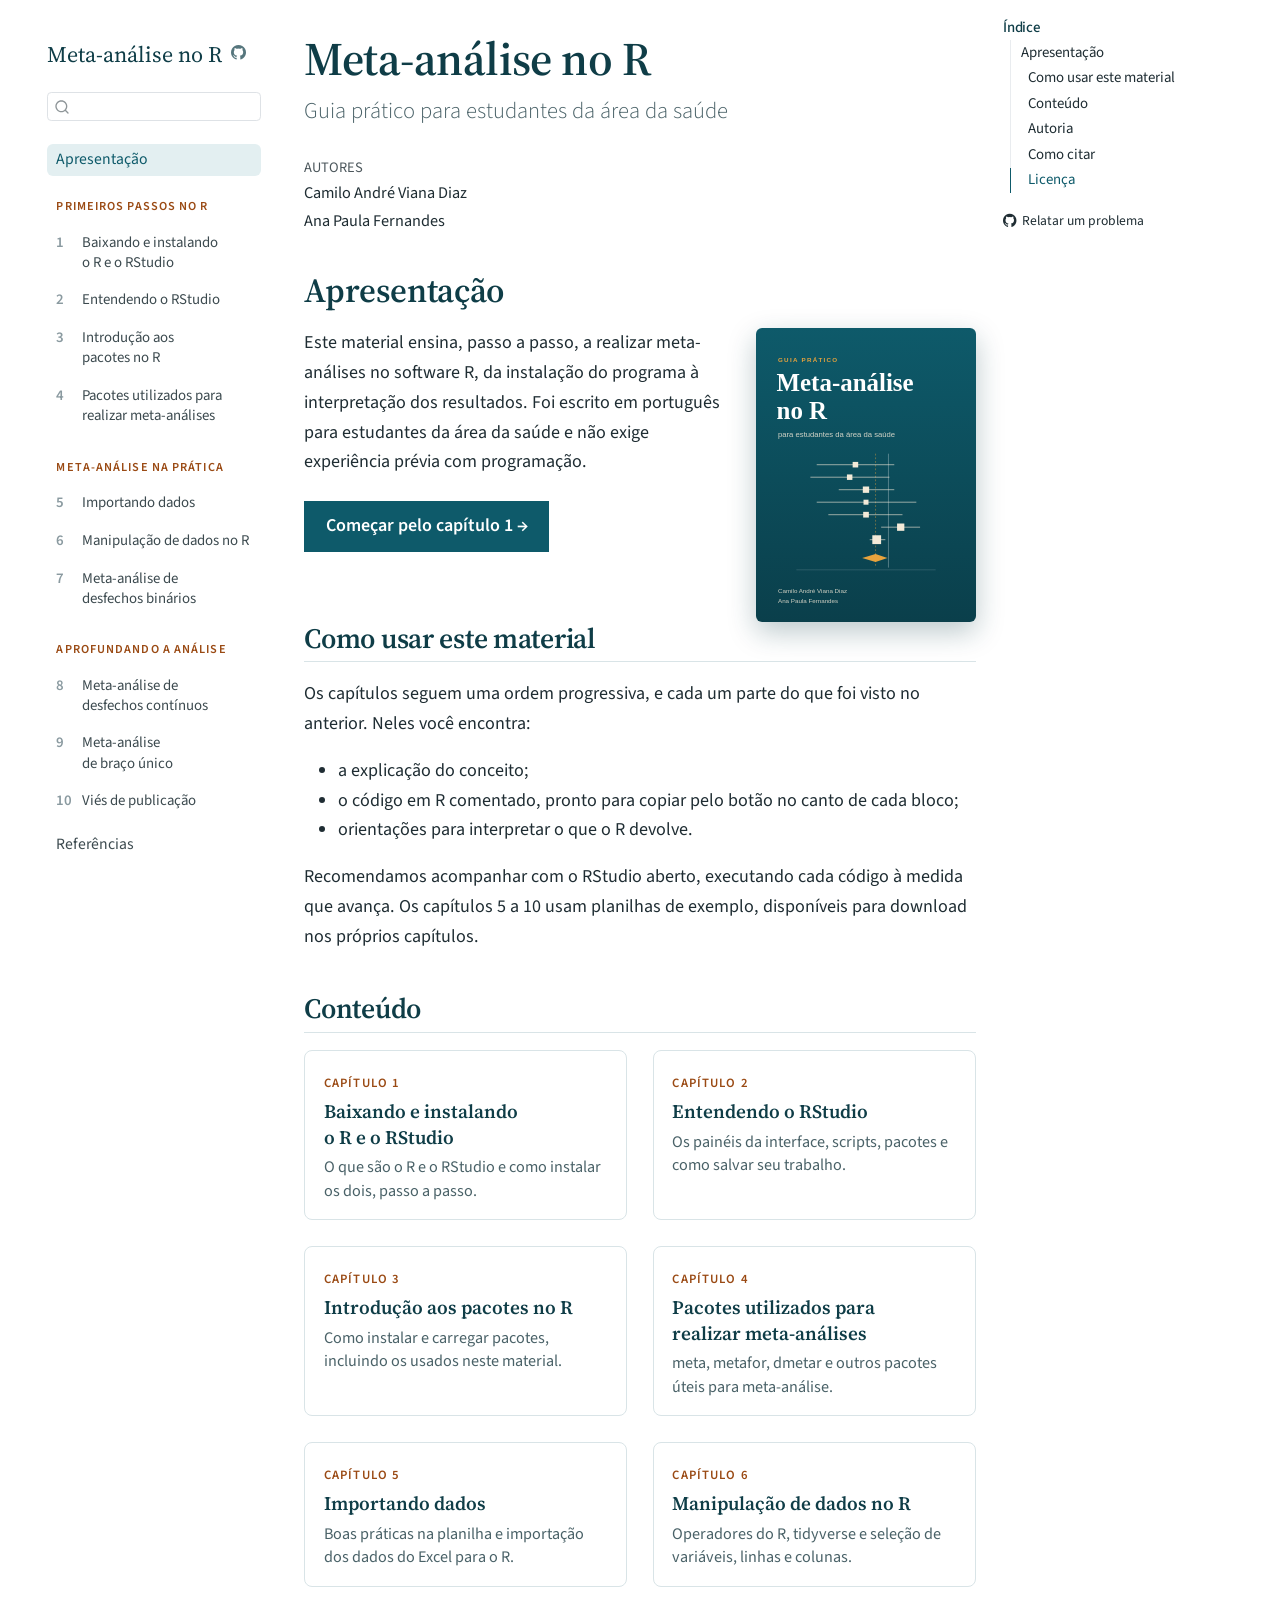
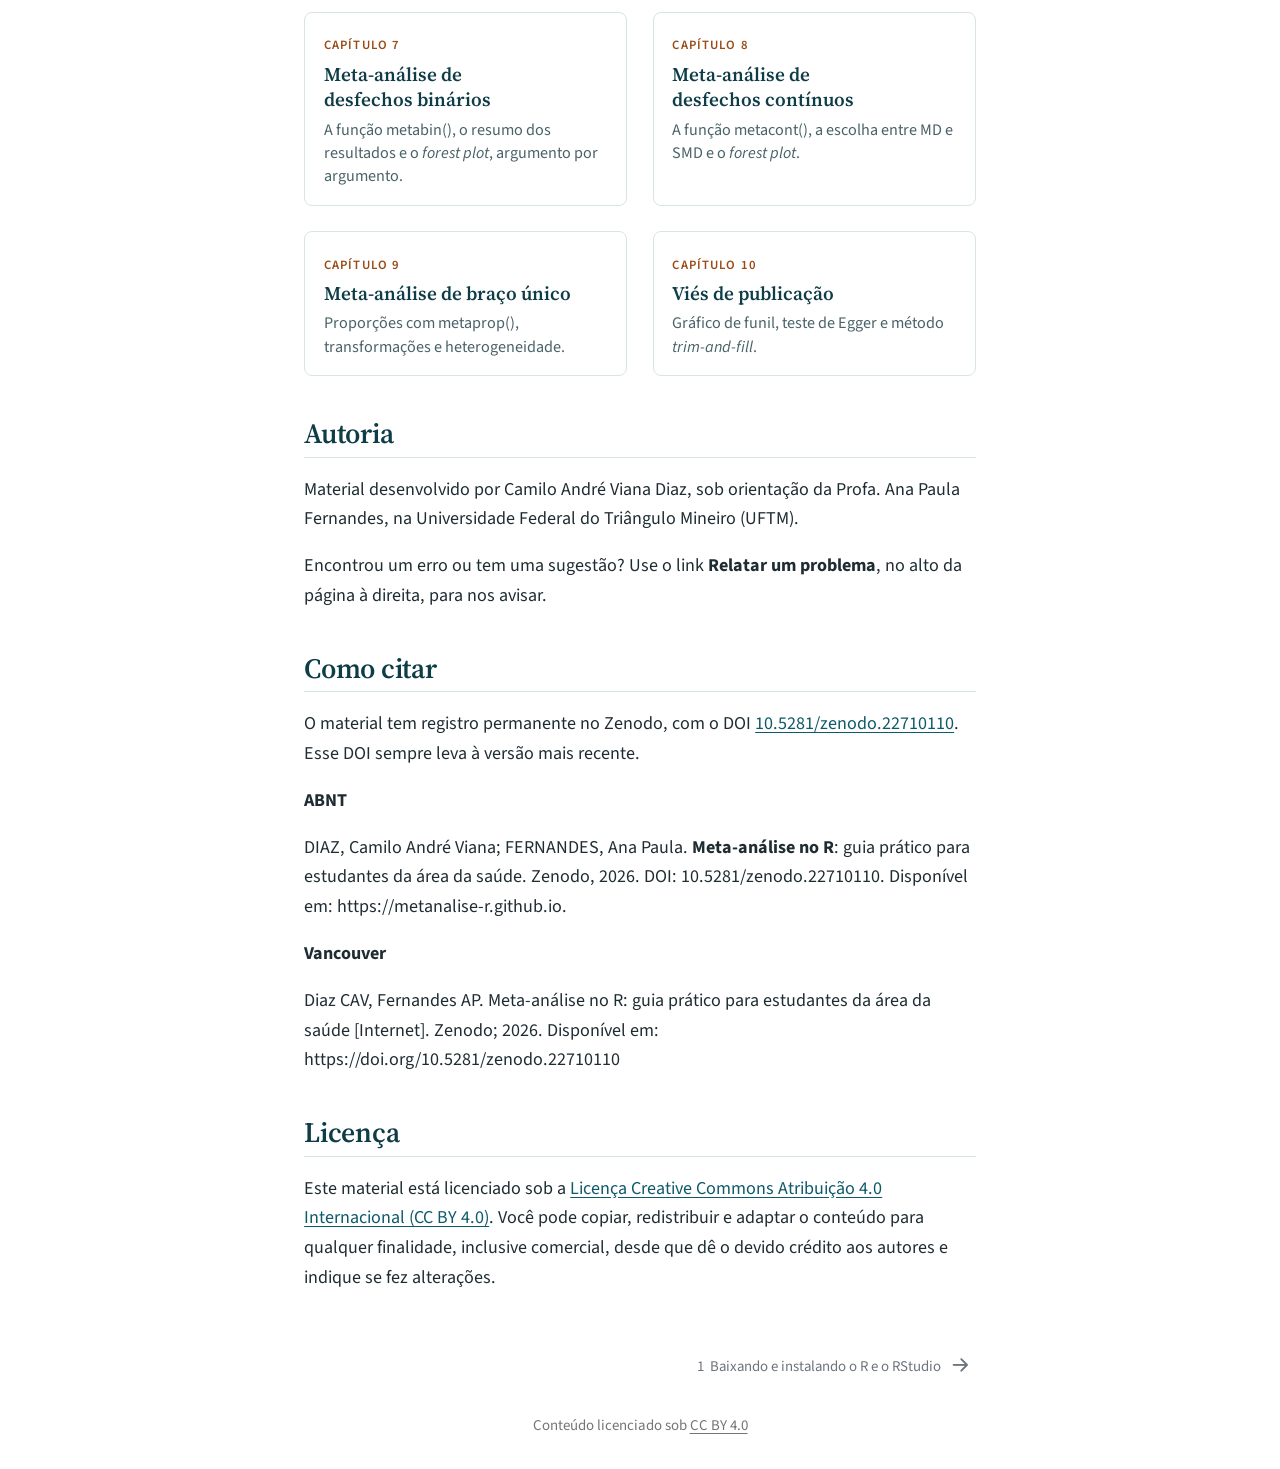
<file: index.html>
<!DOCTYPE html>
<html xmlns="http://www.w3.org/1999/xhtml" lang="pt" xml:lang="pt"><head>

<meta charset="utf-8">
<meta name="generator" content="quarto-1.8.25">

<meta name="viewport" content="width=device-width, initial-scale=1.0, user-scalable=yes">

<meta name="author" content="Camilo André Viana Diaz">
<meta name="author" content="Ana Paula Fernandes">

<title>Meta-análise no R</title>
<style>
code{white-space: pre-wrap;}
span.smallcaps{font-variant: small-caps;}
div.columns{display: flex; gap: min(4vw, 1.5em);}
div.column{flex: auto; overflow-x: auto;}
div.hanging-indent{margin-left: 1.5em; text-indent: -1.5em;}
ul.task-list{list-style: none;}
ul.task-list li input[type="checkbox"] {
  width: 0.8em;
  margin: 0 0.8em 0.2em -1em; /* quarto-specific, see https://github.com/quarto-dev/quarto-cli/issues/4556 */ 
  vertical-align: middle;
}
</style>


<script src="site_libs/quarto-nav/quarto-nav.js"></script>
<script src="site_libs/quarto-nav/headroom.min.js"></script>
<script src="site_libs/clipboard/clipboard.min.js"></script>
<script src="site_libs/quarto-search/autocomplete.umd.js"></script>
<script src="site_libs/quarto-search/fuse.min.js"></script>
<script src="site_libs/quarto-search/quarto-search.js"></script>
<meta name="quarto:offset" content="./">
<link href="./cap01-instalando-r-rstudio.html" rel="next">
<link href="./imagens/favicon.svg" rel="icon" type="image/svg+xml">
<script src="site_libs/quarto-html/quarto.js" type="module"></script>
<script src="site_libs/quarto-html/tabsets/tabsets.js" type="module"></script>
<script src="site_libs/quarto-html/axe/axe-check.js" type="module"></script>
<script src="site_libs/quarto-html/popper.min.js"></script>
<script src="site_libs/quarto-html/tippy.umd.min.js"></script>
<script src="site_libs/quarto-html/anchor.min.js"></script>
<link href="site_libs/quarto-html/tippy.css" rel="stylesheet">
<link href="site_libs/quarto-html/quarto-syntax-highlighting-b311067de9bb61c87081b7a4fd9bc435.css" rel="stylesheet" id="quarto-text-highlighting-styles">
<script src="site_libs/bootstrap/bootstrap.min.js"></script>
<link href="site_libs/bootstrap/bootstrap-icons.css" rel="stylesheet">
<link href="site_libs/bootstrap/bootstrap-8f8930871a6f83626bb31d1f1603a1c0.min.css" rel="stylesheet" append-hash="true" id="quarto-bootstrap" data-mode="light">
<script id="quarto-search-options" type="application/json">{
  "location": "sidebar",
  "copy-button": false,
  "collapse-after": 3,
  "panel-placement": "start",
  "type": "textbox",
  "limit": 50,
  "keyboard-shortcut": [
    "f",
    "/",
    "s"
  ],
  "show-item-context": false,
  "language": {
    "search-no-results-text": "Nenhum resultado",
    "search-matching-documents-text": "documentos correspondentes",
    "search-copy-link-title": "Copiar link para a busca",
    "search-hide-matches-text": "Esconder correspondências adicionais",
    "search-more-match-text": "mais correspondência neste documento",
    "search-more-matches-text": "mais correspondências neste documento",
    "search-clear-button-title": "Limpar",
    "search-text-placeholder": "",
    "search-detached-cancel-button-title": "Cancelar",
    "search-submit-button-title": "Enviar",
    "search-label": "Procurar"
  }
}</script>
<link rel="preconnect" href="https://fonts.googleapis.com">
<link rel="preconnect" href="https://fonts.gstatic.com" crossorigin="">
<link href="https://fonts.googleapis.com/css2?family=JetBrains+Mono:wght@400;600&amp;family=Source+Sans+3:ital,wght@0,400;0,600;1,400&amp;family=Source+Serif+4:opsz,wght@8..60,600&amp;display=swap" rel="stylesheet">


</head>

<body class="nav-sidebar floating quarto-light">

<div id="quarto-search-results"></div>
  <header id="quarto-header" class="headroom fixed-top">
  <nav class="quarto-secondary-nav">
    <div class="container-fluid d-flex">
      <button type="button" class="quarto-btn-toggle btn" data-bs-toggle="collapse" role="button" data-bs-target=".quarto-sidebar-collapse-item" aria-controls="quarto-sidebar" aria-expanded="false" aria-label="Alternar barra lateral" onclick="if (window.quartoToggleHeadroom) { window.quartoToggleHeadroom(); }">
        <i class="bi bi-layout-text-sidebar-reverse"></i>
      </button>
        <nav class="quarto-page-breadcrumbs" aria-label="breadcrumb"><ol class="breadcrumb"><li class="breadcrumb-item"><a href="./index.html">Apresentação</a></li></ol></nav>
        <a class="flex-grow-1" role="navigation" data-bs-toggle="collapse" data-bs-target=".quarto-sidebar-collapse-item" aria-controls="quarto-sidebar" aria-expanded="false" aria-label="Alternar barra lateral" onclick="if (window.quartoToggleHeadroom) { window.quartoToggleHeadroom(); }">      
        </a>
      <button type="button" class="btn quarto-search-button" aria-label="Procurar" onclick="window.quartoOpenSearch();">
        <i class="bi bi-search"></i>
      </button>
    </div>
  </nav>
</header>
<!-- content -->
<div id="quarto-content" class="quarto-container page-columns page-rows-contents page-layout-article">
<!-- sidebar -->
  <nav id="quarto-sidebar" class="sidebar collapse collapse-horizontal quarto-sidebar-collapse-item sidebar-navigation floating overflow-auto">
    <div class="pt-lg-2 mt-2 text-left sidebar-header sidebar-header-stacked">
      <a href="./index.html" class="sidebar-logo-link">
      </a>
    <div class="sidebar-title mb-0 py-0">
      <a href="./">Meta-análise no R</a> 
        <div class="sidebar-tools-main">
    <a href="https://github.com/metanalise-r/metanalise-r.github.io" title="Código fonte" class="quarto-navigation-tool px-1" aria-label="Código fonte"><i class="bi bi-github"></i></a>
</div>
    </div>
      </div>
        <div class="mt-2 flex-shrink-0 align-items-center">
        <div class="sidebar-search">
        <div id="quarto-search" class="" title="Procurar"></div>
        </div>
        </div>
    <div class="sidebar-menu-container"> 
    <ul class="list-unstyled mt-1">
        <li class="sidebar-item">
  <div class="sidebar-item-container"> 
  <a href="./index.html" class="sidebar-item-text sidebar-link active">
 <span class="menu-text">Apresentação</span></a>
  </div>
</li>
        <li class="sidebar-item sidebar-item-section">
      <div class="sidebar-item-container"> 
            <a class="sidebar-item-text sidebar-link text-start" data-bs-toggle="collapse" data-bs-target="#quarto-sidebar-section-1" role="navigation" aria-expanded="true">
 <span class="menu-text">Primeiros passos no R</span></a>
          <a class="sidebar-item-toggle text-start" data-bs-toggle="collapse" data-bs-target="#quarto-sidebar-section-1" role="navigation" aria-expanded="true" aria-label="Alternar seção">
            <i class="bi bi-chevron-right ms-2"></i>
          </a> 
      </div>
      <ul id="quarto-sidebar-section-1" class="collapse list-unstyled sidebar-section depth1 show">  
          <li class="sidebar-item">
  <div class="sidebar-item-container"> 
  <a href="./cap01-instalando-r-rstudio.html" class="sidebar-item-text sidebar-link">
 <span class="menu-text"><span class="chapter-number">1</span>&nbsp; <span class="chapter-title">Baixando e instalando o R e o RStudio</span></span></a>
  </div>
</li>
          <li class="sidebar-item">
  <div class="sidebar-item-container"> 
  <a href="./cap02-entendendo-rstudio.html" class="sidebar-item-text sidebar-link">
 <span class="menu-text"><span class="chapter-number">2</span>&nbsp; <span class="chapter-title">Entendendo o RStudio</span></span></a>
  </div>
</li>
          <li class="sidebar-item">
  <div class="sidebar-item-container"> 
  <a href="./cap03-introducao-pacotes.html" class="sidebar-item-text sidebar-link">
 <span class="menu-text"><span class="chapter-number">3</span>&nbsp; <span class="chapter-title">Introdução aos pacotes no R</span></span></a>
  </div>
</li>
          <li class="sidebar-item">
  <div class="sidebar-item-container"> 
  <a href="./cap04-pacotes-metanalise.html" class="sidebar-item-text sidebar-link">
 <span class="menu-text"><span class="chapter-number">4</span>&nbsp; <span class="chapter-title">Pacotes utilizados para realizar meta-análises</span></span></a>
  </div>
</li>
      </ul>
  </li>
        <li class="sidebar-item sidebar-item-section">
      <div class="sidebar-item-container"> 
            <a class="sidebar-item-text sidebar-link text-start" data-bs-toggle="collapse" data-bs-target="#quarto-sidebar-section-2" role="navigation" aria-expanded="true">
 <span class="menu-text">Meta-análise na prática</span></a>
          <a class="sidebar-item-toggle text-start" data-bs-toggle="collapse" data-bs-target="#quarto-sidebar-section-2" role="navigation" aria-expanded="true" aria-label="Alternar seção">
            <i class="bi bi-chevron-right ms-2"></i>
          </a> 
      </div>
      <ul id="quarto-sidebar-section-2" class="collapse list-unstyled sidebar-section depth1 show">  
          <li class="sidebar-item">
  <div class="sidebar-item-container"> 
  <a href="./cap05-importando-dados.html" class="sidebar-item-text sidebar-link">
 <span class="menu-text"><span class="chapter-number">5</span>&nbsp; <span class="chapter-title">Importando dados</span></span></a>
  </div>
</li>
          <li class="sidebar-item">
  <div class="sidebar-item-container"> 
  <a href="./cap06-manipulacao-dados.html" class="sidebar-item-text sidebar-link">
 <span class="menu-text"><span class="chapter-number">6</span>&nbsp; <span class="chapter-title">Manipulação de dados no R</span></span></a>
  </div>
</li>
          <li class="sidebar-item">
  <div class="sidebar-item-container"> 
  <a href="./cap07-metanalise-binarios.html" class="sidebar-item-text sidebar-link">
 <span class="menu-text"><span class="chapter-number">7</span>&nbsp; <span class="chapter-title">Meta-análise de desfechos binários</span></span></a>
  </div>
</li>
      </ul>
  </li>
        <li class="sidebar-item sidebar-item-section">
      <div class="sidebar-item-container"> 
            <a class="sidebar-item-text sidebar-link text-start" data-bs-toggle="collapse" data-bs-target="#quarto-sidebar-section-3" role="navigation" aria-expanded="true">
 <span class="menu-text">Aprofundando a análise</span></a>
          <a class="sidebar-item-toggle text-start" data-bs-toggle="collapse" data-bs-target="#quarto-sidebar-section-3" role="navigation" aria-expanded="true" aria-label="Alternar seção">
            <i class="bi bi-chevron-right ms-2"></i>
          </a> 
      </div>
      <ul id="quarto-sidebar-section-3" class="collapse list-unstyled sidebar-section depth1 show">  
          <li class="sidebar-item">
  <div class="sidebar-item-container"> 
  <a href="./cap08-metanalise-continuos.html" class="sidebar-item-text sidebar-link">
 <span class="menu-text"><span class="chapter-number">8</span>&nbsp; <span class="chapter-title">Meta-análise de desfechos contínuos</span></span></a>
  </div>
</li>
          <li class="sidebar-item">
  <div class="sidebar-item-container"> 
  <a href="./cap09-metanalise-braco-unico.html" class="sidebar-item-text sidebar-link">
 <span class="menu-text"><span class="chapter-number">9</span>&nbsp; <span class="chapter-title">Meta-análise de braço único</span></span></a>
  </div>
</li>
          <li class="sidebar-item">
  <div class="sidebar-item-container"> 
  <a href="./cap10-vies-publicacao.html" class="sidebar-item-text sidebar-link">
 <span class="menu-text"><span class="chapter-number">10</span>&nbsp; <span class="chapter-title">Viés de publicação</span></span></a>
  </div>
</li>
      </ul>
  </li>
        <li class="sidebar-item">
  <div class="sidebar-item-container"> 
  <a href="./referencias.html" class="sidebar-item-text sidebar-link">
 <span class="menu-text">Referências</span></a>
  </div>
</li>
    </ul>
    </div>
</nav>
<div id="quarto-sidebar-glass" class="quarto-sidebar-collapse-item" data-bs-toggle="collapse" data-bs-target=".quarto-sidebar-collapse-item"></div>
<!-- margin-sidebar -->
    <div id="quarto-margin-sidebar" class="sidebar margin-sidebar">
        <nav id="TOC" role="doc-toc" class="toc-active">
    <h2 id="toc-title">Índice</h2>
   
  <ul>
  <li><a href="#apresentação" id="toc-apresentação" class="nav-link active" data-scroll-target="#apresentação">Apresentação</a>
  <ul class="collapse">
  <li><a href="#como-usar-este-material" id="toc-como-usar-este-material" class="nav-link" data-scroll-target="#como-usar-este-material">Como usar este material</a></li>
  <li><a href="#conteúdo" id="toc-conteúdo" class="nav-link" data-scroll-target="#conteúdo">Conteúdo</a></li>
  <li><a href="#autoria" id="toc-autoria" class="nav-link" data-scroll-target="#autoria">Autoria</a></li>
  <li><a href="#como-citar" id="toc-como-citar" class="nav-link" data-scroll-target="#como-citar">Como citar</a></li>
  <li><a href="#licença" id="toc-licença" class="nav-link" data-scroll-target="#licença">Licença</a></li>
  </ul></li>
  </ul>
<div class="toc-actions"><ul><li><a href="https://github.com/metanalise-r/metanalise-r.github.io/issues/new" class="toc-action"><i class="bi bi-github"></i>Relatar um problema</a></li></ul></div></nav>
    </div>
<!-- main -->
<main class="content" id="quarto-document-content">

<header id="title-block-header" class="quarto-title-block default">
<div class="quarto-title">
<h1 class="title">Meta-análise no R</h1>
<p class="subtitle lead">Guia prático para estudantes da área da saúde</p>
</div>



<div class="quarto-title-meta">

    <div>
    <div class="quarto-title-meta-heading">Autores</div>
    <div class="quarto-title-meta-contents">
             <p>Camilo André Viana Diaz </p>
             <p>Ana Paula Fernandes </p>
          </div>
  </div>
    
  
    
  </div>
  


</header>



<section id="apresentação" class="level1 unnumbered">
<h1 class="unnumbered">Apresentação</h1><p><img src="imagens/capa.svg" title="Meta-análise no R" class="quarto-cover-image nolightbox img-fluid" alt="Capa do livro Meta-análise no R, com um forest plot estilizado"></p>
<p>Este material ensina, passo a passo, a realizar meta-análises no software R, da instalação do programa à interpretação dos resultados. Foi escrito em português para estudantes da área da saúde e não exige experiência prévia com programação.</p>
<p><a href="./cap01-instalando-r-rstudio.html" class="btn btn-primary btn-comecar">Começar pelo capítulo 1 →</a></p>
<section id="como-usar-este-material" class="level2">
<h2 class="anchored" data-anchor-id="como-usar-este-material">Como usar este material</h2>
<p>Os capítulos seguem uma ordem progressiva, e cada um parte do que foi visto no anterior. Neles você encontra:</p>
<ul>
<li>a explicação do conceito;</li>
<li>o código em R comentado, pronto para copiar pelo botão no canto de cada bloco;</li>
<li>orientações para interpretar o que o R devolve.</li>
</ul>
<p>Recomendamos acompanhar com o RStudio aberto, executando cada código à medida que avança. Os capítulos 5 a 10 usam planilhas de exemplo, disponíveis para download nos próprios capítulos.</p>
</section>
<section id="conteúdo" class="level2">
<h2 class="anchored" data-anchor-id="conteúdo">Conteúdo</h2>
<div class="grid cartoes">
<div class="g-col-12 g-col-md-6 cartao">
<p><span class="cartao-num">Capítulo 1</span></p>
<p><span class="cartao-titulo"><a href="./cap01-instalando-r-rstudio.html">Baixando e instalando o R e o RStudio</a></span></p>
<p><span class="cartao-desc">O que são o R e o RStudio e como instalar os dois, passo a passo.</span></p>
</div>
<div class="g-col-12 g-col-md-6 cartao">
<p><span class="cartao-num">Capítulo 2</span></p>
<p><span class="cartao-titulo"><a href="./cap02-entendendo-rstudio.html">Entendendo o RStudio</a></span></p>
<p><span class="cartao-desc">Os painéis da interface, scripts, pacotes e como salvar seu trabalho.</span></p>
</div>
<div class="g-col-12 g-col-md-6 cartao">
<p><span class="cartao-num">Capítulo 3</span></p>
<p><span class="cartao-titulo"><a href="./cap03-introducao-pacotes.html">Introdução aos pacotes no R</a></span></p>
<p><span class="cartao-desc">Como instalar e carregar pacotes, incluindo os usados neste material.</span></p>
</div>
<div class="g-col-12 g-col-md-6 cartao">
<p><span class="cartao-num">Capítulo 4</span></p>
<p><span class="cartao-titulo"><a href="./cap04-pacotes-metanalise.html">Pacotes utilizados para realizar meta-análises</a></span></p>
<p><span class="cartao-desc">meta, metafor, dmetar e outros pacotes úteis para meta-análise.</span></p>
</div>
<div class="g-col-12 g-col-md-6 cartao">
<p><span class="cartao-num">Capítulo 5</span></p>
<p><span class="cartao-titulo"><a href="./cap05-importando-dados.html">Importando dados</a></span></p>
<p><span class="cartao-desc">Boas práticas na planilha e importação dos dados do Excel para o R.</span></p>
</div>
<div class="g-col-12 g-col-md-6 cartao">
<p><span class="cartao-num">Capítulo 6</span></p>
<p><span class="cartao-titulo"><a href="./cap06-manipulacao-dados.html">Manipulação de dados no R</a></span></p>
<p><span class="cartao-desc">Operadores do R, tidyverse e seleção de variáveis, linhas e colunas.</span></p>
</div>
<div class="g-col-12 g-col-md-6 cartao">
<p><span class="cartao-num">Capítulo 7</span></p>
<p><span class="cartao-titulo"><a href="./cap07-metanalise-binarios.html">Meta-análise de desfechos binários</a></span></p>
<p><span class="cartao-desc">A função metabin(), o resumo dos resultados e o <em>forest plot</em>, argumento por argumento.</span></p>
</div>
<div class="g-col-12 g-col-md-6 cartao">
<p><span class="cartao-num">Capítulo 8</span></p>
<p><span class="cartao-titulo"><a href="./cap08-metanalise-continuos.html">Meta-análise de desfechos contínuos</a></span></p>
<p><span class="cartao-desc">A função metacont(), a escolha entre MD e SMD e o <em>forest plot</em>.</span></p>
</div>
<div class="g-col-12 g-col-md-6 cartao">
<p><span class="cartao-num">Capítulo 9</span></p>
<p><span class="cartao-titulo"><a href="./cap09-metanalise-braco-unico.html">Meta-análise de braço único</a></span></p>
<p><span class="cartao-desc">Proporções com metaprop(), transformações e heterogeneidade.</span></p>
</div>
<div class="g-col-12 g-col-md-6 cartao">
<p><span class="cartao-num">Capítulo 10</span></p>
<p><span class="cartao-titulo"><a href="./cap10-vies-publicacao.html">Viés de publicação</a></span></p>
<p><span class="cartao-desc">Gráfico de funil, teste de Egger e método <em>trim-and-fill</em>.</span></p>
</div>
</div>
</section>
<section id="autoria" class="level2">
<h2 class="anchored" data-anchor-id="autoria">Autoria</h2>
<p>Material desenvolvido por Camilo André Viana Diaz, sob orientação da Profa. Ana Paula Fernandes, na Universidade Federal do Triângulo Mineiro (UFTM).</p>
<p>Encontrou um erro ou tem uma sugestão? Use o link <strong>Relatar um problema</strong>, no alto da página à direita, para nos avisar.</p>
</section>
<section id="como-citar" class="level2">
<h2 class="anchored" data-anchor-id="como-citar">Como citar</h2>
<p>O material tem registro permanente no Zenodo, com o DOI <a href="https://doi.org/10.5281/zenodo.22710110">10.5281/zenodo.22710110</a>. Esse DOI sempre leva à versão mais recente.</p>
<p><strong>ABNT</strong></p>
<p>DIAZ, Camilo André Viana; FERNANDES, Ana Paula. <strong>Meta-análise no R</strong>: guia prático para estudantes da área da saúde. Zenodo, 2026. DOI: 10.5281/zenodo.22710110. Disponível em: https://metanalise-r.github.io.</p>
<p><strong>Vancouver</strong></p>
<p>Diaz CAV, Fernandes AP. Meta-análise no R: guia prático para estudantes da área da saúde [Internet]. Zenodo; 2026. Disponível em: https://doi.org/10.5281/zenodo.22710110</p>
</section>
<section id="licença" class="level2">
<h2 class="anchored" data-anchor-id="licença">Licença</h2>
<p>Este material está licenciado sob a <a href="https://creativecommons.org/licenses/by/4.0/deed.pt-br">Licença Creative Commons Atribuição 4.0 Internacional (CC BY 4.0)</a>. Você pode copiar, redistribuir e adaptar o conteúdo para qualquer finalidade, inclusive comercial, desde que dê o devido crédito aos autores e indique se fez alterações.</p>


</section>
</section>

</main> <!-- /main -->
<script id="quarto-html-after-body" type="application/javascript">
  window.document.addEventListener("DOMContentLoaded", function (event) {
    const icon = "";
    const anchorJS = new window.AnchorJS();
    anchorJS.options = {
      placement: 'right',
      icon: icon
    };
    anchorJS.add('.anchored');
    const isCodeAnnotation = (el) => {
      for (const clz of el.classList) {
        if (clz.startsWith('code-annotation-')) {                     
          return true;
        }
      }
      return false;
    }
    const onCopySuccess = function(e) {
      // button target
      const button = e.trigger;
      // don't keep focus
      button.blur();
      // flash "checked"
      button.classList.add('code-copy-button-checked');
      var currentTitle = button.getAttribute("title");
      button.setAttribute("title", "Copiada");
      let tooltip;
      if (window.bootstrap) {
        button.setAttribute("data-bs-toggle", "tooltip");
        button.setAttribute("data-bs-placement", "left");
        button.setAttribute("data-bs-title", "Copiada");
        tooltip = new bootstrap.Tooltip(button, 
          { trigger: "manual", 
            customClass: "code-copy-button-tooltip",
            offset: [0, -8]});
        tooltip.show();    
      }
      setTimeout(function() {
        if (tooltip) {
          tooltip.hide();
          button.removeAttribute("data-bs-title");
          button.removeAttribute("data-bs-toggle");
          button.removeAttribute("data-bs-placement");
        }
        button.setAttribute("title", currentTitle);
        button.classList.remove('code-copy-button-checked');
      }, 1000);
      // clear code selection
      e.clearSelection();
    }
    const getTextToCopy = function(trigger) {
      const outerScaffold = trigger.parentElement.cloneNode(true);
      const codeEl = outerScaffold.querySelector('code');
      for (const childEl of codeEl.children) {
        if (isCodeAnnotation(childEl)) {
          childEl.remove();
        }
      }
      return codeEl.innerText;
    }
    const clipboard = new window.ClipboardJS('.code-copy-button:not([data-in-quarto-modal])', {
      text: getTextToCopy
    });
    clipboard.on('success', onCopySuccess);
    if (window.document.getElementById('quarto-embedded-source-code-modal')) {
      const clipboardModal = new window.ClipboardJS('.code-copy-button[data-in-quarto-modal]', {
        text: getTextToCopy,
        container: window.document.getElementById('quarto-embedded-source-code-modal')
      });
      clipboardModal.on('success', onCopySuccess);
    }
      var localhostRegex = new RegExp(/^(?:http|https):\/\/localhost\:?[0-9]*\//);
      var mailtoRegex = new RegExp(/^mailto:/);
        var filterRegex = new RegExp("https:\/\/metanalise-r\.github\.io");
      var isInternal = (href) => {
          return filterRegex.test(href) || localhostRegex.test(href) || mailtoRegex.test(href);
      }
      // Inspect non-navigation links and adorn them if external
     var links = window.document.querySelectorAll('a[href]:not(.nav-link):not(.navbar-brand):not(.toc-action):not(.sidebar-link):not(.sidebar-item-toggle):not(.pagination-link):not(.no-external):not([aria-hidden]):not(.dropdown-item):not(.quarto-navigation-tool):not(.about-link)');
      for (var i=0; i<links.length; i++) {
        const link = links[i];
        if (!isInternal(link.href)) {
          // undo the damage that might have been done by quarto-nav.js in the case of
          // links that we want to consider external
          if (link.dataset.originalHref !== undefined) {
            link.href = link.dataset.originalHref;
          }
        }
      }
    function tippyHover(el, contentFn, onTriggerFn, onUntriggerFn) {
      const config = {
        allowHTML: true,
        maxWidth: 500,
        delay: 100,
        arrow: false,
        appendTo: function(el) {
            return el.parentElement;
        },
        interactive: true,
        interactiveBorder: 10,
        theme: 'quarto',
        placement: 'bottom-start',
      };
      if (contentFn) {
        config.content = contentFn;
      }
      if (onTriggerFn) {
        config.onTrigger = onTriggerFn;
      }
      if (onUntriggerFn) {
        config.onUntrigger = onUntriggerFn;
      }
      window.tippy(el, config); 
    }
    const noterefs = window.document.querySelectorAll('a[role="doc-noteref"]');
    for (var i=0; i<noterefs.length; i++) {
      const ref = noterefs[i];
      tippyHover(ref, function() {
        // use id or data attribute instead here
        let href = ref.getAttribute('data-footnote-href') || ref.getAttribute('href');
        try { href = new URL(href).hash; } catch {}
        const id = href.replace(/^#\/?/, "");
        const note = window.document.getElementById(id);
        if (note) {
          return note.innerHTML;
        } else {
          return "";
        }
      });
    }
    const xrefs = window.document.querySelectorAll('a.quarto-xref');
    const processXRef = (id, note) => {
      // Strip column container classes
      const stripColumnClz = (el) => {
        el.classList.remove("page-full", "page-columns");
        if (el.children) {
          for (const child of el.children) {
            stripColumnClz(child);
          }
        }
      }
      stripColumnClz(note)
      if (id === null || id.startsWith('sec-')) {
        // Special case sections, only their first couple elements
        const container = document.createElement("div");
        if (note.children && note.children.length > 2) {
          container.appendChild(note.children[0].cloneNode(true));
          for (let i = 1; i < note.children.length; i++) {
            const child = note.children[i];
            if (child.tagName === "P" && child.innerText === "") {
              continue;
            } else {
              container.appendChild(child.cloneNode(true));
              break;
            }
          }
          if (window.Quarto?.typesetMath) {
            window.Quarto.typesetMath(container);
          }
          return container.innerHTML
        } else {
          if (window.Quarto?.typesetMath) {
            window.Quarto.typesetMath(note);
          }
          return note.innerHTML;
        }
      } else {
        // Remove any anchor links if they are present
        const anchorLink = note.querySelector('a.anchorjs-link');
        if (anchorLink) {
          anchorLink.remove();
        }
        if (window.Quarto?.typesetMath) {
          window.Quarto.typesetMath(note);
        }
        if (note.classList.contains("callout")) {
          return note.outerHTML;
        } else {
          return note.innerHTML;
        }
      }
    }
    for (var i=0; i<xrefs.length; i++) {
      const xref = xrefs[i];
      tippyHover(xref, undefined, function(instance) {
        instance.disable();
        let url = xref.getAttribute('href');
        let hash = undefined; 
        if (url.startsWith('#')) {
          hash = url;
        } else {
          try { hash = new URL(url).hash; } catch {}
        }
        if (hash) {
          const id = hash.replace(/^#\/?/, "");
          const note = window.document.getElementById(id);
          if (note !== null) {
            try {
              const html = processXRef(id, note.cloneNode(true));
              instance.setContent(html);
            } finally {
              instance.enable();
              instance.show();
            }
          } else {
            // See if we can fetch this
            fetch(url.split('#')[0])
            .then(res => res.text())
            .then(html => {
              const parser = new DOMParser();
              const htmlDoc = parser.parseFromString(html, "text/html");
              const note = htmlDoc.getElementById(id);
              if (note !== null) {
                const html = processXRef(id, note);
                instance.setContent(html);
              } 
            }).finally(() => {
              instance.enable();
              instance.show();
            });
          }
        } else {
          // See if we can fetch a full url (with no hash to target)
          // This is a special case and we should probably do some content thinning / targeting
          fetch(url)
          .then(res => res.text())
          .then(html => {
            const parser = new DOMParser();
            const htmlDoc = parser.parseFromString(html, "text/html");
            const note = htmlDoc.querySelector('main.content');
            if (note !== null) {
              // This should only happen for chapter cross references
              // (since there is no id in the URL)
              // remove the first header
              if (note.children.length > 0 && note.children[0].tagName === "HEADER") {
                note.children[0].remove();
              }
              const html = processXRef(null, note);
              instance.setContent(html);
            } 
          }).finally(() => {
            instance.enable();
            instance.show();
          });
        }
      }, function(instance) {
      });
    }
        let selectedAnnoteEl;
        const selectorForAnnotation = ( cell, annotation) => {
          let cellAttr = 'data-code-cell="' + cell + '"';
          let lineAttr = 'data-code-annotation="' +  annotation + '"';
          const selector = 'span[' + cellAttr + '][' + lineAttr + ']';
          return selector;
        }
        const selectCodeLines = (annoteEl) => {
          const doc = window.document;
          const targetCell = annoteEl.getAttribute("data-target-cell");
          const targetAnnotation = annoteEl.getAttribute("data-target-annotation");
          const annoteSpan = window.document.querySelector(selectorForAnnotation(targetCell, targetAnnotation));
          const lines = annoteSpan.getAttribute("data-code-lines").split(",");
          const lineIds = lines.map((line) => {
            return targetCell + "-" + line;
          })
          let top = null;
          let height = null;
          let parent = null;
          if (lineIds.length > 0) {
              //compute the position of the single el (top and bottom and make a div)
              const el = window.document.getElementById(lineIds[0]);
              top = el.offsetTop;
              height = el.offsetHeight;
              parent = el.parentElement.parentElement;
            if (lineIds.length > 1) {
              const lastEl = window.document.getElementById(lineIds[lineIds.length - 1]);
              const bottom = lastEl.offsetTop + lastEl.offsetHeight;
              height = bottom - top;
            }
            if (top !== null && height !== null && parent !== null) {
              // cook up a div (if necessary) and position it 
              let div = window.document.getElementById("code-annotation-line-highlight");
              if (div === null) {
                div = window.document.createElement("div");
                div.setAttribute("id", "code-annotation-line-highlight");
                div.style.position = 'absolute';
                parent.appendChild(div);
              }
              div.style.top = top - 2 + "px";
              div.style.height = height + 4 + "px";
              div.style.left = 0;
              let gutterDiv = window.document.getElementById("code-annotation-line-highlight-gutter");
              if (gutterDiv === null) {
                gutterDiv = window.document.createElement("div");
                gutterDiv.setAttribute("id", "code-annotation-line-highlight-gutter");
                gutterDiv.style.position = 'absolute';
                const codeCell = window.document.getElementById(targetCell);
                const gutter = codeCell.querySelector('.code-annotation-gutter');
                gutter.appendChild(gutterDiv);
              }
              gutterDiv.style.top = top - 2 + "px";
              gutterDiv.style.height = height + 4 + "px";
            }
            selectedAnnoteEl = annoteEl;
          }
        };
        const unselectCodeLines = () => {
          const elementsIds = ["code-annotation-line-highlight", "code-annotation-line-highlight-gutter"];
          elementsIds.forEach((elId) => {
            const div = window.document.getElementById(elId);
            if (div) {
              div.remove();
            }
          });
          selectedAnnoteEl = undefined;
        };
          // Handle positioning of the toggle
      window.addEventListener(
        "resize",
        throttle(() => {
          elRect = undefined;
          if (selectedAnnoteEl) {
            selectCodeLines(selectedAnnoteEl);
          }
        }, 10)
      );
      function throttle(fn, ms) {
      let throttle = false;
      let timer;
        return (...args) => {
          if(!throttle) { // first call gets through
              fn.apply(this, args);
              throttle = true;
          } else { // all the others get throttled
              if(timer) clearTimeout(timer); // cancel #2
              timer = setTimeout(() => {
                fn.apply(this, args);
                timer = throttle = false;
              }, ms);
          }
        };
      }
        // Attach click handler to the DT
        const annoteDls = window.document.querySelectorAll('dt[data-target-cell]');
        for (const annoteDlNode of annoteDls) {
          annoteDlNode.addEventListener('click', (event) => {
            const clickedEl = event.target;
            if (clickedEl !== selectedAnnoteEl) {
              unselectCodeLines();
              const activeEl = window.document.querySelector('dt[data-target-cell].code-annotation-active');
              if (activeEl) {
                activeEl.classList.remove('code-annotation-active');
              }
              selectCodeLines(clickedEl);
              clickedEl.classList.add('code-annotation-active');
            } else {
              // Unselect the line
              unselectCodeLines();
              clickedEl.classList.remove('code-annotation-active');
            }
          });
        }
    const findCites = (el) => {
      const parentEl = el.parentElement;
      if (parentEl) {
        const cites = parentEl.dataset.cites;
        if (cites) {
          return {
            el,
            cites: cites.split(' ')
          };
        } else {
          return findCites(el.parentElement)
        }
      } else {
        return undefined;
      }
    };
    var bibliorefs = window.document.querySelectorAll('a[role="doc-biblioref"]');
    for (var i=0; i<bibliorefs.length; i++) {
      const ref = bibliorefs[i];
      const citeInfo = findCites(ref);
      if (citeInfo) {
        tippyHover(citeInfo.el, function() {
          var popup = window.document.createElement('div');
          citeInfo.cites.forEach(function(cite) {
            var citeDiv = window.document.createElement('div');
            citeDiv.classList.add('hanging-indent');
            citeDiv.classList.add('csl-entry');
            var biblioDiv = window.document.getElementById('ref-' + cite);
            if (biblioDiv) {
              citeDiv.innerHTML = biblioDiv.innerHTML;
            }
            popup.appendChild(citeDiv);
          });
          return popup.innerHTML;
        });
      }
    }
  });
  </script>
<nav class="page-navigation">
  <div class="nav-page nav-page-previous">
  </div>
  <div class="nav-page nav-page-next">
      <a href="./cap01-instalando-r-rstudio.html" class="pagination-link" aria-label="Baixando e instalando o R e o RStudio">
        <span class="nav-page-text"><span class="chapter-number">1</span>&nbsp; <span class="chapter-title">Baixando e instalando o R e o RStudio</span></span> <i class="bi bi-arrow-right-short"></i>
      </a>
  </div>
</nav>
</div> <!-- /content -->
<footer class="footer">
  <div class="nav-footer">
    <div class="nav-footer-left">
      &nbsp;
    </div>   
    <div class="nav-footer-center">
<p>Conteúdo licenciado sob <a href="https://creativecommons.org/licenses/by/4.0/deed.pt-br">CC BY 4.0</a></p>
<div class="toc-actions d-sm-block d-md-none"><ul><li><a href="https://github.com/metanalise-r/metanalise-r.github.io/issues/new" class="toc-action"><i class="bi bi-github"></i>Relatar um problema</a></li></ul></div></div>
    <div class="nav-footer-right">
      &nbsp;
    </div>
  </div>
</footer>




</body></html>
</file>
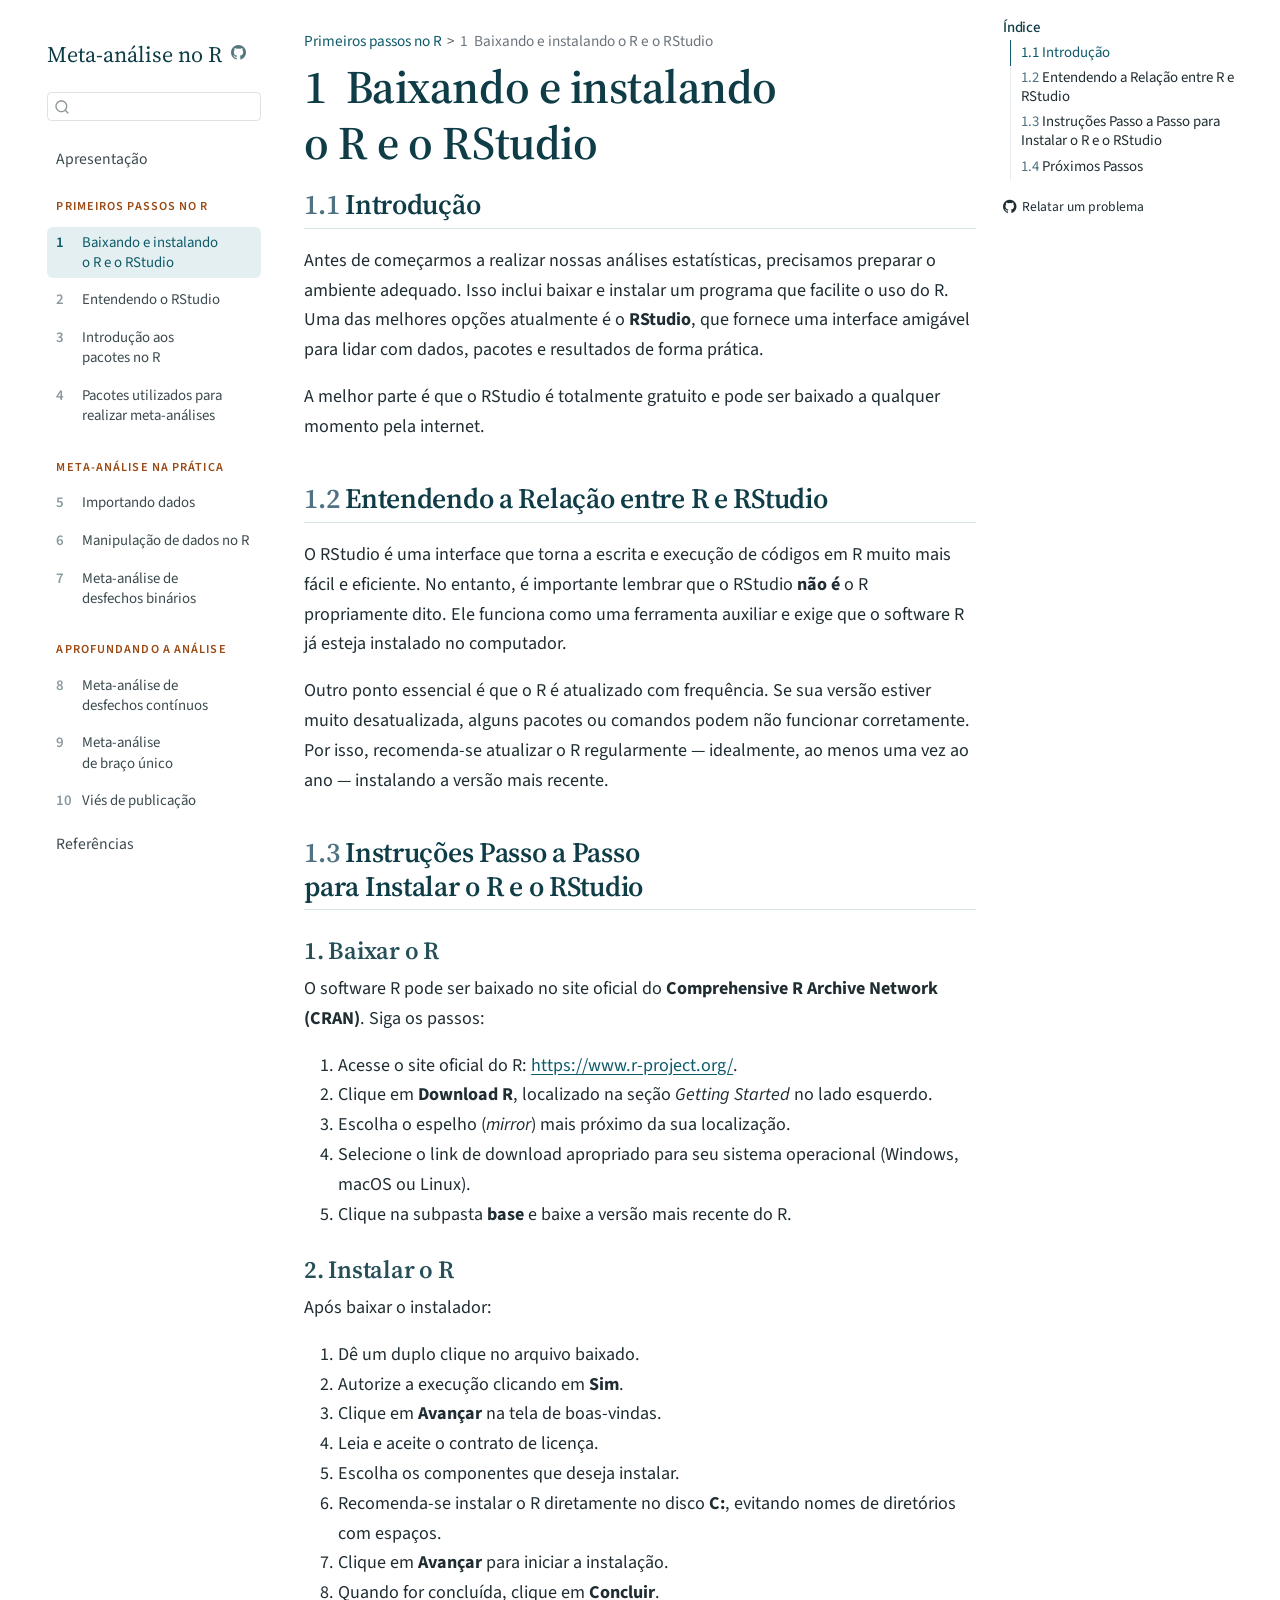
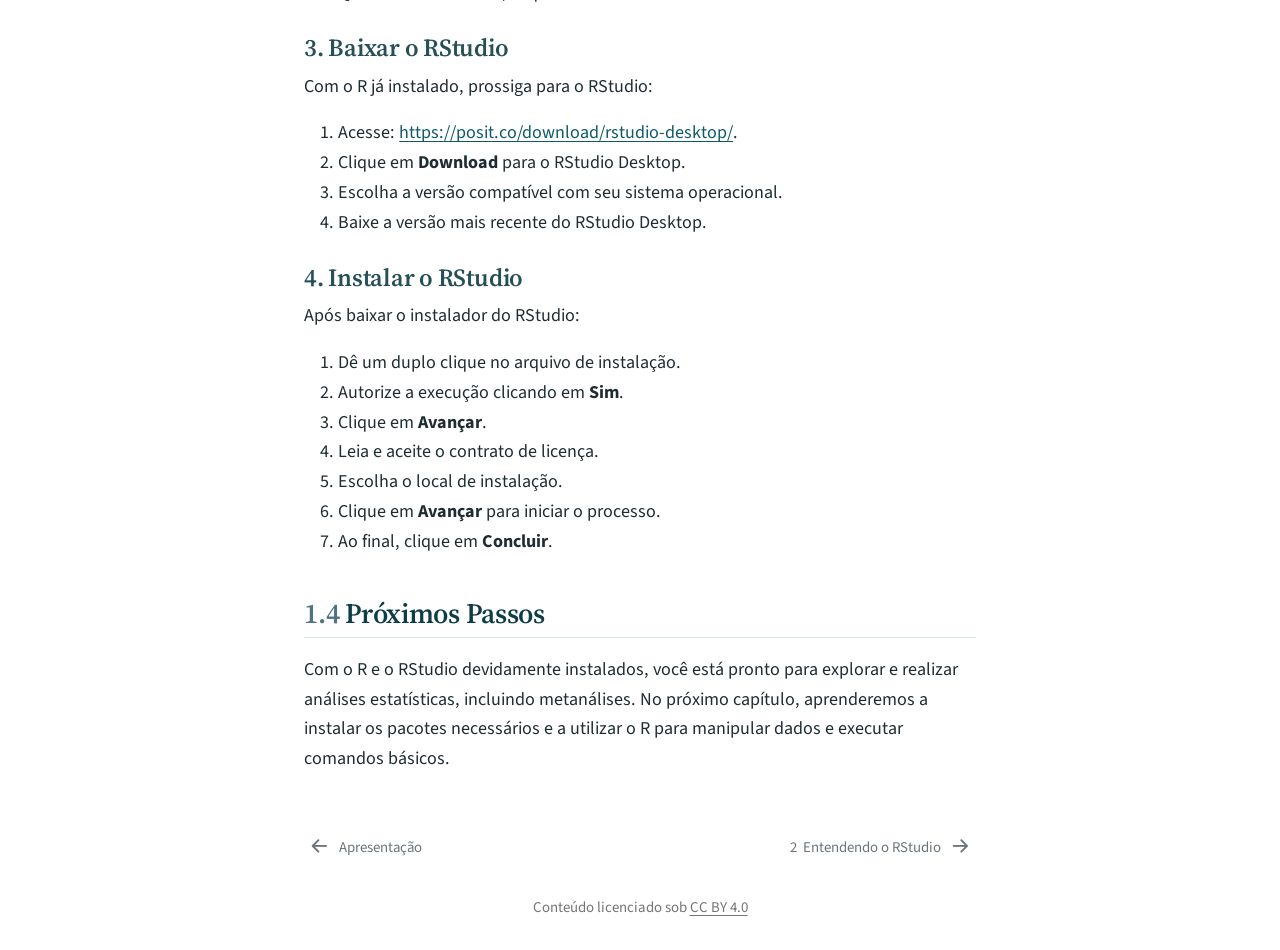
<file: cap01-instalando-r-rstudio.html>
<!DOCTYPE html>
<html xmlns="http://www.w3.org/1999/xhtml" lang="pt" xml:lang="pt"><head>

<meta charset="utf-8">
<meta name="generator" content="quarto-1.8.25">

<meta name="viewport" content="width=device-width, initial-scale=1.0, user-scalable=yes">


<title>1&nbsp; Baixando e instalando o R e o RStudio – Meta-análise no R</title>
<style>
code{white-space: pre-wrap;}
span.smallcaps{font-variant: small-caps;}
div.columns{display: flex; gap: min(4vw, 1.5em);}
div.column{flex: auto; overflow-x: auto;}
div.hanging-indent{margin-left: 1.5em; text-indent: -1.5em;}
ul.task-list{list-style: none;}
ul.task-list li input[type="checkbox"] {
  width: 0.8em;
  margin: 0 0.8em 0.2em -1em; /* quarto-specific, see https://github.com/quarto-dev/quarto-cli/issues/4556 */ 
  vertical-align: middle;
}
</style>


<script src="site_libs/quarto-nav/quarto-nav.js"></script>
<script src="site_libs/quarto-nav/headroom.min.js"></script>
<script src="site_libs/clipboard/clipboard.min.js"></script>
<script src="site_libs/quarto-search/autocomplete.umd.js"></script>
<script src="site_libs/quarto-search/fuse.min.js"></script>
<script src="site_libs/quarto-search/quarto-search.js"></script>
<meta name="quarto:offset" content="./">
<link href="./cap02-entendendo-rstudio.html" rel="next">
<link href="./index.html" rel="prev">
<link href="./imagens/favicon.svg" rel="icon" type="image/svg+xml">
<script src="site_libs/quarto-html/quarto.js" type="module"></script>
<script src="site_libs/quarto-html/tabsets/tabsets.js" type="module"></script>
<script src="site_libs/quarto-html/axe/axe-check.js" type="module"></script>
<script src="site_libs/quarto-html/popper.min.js"></script>
<script src="site_libs/quarto-html/tippy.umd.min.js"></script>
<script src="site_libs/quarto-html/anchor.min.js"></script>
<link href="site_libs/quarto-html/tippy.css" rel="stylesheet">
<link href="site_libs/quarto-html/quarto-syntax-highlighting-b311067de9bb61c87081b7a4fd9bc435.css" rel="stylesheet" id="quarto-text-highlighting-styles">
<script src="site_libs/bootstrap/bootstrap.min.js"></script>
<link href="site_libs/bootstrap/bootstrap-icons.css" rel="stylesheet">
<link href="site_libs/bootstrap/bootstrap-8f8930871a6f83626bb31d1f1603a1c0.min.css" rel="stylesheet" append-hash="true" id="quarto-bootstrap" data-mode="light">
<script id="quarto-search-options" type="application/json">{
  "location": "sidebar",
  "copy-button": false,
  "collapse-after": 3,
  "panel-placement": "start",
  "type": "textbox",
  "limit": 50,
  "keyboard-shortcut": [
    "f",
    "/",
    "s"
  ],
  "show-item-context": false,
  "language": {
    "search-no-results-text": "Nenhum resultado",
    "search-matching-documents-text": "documentos correspondentes",
    "search-copy-link-title": "Copiar link para a busca",
    "search-hide-matches-text": "Esconder correspondências adicionais",
    "search-more-match-text": "mais correspondência neste documento",
    "search-more-matches-text": "mais correspondências neste documento",
    "search-clear-button-title": "Limpar",
    "search-text-placeholder": "",
    "search-detached-cancel-button-title": "Cancelar",
    "search-submit-button-title": "Enviar",
    "search-label": "Procurar"
  }
}</script>
<link rel="preconnect" href="https://fonts.googleapis.com">
<link rel="preconnect" href="https://fonts.gstatic.com" crossorigin="">
<link href="https://fonts.googleapis.com/css2?family=JetBrains+Mono:wght@400;600&amp;family=Source+Sans+3:ital,wght@0,400;0,600;1,400&amp;family=Source+Serif+4:opsz,wght@8..60,600&amp;display=swap" rel="stylesheet">


</head>

<body class="nav-sidebar floating quarto-light">

<div id="quarto-search-results"></div>
  <header id="quarto-header" class="headroom fixed-top">
  <nav class="quarto-secondary-nav">
    <div class="container-fluid d-flex">
      <button type="button" class="quarto-btn-toggle btn" data-bs-toggle="collapse" role="button" data-bs-target=".quarto-sidebar-collapse-item" aria-controls="quarto-sidebar" aria-expanded="false" aria-label="Alternar barra lateral" onclick="if (window.quartoToggleHeadroom) { window.quartoToggleHeadroom(); }">
        <i class="bi bi-layout-text-sidebar-reverse"></i>
      </button>
        <nav class="quarto-page-breadcrumbs" aria-label="breadcrumb"><ol class="breadcrumb"><li class="breadcrumb-item"><a href="./cap01-instalando-r-rstudio.html">Primeiros passos no R</a></li><li class="breadcrumb-item"><a href="./cap01-instalando-r-rstudio.html"><span class="chapter-number">1</span>&nbsp; <span class="chapter-title">Baixando e instalando o R e o RStudio</span></a></li></ol></nav>
        <a class="flex-grow-1" role="navigation" data-bs-toggle="collapse" data-bs-target=".quarto-sidebar-collapse-item" aria-controls="quarto-sidebar" aria-expanded="false" aria-label="Alternar barra lateral" onclick="if (window.quartoToggleHeadroom) { window.quartoToggleHeadroom(); }">      
        </a>
      <button type="button" class="btn quarto-search-button" aria-label="Procurar" onclick="window.quartoOpenSearch();">
        <i class="bi bi-search"></i>
      </button>
    </div>
  </nav>
</header>
<!-- content -->
<div id="quarto-content" class="quarto-container page-columns page-rows-contents page-layout-article">
<!-- sidebar -->
  <nav id="quarto-sidebar" class="sidebar collapse collapse-horizontal quarto-sidebar-collapse-item sidebar-navigation floating overflow-auto">
    <div class="pt-lg-2 mt-2 text-left sidebar-header sidebar-header-stacked">
      <a href="./index.html" class="sidebar-logo-link">
      </a>
    <div class="sidebar-title mb-0 py-0">
      <a href="./">Meta-análise no R</a> 
        <div class="sidebar-tools-main">
    <a href="https://github.com/metanalise-r/metanalise-r.github.io" title="Código fonte" class="quarto-navigation-tool px-1" aria-label="Código fonte"><i class="bi bi-github"></i></a>
</div>
    </div>
      </div>
        <div class="mt-2 flex-shrink-0 align-items-center">
        <div class="sidebar-search">
        <div id="quarto-search" class="" title="Procurar"></div>
        </div>
        </div>
    <div class="sidebar-menu-container"> 
    <ul class="list-unstyled mt-1">
        <li class="sidebar-item">
  <div class="sidebar-item-container"> 
  <a href="./index.html" class="sidebar-item-text sidebar-link">
 <span class="menu-text">Apresentação</span></a>
  </div>
</li>
        <li class="sidebar-item sidebar-item-section">
      <div class="sidebar-item-container"> 
            <a class="sidebar-item-text sidebar-link text-start" data-bs-toggle="collapse" data-bs-target="#quarto-sidebar-section-1" role="navigation" aria-expanded="true">
 <span class="menu-text">Primeiros passos no R</span></a>
          <a class="sidebar-item-toggle text-start" data-bs-toggle="collapse" data-bs-target="#quarto-sidebar-section-1" role="navigation" aria-expanded="true" aria-label="Alternar seção">
            <i class="bi bi-chevron-right ms-2"></i>
          </a> 
      </div>
      <ul id="quarto-sidebar-section-1" class="collapse list-unstyled sidebar-section depth1 show">  
          <li class="sidebar-item">
  <div class="sidebar-item-container"> 
  <a href="./cap01-instalando-r-rstudio.html" class="sidebar-item-text sidebar-link active">
 <span class="menu-text"><span class="chapter-number">1</span>&nbsp; <span class="chapter-title">Baixando e instalando o R e o RStudio</span></span></a>
  </div>
</li>
          <li class="sidebar-item">
  <div class="sidebar-item-container"> 
  <a href="./cap02-entendendo-rstudio.html" class="sidebar-item-text sidebar-link">
 <span class="menu-text"><span class="chapter-number">2</span>&nbsp; <span class="chapter-title">Entendendo o RStudio</span></span></a>
  </div>
</li>
          <li class="sidebar-item">
  <div class="sidebar-item-container"> 
  <a href="./cap03-introducao-pacotes.html" class="sidebar-item-text sidebar-link">
 <span class="menu-text"><span class="chapter-number">3</span>&nbsp; <span class="chapter-title">Introdução aos pacotes no R</span></span></a>
  </div>
</li>
          <li class="sidebar-item">
  <div class="sidebar-item-container"> 
  <a href="./cap04-pacotes-metanalise.html" class="sidebar-item-text sidebar-link">
 <span class="menu-text"><span class="chapter-number">4</span>&nbsp; <span class="chapter-title">Pacotes utilizados para realizar meta-análises</span></span></a>
  </div>
</li>
      </ul>
  </li>
        <li class="sidebar-item sidebar-item-section">
      <div class="sidebar-item-container"> 
            <a class="sidebar-item-text sidebar-link text-start" data-bs-toggle="collapse" data-bs-target="#quarto-sidebar-section-2" role="navigation" aria-expanded="true">
 <span class="menu-text">Meta-análise na prática</span></a>
          <a class="sidebar-item-toggle text-start" data-bs-toggle="collapse" data-bs-target="#quarto-sidebar-section-2" role="navigation" aria-expanded="true" aria-label="Alternar seção">
            <i class="bi bi-chevron-right ms-2"></i>
          </a> 
      </div>
      <ul id="quarto-sidebar-section-2" class="collapse list-unstyled sidebar-section depth1 show">  
          <li class="sidebar-item">
  <div class="sidebar-item-container"> 
  <a href="./cap05-importando-dados.html" class="sidebar-item-text sidebar-link">
 <span class="menu-text"><span class="chapter-number">5</span>&nbsp; <span class="chapter-title">Importando dados</span></span></a>
  </div>
</li>
          <li class="sidebar-item">
  <div class="sidebar-item-container"> 
  <a href="./cap06-manipulacao-dados.html" class="sidebar-item-text sidebar-link">
 <span class="menu-text"><span class="chapter-number">6</span>&nbsp; <span class="chapter-title">Manipulação de dados no R</span></span></a>
  </div>
</li>
          <li class="sidebar-item">
  <div class="sidebar-item-container"> 
  <a href="./cap07-metanalise-binarios.html" class="sidebar-item-text sidebar-link">
 <span class="menu-text"><span class="chapter-number">7</span>&nbsp; <span class="chapter-title">Meta-análise de desfechos binários</span></span></a>
  </div>
</li>
      </ul>
  </li>
        <li class="sidebar-item sidebar-item-section">
      <div class="sidebar-item-container"> 
            <a class="sidebar-item-text sidebar-link text-start" data-bs-toggle="collapse" data-bs-target="#quarto-sidebar-section-3" role="navigation" aria-expanded="true">
 <span class="menu-text">Aprofundando a análise</span></a>
          <a class="sidebar-item-toggle text-start" data-bs-toggle="collapse" data-bs-target="#quarto-sidebar-section-3" role="navigation" aria-expanded="true" aria-label="Alternar seção">
            <i class="bi bi-chevron-right ms-2"></i>
          </a> 
      </div>
      <ul id="quarto-sidebar-section-3" class="collapse list-unstyled sidebar-section depth1 show">  
          <li class="sidebar-item">
  <div class="sidebar-item-container"> 
  <a href="./cap08-metanalise-continuos.html" class="sidebar-item-text sidebar-link">
 <span class="menu-text"><span class="chapter-number">8</span>&nbsp; <span class="chapter-title">Meta-análise de desfechos contínuos</span></span></a>
  </div>
</li>
          <li class="sidebar-item">
  <div class="sidebar-item-container"> 
  <a href="./cap09-metanalise-braco-unico.html" class="sidebar-item-text sidebar-link">
 <span class="menu-text"><span class="chapter-number">9</span>&nbsp; <span class="chapter-title">Meta-análise de braço único</span></span></a>
  </div>
</li>
          <li class="sidebar-item">
  <div class="sidebar-item-container"> 
  <a href="./cap10-vies-publicacao.html" class="sidebar-item-text sidebar-link">
 <span class="menu-text"><span class="chapter-number">10</span>&nbsp; <span class="chapter-title">Viés de publicação</span></span></a>
  </div>
</li>
      </ul>
  </li>
        <li class="sidebar-item">
  <div class="sidebar-item-container"> 
  <a href="./referencias.html" class="sidebar-item-text sidebar-link">
 <span class="menu-text">Referências</span></a>
  </div>
</li>
    </ul>
    </div>
</nav>
<div id="quarto-sidebar-glass" class="quarto-sidebar-collapse-item" data-bs-toggle="collapse" data-bs-target=".quarto-sidebar-collapse-item"></div>
<!-- margin-sidebar -->
    <div id="quarto-margin-sidebar" class="sidebar margin-sidebar">
        <nav id="TOC" role="doc-toc" class="toc-active">
    <h2 id="toc-title">Índice</h2>
   
  <ul>
  <li><a href="#introdução" id="toc-introdução" class="nav-link active" data-scroll-target="#introdução"><span class="header-section-number">1.1</span> Introdução</a></li>
  <li><a href="#entendendo-a-relação-entre-r-e-rstudio" id="toc-entendendo-a-relação-entre-r-e-rstudio" class="nav-link" data-scroll-target="#entendendo-a-relação-entre-r-e-rstudio"><span class="header-section-number">1.2</span> Entendendo a Relação entre R e RStudio</a></li>
  <li><a href="#instruções-passo-a-passo-para-instalar-o-r-e-o-rstudio" id="toc-instruções-passo-a-passo-para-instalar-o-r-e-o-rstudio" class="nav-link" data-scroll-target="#instruções-passo-a-passo-para-instalar-o-r-e-o-rstudio"><span class="header-section-number">1.3</span> Instruções Passo a Passo para Instalar o R e o RStudio</a>
  <ul class="collapse">
  <li><a href="#baixar-o-r" id="toc-baixar-o-r" class="nav-link" data-scroll-target="#baixar-o-r">1. Baixar o R</a></li>
  <li><a href="#instalar-o-r" id="toc-instalar-o-r" class="nav-link" data-scroll-target="#instalar-o-r">2. Instalar o R</a></li>
  <li><a href="#baixar-o-rstudio" id="toc-baixar-o-rstudio" class="nav-link" data-scroll-target="#baixar-o-rstudio">3. Baixar o RStudio</a></li>
  <li><a href="#instalar-o-rstudio" id="toc-instalar-o-rstudio" class="nav-link" data-scroll-target="#instalar-o-rstudio">4. Instalar o RStudio</a></li>
  </ul></li>
  <li><a href="#próximos-passos" id="toc-próximos-passos" class="nav-link" data-scroll-target="#próximos-passos"><span class="header-section-number">1.4</span> Próximos Passos</a></li>
  </ul>
<div class="toc-actions"><ul><li><a href="https://github.com/metanalise-r/metanalise-r.github.io/issues/new" class="toc-action"><i class="bi bi-github"></i>Relatar um problema</a></li></ul></div></nav>
    </div>
<!-- main -->
<main class="content" id="quarto-document-content">

<header id="title-block-header" class="quarto-title-block default"><nav class="quarto-page-breadcrumbs quarto-title-breadcrumbs d-none d-lg-block" aria-label="breadcrumb"><ol class="breadcrumb"><li class="breadcrumb-item"><a href="./cap01-instalando-r-rstudio.html">Primeiros passos no R</a></li><li class="breadcrumb-item"><a href="./cap01-instalando-r-rstudio.html"><span class="chapter-number">1</span>&nbsp; <span class="chapter-title">Baixando e instalando o R e o RStudio</span></a></li></ol></nav>
<div class="quarto-title">
<h1 class="title"><span class="chapter-number">1</span>&nbsp; <span class="chapter-title">Baixando e instalando o R e o RStudio</span></h1>
</div>



<div class="quarto-title-meta">

    
  
    
  </div>
  


</header>


<section id="introdução" class="level2" data-number="1.1">
<h2 data-number="1.1" class="anchored" data-anchor-id="introdução"><span class="header-section-number">1.1</span> Introdução</h2>
<p>Antes de começarmos a realizar nossas análises estatísticas, precisamos preparar o ambiente adequado. Isso inclui baixar e instalar um programa que facilite o uso do R. Uma das melhores opções atualmente é o <strong>RStudio</strong>, que fornece uma interface amigável para lidar com dados, pacotes e resultados de forma prática.</p>
<p>A melhor parte é que o RStudio é totalmente gratuito e pode ser baixado a qualquer momento pela internet.</p>
</section>
<section id="entendendo-a-relação-entre-r-e-rstudio" class="level2" data-number="1.2">
<h2 data-number="1.2" class="anchored" data-anchor-id="entendendo-a-relação-entre-r-e-rstudio"><span class="header-section-number">1.2</span> Entendendo a Relação entre R e RStudio</h2>
<p>O RStudio é uma interface que torna a escrita e execução de códigos em R muito mais fácil e eficiente. No entanto, é importante lembrar que o RStudio <strong>não é</strong> o R propriamente dito. Ele funciona como uma ferramenta auxiliar e exige que o software R já esteja instalado no computador.</p>
<p>Outro ponto essencial é que o R é atualizado com frequência. Se sua versão estiver muito desatualizada, alguns pacotes ou comandos podem não funcionar corretamente. Por isso, recomenda-se atualizar o R regularmente — idealmente, ao menos uma vez ao ano — instalando a versão mais recente.</p>
</section>
<section id="instruções-passo-a-passo-para-instalar-o-r-e-o-rstudio" class="level2" data-number="1.3">
<h2 data-number="1.3" class="anchored" data-anchor-id="instruções-passo-a-passo-para-instalar-o-r-e-o-rstudio"><span class="header-section-number">1.3</span> Instruções Passo a Passo para Instalar o R e o RStudio</h2>
<section id="baixar-o-r" class="level3">
<h3 class="anchored" data-anchor-id="baixar-o-r">1. Baixar o R</h3>
<p>O software R pode ser baixado no site oficial do <strong>Comprehensive R Archive Network (CRAN)</strong>. Siga os passos:</p>
<ol type="1">
<li>Acesse o site oficial do R: <a href="https://www.r-project.org/" class="uri">https://www.r-project.org/</a>.</li>
<li>Clique em <strong>Download R</strong>, localizado na seção <em>Getting Started</em> no lado esquerdo.</li>
<li>Escolha o espelho (<em>mirror</em>) mais próximo da sua localização.</li>
<li>Selecione o link de download apropriado para seu sistema operacional (Windows, macOS ou Linux).</li>
<li>Clique na subpasta <strong>base</strong> e baixe a versão mais recente do R.</li>
</ol>
</section>
<section id="instalar-o-r" class="level3">
<h3 class="anchored" data-anchor-id="instalar-o-r">2. Instalar o R</h3>
<p>Após baixar o instalador:</p>
<ol type="1">
<li>Dê um duplo clique no arquivo baixado.</li>
<li>Autorize a execução clicando em <strong>Sim</strong>.</li>
<li>Clique em <strong>Avançar</strong> na tela de boas-vindas.</li>
<li>Leia e aceite o contrato de licença.</li>
<li>Escolha os componentes que deseja instalar.</li>
<li>Recomenda-se instalar o R diretamente no disco <strong>C:</strong>, evitando nomes de diretórios com espaços.</li>
<li>Clique em <strong>Avançar</strong> para iniciar a instalação.</li>
<li>Quando for concluída, clique em <strong>Concluir</strong>.</li>
</ol>
</section>
<section id="baixar-o-rstudio" class="level3">
<h3 class="anchored" data-anchor-id="baixar-o-rstudio">3. Baixar o RStudio</h3>
<p>Com o R já instalado, prossiga para o RStudio:</p>
<ol type="1">
<li>Acesse: <a href="https://posit.co/download/rstudio-desktop/" class="uri">https://posit.co/download/rstudio-desktop/</a>.</li>
<li>Clique em <strong>Download</strong> para o RStudio Desktop.</li>
<li>Escolha a versão compatível com seu sistema operacional.</li>
<li>Baixe a versão mais recente do RStudio Desktop.</li>
</ol>
</section>
<section id="instalar-o-rstudio" class="level3">
<h3 class="anchored" data-anchor-id="instalar-o-rstudio">4. Instalar o RStudio</h3>
<p>Após baixar o instalador do RStudio:</p>
<ol type="1">
<li>Dê um duplo clique no arquivo de instalação.</li>
<li>Autorize a execução clicando em <strong>Sim</strong>.</li>
<li>Clique em <strong>Avançar</strong>.</li>
<li>Leia e aceite o contrato de licença.</li>
<li>Escolha o local de instalação.</li>
<li>Clique em <strong>Avançar</strong> para iniciar o processo.</li>
<li>Ao final, clique em <strong>Concluir</strong>.</li>
</ol>
</section>
</section>
<section id="próximos-passos" class="level2" data-number="1.4">
<h2 data-number="1.4" class="anchored" data-anchor-id="próximos-passos"><span class="header-section-number">1.4</span> Próximos Passos</h2>
<p>Com o R e o RStudio devidamente instalados, você está pronto para explorar e realizar análises estatísticas, incluindo metanálises. No próximo capítulo, aprenderemos a instalar os pacotes necessários e a utilizar o R para manipular dados e executar comandos básicos.</p>


</section>

</main> <!-- /main -->
<script id="quarto-html-after-body" type="application/javascript">
  window.document.addEventListener("DOMContentLoaded", function (event) {
    const icon = "";
    const anchorJS = new window.AnchorJS();
    anchorJS.options = {
      placement: 'right',
      icon: icon
    };
    anchorJS.add('.anchored');
    const isCodeAnnotation = (el) => {
      for (const clz of el.classList) {
        if (clz.startsWith('code-annotation-')) {                     
          return true;
        }
      }
      return false;
    }
    const onCopySuccess = function(e) {
      // button target
      const button = e.trigger;
      // don't keep focus
      button.blur();
      // flash "checked"
      button.classList.add('code-copy-button-checked');
      var currentTitle = button.getAttribute("title");
      button.setAttribute("title", "Copiada");
      let tooltip;
      if (window.bootstrap) {
        button.setAttribute("data-bs-toggle", "tooltip");
        button.setAttribute("data-bs-placement", "left");
        button.setAttribute("data-bs-title", "Copiada");
        tooltip = new bootstrap.Tooltip(button, 
          { trigger: "manual", 
            customClass: "code-copy-button-tooltip",
            offset: [0, -8]});
        tooltip.show();    
      }
      setTimeout(function() {
        if (tooltip) {
          tooltip.hide();
          button.removeAttribute("data-bs-title");
          button.removeAttribute("data-bs-toggle");
          button.removeAttribute("data-bs-placement");
        }
        button.setAttribute("title", currentTitle);
        button.classList.remove('code-copy-button-checked');
      }, 1000);
      // clear code selection
      e.clearSelection();
    }
    const getTextToCopy = function(trigger) {
      const outerScaffold = trigger.parentElement.cloneNode(true);
      const codeEl = outerScaffold.querySelector('code');
      for (const childEl of codeEl.children) {
        if (isCodeAnnotation(childEl)) {
          childEl.remove();
        }
      }
      return codeEl.innerText;
    }
    const clipboard = new window.ClipboardJS('.code-copy-button:not([data-in-quarto-modal])', {
      text: getTextToCopy
    });
    clipboard.on('success', onCopySuccess);
    if (window.document.getElementById('quarto-embedded-source-code-modal')) {
      const clipboardModal = new window.ClipboardJS('.code-copy-button[data-in-quarto-modal]', {
        text: getTextToCopy,
        container: window.document.getElementById('quarto-embedded-source-code-modal')
      });
      clipboardModal.on('success', onCopySuccess);
    }
      var localhostRegex = new RegExp(/^(?:http|https):\/\/localhost\:?[0-9]*\//);
      var mailtoRegex = new RegExp(/^mailto:/);
        var filterRegex = new RegExp("https:\/\/metanalise-r\.github\.io");
      var isInternal = (href) => {
          return filterRegex.test(href) || localhostRegex.test(href) || mailtoRegex.test(href);
      }
      // Inspect non-navigation links and adorn them if external
     var links = window.document.querySelectorAll('a[href]:not(.nav-link):not(.navbar-brand):not(.toc-action):not(.sidebar-link):not(.sidebar-item-toggle):not(.pagination-link):not(.no-external):not([aria-hidden]):not(.dropdown-item):not(.quarto-navigation-tool):not(.about-link)');
      for (var i=0; i<links.length; i++) {
        const link = links[i];
        if (!isInternal(link.href)) {
          // undo the damage that might have been done by quarto-nav.js in the case of
          // links that we want to consider external
          if (link.dataset.originalHref !== undefined) {
            link.href = link.dataset.originalHref;
          }
        }
      }
    function tippyHover(el, contentFn, onTriggerFn, onUntriggerFn) {
      const config = {
        allowHTML: true,
        maxWidth: 500,
        delay: 100,
        arrow: false,
        appendTo: function(el) {
            return el.parentElement;
        },
        interactive: true,
        interactiveBorder: 10,
        theme: 'quarto',
        placement: 'bottom-start',
      };
      if (contentFn) {
        config.content = contentFn;
      }
      if (onTriggerFn) {
        config.onTrigger = onTriggerFn;
      }
      if (onUntriggerFn) {
        config.onUntrigger = onUntriggerFn;
      }
      window.tippy(el, config); 
    }
    const noterefs = window.document.querySelectorAll('a[role="doc-noteref"]');
    for (var i=0; i<noterefs.length; i++) {
      const ref = noterefs[i];
      tippyHover(ref, function() {
        // use id or data attribute instead here
        let href = ref.getAttribute('data-footnote-href') || ref.getAttribute('href');
        try { href = new URL(href).hash; } catch {}
        const id = href.replace(/^#\/?/, "");
        const note = window.document.getElementById(id);
        if (note) {
          return note.innerHTML;
        } else {
          return "";
        }
      });
    }
    const xrefs = window.document.querySelectorAll('a.quarto-xref');
    const processXRef = (id, note) => {
      // Strip column container classes
      const stripColumnClz = (el) => {
        el.classList.remove("page-full", "page-columns");
        if (el.children) {
          for (const child of el.children) {
            stripColumnClz(child);
          }
        }
      }
      stripColumnClz(note)
      if (id === null || id.startsWith('sec-')) {
        // Special case sections, only their first couple elements
        const container = document.createElement("div");
        if (note.children && note.children.length > 2) {
          container.appendChild(note.children[0].cloneNode(true));
          for (let i = 1; i < note.children.length; i++) {
            const child = note.children[i];
            if (child.tagName === "P" && child.innerText === "") {
              continue;
            } else {
              container.appendChild(child.cloneNode(true));
              break;
            }
          }
          if (window.Quarto?.typesetMath) {
            window.Quarto.typesetMath(container);
          }
          return container.innerHTML
        } else {
          if (window.Quarto?.typesetMath) {
            window.Quarto.typesetMath(note);
          }
          return note.innerHTML;
        }
      } else {
        // Remove any anchor links if they are present
        const anchorLink = note.querySelector('a.anchorjs-link');
        if (anchorLink) {
          anchorLink.remove();
        }
        if (window.Quarto?.typesetMath) {
          window.Quarto.typesetMath(note);
        }
        if (note.classList.contains("callout")) {
          return note.outerHTML;
        } else {
          return note.innerHTML;
        }
      }
    }
    for (var i=0; i<xrefs.length; i++) {
      const xref = xrefs[i];
      tippyHover(xref, undefined, function(instance) {
        instance.disable();
        let url = xref.getAttribute('href');
        let hash = undefined; 
        if (url.startsWith('#')) {
          hash = url;
        } else {
          try { hash = new URL(url).hash; } catch {}
        }
        if (hash) {
          const id = hash.replace(/^#\/?/, "");
          const note = window.document.getElementById(id);
          if (note !== null) {
            try {
              const html = processXRef(id, note.cloneNode(true));
              instance.setContent(html);
            } finally {
              instance.enable();
              instance.show();
            }
          } else {
            // See if we can fetch this
            fetch(url.split('#')[0])
            .then(res => res.text())
            .then(html => {
              const parser = new DOMParser();
              const htmlDoc = parser.parseFromString(html, "text/html");
              const note = htmlDoc.getElementById(id);
              if (note !== null) {
                const html = processXRef(id, note);
                instance.setContent(html);
              } 
            }).finally(() => {
              instance.enable();
              instance.show();
            });
          }
        } else {
          // See if we can fetch a full url (with no hash to target)
          // This is a special case and we should probably do some content thinning / targeting
          fetch(url)
          .then(res => res.text())
          .then(html => {
            const parser = new DOMParser();
            const htmlDoc = parser.parseFromString(html, "text/html");
            const note = htmlDoc.querySelector('main.content');
            if (note !== null) {
              // This should only happen for chapter cross references
              // (since there is no id in the URL)
              // remove the first header
              if (note.children.length > 0 && note.children[0].tagName === "HEADER") {
                note.children[0].remove();
              }
              const html = processXRef(null, note);
              instance.setContent(html);
            } 
          }).finally(() => {
            instance.enable();
            instance.show();
          });
        }
      }, function(instance) {
      });
    }
        let selectedAnnoteEl;
        const selectorForAnnotation = ( cell, annotation) => {
          let cellAttr = 'data-code-cell="' + cell + '"';
          let lineAttr = 'data-code-annotation="' +  annotation + '"';
          const selector = 'span[' + cellAttr + '][' + lineAttr + ']';
          return selector;
        }
        const selectCodeLines = (annoteEl) => {
          const doc = window.document;
          const targetCell = annoteEl.getAttribute("data-target-cell");
          const targetAnnotation = annoteEl.getAttribute("data-target-annotation");
          const annoteSpan = window.document.querySelector(selectorForAnnotation(targetCell, targetAnnotation));
          const lines = annoteSpan.getAttribute("data-code-lines").split(",");
          const lineIds = lines.map((line) => {
            return targetCell + "-" + line;
          })
          let top = null;
          let height = null;
          let parent = null;
          if (lineIds.length > 0) {
              //compute the position of the single el (top and bottom and make a div)
              const el = window.document.getElementById(lineIds[0]);
              top = el.offsetTop;
              height = el.offsetHeight;
              parent = el.parentElement.parentElement;
            if (lineIds.length > 1) {
              const lastEl = window.document.getElementById(lineIds[lineIds.length - 1]);
              const bottom = lastEl.offsetTop + lastEl.offsetHeight;
              height = bottom - top;
            }
            if (top !== null && height !== null && parent !== null) {
              // cook up a div (if necessary) and position it 
              let div = window.document.getElementById("code-annotation-line-highlight");
              if (div === null) {
                div = window.document.createElement("div");
                div.setAttribute("id", "code-annotation-line-highlight");
                div.style.position = 'absolute';
                parent.appendChild(div);
              }
              div.style.top = top - 2 + "px";
              div.style.height = height + 4 + "px";
              div.style.left = 0;
              let gutterDiv = window.document.getElementById("code-annotation-line-highlight-gutter");
              if (gutterDiv === null) {
                gutterDiv = window.document.createElement("div");
                gutterDiv.setAttribute("id", "code-annotation-line-highlight-gutter");
                gutterDiv.style.position = 'absolute';
                const codeCell = window.document.getElementById(targetCell);
                const gutter = codeCell.querySelector('.code-annotation-gutter');
                gutter.appendChild(gutterDiv);
              }
              gutterDiv.style.top = top - 2 + "px";
              gutterDiv.style.height = height + 4 + "px";
            }
            selectedAnnoteEl = annoteEl;
          }
        };
        const unselectCodeLines = () => {
          const elementsIds = ["code-annotation-line-highlight", "code-annotation-line-highlight-gutter"];
          elementsIds.forEach((elId) => {
            const div = window.document.getElementById(elId);
            if (div) {
              div.remove();
            }
          });
          selectedAnnoteEl = undefined;
        };
          // Handle positioning of the toggle
      window.addEventListener(
        "resize",
        throttle(() => {
          elRect = undefined;
          if (selectedAnnoteEl) {
            selectCodeLines(selectedAnnoteEl);
          }
        }, 10)
      );
      function throttle(fn, ms) {
      let throttle = false;
      let timer;
        return (...args) => {
          if(!throttle) { // first call gets through
              fn.apply(this, args);
              throttle = true;
          } else { // all the others get throttled
              if(timer) clearTimeout(timer); // cancel #2
              timer = setTimeout(() => {
                fn.apply(this, args);
                timer = throttle = false;
              }, ms);
          }
        };
      }
        // Attach click handler to the DT
        const annoteDls = window.document.querySelectorAll('dt[data-target-cell]');
        for (const annoteDlNode of annoteDls) {
          annoteDlNode.addEventListener('click', (event) => {
            const clickedEl = event.target;
            if (clickedEl !== selectedAnnoteEl) {
              unselectCodeLines();
              const activeEl = window.document.querySelector('dt[data-target-cell].code-annotation-active');
              if (activeEl) {
                activeEl.classList.remove('code-annotation-active');
              }
              selectCodeLines(clickedEl);
              clickedEl.classList.add('code-annotation-active');
            } else {
              // Unselect the line
              unselectCodeLines();
              clickedEl.classList.remove('code-annotation-active');
            }
          });
        }
    const findCites = (el) => {
      const parentEl = el.parentElement;
      if (parentEl) {
        const cites = parentEl.dataset.cites;
        if (cites) {
          return {
            el,
            cites: cites.split(' ')
          };
        } else {
          return findCites(el.parentElement)
        }
      } else {
        return undefined;
      }
    };
    var bibliorefs = window.document.querySelectorAll('a[role="doc-biblioref"]');
    for (var i=0; i<bibliorefs.length; i++) {
      const ref = bibliorefs[i];
      const citeInfo = findCites(ref);
      if (citeInfo) {
        tippyHover(citeInfo.el, function() {
          var popup = window.document.createElement('div');
          citeInfo.cites.forEach(function(cite) {
            var citeDiv = window.document.createElement('div');
            citeDiv.classList.add('hanging-indent');
            citeDiv.classList.add('csl-entry');
            var biblioDiv = window.document.getElementById('ref-' + cite);
            if (biblioDiv) {
              citeDiv.innerHTML = biblioDiv.innerHTML;
            }
            popup.appendChild(citeDiv);
          });
          return popup.innerHTML;
        });
      }
    }
  });
  </script>
<nav class="page-navigation">
  <div class="nav-page nav-page-previous">
      <a href="./index.html" class="pagination-link" aria-label="Apresentação">
        <i class="bi bi-arrow-left-short"></i> <span class="nav-page-text">Apresentação</span>
      </a>          
  </div>
  <div class="nav-page nav-page-next">
      <a href="./cap02-entendendo-rstudio.html" class="pagination-link" aria-label="Entendendo o RStudio">
        <span class="nav-page-text"><span class="chapter-number">2</span>&nbsp; <span class="chapter-title">Entendendo o RStudio</span></span> <i class="bi bi-arrow-right-short"></i>
      </a>
  </div>
</nav>
</div> <!-- /content -->
<footer class="footer">
  <div class="nav-footer">
    <div class="nav-footer-left">
      &nbsp;
    </div>   
    <div class="nav-footer-center">
<p>Conteúdo licenciado sob <a href="https://creativecommons.org/licenses/by/4.0/deed.pt-br">CC BY 4.0</a></p>
<div class="toc-actions d-sm-block d-md-none"><ul><li><a href="https://github.com/metanalise-r/metanalise-r.github.io/issues/new" class="toc-action"><i class="bi bi-github"></i>Relatar um problema</a></li></ul></div></div>
    <div class="nav-footer-right">
      &nbsp;
    </div>
  </div>
</footer>




</body></html>
</file>
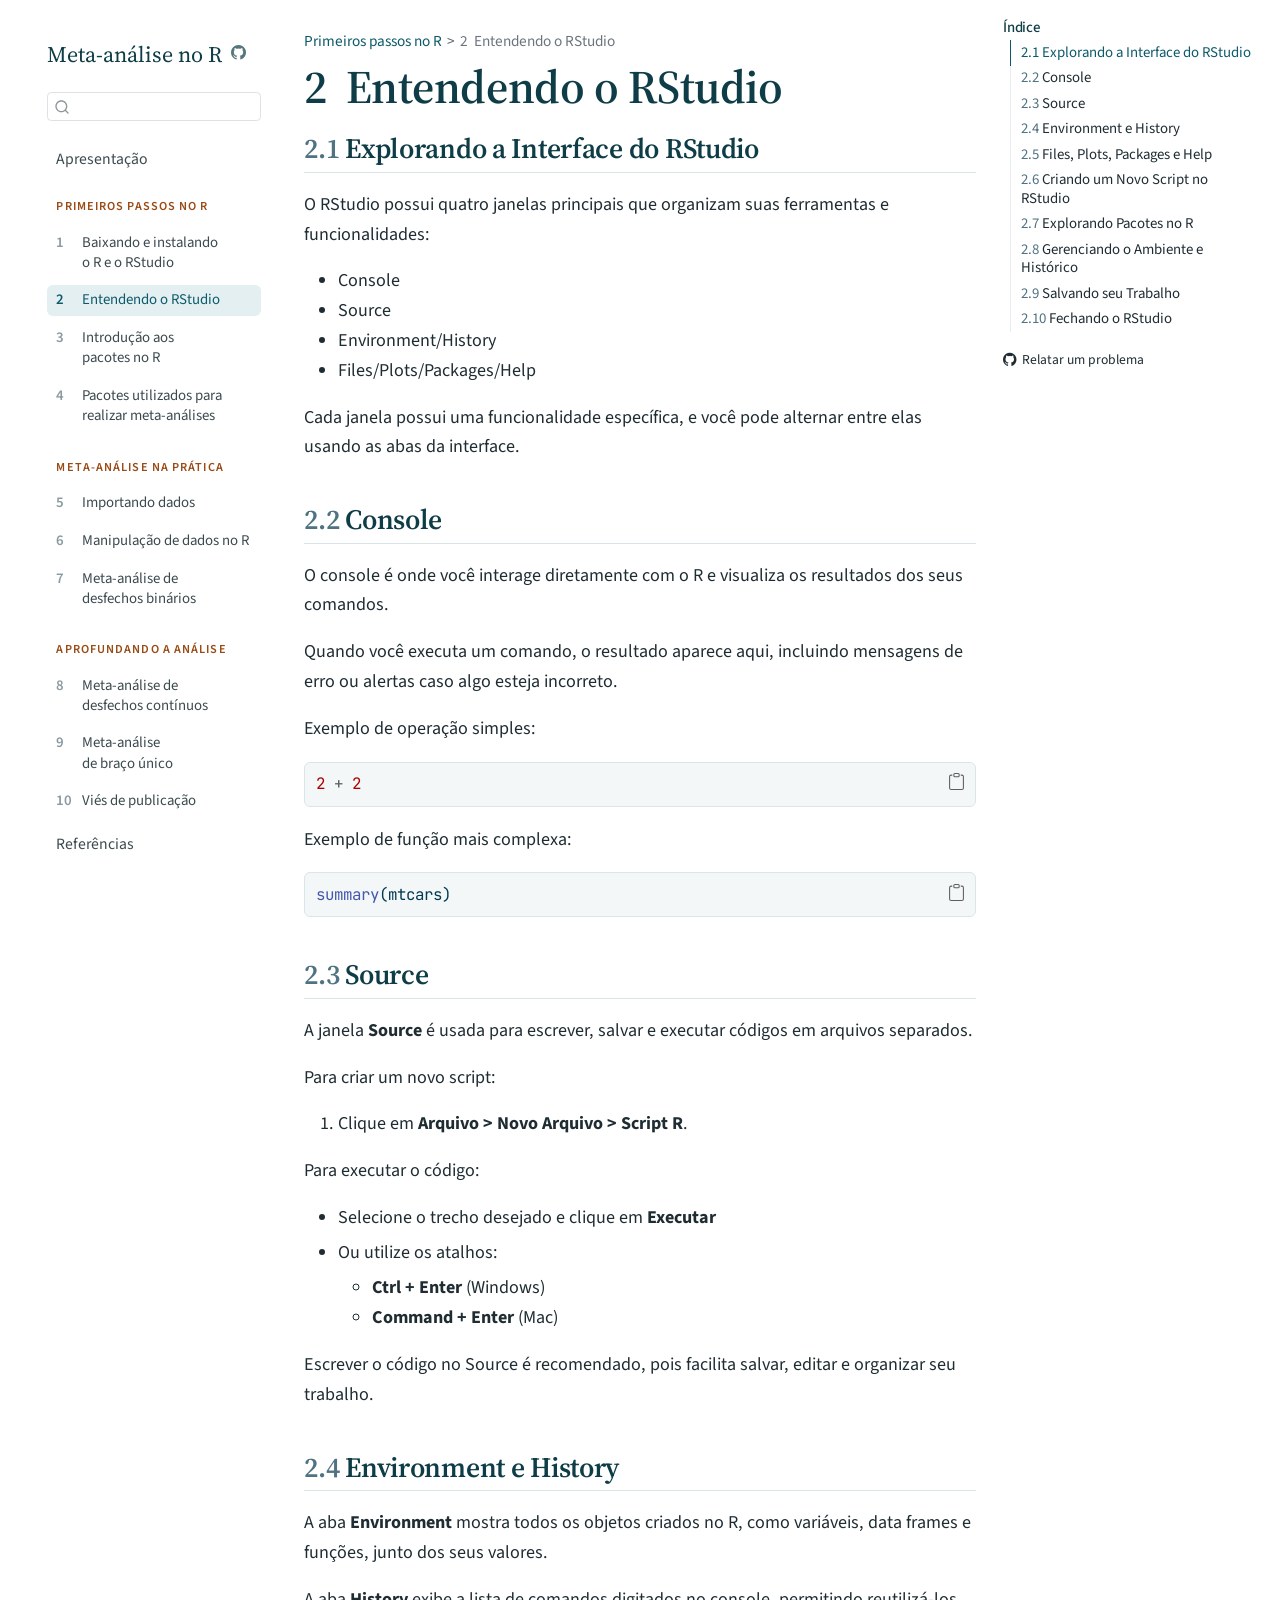
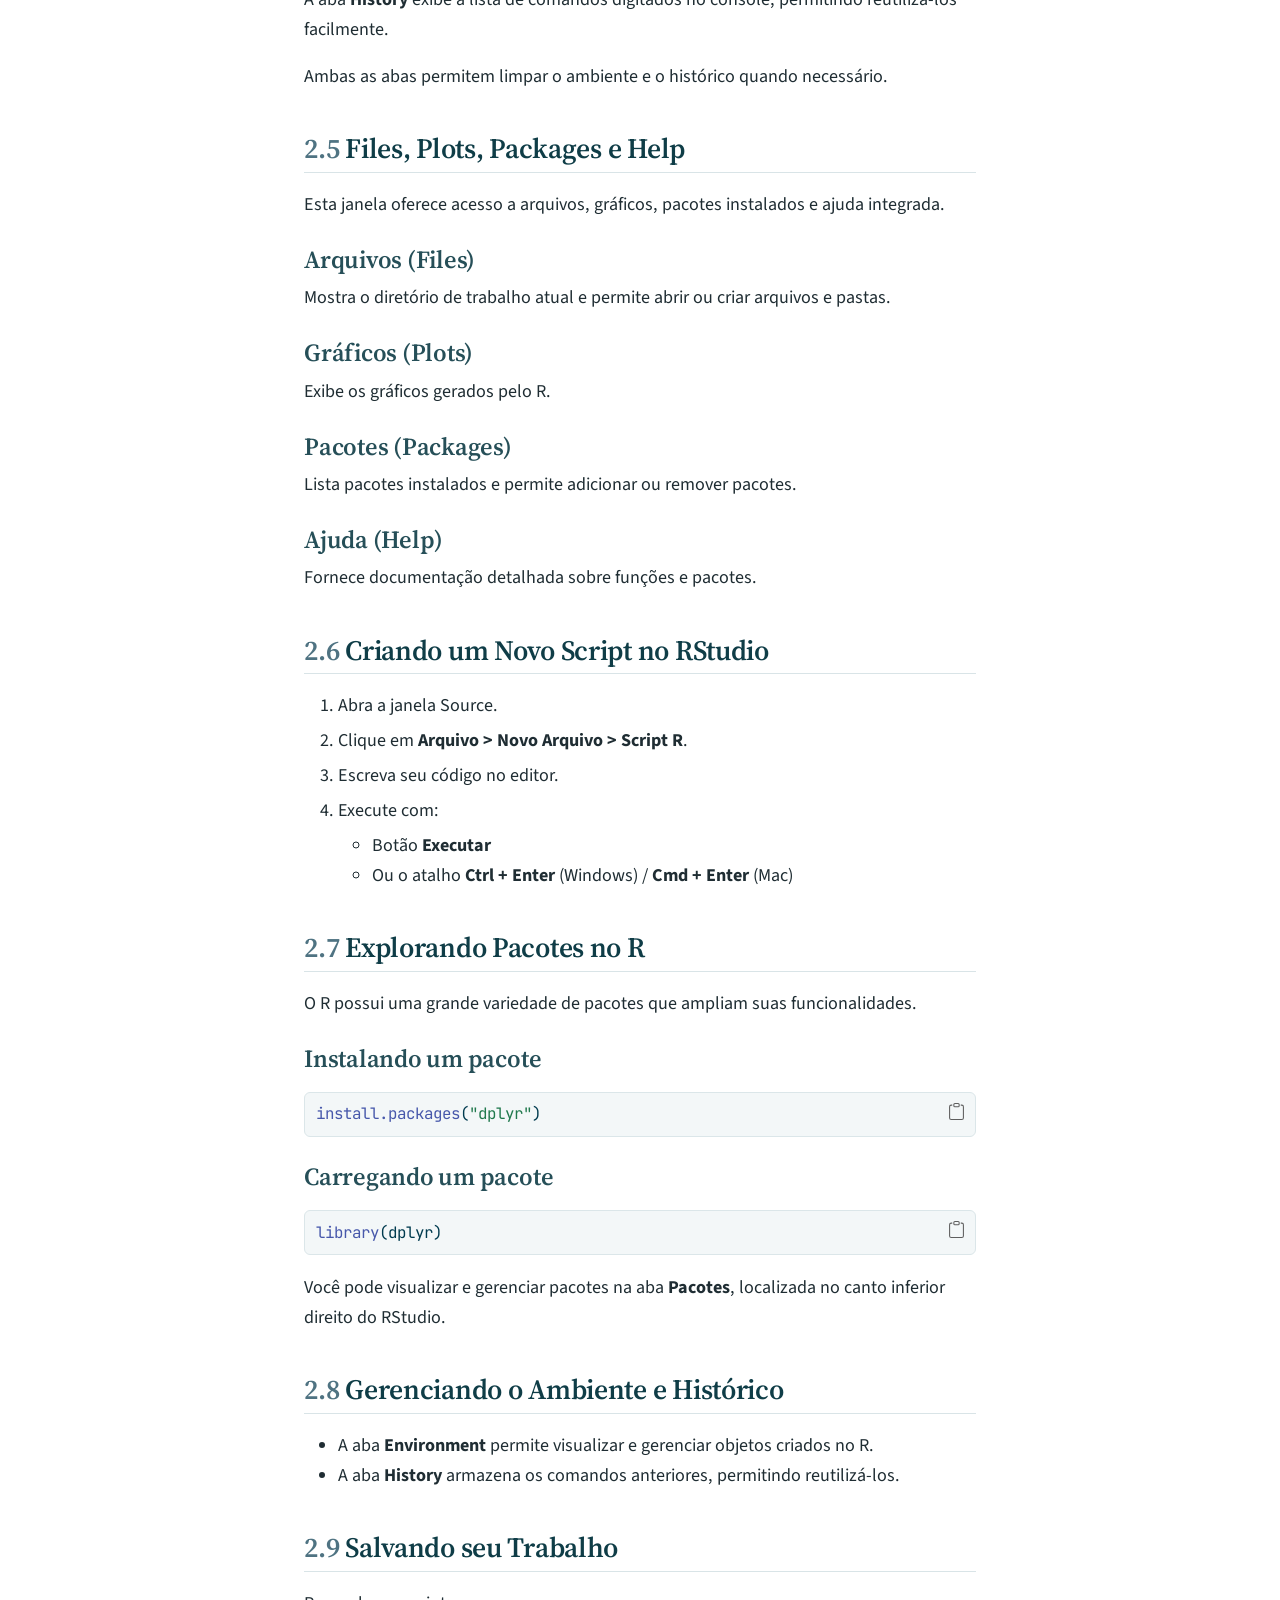
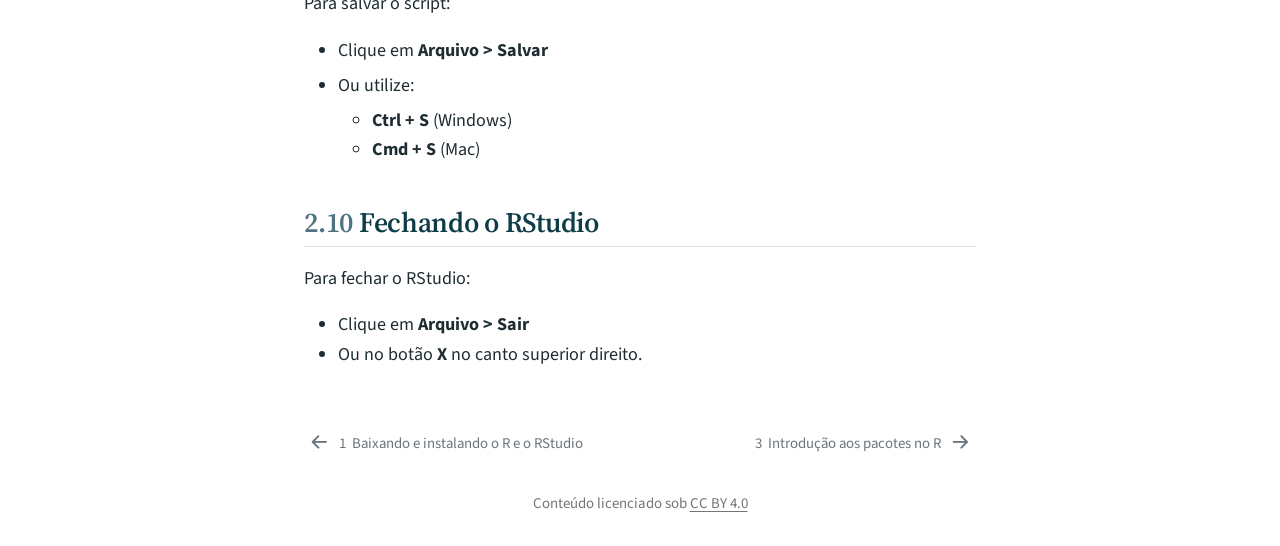
<file: cap02-entendendo-rstudio.html>
<!DOCTYPE html>
<html xmlns="http://www.w3.org/1999/xhtml" lang="pt" xml:lang="pt"><head>

<meta charset="utf-8">
<meta name="generator" content="quarto-1.8.25">

<meta name="viewport" content="width=device-width, initial-scale=1.0, user-scalable=yes">


<title>2&nbsp; Entendendo o RStudio – Meta-análise no R</title>
<style>
code{white-space: pre-wrap;}
span.smallcaps{font-variant: small-caps;}
div.columns{display: flex; gap: min(4vw, 1.5em);}
div.column{flex: auto; overflow-x: auto;}
div.hanging-indent{margin-left: 1.5em; text-indent: -1.5em;}
ul.task-list{list-style: none;}
ul.task-list li input[type="checkbox"] {
  width: 0.8em;
  margin: 0 0.8em 0.2em -1em; /* quarto-specific, see https://github.com/quarto-dev/quarto-cli/issues/4556 */ 
  vertical-align: middle;
}
/* CSS for syntax highlighting */
html { -webkit-text-size-adjust: 100%; }
pre > code.sourceCode { white-space: pre; position: relative; }
pre > code.sourceCode > span { display: inline-block; line-height: 1.25; }
pre > code.sourceCode > span:empty { height: 1.2em; }
.sourceCode { overflow: visible; }
code.sourceCode > span { color: inherit; text-decoration: inherit; }
div.sourceCode { margin: 1em 0; }
pre.sourceCode { margin: 0; }
@media screen {
div.sourceCode { overflow: auto; }
}
@media print {
pre > code.sourceCode { white-space: pre-wrap; }
pre > code.sourceCode > span { text-indent: -5em; padding-left: 5em; }
}
pre.numberSource code
  { counter-reset: source-line 0; }
pre.numberSource code > span
  { position: relative; left: -4em; counter-increment: source-line; }
pre.numberSource code > span > a:first-child::before
  { content: counter(source-line);
    position: relative; left: -1em; text-align: right; vertical-align: baseline;
    border: none; display: inline-block;
    -webkit-touch-callout: none; -webkit-user-select: none;
    -khtml-user-select: none; -moz-user-select: none;
    -ms-user-select: none; user-select: none;
    padding: 0 4px; width: 4em;
  }
pre.numberSource { margin-left: 3em;  padding-left: 4px; }
div.sourceCode
  {   }
@media screen {
pre > code.sourceCode > span > a:first-child::before { text-decoration: underline; }
}
</style>


<script src="site_libs/quarto-nav/quarto-nav.js"></script>
<script src="site_libs/quarto-nav/headroom.min.js"></script>
<script src="site_libs/clipboard/clipboard.min.js"></script>
<script src="site_libs/quarto-search/autocomplete.umd.js"></script>
<script src="site_libs/quarto-search/fuse.min.js"></script>
<script src="site_libs/quarto-search/quarto-search.js"></script>
<meta name="quarto:offset" content="./">
<link href="./cap03-introducao-pacotes.html" rel="next">
<link href="./cap01-instalando-r-rstudio.html" rel="prev">
<link href="./imagens/favicon.svg" rel="icon" type="image/svg+xml">
<script src="site_libs/quarto-html/quarto.js" type="module"></script>
<script src="site_libs/quarto-html/tabsets/tabsets.js" type="module"></script>
<script src="site_libs/quarto-html/axe/axe-check.js" type="module"></script>
<script src="site_libs/quarto-html/popper.min.js"></script>
<script src="site_libs/quarto-html/tippy.umd.min.js"></script>
<script src="site_libs/quarto-html/anchor.min.js"></script>
<link href="site_libs/quarto-html/tippy.css" rel="stylesheet">
<link href="site_libs/quarto-html/quarto-syntax-highlighting-b311067de9bb61c87081b7a4fd9bc435.css" rel="stylesheet" id="quarto-text-highlighting-styles">
<script src="site_libs/bootstrap/bootstrap.min.js"></script>
<link href="site_libs/bootstrap/bootstrap-icons.css" rel="stylesheet">
<link href="site_libs/bootstrap/bootstrap-8f8930871a6f83626bb31d1f1603a1c0.min.css" rel="stylesheet" append-hash="true" id="quarto-bootstrap" data-mode="light">
<script id="quarto-search-options" type="application/json">{
  "location": "sidebar",
  "copy-button": false,
  "collapse-after": 3,
  "panel-placement": "start",
  "type": "textbox",
  "limit": 50,
  "keyboard-shortcut": [
    "f",
    "/",
    "s"
  ],
  "show-item-context": false,
  "language": {
    "search-no-results-text": "Nenhum resultado",
    "search-matching-documents-text": "documentos correspondentes",
    "search-copy-link-title": "Copiar link para a busca",
    "search-hide-matches-text": "Esconder correspondências adicionais",
    "search-more-match-text": "mais correspondência neste documento",
    "search-more-matches-text": "mais correspondências neste documento",
    "search-clear-button-title": "Limpar",
    "search-text-placeholder": "",
    "search-detached-cancel-button-title": "Cancelar",
    "search-submit-button-title": "Enviar",
    "search-label": "Procurar"
  }
}</script>
<link rel="preconnect" href="https://fonts.googleapis.com">
<link rel="preconnect" href="https://fonts.gstatic.com" crossorigin="">
<link href="https://fonts.googleapis.com/css2?family=JetBrains+Mono:wght@400;600&amp;family=Source+Sans+3:ital,wght@0,400;0,600;1,400&amp;family=Source+Serif+4:opsz,wght@8..60,600&amp;display=swap" rel="stylesheet">


</head>

<body class="nav-sidebar floating quarto-light">

<div id="quarto-search-results"></div>
  <header id="quarto-header" class="headroom fixed-top">
  <nav class="quarto-secondary-nav">
    <div class="container-fluid d-flex">
      <button type="button" class="quarto-btn-toggle btn" data-bs-toggle="collapse" role="button" data-bs-target=".quarto-sidebar-collapse-item" aria-controls="quarto-sidebar" aria-expanded="false" aria-label="Alternar barra lateral" onclick="if (window.quartoToggleHeadroom) { window.quartoToggleHeadroom(); }">
        <i class="bi bi-layout-text-sidebar-reverse"></i>
      </button>
        <nav class="quarto-page-breadcrumbs" aria-label="breadcrumb"><ol class="breadcrumb"><li class="breadcrumb-item"><a href="./cap01-instalando-r-rstudio.html">Primeiros passos no R</a></li><li class="breadcrumb-item"><a href="./cap02-entendendo-rstudio.html"><span class="chapter-number">2</span>&nbsp; <span class="chapter-title">Entendendo o RStudio</span></a></li></ol></nav>
        <a class="flex-grow-1" role="navigation" data-bs-toggle="collapse" data-bs-target=".quarto-sidebar-collapse-item" aria-controls="quarto-sidebar" aria-expanded="false" aria-label="Alternar barra lateral" onclick="if (window.quartoToggleHeadroom) { window.quartoToggleHeadroom(); }">      
        </a>
      <button type="button" class="btn quarto-search-button" aria-label="Procurar" onclick="window.quartoOpenSearch();">
        <i class="bi bi-search"></i>
      </button>
    </div>
  </nav>
</header>
<!-- content -->
<div id="quarto-content" class="quarto-container page-columns page-rows-contents page-layout-article">
<!-- sidebar -->
  <nav id="quarto-sidebar" class="sidebar collapse collapse-horizontal quarto-sidebar-collapse-item sidebar-navigation floating overflow-auto">
    <div class="pt-lg-2 mt-2 text-left sidebar-header sidebar-header-stacked">
      <a href="./index.html" class="sidebar-logo-link">
      </a>
    <div class="sidebar-title mb-0 py-0">
      <a href="./">Meta-análise no R</a> 
        <div class="sidebar-tools-main">
    <a href="https://github.com/metanalise-r/metanalise-r.github.io" title="Código fonte" class="quarto-navigation-tool px-1" aria-label="Código fonte"><i class="bi bi-github"></i></a>
</div>
    </div>
      </div>
        <div class="mt-2 flex-shrink-0 align-items-center">
        <div class="sidebar-search">
        <div id="quarto-search" class="" title="Procurar"></div>
        </div>
        </div>
    <div class="sidebar-menu-container"> 
    <ul class="list-unstyled mt-1">
        <li class="sidebar-item">
  <div class="sidebar-item-container"> 
  <a href="./index.html" class="sidebar-item-text sidebar-link">
 <span class="menu-text">Apresentação</span></a>
  </div>
</li>
        <li class="sidebar-item sidebar-item-section">
      <div class="sidebar-item-container"> 
            <a class="sidebar-item-text sidebar-link text-start" data-bs-toggle="collapse" data-bs-target="#quarto-sidebar-section-1" role="navigation" aria-expanded="true">
 <span class="menu-text">Primeiros passos no R</span></a>
          <a class="sidebar-item-toggle text-start" data-bs-toggle="collapse" data-bs-target="#quarto-sidebar-section-1" role="navigation" aria-expanded="true" aria-label="Alternar seção">
            <i class="bi bi-chevron-right ms-2"></i>
          </a> 
      </div>
      <ul id="quarto-sidebar-section-1" class="collapse list-unstyled sidebar-section depth1 show">  
          <li class="sidebar-item">
  <div class="sidebar-item-container"> 
  <a href="./cap01-instalando-r-rstudio.html" class="sidebar-item-text sidebar-link">
 <span class="menu-text"><span class="chapter-number">1</span>&nbsp; <span class="chapter-title">Baixando e instalando o R e o RStudio</span></span></a>
  </div>
</li>
          <li class="sidebar-item">
  <div class="sidebar-item-container"> 
  <a href="./cap02-entendendo-rstudio.html" class="sidebar-item-text sidebar-link active">
 <span class="menu-text"><span class="chapter-number">2</span>&nbsp; <span class="chapter-title">Entendendo o RStudio</span></span></a>
  </div>
</li>
          <li class="sidebar-item">
  <div class="sidebar-item-container"> 
  <a href="./cap03-introducao-pacotes.html" class="sidebar-item-text sidebar-link">
 <span class="menu-text"><span class="chapter-number">3</span>&nbsp; <span class="chapter-title">Introdução aos pacotes no R</span></span></a>
  </div>
</li>
          <li class="sidebar-item">
  <div class="sidebar-item-container"> 
  <a href="./cap04-pacotes-metanalise.html" class="sidebar-item-text sidebar-link">
 <span class="menu-text"><span class="chapter-number">4</span>&nbsp; <span class="chapter-title">Pacotes utilizados para realizar meta-análises</span></span></a>
  </div>
</li>
      </ul>
  </li>
        <li class="sidebar-item sidebar-item-section">
      <div class="sidebar-item-container"> 
            <a class="sidebar-item-text sidebar-link text-start" data-bs-toggle="collapse" data-bs-target="#quarto-sidebar-section-2" role="navigation" aria-expanded="true">
 <span class="menu-text">Meta-análise na prática</span></a>
          <a class="sidebar-item-toggle text-start" data-bs-toggle="collapse" data-bs-target="#quarto-sidebar-section-2" role="navigation" aria-expanded="true" aria-label="Alternar seção">
            <i class="bi bi-chevron-right ms-2"></i>
          </a> 
      </div>
      <ul id="quarto-sidebar-section-2" class="collapse list-unstyled sidebar-section depth1 show">  
          <li class="sidebar-item">
  <div class="sidebar-item-container"> 
  <a href="./cap05-importando-dados.html" class="sidebar-item-text sidebar-link">
 <span class="menu-text"><span class="chapter-number">5</span>&nbsp; <span class="chapter-title">Importando dados</span></span></a>
  </div>
</li>
          <li class="sidebar-item">
  <div class="sidebar-item-container"> 
  <a href="./cap06-manipulacao-dados.html" class="sidebar-item-text sidebar-link">
 <span class="menu-text"><span class="chapter-number">6</span>&nbsp; <span class="chapter-title">Manipulação de dados no R</span></span></a>
  </div>
</li>
          <li class="sidebar-item">
  <div class="sidebar-item-container"> 
  <a href="./cap07-metanalise-binarios.html" class="sidebar-item-text sidebar-link">
 <span class="menu-text"><span class="chapter-number">7</span>&nbsp; <span class="chapter-title">Meta-análise de desfechos binários</span></span></a>
  </div>
</li>
      </ul>
  </li>
        <li class="sidebar-item sidebar-item-section">
      <div class="sidebar-item-container"> 
            <a class="sidebar-item-text sidebar-link text-start" data-bs-toggle="collapse" data-bs-target="#quarto-sidebar-section-3" role="navigation" aria-expanded="true">
 <span class="menu-text">Aprofundando a análise</span></a>
          <a class="sidebar-item-toggle text-start" data-bs-toggle="collapse" data-bs-target="#quarto-sidebar-section-3" role="navigation" aria-expanded="true" aria-label="Alternar seção">
            <i class="bi bi-chevron-right ms-2"></i>
          </a> 
      </div>
      <ul id="quarto-sidebar-section-3" class="collapse list-unstyled sidebar-section depth1 show">  
          <li class="sidebar-item">
  <div class="sidebar-item-container"> 
  <a href="./cap08-metanalise-continuos.html" class="sidebar-item-text sidebar-link">
 <span class="menu-text"><span class="chapter-number">8</span>&nbsp; <span class="chapter-title">Meta-análise de desfechos contínuos</span></span></a>
  </div>
</li>
          <li class="sidebar-item">
  <div class="sidebar-item-container"> 
  <a href="./cap09-metanalise-braco-unico.html" class="sidebar-item-text sidebar-link">
 <span class="menu-text"><span class="chapter-number">9</span>&nbsp; <span class="chapter-title">Meta-análise de braço único</span></span></a>
  </div>
</li>
          <li class="sidebar-item">
  <div class="sidebar-item-container"> 
  <a href="./cap10-vies-publicacao.html" class="sidebar-item-text sidebar-link">
 <span class="menu-text"><span class="chapter-number">10</span>&nbsp; <span class="chapter-title">Viés de publicação</span></span></a>
  </div>
</li>
      </ul>
  </li>
        <li class="sidebar-item">
  <div class="sidebar-item-container"> 
  <a href="./referencias.html" class="sidebar-item-text sidebar-link">
 <span class="menu-text">Referências</span></a>
  </div>
</li>
    </ul>
    </div>
</nav>
<div id="quarto-sidebar-glass" class="quarto-sidebar-collapse-item" data-bs-toggle="collapse" data-bs-target=".quarto-sidebar-collapse-item"></div>
<!-- margin-sidebar -->
    <div id="quarto-margin-sidebar" class="sidebar margin-sidebar">
        <nav id="TOC" role="doc-toc" class="toc-active">
    <h2 id="toc-title">Índice</h2>
   
  <ul>
  <li><a href="#explorando-a-interface-do-rstudio" id="toc-explorando-a-interface-do-rstudio" class="nav-link active" data-scroll-target="#explorando-a-interface-do-rstudio"><span class="header-section-number">2.1</span> Explorando a Interface do RStudio</a></li>
  <li><a href="#console" id="toc-console" class="nav-link" data-scroll-target="#console"><span class="header-section-number">2.2</span> Console</a></li>
  <li><a href="#source" id="toc-source" class="nav-link" data-scroll-target="#source"><span class="header-section-number">2.3</span> Source</a></li>
  <li><a href="#environment-e-history" id="toc-environment-e-history" class="nav-link" data-scroll-target="#environment-e-history"><span class="header-section-number">2.4</span> Environment e History</a></li>
  <li><a href="#files-plots-packages-e-help" id="toc-files-plots-packages-e-help" class="nav-link" data-scroll-target="#files-plots-packages-e-help"><span class="header-section-number">2.5</span> Files, Plots, Packages e Help</a>
  <ul class="collapse">
  <li><a href="#arquivos-files" id="toc-arquivos-files" class="nav-link" data-scroll-target="#arquivos-files">Arquivos (Files)</a></li>
  <li><a href="#gráficos-plots" id="toc-gráficos-plots" class="nav-link" data-scroll-target="#gráficos-plots">Gráficos (Plots)</a></li>
  <li><a href="#pacotes-packages" id="toc-pacotes-packages" class="nav-link" data-scroll-target="#pacotes-packages">Pacotes (Packages)</a></li>
  <li><a href="#ajuda-help" id="toc-ajuda-help" class="nav-link" data-scroll-target="#ajuda-help">Ajuda (Help)</a></li>
  </ul></li>
  <li><a href="#criando-um-novo-script-no-rstudio" id="toc-criando-um-novo-script-no-rstudio" class="nav-link" data-scroll-target="#criando-um-novo-script-no-rstudio"><span class="header-section-number">2.6</span> Criando um Novo Script no RStudio</a></li>
  <li><a href="#explorando-pacotes-no-r" id="toc-explorando-pacotes-no-r" class="nav-link" data-scroll-target="#explorando-pacotes-no-r"><span class="header-section-number">2.7</span> Explorando Pacotes no R</a>
  <ul class="collapse">
  <li><a href="#instalando-um-pacote" id="toc-instalando-um-pacote" class="nav-link" data-scroll-target="#instalando-um-pacote">Instalando um pacote</a></li>
  <li><a href="#carregando-um-pacote" id="toc-carregando-um-pacote" class="nav-link" data-scroll-target="#carregando-um-pacote">Carregando um pacote</a></li>
  </ul></li>
  <li><a href="#gerenciando-o-ambiente-e-histórico" id="toc-gerenciando-o-ambiente-e-histórico" class="nav-link" data-scroll-target="#gerenciando-o-ambiente-e-histórico"><span class="header-section-number">2.8</span> Gerenciando o Ambiente e Histórico</a></li>
  <li><a href="#salvando-seu-trabalho" id="toc-salvando-seu-trabalho" class="nav-link" data-scroll-target="#salvando-seu-trabalho"><span class="header-section-number">2.9</span> Salvando seu Trabalho</a></li>
  <li><a href="#fechando-o-rstudio" id="toc-fechando-o-rstudio" class="nav-link" data-scroll-target="#fechando-o-rstudio"><span class="header-section-number">2.10</span> Fechando o RStudio</a></li>
  </ul>
<div class="toc-actions"><ul><li><a href="https://github.com/metanalise-r/metanalise-r.github.io/issues/new" class="toc-action"><i class="bi bi-github"></i>Relatar um problema</a></li></ul></div></nav>
    </div>
<!-- main -->
<main class="content" id="quarto-document-content">

<header id="title-block-header" class="quarto-title-block default"><nav class="quarto-page-breadcrumbs quarto-title-breadcrumbs d-none d-lg-block" aria-label="breadcrumb"><ol class="breadcrumb"><li class="breadcrumb-item"><a href="./cap01-instalando-r-rstudio.html">Primeiros passos no R</a></li><li class="breadcrumb-item"><a href="./cap02-entendendo-rstudio.html"><span class="chapter-number">2</span>&nbsp; <span class="chapter-title">Entendendo o RStudio</span></a></li></ol></nav>
<div class="quarto-title">
<h1 class="title"><span class="chapter-number">2</span>&nbsp; <span class="chapter-title">Entendendo o RStudio</span></h1>
</div>



<div class="quarto-title-meta">

    
  
    
  </div>
  


</header>


<section id="explorando-a-interface-do-rstudio" class="level2" data-number="2.1">
<h2 data-number="2.1" class="anchored" data-anchor-id="explorando-a-interface-do-rstudio"><span class="header-section-number">2.1</span> Explorando a Interface do RStudio</h2>
<p>O RStudio possui quatro janelas principais que organizam suas ferramentas e funcionalidades:</p>
<ul>
<li>Console<br>
</li>
<li>Source<br>
</li>
<li>Environment/History<br>
</li>
<li>Files/Plots/Packages/Help</li>
</ul>
<p>Cada janela possui uma funcionalidade específica, e você pode alternar entre elas usando as abas da interface.</p>
</section>
<section id="console" class="level2" data-number="2.2">
<h2 data-number="2.2" class="anchored" data-anchor-id="console"><span class="header-section-number">2.2</span> Console</h2>
<p>O console é onde você interage diretamente com o R e visualiza os resultados dos seus comandos.</p>
<p>Quando você executa um comando, o resultado aparece aqui, incluindo mensagens de erro ou alertas caso algo esteja incorreto.</p>
<p>Exemplo de operação simples:</p>
<div class="code-copy-outer-scaffold"><div class="sourceCode" id="cb1"><pre class="sourceCode r code-with-copy"><code class="sourceCode r"><span id="cb1-1"><a href="#cb1-1" aria-hidden="true" tabindex="-1"></a><span class="dv">2</span> <span class="sc">+</span> <span class="dv">2</span></span></code></pre></div><button title="Copiar para a área de transferência" class="code-copy-button"><i class="bi"></i></button></div>
<p>Exemplo de função mais complexa:</p>
<div class="code-copy-outer-scaffold"><div class="sourceCode" id="cb2"><pre class="sourceCode r code-with-copy"><code class="sourceCode r"><span id="cb2-1"><a href="#cb2-1" aria-hidden="true" tabindex="-1"></a><span class="fu">summary</span>(mtcars)</span></code></pre></div><button title="Copiar para a área de transferência" class="code-copy-button"><i class="bi"></i></button></div>
</section>
<section id="source" class="level2" data-number="2.3">
<h2 data-number="2.3" class="anchored" data-anchor-id="source"><span class="header-section-number">2.3</span> Source</h2>
<p>A janela <strong>Source</strong> é usada para escrever, salvar e executar códigos em arquivos separados.</p>
<p>Para criar um novo script:</p>
<ol type="1">
<li>Clique em <strong>Arquivo &gt; Novo Arquivo &gt; Script R</strong>.</li>
</ol>
<p>Para executar o código:</p>
<ul>
<li><p>Selecione o trecho desejado e clique em <strong>Executar</strong></p></li>
<li><p>Ou utilize os atalhos:</p>
<ul>
<li><strong>Ctrl + Enter</strong> (Windows)</li>
<li><strong>Command + Enter</strong> (Mac)</li>
</ul></li>
</ul>
<p>Escrever o código no Source é recomendado, pois facilita salvar, editar e organizar seu trabalho.</p>
</section>
<section id="environment-e-history" class="level2" data-number="2.4">
<h2 data-number="2.4" class="anchored" data-anchor-id="environment-e-history"><span class="header-section-number">2.4</span> Environment e History</h2>
<p>A aba <strong>Environment</strong> mostra todos os objetos criados no R, como variáveis, data frames e funções, junto dos seus valores.</p>
<p>A aba <strong>History</strong> exibe a lista de comandos digitados no console, permitindo reutilizá-los facilmente.</p>
<p>Ambas as abas permitem limpar o ambiente e o histórico quando necessário.</p>
</section>
<section id="files-plots-packages-e-help" class="level2" data-number="2.5">
<h2 data-number="2.5" class="anchored" data-anchor-id="files-plots-packages-e-help"><span class="header-section-number">2.5</span> Files, Plots, Packages e Help</h2>
<p>Esta janela oferece acesso a arquivos, gráficos, pacotes instalados e ajuda integrada.</p>
<section id="arquivos-files" class="level3">
<h3 class="anchored" data-anchor-id="arquivos-files">Arquivos (Files)</h3>
<p>Mostra o diretório de trabalho atual e permite abrir ou criar arquivos e pastas.</p>
</section>
<section id="gráficos-plots" class="level3">
<h3 class="anchored" data-anchor-id="gráficos-plots">Gráficos (Plots)</h3>
<p>Exibe os gráficos gerados pelo R.</p>
</section>
<section id="pacotes-packages" class="level3">
<h3 class="anchored" data-anchor-id="pacotes-packages">Pacotes (Packages)</h3>
<p>Lista pacotes instalados e permite adicionar ou remover pacotes.</p>
</section>
<section id="ajuda-help" class="level3">
<h3 class="anchored" data-anchor-id="ajuda-help">Ajuda (Help)</h3>
<p>Fornece documentação detalhada sobre funções e pacotes.</p>
</section>
</section>
<section id="criando-um-novo-script-no-rstudio" class="level2" data-number="2.6">
<h2 data-number="2.6" class="anchored" data-anchor-id="criando-um-novo-script-no-rstudio"><span class="header-section-number">2.6</span> Criando um Novo Script no RStudio</h2>
<ol type="1">
<li><p>Abra a janela Source.</p></li>
<li><p>Clique em <strong>Arquivo &gt; Novo Arquivo &gt; Script R</strong>.</p></li>
<li><p>Escreva seu código no editor.</p></li>
<li><p>Execute com:</p>
<ul>
<li>Botão <strong>Executar</strong></li>
<li>Ou o atalho <strong>Ctrl + Enter</strong> (Windows) / <strong>Cmd + Enter</strong> (Mac)</li>
</ul></li>
</ol>
</section>
<section id="explorando-pacotes-no-r" class="level2" data-number="2.7">
<h2 data-number="2.7" class="anchored" data-anchor-id="explorando-pacotes-no-r"><span class="header-section-number">2.7</span> Explorando Pacotes no R</h2>
<p>O R possui uma grande variedade de pacotes que ampliam suas funcionalidades.</p>
<section id="instalando-um-pacote" class="level3">
<h3 class="anchored" data-anchor-id="instalando-um-pacote">Instalando um pacote</h3>
<div class="code-copy-outer-scaffold"><div class="sourceCode" id="cb3"><pre class="sourceCode r code-with-copy"><code class="sourceCode r"><span id="cb3-1"><a href="#cb3-1" aria-hidden="true" tabindex="-1"></a><span class="fu">install.packages</span>(<span class="st">"dplyr"</span>)</span></code></pre></div><button title="Copiar para a área de transferência" class="code-copy-button"><i class="bi"></i></button></div>
</section>
<section id="carregando-um-pacote" class="level3">
<h3 class="anchored" data-anchor-id="carregando-um-pacote">Carregando um pacote</h3>
<div class="code-copy-outer-scaffold"><div class="sourceCode" id="cb4"><pre class="sourceCode r code-with-copy"><code class="sourceCode r"><span id="cb4-1"><a href="#cb4-1" aria-hidden="true" tabindex="-1"></a><span class="fu">library</span>(dplyr)</span></code></pre></div><button title="Copiar para a área de transferência" class="code-copy-button"><i class="bi"></i></button></div>
<p>Você pode visualizar e gerenciar pacotes na aba <strong>Pacotes</strong>, localizada no canto inferior direito do RStudio.</p>
</section>
</section>
<section id="gerenciando-o-ambiente-e-histórico" class="level2" data-number="2.8">
<h2 data-number="2.8" class="anchored" data-anchor-id="gerenciando-o-ambiente-e-histórico"><span class="header-section-number">2.8</span> Gerenciando o Ambiente e Histórico</h2>
<ul>
<li>A aba <strong>Environment</strong> permite visualizar e gerenciar objetos criados no R.</li>
<li>A aba <strong>History</strong> armazena os comandos anteriores, permitindo reutilizá-los.</li>
</ul>
</section>
<section id="salvando-seu-trabalho" class="level2" data-number="2.9">
<h2 data-number="2.9" class="anchored" data-anchor-id="salvando-seu-trabalho"><span class="header-section-number">2.9</span> Salvando seu Trabalho</h2>
<p>Para salvar o script:</p>
<ul>
<li><p>Clique em <strong>Arquivo &gt; Salvar</strong></p></li>
<li><p>Ou utilize:</p>
<ul>
<li><strong>Ctrl + S</strong> (Windows)</li>
<li><strong>Cmd + S</strong> (Mac)</li>
</ul></li>
</ul>
</section>
<section id="fechando-o-rstudio" class="level2" data-number="2.10">
<h2 data-number="2.10" class="anchored" data-anchor-id="fechando-o-rstudio"><span class="header-section-number">2.10</span> Fechando o RStudio</h2>
<p>Para fechar o RStudio:</p>
<ul>
<li>Clique em <strong>Arquivo &gt; Sair</strong></li>
<li>Ou no botão <strong>X</strong> no canto superior direito.</li>
</ul>


</section>

</main> <!-- /main -->
<script id="quarto-html-after-body" type="application/javascript">
  window.document.addEventListener("DOMContentLoaded", function (event) {
    const icon = "";
    const anchorJS = new window.AnchorJS();
    anchorJS.options = {
      placement: 'right',
      icon: icon
    };
    anchorJS.add('.anchored');
    const isCodeAnnotation = (el) => {
      for (const clz of el.classList) {
        if (clz.startsWith('code-annotation-')) {                     
          return true;
        }
      }
      return false;
    }
    const onCopySuccess = function(e) {
      // button target
      const button = e.trigger;
      // don't keep focus
      button.blur();
      // flash "checked"
      button.classList.add('code-copy-button-checked');
      var currentTitle = button.getAttribute("title");
      button.setAttribute("title", "Copiada");
      let tooltip;
      if (window.bootstrap) {
        button.setAttribute("data-bs-toggle", "tooltip");
        button.setAttribute("data-bs-placement", "left");
        button.setAttribute("data-bs-title", "Copiada");
        tooltip = new bootstrap.Tooltip(button, 
          { trigger: "manual", 
            customClass: "code-copy-button-tooltip",
            offset: [0, -8]});
        tooltip.show();    
      }
      setTimeout(function() {
        if (tooltip) {
          tooltip.hide();
          button.removeAttribute("data-bs-title");
          button.removeAttribute("data-bs-toggle");
          button.removeAttribute("data-bs-placement");
        }
        button.setAttribute("title", currentTitle);
        button.classList.remove('code-copy-button-checked');
      }, 1000);
      // clear code selection
      e.clearSelection();
    }
    const getTextToCopy = function(trigger) {
      const outerScaffold = trigger.parentElement.cloneNode(true);
      const codeEl = outerScaffold.querySelector('code');
      for (const childEl of codeEl.children) {
        if (isCodeAnnotation(childEl)) {
          childEl.remove();
        }
      }
      return codeEl.innerText;
    }
    const clipboard = new window.ClipboardJS('.code-copy-button:not([data-in-quarto-modal])', {
      text: getTextToCopy
    });
    clipboard.on('success', onCopySuccess);
    if (window.document.getElementById('quarto-embedded-source-code-modal')) {
      const clipboardModal = new window.ClipboardJS('.code-copy-button[data-in-quarto-modal]', {
        text: getTextToCopy,
        container: window.document.getElementById('quarto-embedded-source-code-modal')
      });
      clipboardModal.on('success', onCopySuccess);
    }
      var localhostRegex = new RegExp(/^(?:http|https):\/\/localhost\:?[0-9]*\//);
      var mailtoRegex = new RegExp(/^mailto:/);
        var filterRegex = new RegExp("https:\/\/metanalise-r\.github\.io");
      var isInternal = (href) => {
          return filterRegex.test(href) || localhostRegex.test(href) || mailtoRegex.test(href);
      }
      // Inspect non-navigation links and adorn them if external
     var links = window.document.querySelectorAll('a[href]:not(.nav-link):not(.navbar-brand):not(.toc-action):not(.sidebar-link):not(.sidebar-item-toggle):not(.pagination-link):not(.no-external):not([aria-hidden]):not(.dropdown-item):not(.quarto-navigation-tool):not(.about-link)');
      for (var i=0; i<links.length; i++) {
        const link = links[i];
        if (!isInternal(link.href)) {
          // undo the damage that might have been done by quarto-nav.js in the case of
          // links that we want to consider external
          if (link.dataset.originalHref !== undefined) {
            link.href = link.dataset.originalHref;
          }
        }
      }
    function tippyHover(el, contentFn, onTriggerFn, onUntriggerFn) {
      const config = {
        allowHTML: true,
        maxWidth: 500,
        delay: 100,
        arrow: false,
        appendTo: function(el) {
            return el.parentElement;
        },
        interactive: true,
        interactiveBorder: 10,
        theme: 'quarto',
        placement: 'bottom-start',
      };
      if (contentFn) {
        config.content = contentFn;
      }
      if (onTriggerFn) {
        config.onTrigger = onTriggerFn;
      }
      if (onUntriggerFn) {
        config.onUntrigger = onUntriggerFn;
      }
      window.tippy(el, config); 
    }
    const noterefs = window.document.querySelectorAll('a[role="doc-noteref"]');
    for (var i=0; i<noterefs.length; i++) {
      const ref = noterefs[i];
      tippyHover(ref, function() {
        // use id or data attribute instead here
        let href = ref.getAttribute('data-footnote-href') || ref.getAttribute('href');
        try { href = new URL(href).hash; } catch {}
        const id = href.replace(/^#\/?/, "");
        const note = window.document.getElementById(id);
        if (note) {
          return note.innerHTML;
        } else {
          return "";
        }
      });
    }
    const xrefs = window.document.querySelectorAll('a.quarto-xref');
    const processXRef = (id, note) => {
      // Strip column container classes
      const stripColumnClz = (el) => {
        el.classList.remove("page-full", "page-columns");
        if (el.children) {
          for (const child of el.children) {
            stripColumnClz(child);
          }
        }
      }
      stripColumnClz(note)
      if (id === null || id.startsWith('sec-')) {
        // Special case sections, only their first couple elements
        const container = document.createElement("div");
        if (note.children && note.children.length > 2) {
          container.appendChild(note.children[0].cloneNode(true));
          for (let i = 1; i < note.children.length; i++) {
            const child = note.children[i];
            if (child.tagName === "P" && child.innerText === "") {
              continue;
            } else {
              container.appendChild(child.cloneNode(true));
              break;
            }
          }
          if (window.Quarto?.typesetMath) {
            window.Quarto.typesetMath(container);
          }
          return container.innerHTML
        } else {
          if (window.Quarto?.typesetMath) {
            window.Quarto.typesetMath(note);
          }
          return note.innerHTML;
        }
      } else {
        // Remove any anchor links if they are present
        const anchorLink = note.querySelector('a.anchorjs-link');
        if (anchorLink) {
          anchorLink.remove();
        }
        if (window.Quarto?.typesetMath) {
          window.Quarto.typesetMath(note);
        }
        if (note.classList.contains("callout")) {
          return note.outerHTML;
        } else {
          return note.innerHTML;
        }
      }
    }
    for (var i=0; i<xrefs.length; i++) {
      const xref = xrefs[i];
      tippyHover(xref, undefined, function(instance) {
        instance.disable();
        let url = xref.getAttribute('href');
        let hash = undefined; 
        if (url.startsWith('#')) {
          hash = url;
        } else {
          try { hash = new URL(url).hash; } catch {}
        }
        if (hash) {
          const id = hash.replace(/^#\/?/, "");
          const note = window.document.getElementById(id);
          if (note !== null) {
            try {
              const html = processXRef(id, note.cloneNode(true));
              instance.setContent(html);
            } finally {
              instance.enable();
              instance.show();
            }
          } else {
            // See if we can fetch this
            fetch(url.split('#')[0])
            .then(res => res.text())
            .then(html => {
              const parser = new DOMParser();
              const htmlDoc = parser.parseFromString(html, "text/html");
              const note = htmlDoc.getElementById(id);
              if (note !== null) {
                const html = processXRef(id, note);
                instance.setContent(html);
              } 
            }).finally(() => {
              instance.enable();
              instance.show();
            });
          }
        } else {
          // See if we can fetch a full url (with no hash to target)
          // This is a special case and we should probably do some content thinning / targeting
          fetch(url)
          .then(res => res.text())
          .then(html => {
            const parser = new DOMParser();
            const htmlDoc = parser.parseFromString(html, "text/html");
            const note = htmlDoc.querySelector('main.content');
            if (note !== null) {
              // This should only happen for chapter cross references
              // (since there is no id in the URL)
              // remove the first header
              if (note.children.length > 0 && note.children[0].tagName === "HEADER") {
                note.children[0].remove();
              }
              const html = processXRef(null, note);
              instance.setContent(html);
            } 
          }).finally(() => {
            instance.enable();
            instance.show();
          });
        }
      }, function(instance) {
      });
    }
        let selectedAnnoteEl;
        const selectorForAnnotation = ( cell, annotation) => {
          let cellAttr = 'data-code-cell="' + cell + '"';
          let lineAttr = 'data-code-annotation="' +  annotation + '"';
          const selector = 'span[' + cellAttr + '][' + lineAttr + ']';
          return selector;
        }
        const selectCodeLines = (annoteEl) => {
          const doc = window.document;
          const targetCell = annoteEl.getAttribute("data-target-cell");
          const targetAnnotation = annoteEl.getAttribute("data-target-annotation");
          const annoteSpan = window.document.querySelector(selectorForAnnotation(targetCell, targetAnnotation));
          const lines = annoteSpan.getAttribute("data-code-lines").split(",");
          const lineIds = lines.map((line) => {
            return targetCell + "-" + line;
          })
          let top = null;
          let height = null;
          let parent = null;
          if (lineIds.length > 0) {
              //compute the position of the single el (top and bottom and make a div)
              const el = window.document.getElementById(lineIds[0]);
              top = el.offsetTop;
              height = el.offsetHeight;
              parent = el.parentElement.parentElement;
            if (lineIds.length > 1) {
              const lastEl = window.document.getElementById(lineIds[lineIds.length - 1]);
              const bottom = lastEl.offsetTop + lastEl.offsetHeight;
              height = bottom - top;
            }
            if (top !== null && height !== null && parent !== null) {
              // cook up a div (if necessary) and position it 
              let div = window.document.getElementById("code-annotation-line-highlight");
              if (div === null) {
                div = window.document.createElement("div");
                div.setAttribute("id", "code-annotation-line-highlight");
                div.style.position = 'absolute';
                parent.appendChild(div);
              }
              div.style.top = top - 2 + "px";
              div.style.height = height + 4 + "px";
              div.style.left = 0;
              let gutterDiv = window.document.getElementById("code-annotation-line-highlight-gutter");
              if (gutterDiv === null) {
                gutterDiv = window.document.createElement("div");
                gutterDiv.setAttribute("id", "code-annotation-line-highlight-gutter");
                gutterDiv.style.position = 'absolute';
                const codeCell = window.document.getElementById(targetCell);
                const gutter = codeCell.querySelector('.code-annotation-gutter');
                gutter.appendChild(gutterDiv);
              }
              gutterDiv.style.top = top - 2 + "px";
              gutterDiv.style.height = height + 4 + "px";
            }
            selectedAnnoteEl = annoteEl;
          }
        };
        const unselectCodeLines = () => {
          const elementsIds = ["code-annotation-line-highlight", "code-annotation-line-highlight-gutter"];
          elementsIds.forEach((elId) => {
            const div = window.document.getElementById(elId);
            if (div) {
              div.remove();
            }
          });
          selectedAnnoteEl = undefined;
        };
          // Handle positioning of the toggle
      window.addEventListener(
        "resize",
        throttle(() => {
          elRect = undefined;
          if (selectedAnnoteEl) {
            selectCodeLines(selectedAnnoteEl);
          }
        }, 10)
      );
      function throttle(fn, ms) {
      let throttle = false;
      let timer;
        return (...args) => {
          if(!throttle) { // first call gets through
              fn.apply(this, args);
              throttle = true;
          } else { // all the others get throttled
              if(timer) clearTimeout(timer); // cancel #2
              timer = setTimeout(() => {
                fn.apply(this, args);
                timer = throttle = false;
              }, ms);
          }
        };
      }
        // Attach click handler to the DT
        const annoteDls = window.document.querySelectorAll('dt[data-target-cell]');
        for (const annoteDlNode of annoteDls) {
          annoteDlNode.addEventListener('click', (event) => {
            const clickedEl = event.target;
            if (clickedEl !== selectedAnnoteEl) {
              unselectCodeLines();
              const activeEl = window.document.querySelector('dt[data-target-cell].code-annotation-active');
              if (activeEl) {
                activeEl.classList.remove('code-annotation-active');
              }
              selectCodeLines(clickedEl);
              clickedEl.classList.add('code-annotation-active');
            } else {
              // Unselect the line
              unselectCodeLines();
              clickedEl.classList.remove('code-annotation-active');
            }
          });
        }
    const findCites = (el) => {
      const parentEl = el.parentElement;
      if (parentEl) {
        const cites = parentEl.dataset.cites;
        if (cites) {
          return {
            el,
            cites: cites.split(' ')
          };
        } else {
          return findCites(el.parentElement)
        }
      } else {
        return undefined;
      }
    };
    var bibliorefs = window.document.querySelectorAll('a[role="doc-biblioref"]');
    for (var i=0; i<bibliorefs.length; i++) {
      const ref = bibliorefs[i];
      const citeInfo = findCites(ref);
      if (citeInfo) {
        tippyHover(citeInfo.el, function() {
          var popup = window.document.createElement('div');
          citeInfo.cites.forEach(function(cite) {
            var citeDiv = window.document.createElement('div');
            citeDiv.classList.add('hanging-indent');
            citeDiv.classList.add('csl-entry');
            var biblioDiv = window.document.getElementById('ref-' + cite);
            if (biblioDiv) {
              citeDiv.innerHTML = biblioDiv.innerHTML;
            }
            popup.appendChild(citeDiv);
          });
          return popup.innerHTML;
        });
      }
    }
  });
  </script>
<nav class="page-navigation">
  <div class="nav-page nav-page-previous">
      <a href="./cap01-instalando-r-rstudio.html" class="pagination-link" aria-label="Baixando e instalando o R e o RStudio">
        <i class="bi bi-arrow-left-short"></i> <span class="nav-page-text"><span class="chapter-number">1</span>&nbsp; <span class="chapter-title">Baixando e instalando o R e o RStudio</span></span>
      </a>          
  </div>
  <div class="nav-page nav-page-next">
      <a href="./cap03-introducao-pacotes.html" class="pagination-link" aria-label="Introdução aos pacotes no R">
        <span class="nav-page-text"><span class="chapter-number">3</span>&nbsp; <span class="chapter-title">Introdução aos pacotes no R</span></span> <i class="bi bi-arrow-right-short"></i>
      </a>
  </div>
</nav>
</div> <!-- /content -->
<footer class="footer">
  <div class="nav-footer">
    <div class="nav-footer-left">
      &nbsp;
    </div>   
    <div class="nav-footer-center">
<p>Conteúdo licenciado sob <a href="https://creativecommons.org/licenses/by/4.0/deed.pt-br">CC BY 4.0</a></p>
<div class="toc-actions d-sm-block d-md-none"><ul><li><a href="https://github.com/metanalise-r/metanalise-r.github.io/issues/new" class="toc-action"><i class="bi bi-github"></i>Relatar um problema</a></li></ul></div></div>
    <div class="nav-footer-right">
      &nbsp;
    </div>
  </div>
</footer>




</body></html>
</file>
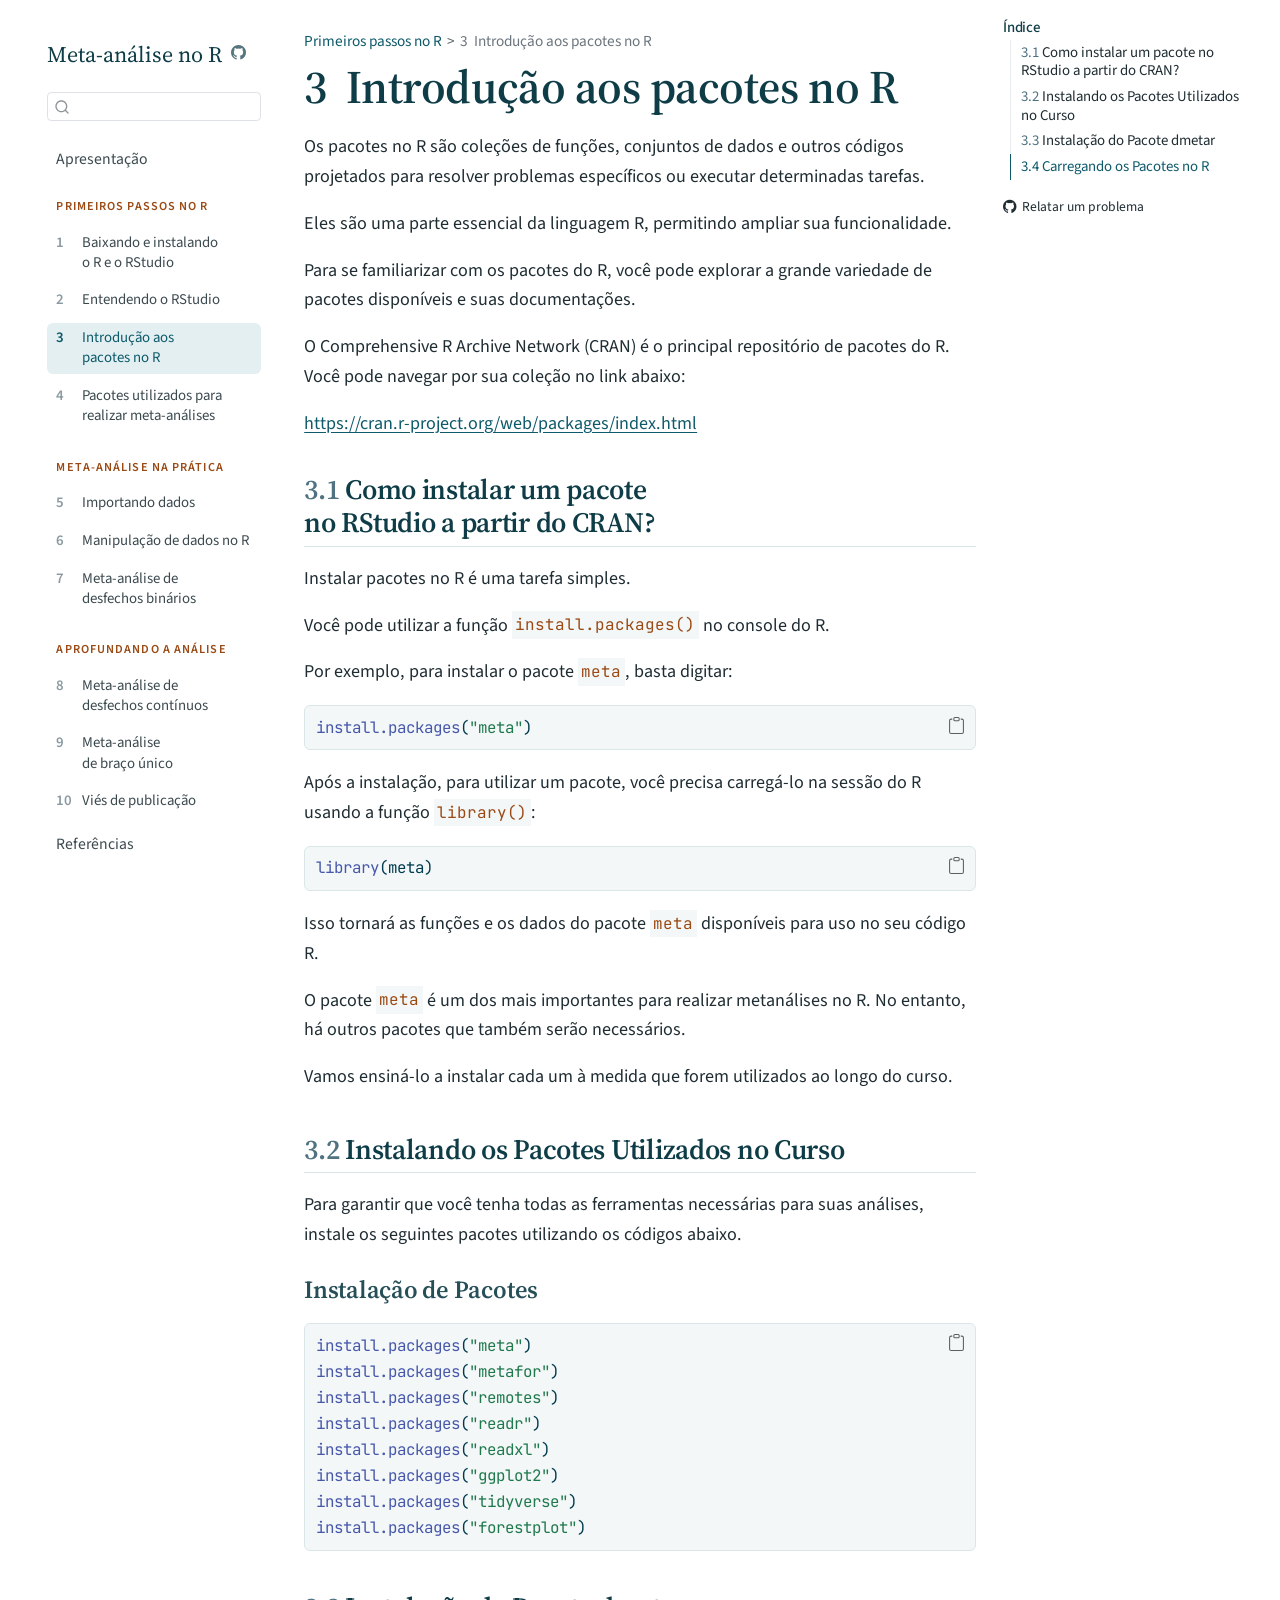
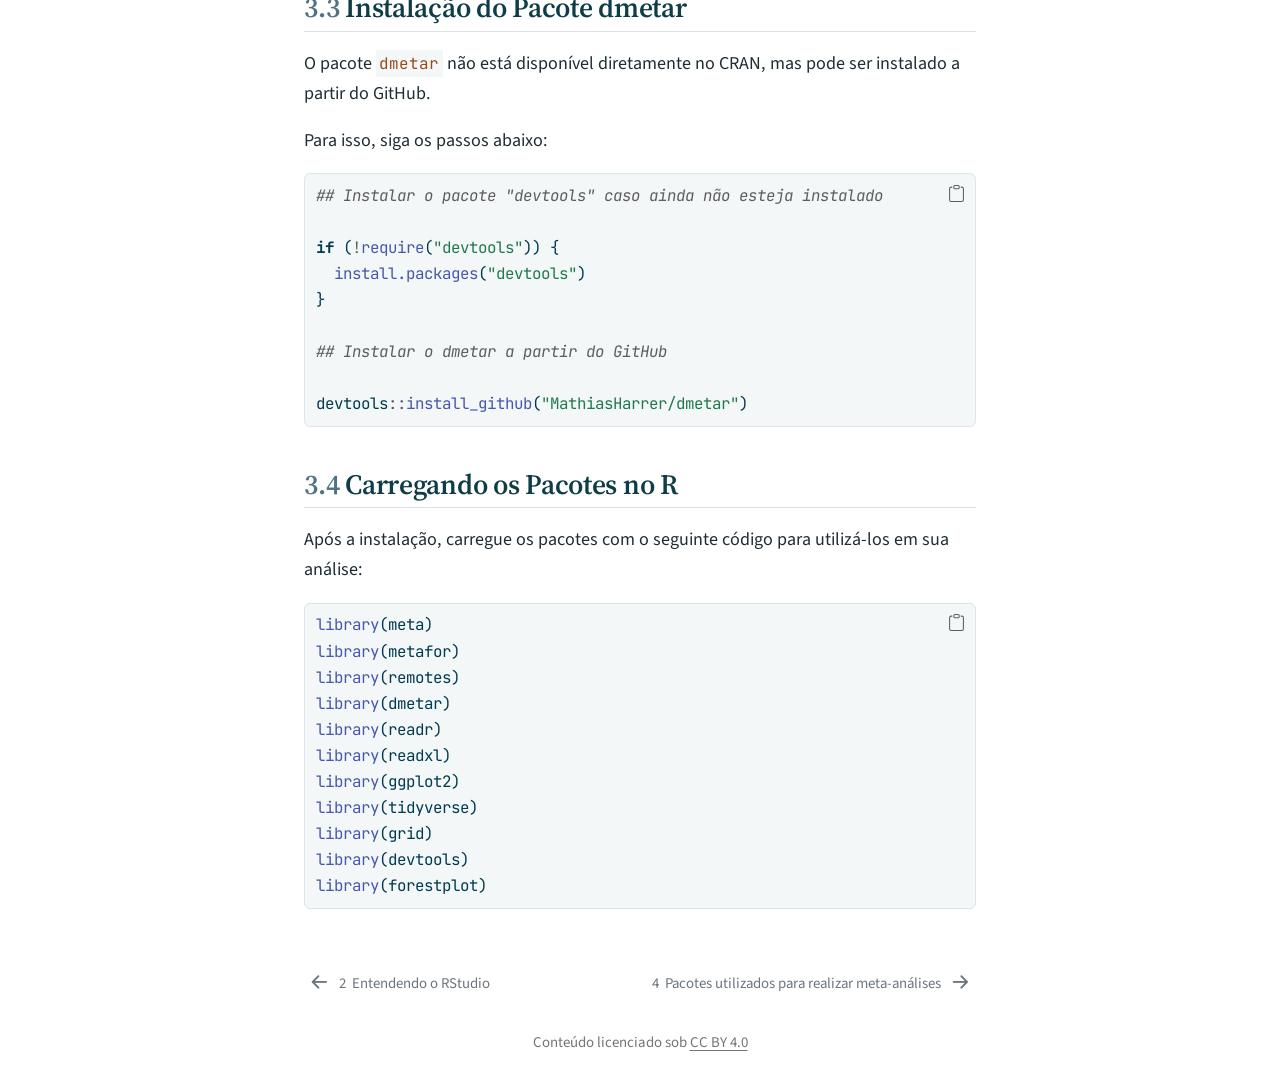
<file: cap03-introducao-pacotes.html>
<!DOCTYPE html>
<html xmlns="http://www.w3.org/1999/xhtml" lang="pt" xml:lang="pt"><head>

<meta charset="utf-8">
<meta name="generator" content="quarto-1.8.25">

<meta name="viewport" content="width=device-width, initial-scale=1.0, user-scalable=yes">


<title>3&nbsp; Introdução aos pacotes no R – Meta-análise no R</title>
<style>
code{white-space: pre-wrap;}
span.smallcaps{font-variant: small-caps;}
div.columns{display: flex; gap: min(4vw, 1.5em);}
div.column{flex: auto; overflow-x: auto;}
div.hanging-indent{margin-left: 1.5em; text-indent: -1.5em;}
ul.task-list{list-style: none;}
ul.task-list li input[type="checkbox"] {
  width: 0.8em;
  margin: 0 0.8em 0.2em -1em; /* quarto-specific, see https://github.com/quarto-dev/quarto-cli/issues/4556 */ 
  vertical-align: middle;
}
/* CSS for syntax highlighting */
html { -webkit-text-size-adjust: 100%; }
pre > code.sourceCode { white-space: pre; position: relative; }
pre > code.sourceCode > span { display: inline-block; line-height: 1.25; }
pre > code.sourceCode > span:empty { height: 1.2em; }
.sourceCode { overflow: visible; }
code.sourceCode > span { color: inherit; text-decoration: inherit; }
div.sourceCode { margin: 1em 0; }
pre.sourceCode { margin: 0; }
@media screen {
div.sourceCode { overflow: auto; }
}
@media print {
pre > code.sourceCode { white-space: pre-wrap; }
pre > code.sourceCode > span { text-indent: -5em; padding-left: 5em; }
}
pre.numberSource code
  { counter-reset: source-line 0; }
pre.numberSource code > span
  { position: relative; left: -4em; counter-increment: source-line; }
pre.numberSource code > span > a:first-child::before
  { content: counter(source-line);
    position: relative; left: -1em; text-align: right; vertical-align: baseline;
    border: none; display: inline-block;
    -webkit-touch-callout: none; -webkit-user-select: none;
    -khtml-user-select: none; -moz-user-select: none;
    -ms-user-select: none; user-select: none;
    padding: 0 4px; width: 4em;
  }
pre.numberSource { margin-left: 3em;  padding-left: 4px; }
div.sourceCode
  {   }
@media screen {
pre > code.sourceCode > span > a:first-child::before { text-decoration: underline; }
}
</style>


<script src="site_libs/quarto-nav/quarto-nav.js"></script>
<script src="site_libs/quarto-nav/headroom.min.js"></script>
<script src="site_libs/clipboard/clipboard.min.js"></script>
<script src="site_libs/quarto-search/autocomplete.umd.js"></script>
<script src="site_libs/quarto-search/fuse.min.js"></script>
<script src="site_libs/quarto-search/quarto-search.js"></script>
<meta name="quarto:offset" content="./">
<link href="./cap04-pacotes-metanalise.html" rel="next">
<link href="./cap02-entendendo-rstudio.html" rel="prev">
<link href="./imagens/favicon.svg" rel="icon" type="image/svg+xml">
<script src="site_libs/quarto-html/quarto.js" type="module"></script>
<script src="site_libs/quarto-html/tabsets/tabsets.js" type="module"></script>
<script src="site_libs/quarto-html/axe/axe-check.js" type="module"></script>
<script src="site_libs/quarto-html/popper.min.js"></script>
<script src="site_libs/quarto-html/tippy.umd.min.js"></script>
<script src="site_libs/quarto-html/anchor.min.js"></script>
<link href="site_libs/quarto-html/tippy.css" rel="stylesheet">
<link href="site_libs/quarto-html/quarto-syntax-highlighting-b311067de9bb61c87081b7a4fd9bc435.css" rel="stylesheet" id="quarto-text-highlighting-styles">
<script src="site_libs/bootstrap/bootstrap.min.js"></script>
<link href="site_libs/bootstrap/bootstrap-icons.css" rel="stylesheet">
<link href="site_libs/bootstrap/bootstrap-8f8930871a6f83626bb31d1f1603a1c0.min.css" rel="stylesheet" append-hash="true" id="quarto-bootstrap" data-mode="light">
<script id="quarto-search-options" type="application/json">{
  "location": "sidebar",
  "copy-button": false,
  "collapse-after": 3,
  "panel-placement": "start",
  "type": "textbox",
  "limit": 50,
  "keyboard-shortcut": [
    "f",
    "/",
    "s"
  ],
  "show-item-context": false,
  "language": {
    "search-no-results-text": "Nenhum resultado",
    "search-matching-documents-text": "documentos correspondentes",
    "search-copy-link-title": "Copiar link para a busca",
    "search-hide-matches-text": "Esconder correspondências adicionais",
    "search-more-match-text": "mais correspondência neste documento",
    "search-more-matches-text": "mais correspondências neste documento",
    "search-clear-button-title": "Limpar",
    "search-text-placeholder": "",
    "search-detached-cancel-button-title": "Cancelar",
    "search-submit-button-title": "Enviar",
    "search-label": "Procurar"
  }
}</script>
<link rel="preconnect" href="https://fonts.googleapis.com">
<link rel="preconnect" href="https://fonts.gstatic.com" crossorigin="">
<link href="https://fonts.googleapis.com/css2?family=JetBrains+Mono:wght@400;600&amp;family=Source+Sans+3:ital,wght@0,400;0,600;1,400&amp;family=Source+Serif+4:opsz,wght@8..60,600&amp;display=swap" rel="stylesheet">


</head>

<body class="nav-sidebar floating quarto-light">

<div id="quarto-search-results"></div>
  <header id="quarto-header" class="headroom fixed-top">
  <nav class="quarto-secondary-nav">
    <div class="container-fluid d-flex">
      <button type="button" class="quarto-btn-toggle btn" data-bs-toggle="collapse" role="button" data-bs-target=".quarto-sidebar-collapse-item" aria-controls="quarto-sidebar" aria-expanded="false" aria-label="Alternar barra lateral" onclick="if (window.quartoToggleHeadroom) { window.quartoToggleHeadroom(); }">
        <i class="bi bi-layout-text-sidebar-reverse"></i>
      </button>
        <nav class="quarto-page-breadcrumbs" aria-label="breadcrumb"><ol class="breadcrumb"><li class="breadcrumb-item"><a href="./cap01-instalando-r-rstudio.html">Primeiros passos no R</a></li><li class="breadcrumb-item"><a href="./cap03-introducao-pacotes.html"><span class="chapter-number">3</span>&nbsp; <span class="chapter-title">Introdução aos pacotes no R</span></a></li></ol></nav>
        <a class="flex-grow-1" role="navigation" data-bs-toggle="collapse" data-bs-target=".quarto-sidebar-collapse-item" aria-controls="quarto-sidebar" aria-expanded="false" aria-label="Alternar barra lateral" onclick="if (window.quartoToggleHeadroom) { window.quartoToggleHeadroom(); }">      
        </a>
      <button type="button" class="btn quarto-search-button" aria-label="Procurar" onclick="window.quartoOpenSearch();">
        <i class="bi bi-search"></i>
      </button>
    </div>
  </nav>
</header>
<!-- content -->
<div id="quarto-content" class="quarto-container page-columns page-rows-contents page-layout-article">
<!-- sidebar -->
  <nav id="quarto-sidebar" class="sidebar collapse collapse-horizontal quarto-sidebar-collapse-item sidebar-navigation floating overflow-auto">
    <div class="pt-lg-2 mt-2 text-left sidebar-header sidebar-header-stacked">
      <a href="./index.html" class="sidebar-logo-link">
      </a>
    <div class="sidebar-title mb-0 py-0">
      <a href="./">Meta-análise no R</a> 
        <div class="sidebar-tools-main">
    <a href="https://github.com/metanalise-r/metanalise-r.github.io" title="Código fonte" class="quarto-navigation-tool px-1" aria-label="Código fonte"><i class="bi bi-github"></i></a>
</div>
    </div>
      </div>
        <div class="mt-2 flex-shrink-0 align-items-center">
        <div class="sidebar-search">
        <div id="quarto-search" class="" title="Procurar"></div>
        </div>
        </div>
    <div class="sidebar-menu-container"> 
    <ul class="list-unstyled mt-1">
        <li class="sidebar-item">
  <div class="sidebar-item-container"> 
  <a href="./index.html" class="sidebar-item-text sidebar-link">
 <span class="menu-text">Apresentação</span></a>
  </div>
</li>
        <li class="sidebar-item sidebar-item-section">
      <div class="sidebar-item-container"> 
            <a class="sidebar-item-text sidebar-link text-start" data-bs-toggle="collapse" data-bs-target="#quarto-sidebar-section-1" role="navigation" aria-expanded="true">
 <span class="menu-text">Primeiros passos no R</span></a>
          <a class="sidebar-item-toggle text-start" data-bs-toggle="collapse" data-bs-target="#quarto-sidebar-section-1" role="navigation" aria-expanded="true" aria-label="Alternar seção">
            <i class="bi bi-chevron-right ms-2"></i>
          </a> 
      </div>
      <ul id="quarto-sidebar-section-1" class="collapse list-unstyled sidebar-section depth1 show">  
          <li class="sidebar-item">
  <div class="sidebar-item-container"> 
  <a href="./cap01-instalando-r-rstudio.html" class="sidebar-item-text sidebar-link">
 <span class="menu-text"><span class="chapter-number">1</span>&nbsp; <span class="chapter-title">Baixando e instalando o R e o RStudio</span></span></a>
  </div>
</li>
          <li class="sidebar-item">
  <div class="sidebar-item-container"> 
  <a href="./cap02-entendendo-rstudio.html" class="sidebar-item-text sidebar-link">
 <span class="menu-text"><span class="chapter-number">2</span>&nbsp; <span class="chapter-title">Entendendo o RStudio</span></span></a>
  </div>
</li>
          <li class="sidebar-item">
  <div class="sidebar-item-container"> 
  <a href="./cap03-introducao-pacotes.html" class="sidebar-item-text sidebar-link active">
 <span class="menu-text"><span class="chapter-number">3</span>&nbsp; <span class="chapter-title">Introdução aos pacotes no R</span></span></a>
  </div>
</li>
          <li class="sidebar-item">
  <div class="sidebar-item-container"> 
  <a href="./cap04-pacotes-metanalise.html" class="sidebar-item-text sidebar-link">
 <span class="menu-text"><span class="chapter-number">4</span>&nbsp; <span class="chapter-title">Pacotes utilizados para realizar meta-análises</span></span></a>
  </div>
</li>
      </ul>
  </li>
        <li class="sidebar-item sidebar-item-section">
      <div class="sidebar-item-container"> 
            <a class="sidebar-item-text sidebar-link text-start" data-bs-toggle="collapse" data-bs-target="#quarto-sidebar-section-2" role="navigation" aria-expanded="true">
 <span class="menu-text">Meta-análise na prática</span></a>
          <a class="sidebar-item-toggle text-start" data-bs-toggle="collapse" data-bs-target="#quarto-sidebar-section-2" role="navigation" aria-expanded="true" aria-label="Alternar seção">
            <i class="bi bi-chevron-right ms-2"></i>
          </a> 
      </div>
      <ul id="quarto-sidebar-section-2" class="collapse list-unstyled sidebar-section depth1 show">  
          <li class="sidebar-item">
  <div class="sidebar-item-container"> 
  <a href="./cap05-importando-dados.html" class="sidebar-item-text sidebar-link">
 <span class="menu-text"><span class="chapter-number">5</span>&nbsp; <span class="chapter-title">Importando dados</span></span></a>
  </div>
</li>
          <li class="sidebar-item">
  <div class="sidebar-item-container"> 
  <a href="./cap06-manipulacao-dados.html" class="sidebar-item-text sidebar-link">
 <span class="menu-text"><span class="chapter-number">6</span>&nbsp; <span class="chapter-title">Manipulação de dados no R</span></span></a>
  </div>
</li>
          <li class="sidebar-item">
  <div class="sidebar-item-container"> 
  <a href="./cap07-metanalise-binarios.html" class="sidebar-item-text sidebar-link">
 <span class="menu-text"><span class="chapter-number">7</span>&nbsp; <span class="chapter-title">Meta-análise de desfechos binários</span></span></a>
  </div>
</li>
      </ul>
  </li>
        <li class="sidebar-item sidebar-item-section">
      <div class="sidebar-item-container"> 
            <a class="sidebar-item-text sidebar-link text-start" data-bs-toggle="collapse" data-bs-target="#quarto-sidebar-section-3" role="navigation" aria-expanded="true">
 <span class="menu-text">Aprofundando a análise</span></a>
          <a class="sidebar-item-toggle text-start" data-bs-toggle="collapse" data-bs-target="#quarto-sidebar-section-3" role="navigation" aria-expanded="true" aria-label="Alternar seção">
            <i class="bi bi-chevron-right ms-2"></i>
          </a> 
      </div>
      <ul id="quarto-sidebar-section-3" class="collapse list-unstyled sidebar-section depth1 show">  
          <li class="sidebar-item">
  <div class="sidebar-item-container"> 
  <a href="./cap08-metanalise-continuos.html" class="sidebar-item-text sidebar-link">
 <span class="menu-text"><span class="chapter-number">8</span>&nbsp; <span class="chapter-title">Meta-análise de desfechos contínuos</span></span></a>
  </div>
</li>
          <li class="sidebar-item">
  <div class="sidebar-item-container"> 
  <a href="./cap09-metanalise-braco-unico.html" class="sidebar-item-text sidebar-link">
 <span class="menu-text"><span class="chapter-number">9</span>&nbsp; <span class="chapter-title">Meta-análise de braço único</span></span></a>
  </div>
</li>
          <li class="sidebar-item">
  <div class="sidebar-item-container"> 
  <a href="./cap10-vies-publicacao.html" class="sidebar-item-text sidebar-link">
 <span class="menu-text"><span class="chapter-number">10</span>&nbsp; <span class="chapter-title">Viés de publicação</span></span></a>
  </div>
</li>
      </ul>
  </li>
        <li class="sidebar-item">
  <div class="sidebar-item-container"> 
  <a href="./referencias.html" class="sidebar-item-text sidebar-link">
 <span class="menu-text">Referências</span></a>
  </div>
</li>
    </ul>
    </div>
</nav>
<div id="quarto-sidebar-glass" class="quarto-sidebar-collapse-item" data-bs-toggle="collapse" data-bs-target=".quarto-sidebar-collapse-item"></div>
<!-- margin-sidebar -->
    <div id="quarto-margin-sidebar" class="sidebar margin-sidebar">
        <nav id="TOC" role="doc-toc" class="toc-active">
    <h2 id="toc-title">Índice</h2>
   
  <ul>
  <li><a href="#como-instalar-um-pacote-no-rstudio-a-partir-do-cran" id="toc-como-instalar-um-pacote-no-rstudio-a-partir-do-cran" class="nav-link active" data-scroll-target="#como-instalar-um-pacote-no-rstudio-a-partir-do-cran"><span class="header-section-number">3.1</span> Como instalar um pacote no RStudio a partir do CRAN?</a></li>
  <li><a href="#instalando-os-pacotes-utilizados-no-curso" id="toc-instalando-os-pacotes-utilizados-no-curso" class="nav-link" data-scroll-target="#instalando-os-pacotes-utilizados-no-curso"><span class="header-section-number">3.2</span> Instalando os Pacotes Utilizados no Curso</a>
  <ul class="collapse">
  <li><a href="#instalação-de-pacotes" id="toc-instalação-de-pacotes" class="nav-link" data-scroll-target="#instalação-de-pacotes">Instalação de Pacotes</a></li>
  </ul></li>
  <li><a href="#instalação-do-pacote-dmetar" id="toc-instalação-do-pacote-dmetar" class="nav-link" data-scroll-target="#instalação-do-pacote-dmetar"><span class="header-section-number">3.3</span> Instalação do Pacote dmetar</a></li>
  <li><a href="#carregando-os-pacotes-no-r" id="toc-carregando-os-pacotes-no-r" class="nav-link" data-scroll-target="#carregando-os-pacotes-no-r"><span class="header-section-number">3.4</span> Carregando os Pacotes no R</a></li>
  </ul>
<div class="toc-actions"><ul><li><a href="https://github.com/metanalise-r/metanalise-r.github.io/issues/new" class="toc-action"><i class="bi bi-github"></i>Relatar um problema</a></li></ul></div></nav>
    </div>
<!-- main -->
<main class="content" id="quarto-document-content">

<header id="title-block-header" class="quarto-title-block default"><nav class="quarto-page-breadcrumbs quarto-title-breadcrumbs d-none d-lg-block" aria-label="breadcrumb"><ol class="breadcrumb"><li class="breadcrumb-item"><a href="./cap01-instalando-r-rstudio.html">Primeiros passos no R</a></li><li class="breadcrumb-item"><a href="./cap03-introducao-pacotes.html"><span class="chapter-number">3</span>&nbsp; <span class="chapter-title">Introdução aos pacotes no R</span></a></li></ol></nav>
<div class="quarto-title">
<h1 class="title"><span class="chapter-number">3</span>&nbsp; <span class="chapter-title">Introdução aos pacotes no R</span></h1>
</div>



<div class="quarto-title-meta">

    
  
    
  </div>
  


</header>


<p>Os pacotes no R são coleções de funções, conjuntos de dados e outros códigos projetados para resolver problemas específicos ou executar determinadas tarefas.</p>
<p>Eles são uma parte essencial da linguagem R, permitindo ampliar sua funcionalidade.</p>
<p>Para se familiarizar com os pacotes do R, você pode explorar a grande variedade de pacotes disponíveis e suas documentações.</p>
<p>O Comprehensive R Archive Network (CRAN) é o principal repositório de pacotes do R. Você pode navegar por sua coleção no link abaixo:</p>
<p><a href="https://cran.r-project.org/web/packages/index.html" class="uri">https://cran.r-project.org/web/packages/index.html</a></p>
<section id="como-instalar-um-pacote-no-rstudio-a-partir-do-cran" class="level2" data-number="3.1">
<h2 data-number="3.1" class="anchored" data-anchor-id="como-instalar-um-pacote-no-rstudio-a-partir-do-cran"><span class="header-section-number">3.1</span> Como instalar um pacote no RStudio a partir do CRAN?</h2>
<p>Instalar pacotes no R é uma tarefa simples.</p>
<p>Você pode utilizar a função <code>install.packages()</code> no console do R.</p>
<p>Por exemplo, para instalar o pacote <code>meta</code>, basta digitar:</p>
<div class="code-copy-outer-scaffold"><div class="sourceCode" id="cb1"><pre class="sourceCode r code-with-copy"><code class="sourceCode r"><span id="cb1-1"><a href="#cb1-1" aria-hidden="true" tabindex="-1"></a><span class="fu">install.packages</span>(<span class="st">"meta"</span>)</span></code></pre></div><button title="Copiar para a área de transferência" class="code-copy-button"><i class="bi"></i></button></div>
<p>Após a instalação, para utilizar um pacote, você precisa carregá-lo na sessão do R usando a função <code>library()</code>:</p>
<div class="code-copy-outer-scaffold"><div class="sourceCode" id="cb2"><pre class="sourceCode r code-with-copy"><code class="sourceCode r"><span id="cb2-1"><a href="#cb2-1" aria-hidden="true" tabindex="-1"></a><span class="fu">library</span>(meta)</span></code></pre></div><button title="Copiar para a área de transferência" class="code-copy-button"><i class="bi"></i></button></div>
<p>Isso tornará as funções e os dados do pacote <code>meta</code> disponíveis para uso no seu código R.</p>
<p>O pacote <code>meta</code> é um dos mais importantes para realizar metanálises no R. No entanto, há outros pacotes que também serão necessários.</p>
<p>Vamos ensiná-lo a instalar cada um à medida que forem utilizados ao longo do curso.</p>
</section>
<section id="instalando-os-pacotes-utilizados-no-curso" class="level2" data-number="3.2">
<h2 data-number="3.2" class="anchored" data-anchor-id="instalando-os-pacotes-utilizados-no-curso"><span class="header-section-number">3.2</span> Instalando os Pacotes Utilizados no Curso</h2>
<p>Para garantir que você tenha todas as ferramentas necessárias para suas análises, instale os seguintes pacotes utilizando os códigos abaixo.</p>
<section id="instalação-de-pacotes" class="level3">
<h3 class="anchored" data-anchor-id="instalação-de-pacotes">Instalação de Pacotes</h3>
<div class="code-copy-outer-scaffold"><div class="sourceCode" id="cb3"><pre class="sourceCode r code-with-copy"><code class="sourceCode r"><span id="cb3-1"><a href="#cb3-1" aria-hidden="true" tabindex="-1"></a><span class="fu">install.packages</span>(<span class="st">"meta"</span>)</span>
<span id="cb3-2"><a href="#cb3-2" aria-hidden="true" tabindex="-1"></a><span class="fu">install.packages</span>(<span class="st">"metafor"</span>)</span>
<span id="cb3-3"><a href="#cb3-3" aria-hidden="true" tabindex="-1"></a><span class="fu">install.packages</span>(<span class="st">"remotes"</span>)</span>
<span id="cb3-4"><a href="#cb3-4" aria-hidden="true" tabindex="-1"></a><span class="fu">install.packages</span>(<span class="st">"readr"</span>)</span>
<span id="cb3-5"><a href="#cb3-5" aria-hidden="true" tabindex="-1"></a><span class="fu">install.packages</span>(<span class="st">"readxl"</span>)</span>
<span id="cb3-6"><a href="#cb3-6" aria-hidden="true" tabindex="-1"></a><span class="fu">install.packages</span>(<span class="st">"ggplot2"</span>)</span>
<span id="cb3-7"><a href="#cb3-7" aria-hidden="true" tabindex="-1"></a><span class="fu">install.packages</span>(<span class="st">"tidyverse"</span>)</span>
<span id="cb3-8"><a href="#cb3-8" aria-hidden="true" tabindex="-1"></a><span class="fu">install.packages</span>(<span class="st">"forestplot"</span>)</span></code></pre></div><button title="Copiar para a área de transferência" class="code-copy-button"><i class="bi"></i></button></div>
</section>
</section>
<section id="instalação-do-pacote-dmetar" class="level2" data-number="3.3">
<h2 data-number="3.3" class="anchored" data-anchor-id="instalação-do-pacote-dmetar"><span class="header-section-number">3.3</span> Instalação do Pacote dmetar</h2>
<p>O pacote <code>dmetar</code> não está disponível diretamente no CRAN, mas pode ser instalado a partir do GitHub.</p>
<p>Para isso, siga os passos abaixo:</p>
<div class="code-copy-outer-scaffold"><div class="sourceCode" id="cb4"><pre class="sourceCode r code-with-copy"><code class="sourceCode r"><span id="cb4-1"><a href="#cb4-1" aria-hidden="true" tabindex="-1"></a><span class="do">## Instalar o pacote "devtools" caso ainda não esteja instalado</span></span>
<span id="cb4-2"><a href="#cb4-2" aria-hidden="true" tabindex="-1"></a></span>
<span id="cb4-3"><a href="#cb4-3" aria-hidden="true" tabindex="-1"></a><span class="cf">if</span> (<span class="sc">!</span><span class="fu">require</span>(<span class="st">"devtools"</span>)) {</span>
<span id="cb4-4"><a href="#cb4-4" aria-hidden="true" tabindex="-1"></a>  <span class="fu">install.packages</span>(<span class="st">"devtools"</span>)</span>
<span id="cb4-5"><a href="#cb4-5" aria-hidden="true" tabindex="-1"></a>}</span>
<span id="cb4-6"><a href="#cb4-6" aria-hidden="true" tabindex="-1"></a></span>
<span id="cb4-7"><a href="#cb4-7" aria-hidden="true" tabindex="-1"></a><span class="do">## Instalar o dmetar a partir do GitHub</span></span>
<span id="cb4-8"><a href="#cb4-8" aria-hidden="true" tabindex="-1"></a></span>
<span id="cb4-9"><a href="#cb4-9" aria-hidden="true" tabindex="-1"></a>devtools<span class="sc">::</span><span class="fu">install_github</span>(<span class="st">"MathiasHarrer/dmetar"</span>)</span></code></pre></div><button title="Copiar para a área de transferência" class="code-copy-button"><i class="bi"></i></button></div>
</section>
<section id="carregando-os-pacotes-no-r" class="level2" data-number="3.4">
<h2 data-number="3.4" class="anchored" data-anchor-id="carregando-os-pacotes-no-r"><span class="header-section-number">3.4</span> Carregando os Pacotes no R</h2>
<p>Após a instalação, carregue os pacotes com o seguinte código para utilizá-los em sua análise:</p>
<div class="code-copy-outer-scaffold"><div class="sourceCode" id="cb5"><pre class="sourceCode r code-with-copy"><code class="sourceCode r"><span id="cb5-1"><a href="#cb5-1" aria-hidden="true" tabindex="-1"></a><span class="fu">library</span>(meta)</span>
<span id="cb5-2"><a href="#cb5-2" aria-hidden="true" tabindex="-1"></a><span class="fu">library</span>(metafor)</span>
<span id="cb5-3"><a href="#cb5-3" aria-hidden="true" tabindex="-1"></a><span class="fu">library</span>(remotes)</span>
<span id="cb5-4"><a href="#cb5-4" aria-hidden="true" tabindex="-1"></a><span class="fu">library</span>(dmetar)</span>
<span id="cb5-5"><a href="#cb5-5" aria-hidden="true" tabindex="-1"></a><span class="fu">library</span>(readr)</span>
<span id="cb5-6"><a href="#cb5-6" aria-hidden="true" tabindex="-1"></a><span class="fu">library</span>(readxl)</span>
<span id="cb5-7"><a href="#cb5-7" aria-hidden="true" tabindex="-1"></a><span class="fu">library</span>(ggplot2)</span>
<span id="cb5-8"><a href="#cb5-8" aria-hidden="true" tabindex="-1"></a><span class="fu">library</span>(tidyverse)</span>
<span id="cb5-9"><a href="#cb5-9" aria-hidden="true" tabindex="-1"></a><span class="fu">library</span>(grid)</span>
<span id="cb5-10"><a href="#cb5-10" aria-hidden="true" tabindex="-1"></a><span class="fu">library</span>(devtools)</span>
<span id="cb5-11"><a href="#cb5-11" aria-hidden="true" tabindex="-1"></a><span class="fu">library</span>(forestplot)</span></code></pre></div><button title="Copiar para a área de transferência" class="code-copy-button"><i class="bi"></i></button></div>


</section>

</main> <!-- /main -->
<script id="quarto-html-after-body" type="application/javascript">
  window.document.addEventListener("DOMContentLoaded", function (event) {
    const icon = "";
    const anchorJS = new window.AnchorJS();
    anchorJS.options = {
      placement: 'right',
      icon: icon
    };
    anchorJS.add('.anchored');
    const isCodeAnnotation = (el) => {
      for (const clz of el.classList) {
        if (clz.startsWith('code-annotation-')) {                     
          return true;
        }
      }
      return false;
    }
    const onCopySuccess = function(e) {
      // button target
      const button = e.trigger;
      // don't keep focus
      button.blur();
      // flash "checked"
      button.classList.add('code-copy-button-checked');
      var currentTitle = button.getAttribute("title");
      button.setAttribute("title", "Copiada");
      let tooltip;
      if (window.bootstrap) {
        button.setAttribute("data-bs-toggle", "tooltip");
        button.setAttribute("data-bs-placement", "left");
        button.setAttribute("data-bs-title", "Copiada");
        tooltip = new bootstrap.Tooltip(button, 
          { trigger: "manual", 
            customClass: "code-copy-button-tooltip",
            offset: [0, -8]});
        tooltip.show();    
      }
      setTimeout(function() {
        if (tooltip) {
          tooltip.hide();
          button.removeAttribute("data-bs-title");
          button.removeAttribute("data-bs-toggle");
          button.removeAttribute("data-bs-placement");
        }
        button.setAttribute("title", currentTitle);
        button.classList.remove('code-copy-button-checked');
      }, 1000);
      // clear code selection
      e.clearSelection();
    }
    const getTextToCopy = function(trigger) {
      const outerScaffold = trigger.parentElement.cloneNode(true);
      const codeEl = outerScaffold.querySelector('code');
      for (const childEl of codeEl.children) {
        if (isCodeAnnotation(childEl)) {
          childEl.remove();
        }
      }
      return codeEl.innerText;
    }
    const clipboard = new window.ClipboardJS('.code-copy-button:not([data-in-quarto-modal])', {
      text: getTextToCopy
    });
    clipboard.on('success', onCopySuccess);
    if (window.document.getElementById('quarto-embedded-source-code-modal')) {
      const clipboardModal = new window.ClipboardJS('.code-copy-button[data-in-quarto-modal]', {
        text: getTextToCopy,
        container: window.document.getElementById('quarto-embedded-source-code-modal')
      });
      clipboardModal.on('success', onCopySuccess);
    }
      var localhostRegex = new RegExp(/^(?:http|https):\/\/localhost\:?[0-9]*\//);
      var mailtoRegex = new RegExp(/^mailto:/);
        var filterRegex = new RegExp("https:\/\/metanalise-r\.github\.io");
      var isInternal = (href) => {
          return filterRegex.test(href) || localhostRegex.test(href) || mailtoRegex.test(href);
      }
      // Inspect non-navigation links and adorn them if external
     var links = window.document.querySelectorAll('a[href]:not(.nav-link):not(.navbar-brand):not(.toc-action):not(.sidebar-link):not(.sidebar-item-toggle):not(.pagination-link):not(.no-external):not([aria-hidden]):not(.dropdown-item):not(.quarto-navigation-tool):not(.about-link)');
      for (var i=0; i<links.length; i++) {
        const link = links[i];
        if (!isInternal(link.href)) {
          // undo the damage that might have been done by quarto-nav.js in the case of
          // links that we want to consider external
          if (link.dataset.originalHref !== undefined) {
            link.href = link.dataset.originalHref;
          }
        }
      }
    function tippyHover(el, contentFn, onTriggerFn, onUntriggerFn) {
      const config = {
        allowHTML: true,
        maxWidth: 500,
        delay: 100,
        arrow: false,
        appendTo: function(el) {
            return el.parentElement;
        },
        interactive: true,
        interactiveBorder: 10,
        theme: 'quarto',
        placement: 'bottom-start',
      };
      if (contentFn) {
        config.content = contentFn;
      }
      if (onTriggerFn) {
        config.onTrigger = onTriggerFn;
      }
      if (onUntriggerFn) {
        config.onUntrigger = onUntriggerFn;
      }
      window.tippy(el, config); 
    }
    const noterefs = window.document.querySelectorAll('a[role="doc-noteref"]');
    for (var i=0; i<noterefs.length; i++) {
      const ref = noterefs[i];
      tippyHover(ref, function() {
        // use id or data attribute instead here
        let href = ref.getAttribute('data-footnote-href') || ref.getAttribute('href');
        try { href = new URL(href).hash; } catch {}
        const id = href.replace(/^#\/?/, "");
        const note = window.document.getElementById(id);
        if (note) {
          return note.innerHTML;
        } else {
          return "";
        }
      });
    }
    const xrefs = window.document.querySelectorAll('a.quarto-xref');
    const processXRef = (id, note) => {
      // Strip column container classes
      const stripColumnClz = (el) => {
        el.classList.remove("page-full", "page-columns");
        if (el.children) {
          for (const child of el.children) {
            stripColumnClz(child);
          }
        }
      }
      stripColumnClz(note)
      if (id === null || id.startsWith('sec-')) {
        // Special case sections, only their first couple elements
        const container = document.createElement("div");
        if (note.children && note.children.length > 2) {
          container.appendChild(note.children[0].cloneNode(true));
          for (let i = 1; i < note.children.length; i++) {
            const child = note.children[i];
            if (child.tagName === "P" && child.innerText === "") {
              continue;
            } else {
              container.appendChild(child.cloneNode(true));
              break;
            }
          }
          if (window.Quarto?.typesetMath) {
            window.Quarto.typesetMath(container);
          }
          return container.innerHTML
        } else {
          if (window.Quarto?.typesetMath) {
            window.Quarto.typesetMath(note);
          }
          return note.innerHTML;
        }
      } else {
        // Remove any anchor links if they are present
        const anchorLink = note.querySelector('a.anchorjs-link');
        if (anchorLink) {
          anchorLink.remove();
        }
        if (window.Quarto?.typesetMath) {
          window.Quarto.typesetMath(note);
        }
        if (note.classList.contains("callout")) {
          return note.outerHTML;
        } else {
          return note.innerHTML;
        }
      }
    }
    for (var i=0; i<xrefs.length; i++) {
      const xref = xrefs[i];
      tippyHover(xref, undefined, function(instance) {
        instance.disable();
        let url = xref.getAttribute('href');
        let hash = undefined; 
        if (url.startsWith('#')) {
          hash = url;
        } else {
          try { hash = new URL(url).hash; } catch {}
        }
        if (hash) {
          const id = hash.replace(/^#\/?/, "");
          const note = window.document.getElementById(id);
          if (note !== null) {
            try {
              const html = processXRef(id, note.cloneNode(true));
              instance.setContent(html);
            } finally {
              instance.enable();
              instance.show();
            }
          } else {
            // See if we can fetch this
            fetch(url.split('#')[0])
            .then(res => res.text())
            .then(html => {
              const parser = new DOMParser();
              const htmlDoc = parser.parseFromString(html, "text/html");
              const note = htmlDoc.getElementById(id);
              if (note !== null) {
                const html = processXRef(id, note);
                instance.setContent(html);
              } 
            }).finally(() => {
              instance.enable();
              instance.show();
            });
          }
        } else {
          // See if we can fetch a full url (with no hash to target)
          // This is a special case and we should probably do some content thinning / targeting
          fetch(url)
          .then(res => res.text())
          .then(html => {
            const parser = new DOMParser();
            const htmlDoc = parser.parseFromString(html, "text/html");
            const note = htmlDoc.querySelector('main.content');
            if (note !== null) {
              // This should only happen for chapter cross references
              // (since there is no id in the URL)
              // remove the first header
              if (note.children.length > 0 && note.children[0].tagName === "HEADER") {
                note.children[0].remove();
              }
              const html = processXRef(null, note);
              instance.setContent(html);
            } 
          }).finally(() => {
            instance.enable();
            instance.show();
          });
        }
      }, function(instance) {
      });
    }
        let selectedAnnoteEl;
        const selectorForAnnotation = ( cell, annotation) => {
          let cellAttr = 'data-code-cell="' + cell + '"';
          let lineAttr = 'data-code-annotation="' +  annotation + '"';
          const selector = 'span[' + cellAttr + '][' + lineAttr + ']';
          return selector;
        }
        const selectCodeLines = (annoteEl) => {
          const doc = window.document;
          const targetCell = annoteEl.getAttribute("data-target-cell");
          const targetAnnotation = annoteEl.getAttribute("data-target-annotation");
          const annoteSpan = window.document.querySelector(selectorForAnnotation(targetCell, targetAnnotation));
          const lines = annoteSpan.getAttribute("data-code-lines").split(",");
          const lineIds = lines.map((line) => {
            return targetCell + "-" + line;
          })
          let top = null;
          let height = null;
          let parent = null;
          if (lineIds.length > 0) {
              //compute the position of the single el (top and bottom and make a div)
              const el = window.document.getElementById(lineIds[0]);
              top = el.offsetTop;
              height = el.offsetHeight;
              parent = el.parentElement.parentElement;
            if (lineIds.length > 1) {
              const lastEl = window.document.getElementById(lineIds[lineIds.length - 1]);
              const bottom = lastEl.offsetTop + lastEl.offsetHeight;
              height = bottom - top;
            }
            if (top !== null && height !== null && parent !== null) {
              // cook up a div (if necessary) and position it 
              let div = window.document.getElementById("code-annotation-line-highlight");
              if (div === null) {
                div = window.document.createElement("div");
                div.setAttribute("id", "code-annotation-line-highlight");
                div.style.position = 'absolute';
                parent.appendChild(div);
              }
              div.style.top = top - 2 + "px";
              div.style.height = height + 4 + "px";
              div.style.left = 0;
              let gutterDiv = window.document.getElementById("code-annotation-line-highlight-gutter");
              if (gutterDiv === null) {
                gutterDiv = window.document.createElement("div");
                gutterDiv.setAttribute("id", "code-annotation-line-highlight-gutter");
                gutterDiv.style.position = 'absolute';
                const codeCell = window.document.getElementById(targetCell);
                const gutter = codeCell.querySelector('.code-annotation-gutter');
                gutter.appendChild(gutterDiv);
              }
              gutterDiv.style.top = top - 2 + "px";
              gutterDiv.style.height = height + 4 + "px";
            }
            selectedAnnoteEl = annoteEl;
          }
        };
        const unselectCodeLines = () => {
          const elementsIds = ["code-annotation-line-highlight", "code-annotation-line-highlight-gutter"];
          elementsIds.forEach((elId) => {
            const div = window.document.getElementById(elId);
            if (div) {
              div.remove();
            }
          });
          selectedAnnoteEl = undefined;
        };
          // Handle positioning of the toggle
      window.addEventListener(
        "resize",
        throttle(() => {
          elRect = undefined;
          if (selectedAnnoteEl) {
            selectCodeLines(selectedAnnoteEl);
          }
        }, 10)
      );
      function throttle(fn, ms) {
      let throttle = false;
      let timer;
        return (...args) => {
          if(!throttle) { // first call gets through
              fn.apply(this, args);
              throttle = true;
          } else { // all the others get throttled
              if(timer) clearTimeout(timer); // cancel #2
              timer = setTimeout(() => {
                fn.apply(this, args);
                timer = throttle = false;
              }, ms);
          }
        };
      }
        // Attach click handler to the DT
        const annoteDls = window.document.querySelectorAll('dt[data-target-cell]');
        for (const annoteDlNode of annoteDls) {
          annoteDlNode.addEventListener('click', (event) => {
            const clickedEl = event.target;
            if (clickedEl !== selectedAnnoteEl) {
              unselectCodeLines();
              const activeEl = window.document.querySelector('dt[data-target-cell].code-annotation-active');
              if (activeEl) {
                activeEl.classList.remove('code-annotation-active');
              }
              selectCodeLines(clickedEl);
              clickedEl.classList.add('code-annotation-active');
            } else {
              // Unselect the line
              unselectCodeLines();
              clickedEl.classList.remove('code-annotation-active');
            }
          });
        }
    const findCites = (el) => {
      const parentEl = el.parentElement;
      if (parentEl) {
        const cites = parentEl.dataset.cites;
        if (cites) {
          return {
            el,
            cites: cites.split(' ')
          };
        } else {
          return findCites(el.parentElement)
        }
      } else {
        return undefined;
      }
    };
    var bibliorefs = window.document.querySelectorAll('a[role="doc-biblioref"]');
    for (var i=0; i<bibliorefs.length; i++) {
      const ref = bibliorefs[i];
      const citeInfo = findCites(ref);
      if (citeInfo) {
        tippyHover(citeInfo.el, function() {
          var popup = window.document.createElement('div');
          citeInfo.cites.forEach(function(cite) {
            var citeDiv = window.document.createElement('div');
            citeDiv.classList.add('hanging-indent');
            citeDiv.classList.add('csl-entry');
            var biblioDiv = window.document.getElementById('ref-' + cite);
            if (biblioDiv) {
              citeDiv.innerHTML = biblioDiv.innerHTML;
            }
            popup.appendChild(citeDiv);
          });
          return popup.innerHTML;
        });
      }
    }
  });
  </script>
<nav class="page-navigation">
  <div class="nav-page nav-page-previous">
      <a href="./cap02-entendendo-rstudio.html" class="pagination-link" aria-label="Entendendo o RStudio">
        <i class="bi bi-arrow-left-short"></i> <span class="nav-page-text"><span class="chapter-number">2</span>&nbsp; <span class="chapter-title">Entendendo o RStudio</span></span>
      </a>          
  </div>
  <div class="nav-page nav-page-next">
      <a href="./cap04-pacotes-metanalise.html" class="pagination-link" aria-label="Pacotes utilizados para realizar meta-análises">
        <span class="nav-page-text"><span class="chapter-number">4</span>&nbsp; <span class="chapter-title">Pacotes utilizados para realizar meta-análises</span></span> <i class="bi bi-arrow-right-short"></i>
      </a>
  </div>
</nav>
</div> <!-- /content -->
<footer class="footer">
  <div class="nav-footer">
    <div class="nav-footer-left">
      &nbsp;
    </div>   
    <div class="nav-footer-center">
<p>Conteúdo licenciado sob <a href="https://creativecommons.org/licenses/by/4.0/deed.pt-br">CC BY 4.0</a></p>
<div class="toc-actions d-sm-block d-md-none"><ul><li><a href="https://github.com/metanalise-r/metanalise-r.github.io/issues/new" class="toc-action"><i class="bi bi-github"></i>Relatar um problema</a></li></ul></div></div>
    <div class="nav-footer-right">
      &nbsp;
    </div>
  </div>
</footer>




</body></html>
</file>
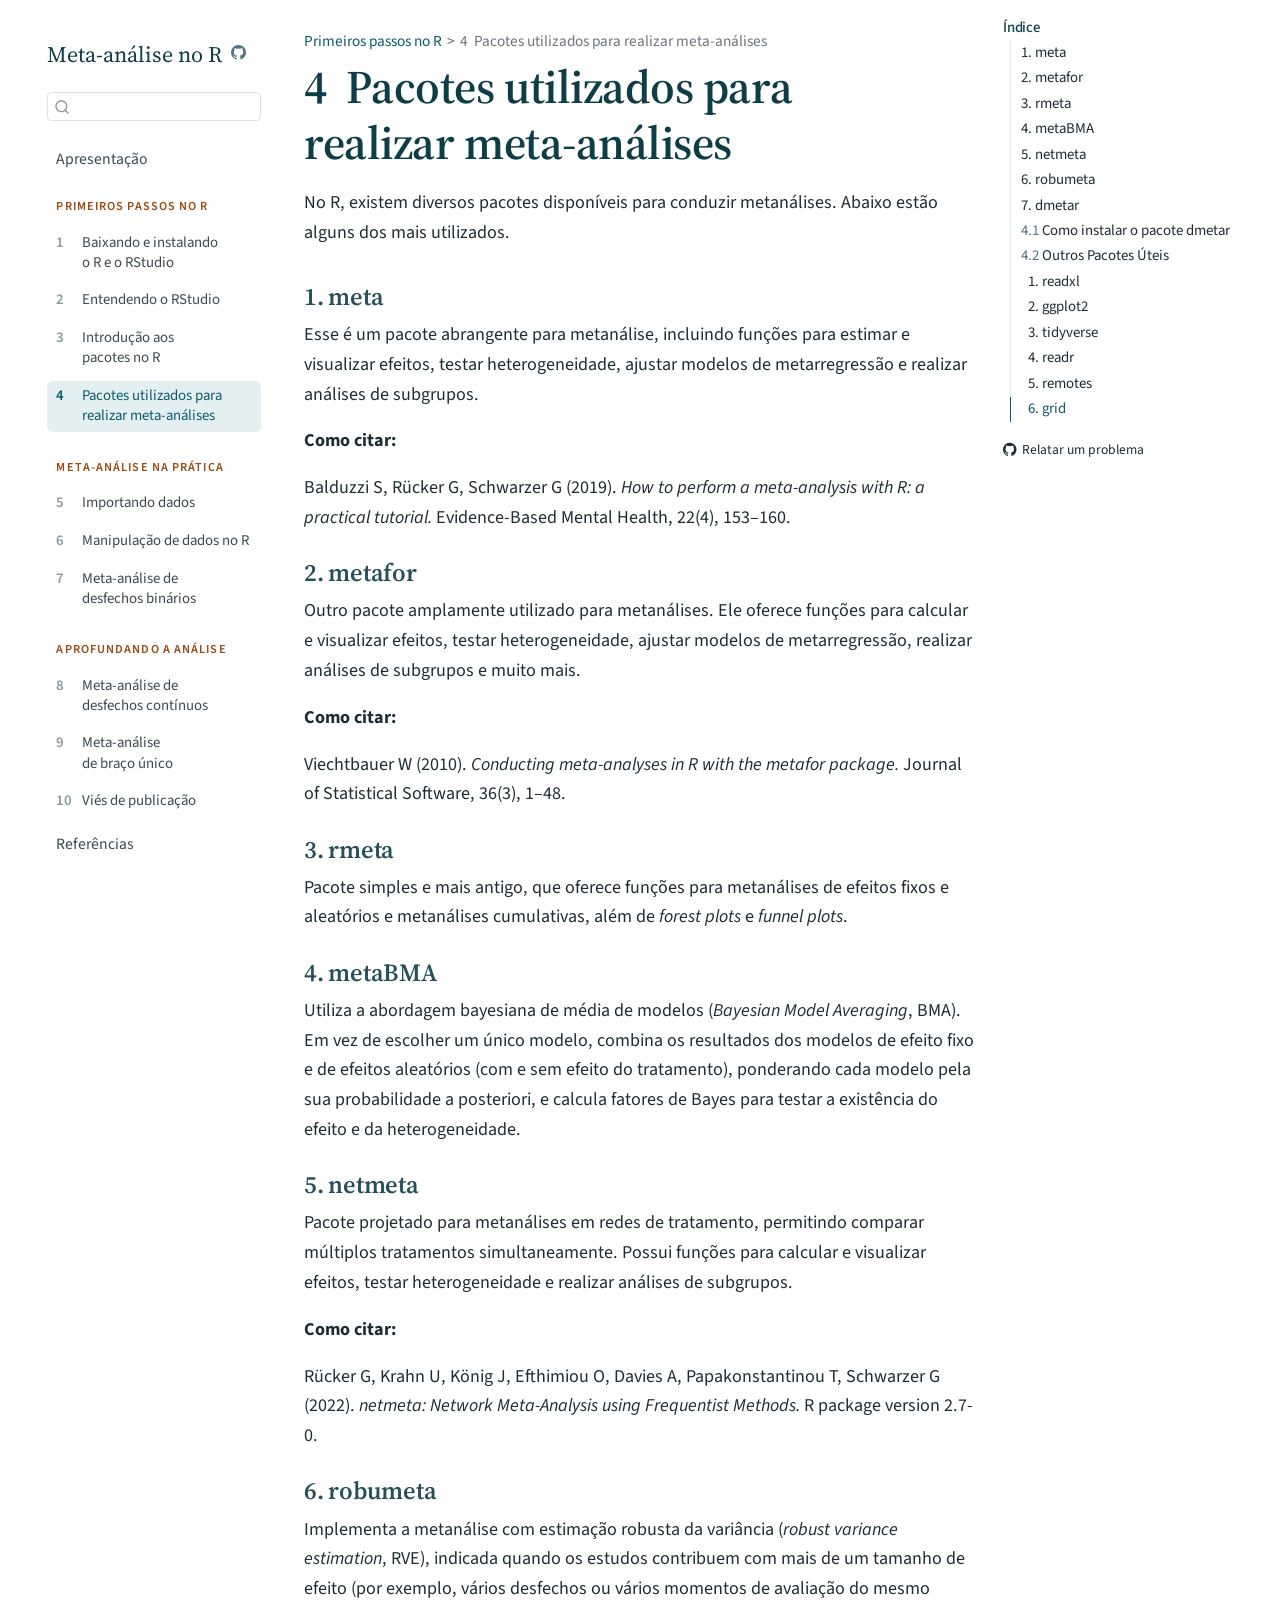
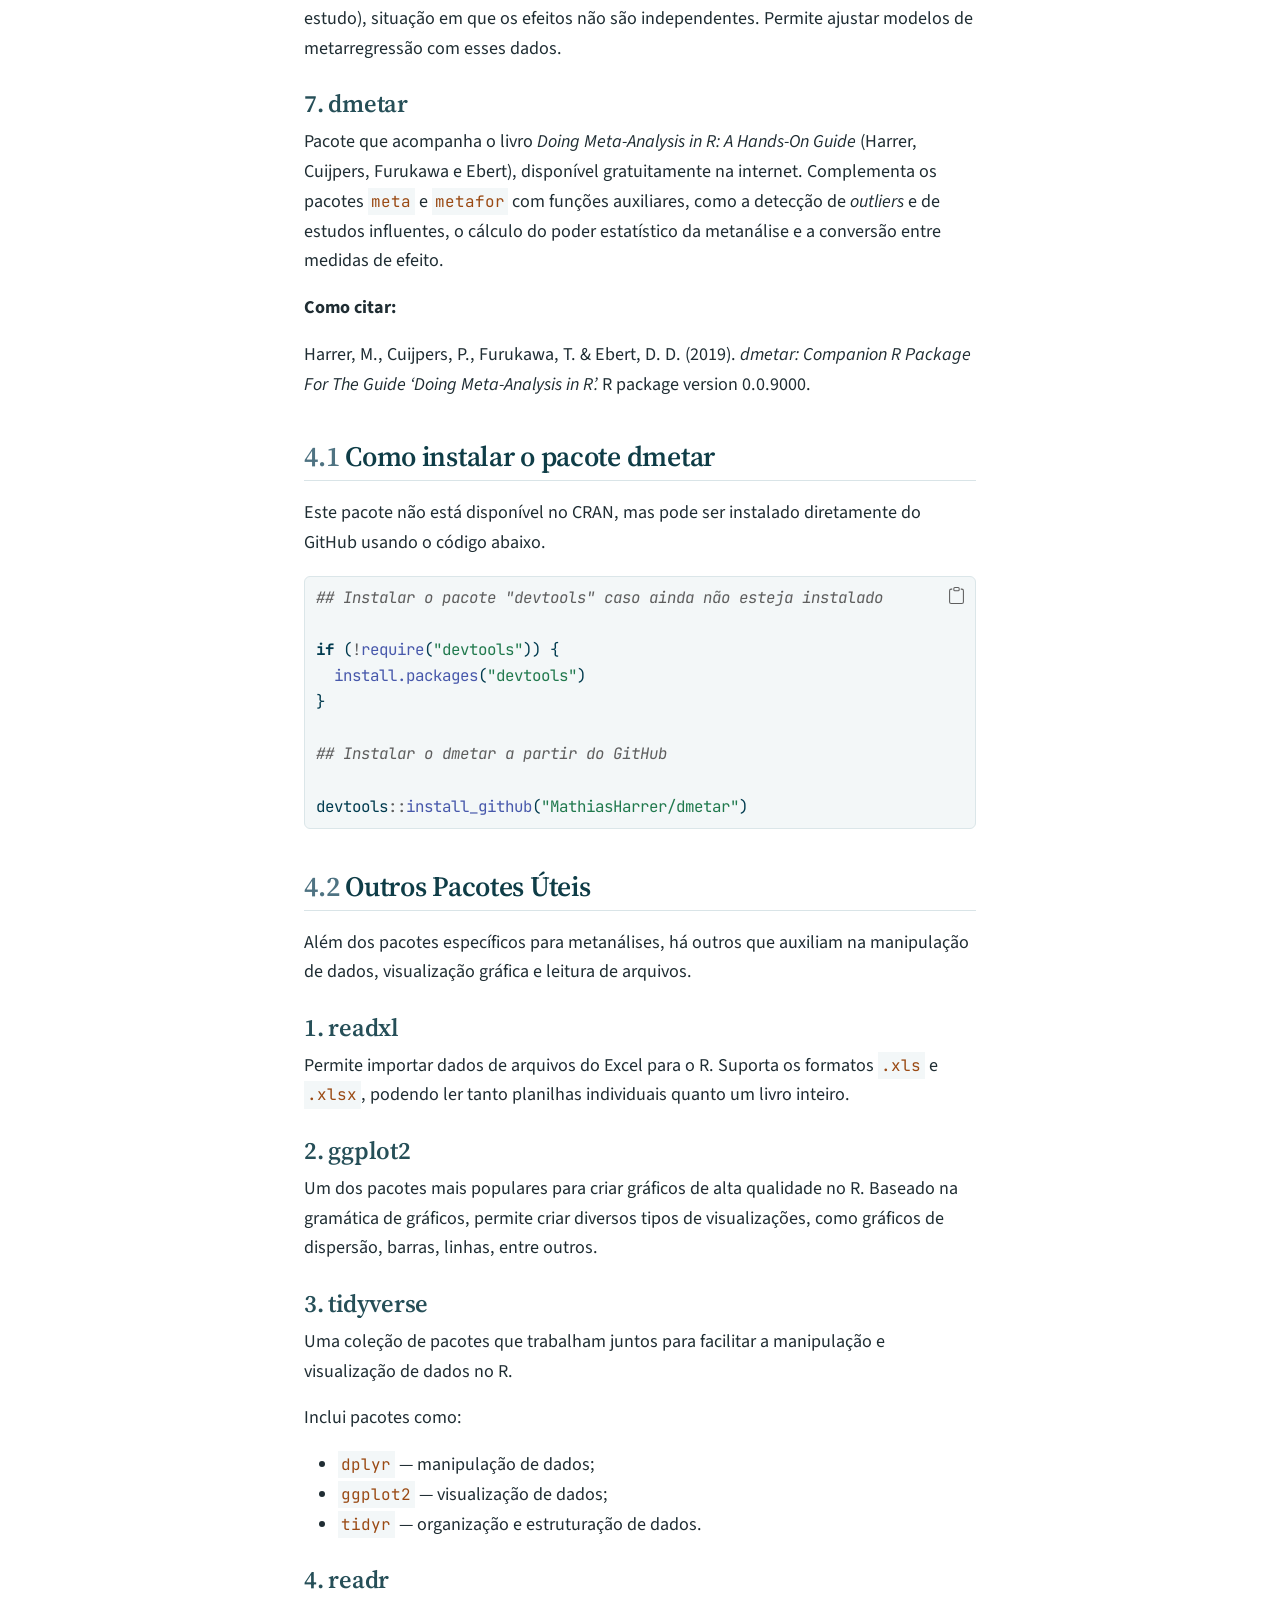
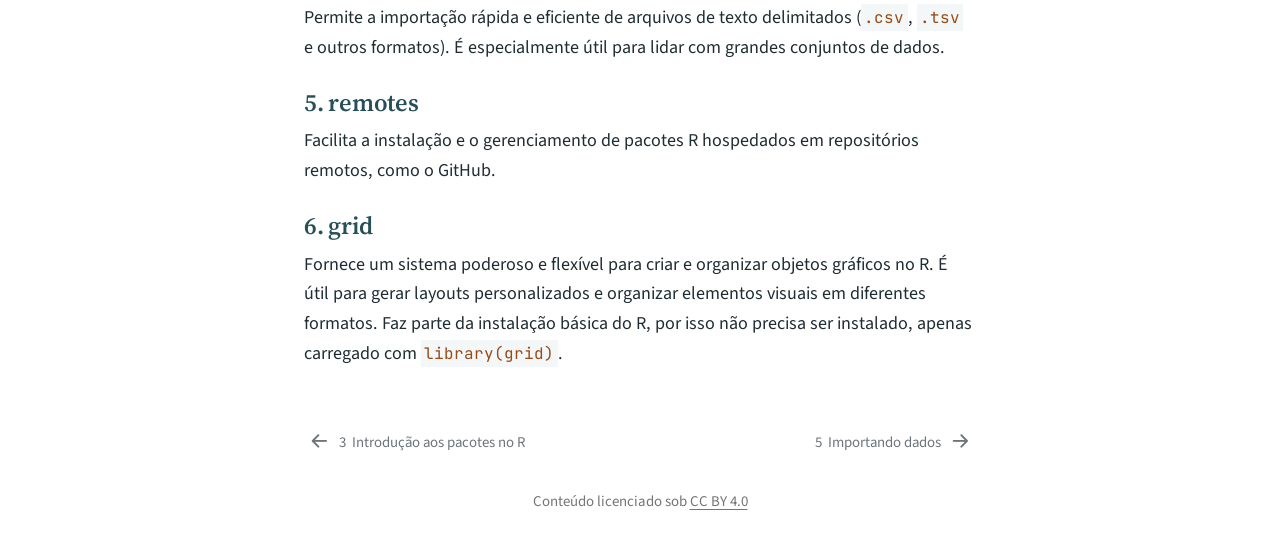
<file: cap04-pacotes-metanalise.html>
<!DOCTYPE html>
<html xmlns="http://www.w3.org/1999/xhtml" lang="pt" xml:lang="pt"><head>

<meta charset="utf-8">
<meta name="generator" content="quarto-1.8.25">

<meta name="viewport" content="width=device-width, initial-scale=1.0, user-scalable=yes">


<title>4&nbsp; Pacotes utilizados para realizar meta-análises – Meta-análise no R</title>
<style>
code{white-space: pre-wrap;}
span.smallcaps{font-variant: small-caps;}
div.columns{display: flex; gap: min(4vw, 1.5em);}
div.column{flex: auto; overflow-x: auto;}
div.hanging-indent{margin-left: 1.5em; text-indent: -1.5em;}
ul.task-list{list-style: none;}
ul.task-list li input[type="checkbox"] {
  width: 0.8em;
  margin: 0 0.8em 0.2em -1em; /* quarto-specific, see https://github.com/quarto-dev/quarto-cli/issues/4556 */ 
  vertical-align: middle;
}
/* CSS for syntax highlighting */
html { -webkit-text-size-adjust: 100%; }
pre > code.sourceCode { white-space: pre; position: relative; }
pre > code.sourceCode > span { display: inline-block; line-height: 1.25; }
pre > code.sourceCode > span:empty { height: 1.2em; }
.sourceCode { overflow: visible; }
code.sourceCode > span { color: inherit; text-decoration: inherit; }
div.sourceCode { margin: 1em 0; }
pre.sourceCode { margin: 0; }
@media screen {
div.sourceCode { overflow: auto; }
}
@media print {
pre > code.sourceCode { white-space: pre-wrap; }
pre > code.sourceCode > span { text-indent: -5em; padding-left: 5em; }
}
pre.numberSource code
  { counter-reset: source-line 0; }
pre.numberSource code > span
  { position: relative; left: -4em; counter-increment: source-line; }
pre.numberSource code > span > a:first-child::before
  { content: counter(source-line);
    position: relative; left: -1em; text-align: right; vertical-align: baseline;
    border: none; display: inline-block;
    -webkit-touch-callout: none; -webkit-user-select: none;
    -khtml-user-select: none; -moz-user-select: none;
    -ms-user-select: none; user-select: none;
    padding: 0 4px; width: 4em;
  }
pre.numberSource { margin-left: 3em;  padding-left: 4px; }
div.sourceCode
  {   }
@media screen {
pre > code.sourceCode > span > a:first-child::before { text-decoration: underline; }
}
</style>


<script src="site_libs/quarto-nav/quarto-nav.js"></script>
<script src="site_libs/quarto-nav/headroom.min.js"></script>
<script src="site_libs/clipboard/clipboard.min.js"></script>
<script src="site_libs/quarto-search/autocomplete.umd.js"></script>
<script src="site_libs/quarto-search/fuse.min.js"></script>
<script src="site_libs/quarto-search/quarto-search.js"></script>
<meta name="quarto:offset" content="./">
<link href="./cap05-importando-dados.html" rel="next">
<link href="./cap03-introducao-pacotes.html" rel="prev">
<link href="./imagens/favicon.svg" rel="icon" type="image/svg+xml">
<script src="site_libs/quarto-html/quarto.js" type="module"></script>
<script src="site_libs/quarto-html/tabsets/tabsets.js" type="module"></script>
<script src="site_libs/quarto-html/axe/axe-check.js" type="module"></script>
<script src="site_libs/quarto-html/popper.min.js"></script>
<script src="site_libs/quarto-html/tippy.umd.min.js"></script>
<script src="site_libs/quarto-html/anchor.min.js"></script>
<link href="site_libs/quarto-html/tippy.css" rel="stylesheet">
<link href="site_libs/quarto-html/quarto-syntax-highlighting-b311067de9bb61c87081b7a4fd9bc435.css" rel="stylesheet" id="quarto-text-highlighting-styles">
<script src="site_libs/bootstrap/bootstrap.min.js"></script>
<link href="site_libs/bootstrap/bootstrap-icons.css" rel="stylesheet">
<link href="site_libs/bootstrap/bootstrap-8f8930871a6f83626bb31d1f1603a1c0.min.css" rel="stylesheet" append-hash="true" id="quarto-bootstrap" data-mode="light">
<script id="quarto-search-options" type="application/json">{
  "location": "sidebar",
  "copy-button": false,
  "collapse-after": 3,
  "panel-placement": "start",
  "type": "textbox",
  "limit": 50,
  "keyboard-shortcut": [
    "f",
    "/",
    "s"
  ],
  "show-item-context": false,
  "language": {
    "search-no-results-text": "Nenhum resultado",
    "search-matching-documents-text": "documentos correspondentes",
    "search-copy-link-title": "Copiar link para a busca",
    "search-hide-matches-text": "Esconder correspondências adicionais",
    "search-more-match-text": "mais correspondência neste documento",
    "search-more-matches-text": "mais correspondências neste documento",
    "search-clear-button-title": "Limpar",
    "search-text-placeholder": "",
    "search-detached-cancel-button-title": "Cancelar",
    "search-submit-button-title": "Enviar",
    "search-label": "Procurar"
  }
}</script>
<link rel="preconnect" href="https://fonts.googleapis.com">
<link rel="preconnect" href="https://fonts.gstatic.com" crossorigin="">
<link href="https://fonts.googleapis.com/css2?family=JetBrains+Mono:wght@400;600&amp;family=Source+Sans+3:ital,wght@0,400;0,600;1,400&amp;family=Source+Serif+4:opsz,wght@8..60,600&amp;display=swap" rel="stylesheet">


</head>

<body class="nav-sidebar floating quarto-light">

<div id="quarto-search-results"></div>
  <header id="quarto-header" class="headroom fixed-top">
  <nav class="quarto-secondary-nav">
    <div class="container-fluid d-flex">
      <button type="button" class="quarto-btn-toggle btn" data-bs-toggle="collapse" role="button" data-bs-target=".quarto-sidebar-collapse-item" aria-controls="quarto-sidebar" aria-expanded="false" aria-label="Alternar barra lateral" onclick="if (window.quartoToggleHeadroom) { window.quartoToggleHeadroom(); }">
        <i class="bi bi-layout-text-sidebar-reverse"></i>
      </button>
        <nav class="quarto-page-breadcrumbs" aria-label="breadcrumb"><ol class="breadcrumb"><li class="breadcrumb-item"><a href="./cap01-instalando-r-rstudio.html">Primeiros passos no R</a></li><li class="breadcrumb-item"><a href="./cap04-pacotes-metanalise.html"><span class="chapter-number">4</span>&nbsp; <span class="chapter-title">Pacotes utilizados para realizar meta-análises</span></a></li></ol></nav>
        <a class="flex-grow-1" role="navigation" data-bs-toggle="collapse" data-bs-target=".quarto-sidebar-collapse-item" aria-controls="quarto-sidebar" aria-expanded="false" aria-label="Alternar barra lateral" onclick="if (window.quartoToggleHeadroom) { window.quartoToggleHeadroom(); }">      
        </a>
      <button type="button" class="btn quarto-search-button" aria-label="Procurar" onclick="window.quartoOpenSearch();">
        <i class="bi bi-search"></i>
      </button>
    </div>
  </nav>
</header>
<!-- content -->
<div id="quarto-content" class="quarto-container page-columns page-rows-contents page-layout-article">
<!-- sidebar -->
  <nav id="quarto-sidebar" class="sidebar collapse collapse-horizontal quarto-sidebar-collapse-item sidebar-navigation floating overflow-auto">
    <div class="pt-lg-2 mt-2 text-left sidebar-header sidebar-header-stacked">
      <a href="./index.html" class="sidebar-logo-link">
      </a>
    <div class="sidebar-title mb-0 py-0">
      <a href="./">Meta-análise no R</a> 
        <div class="sidebar-tools-main">
    <a href="https://github.com/metanalise-r/metanalise-r.github.io" title="Código fonte" class="quarto-navigation-tool px-1" aria-label="Código fonte"><i class="bi bi-github"></i></a>
</div>
    </div>
      </div>
        <div class="mt-2 flex-shrink-0 align-items-center">
        <div class="sidebar-search">
        <div id="quarto-search" class="" title="Procurar"></div>
        </div>
        </div>
    <div class="sidebar-menu-container"> 
    <ul class="list-unstyled mt-1">
        <li class="sidebar-item">
  <div class="sidebar-item-container"> 
  <a href="./index.html" class="sidebar-item-text sidebar-link">
 <span class="menu-text">Apresentação</span></a>
  </div>
</li>
        <li class="sidebar-item sidebar-item-section">
      <div class="sidebar-item-container"> 
            <a class="sidebar-item-text sidebar-link text-start" data-bs-toggle="collapse" data-bs-target="#quarto-sidebar-section-1" role="navigation" aria-expanded="true">
 <span class="menu-text">Primeiros passos no R</span></a>
          <a class="sidebar-item-toggle text-start" data-bs-toggle="collapse" data-bs-target="#quarto-sidebar-section-1" role="navigation" aria-expanded="true" aria-label="Alternar seção">
            <i class="bi bi-chevron-right ms-2"></i>
          </a> 
      </div>
      <ul id="quarto-sidebar-section-1" class="collapse list-unstyled sidebar-section depth1 show">  
          <li class="sidebar-item">
  <div class="sidebar-item-container"> 
  <a href="./cap01-instalando-r-rstudio.html" class="sidebar-item-text sidebar-link">
 <span class="menu-text"><span class="chapter-number">1</span>&nbsp; <span class="chapter-title">Baixando e instalando o R e o RStudio</span></span></a>
  </div>
</li>
          <li class="sidebar-item">
  <div class="sidebar-item-container"> 
  <a href="./cap02-entendendo-rstudio.html" class="sidebar-item-text sidebar-link">
 <span class="menu-text"><span class="chapter-number">2</span>&nbsp; <span class="chapter-title">Entendendo o RStudio</span></span></a>
  </div>
</li>
          <li class="sidebar-item">
  <div class="sidebar-item-container"> 
  <a href="./cap03-introducao-pacotes.html" class="sidebar-item-text sidebar-link">
 <span class="menu-text"><span class="chapter-number">3</span>&nbsp; <span class="chapter-title">Introdução aos pacotes no R</span></span></a>
  </div>
</li>
          <li class="sidebar-item">
  <div class="sidebar-item-container"> 
  <a href="./cap04-pacotes-metanalise.html" class="sidebar-item-text sidebar-link active">
 <span class="menu-text"><span class="chapter-number">4</span>&nbsp; <span class="chapter-title">Pacotes utilizados para realizar meta-análises</span></span></a>
  </div>
</li>
      </ul>
  </li>
        <li class="sidebar-item sidebar-item-section">
      <div class="sidebar-item-container"> 
            <a class="sidebar-item-text sidebar-link text-start" data-bs-toggle="collapse" data-bs-target="#quarto-sidebar-section-2" role="navigation" aria-expanded="true">
 <span class="menu-text">Meta-análise na prática</span></a>
          <a class="sidebar-item-toggle text-start" data-bs-toggle="collapse" data-bs-target="#quarto-sidebar-section-2" role="navigation" aria-expanded="true" aria-label="Alternar seção">
            <i class="bi bi-chevron-right ms-2"></i>
          </a> 
      </div>
      <ul id="quarto-sidebar-section-2" class="collapse list-unstyled sidebar-section depth1 show">  
          <li class="sidebar-item">
  <div class="sidebar-item-container"> 
  <a href="./cap05-importando-dados.html" class="sidebar-item-text sidebar-link">
 <span class="menu-text"><span class="chapter-number">5</span>&nbsp; <span class="chapter-title">Importando dados</span></span></a>
  </div>
</li>
          <li class="sidebar-item">
  <div class="sidebar-item-container"> 
  <a href="./cap06-manipulacao-dados.html" class="sidebar-item-text sidebar-link">
 <span class="menu-text"><span class="chapter-number">6</span>&nbsp; <span class="chapter-title">Manipulação de dados no R</span></span></a>
  </div>
</li>
          <li class="sidebar-item">
  <div class="sidebar-item-container"> 
  <a href="./cap07-metanalise-binarios.html" class="sidebar-item-text sidebar-link">
 <span class="menu-text"><span class="chapter-number">7</span>&nbsp; <span class="chapter-title">Meta-análise de desfechos binários</span></span></a>
  </div>
</li>
      </ul>
  </li>
        <li class="sidebar-item sidebar-item-section">
      <div class="sidebar-item-container"> 
            <a class="sidebar-item-text sidebar-link text-start" data-bs-toggle="collapse" data-bs-target="#quarto-sidebar-section-3" role="navigation" aria-expanded="true">
 <span class="menu-text">Aprofundando a análise</span></a>
          <a class="sidebar-item-toggle text-start" data-bs-toggle="collapse" data-bs-target="#quarto-sidebar-section-3" role="navigation" aria-expanded="true" aria-label="Alternar seção">
            <i class="bi bi-chevron-right ms-2"></i>
          </a> 
      </div>
      <ul id="quarto-sidebar-section-3" class="collapse list-unstyled sidebar-section depth1 show">  
          <li class="sidebar-item">
  <div class="sidebar-item-container"> 
  <a href="./cap08-metanalise-continuos.html" class="sidebar-item-text sidebar-link">
 <span class="menu-text"><span class="chapter-number">8</span>&nbsp; <span class="chapter-title">Meta-análise de desfechos contínuos</span></span></a>
  </div>
</li>
          <li class="sidebar-item">
  <div class="sidebar-item-container"> 
  <a href="./cap09-metanalise-braco-unico.html" class="sidebar-item-text sidebar-link">
 <span class="menu-text"><span class="chapter-number">9</span>&nbsp; <span class="chapter-title">Meta-análise de braço único</span></span></a>
  </div>
</li>
          <li class="sidebar-item">
  <div class="sidebar-item-container"> 
  <a href="./cap10-vies-publicacao.html" class="sidebar-item-text sidebar-link">
 <span class="menu-text"><span class="chapter-number">10</span>&nbsp; <span class="chapter-title">Viés de publicação</span></span></a>
  </div>
</li>
      </ul>
  </li>
        <li class="sidebar-item">
  <div class="sidebar-item-container"> 
  <a href="./referencias.html" class="sidebar-item-text sidebar-link">
 <span class="menu-text">Referências</span></a>
  </div>
</li>
    </ul>
    </div>
</nav>
<div id="quarto-sidebar-glass" class="quarto-sidebar-collapse-item" data-bs-toggle="collapse" data-bs-target=".quarto-sidebar-collapse-item"></div>
<!-- margin-sidebar -->
    <div id="quarto-margin-sidebar" class="sidebar margin-sidebar">
        <nav id="TOC" role="doc-toc" class="toc-active">
    <h2 id="toc-title">Índice</h2>
   
  <ul>
  <li><a href="#meta" id="toc-meta" class="nav-link active" data-scroll-target="#meta">1. meta</a></li>
  <li><a href="#metafor" id="toc-metafor" class="nav-link" data-scroll-target="#metafor">2. metafor</a></li>
  <li><a href="#rmeta" id="toc-rmeta" class="nav-link" data-scroll-target="#rmeta">3. rmeta</a></li>
  <li><a href="#metabma" id="toc-metabma" class="nav-link" data-scroll-target="#metabma">4. metaBMA</a></li>
  <li><a href="#netmeta" id="toc-netmeta" class="nav-link" data-scroll-target="#netmeta">5. netmeta</a></li>
  <li><a href="#robumeta" id="toc-robumeta" class="nav-link" data-scroll-target="#robumeta">6. robumeta</a></li>
  <li><a href="#dmetar" id="toc-dmetar" class="nav-link" data-scroll-target="#dmetar">7. dmetar</a></li>
  <li><a href="#como-instalar-o-pacote-dmetar" id="toc-como-instalar-o-pacote-dmetar" class="nav-link" data-scroll-target="#como-instalar-o-pacote-dmetar"><span class="header-section-number">4.1</span> Como instalar o pacote dmetar</a></li>
  <li><a href="#outros-pacotes-úteis" id="toc-outros-pacotes-úteis" class="nav-link" data-scroll-target="#outros-pacotes-úteis"><span class="header-section-number">4.2</span> Outros Pacotes Úteis</a>
  <ul class="collapse">
  <li><a href="#readxl" id="toc-readxl" class="nav-link" data-scroll-target="#readxl">1. readxl</a></li>
  <li><a href="#ggplot2" id="toc-ggplot2" class="nav-link" data-scroll-target="#ggplot2">2. ggplot2</a></li>
  <li><a href="#tidyverse" id="toc-tidyverse" class="nav-link" data-scroll-target="#tidyverse">3. tidyverse</a></li>
  <li><a href="#readr" id="toc-readr" class="nav-link" data-scroll-target="#readr">4. readr</a></li>
  <li><a href="#remotes" id="toc-remotes" class="nav-link" data-scroll-target="#remotes">5. remotes</a></li>
  <li><a href="#grid" id="toc-grid" class="nav-link" data-scroll-target="#grid">6. grid</a></li>
  </ul></li>
  </ul>
<div class="toc-actions"><ul><li><a href="https://github.com/metanalise-r/metanalise-r.github.io/issues/new" class="toc-action"><i class="bi bi-github"></i>Relatar um problema</a></li></ul></div></nav>
    </div>
<!-- main -->
<main class="content" id="quarto-document-content">

<header id="title-block-header" class="quarto-title-block default"><nav class="quarto-page-breadcrumbs quarto-title-breadcrumbs d-none d-lg-block" aria-label="breadcrumb"><ol class="breadcrumb"><li class="breadcrumb-item"><a href="./cap01-instalando-r-rstudio.html">Primeiros passos no R</a></li><li class="breadcrumb-item"><a href="./cap04-pacotes-metanalise.html"><span class="chapter-number">4</span>&nbsp; <span class="chapter-title">Pacotes utilizados para realizar meta-análises</span></a></li></ol></nav>
<div class="quarto-title">
<h1 class="title"><span class="chapter-number">4</span>&nbsp; <span class="chapter-title">Pacotes utilizados para realizar meta-análises</span></h1>
</div>



<div class="quarto-title-meta">

    
  
    
  </div>
  


</header>


<p>No R, existem diversos pacotes disponíveis para conduzir metanálises. Abaixo estão alguns dos mais utilizados.</p>
<section id="meta" class="level3">
<h3 class="anchored" data-anchor-id="meta">1. meta</h3>
<p>Esse é um pacote abrangente para metanálise, incluindo funções para estimar e visualizar efeitos, testar heterogeneidade, ajustar modelos de metarregressão e realizar análises de subgrupos.</p>
<p><strong>Como citar:</strong></p>
<p>Balduzzi S, Rücker G, Schwarzer G (2019). <em>How to perform a meta-analysis with R: a practical tutorial.</em> Evidence-Based Mental Health, 22(4), 153–160.</p>
</section>
<section id="metafor" class="level3">
<h3 class="anchored" data-anchor-id="metafor">2. metafor</h3>
<p>Outro pacote amplamente utilizado para metanálises. Ele oferece funções para calcular e visualizar efeitos, testar heterogeneidade, ajustar modelos de metarregressão, realizar análises de subgrupos e muito mais.</p>
<p><strong>Como citar:</strong></p>
<p>Viechtbauer W (2010). <em>Conducting meta-analyses in R with the metafor package.</em> Journal of Statistical Software, 36(3), 1–48.</p>
</section>
<section id="rmeta" class="level3">
<h3 class="anchored" data-anchor-id="rmeta">3. rmeta</h3>
<p>Pacote simples e mais antigo, que oferece funções para metanálises de efeitos fixos e aleatórios e metanálises cumulativas, além de <em>forest plots</em> e <em>funnel plots</em>.</p>
</section>
<section id="metabma" class="level3">
<h3 class="anchored" data-anchor-id="metabma">4. metaBMA</h3>
<p>Utiliza a abordagem bayesiana de média de modelos (<em>Bayesian Model Averaging</em>, BMA). Em vez de escolher um único modelo, combina os resultados dos modelos de efeito fixo e de efeitos aleatórios (com e sem efeito do tratamento), ponderando cada modelo pela sua probabilidade a posteriori, e calcula fatores de Bayes para testar a existência do efeito e da heterogeneidade.</p>
</section>
<section id="netmeta" class="level3">
<h3 class="anchored" data-anchor-id="netmeta">5. netmeta</h3>
<p>Pacote projetado para metanálises em redes de tratamento, permitindo comparar múltiplos tratamentos simultaneamente. Possui funções para calcular e visualizar efeitos, testar heterogeneidade e realizar análises de subgrupos.</p>
<p><strong>Como citar:</strong></p>
<p>Rücker G, Krahn U, König J, Efthimiou O, Davies A, Papakonstantinou T, Schwarzer G (2022). <em>netmeta: Network Meta-Analysis using Frequentist Methods.</em> R package version 2.7-0.</p>
</section>
<section id="robumeta" class="level3">
<h3 class="anchored" data-anchor-id="robumeta">6. robumeta</h3>
<p>Implementa a metanálise com estimação robusta da variância (<em>robust variance estimation</em>, RVE), indicada quando os estudos contribuem com mais de um tamanho de efeito (por exemplo, vários desfechos ou vários momentos de avaliação do mesmo estudo), situação em que os efeitos não são independentes. Permite ajustar modelos de metarregressão com esses dados.</p>
</section>
<section id="dmetar" class="level3">
<h3 class="anchored" data-anchor-id="dmetar">7. dmetar</h3>
<p>Pacote que acompanha o livro <em>Doing Meta-Analysis in R: A Hands-On Guide</em> (Harrer, Cuijpers, Furukawa e Ebert), disponível gratuitamente na internet. Complementa os pacotes <code>meta</code> e <code>metafor</code> com funções auxiliares, como a detecção de <em>outliers</em> e de estudos influentes, o cálculo do poder estatístico da metanálise e a conversão entre medidas de efeito.</p>
<p><strong>Como citar:</strong></p>
<p>Harrer, M., Cuijpers, P., Furukawa, T. &amp; Ebert, D. D. (2019). <em>dmetar: Companion R Package For The Guide ‘Doing Meta-Analysis in R’.</em> R package version 0.0.9000.</p>
</section>
<section id="como-instalar-o-pacote-dmetar" class="level2" data-number="4.1">
<h2 data-number="4.1" class="anchored" data-anchor-id="como-instalar-o-pacote-dmetar"><span class="header-section-number">4.1</span> Como instalar o pacote dmetar</h2>
<p>Este pacote não está disponível no CRAN, mas pode ser instalado diretamente do GitHub usando o código abaixo.</p>
<div class="code-copy-outer-scaffold"><div class="sourceCode" id="cb1"><pre class="sourceCode r code-with-copy"><code class="sourceCode r"><span id="cb1-1"><a href="#cb1-1" aria-hidden="true" tabindex="-1"></a><span class="do">## Instalar o pacote "devtools" caso ainda não esteja instalado</span></span>
<span id="cb1-2"><a href="#cb1-2" aria-hidden="true" tabindex="-1"></a></span>
<span id="cb1-3"><a href="#cb1-3" aria-hidden="true" tabindex="-1"></a><span class="cf">if</span> (<span class="sc">!</span><span class="fu">require</span>(<span class="st">"devtools"</span>)) {</span>
<span id="cb1-4"><a href="#cb1-4" aria-hidden="true" tabindex="-1"></a>  <span class="fu">install.packages</span>(<span class="st">"devtools"</span>)</span>
<span id="cb1-5"><a href="#cb1-5" aria-hidden="true" tabindex="-1"></a>}</span>
<span id="cb1-6"><a href="#cb1-6" aria-hidden="true" tabindex="-1"></a></span>
<span id="cb1-7"><a href="#cb1-7" aria-hidden="true" tabindex="-1"></a><span class="do">## Instalar o dmetar a partir do GitHub</span></span>
<span id="cb1-8"><a href="#cb1-8" aria-hidden="true" tabindex="-1"></a></span>
<span id="cb1-9"><a href="#cb1-9" aria-hidden="true" tabindex="-1"></a>devtools<span class="sc">::</span><span class="fu">install_github</span>(<span class="st">"MathiasHarrer/dmetar"</span>)</span></code></pre></div><button title="Copiar para a área de transferência" class="code-copy-button"><i class="bi"></i></button></div>
</section>
<section id="outros-pacotes-úteis" class="level2" data-number="4.2">
<h2 data-number="4.2" class="anchored" data-anchor-id="outros-pacotes-úteis"><span class="header-section-number">4.2</span> Outros Pacotes Úteis</h2>
<p>Além dos pacotes específicos para metanálises, há outros que auxiliam na manipulação de dados, visualização gráfica e leitura de arquivos.</p>
<section id="readxl" class="level3">
<h3 class="anchored" data-anchor-id="readxl">1. readxl</h3>
<p>Permite importar dados de arquivos do Excel para o R. Suporta os formatos <code>.xls</code> e <code>.xlsx</code>, podendo ler tanto planilhas individuais quanto um livro inteiro.</p>
</section>
<section id="ggplot2" class="level3">
<h3 class="anchored" data-anchor-id="ggplot2">2. ggplot2</h3>
<p>Um dos pacotes mais populares para criar gráficos de alta qualidade no R. Baseado na gramática de gráficos, permite criar diversos tipos de visualizações, como gráficos de dispersão, barras, linhas, entre outros.</p>
</section>
<section id="tidyverse" class="level3">
<h3 class="anchored" data-anchor-id="tidyverse">3. tidyverse</h3>
<p>Uma coleção de pacotes que trabalham juntos para facilitar a manipulação e visualização de dados no R.</p>
<p>Inclui pacotes como:</p>
<ul>
<li><code>dplyr</code> — manipulação de dados;</li>
<li><code>ggplot2</code> — visualização de dados;</li>
<li><code>tidyr</code> — organização e estruturação de dados.</li>
</ul>
</section>
<section id="readr" class="level3">
<h3 class="anchored" data-anchor-id="readr">4. readr</h3>
<p>Permite a importação rápida e eficiente de arquivos de texto delimitados (<code>.csv</code>, <code>.tsv</code> e outros formatos). É especialmente útil para lidar com grandes conjuntos de dados.</p>
</section>
<section id="remotes" class="level3">
<h3 class="anchored" data-anchor-id="remotes">5. remotes</h3>
<p>Facilita a instalação e o gerenciamento de pacotes R hospedados em repositórios remotos, como o GitHub.</p>
</section>
<section id="grid" class="level3">
<h3 class="anchored" data-anchor-id="grid">6. grid</h3>
<p>Fornece um sistema poderoso e flexível para criar e organizar objetos gráficos no R. É útil para gerar layouts personalizados e organizar elementos visuais em diferentes formatos. Faz parte da instalação básica do R, por isso não precisa ser instalado, apenas carregado com <code>library(grid)</code>.</p>


</section>
</section>

</main> <!-- /main -->
<script id="quarto-html-after-body" type="application/javascript">
  window.document.addEventListener("DOMContentLoaded", function (event) {
    const icon = "";
    const anchorJS = new window.AnchorJS();
    anchorJS.options = {
      placement: 'right',
      icon: icon
    };
    anchorJS.add('.anchored');
    const isCodeAnnotation = (el) => {
      for (const clz of el.classList) {
        if (clz.startsWith('code-annotation-')) {                     
          return true;
        }
      }
      return false;
    }
    const onCopySuccess = function(e) {
      // button target
      const button = e.trigger;
      // don't keep focus
      button.blur();
      // flash "checked"
      button.classList.add('code-copy-button-checked');
      var currentTitle = button.getAttribute("title");
      button.setAttribute("title", "Copiada");
      let tooltip;
      if (window.bootstrap) {
        button.setAttribute("data-bs-toggle", "tooltip");
        button.setAttribute("data-bs-placement", "left");
        button.setAttribute("data-bs-title", "Copiada");
        tooltip = new bootstrap.Tooltip(button, 
          { trigger: "manual", 
            customClass: "code-copy-button-tooltip",
            offset: [0, -8]});
        tooltip.show();    
      }
      setTimeout(function() {
        if (tooltip) {
          tooltip.hide();
          button.removeAttribute("data-bs-title");
          button.removeAttribute("data-bs-toggle");
          button.removeAttribute("data-bs-placement");
        }
        button.setAttribute("title", currentTitle);
        button.classList.remove('code-copy-button-checked');
      }, 1000);
      // clear code selection
      e.clearSelection();
    }
    const getTextToCopy = function(trigger) {
      const outerScaffold = trigger.parentElement.cloneNode(true);
      const codeEl = outerScaffold.querySelector('code');
      for (const childEl of codeEl.children) {
        if (isCodeAnnotation(childEl)) {
          childEl.remove();
        }
      }
      return codeEl.innerText;
    }
    const clipboard = new window.ClipboardJS('.code-copy-button:not([data-in-quarto-modal])', {
      text: getTextToCopy
    });
    clipboard.on('success', onCopySuccess);
    if (window.document.getElementById('quarto-embedded-source-code-modal')) {
      const clipboardModal = new window.ClipboardJS('.code-copy-button[data-in-quarto-modal]', {
        text: getTextToCopy,
        container: window.document.getElementById('quarto-embedded-source-code-modal')
      });
      clipboardModal.on('success', onCopySuccess);
    }
      var localhostRegex = new RegExp(/^(?:http|https):\/\/localhost\:?[0-9]*\//);
      var mailtoRegex = new RegExp(/^mailto:/);
        var filterRegex = new RegExp("https:\/\/metanalise-r\.github\.io");
      var isInternal = (href) => {
          return filterRegex.test(href) || localhostRegex.test(href) || mailtoRegex.test(href);
      }
      // Inspect non-navigation links and adorn them if external
     var links = window.document.querySelectorAll('a[href]:not(.nav-link):not(.navbar-brand):not(.toc-action):not(.sidebar-link):not(.sidebar-item-toggle):not(.pagination-link):not(.no-external):not([aria-hidden]):not(.dropdown-item):not(.quarto-navigation-tool):not(.about-link)');
      for (var i=0; i<links.length; i++) {
        const link = links[i];
        if (!isInternal(link.href)) {
          // undo the damage that might have been done by quarto-nav.js in the case of
          // links that we want to consider external
          if (link.dataset.originalHref !== undefined) {
            link.href = link.dataset.originalHref;
          }
        }
      }
    function tippyHover(el, contentFn, onTriggerFn, onUntriggerFn) {
      const config = {
        allowHTML: true,
        maxWidth: 500,
        delay: 100,
        arrow: false,
        appendTo: function(el) {
            return el.parentElement;
        },
        interactive: true,
        interactiveBorder: 10,
        theme: 'quarto',
        placement: 'bottom-start',
      };
      if (contentFn) {
        config.content = contentFn;
      }
      if (onTriggerFn) {
        config.onTrigger = onTriggerFn;
      }
      if (onUntriggerFn) {
        config.onUntrigger = onUntriggerFn;
      }
      window.tippy(el, config); 
    }
    const noterefs = window.document.querySelectorAll('a[role="doc-noteref"]');
    for (var i=0; i<noterefs.length; i++) {
      const ref = noterefs[i];
      tippyHover(ref, function() {
        // use id or data attribute instead here
        let href = ref.getAttribute('data-footnote-href') || ref.getAttribute('href');
        try { href = new URL(href).hash; } catch {}
        const id = href.replace(/^#\/?/, "");
        const note = window.document.getElementById(id);
        if (note) {
          return note.innerHTML;
        } else {
          return "";
        }
      });
    }
    const xrefs = window.document.querySelectorAll('a.quarto-xref');
    const processXRef = (id, note) => {
      // Strip column container classes
      const stripColumnClz = (el) => {
        el.classList.remove("page-full", "page-columns");
        if (el.children) {
          for (const child of el.children) {
            stripColumnClz(child);
          }
        }
      }
      stripColumnClz(note)
      if (id === null || id.startsWith('sec-')) {
        // Special case sections, only their first couple elements
        const container = document.createElement("div");
        if (note.children && note.children.length > 2) {
          container.appendChild(note.children[0].cloneNode(true));
          for (let i = 1; i < note.children.length; i++) {
            const child = note.children[i];
            if (child.tagName === "P" && child.innerText === "") {
              continue;
            } else {
              container.appendChild(child.cloneNode(true));
              break;
            }
          }
          if (window.Quarto?.typesetMath) {
            window.Quarto.typesetMath(container);
          }
          return container.innerHTML
        } else {
          if (window.Quarto?.typesetMath) {
            window.Quarto.typesetMath(note);
          }
          return note.innerHTML;
        }
      } else {
        // Remove any anchor links if they are present
        const anchorLink = note.querySelector('a.anchorjs-link');
        if (anchorLink) {
          anchorLink.remove();
        }
        if (window.Quarto?.typesetMath) {
          window.Quarto.typesetMath(note);
        }
        if (note.classList.contains("callout")) {
          return note.outerHTML;
        } else {
          return note.innerHTML;
        }
      }
    }
    for (var i=0; i<xrefs.length; i++) {
      const xref = xrefs[i];
      tippyHover(xref, undefined, function(instance) {
        instance.disable();
        let url = xref.getAttribute('href');
        let hash = undefined; 
        if (url.startsWith('#')) {
          hash = url;
        } else {
          try { hash = new URL(url).hash; } catch {}
        }
        if (hash) {
          const id = hash.replace(/^#\/?/, "");
          const note = window.document.getElementById(id);
          if (note !== null) {
            try {
              const html = processXRef(id, note.cloneNode(true));
              instance.setContent(html);
            } finally {
              instance.enable();
              instance.show();
            }
          } else {
            // See if we can fetch this
            fetch(url.split('#')[0])
            .then(res => res.text())
            .then(html => {
              const parser = new DOMParser();
              const htmlDoc = parser.parseFromString(html, "text/html");
              const note = htmlDoc.getElementById(id);
              if (note !== null) {
                const html = processXRef(id, note);
                instance.setContent(html);
              } 
            }).finally(() => {
              instance.enable();
              instance.show();
            });
          }
        } else {
          // See if we can fetch a full url (with no hash to target)
          // This is a special case and we should probably do some content thinning / targeting
          fetch(url)
          .then(res => res.text())
          .then(html => {
            const parser = new DOMParser();
            const htmlDoc = parser.parseFromString(html, "text/html");
            const note = htmlDoc.querySelector('main.content');
            if (note !== null) {
              // This should only happen for chapter cross references
              // (since there is no id in the URL)
              // remove the first header
              if (note.children.length > 0 && note.children[0].tagName === "HEADER") {
                note.children[0].remove();
              }
              const html = processXRef(null, note);
              instance.setContent(html);
            } 
          }).finally(() => {
            instance.enable();
            instance.show();
          });
        }
      }, function(instance) {
      });
    }
        let selectedAnnoteEl;
        const selectorForAnnotation = ( cell, annotation) => {
          let cellAttr = 'data-code-cell="' + cell + '"';
          let lineAttr = 'data-code-annotation="' +  annotation + '"';
          const selector = 'span[' + cellAttr + '][' + lineAttr + ']';
          return selector;
        }
        const selectCodeLines = (annoteEl) => {
          const doc = window.document;
          const targetCell = annoteEl.getAttribute("data-target-cell");
          const targetAnnotation = annoteEl.getAttribute("data-target-annotation");
          const annoteSpan = window.document.querySelector(selectorForAnnotation(targetCell, targetAnnotation));
          const lines = annoteSpan.getAttribute("data-code-lines").split(",");
          const lineIds = lines.map((line) => {
            return targetCell + "-" + line;
          })
          let top = null;
          let height = null;
          let parent = null;
          if (lineIds.length > 0) {
              //compute the position of the single el (top and bottom and make a div)
              const el = window.document.getElementById(lineIds[0]);
              top = el.offsetTop;
              height = el.offsetHeight;
              parent = el.parentElement.parentElement;
            if (lineIds.length > 1) {
              const lastEl = window.document.getElementById(lineIds[lineIds.length - 1]);
              const bottom = lastEl.offsetTop + lastEl.offsetHeight;
              height = bottom - top;
            }
            if (top !== null && height !== null && parent !== null) {
              // cook up a div (if necessary) and position it 
              let div = window.document.getElementById("code-annotation-line-highlight");
              if (div === null) {
                div = window.document.createElement("div");
                div.setAttribute("id", "code-annotation-line-highlight");
                div.style.position = 'absolute';
                parent.appendChild(div);
              }
              div.style.top = top - 2 + "px";
              div.style.height = height + 4 + "px";
              div.style.left = 0;
              let gutterDiv = window.document.getElementById("code-annotation-line-highlight-gutter");
              if (gutterDiv === null) {
                gutterDiv = window.document.createElement("div");
                gutterDiv.setAttribute("id", "code-annotation-line-highlight-gutter");
                gutterDiv.style.position = 'absolute';
                const codeCell = window.document.getElementById(targetCell);
                const gutter = codeCell.querySelector('.code-annotation-gutter');
                gutter.appendChild(gutterDiv);
              }
              gutterDiv.style.top = top - 2 + "px";
              gutterDiv.style.height = height + 4 + "px";
            }
            selectedAnnoteEl = annoteEl;
          }
        };
        const unselectCodeLines = () => {
          const elementsIds = ["code-annotation-line-highlight", "code-annotation-line-highlight-gutter"];
          elementsIds.forEach((elId) => {
            const div = window.document.getElementById(elId);
            if (div) {
              div.remove();
            }
          });
          selectedAnnoteEl = undefined;
        };
          // Handle positioning of the toggle
      window.addEventListener(
        "resize",
        throttle(() => {
          elRect = undefined;
          if (selectedAnnoteEl) {
            selectCodeLines(selectedAnnoteEl);
          }
        }, 10)
      );
      function throttle(fn, ms) {
      let throttle = false;
      let timer;
        return (...args) => {
          if(!throttle) { // first call gets through
              fn.apply(this, args);
              throttle = true;
          } else { // all the others get throttled
              if(timer) clearTimeout(timer); // cancel #2
              timer = setTimeout(() => {
                fn.apply(this, args);
                timer = throttle = false;
              }, ms);
          }
        };
      }
        // Attach click handler to the DT
        const annoteDls = window.document.querySelectorAll('dt[data-target-cell]');
        for (const annoteDlNode of annoteDls) {
          annoteDlNode.addEventListener('click', (event) => {
            const clickedEl = event.target;
            if (clickedEl !== selectedAnnoteEl) {
              unselectCodeLines();
              const activeEl = window.document.querySelector('dt[data-target-cell].code-annotation-active');
              if (activeEl) {
                activeEl.classList.remove('code-annotation-active');
              }
              selectCodeLines(clickedEl);
              clickedEl.classList.add('code-annotation-active');
            } else {
              // Unselect the line
              unselectCodeLines();
              clickedEl.classList.remove('code-annotation-active');
            }
          });
        }
    const findCites = (el) => {
      const parentEl = el.parentElement;
      if (parentEl) {
        const cites = parentEl.dataset.cites;
        if (cites) {
          return {
            el,
            cites: cites.split(' ')
          };
        } else {
          return findCites(el.parentElement)
        }
      } else {
        return undefined;
      }
    };
    var bibliorefs = window.document.querySelectorAll('a[role="doc-biblioref"]');
    for (var i=0; i<bibliorefs.length; i++) {
      const ref = bibliorefs[i];
      const citeInfo = findCites(ref);
      if (citeInfo) {
        tippyHover(citeInfo.el, function() {
          var popup = window.document.createElement('div');
          citeInfo.cites.forEach(function(cite) {
            var citeDiv = window.document.createElement('div');
            citeDiv.classList.add('hanging-indent');
            citeDiv.classList.add('csl-entry');
            var biblioDiv = window.document.getElementById('ref-' + cite);
            if (biblioDiv) {
              citeDiv.innerHTML = biblioDiv.innerHTML;
            }
            popup.appendChild(citeDiv);
          });
          return popup.innerHTML;
        });
      }
    }
  });
  </script>
<nav class="page-navigation">
  <div class="nav-page nav-page-previous">
      <a href="./cap03-introducao-pacotes.html" class="pagination-link" aria-label="Introdução aos pacotes no R">
        <i class="bi bi-arrow-left-short"></i> <span class="nav-page-text"><span class="chapter-number">3</span>&nbsp; <span class="chapter-title">Introdução aos pacotes no R</span></span>
      </a>          
  </div>
  <div class="nav-page nav-page-next">
      <a href="./cap05-importando-dados.html" class="pagination-link" aria-label="Importando dados">
        <span class="nav-page-text"><span class="chapter-number">5</span>&nbsp; <span class="chapter-title">Importando dados</span></span> <i class="bi bi-arrow-right-short"></i>
      </a>
  </div>
</nav>
</div> <!-- /content -->
<footer class="footer">
  <div class="nav-footer">
    <div class="nav-footer-left">
      &nbsp;
    </div>   
    <div class="nav-footer-center">
<p>Conteúdo licenciado sob <a href="https://creativecommons.org/licenses/by/4.0/deed.pt-br">CC BY 4.0</a></p>
<div class="toc-actions d-sm-block d-md-none"><ul><li><a href="https://github.com/metanalise-r/metanalise-r.github.io/issues/new" class="toc-action"><i class="bi bi-github"></i>Relatar um problema</a></li></ul></div></div>
    <div class="nav-footer-right">
      &nbsp;
    </div>
  </div>
</footer>




</body></html>
</file>
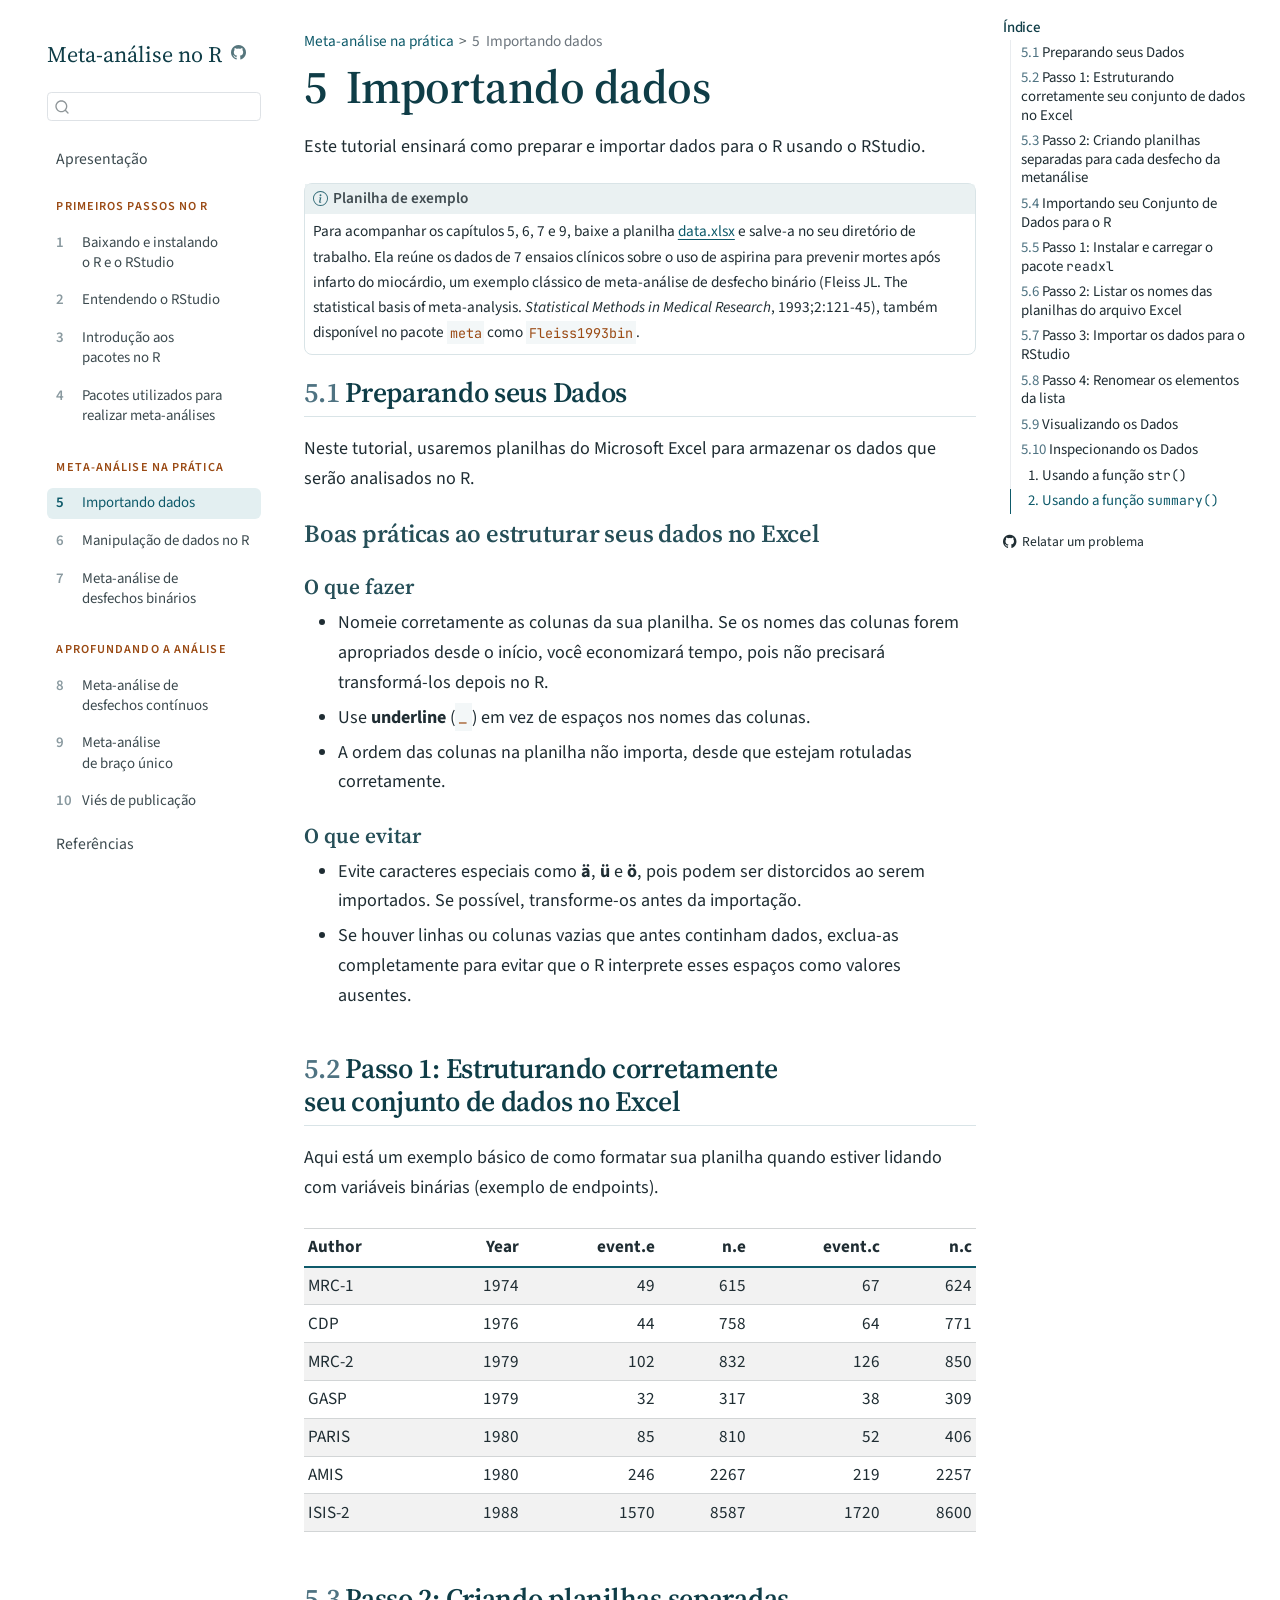
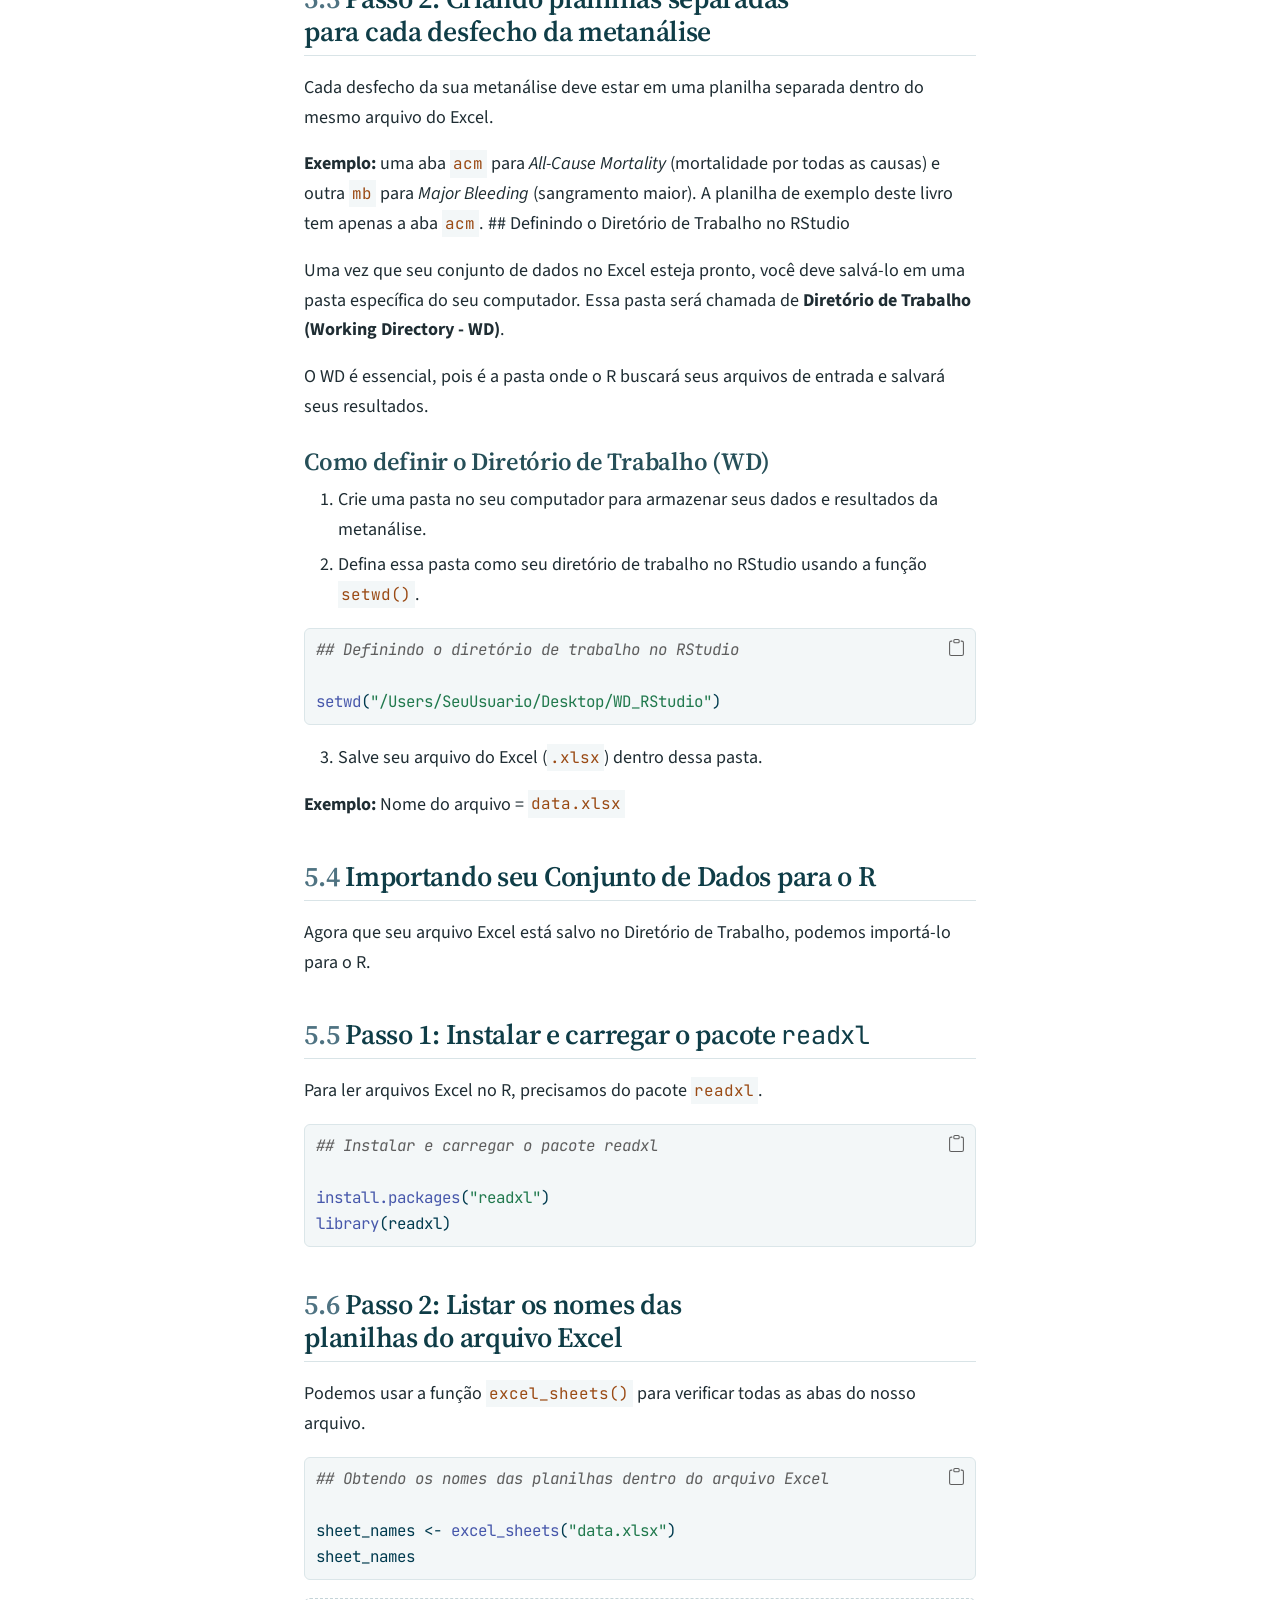
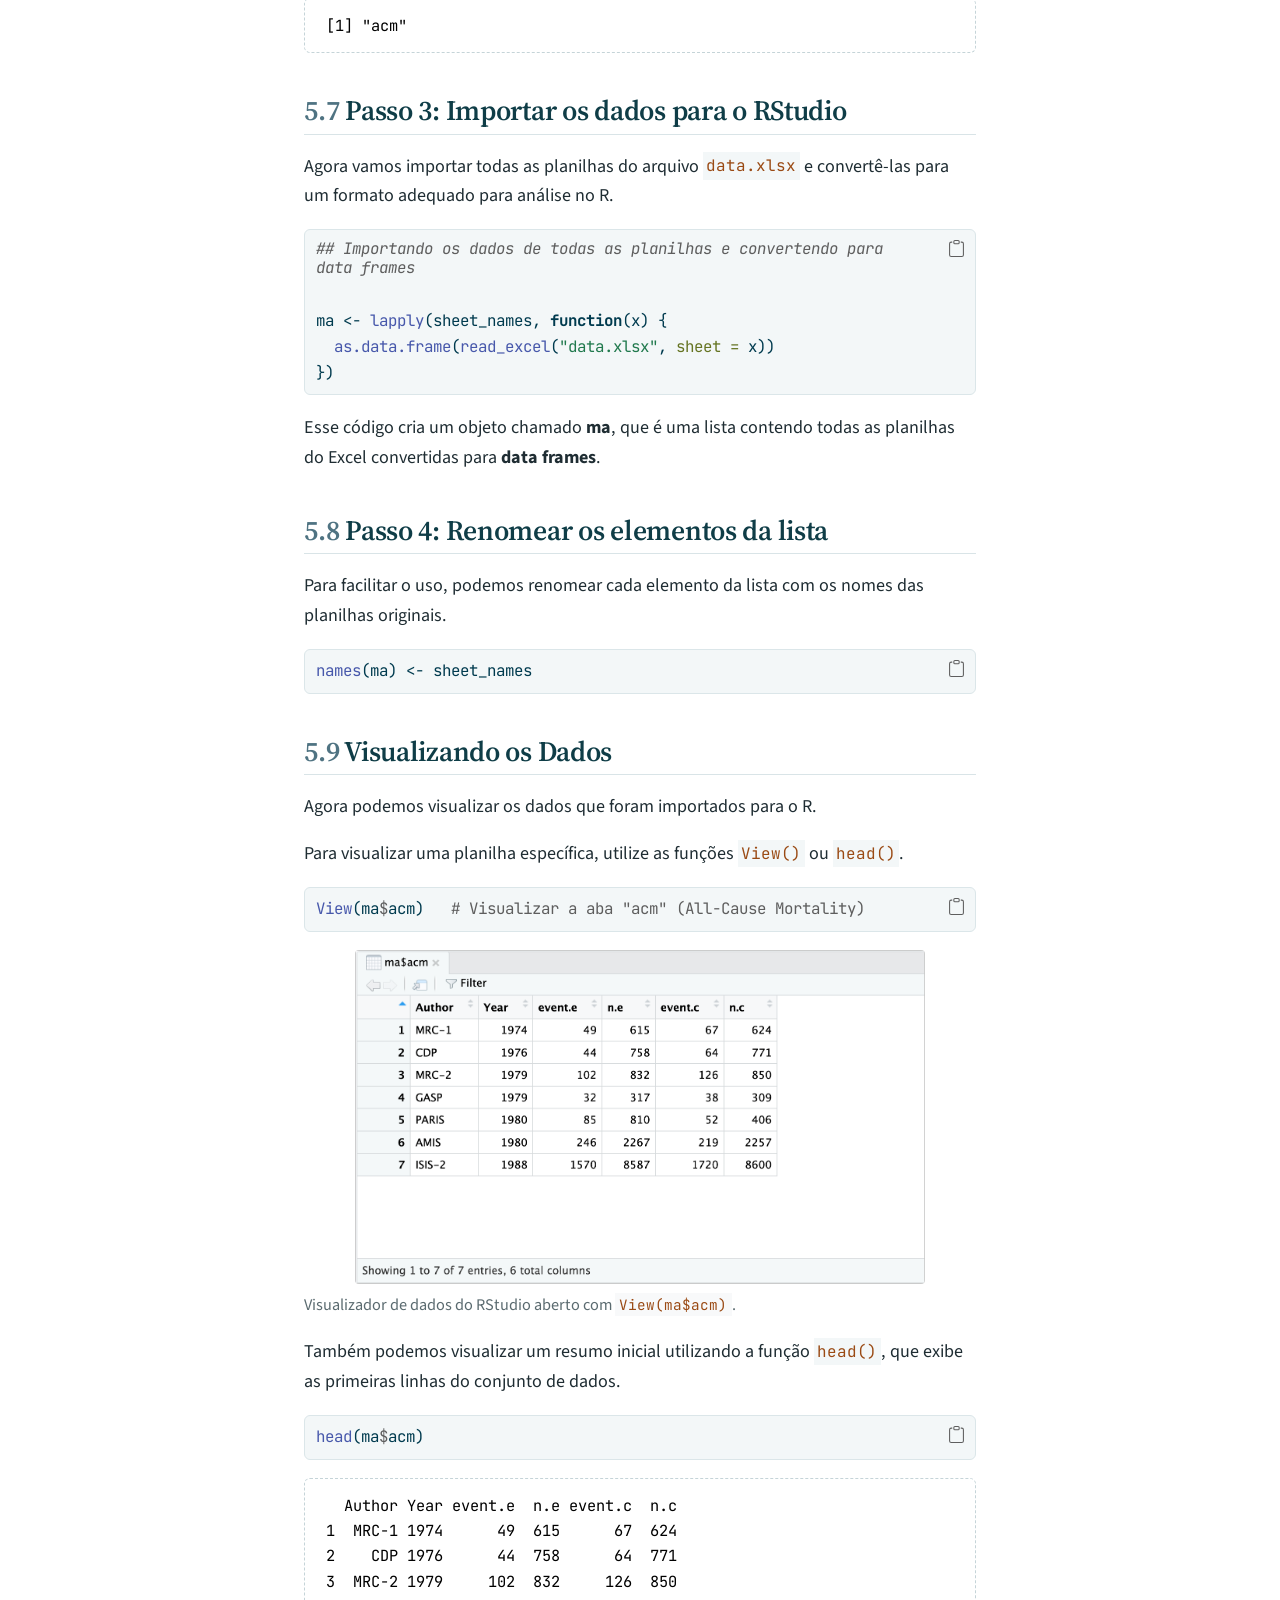
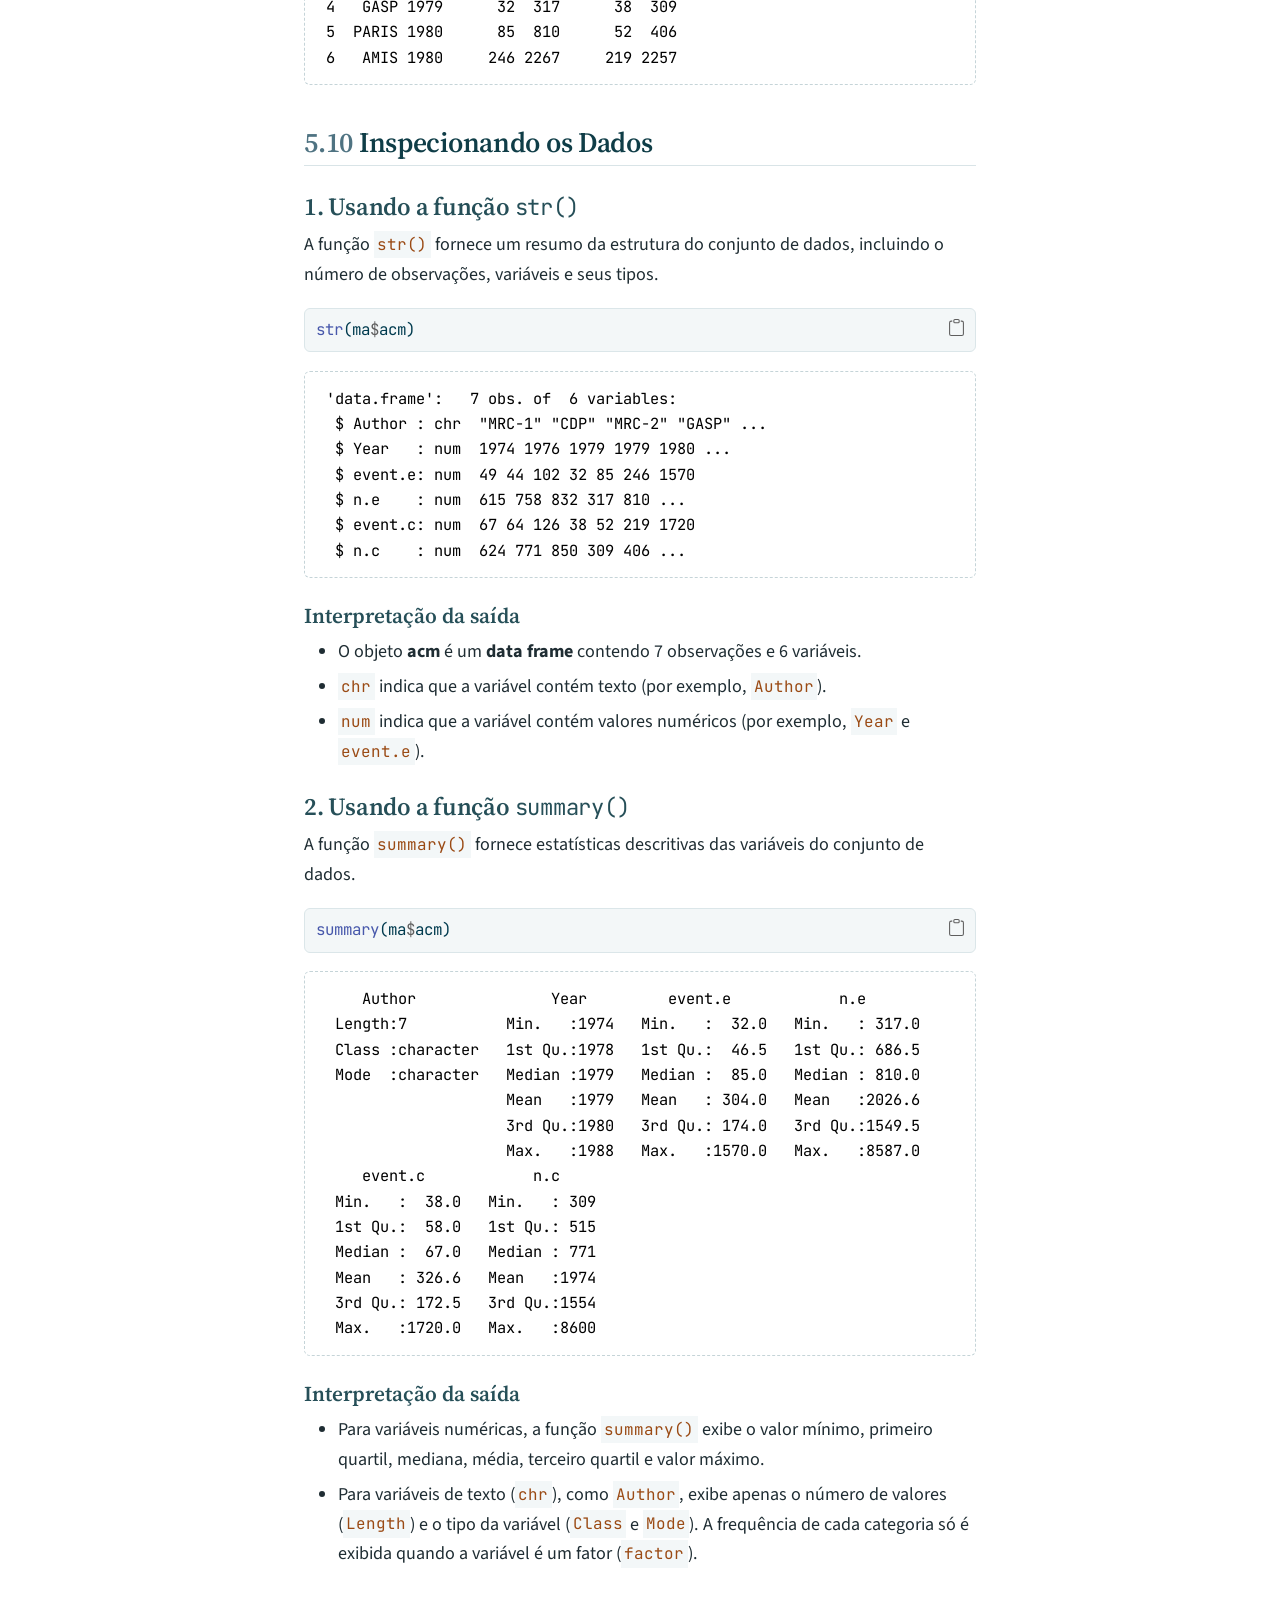
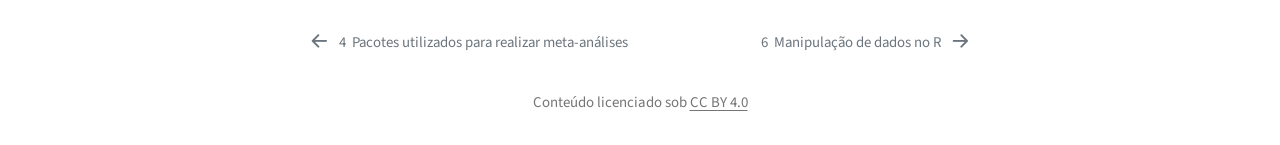
<file: cap05-importando-dados.html>
<!DOCTYPE html>
<html xmlns="http://www.w3.org/1999/xhtml" lang="pt" xml:lang="pt"><head>

<meta charset="utf-8">
<meta name="generator" content="quarto-1.8.25">

<meta name="viewport" content="width=device-width, initial-scale=1.0, user-scalable=yes">


<title>5&nbsp; Importando dados – Meta-análise no R</title>
<style>
code{white-space: pre-wrap;}
span.smallcaps{font-variant: small-caps;}
div.columns{display: flex; gap: min(4vw, 1.5em);}
div.column{flex: auto; overflow-x: auto;}
div.hanging-indent{margin-left: 1.5em; text-indent: -1.5em;}
ul.task-list{list-style: none;}
ul.task-list li input[type="checkbox"] {
  width: 0.8em;
  margin: 0 0.8em 0.2em -1em; /* quarto-specific, see https://github.com/quarto-dev/quarto-cli/issues/4556 */ 
  vertical-align: middle;
}
/* CSS for syntax highlighting */
html { -webkit-text-size-adjust: 100%; }
pre > code.sourceCode { white-space: pre; position: relative; }
pre > code.sourceCode > span { display: inline-block; line-height: 1.25; }
pre > code.sourceCode > span:empty { height: 1.2em; }
.sourceCode { overflow: visible; }
code.sourceCode > span { color: inherit; text-decoration: inherit; }
div.sourceCode { margin: 1em 0; }
pre.sourceCode { margin: 0; }
@media screen {
div.sourceCode { overflow: auto; }
}
@media print {
pre > code.sourceCode { white-space: pre-wrap; }
pre > code.sourceCode > span { text-indent: -5em; padding-left: 5em; }
}
pre.numberSource code
  { counter-reset: source-line 0; }
pre.numberSource code > span
  { position: relative; left: -4em; counter-increment: source-line; }
pre.numberSource code > span > a:first-child::before
  { content: counter(source-line);
    position: relative; left: -1em; text-align: right; vertical-align: baseline;
    border: none; display: inline-block;
    -webkit-touch-callout: none; -webkit-user-select: none;
    -khtml-user-select: none; -moz-user-select: none;
    -ms-user-select: none; user-select: none;
    padding: 0 4px; width: 4em;
  }
pre.numberSource { margin-left: 3em;  padding-left: 4px; }
div.sourceCode
  {   }
@media screen {
pre > code.sourceCode > span > a:first-child::before { text-decoration: underline; }
}
</style>


<script src="site_libs/quarto-nav/quarto-nav.js"></script>
<script src="site_libs/quarto-nav/headroom.min.js"></script>
<script src="site_libs/clipboard/clipboard.min.js"></script>
<script src="site_libs/quarto-search/autocomplete.umd.js"></script>
<script src="site_libs/quarto-search/fuse.min.js"></script>
<script src="site_libs/quarto-search/quarto-search.js"></script>
<meta name="quarto:offset" content="./">
<link href="./cap06-manipulacao-dados.html" rel="next">
<link href="./cap04-pacotes-metanalise.html" rel="prev">
<link href="./imagens/favicon.svg" rel="icon" type="image/svg+xml">
<script src="site_libs/quarto-html/quarto.js" type="module"></script>
<script src="site_libs/quarto-html/tabsets/tabsets.js" type="module"></script>
<script src="site_libs/quarto-html/axe/axe-check.js" type="module"></script>
<script src="site_libs/quarto-html/popper.min.js"></script>
<script src="site_libs/quarto-html/tippy.umd.min.js"></script>
<script src="site_libs/quarto-html/anchor.min.js"></script>
<link href="site_libs/quarto-html/tippy.css" rel="stylesheet">
<link href="site_libs/quarto-html/quarto-syntax-highlighting-b311067de9bb61c87081b7a4fd9bc435.css" rel="stylesheet" id="quarto-text-highlighting-styles">
<script src="site_libs/bootstrap/bootstrap.min.js"></script>
<link href="site_libs/bootstrap/bootstrap-icons.css" rel="stylesheet">
<link href="site_libs/bootstrap/bootstrap-8f8930871a6f83626bb31d1f1603a1c0.min.css" rel="stylesheet" append-hash="true" id="quarto-bootstrap" data-mode="light">
<script id="quarto-search-options" type="application/json">{
  "location": "sidebar",
  "copy-button": false,
  "collapse-after": 3,
  "panel-placement": "start",
  "type": "textbox",
  "limit": 50,
  "keyboard-shortcut": [
    "f",
    "/",
    "s"
  ],
  "show-item-context": false,
  "language": {
    "search-no-results-text": "Nenhum resultado",
    "search-matching-documents-text": "documentos correspondentes",
    "search-copy-link-title": "Copiar link para a busca",
    "search-hide-matches-text": "Esconder correspondências adicionais",
    "search-more-match-text": "mais correspondência neste documento",
    "search-more-matches-text": "mais correspondências neste documento",
    "search-clear-button-title": "Limpar",
    "search-text-placeholder": "",
    "search-detached-cancel-button-title": "Cancelar",
    "search-submit-button-title": "Enviar",
    "search-label": "Procurar"
  }
}</script>
<link rel="preconnect" href="https://fonts.googleapis.com">
<link rel="preconnect" href="https://fonts.gstatic.com" crossorigin="">
<link href="https://fonts.googleapis.com/css2?family=JetBrains+Mono:wght@400;600&amp;family=Source+Sans+3:ital,wght@0,400;0,600;1,400&amp;family=Source+Serif+4:opsz,wght@8..60,600&amp;display=swap" rel="stylesheet">


</head>

<body class="nav-sidebar floating quarto-light">

<div id="quarto-search-results"></div>
  <header id="quarto-header" class="headroom fixed-top">
  <nav class="quarto-secondary-nav">
    <div class="container-fluid d-flex">
      <button type="button" class="quarto-btn-toggle btn" data-bs-toggle="collapse" role="button" data-bs-target=".quarto-sidebar-collapse-item" aria-controls="quarto-sidebar" aria-expanded="false" aria-label="Alternar barra lateral" onclick="if (window.quartoToggleHeadroom) { window.quartoToggleHeadroom(); }">
        <i class="bi bi-layout-text-sidebar-reverse"></i>
      </button>
        <nav class="quarto-page-breadcrumbs" aria-label="breadcrumb"><ol class="breadcrumb"><li class="breadcrumb-item"><a href="./cap05-importando-dados.html">Meta-análise na prática</a></li><li class="breadcrumb-item"><a href="./cap05-importando-dados.html"><span class="chapter-number">5</span>&nbsp; <span class="chapter-title">Importando dados</span></a></li></ol></nav>
        <a class="flex-grow-1" role="navigation" data-bs-toggle="collapse" data-bs-target=".quarto-sidebar-collapse-item" aria-controls="quarto-sidebar" aria-expanded="false" aria-label="Alternar barra lateral" onclick="if (window.quartoToggleHeadroom) { window.quartoToggleHeadroom(); }">      
        </a>
      <button type="button" class="btn quarto-search-button" aria-label="Procurar" onclick="window.quartoOpenSearch();">
        <i class="bi bi-search"></i>
      </button>
    </div>
  </nav>
</header>
<!-- content -->
<div id="quarto-content" class="quarto-container page-columns page-rows-contents page-layout-article">
<!-- sidebar -->
  <nav id="quarto-sidebar" class="sidebar collapse collapse-horizontal quarto-sidebar-collapse-item sidebar-navigation floating overflow-auto">
    <div class="pt-lg-2 mt-2 text-left sidebar-header sidebar-header-stacked">
      <a href="./index.html" class="sidebar-logo-link">
      </a>
    <div class="sidebar-title mb-0 py-0">
      <a href="./">Meta-análise no R</a> 
        <div class="sidebar-tools-main">
    <a href="https://github.com/metanalise-r/metanalise-r.github.io" title="Código fonte" class="quarto-navigation-tool px-1" aria-label="Código fonte"><i class="bi bi-github"></i></a>
</div>
    </div>
      </div>
        <div class="mt-2 flex-shrink-0 align-items-center">
        <div class="sidebar-search">
        <div id="quarto-search" class="" title="Procurar"></div>
        </div>
        </div>
    <div class="sidebar-menu-container"> 
    <ul class="list-unstyled mt-1">
        <li class="sidebar-item">
  <div class="sidebar-item-container"> 
  <a href="./index.html" class="sidebar-item-text sidebar-link">
 <span class="menu-text">Apresentação</span></a>
  </div>
</li>
        <li class="sidebar-item sidebar-item-section">
      <div class="sidebar-item-container"> 
            <a class="sidebar-item-text sidebar-link text-start" data-bs-toggle="collapse" data-bs-target="#quarto-sidebar-section-1" role="navigation" aria-expanded="true">
 <span class="menu-text">Primeiros passos no R</span></a>
          <a class="sidebar-item-toggle text-start" data-bs-toggle="collapse" data-bs-target="#quarto-sidebar-section-1" role="navigation" aria-expanded="true" aria-label="Alternar seção">
            <i class="bi bi-chevron-right ms-2"></i>
          </a> 
      </div>
      <ul id="quarto-sidebar-section-1" class="collapse list-unstyled sidebar-section depth1 show">  
          <li class="sidebar-item">
  <div class="sidebar-item-container"> 
  <a href="./cap01-instalando-r-rstudio.html" class="sidebar-item-text sidebar-link">
 <span class="menu-text"><span class="chapter-number">1</span>&nbsp; <span class="chapter-title">Baixando e instalando o R e o RStudio</span></span></a>
  </div>
</li>
          <li class="sidebar-item">
  <div class="sidebar-item-container"> 
  <a href="./cap02-entendendo-rstudio.html" class="sidebar-item-text sidebar-link">
 <span class="menu-text"><span class="chapter-number">2</span>&nbsp; <span class="chapter-title">Entendendo o RStudio</span></span></a>
  </div>
</li>
          <li class="sidebar-item">
  <div class="sidebar-item-container"> 
  <a href="./cap03-introducao-pacotes.html" class="sidebar-item-text sidebar-link">
 <span class="menu-text"><span class="chapter-number">3</span>&nbsp; <span class="chapter-title">Introdução aos pacotes no R</span></span></a>
  </div>
</li>
          <li class="sidebar-item">
  <div class="sidebar-item-container"> 
  <a href="./cap04-pacotes-metanalise.html" class="sidebar-item-text sidebar-link">
 <span class="menu-text"><span class="chapter-number">4</span>&nbsp; <span class="chapter-title">Pacotes utilizados para realizar meta-análises</span></span></a>
  </div>
</li>
      </ul>
  </li>
        <li class="sidebar-item sidebar-item-section">
      <div class="sidebar-item-container"> 
            <a class="sidebar-item-text sidebar-link text-start" data-bs-toggle="collapse" data-bs-target="#quarto-sidebar-section-2" role="navigation" aria-expanded="true">
 <span class="menu-text">Meta-análise na prática</span></a>
          <a class="sidebar-item-toggle text-start" data-bs-toggle="collapse" data-bs-target="#quarto-sidebar-section-2" role="navigation" aria-expanded="true" aria-label="Alternar seção">
            <i class="bi bi-chevron-right ms-2"></i>
          </a> 
      </div>
      <ul id="quarto-sidebar-section-2" class="collapse list-unstyled sidebar-section depth1 show">  
          <li class="sidebar-item">
  <div class="sidebar-item-container"> 
  <a href="./cap05-importando-dados.html" class="sidebar-item-text sidebar-link active">
 <span class="menu-text"><span class="chapter-number">5</span>&nbsp; <span class="chapter-title">Importando dados</span></span></a>
  </div>
</li>
          <li class="sidebar-item">
  <div class="sidebar-item-container"> 
  <a href="./cap06-manipulacao-dados.html" class="sidebar-item-text sidebar-link">
 <span class="menu-text"><span class="chapter-number">6</span>&nbsp; <span class="chapter-title">Manipulação de dados no R</span></span></a>
  </div>
</li>
          <li class="sidebar-item">
  <div class="sidebar-item-container"> 
  <a href="./cap07-metanalise-binarios.html" class="sidebar-item-text sidebar-link">
 <span class="menu-text"><span class="chapter-number">7</span>&nbsp; <span class="chapter-title">Meta-análise de desfechos binários</span></span></a>
  </div>
</li>
      </ul>
  </li>
        <li class="sidebar-item sidebar-item-section">
      <div class="sidebar-item-container"> 
            <a class="sidebar-item-text sidebar-link text-start" data-bs-toggle="collapse" data-bs-target="#quarto-sidebar-section-3" role="navigation" aria-expanded="true">
 <span class="menu-text">Aprofundando a análise</span></a>
          <a class="sidebar-item-toggle text-start" data-bs-toggle="collapse" data-bs-target="#quarto-sidebar-section-3" role="navigation" aria-expanded="true" aria-label="Alternar seção">
            <i class="bi bi-chevron-right ms-2"></i>
          </a> 
      </div>
      <ul id="quarto-sidebar-section-3" class="collapse list-unstyled sidebar-section depth1 show">  
          <li class="sidebar-item">
  <div class="sidebar-item-container"> 
  <a href="./cap08-metanalise-continuos.html" class="sidebar-item-text sidebar-link">
 <span class="menu-text"><span class="chapter-number">8</span>&nbsp; <span class="chapter-title">Meta-análise de desfechos contínuos</span></span></a>
  </div>
</li>
          <li class="sidebar-item">
  <div class="sidebar-item-container"> 
  <a href="./cap09-metanalise-braco-unico.html" class="sidebar-item-text sidebar-link">
 <span class="menu-text"><span class="chapter-number">9</span>&nbsp; <span class="chapter-title">Meta-análise de braço único</span></span></a>
  </div>
</li>
          <li class="sidebar-item">
  <div class="sidebar-item-container"> 
  <a href="./cap10-vies-publicacao.html" class="sidebar-item-text sidebar-link">
 <span class="menu-text"><span class="chapter-number">10</span>&nbsp; <span class="chapter-title">Viés de publicação</span></span></a>
  </div>
</li>
      </ul>
  </li>
        <li class="sidebar-item">
  <div class="sidebar-item-container"> 
  <a href="./referencias.html" class="sidebar-item-text sidebar-link">
 <span class="menu-text">Referências</span></a>
  </div>
</li>
    </ul>
    </div>
</nav>
<div id="quarto-sidebar-glass" class="quarto-sidebar-collapse-item" data-bs-toggle="collapse" data-bs-target=".quarto-sidebar-collapse-item"></div>
<!-- margin-sidebar -->
    <div id="quarto-margin-sidebar" class="sidebar margin-sidebar">
        <nav id="TOC" role="doc-toc" class="toc-active">
    <h2 id="toc-title">Índice</h2>
   
  <ul>
  <li><a href="#preparando-seus-dados" id="toc-preparando-seus-dados" class="nav-link active" data-scroll-target="#preparando-seus-dados"><span class="header-section-number">5.1</span> Preparando seus Dados</a>
  <ul class="collapse">
  <li><a href="#boas-práticas-ao-estruturar-seus-dados-no-excel" id="toc-boas-práticas-ao-estruturar-seus-dados-no-excel" class="nav-link" data-scroll-target="#boas-práticas-ao-estruturar-seus-dados-no-excel">Boas práticas ao estruturar seus dados no Excel</a></li>
  </ul></li>
  <li><a href="#passo-1-estruturando-corretamente-seu-conjunto-de-dados-no-excel" id="toc-passo-1-estruturando-corretamente-seu-conjunto-de-dados-no-excel" class="nav-link" data-scroll-target="#passo-1-estruturando-corretamente-seu-conjunto-de-dados-no-excel"><span class="header-section-number">5.2</span> Passo 1: Estruturando corretamente seu conjunto de dados no Excel</a></li>
  <li><a href="#passo-2-criando-planilhas-separadas-para-cada-desfecho-da-metanálise" id="toc-passo-2-criando-planilhas-separadas-para-cada-desfecho-da-metanálise" class="nav-link" data-scroll-target="#passo-2-criando-planilhas-separadas-para-cada-desfecho-da-metanálise"><span class="header-section-number">5.3</span> Passo 2: Criando planilhas separadas para cada desfecho da metanálise</a>
  <ul class="collapse">
  <li><a href="#como-definir-o-diretório-de-trabalho-wd" id="toc-como-definir-o-diretório-de-trabalho-wd" class="nav-link" data-scroll-target="#como-definir-o-diretório-de-trabalho-wd">Como definir o Diretório de Trabalho (WD)</a></li>
  </ul></li>
  <li><a href="#importando-seu-conjunto-de-dados-para-o-r" id="toc-importando-seu-conjunto-de-dados-para-o-r" class="nav-link" data-scroll-target="#importando-seu-conjunto-de-dados-para-o-r"><span class="header-section-number">5.4</span> Importando seu Conjunto de Dados para o R</a></li>
  <li><a href="#passo-1-instalar-e-carregar-o-pacote-readxl" id="toc-passo-1-instalar-e-carregar-o-pacote-readxl" class="nav-link" data-scroll-target="#passo-1-instalar-e-carregar-o-pacote-readxl"><span class="header-section-number">5.5</span> Passo 1: Instalar e carregar o pacote <code>readxl</code></a></li>
  <li><a href="#passo-2-listar-os-nomes-das-planilhas-do-arquivo-excel" id="toc-passo-2-listar-os-nomes-das-planilhas-do-arquivo-excel" class="nav-link" data-scroll-target="#passo-2-listar-os-nomes-das-planilhas-do-arquivo-excel"><span class="header-section-number">5.6</span> Passo 2: Listar os nomes das planilhas do arquivo Excel</a></li>
  <li><a href="#passo-3-importar-os-dados-para-o-rstudio" id="toc-passo-3-importar-os-dados-para-o-rstudio" class="nav-link" data-scroll-target="#passo-3-importar-os-dados-para-o-rstudio"><span class="header-section-number">5.7</span> Passo 3: Importar os dados para o RStudio</a></li>
  <li><a href="#passo-4-renomear-os-elementos-da-lista" id="toc-passo-4-renomear-os-elementos-da-lista" class="nav-link" data-scroll-target="#passo-4-renomear-os-elementos-da-lista"><span class="header-section-number">5.8</span> Passo 4: Renomear os elementos da lista</a></li>
  <li><a href="#visualizando-os-dados" id="toc-visualizando-os-dados" class="nav-link" data-scroll-target="#visualizando-os-dados"><span class="header-section-number">5.9</span> Visualizando os Dados</a></li>
  <li><a href="#inspecionando-os-dados" id="toc-inspecionando-os-dados" class="nav-link" data-scroll-target="#inspecionando-os-dados"><span class="header-section-number">5.10</span> Inspecionando os Dados</a>
  <ul class="collapse">
  <li><a href="#usando-a-função-str" id="toc-usando-a-função-str" class="nav-link" data-scroll-target="#usando-a-função-str">1. Usando a função <code>str()</code></a></li>
  <li><a href="#usando-a-função-summary" id="toc-usando-a-função-summary" class="nav-link" data-scroll-target="#usando-a-função-summary">2. Usando a função <code>summary()</code></a></li>
  </ul></li>
  </ul>
<div class="toc-actions"><ul><li><a href="https://github.com/metanalise-r/metanalise-r.github.io/issues/new" class="toc-action"><i class="bi bi-github"></i>Relatar um problema</a></li></ul></div></nav>
    </div>
<!-- main -->
<main class="content" id="quarto-document-content">

<header id="title-block-header" class="quarto-title-block default"><nav class="quarto-page-breadcrumbs quarto-title-breadcrumbs d-none d-lg-block" aria-label="breadcrumb"><ol class="breadcrumb"><li class="breadcrumb-item"><a href="./cap05-importando-dados.html">Meta-análise na prática</a></li><li class="breadcrumb-item"><a href="./cap05-importando-dados.html"><span class="chapter-number">5</span>&nbsp; <span class="chapter-title">Importando dados</span></a></li></ol></nav>
<div class="quarto-title">
<h1 class="title"><span class="chapter-number">5</span>&nbsp; <span class="chapter-title">Importando dados</span></h1>
</div>



<div class="quarto-title-meta">

    
  
    
  </div>
  


</header>


<p>Este tutorial ensinará como preparar e importar dados para o R usando o RStudio.</p>
<div class="callout callout-style-default callout-note callout-titled">
<div class="callout-header d-flex align-content-center">
<div class="callout-icon-container">
<i class="callout-icon"></i>
</div>
<div class="callout-title-container flex-fill">
<span class="screen-reader-only">Nota</span>Planilha de exemplo
</div>
</div>
<div class="callout-body-container callout-body">
<p>Para acompanhar os capítulos 5, 6, 7 e 9, baixe a planilha <a href="data.xlsx">data.xlsx</a> e salve-a no seu diretório de trabalho. Ela reúne os dados de 7 ensaios clínicos sobre o uso de aspirina para prevenir mortes após infarto do miocárdio, um exemplo clássico de meta-análise de desfecho binário (Fleiss JL. The statistical basis of meta-analysis. <em>Statistical Methods in Medical Research</em>, 1993;2:121-45), também disponível no pacote <code>meta</code> como <code>Fleiss1993bin</code>.</p>
</div>
</div>
<section id="preparando-seus-dados" class="level2" data-number="5.1">
<h2 data-number="5.1" class="anchored" data-anchor-id="preparando-seus-dados"><span class="header-section-number">5.1</span> Preparando seus Dados</h2>
<p>Neste tutorial, usaremos planilhas do Microsoft Excel para armazenar os dados que serão analisados no R.</p>
<section id="boas-práticas-ao-estruturar-seus-dados-no-excel" class="level3">
<h3 class="anchored" data-anchor-id="boas-práticas-ao-estruturar-seus-dados-no-excel">Boas práticas ao estruturar seus dados no Excel</h3>
<section id="o-que-fazer" class="level4">
<h4 class="anchored" data-anchor-id="o-que-fazer">O que fazer</h4>
<ul>
<li><p>Nomeie corretamente as colunas da sua planilha. Se os nomes das colunas forem apropriados desde o início, você economizará tempo, pois não precisará transformá-los depois no R.</p></li>
<li><p>Use <strong>underline</strong> (<code>_</code>) em vez de espaços nos nomes das colunas.</p></li>
<li><p>A ordem das colunas na planilha não importa, desde que estejam rotuladas corretamente.</p></li>
</ul>
</section>
<section id="o-que-evitar" class="level4">
<h4 class="anchored" data-anchor-id="o-que-evitar">O que evitar</h4>
<ul>
<li><p>Evite caracteres especiais como <strong>ä</strong>, <strong>ü</strong> e <strong>ö</strong>, pois podem ser distorcidos ao serem importados. Se possível, transforme-os antes da importação.</p></li>
<li><p>Se houver linhas ou colunas vazias que antes continham dados, exclua-as completamente para evitar que o R interprete esses espaços como valores ausentes.</p></li>
</ul>
</section>
</section>
</section>
<section id="passo-1-estruturando-corretamente-seu-conjunto-de-dados-no-excel" class="level2" data-number="5.2">
<h2 data-number="5.2" class="anchored" data-anchor-id="passo-1-estruturando-corretamente-seu-conjunto-de-dados-no-excel"><span class="header-section-number">5.2</span> Passo 1: Estruturando corretamente seu conjunto de dados no Excel</h2>
<p>Aqui está um exemplo básico de como formatar sua planilha quando estiver lidando com variáveis binárias (exemplo de endpoints).</p>
<div class="cell">
<div class="cell-output-display">
<table class="caption-top table table-sm table-striped small">
<thead>
<tr class="header">
<th style="text-align: left;">Author</th>
<th style="text-align: right;">Year</th>
<th style="text-align: right;">event.e</th>
<th style="text-align: right;">n.e</th>
<th style="text-align: right;">event.c</th>
<th style="text-align: right;">n.c</th>
</tr>
</thead>
<tbody>
<tr class="odd">
<td style="text-align: left;">MRC-1</td>
<td style="text-align: right;">1974</td>
<td style="text-align: right;">49</td>
<td style="text-align: right;">615</td>
<td style="text-align: right;">67</td>
<td style="text-align: right;">624</td>
</tr>
<tr class="even">
<td style="text-align: left;">CDP</td>
<td style="text-align: right;">1976</td>
<td style="text-align: right;">44</td>
<td style="text-align: right;">758</td>
<td style="text-align: right;">64</td>
<td style="text-align: right;">771</td>
</tr>
<tr class="odd">
<td style="text-align: left;">MRC-2</td>
<td style="text-align: right;">1979</td>
<td style="text-align: right;">102</td>
<td style="text-align: right;">832</td>
<td style="text-align: right;">126</td>
<td style="text-align: right;">850</td>
</tr>
<tr class="even">
<td style="text-align: left;">GASP</td>
<td style="text-align: right;">1979</td>
<td style="text-align: right;">32</td>
<td style="text-align: right;">317</td>
<td style="text-align: right;">38</td>
<td style="text-align: right;">309</td>
</tr>
<tr class="odd">
<td style="text-align: left;">PARIS</td>
<td style="text-align: right;">1980</td>
<td style="text-align: right;">85</td>
<td style="text-align: right;">810</td>
<td style="text-align: right;">52</td>
<td style="text-align: right;">406</td>
</tr>
<tr class="even">
<td style="text-align: left;">AMIS</td>
<td style="text-align: right;">1980</td>
<td style="text-align: right;">246</td>
<td style="text-align: right;">2267</td>
<td style="text-align: right;">219</td>
<td style="text-align: right;">2257</td>
</tr>
<tr class="odd">
<td style="text-align: left;">ISIS-2</td>
<td style="text-align: right;">1988</td>
<td style="text-align: right;">1570</td>
<td style="text-align: right;">8587</td>
<td style="text-align: right;">1720</td>
<td style="text-align: right;">8600</td>
</tr>
</tbody>
</table>
</div>
</div>
</section>
<section id="passo-2-criando-planilhas-separadas-para-cada-desfecho-da-metanálise" class="level2" data-number="5.3">
<h2 data-number="5.3" class="anchored" data-anchor-id="passo-2-criando-planilhas-separadas-para-cada-desfecho-da-metanálise"><span class="header-section-number">5.3</span> Passo 2: Criando planilhas separadas para cada desfecho da metanálise</h2>
<p>Cada desfecho da sua metanálise deve estar em uma planilha separada dentro do mesmo arquivo do Excel.</p>
<p><strong>Exemplo:</strong> uma aba <code>acm</code> para <em>All-Cause Mortality</em> (mortalidade por todas as causas) e outra <code>mb</code> para <em>Major Bleeding</em> (sangramento maior). A planilha de exemplo deste livro tem apenas a aba <code>acm</code>. ## Definindo o Diretório de Trabalho no RStudio</p>
<p>Uma vez que seu conjunto de dados no Excel esteja pronto, você deve salvá-lo em uma pasta específica do seu computador. Essa pasta será chamada de <strong>Diretório de Trabalho (Working Directory - WD)</strong>.</p>
<p>O WD é essencial, pois é a pasta onde o R buscará seus arquivos de entrada e salvará seus resultados.</p>
<section id="como-definir-o-diretório-de-trabalho-wd" class="level3">
<h3 class="anchored" data-anchor-id="como-definir-o-diretório-de-trabalho-wd">Como definir o Diretório de Trabalho (WD)</h3>
<ol type="1">
<li><p>Crie uma pasta no seu computador para armazenar seus dados e resultados da metanálise.</p></li>
<li><p>Defina essa pasta como seu diretório de trabalho no RStudio usando a função <code>setwd()</code>.</p></li>
</ol>
<div class="code-copy-outer-scaffold"><div class="sourceCode" id="cb1"><pre class="sourceCode r code-with-copy"><code class="sourceCode r"><span id="cb1-1"><a href="#cb1-1" aria-hidden="true" tabindex="-1"></a><span class="do">## Definindo o diretório de trabalho no RStudio</span></span>
<span id="cb1-2"><a href="#cb1-2" aria-hidden="true" tabindex="-1"></a></span>
<span id="cb1-3"><a href="#cb1-3" aria-hidden="true" tabindex="-1"></a><span class="fu">setwd</span>(<span class="st">"/Users/SeuUsuario/Desktop/WD_RStudio"</span>)</span></code></pre></div><button title="Copiar para a área de transferência" class="code-copy-button"><i class="bi"></i></button></div>
<ol start="3" type="1">
<li>Salve seu arquivo do Excel (<code>.xlsx</code>) dentro dessa pasta.</li>
</ol>
<p><strong>Exemplo:</strong> Nome do arquivo = <code>data.xlsx</code></p>
</section>
</section>
<section id="importando-seu-conjunto-de-dados-para-o-r" class="level2" data-number="5.4">
<h2 data-number="5.4" class="anchored" data-anchor-id="importando-seu-conjunto-de-dados-para-o-r"><span class="header-section-number">5.4</span> Importando seu Conjunto de Dados para o R</h2>
<p>Agora que seu arquivo Excel está salvo no Diretório de Trabalho, podemos importá-lo para o R.</p>
</section>
<section id="passo-1-instalar-e-carregar-o-pacote-readxl" class="level2" data-number="5.5">
<h2 data-number="5.5" class="anchored" data-anchor-id="passo-1-instalar-e-carregar-o-pacote-readxl"><span class="header-section-number">5.5</span> Passo 1: Instalar e carregar o pacote <code>readxl</code></h2>
<p>Para ler arquivos Excel no R, precisamos do pacote <code>readxl</code>.</p>
<div class="code-copy-outer-scaffold"><div class="sourceCode" id="cb2"><pre class="sourceCode r code-with-copy"><code class="sourceCode r"><span id="cb2-1"><a href="#cb2-1" aria-hidden="true" tabindex="-1"></a><span class="do">## Instalar e carregar o pacote readxl</span></span>
<span id="cb2-2"><a href="#cb2-2" aria-hidden="true" tabindex="-1"></a></span>
<span id="cb2-3"><a href="#cb2-3" aria-hidden="true" tabindex="-1"></a><span class="fu">install.packages</span>(<span class="st">"readxl"</span>)</span>
<span id="cb2-4"><a href="#cb2-4" aria-hidden="true" tabindex="-1"></a><span class="fu">library</span>(readxl)</span></code></pre></div><button title="Copiar para a área de transferência" class="code-copy-button"><i class="bi"></i></button></div>
</section>
<section id="passo-2-listar-os-nomes-das-planilhas-do-arquivo-excel" class="level2" data-number="5.6">
<h2 data-number="5.6" class="anchored" data-anchor-id="passo-2-listar-os-nomes-das-planilhas-do-arquivo-excel"><span class="header-section-number">5.6</span> Passo 2: Listar os nomes das planilhas do arquivo Excel</h2>
<p>Podemos usar a função <code>excel_sheets()</code> para verificar todas as abas do nosso arquivo.</p>
<div class="cell">
<div class="code-copy-outer-scaffold"><div class="sourceCode cell-code" id="cb3"><pre class="sourceCode r code-with-copy"><code class="sourceCode r"><span id="cb3-1"><a href="#cb3-1" aria-hidden="true" tabindex="-1"></a><span class="do">## Obtendo os nomes das planilhas dentro do arquivo Excel</span></span>
<span id="cb3-2"><a href="#cb3-2" aria-hidden="true" tabindex="-1"></a></span>
<span id="cb3-3"><a href="#cb3-3" aria-hidden="true" tabindex="-1"></a>sheet_names <span class="ot">&lt;-</span> <span class="fu">excel_sheets</span>(<span class="st">"data.xlsx"</span>)</span>
<span id="cb3-4"><a href="#cb3-4" aria-hidden="true" tabindex="-1"></a>sheet_names</span></code></pre></div><button title="Copiar para a área de transferência" class="code-copy-button"><i class="bi"></i></button></div>
<div class="cell-output cell-output-stdout">
<pre><code>[1] "acm"</code></pre>
</div>
</div>
</section>
<section id="passo-3-importar-os-dados-para-o-rstudio" class="level2" data-number="5.7">
<h2 data-number="5.7" class="anchored" data-anchor-id="passo-3-importar-os-dados-para-o-rstudio"><span class="header-section-number">5.7</span> Passo 3: Importar os dados para o RStudio</h2>
<p>Agora vamos importar todas as planilhas do arquivo <code>data.xlsx</code> e convertê-las para um formato adequado para análise no R.</p>
<div class="cell">
<div class="code-copy-outer-scaffold"><div class="sourceCode cell-code" id="cb5"><pre class="sourceCode r code-with-copy"><code class="sourceCode r"><span id="cb5-1"><a href="#cb5-1" aria-hidden="true" tabindex="-1"></a><span class="do">## Importando os dados de todas as planilhas e convertendo para data frames</span></span>
<span id="cb5-2"><a href="#cb5-2" aria-hidden="true" tabindex="-1"></a></span>
<span id="cb5-3"><a href="#cb5-3" aria-hidden="true" tabindex="-1"></a>ma <span class="ot">&lt;-</span> <span class="fu">lapply</span>(sheet_names, <span class="cf">function</span>(x) {</span>
<span id="cb5-4"><a href="#cb5-4" aria-hidden="true" tabindex="-1"></a>  <span class="fu">as.data.frame</span>(<span class="fu">read_excel</span>(<span class="st">"data.xlsx"</span>, <span class="at">sheet =</span> x))</span>
<span id="cb5-5"><a href="#cb5-5" aria-hidden="true" tabindex="-1"></a>})</span></code></pre></div><button title="Copiar para a área de transferência" class="code-copy-button"><i class="bi"></i></button></div>
</div>
<p>Esse código cria um objeto chamado <strong>ma</strong>, que é uma lista contendo todas as planilhas do Excel convertidas para <strong>data frames</strong>.</p>
</section>
<section id="passo-4-renomear-os-elementos-da-lista" class="level2" data-number="5.8">
<h2 data-number="5.8" class="anchored" data-anchor-id="passo-4-renomear-os-elementos-da-lista"><span class="header-section-number">5.8</span> Passo 4: Renomear os elementos da lista</h2>
<p>Para facilitar o uso, podemos renomear cada elemento da lista com os nomes das planilhas originais.</p>
<div class="cell">
<div class="code-copy-outer-scaffold"><div class="sourceCode cell-code" id="cb6"><pre class="sourceCode r code-with-copy"><code class="sourceCode r"><span id="cb6-1"><a href="#cb6-1" aria-hidden="true" tabindex="-1"></a><span class="fu">names</span>(ma) <span class="ot">&lt;-</span> sheet_names</span></code></pre></div><button title="Copiar para a área de transferência" class="code-copy-button"><i class="bi"></i></button></div>
</div>
</section>
<section id="visualizando-os-dados" class="level2" data-number="5.9">
<h2 data-number="5.9" class="anchored" data-anchor-id="visualizando-os-dados"><span class="header-section-number">5.9</span> Visualizando os Dados</h2>
<p>Agora podemos visualizar os dados que foram importados para o R.</p>
<p>Para visualizar uma planilha específica, utilize as funções <code>View()</code> ou <code>head()</code>.</p>
<div class="code-copy-outer-scaffold"><div class="sourceCode" id="cb7"><pre class="sourceCode r code-with-copy"><code class="sourceCode r"><span id="cb7-1"><a href="#cb7-1" aria-hidden="true" tabindex="-1"></a><span class="fu">View</span>(ma<span class="sc">$</span>acm)   <span class="co"># Visualizar a aba "acm" (All-Cause Mortality)</span></span></code></pre></div><button title="Copiar para a área de transferência" class="code-copy-button"><i class="bi"></i></button></div>
<div class="quarto-figure quarto-figure-center">
<figure class="figure">
<p><img src="imagens/cap05-view-rstudio.png" class="img-fluid figure-img" style="width:85.0%"></p>
<figcaption>Visualizador de dados do RStudio aberto com <code>View(ma$acm)</code>.</figcaption>
</figure>
</div>
<p>Também podemos visualizar um resumo inicial utilizando a função <code>head()</code>, que exibe as primeiras linhas do conjunto de dados.</p>
<div class="cell">
<div class="code-copy-outer-scaffold"><div class="sourceCode cell-code" id="cb8"><pre class="sourceCode r code-with-copy"><code class="sourceCode r"><span id="cb8-1"><a href="#cb8-1" aria-hidden="true" tabindex="-1"></a><span class="fu">head</span>(ma<span class="sc">$</span>acm)</span></code></pre></div><button title="Copiar para a área de transferência" class="code-copy-button"><i class="bi"></i></button></div>
<div class="cell-output cell-output-stdout">
<pre><code>  Author Year event.e  n.e event.c  n.c
1  MRC-1 1974      49  615      67  624
2    CDP 1976      44  758      64  771
3  MRC-2 1979     102  832     126  850
4   GASP 1979      32  317      38  309
5  PARIS 1980      85  810      52  406
6   AMIS 1980     246 2267     219 2257</code></pre>
</div>
</div>
</section>
<section id="inspecionando-os-dados" class="level2" data-number="5.10">
<h2 data-number="5.10" class="anchored" data-anchor-id="inspecionando-os-dados"><span class="header-section-number">5.10</span> Inspecionando os Dados</h2>
<section id="usando-a-função-str" class="level3">
<h3 class="anchored" data-anchor-id="usando-a-função-str">1. Usando a função <code>str()</code></h3>
<p>A função <code>str()</code> fornece um resumo da estrutura do conjunto de dados, incluindo o número de observações, variáveis e seus tipos.</p>
<div class="cell">
<div class="code-copy-outer-scaffold"><div class="sourceCode cell-code" id="cb10"><pre class="sourceCode r code-with-copy"><code class="sourceCode r"><span id="cb10-1"><a href="#cb10-1" aria-hidden="true" tabindex="-1"></a><span class="fu">str</span>(ma<span class="sc">$</span>acm)</span></code></pre></div><button title="Copiar para a área de transferência" class="code-copy-button"><i class="bi"></i></button></div>
<div class="cell-output cell-output-stdout">
<pre><code>'data.frame':   7 obs. of  6 variables:
 $ Author : chr  "MRC-1" "CDP" "MRC-2" "GASP" ...
 $ Year   : num  1974 1976 1979 1979 1980 ...
 $ event.e: num  49 44 102 32 85 246 1570
 $ n.e    : num  615 758 832 317 810 ...
 $ event.c: num  67 64 126 38 52 219 1720
 $ n.c    : num  624 771 850 309 406 ...</code></pre>
</div>
</div>
<section id="interpretação-da-saída" class="level4">
<h4 class="anchored" data-anchor-id="interpretação-da-saída">Interpretação da saída</h4>
<ul>
<li><p>O objeto <strong>acm</strong> é um <strong>data frame</strong> contendo 7 observações e 6 variáveis.</p></li>
<li><p><code>chr</code> indica que a variável contém texto (por exemplo, <code>Author</code>).</p></li>
<li><p><code>num</code> indica que a variável contém valores numéricos (por exemplo, <code>Year</code> e <code>event.e</code>).</p></li>
</ul>
</section>
</section>
<section id="usando-a-função-summary" class="level3">
<h3 class="anchored" data-anchor-id="usando-a-função-summary">2. Usando a função <code>summary()</code></h3>
<p>A função <code>summary()</code> fornece estatísticas descritivas das variáveis do conjunto de dados.</p>
<div class="cell">
<div class="code-copy-outer-scaffold"><div class="sourceCode cell-code" id="cb12"><pre class="sourceCode r code-with-copy"><code class="sourceCode r"><span id="cb12-1"><a href="#cb12-1" aria-hidden="true" tabindex="-1"></a><span class="fu">summary</span>(ma<span class="sc">$</span>acm)</span></code></pre></div><button title="Copiar para a área de transferência" class="code-copy-button"><i class="bi"></i></button></div>
<div class="cell-output cell-output-stdout">
<pre><code>    Author               Year         event.e            n.e        
 Length:7           Min.   :1974   Min.   :  32.0   Min.   : 317.0  
 Class :character   1st Qu.:1978   1st Qu.:  46.5   1st Qu.: 686.5  
 Mode  :character   Median :1979   Median :  85.0   Median : 810.0  
                    Mean   :1979   Mean   : 304.0   Mean   :2026.6  
                    3rd Qu.:1980   3rd Qu.: 174.0   3rd Qu.:1549.5  
                    Max.   :1988   Max.   :1570.0   Max.   :8587.0  
    event.c            n.c      
 Min.   :  38.0   Min.   : 309  
 1st Qu.:  58.0   1st Qu.: 515  
 Median :  67.0   Median : 771  
 Mean   : 326.6   Mean   :1974  
 3rd Qu.: 172.5   3rd Qu.:1554  
 Max.   :1720.0   Max.   :8600  </code></pre>
</div>
</div>
<section id="interpretação-da-saída-1" class="level4">
<h4 class="anchored" data-anchor-id="interpretação-da-saída-1">Interpretação da saída</h4>
<ul>
<li><p>Para variáveis numéricas, a função <code>summary()</code> exibe o valor mínimo, primeiro quartil, mediana, média, terceiro quartil e valor máximo.</p></li>
<li><p>Para variáveis de texto (<code>chr</code>), como <code>Author</code>, exibe apenas o número de valores (<code>Length</code>) e o tipo da variável (<code>Class</code> e <code>Mode</code>). A frequência de cada categoria só é exibida quando a variável é um fator (<code>factor</code>).</p></li>
</ul>


</section>
</section>
</section>

</main> <!-- /main -->
<script id="quarto-html-after-body" type="application/javascript">
  window.document.addEventListener("DOMContentLoaded", function (event) {
    const icon = "";
    const anchorJS = new window.AnchorJS();
    anchorJS.options = {
      placement: 'right',
      icon: icon
    };
    anchorJS.add('.anchored');
    const isCodeAnnotation = (el) => {
      for (const clz of el.classList) {
        if (clz.startsWith('code-annotation-')) {                     
          return true;
        }
      }
      return false;
    }
    const onCopySuccess = function(e) {
      // button target
      const button = e.trigger;
      // don't keep focus
      button.blur();
      // flash "checked"
      button.classList.add('code-copy-button-checked');
      var currentTitle = button.getAttribute("title");
      button.setAttribute("title", "Copiada");
      let tooltip;
      if (window.bootstrap) {
        button.setAttribute("data-bs-toggle", "tooltip");
        button.setAttribute("data-bs-placement", "left");
        button.setAttribute("data-bs-title", "Copiada");
        tooltip = new bootstrap.Tooltip(button, 
          { trigger: "manual", 
            customClass: "code-copy-button-tooltip",
            offset: [0, -8]});
        tooltip.show();    
      }
      setTimeout(function() {
        if (tooltip) {
          tooltip.hide();
          button.removeAttribute("data-bs-title");
          button.removeAttribute("data-bs-toggle");
          button.removeAttribute("data-bs-placement");
        }
        button.setAttribute("title", currentTitle);
        button.classList.remove('code-copy-button-checked');
      }, 1000);
      // clear code selection
      e.clearSelection();
    }
    const getTextToCopy = function(trigger) {
      const outerScaffold = trigger.parentElement.cloneNode(true);
      const codeEl = outerScaffold.querySelector('code');
      for (const childEl of codeEl.children) {
        if (isCodeAnnotation(childEl)) {
          childEl.remove();
        }
      }
      return codeEl.innerText;
    }
    const clipboard = new window.ClipboardJS('.code-copy-button:not([data-in-quarto-modal])', {
      text: getTextToCopy
    });
    clipboard.on('success', onCopySuccess);
    if (window.document.getElementById('quarto-embedded-source-code-modal')) {
      const clipboardModal = new window.ClipboardJS('.code-copy-button[data-in-quarto-modal]', {
        text: getTextToCopy,
        container: window.document.getElementById('quarto-embedded-source-code-modal')
      });
      clipboardModal.on('success', onCopySuccess);
    }
      var localhostRegex = new RegExp(/^(?:http|https):\/\/localhost\:?[0-9]*\//);
      var mailtoRegex = new RegExp(/^mailto:/);
        var filterRegex = new RegExp("https:\/\/metanalise-r\.github\.io");
      var isInternal = (href) => {
          return filterRegex.test(href) || localhostRegex.test(href) || mailtoRegex.test(href);
      }
      // Inspect non-navigation links and adorn them if external
     var links = window.document.querySelectorAll('a[href]:not(.nav-link):not(.navbar-brand):not(.toc-action):not(.sidebar-link):not(.sidebar-item-toggle):not(.pagination-link):not(.no-external):not([aria-hidden]):not(.dropdown-item):not(.quarto-navigation-tool):not(.about-link)');
      for (var i=0; i<links.length; i++) {
        const link = links[i];
        if (!isInternal(link.href)) {
          // undo the damage that might have been done by quarto-nav.js in the case of
          // links that we want to consider external
          if (link.dataset.originalHref !== undefined) {
            link.href = link.dataset.originalHref;
          }
        }
      }
    function tippyHover(el, contentFn, onTriggerFn, onUntriggerFn) {
      const config = {
        allowHTML: true,
        maxWidth: 500,
        delay: 100,
        arrow: false,
        appendTo: function(el) {
            return el.parentElement;
        },
        interactive: true,
        interactiveBorder: 10,
        theme: 'quarto',
        placement: 'bottom-start',
      };
      if (contentFn) {
        config.content = contentFn;
      }
      if (onTriggerFn) {
        config.onTrigger = onTriggerFn;
      }
      if (onUntriggerFn) {
        config.onUntrigger = onUntriggerFn;
      }
      window.tippy(el, config); 
    }
    const noterefs = window.document.querySelectorAll('a[role="doc-noteref"]');
    for (var i=0; i<noterefs.length; i++) {
      const ref = noterefs[i];
      tippyHover(ref, function() {
        // use id or data attribute instead here
        let href = ref.getAttribute('data-footnote-href') || ref.getAttribute('href');
        try { href = new URL(href).hash; } catch {}
        const id = href.replace(/^#\/?/, "");
        const note = window.document.getElementById(id);
        if (note) {
          return note.innerHTML;
        } else {
          return "";
        }
      });
    }
    const xrefs = window.document.querySelectorAll('a.quarto-xref');
    const processXRef = (id, note) => {
      // Strip column container classes
      const stripColumnClz = (el) => {
        el.classList.remove("page-full", "page-columns");
        if (el.children) {
          for (const child of el.children) {
            stripColumnClz(child);
          }
        }
      }
      stripColumnClz(note)
      if (id === null || id.startsWith('sec-')) {
        // Special case sections, only their first couple elements
        const container = document.createElement("div");
        if (note.children && note.children.length > 2) {
          container.appendChild(note.children[0].cloneNode(true));
          for (let i = 1; i < note.children.length; i++) {
            const child = note.children[i];
            if (child.tagName === "P" && child.innerText === "") {
              continue;
            } else {
              container.appendChild(child.cloneNode(true));
              break;
            }
          }
          if (window.Quarto?.typesetMath) {
            window.Quarto.typesetMath(container);
          }
          return container.innerHTML
        } else {
          if (window.Quarto?.typesetMath) {
            window.Quarto.typesetMath(note);
          }
          return note.innerHTML;
        }
      } else {
        // Remove any anchor links if they are present
        const anchorLink = note.querySelector('a.anchorjs-link');
        if (anchorLink) {
          anchorLink.remove();
        }
        if (window.Quarto?.typesetMath) {
          window.Quarto.typesetMath(note);
        }
        if (note.classList.contains("callout")) {
          return note.outerHTML;
        } else {
          return note.innerHTML;
        }
      }
    }
    for (var i=0; i<xrefs.length; i++) {
      const xref = xrefs[i];
      tippyHover(xref, undefined, function(instance) {
        instance.disable();
        let url = xref.getAttribute('href');
        let hash = undefined; 
        if (url.startsWith('#')) {
          hash = url;
        } else {
          try { hash = new URL(url).hash; } catch {}
        }
        if (hash) {
          const id = hash.replace(/^#\/?/, "");
          const note = window.document.getElementById(id);
          if (note !== null) {
            try {
              const html = processXRef(id, note.cloneNode(true));
              instance.setContent(html);
            } finally {
              instance.enable();
              instance.show();
            }
          } else {
            // See if we can fetch this
            fetch(url.split('#')[0])
            .then(res => res.text())
            .then(html => {
              const parser = new DOMParser();
              const htmlDoc = parser.parseFromString(html, "text/html");
              const note = htmlDoc.getElementById(id);
              if (note !== null) {
                const html = processXRef(id, note);
                instance.setContent(html);
              } 
            }).finally(() => {
              instance.enable();
              instance.show();
            });
          }
        } else {
          // See if we can fetch a full url (with no hash to target)
          // This is a special case and we should probably do some content thinning / targeting
          fetch(url)
          .then(res => res.text())
          .then(html => {
            const parser = new DOMParser();
            const htmlDoc = parser.parseFromString(html, "text/html");
            const note = htmlDoc.querySelector('main.content');
            if (note !== null) {
              // This should only happen for chapter cross references
              // (since there is no id in the URL)
              // remove the first header
              if (note.children.length > 0 && note.children[0].tagName === "HEADER") {
                note.children[0].remove();
              }
              const html = processXRef(null, note);
              instance.setContent(html);
            } 
          }).finally(() => {
            instance.enable();
            instance.show();
          });
        }
      }, function(instance) {
      });
    }
        let selectedAnnoteEl;
        const selectorForAnnotation = ( cell, annotation) => {
          let cellAttr = 'data-code-cell="' + cell + '"';
          let lineAttr = 'data-code-annotation="' +  annotation + '"';
          const selector = 'span[' + cellAttr + '][' + lineAttr + ']';
          return selector;
        }
        const selectCodeLines = (annoteEl) => {
          const doc = window.document;
          const targetCell = annoteEl.getAttribute("data-target-cell");
          const targetAnnotation = annoteEl.getAttribute("data-target-annotation");
          const annoteSpan = window.document.querySelector(selectorForAnnotation(targetCell, targetAnnotation));
          const lines = annoteSpan.getAttribute("data-code-lines").split(",");
          const lineIds = lines.map((line) => {
            return targetCell + "-" + line;
          })
          let top = null;
          let height = null;
          let parent = null;
          if (lineIds.length > 0) {
              //compute the position of the single el (top and bottom and make a div)
              const el = window.document.getElementById(lineIds[0]);
              top = el.offsetTop;
              height = el.offsetHeight;
              parent = el.parentElement.parentElement;
            if (lineIds.length > 1) {
              const lastEl = window.document.getElementById(lineIds[lineIds.length - 1]);
              const bottom = lastEl.offsetTop + lastEl.offsetHeight;
              height = bottom - top;
            }
            if (top !== null && height !== null && parent !== null) {
              // cook up a div (if necessary) and position it 
              let div = window.document.getElementById("code-annotation-line-highlight");
              if (div === null) {
                div = window.document.createElement("div");
                div.setAttribute("id", "code-annotation-line-highlight");
                div.style.position = 'absolute';
                parent.appendChild(div);
              }
              div.style.top = top - 2 + "px";
              div.style.height = height + 4 + "px";
              div.style.left = 0;
              let gutterDiv = window.document.getElementById("code-annotation-line-highlight-gutter");
              if (gutterDiv === null) {
                gutterDiv = window.document.createElement("div");
                gutterDiv.setAttribute("id", "code-annotation-line-highlight-gutter");
                gutterDiv.style.position = 'absolute';
                const codeCell = window.document.getElementById(targetCell);
                const gutter = codeCell.querySelector('.code-annotation-gutter');
                gutter.appendChild(gutterDiv);
              }
              gutterDiv.style.top = top - 2 + "px";
              gutterDiv.style.height = height + 4 + "px";
            }
            selectedAnnoteEl = annoteEl;
          }
        };
        const unselectCodeLines = () => {
          const elementsIds = ["code-annotation-line-highlight", "code-annotation-line-highlight-gutter"];
          elementsIds.forEach((elId) => {
            const div = window.document.getElementById(elId);
            if (div) {
              div.remove();
            }
          });
          selectedAnnoteEl = undefined;
        };
          // Handle positioning of the toggle
      window.addEventListener(
        "resize",
        throttle(() => {
          elRect = undefined;
          if (selectedAnnoteEl) {
            selectCodeLines(selectedAnnoteEl);
          }
        }, 10)
      );
      function throttle(fn, ms) {
      let throttle = false;
      let timer;
        return (...args) => {
          if(!throttle) { // first call gets through
              fn.apply(this, args);
              throttle = true;
          } else { // all the others get throttled
              if(timer) clearTimeout(timer); // cancel #2
              timer = setTimeout(() => {
                fn.apply(this, args);
                timer = throttle = false;
              }, ms);
          }
        };
      }
        // Attach click handler to the DT
        const annoteDls = window.document.querySelectorAll('dt[data-target-cell]');
        for (const annoteDlNode of annoteDls) {
          annoteDlNode.addEventListener('click', (event) => {
            const clickedEl = event.target;
            if (clickedEl !== selectedAnnoteEl) {
              unselectCodeLines();
              const activeEl = window.document.querySelector('dt[data-target-cell].code-annotation-active');
              if (activeEl) {
                activeEl.classList.remove('code-annotation-active');
              }
              selectCodeLines(clickedEl);
              clickedEl.classList.add('code-annotation-active');
            } else {
              // Unselect the line
              unselectCodeLines();
              clickedEl.classList.remove('code-annotation-active');
            }
          });
        }
    const findCites = (el) => {
      const parentEl = el.parentElement;
      if (parentEl) {
        const cites = parentEl.dataset.cites;
        if (cites) {
          return {
            el,
            cites: cites.split(' ')
          };
        } else {
          return findCites(el.parentElement)
        }
      } else {
        return undefined;
      }
    };
    var bibliorefs = window.document.querySelectorAll('a[role="doc-biblioref"]');
    for (var i=0; i<bibliorefs.length; i++) {
      const ref = bibliorefs[i];
      const citeInfo = findCites(ref);
      if (citeInfo) {
        tippyHover(citeInfo.el, function() {
          var popup = window.document.createElement('div');
          citeInfo.cites.forEach(function(cite) {
            var citeDiv = window.document.createElement('div');
            citeDiv.classList.add('hanging-indent');
            citeDiv.classList.add('csl-entry');
            var biblioDiv = window.document.getElementById('ref-' + cite);
            if (biblioDiv) {
              citeDiv.innerHTML = biblioDiv.innerHTML;
            }
            popup.appendChild(citeDiv);
          });
          return popup.innerHTML;
        });
      }
    }
  });
  </script>
<nav class="page-navigation">
  <div class="nav-page nav-page-previous">
      <a href="./cap04-pacotes-metanalise.html" class="pagination-link" aria-label="Pacotes utilizados para realizar meta-análises">
        <i class="bi bi-arrow-left-short"></i> <span class="nav-page-text"><span class="chapter-number">4</span>&nbsp; <span class="chapter-title">Pacotes utilizados para realizar meta-análises</span></span>
      </a>          
  </div>
  <div class="nav-page nav-page-next">
      <a href="./cap06-manipulacao-dados.html" class="pagination-link" aria-label="Manipulação de dados no R">
        <span class="nav-page-text"><span class="chapter-number">6</span>&nbsp; <span class="chapter-title">Manipulação de dados no R</span></span> <i class="bi bi-arrow-right-short"></i>
      </a>
  </div>
</nav>
</div> <!-- /content -->
<footer class="footer">
  <div class="nav-footer">
    <div class="nav-footer-left">
      &nbsp;
    </div>   
    <div class="nav-footer-center">
<p>Conteúdo licenciado sob <a href="https://creativecommons.org/licenses/by/4.0/deed.pt-br">CC BY 4.0</a></p>
<div class="toc-actions d-sm-block d-md-none"><ul><li><a href="https://github.com/metanalise-r/metanalise-r.github.io/issues/new" class="toc-action"><i class="bi bi-github"></i>Relatar um problema</a></li></ul></div></div>
    <div class="nav-footer-right">
      &nbsp;
    </div>
  </div>
</footer>




</body></html>
</file>
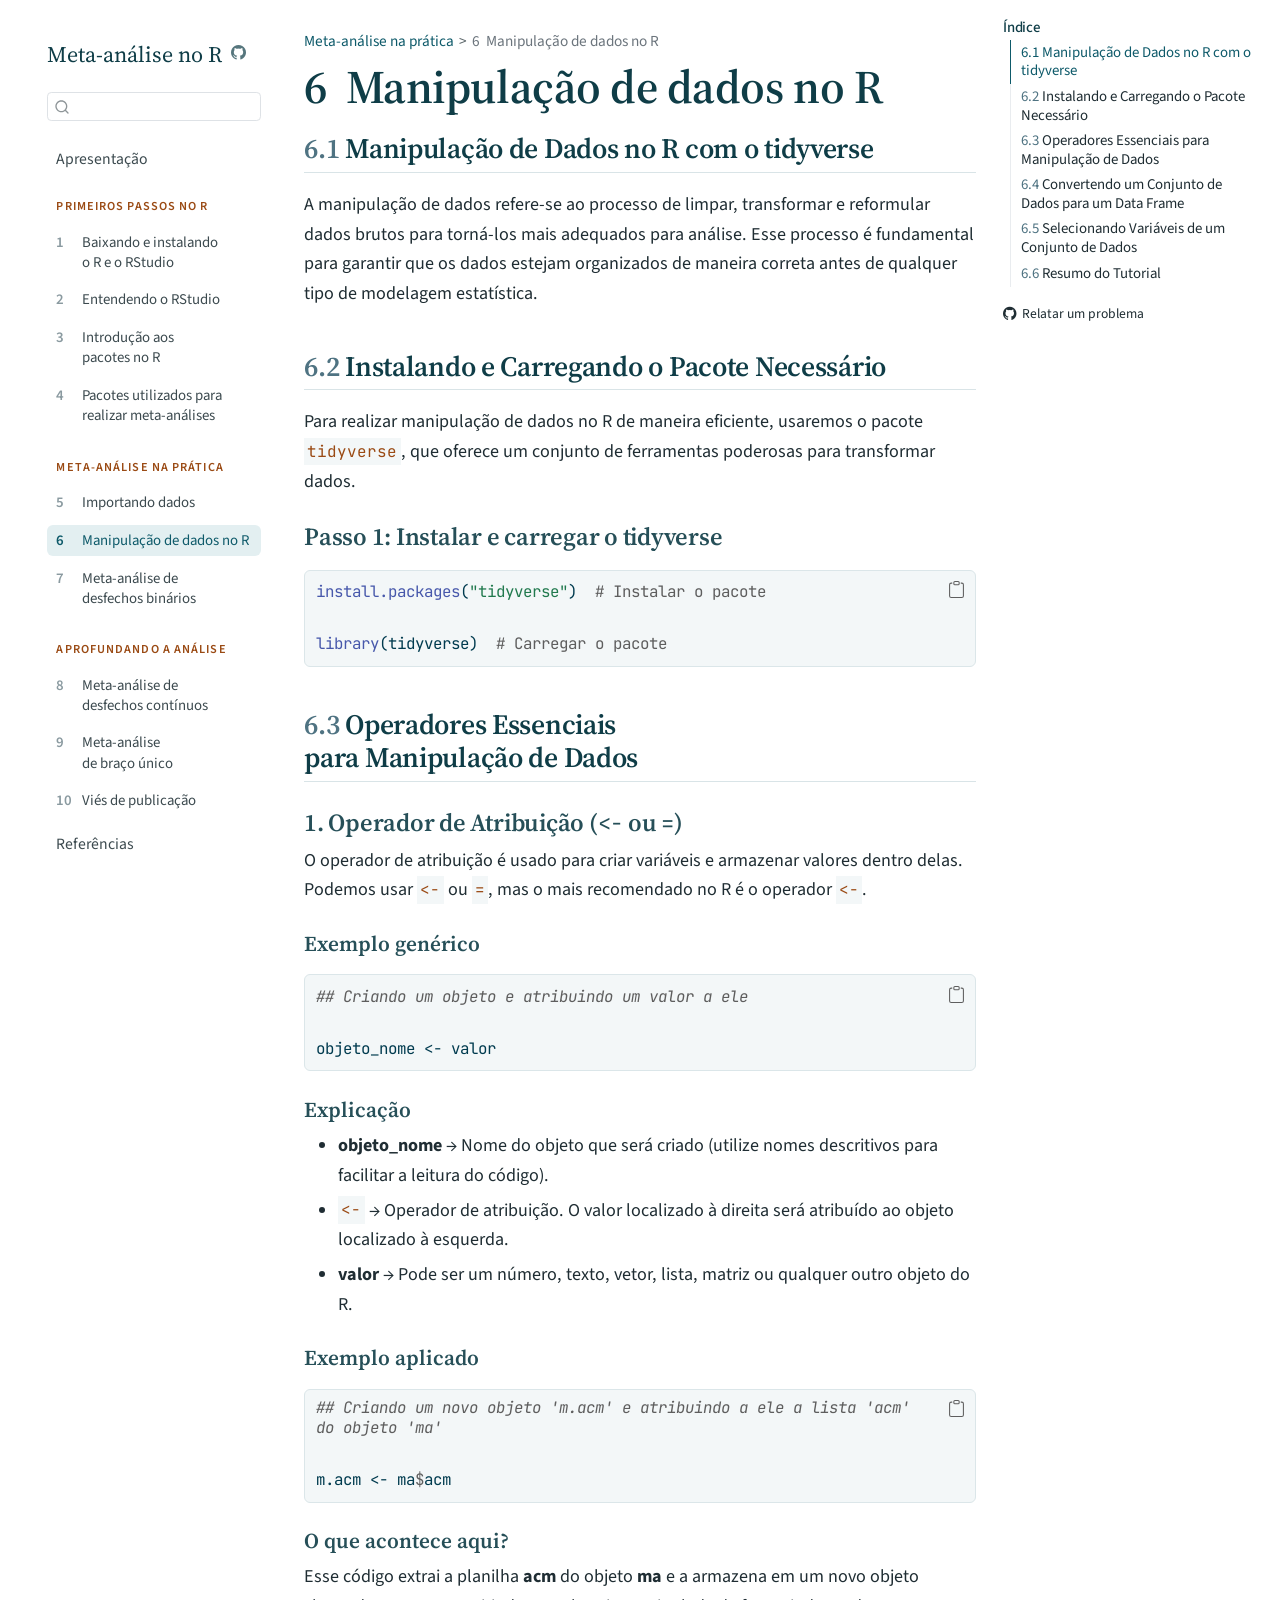
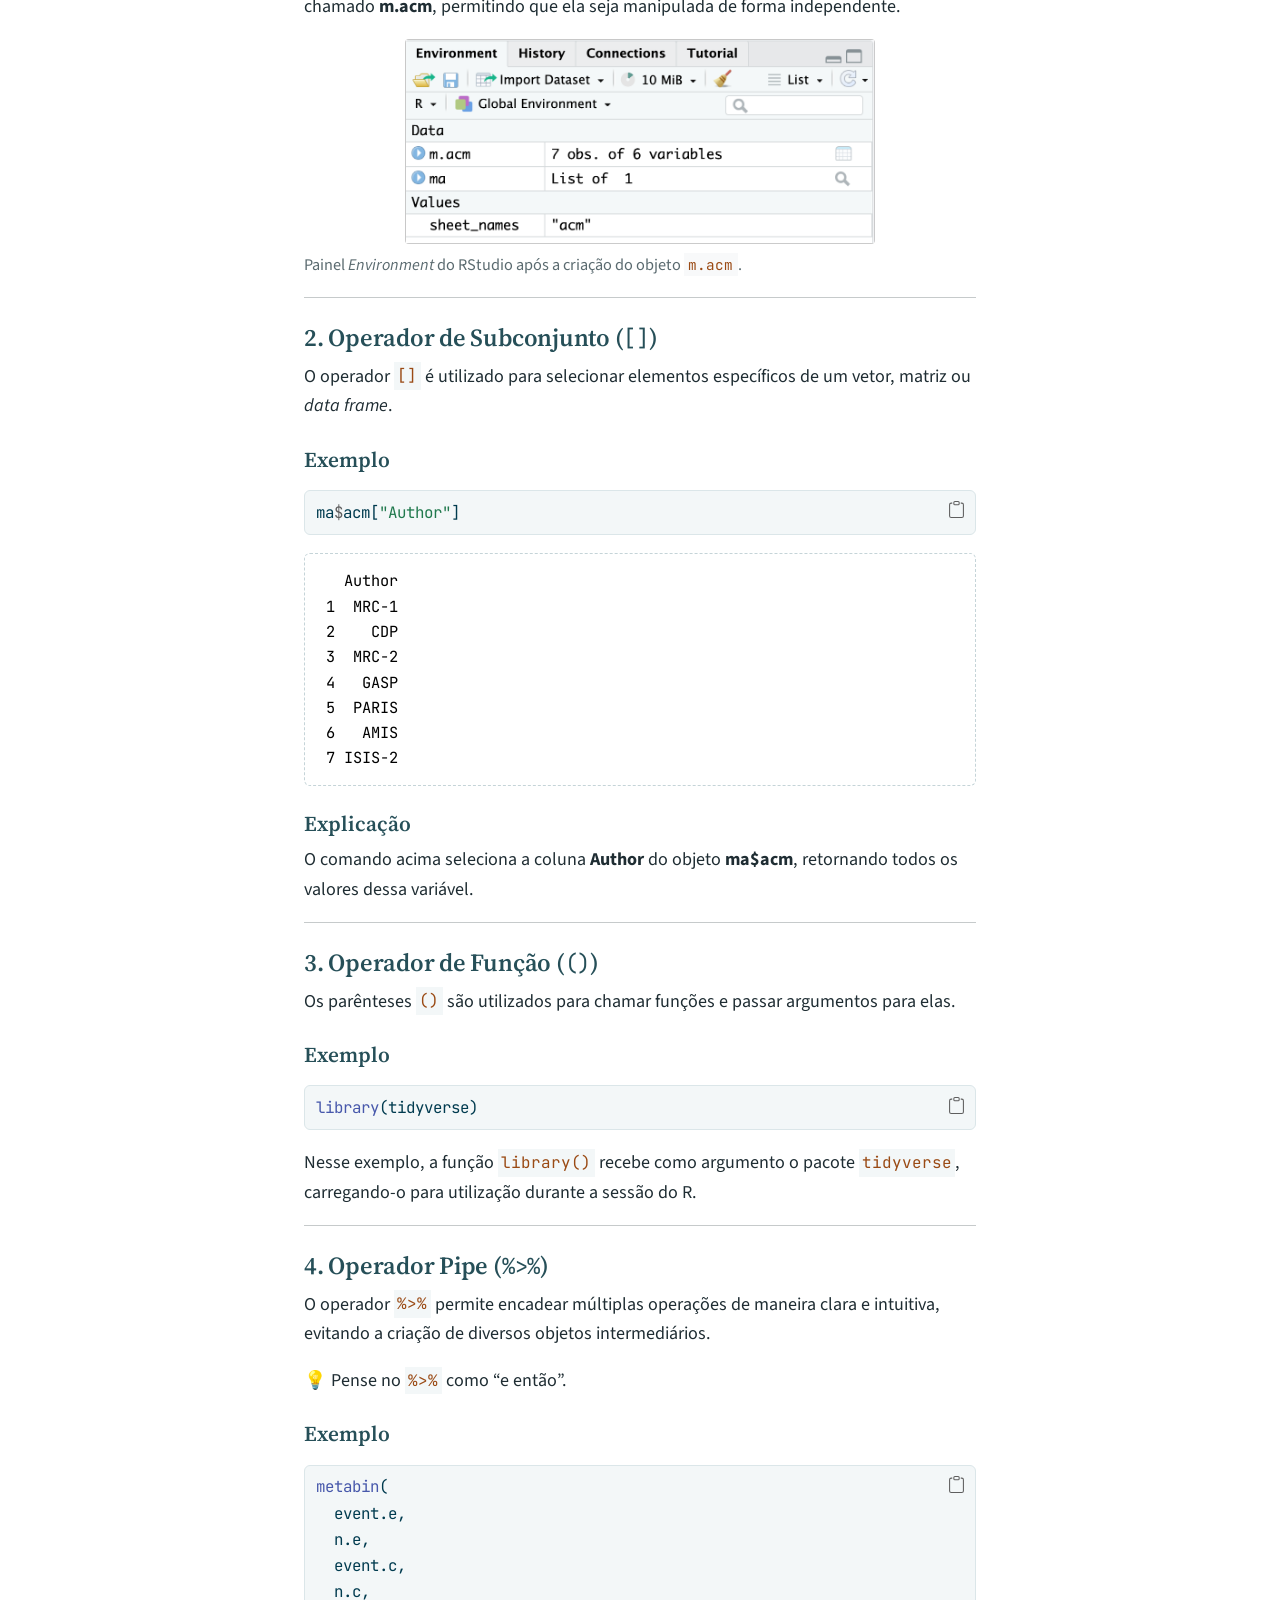
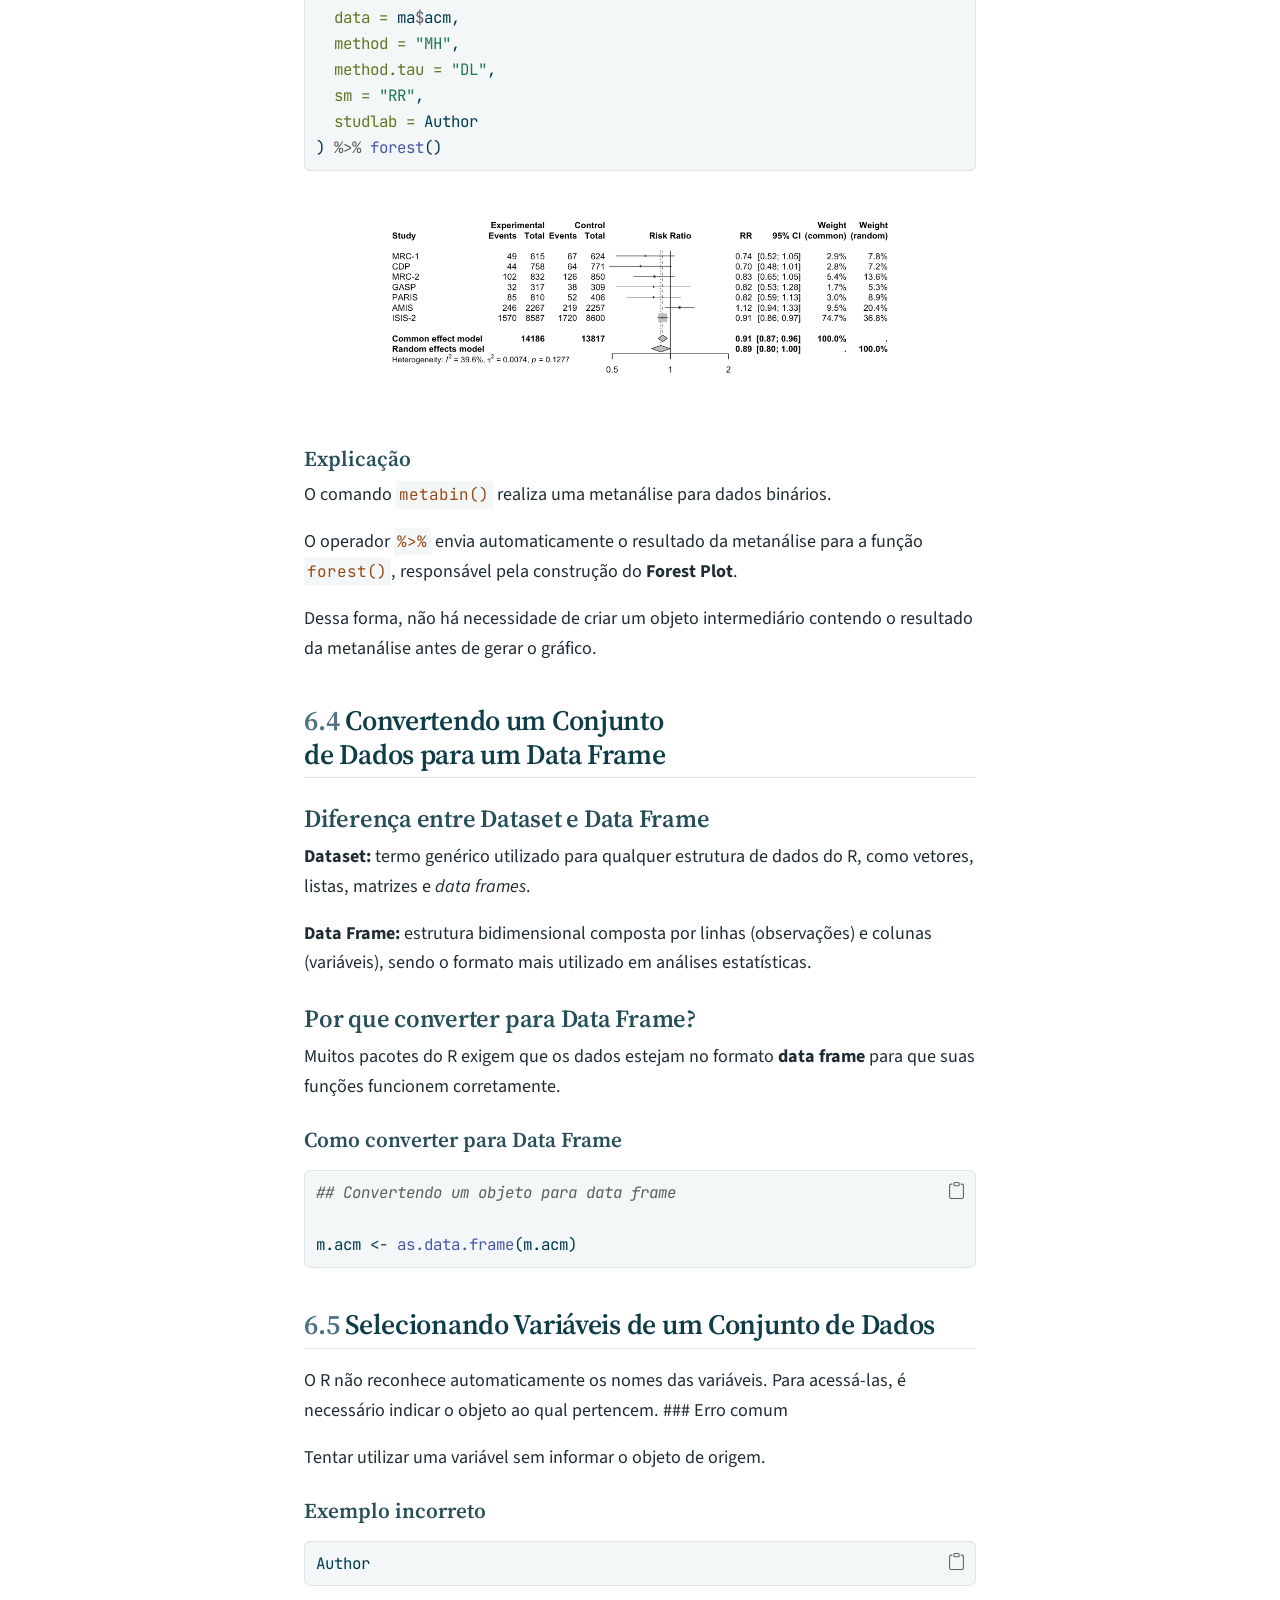
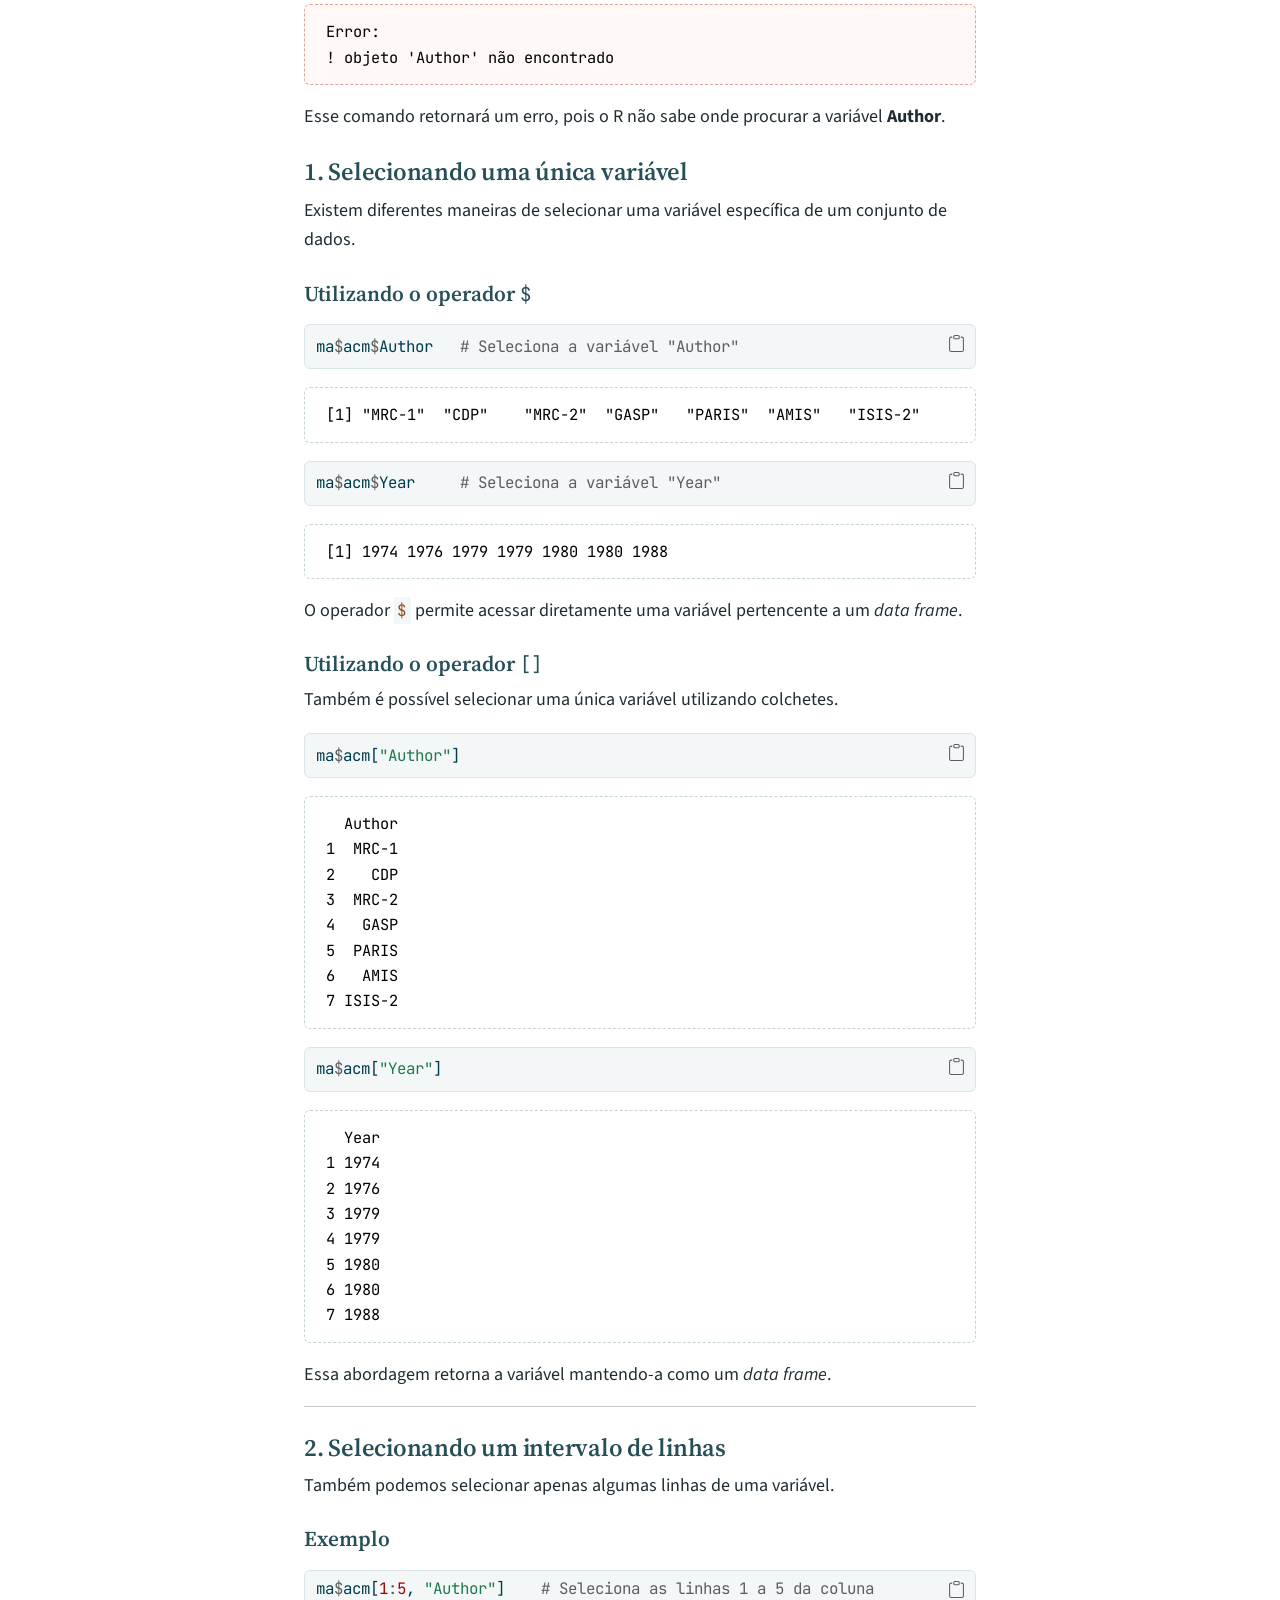
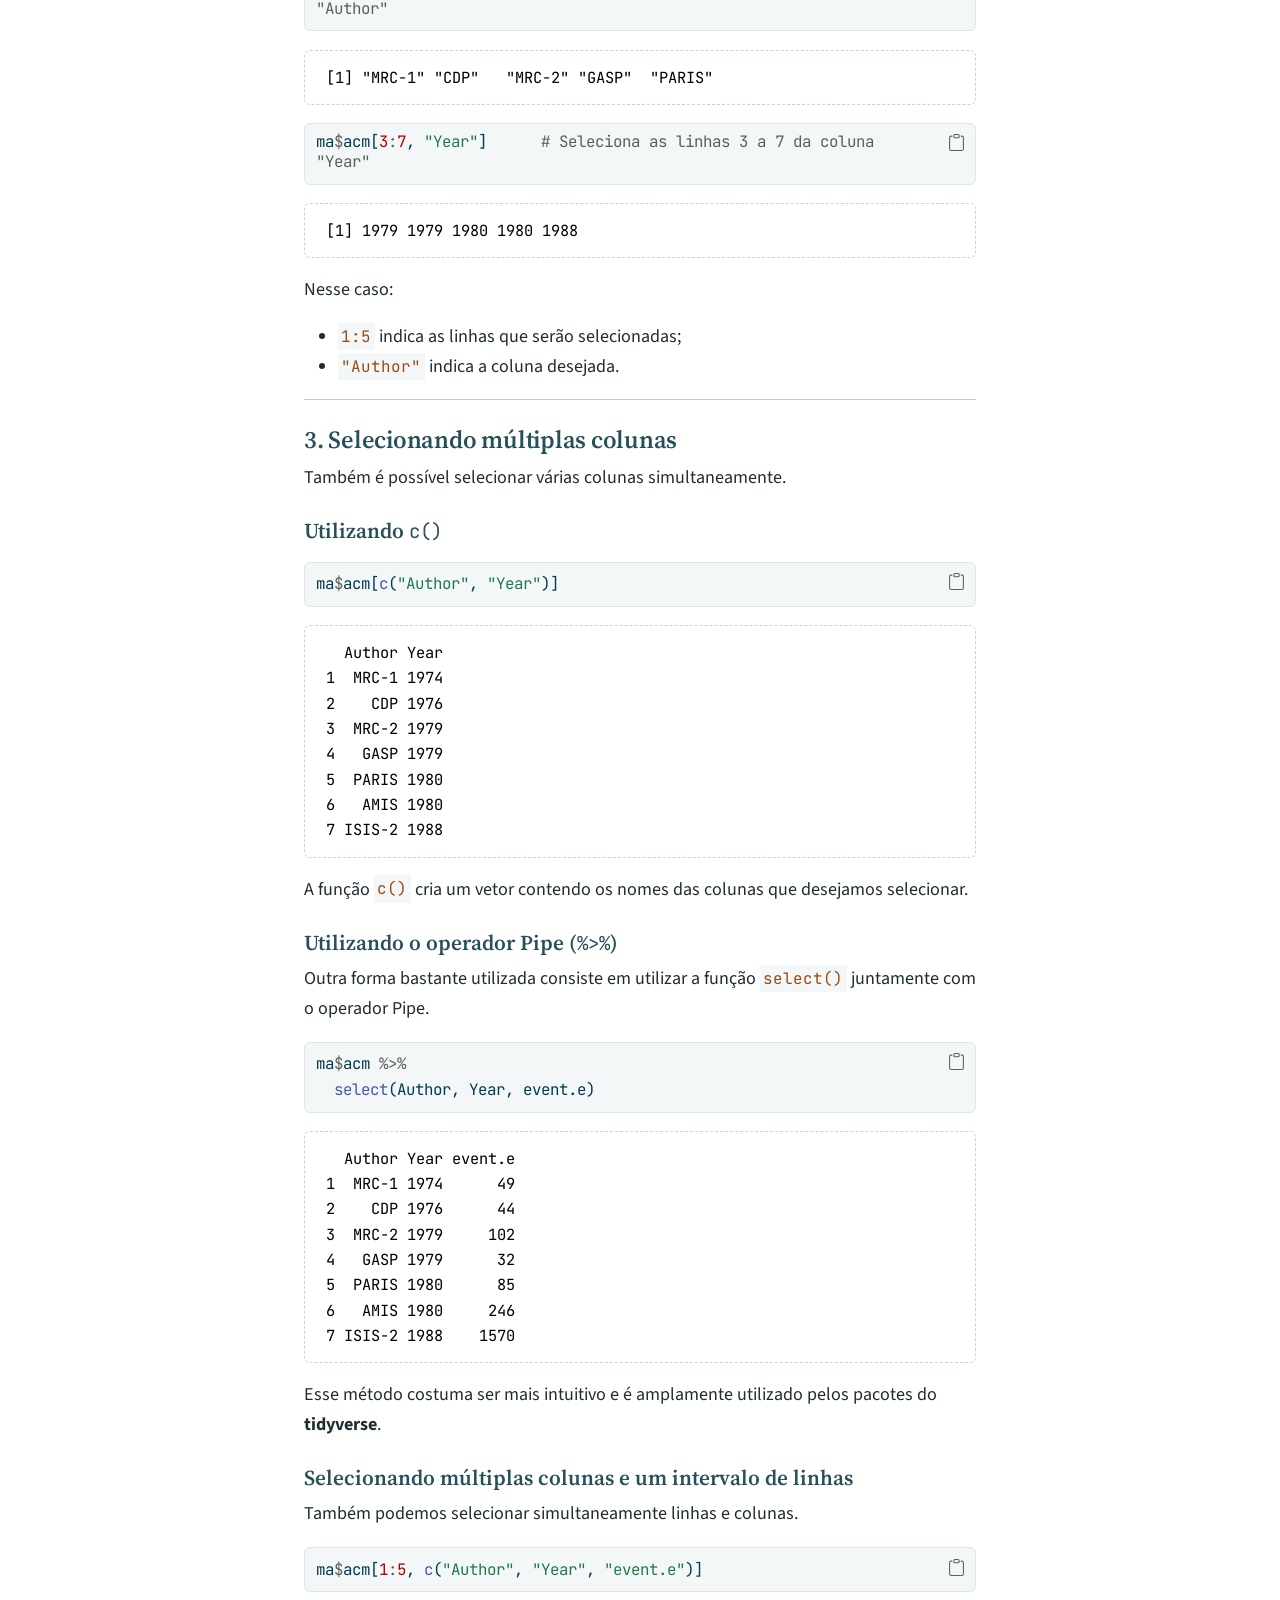
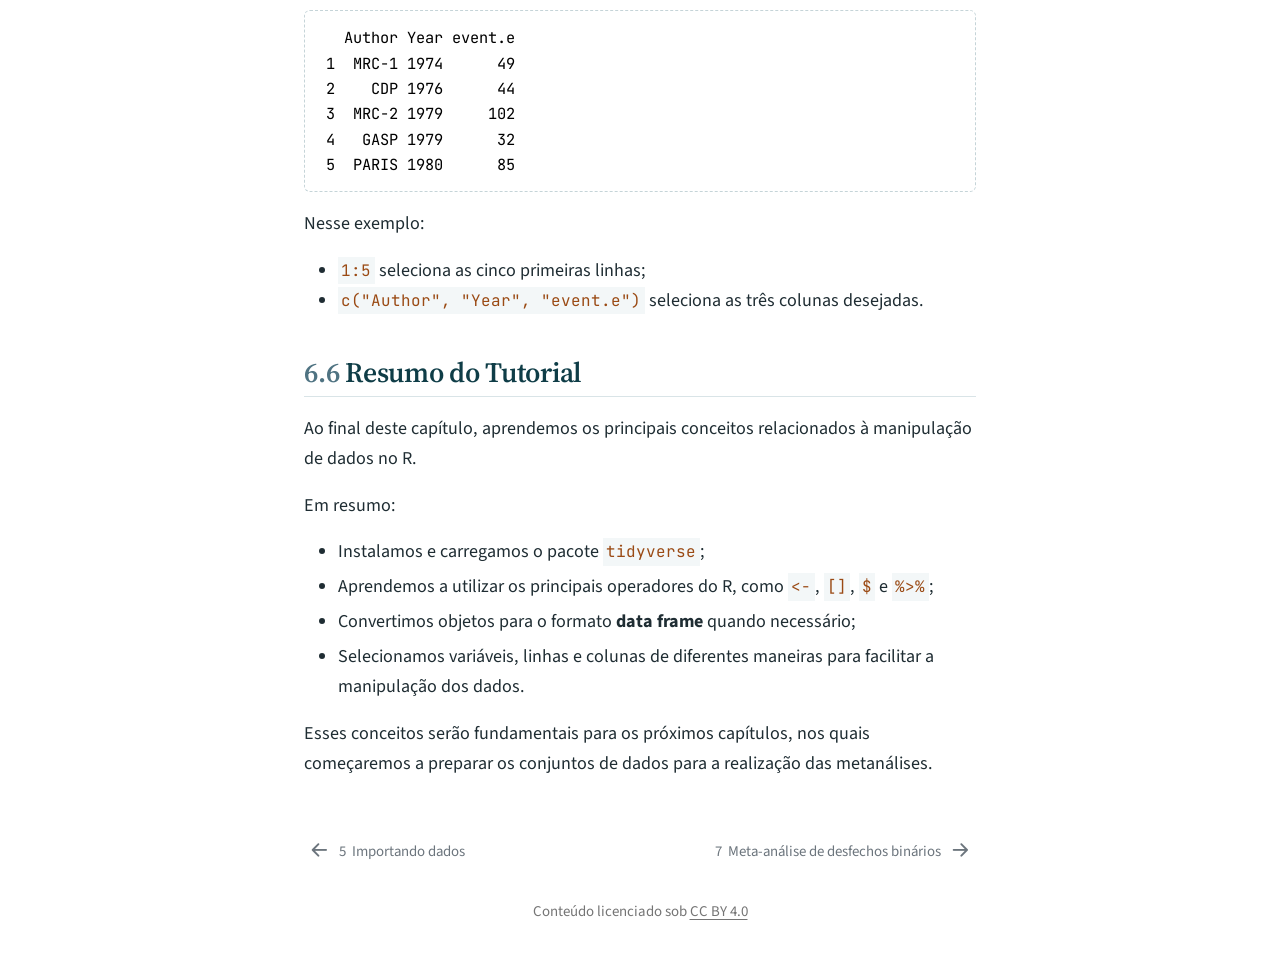
<file: cap06-manipulacao-dados.html>
<!DOCTYPE html>
<html xmlns="http://www.w3.org/1999/xhtml" lang="pt" xml:lang="pt"><head>

<meta charset="utf-8">
<meta name="generator" content="quarto-1.8.25">

<meta name="viewport" content="width=device-width, initial-scale=1.0, user-scalable=yes">


<title>6&nbsp; Manipulação de dados no R – Meta-análise no R</title>
<style>
code{white-space: pre-wrap;}
span.smallcaps{font-variant: small-caps;}
div.columns{display: flex; gap: min(4vw, 1.5em);}
div.column{flex: auto; overflow-x: auto;}
div.hanging-indent{margin-left: 1.5em; text-indent: -1.5em;}
ul.task-list{list-style: none;}
ul.task-list li input[type="checkbox"] {
  width: 0.8em;
  margin: 0 0.8em 0.2em -1em; /* quarto-specific, see https://github.com/quarto-dev/quarto-cli/issues/4556 */ 
  vertical-align: middle;
}
/* CSS for syntax highlighting */
html { -webkit-text-size-adjust: 100%; }
pre > code.sourceCode { white-space: pre; position: relative; }
pre > code.sourceCode > span { display: inline-block; line-height: 1.25; }
pre > code.sourceCode > span:empty { height: 1.2em; }
.sourceCode { overflow: visible; }
code.sourceCode > span { color: inherit; text-decoration: inherit; }
div.sourceCode { margin: 1em 0; }
pre.sourceCode { margin: 0; }
@media screen {
div.sourceCode { overflow: auto; }
}
@media print {
pre > code.sourceCode { white-space: pre-wrap; }
pre > code.sourceCode > span { text-indent: -5em; padding-left: 5em; }
}
pre.numberSource code
  { counter-reset: source-line 0; }
pre.numberSource code > span
  { position: relative; left: -4em; counter-increment: source-line; }
pre.numberSource code > span > a:first-child::before
  { content: counter(source-line);
    position: relative; left: -1em; text-align: right; vertical-align: baseline;
    border: none; display: inline-block;
    -webkit-touch-callout: none; -webkit-user-select: none;
    -khtml-user-select: none; -moz-user-select: none;
    -ms-user-select: none; user-select: none;
    padding: 0 4px; width: 4em;
  }
pre.numberSource { margin-left: 3em;  padding-left: 4px; }
div.sourceCode
  {   }
@media screen {
pre > code.sourceCode > span > a:first-child::before { text-decoration: underline; }
}
</style>


<script src="site_libs/quarto-nav/quarto-nav.js"></script>
<script src="site_libs/quarto-nav/headroom.min.js"></script>
<script src="site_libs/clipboard/clipboard.min.js"></script>
<script src="site_libs/quarto-search/autocomplete.umd.js"></script>
<script src="site_libs/quarto-search/fuse.min.js"></script>
<script src="site_libs/quarto-search/quarto-search.js"></script>
<meta name="quarto:offset" content="./">
<link href="./cap07-metanalise-binarios.html" rel="next">
<link href="./cap05-importando-dados.html" rel="prev">
<link href="./imagens/favicon.svg" rel="icon" type="image/svg+xml">
<script src="site_libs/quarto-html/quarto.js" type="module"></script>
<script src="site_libs/quarto-html/tabsets/tabsets.js" type="module"></script>
<script src="site_libs/quarto-html/axe/axe-check.js" type="module"></script>
<script src="site_libs/quarto-html/popper.min.js"></script>
<script src="site_libs/quarto-html/tippy.umd.min.js"></script>
<script src="site_libs/quarto-html/anchor.min.js"></script>
<link href="site_libs/quarto-html/tippy.css" rel="stylesheet">
<link href="site_libs/quarto-html/quarto-syntax-highlighting-b311067de9bb61c87081b7a4fd9bc435.css" rel="stylesheet" id="quarto-text-highlighting-styles">
<script src="site_libs/bootstrap/bootstrap.min.js"></script>
<link href="site_libs/bootstrap/bootstrap-icons.css" rel="stylesheet">
<link href="site_libs/bootstrap/bootstrap-8f8930871a6f83626bb31d1f1603a1c0.min.css" rel="stylesheet" append-hash="true" id="quarto-bootstrap" data-mode="light">
<script id="quarto-search-options" type="application/json">{
  "location": "sidebar",
  "copy-button": false,
  "collapse-after": 3,
  "panel-placement": "start",
  "type": "textbox",
  "limit": 50,
  "keyboard-shortcut": [
    "f",
    "/",
    "s"
  ],
  "show-item-context": false,
  "language": {
    "search-no-results-text": "Nenhum resultado",
    "search-matching-documents-text": "documentos correspondentes",
    "search-copy-link-title": "Copiar link para a busca",
    "search-hide-matches-text": "Esconder correspondências adicionais",
    "search-more-match-text": "mais correspondência neste documento",
    "search-more-matches-text": "mais correspondências neste documento",
    "search-clear-button-title": "Limpar",
    "search-text-placeholder": "",
    "search-detached-cancel-button-title": "Cancelar",
    "search-submit-button-title": "Enviar",
    "search-label": "Procurar"
  }
}</script>
<link rel="preconnect" href="https://fonts.googleapis.com">
<link rel="preconnect" href="https://fonts.gstatic.com" crossorigin="">
<link href="https://fonts.googleapis.com/css2?family=JetBrains+Mono:wght@400;600&amp;family=Source+Sans+3:ital,wght@0,400;0,600;1,400&amp;family=Source+Serif+4:opsz,wght@8..60,600&amp;display=swap" rel="stylesheet">


</head>

<body class="nav-sidebar floating quarto-light">

<div id="quarto-search-results"></div>
  <header id="quarto-header" class="headroom fixed-top">
  <nav class="quarto-secondary-nav">
    <div class="container-fluid d-flex">
      <button type="button" class="quarto-btn-toggle btn" data-bs-toggle="collapse" role="button" data-bs-target=".quarto-sidebar-collapse-item" aria-controls="quarto-sidebar" aria-expanded="false" aria-label="Alternar barra lateral" onclick="if (window.quartoToggleHeadroom) { window.quartoToggleHeadroom(); }">
        <i class="bi bi-layout-text-sidebar-reverse"></i>
      </button>
        <nav class="quarto-page-breadcrumbs" aria-label="breadcrumb"><ol class="breadcrumb"><li class="breadcrumb-item"><a href="./cap05-importando-dados.html">Meta-análise na prática</a></li><li class="breadcrumb-item"><a href="./cap06-manipulacao-dados.html"><span class="chapter-number">6</span>&nbsp; <span class="chapter-title">Manipulação de dados no R</span></a></li></ol></nav>
        <a class="flex-grow-1" role="navigation" data-bs-toggle="collapse" data-bs-target=".quarto-sidebar-collapse-item" aria-controls="quarto-sidebar" aria-expanded="false" aria-label="Alternar barra lateral" onclick="if (window.quartoToggleHeadroom) { window.quartoToggleHeadroom(); }">      
        </a>
      <button type="button" class="btn quarto-search-button" aria-label="Procurar" onclick="window.quartoOpenSearch();">
        <i class="bi bi-search"></i>
      </button>
    </div>
  </nav>
</header>
<!-- content -->
<div id="quarto-content" class="quarto-container page-columns page-rows-contents page-layout-article">
<!-- sidebar -->
  <nav id="quarto-sidebar" class="sidebar collapse collapse-horizontal quarto-sidebar-collapse-item sidebar-navigation floating overflow-auto">
    <div class="pt-lg-2 mt-2 text-left sidebar-header sidebar-header-stacked">
      <a href="./index.html" class="sidebar-logo-link">
      </a>
    <div class="sidebar-title mb-0 py-0">
      <a href="./">Meta-análise no R</a> 
        <div class="sidebar-tools-main">
    <a href="https://github.com/metanalise-r/metanalise-r.github.io" title="Código fonte" class="quarto-navigation-tool px-1" aria-label="Código fonte"><i class="bi bi-github"></i></a>
</div>
    </div>
      </div>
        <div class="mt-2 flex-shrink-0 align-items-center">
        <div class="sidebar-search">
        <div id="quarto-search" class="" title="Procurar"></div>
        </div>
        </div>
    <div class="sidebar-menu-container"> 
    <ul class="list-unstyled mt-1">
        <li class="sidebar-item">
  <div class="sidebar-item-container"> 
  <a href="./index.html" class="sidebar-item-text sidebar-link">
 <span class="menu-text">Apresentação</span></a>
  </div>
</li>
        <li class="sidebar-item sidebar-item-section">
      <div class="sidebar-item-container"> 
            <a class="sidebar-item-text sidebar-link text-start" data-bs-toggle="collapse" data-bs-target="#quarto-sidebar-section-1" role="navigation" aria-expanded="true">
 <span class="menu-text">Primeiros passos no R</span></a>
          <a class="sidebar-item-toggle text-start" data-bs-toggle="collapse" data-bs-target="#quarto-sidebar-section-1" role="navigation" aria-expanded="true" aria-label="Alternar seção">
            <i class="bi bi-chevron-right ms-2"></i>
          </a> 
      </div>
      <ul id="quarto-sidebar-section-1" class="collapse list-unstyled sidebar-section depth1 show">  
          <li class="sidebar-item">
  <div class="sidebar-item-container"> 
  <a href="./cap01-instalando-r-rstudio.html" class="sidebar-item-text sidebar-link">
 <span class="menu-text"><span class="chapter-number">1</span>&nbsp; <span class="chapter-title">Baixando e instalando o R e o RStudio</span></span></a>
  </div>
</li>
          <li class="sidebar-item">
  <div class="sidebar-item-container"> 
  <a href="./cap02-entendendo-rstudio.html" class="sidebar-item-text sidebar-link">
 <span class="menu-text"><span class="chapter-number">2</span>&nbsp; <span class="chapter-title">Entendendo o RStudio</span></span></a>
  </div>
</li>
          <li class="sidebar-item">
  <div class="sidebar-item-container"> 
  <a href="./cap03-introducao-pacotes.html" class="sidebar-item-text sidebar-link">
 <span class="menu-text"><span class="chapter-number">3</span>&nbsp; <span class="chapter-title">Introdução aos pacotes no R</span></span></a>
  </div>
</li>
          <li class="sidebar-item">
  <div class="sidebar-item-container"> 
  <a href="./cap04-pacotes-metanalise.html" class="sidebar-item-text sidebar-link">
 <span class="menu-text"><span class="chapter-number">4</span>&nbsp; <span class="chapter-title">Pacotes utilizados para realizar meta-análises</span></span></a>
  </div>
</li>
      </ul>
  </li>
        <li class="sidebar-item sidebar-item-section">
      <div class="sidebar-item-container"> 
            <a class="sidebar-item-text sidebar-link text-start" data-bs-toggle="collapse" data-bs-target="#quarto-sidebar-section-2" role="navigation" aria-expanded="true">
 <span class="menu-text">Meta-análise na prática</span></a>
          <a class="sidebar-item-toggle text-start" data-bs-toggle="collapse" data-bs-target="#quarto-sidebar-section-2" role="navigation" aria-expanded="true" aria-label="Alternar seção">
            <i class="bi bi-chevron-right ms-2"></i>
          </a> 
      </div>
      <ul id="quarto-sidebar-section-2" class="collapse list-unstyled sidebar-section depth1 show">  
          <li class="sidebar-item">
  <div class="sidebar-item-container"> 
  <a href="./cap05-importando-dados.html" class="sidebar-item-text sidebar-link">
 <span class="menu-text"><span class="chapter-number">5</span>&nbsp; <span class="chapter-title">Importando dados</span></span></a>
  </div>
</li>
          <li class="sidebar-item">
  <div class="sidebar-item-container"> 
  <a href="./cap06-manipulacao-dados.html" class="sidebar-item-text sidebar-link active">
 <span class="menu-text"><span class="chapter-number">6</span>&nbsp; <span class="chapter-title">Manipulação de dados no R</span></span></a>
  </div>
</li>
          <li class="sidebar-item">
  <div class="sidebar-item-container"> 
  <a href="./cap07-metanalise-binarios.html" class="sidebar-item-text sidebar-link">
 <span class="menu-text"><span class="chapter-number">7</span>&nbsp; <span class="chapter-title">Meta-análise de desfechos binários</span></span></a>
  </div>
</li>
      </ul>
  </li>
        <li class="sidebar-item sidebar-item-section">
      <div class="sidebar-item-container"> 
            <a class="sidebar-item-text sidebar-link text-start" data-bs-toggle="collapse" data-bs-target="#quarto-sidebar-section-3" role="navigation" aria-expanded="true">
 <span class="menu-text">Aprofundando a análise</span></a>
          <a class="sidebar-item-toggle text-start" data-bs-toggle="collapse" data-bs-target="#quarto-sidebar-section-3" role="navigation" aria-expanded="true" aria-label="Alternar seção">
            <i class="bi bi-chevron-right ms-2"></i>
          </a> 
      </div>
      <ul id="quarto-sidebar-section-3" class="collapse list-unstyled sidebar-section depth1 show">  
          <li class="sidebar-item">
  <div class="sidebar-item-container"> 
  <a href="./cap08-metanalise-continuos.html" class="sidebar-item-text sidebar-link">
 <span class="menu-text"><span class="chapter-number">8</span>&nbsp; <span class="chapter-title">Meta-análise de desfechos contínuos</span></span></a>
  </div>
</li>
          <li class="sidebar-item">
  <div class="sidebar-item-container"> 
  <a href="./cap09-metanalise-braco-unico.html" class="sidebar-item-text sidebar-link">
 <span class="menu-text"><span class="chapter-number">9</span>&nbsp; <span class="chapter-title">Meta-análise de braço único</span></span></a>
  </div>
</li>
          <li class="sidebar-item">
  <div class="sidebar-item-container"> 
  <a href="./cap10-vies-publicacao.html" class="sidebar-item-text sidebar-link">
 <span class="menu-text"><span class="chapter-number">10</span>&nbsp; <span class="chapter-title">Viés de publicação</span></span></a>
  </div>
</li>
      </ul>
  </li>
        <li class="sidebar-item">
  <div class="sidebar-item-container"> 
  <a href="./referencias.html" class="sidebar-item-text sidebar-link">
 <span class="menu-text">Referências</span></a>
  </div>
</li>
    </ul>
    </div>
</nav>
<div id="quarto-sidebar-glass" class="quarto-sidebar-collapse-item" data-bs-toggle="collapse" data-bs-target=".quarto-sidebar-collapse-item"></div>
<!-- margin-sidebar -->
    <div id="quarto-margin-sidebar" class="sidebar margin-sidebar">
        <nav id="TOC" role="doc-toc" class="toc-active">
    <h2 id="toc-title">Índice</h2>
   
  <ul>
  <li><a href="#manipulação-de-dados-no-r-com-o-tidyverse" id="toc-manipulação-de-dados-no-r-com-o-tidyverse" class="nav-link active" data-scroll-target="#manipulação-de-dados-no-r-com-o-tidyverse"><span class="header-section-number">6.1</span> Manipulação de Dados no R com o tidyverse</a></li>
  <li><a href="#instalando-e-carregando-o-pacote-necessário" id="toc-instalando-e-carregando-o-pacote-necessário" class="nav-link" data-scroll-target="#instalando-e-carregando-o-pacote-necessário"><span class="header-section-number">6.2</span> Instalando e Carregando o Pacote Necessário</a>
  <ul class="collapse">
  <li><a href="#passo-1-instalar-e-carregar-o-tidyverse" id="toc-passo-1-instalar-e-carregar-o-tidyverse" class="nav-link" data-scroll-target="#passo-1-instalar-e-carregar-o-tidyverse">Passo 1: Instalar e carregar o tidyverse</a></li>
  </ul></li>
  <li><a href="#operadores-essenciais-para-manipulação-de-dados" id="toc-operadores-essenciais-para-manipulação-de-dados" class="nav-link" data-scroll-target="#operadores-essenciais-para-manipulação-de-dados"><span class="header-section-number">6.3</span> Operadores Essenciais para Manipulação de Dados</a>
  <ul class="collapse">
  <li><a href="#operador-de-atribuição---ou" id="toc-operador-de-atribuição---ou" class="nav-link" data-scroll-target="#operador-de-atribuição---ou">1. Operador de Atribuição (<code>&lt;-</code> ou <code>=</code>)</a></li>
  <li><a href="#operador-de-subconjunto" id="toc-operador-de-subconjunto" class="nav-link" data-scroll-target="#operador-de-subconjunto">2. Operador de Subconjunto (<code>[]</code>)</a></li>
  <li><a href="#operador-de-função" id="toc-operador-de-função" class="nav-link" data-scroll-target="#operador-de-função">3. Operador de Função (<code>()</code>)</a></li>
  <li><a href="#operador-pipe" id="toc-operador-pipe" class="nav-link" data-scroll-target="#operador-pipe">4. Operador Pipe (<code>%&gt;%</code>)</a></li>
  </ul></li>
  <li><a href="#convertendo-um-conjunto-de-dados-para-um-data-frame" id="toc-convertendo-um-conjunto-de-dados-para-um-data-frame" class="nav-link" data-scroll-target="#convertendo-um-conjunto-de-dados-para-um-data-frame"><span class="header-section-number">6.4</span> Convertendo um Conjunto de Dados para um Data Frame</a>
  <ul class="collapse">
  <li><a href="#diferença-entre-dataset-e-data-frame" id="toc-diferença-entre-dataset-e-data-frame" class="nav-link" data-scroll-target="#diferença-entre-dataset-e-data-frame">Diferença entre Dataset e Data Frame</a></li>
  <li><a href="#por-que-converter-para-data-frame" id="toc-por-que-converter-para-data-frame" class="nav-link" data-scroll-target="#por-que-converter-para-data-frame">Por que converter para Data Frame?</a></li>
  </ul></li>
  <li><a href="#selecionando-variáveis-de-um-conjunto-de-dados" id="toc-selecionando-variáveis-de-um-conjunto-de-dados" class="nav-link" data-scroll-target="#selecionando-variáveis-de-um-conjunto-de-dados"><span class="header-section-number">6.5</span> Selecionando Variáveis de um Conjunto de Dados</a>
  <ul class="collapse">
  <li><a href="#selecionando-uma-única-variável" id="toc-selecionando-uma-única-variável" class="nav-link" data-scroll-target="#selecionando-uma-única-variável">1. Selecionando uma única variável</a></li>
  <li><a href="#selecionando-um-intervalo-de-linhas" id="toc-selecionando-um-intervalo-de-linhas" class="nav-link" data-scroll-target="#selecionando-um-intervalo-de-linhas">2. Selecionando um intervalo de linhas</a></li>
  <li><a href="#selecionando-múltiplas-colunas" id="toc-selecionando-múltiplas-colunas" class="nav-link" data-scroll-target="#selecionando-múltiplas-colunas">3. Selecionando múltiplas colunas</a></li>
  </ul></li>
  <li><a href="#resumo-do-tutorial" id="toc-resumo-do-tutorial" class="nav-link" data-scroll-target="#resumo-do-tutorial"><span class="header-section-number">6.6</span> Resumo do Tutorial</a></li>
  </ul>
<div class="toc-actions"><ul><li><a href="https://github.com/metanalise-r/metanalise-r.github.io/issues/new" class="toc-action"><i class="bi bi-github"></i>Relatar um problema</a></li></ul></div></nav>
    </div>
<!-- main -->
<main class="content" id="quarto-document-content">

<header id="title-block-header" class="quarto-title-block default"><nav class="quarto-page-breadcrumbs quarto-title-breadcrumbs d-none d-lg-block" aria-label="breadcrumb"><ol class="breadcrumb"><li class="breadcrumb-item"><a href="./cap05-importando-dados.html">Meta-análise na prática</a></li><li class="breadcrumb-item"><a href="./cap06-manipulacao-dados.html"><span class="chapter-number">6</span>&nbsp; <span class="chapter-title">Manipulação de dados no R</span></a></li></ol></nav>
<div class="quarto-title">
<h1 class="title"><span class="chapter-number">6</span>&nbsp; <span class="chapter-title">Manipulação de dados no R</span></h1>
</div>



<div class="quarto-title-meta">

    
  
    
  </div>
  


</header>


<section id="manipulação-de-dados-no-r-com-o-tidyverse" class="level2" data-number="6.1">
<h2 data-number="6.1" class="anchored" data-anchor-id="manipulação-de-dados-no-r-com-o-tidyverse"><span class="header-section-number">6.1</span> Manipulação de Dados no R com o tidyverse</h2>
<p>A manipulação de dados refere-se ao processo de limpar, transformar e reformular dados brutos para torná-los mais adequados para análise. Esse processo é fundamental para garantir que os dados estejam organizados de maneira correta antes de qualquer tipo de modelagem estatística.</p>
</section>
<section id="instalando-e-carregando-o-pacote-necessário" class="level2" data-number="6.2">
<h2 data-number="6.2" class="anchored" data-anchor-id="instalando-e-carregando-o-pacote-necessário"><span class="header-section-number">6.2</span> Instalando e Carregando o Pacote Necessário</h2>
<p>Para realizar manipulação de dados no R de maneira eficiente, usaremos o pacote <code>tidyverse</code>, que oferece um conjunto de ferramentas poderosas para transformar dados.</p>
<section id="passo-1-instalar-e-carregar-o-tidyverse" class="level3">
<h3 class="anchored" data-anchor-id="passo-1-instalar-e-carregar-o-tidyverse">Passo 1: Instalar e carregar o tidyverse</h3>
<div class="code-copy-outer-scaffold"><div class="sourceCode" id="cb1"><pre class="sourceCode r code-with-copy"><code class="sourceCode r"><span id="cb1-1"><a href="#cb1-1" aria-hidden="true" tabindex="-1"></a><span class="fu">install.packages</span>(<span class="st">"tidyverse"</span>)  <span class="co"># Instalar o pacote</span></span>
<span id="cb1-2"><a href="#cb1-2" aria-hidden="true" tabindex="-1"></a></span>
<span id="cb1-3"><a href="#cb1-3" aria-hidden="true" tabindex="-1"></a><span class="fu">library</span>(tidyverse)  <span class="co"># Carregar o pacote</span></span></code></pre></div><button title="Copiar para a área de transferência" class="code-copy-button"><i class="bi"></i></button></div>
</section>
</section>
<section id="operadores-essenciais-para-manipulação-de-dados" class="level2" data-number="6.3">
<h2 data-number="6.3" class="anchored" data-anchor-id="operadores-essenciais-para-manipulação-de-dados"><span class="header-section-number">6.3</span> Operadores Essenciais para Manipulação de Dados</h2>
<section id="operador-de-atribuição---ou" class="level3">
<h3 class="anchored" data-anchor-id="operador-de-atribuição---ou">1. Operador de Atribuição (<code>&lt;-</code> ou <code>=</code>)</h3>
<p>O operador de atribuição é usado para criar variáveis e armazenar valores dentro delas. Podemos usar <code>&lt;-</code> ou <code>=</code>, mas o mais recomendado no R é o operador <code>&lt;-</code>.</p>
<section id="exemplo-genérico" class="level4">
<h4 class="anchored" data-anchor-id="exemplo-genérico">Exemplo genérico</h4>
<div class="code-copy-outer-scaffold"><div class="sourceCode" id="cb2"><pre class="sourceCode r code-with-copy"><code class="sourceCode r"><span id="cb2-1"><a href="#cb2-1" aria-hidden="true" tabindex="-1"></a><span class="do">## Criando um objeto e atribuindo um valor a ele</span></span>
<span id="cb2-2"><a href="#cb2-2" aria-hidden="true" tabindex="-1"></a></span>
<span id="cb2-3"><a href="#cb2-3" aria-hidden="true" tabindex="-1"></a>objeto_nome <span class="ot">&lt;-</span> valor</span></code></pre></div><button title="Copiar para a área de transferência" class="code-copy-button"><i class="bi"></i></button></div>
</section>
<section id="explicação" class="level4">
<h4 class="anchored" data-anchor-id="explicação">Explicação</h4>
<ul>
<li><p><strong>objeto_nome</strong> → Nome do objeto que será criado (utilize nomes descritivos para facilitar a leitura do código).</p></li>
<li><p><strong><code>&lt;-</code></strong> → Operador de atribuição. O valor localizado à direita será atribuído ao objeto localizado à esquerda.</p></li>
<li><p><strong>valor</strong> → Pode ser um número, texto, vetor, lista, matriz ou qualquer outro objeto do R.</p></li>
</ul>
</section>
<section id="exemplo-aplicado" class="level4">
<h4 class="anchored" data-anchor-id="exemplo-aplicado">Exemplo aplicado</h4>
<div class="cell">
<div class="code-copy-outer-scaffold"><div class="sourceCode cell-code" id="cb3"><pre class="sourceCode r code-with-copy"><code class="sourceCode r"><span id="cb3-1"><a href="#cb3-1" aria-hidden="true" tabindex="-1"></a><span class="do">## Criando um novo objeto 'm.acm' e atribuindo a ele a lista 'acm' do objeto 'ma'</span></span>
<span id="cb3-2"><a href="#cb3-2" aria-hidden="true" tabindex="-1"></a></span>
<span id="cb3-3"><a href="#cb3-3" aria-hidden="true" tabindex="-1"></a>m.acm <span class="ot">&lt;-</span> ma<span class="sc">$</span>acm</span></code></pre></div><button title="Copiar para a área de transferência" class="code-copy-button"><i class="bi"></i></button></div>
</div>
</section>
<section id="o-que-acontece-aqui" class="level4">
<h4 class="anchored" data-anchor-id="o-que-acontece-aqui">O que acontece aqui?</h4>
<p>Esse código extrai a planilha <strong>acm</strong> do objeto <strong>ma</strong> e a armazena em um novo objeto chamado <strong>m.acm</strong>, permitindo que ela seja manipulada de forma independente.</p>
<div class="quarto-figure quarto-figure-center">
<figure class="figure">
<p><img src="imagens/cap06-environment-rstudio.png" class="img-fluid figure-img" style="width:70.0%"></p>
<figcaption>Painel <em>Environment</em> do RStudio após a criação do objeto <code>m.acm</code>.</figcaption>
</figure>
</div>
<hr>
</section>
</section>
<section id="operador-de-subconjunto" class="level3">
<h3 class="anchored" data-anchor-id="operador-de-subconjunto">2. Operador de Subconjunto (<code>[]</code>)</h3>
<p>O operador <code>[]</code> é utilizado para selecionar elementos específicos de um vetor, matriz ou <em>data frame</em>.</p>
<section id="exemplo" class="level4">
<h4 class="anchored" data-anchor-id="exemplo">Exemplo</h4>
<div class="cell">
<div class="code-copy-outer-scaffold"><div class="sourceCode cell-code" id="cb4"><pre class="sourceCode r code-with-copy"><code class="sourceCode r"><span id="cb4-1"><a href="#cb4-1" aria-hidden="true" tabindex="-1"></a>ma<span class="sc">$</span>acm[<span class="st">"Author"</span>]</span></code></pre></div><button title="Copiar para a área de transferência" class="code-copy-button"><i class="bi"></i></button></div>
<div class="cell-output cell-output-stdout">
<pre><code>  Author
1  MRC-1
2    CDP
3  MRC-2
4   GASP
5  PARIS
6   AMIS
7 ISIS-2</code></pre>
</div>
</div>
</section>
<section id="explicação-1" class="level4">
<h4 class="anchored" data-anchor-id="explicação-1">Explicação</h4>
<p>O comando acima seleciona a coluna <strong>Author</strong> do objeto <strong>ma$acm</strong>, retornando todos os valores dessa variável.</p>
<hr>
</section>
</section>
<section id="operador-de-função" class="level3">
<h3 class="anchored" data-anchor-id="operador-de-função">3. Operador de Função (<code>()</code>)</h3>
<p>Os parênteses <code>()</code> são utilizados para chamar funções e passar argumentos para elas.</p>
<section id="exemplo-1" class="level4">
<h4 class="anchored" data-anchor-id="exemplo-1">Exemplo</h4>
<div class="cell">
<div class="code-copy-outer-scaffold"><div class="sourceCode cell-code" id="cb6"><pre class="sourceCode r code-with-copy"><code class="sourceCode r"><span id="cb6-1"><a href="#cb6-1" aria-hidden="true" tabindex="-1"></a><span class="fu">library</span>(tidyverse)</span></code></pre></div><button title="Copiar para a área de transferência" class="code-copy-button"><i class="bi"></i></button></div>
</div>
<p>Nesse exemplo, a função <code>library()</code> recebe como argumento o pacote <code>tidyverse</code>, carregando-o para utilização durante a sessão do R.</p>
<hr>
</section>
</section>
<section id="operador-pipe" class="level3">
<h3 class="anchored" data-anchor-id="operador-pipe">4. Operador Pipe (<code>%&gt;%</code>)</h3>
<p>O operador <code>%&gt;%</code> permite encadear múltiplas operações de maneira clara e intuitiva, evitando a criação de diversos objetos intermediários.</p>
<p>💡 Pense no <code>%&gt;%</code> como “e então”.</p>
<section id="exemplo-2" class="level4">
<h4 class="anchored" data-anchor-id="exemplo-2">Exemplo</h4>
<div class="cell">
<div class="code-copy-outer-scaffold"><div class="sourceCode cell-code" id="cb7"><pre class="sourceCode r code-with-copy"><code class="sourceCode r"><span id="cb7-1"><a href="#cb7-1" aria-hidden="true" tabindex="-1"></a><span class="fu">metabin</span>(</span>
<span id="cb7-2"><a href="#cb7-2" aria-hidden="true" tabindex="-1"></a>  event.e,</span>
<span id="cb7-3"><a href="#cb7-3" aria-hidden="true" tabindex="-1"></a>  n.e,</span>
<span id="cb7-4"><a href="#cb7-4" aria-hidden="true" tabindex="-1"></a>  event.c,</span>
<span id="cb7-5"><a href="#cb7-5" aria-hidden="true" tabindex="-1"></a>  n.c,</span>
<span id="cb7-6"><a href="#cb7-6" aria-hidden="true" tabindex="-1"></a>  <span class="at">data =</span> ma<span class="sc">$</span>acm,</span>
<span id="cb7-7"><a href="#cb7-7" aria-hidden="true" tabindex="-1"></a>  <span class="at">method =</span> <span class="st">"MH"</span>,</span>
<span id="cb7-8"><a href="#cb7-8" aria-hidden="true" tabindex="-1"></a>  <span class="at">method.tau =</span> <span class="st">"DL"</span>,</span>
<span id="cb7-9"><a href="#cb7-9" aria-hidden="true" tabindex="-1"></a>  <span class="at">sm =</span> <span class="st">"RR"</span>,</span>
<span id="cb7-10"><a href="#cb7-10" aria-hidden="true" tabindex="-1"></a>  <span class="at">studlab =</span> Author</span>
<span id="cb7-11"><a href="#cb7-11" aria-hidden="true" tabindex="-1"></a>) <span class="sc">%&gt;%</span> <span class="fu">forest</span>()</span></code></pre></div><button title="Copiar para a área de transferência" class="code-copy-button"><i class="bi"></i></button></div>
<div class="cell-output-display">
<div>
<figure class="figure">
<p><img src="cap06-manipulacao-dados_files/figure-html/unnamed-chunk-5-1.png" class="img-fluid figure-img" width="1248"></p>
</figure>
</div>
</div>
</div>
</section>
<section id="explicação-2" class="level4">
<h4 class="anchored" data-anchor-id="explicação-2">Explicação</h4>
<p>O comando <code>metabin()</code> realiza uma metanálise para dados binários.</p>
<p>O operador <code>%&gt;%</code> envia automaticamente o resultado da metanálise para a função <code>forest()</code>, responsável pela construção do <strong>Forest Plot</strong>.</p>
<p>Dessa forma, não há necessidade de criar um objeto intermediário contendo o resultado da metanálise antes de gerar o gráfico.</p>
</section>
</section>
</section>
<section id="convertendo-um-conjunto-de-dados-para-um-data-frame" class="level2" data-number="6.4">
<h2 data-number="6.4" class="anchored" data-anchor-id="convertendo-um-conjunto-de-dados-para-um-data-frame"><span class="header-section-number">6.4</span> Convertendo um Conjunto de Dados para um Data Frame</h2>
<section id="diferença-entre-dataset-e-data-frame" class="level3">
<h3 class="anchored" data-anchor-id="diferença-entre-dataset-e-data-frame">Diferença entre Dataset e Data Frame</h3>
<p><strong>Dataset:</strong> termo genérico utilizado para qualquer estrutura de dados do R, como vetores, listas, matrizes e <em>data frames</em>.</p>
<p><strong>Data Frame:</strong> estrutura bidimensional composta por linhas (observações) e colunas (variáveis), sendo o formato mais utilizado em análises estatísticas.</p>
</section>
<section id="por-que-converter-para-data-frame" class="level3">
<h3 class="anchored" data-anchor-id="por-que-converter-para-data-frame">Por que converter para Data Frame?</h3>
<p>Muitos pacotes do R exigem que os dados estejam no formato <strong>data frame</strong> para que suas funções funcionem corretamente.</p>
<section id="como-converter-para-data-frame" class="level4">
<h4 class="anchored" data-anchor-id="como-converter-para-data-frame">Como converter para Data Frame</h4>
<div class="code-copy-outer-scaffold"><div class="sourceCode" id="cb8"><pre class="sourceCode r code-with-copy"><code class="sourceCode r"><span id="cb8-1"><a href="#cb8-1" aria-hidden="true" tabindex="-1"></a><span class="do">## Convertendo um objeto para data frame</span></span>
<span id="cb8-2"><a href="#cb8-2" aria-hidden="true" tabindex="-1"></a></span>
<span id="cb8-3"><a href="#cb8-3" aria-hidden="true" tabindex="-1"></a>m.acm <span class="ot">&lt;-</span> <span class="fu">as.data.frame</span>(m.acm)</span></code></pre></div><button title="Copiar para a área de transferência" class="code-copy-button"><i class="bi"></i></button></div>
</section>
</section>
</section>
<section id="selecionando-variáveis-de-um-conjunto-de-dados" class="level2" data-number="6.5">
<h2 data-number="6.5" class="anchored" data-anchor-id="selecionando-variáveis-de-um-conjunto-de-dados"><span class="header-section-number">6.5</span> Selecionando Variáveis de um Conjunto de Dados</h2>
<p>O R não reconhece automaticamente os nomes das variáveis. Para acessá-las, é necessário indicar o objeto ao qual pertencem. ### Erro comum</p>
<p>Tentar utilizar uma variável sem informar o objeto de origem.</p>
<section id="exemplo-incorreto" class="level4">
<h4 class="anchored" data-anchor-id="exemplo-incorreto">Exemplo incorreto</h4>
<div class="cell">
<div class="code-copy-outer-scaffold"><div class="sourceCode cell-code" id="cb9"><pre class="sourceCode r code-with-copy"><code class="sourceCode r"><span id="cb9-1"><a href="#cb9-1" aria-hidden="true" tabindex="-1"></a>Author</span></code></pre></div><button title="Copiar para a área de transferência" class="code-copy-button"><i class="bi"></i></button></div>
<div class="cell-output cell-output-error">
<pre><code>Error:
! objeto 'Author' não encontrado</code></pre>
</div>
</div>
<p>Esse comando retornará um erro, pois o R não sabe onde procurar a variável <strong>Author</strong>.</p>
</section>
<section id="selecionando-uma-única-variável" class="level3">
<h3 class="anchored" data-anchor-id="selecionando-uma-única-variável">1. Selecionando uma única variável</h3>
<p>Existem diferentes maneiras de selecionar uma variável específica de um conjunto de dados.</p>
<section id="utilizando-o-operador" class="level4">
<h4 class="anchored" data-anchor-id="utilizando-o-operador">Utilizando o operador <code>$</code></h4>
<div class="cell">
<div class="code-copy-outer-scaffold"><div class="sourceCode cell-code" id="cb11"><pre class="sourceCode r code-with-copy"><code class="sourceCode r"><span id="cb11-1"><a href="#cb11-1" aria-hidden="true" tabindex="-1"></a>ma<span class="sc">$</span>acm<span class="sc">$</span>Author   <span class="co"># Seleciona a variável "Author"</span></span></code></pre></div><button title="Copiar para a área de transferência" class="code-copy-button"><i class="bi"></i></button></div>
<div class="cell-output cell-output-stdout">
<pre><code>[1] "MRC-1"  "CDP"    "MRC-2"  "GASP"   "PARIS"  "AMIS"   "ISIS-2"</code></pre>
</div>
<div class="code-copy-outer-scaffold"><div class="sourceCode cell-code" id="cb13"><pre class="sourceCode r code-with-copy"><code class="sourceCode r"><span id="cb13-1"><a href="#cb13-1" aria-hidden="true" tabindex="-1"></a>ma<span class="sc">$</span>acm<span class="sc">$</span>Year     <span class="co"># Seleciona a variável "Year"</span></span></code></pre></div><button title="Copiar para a área de transferência" class="code-copy-button"><i class="bi"></i></button></div>
<div class="cell-output cell-output-stdout">
<pre><code>[1] 1974 1976 1979 1979 1980 1980 1988</code></pre>
</div>
</div>
<p>O operador <code>$</code> permite acessar diretamente uma variável pertencente a um <em>data frame</em>.</p>
</section>
<section id="utilizando-o-operador-1" class="level4">
<h4 class="anchored" data-anchor-id="utilizando-o-operador-1">Utilizando o operador <code>[]</code></h4>
<p>Também é possível selecionar uma única variável utilizando colchetes.</p>
<div class="cell">
<div class="code-copy-outer-scaffold"><div class="sourceCode cell-code" id="cb15"><pre class="sourceCode r code-with-copy"><code class="sourceCode r"><span id="cb15-1"><a href="#cb15-1" aria-hidden="true" tabindex="-1"></a>ma<span class="sc">$</span>acm[<span class="st">"Author"</span>]</span></code></pre></div><button title="Copiar para a área de transferência" class="code-copy-button"><i class="bi"></i></button></div>
<div class="cell-output cell-output-stdout">
<pre><code>  Author
1  MRC-1
2    CDP
3  MRC-2
4   GASP
5  PARIS
6   AMIS
7 ISIS-2</code></pre>
</div>
<div class="code-copy-outer-scaffold"><div class="sourceCode cell-code" id="cb17"><pre class="sourceCode r code-with-copy"><code class="sourceCode r"><span id="cb17-1"><a href="#cb17-1" aria-hidden="true" tabindex="-1"></a>ma<span class="sc">$</span>acm[<span class="st">"Year"</span>]</span></code></pre></div><button title="Copiar para a área de transferência" class="code-copy-button"><i class="bi"></i></button></div>
<div class="cell-output cell-output-stdout">
<pre><code>  Year
1 1974
2 1976
3 1979
4 1979
5 1980
6 1980
7 1988</code></pre>
</div>
</div>
<p>Essa abordagem retorna a variável mantendo-a como um <em>data frame</em>.</p>
<hr>
</section>
</section>
<section id="selecionando-um-intervalo-de-linhas" class="level3">
<h3 class="anchored" data-anchor-id="selecionando-um-intervalo-de-linhas">2. Selecionando um intervalo de linhas</h3>
<p>Também podemos selecionar apenas algumas linhas de uma variável.</p>
<section id="exemplo-3" class="level4">
<h4 class="anchored" data-anchor-id="exemplo-3">Exemplo</h4>
<div class="cell">
<div class="code-copy-outer-scaffold"><div class="sourceCode cell-code" id="cb19"><pre class="sourceCode r code-with-copy"><code class="sourceCode r"><span id="cb19-1"><a href="#cb19-1" aria-hidden="true" tabindex="-1"></a>ma<span class="sc">$</span>acm[<span class="dv">1</span><span class="sc">:</span><span class="dv">5</span>, <span class="st">"Author"</span>]    <span class="co"># Seleciona as linhas 1 a 5 da coluna "Author"</span></span></code></pre></div><button title="Copiar para a área de transferência" class="code-copy-button"><i class="bi"></i></button></div>
<div class="cell-output cell-output-stdout">
<pre><code>[1] "MRC-1" "CDP"   "MRC-2" "GASP"  "PARIS"</code></pre>
</div>
<div class="code-copy-outer-scaffold"><div class="sourceCode cell-code" id="cb21"><pre class="sourceCode r code-with-copy"><code class="sourceCode r"><span id="cb21-1"><a href="#cb21-1" aria-hidden="true" tabindex="-1"></a>ma<span class="sc">$</span>acm[<span class="dv">3</span><span class="sc">:</span><span class="dv">7</span>, <span class="st">"Year"</span>]      <span class="co"># Seleciona as linhas 3 a 7 da coluna "Year"</span></span></code></pre></div><button title="Copiar para a área de transferência" class="code-copy-button"><i class="bi"></i></button></div>
<div class="cell-output cell-output-stdout">
<pre><code>[1] 1979 1979 1980 1980 1988</code></pre>
</div>
</div>
<p>Nesse caso:</p>
<ul>
<li><code>1:5</code> indica as linhas que serão selecionadas;</li>
<li><code>"Author"</code> indica a coluna desejada.</li>
</ul>
<hr>
</section>
</section>
<section id="selecionando-múltiplas-colunas" class="level3">
<h3 class="anchored" data-anchor-id="selecionando-múltiplas-colunas">3. Selecionando múltiplas colunas</h3>
<p>Também é possível selecionar várias colunas simultaneamente.</p>
<section id="utilizando-c" class="level4">
<h4 class="anchored" data-anchor-id="utilizando-c">Utilizando <code>c()</code></h4>
<div class="cell">
<div class="code-copy-outer-scaffold"><div class="sourceCode cell-code" id="cb23"><pre class="sourceCode r code-with-copy"><code class="sourceCode r"><span id="cb23-1"><a href="#cb23-1" aria-hidden="true" tabindex="-1"></a>ma<span class="sc">$</span>acm[<span class="fu">c</span>(<span class="st">"Author"</span>, <span class="st">"Year"</span>)]</span></code></pre></div><button title="Copiar para a área de transferência" class="code-copy-button"><i class="bi"></i></button></div>
<div class="cell-output cell-output-stdout">
<pre><code>  Author Year
1  MRC-1 1974
2    CDP 1976
3  MRC-2 1979
4   GASP 1979
5  PARIS 1980
6   AMIS 1980
7 ISIS-2 1988</code></pre>
</div>
</div>
<p>A função <code>c()</code> cria um vetor contendo os nomes das colunas que desejamos selecionar.</p>
</section>
<section id="utilizando-o-operador-pipe" class="level4">
<h4 class="anchored" data-anchor-id="utilizando-o-operador-pipe">Utilizando o operador Pipe (<code>%&gt;%</code>)</h4>
<p>Outra forma bastante utilizada consiste em utilizar a função <code>select()</code> juntamente com o operador Pipe.</p>
<div class="cell">
<div class="code-copy-outer-scaffold"><div class="sourceCode cell-code" id="cb25"><pre class="sourceCode r code-with-copy"><code class="sourceCode r"><span id="cb25-1"><a href="#cb25-1" aria-hidden="true" tabindex="-1"></a>ma<span class="sc">$</span>acm <span class="sc">%&gt;%</span></span>
<span id="cb25-2"><a href="#cb25-2" aria-hidden="true" tabindex="-1"></a>  <span class="fu">select</span>(Author, Year, event.e)</span></code></pre></div><button title="Copiar para a área de transferência" class="code-copy-button"><i class="bi"></i></button></div>
<div class="cell-output cell-output-stdout">
<pre><code>  Author Year event.e
1  MRC-1 1974      49
2    CDP 1976      44
3  MRC-2 1979     102
4   GASP 1979      32
5  PARIS 1980      85
6   AMIS 1980     246
7 ISIS-2 1988    1570</code></pre>
</div>
</div>
<p>Esse método costuma ser mais intuitivo e é amplamente utilizado pelos pacotes do <strong>tidyverse</strong>.</p>
</section>
<section id="selecionando-múltiplas-colunas-e-um-intervalo-de-linhas" class="level4">
<h4 class="anchored" data-anchor-id="selecionando-múltiplas-colunas-e-um-intervalo-de-linhas">Selecionando múltiplas colunas e um intervalo de linhas</h4>
<p>Também podemos selecionar simultaneamente linhas e colunas.</p>
<div class="cell">
<div class="code-copy-outer-scaffold"><div class="sourceCode cell-code" id="cb27"><pre class="sourceCode r code-with-copy"><code class="sourceCode r"><span id="cb27-1"><a href="#cb27-1" aria-hidden="true" tabindex="-1"></a>ma<span class="sc">$</span>acm[<span class="dv">1</span><span class="sc">:</span><span class="dv">5</span>, <span class="fu">c</span>(<span class="st">"Author"</span>, <span class="st">"Year"</span>, <span class="st">"event.e"</span>)]</span></code></pre></div><button title="Copiar para a área de transferência" class="code-copy-button"><i class="bi"></i></button></div>
<div class="cell-output cell-output-stdout">
<pre><code>  Author Year event.e
1  MRC-1 1974      49
2    CDP 1976      44
3  MRC-2 1979     102
4   GASP 1979      32
5  PARIS 1980      85</code></pre>
</div>
</div>
<p>Nesse exemplo:</p>
<ul>
<li><code>1:5</code> seleciona as cinco primeiras linhas;</li>
<li><code>c("Author", "Year", "event.e")</code> seleciona as três colunas desejadas.</li>
</ul>
</section>
</section>
</section>
<section id="resumo-do-tutorial" class="level2" data-number="6.6">
<h2 data-number="6.6" class="anchored" data-anchor-id="resumo-do-tutorial"><span class="header-section-number">6.6</span> Resumo do Tutorial</h2>
<p>Ao final deste capítulo, aprendemos os principais conceitos relacionados à manipulação de dados no R.</p>
<p>Em resumo:</p>
<ul>
<li><p>Instalamos e carregamos o pacote <code>tidyverse</code>;</p></li>
<li><p>Aprendemos a utilizar os principais operadores do R, como <code>&lt;-</code>, <code>[]</code>, <code>$</code> e <code>%&gt;%</code>;</p></li>
<li><p>Convertimos objetos para o formato <strong>data frame</strong> quando necessário;</p></li>
<li><p>Selecionamos variáveis, linhas e colunas de diferentes maneiras para facilitar a manipulação dos dados.</p></li>
</ul>
<p>Esses conceitos serão fundamentais para os próximos capítulos, nos quais começaremos a preparar os conjuntos de dados para a realização das metanálises.</p>


</section>

</main> <!-- /main -->
<script id="quarto-html-after-body" type="application/javascript">
  window.document.addEventListener("DOMContentLoaded", function (event) {
    const icon = "";
    const anchorJS = new window.AnchorJS();
    anchorJS.options = {
      placement: 'right',
      icon: icon
    };
    anchorJS.add('.anchored');
    const isCodeAnnotation = (el) => {
      for (const clz of el.classList) {
        if (clz.startsWith('code-annotation-')) {                     
          return true;
        }
      }
      return false;
    }
    const onCopySuccess = function(e) {
      // button target
      const button = e.trigger;
      // don't keep focus
      button.blur();
      // flash "checked"
      button.classList.add('code-copy-button-checked');
      var currentTitle = button.getAttribute("title");
      button.setAttribute("title", "Copiada");
      let tooltip;
      if (window.bootstrap) {
        button.setAttribute("data-bs-toggle", "tooltip");
        button.setAttribute("data-bs-placement", "left");
        button.setAttribute("data-bs-title", "Copiada");
        tooltip = new bootstrap.Tooltip(button, 
          { trigger: "manual", 
            customClass: "code-copy-button-tooltip",
            offset: [0, -8]});
        tooltip.show();    
      }
      setTimeout(function() {
        if (tooltip) {
          tooltip.hide();
          button.removeAttribute("data-bs-title");
          button.removeAttribute("data-bs-toggle");
          button.removeAttribute("data-bs-placement");
        }
        button.setAttribute("title", currentTitle);
        button.classList.remove('code-copy-button-checked');
      }, 1000);
      // clear code selection
      e.clearSelection();
    }
    const getTextToCopy = function(trigger) {
      const outerScaffold = trigger.parentElement.cloneNode(true);
      const codeEl = outerScaffold.querySelector('code');
      for (const childEl of codeEl.children) {
        if (isCodeAnnotation(childEl)) {
          childEl.remove();
        }
      }
      return codeEl.innerText;
    }
    const clipboard = new window.ClipboardJS('.code-copy-button:not([data-in-quarto-modal])', {
      text: getTextToCopy
    });
    clipboard.on('success', onCopySuccess);
    if (window.document.getElementById('quarto-embedded-source-code-modal')) {
      const clipboardModal = new window.ClipboardJS('.code-copy-button[data-in-quarto-modal]', {
        text: getTextToCopy,
        container: window.document.getElementById('quarto-embedded-source-code-modal')
      });
      clipboardModal.on('success', onCopySuccess);
    }
      var localhostRegex = new RegExp(/^(?:http|https):\/\/localhost\:?[0-9]*\//);
      var mailtoRegex = new RegExp(/^mailto:/);
        var filterRegex = new RegExp("https:\/\/metanalise-r\.github\.io");
      var isInternal = (href) => {
          return filterRegex.test(href) || localhostRegex.test(href) || mailtoRegex.test(href);
      }
      // Inspect non-navigation links and adorn them if external
     var links = window.document.querySelectorAll('a[href]:not(.nav-link):not(.navbar-brand):not(.toc-action):not(.sidebar-link):not(.sidebar-item-toggle):not(.pagination-link):not(.no-external):not([aria-hidden]):not(.dropdown-item):not(.quarto-navigation-tool):not(.about-link)');
      for (var i=0; i<links.length; i++) {
        const link = links[i];
        if (!isInternal(link.href)) {
          // undo the damage that might have been done by quarto-nav.js in the case of
          // links that we want to consider external
          if (link.dataset.originalHref !== undefined) {
            link.href = link.dataset.originalHref;
          }
        }
      }
    function tippyHover(el, contentFn, onTriggerFn, onUntriggerFn) {
      const config = {
        allowHTML: true,
        maxWidth: 500,
        delay: 100,
        arrow: false,
        appendTo: function(el) {
            return el.parentElement;
        },
        interactive: true,
        interactiveBorder: 10,
        theme: 'quarto',
        placement: 'bottom-start',
      };
      if (contentFn) {
        config.content = contentFn;
      }
      if (onTriggerFn) {
        config.onTrigger = onTriggerFn;
      }
      if (onUntriggerFn) {
        config.onUntrigger = onUntriggerFn;
      }
      window.tippy(el, config); 
    }
    const noterefs = window.document.querySelectorAll('a[role="doc-noteref"]');
    for (var i=0; i<noterefs.length; i++) {
      const ref = noterefs[i];
      tippyHover(ref, function() {
        // use id or data attribute instead here
        let href = ref.getAttribute('data-footnote-href') || ref.getAttribute('href');
        try { href = new URL(href).hash; } catch {}
        const id = href.replace(/^#\/?/, "");
        const note = window.document.getElementById(id);
        if (note) {
          return note.innerHTML;
        } else {
          return "";
        }
      });
    }
    const xrefs = window.document.querySelectorAll('a.quarto-xref');
    const processXRef = (id, note) => {
      // Strip column container classes
      const stripColumnClz = (el) => {
        el.classList.remove("page-full", "page-columns");
        if (el.children) {
          for (const child of el.children) {
            stripColumnClz(child);
          }
        }
      }
      stripColumnClz(note)
      if (id === null || id.startsWith('sec-')) {
        // Special case sections, only their first couple elements
        const container = document.createElement("div");
        if (note.children && note.children.length > 2) {
          container.appendChild(note.children[0].cloneNode(true));
          for (let i = 1; i < note.children.length; i++) {
            const child = note.children[i];
            if (child.tagName === "P" && child.innerText === "") {
              continue;
            } else {
              container.appendChild(child.cloneNode(true));
              break;
            }
          }
          if (window.Quarto?.typesetMath) {
            window.Quarto.typesetMath(container);
          }
          return container.innerHTML
        } else {
          if (window.Quarto?.typesetMath) {
            window.Quarto.typesetMath(note);
          }
          return note.innerHTML;
        }
      } else {
        // Remove any anchor links if they are present
        const anchorLink = note.querySelector('a.anchorjs-link');
        if (anchorLink) {
          anchorLink.remove();
        }
        if (window.Quarto?.typesetMath) {
          window.Quarto.typesetMath(note);
        }
        if (note.classList.contains("callout")) {
          return note.outerHTML;
        } else {
          return note.innerHTML;
        }
      }
    }
    for (var i=0; i<xrefs.length; i++) {
      const xref = xrefs[i];
      tippyHover(xref, undefined, function(instance) {
        instance.disable();
        let url = xref.getAttribute('href');
        let hash = undefined; 
        if (url.startsWith('#')) {
          hash = url;
        } else {
          try { hash = new URL(url).hash; } catch {}
        }
        if (hash) {
          const id = hash.replace(/^#\/?/, "");
          const note = window.document.getElementById(id);
          if (note !== null) {
            try {
              const html = processXRef(id, note.cloneNode(true));
              instance.setContent(html);
            } finally {
              instance.enable();
              instance.show();
            }
          } else {
            // See if we can fetch this
            fetch(url.split('#')[0])
            .then(res => res.text())
            .then(html => {
              const parser = new DOMParser();
              const htmlDoc = parser.parseFromString(html, "text/html");
              const note = htmlDoc.getElementById(id);
              if (note !== null) {
                const html = processXRef(id, note);
                instance.setContent(html);
              } 
            }).finally(() => {
              instance.enable();
              instance.show();
            });
          }
        } else {
          // See if we can fetch a full url (with no hash to target)
          // This is a special case and we should probably do some content thinning / targeting
          fetch(url)
          .then(res => res.text())
          .then(html => {
            const parser = new DOMParser();
            const htmlDoc = parser.parseFromString(html, "text/html");
            const note = htmlDoc.querySelector('main.content');
            if (note !== null) {
              // This should only happen for chapter cross references
              // (since there is no id in the URL)
              // remove the first header
              if (note.children.length > 0 && note.children[0].tagName === "HEADER") {
                note.children[0].remove();
              }
              const html = processXRef(null, note);
              instance.setContent(html);
            } 
          }).finally(() => {
            instance.enable();
            instance.show();
          });
        }
      }, function(instance) {
      });
    }
        let selectedAnnoteEl;
        const selectorForAnnotation = ( cell, annotation) => {
          let cellAttr = 'data-code-cell="' + cell + '"';
          let lineAttr = 'data-code-annotation="' +  annotation + '"';
          const selector = 'span[' + cellAttr + '][' + lineAttr + ']';
          return selector;
        }
        const selectCodeLines = (annoteEl) => {
          const doc = window.document;
          const targetCell = annoteEl.getAttribute("data-target-cell");
          const targetAnnotation = annoteEl.getAttribute("data-target-annotation");
          const annoteSpan = window.document.querySelector(selectorForAnnotation(targetCell, targetAnnotation));
          const lines = annoteSpan.getAttribute("data-code-lines").split(",");
          const lineIds = lines.map((line) => {
            return targetCell + "-" + line;
          })
          let top = null;
          let height = null;
          let parent = null;
          if (lineIds.length > 0) {
              //compute the position of the single el (top and bottom and make a div)
              const el = window.document.getElementById(lineIds[0]);
              top = el.offsetTop;
              height = el.offsetHeight;
              parent = el.parentElement.parentElement;
            if (lineIds.length > 1) {
              const lastEl = window.document.getElementById(lineIds[lineIds.length - 1]);
              const bottom = lastEl.offsetTop + lastEl.offsetHeight;
              height = bottom - top;
            }
            if (top !== null && height !== null && parent !== null) {
              // cook up a div (if necessary) and position it 
              let div = window.document.getElementById("code-annotation-line-highlight");
              if (div === null) {
                div = window.document.createElement("div");
                div.setAttribute("id", "code-annotation-line-highlight");
                div.style.position = 'absolute';
                parent.appendChild(div);
              }
              div.style.top = top - 2 + "px";
              div.style.height = height + 4 + "px";
              div.style.left = 0;
              let gutterDiv = window.document.getElementById("code-annotation-line-highlight-gutter");
              if (gutterDiv === null) {
                gutterDiv = window.document.createElement("div");
                gutterDiv.setAttribute("id", "code-annotation-line-highlight-gutter");
                gutterDiv.style.position = 'absolute';
                const codeCell = window.document.getElementById(targetCell);
                const gutter = codeCell.querySelector('.code-annotation-gutter');
                gutter.appendChild(gutterDiv);
              }
              gutterDiv.style.top = top - 2 + "px";
              gutterDiv.style.height = height + 4 + "px";
            }
            selectedAnnoteEl = annoteEl;
          }
        };
        const unselectCodeLines = () => {
          const elementsIds = ["code-annotation-line-highlight", "code-annotation-line-highlight-gutter"];
          elementsIds.forEach((elId) => {
            const div = window.document.getElementById(elId);
            if (div) {
              div.remove();
            }
          });
          selectedAnnoteEl = undefined;
        };
          // Handle positioning of the toggle
      window.addEventListener(
        "resize",
        throttle(() => {
          elRect = undefined;
          if (selectedAnnoteEl) {
            selectCodeLines(selectedAnnoteEl);
          }
        }, 10)
      );
      function throttle(fn, ms) {
      let throttle = false;
      let timer;
        return (...args) => {
          if(!throttle) { // first call gets through
              fn.apply(this, args);
              throttle = true;
          } else { // all the others get throttled
              if(timer) clearTimeout(timer); // cancel #2
              timer = setTimeout(() => {
                fn.apply(this, args);
                timer = throttle = false;
              }, ms);
          }
        };
      }
        // Attach click handler to the DT
        const annoteDls = window.document.querySelectorAll('dt[data-target-cell]');
        for (const annoteDlNode of annoteDls) {
          annoteDlNode.addEventListener('click', (event) => {
            const clickedEl = event.target;
            if (clickedEl !== selectedAnnoteEl) {
              unselectCodeLines();
              const activeEl = window.document.querySelector('dt[data-target-cell].code-annotation-active');
              if (activeEl) {
                activeEl.classList.remove('code-annotation-active');
              }
              selectCodeLines(clickedEl);
              clickedEl.classList.add('code-annotation-active');
            } else {
              // Unselect the line
              unselectCodeLines();
              clickedEl.classList.remove('code-annotation-active');
            }
          });
        }
    const findCites = (el) => {
      const parentEl = el.parentElement;
      if (parentEl) {
        const cites = parentEl.dataset.cites;
        if (cites) {
          return {
            el,
            cites: cites.split(' ')
          };
        } else {
          return findCites(el.parentElement)
        }
      } else {
        return undefined;
      }
    };
    var bibliorefs = window.document.querySelectorAll('a[role="doc-biblioref"]');
    for (var i=0; i<bibliorefs.length; i++) {
      const ref = bibliorefs[i];
      const citeInfo = findCites(ref);
      if (citeInfo) {
        tippyHover(citeInfo.el, function() {
          var popup = window.document.createElement('div');
          citeInfo.cites.forEach(function(cite) {
            var citeDiv = window.document.createElement('div');
            citeDiv.classList.add('hanging-indent');
            citeDiv.classList.add('csl-entry');
            var biblioDiv = window.document.getElementById('ref-' + cite);
            if (biblioDiv) {
              citeDiv.innerHTML = biblioDiv.innerHTML;
            }
            popup.appendChild(citeDiv);
          });
          return popup.innerHTML;
        });
      }
    }
  });
  </script>
<nav class="page-navigation">
  <div class="nav-page nav-page-previous">
      <a href="./cap05-importando-dados.html" class="pagination-link" aria-label="Importando dados">
        <i class="bi bi-arrow-left-short"></i> <span class="nav-page-text"><span class="chapter-number">5</span>&nbsp; <span class="chapter-title">Importando dados</span></span>
      </a>          
  </div>
  <div class="nav-page nav-page-next">
      <a href="./cap07-metanalise-binarios.html" class="pagination-link" aria-label="Meta-análise de desfechos binários">
        <span class="nav-page-text"><span class="chapter-number">7</span>&nbsp; <span class="chapter-title">Meta-análise de desfechos binários</span></span> <i class="bi bi-arrow-right-short"></i>
      </a>
  </div>
</nav>
</div> <!-- /content -->
<footer class="footer">
  <div class="nav-footer">
    <div class="nav-footer-left">
      &nbsp;
    </div>   
    <div class="nav-footer-center">
<p>Conteúdo licenciado sob <a href="https://creativecommons.org/licenses/by/4.0/deed.pt-br">CC BY 4.0</a></p>
<div class="toc-actions d-sm-block d-md-none"><ul><li><a href="https://github.com/metanalise-r/metanalise-r.github.io/issues/new" class="toc-action"><i class="bi bi-github"></i>Relatar um problema</a></li></ul></div></div>
    <div class="nav-footer-right">
      &nbsp;
    </div>
  </div>
</footer>




</body></html>
</file>
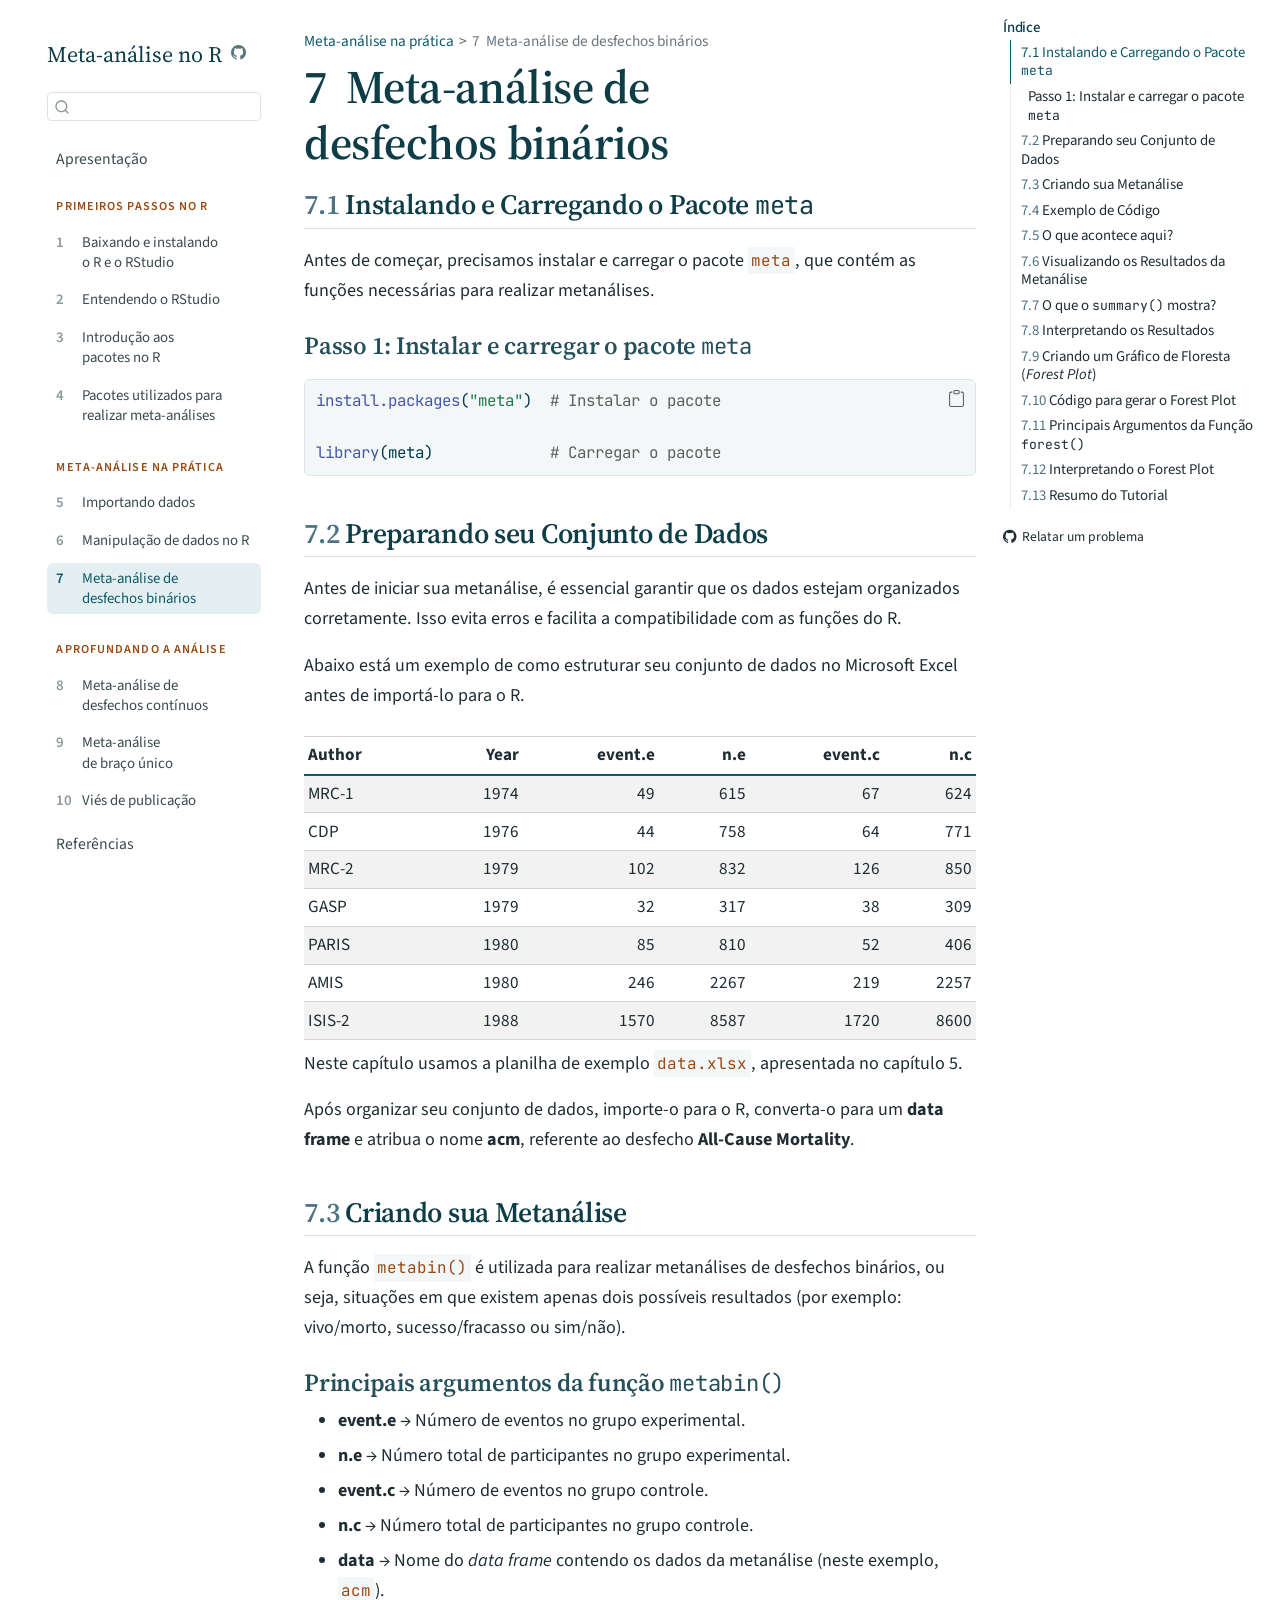
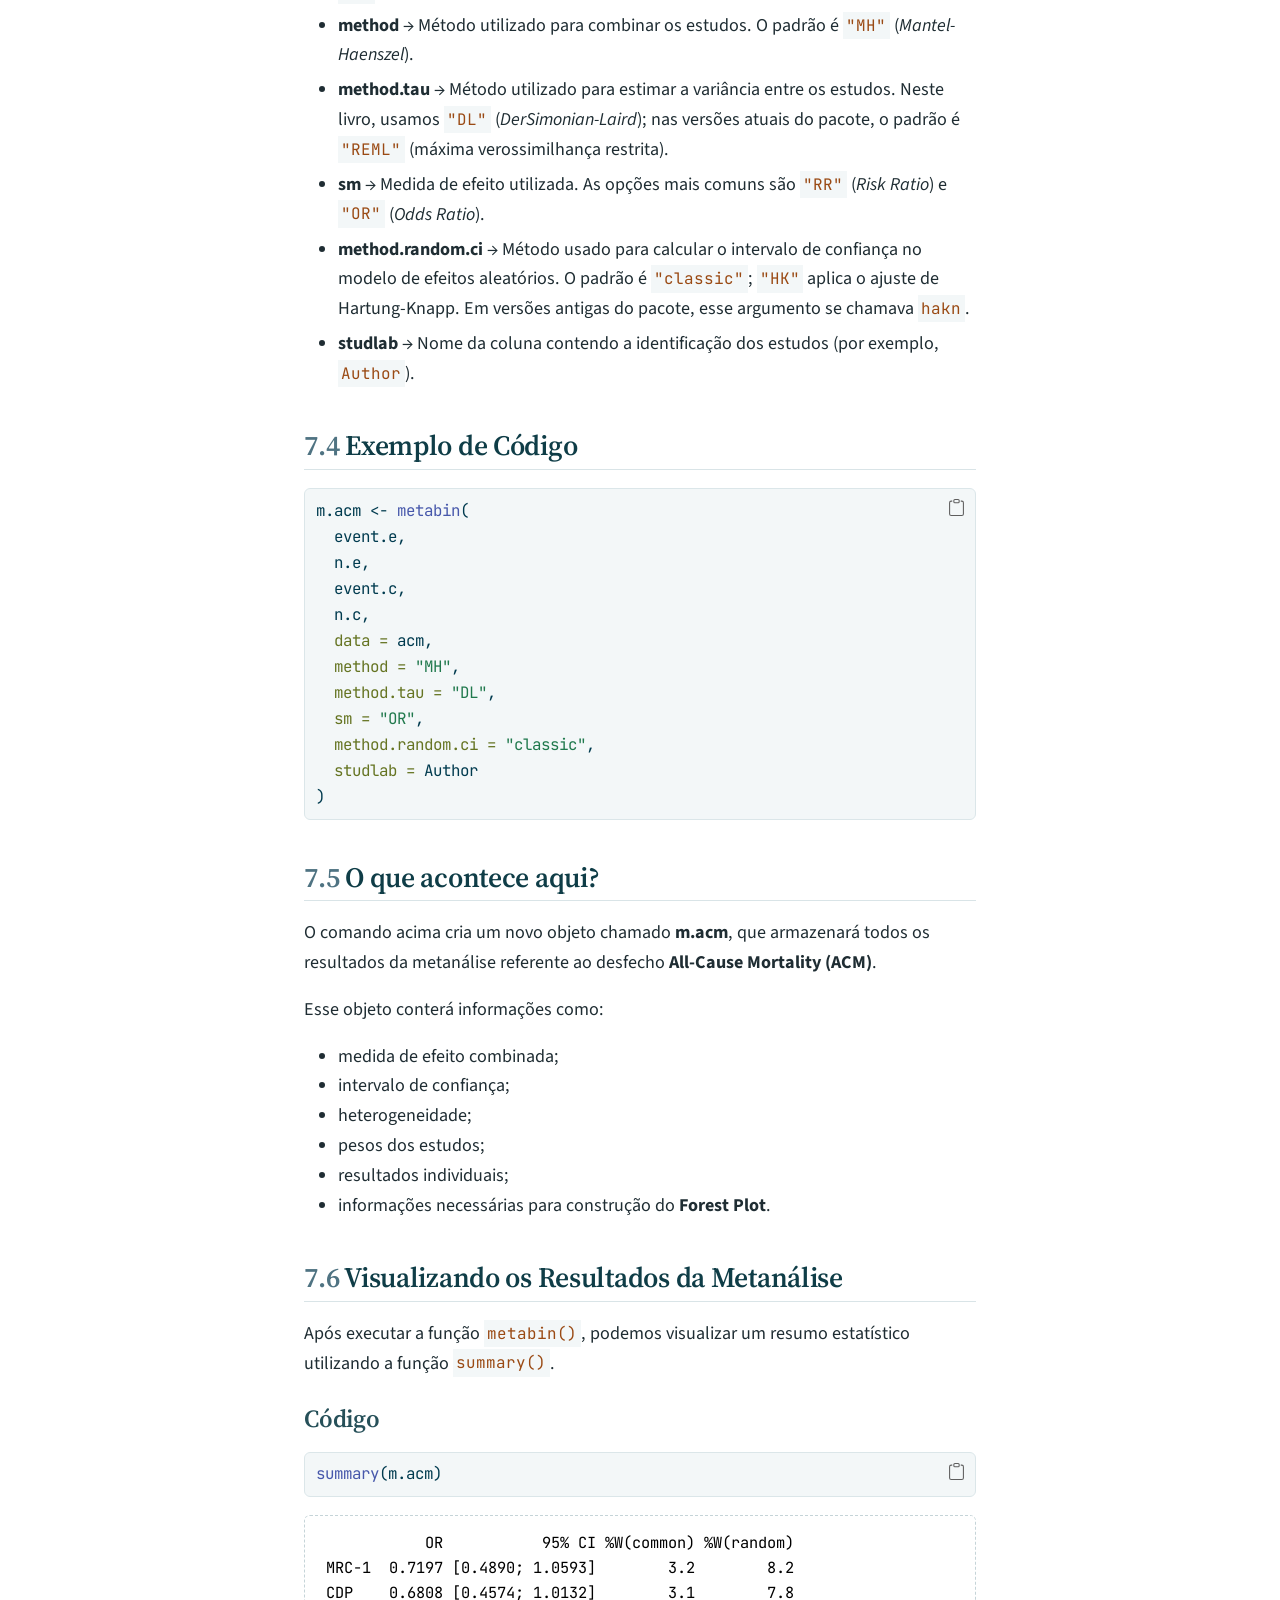
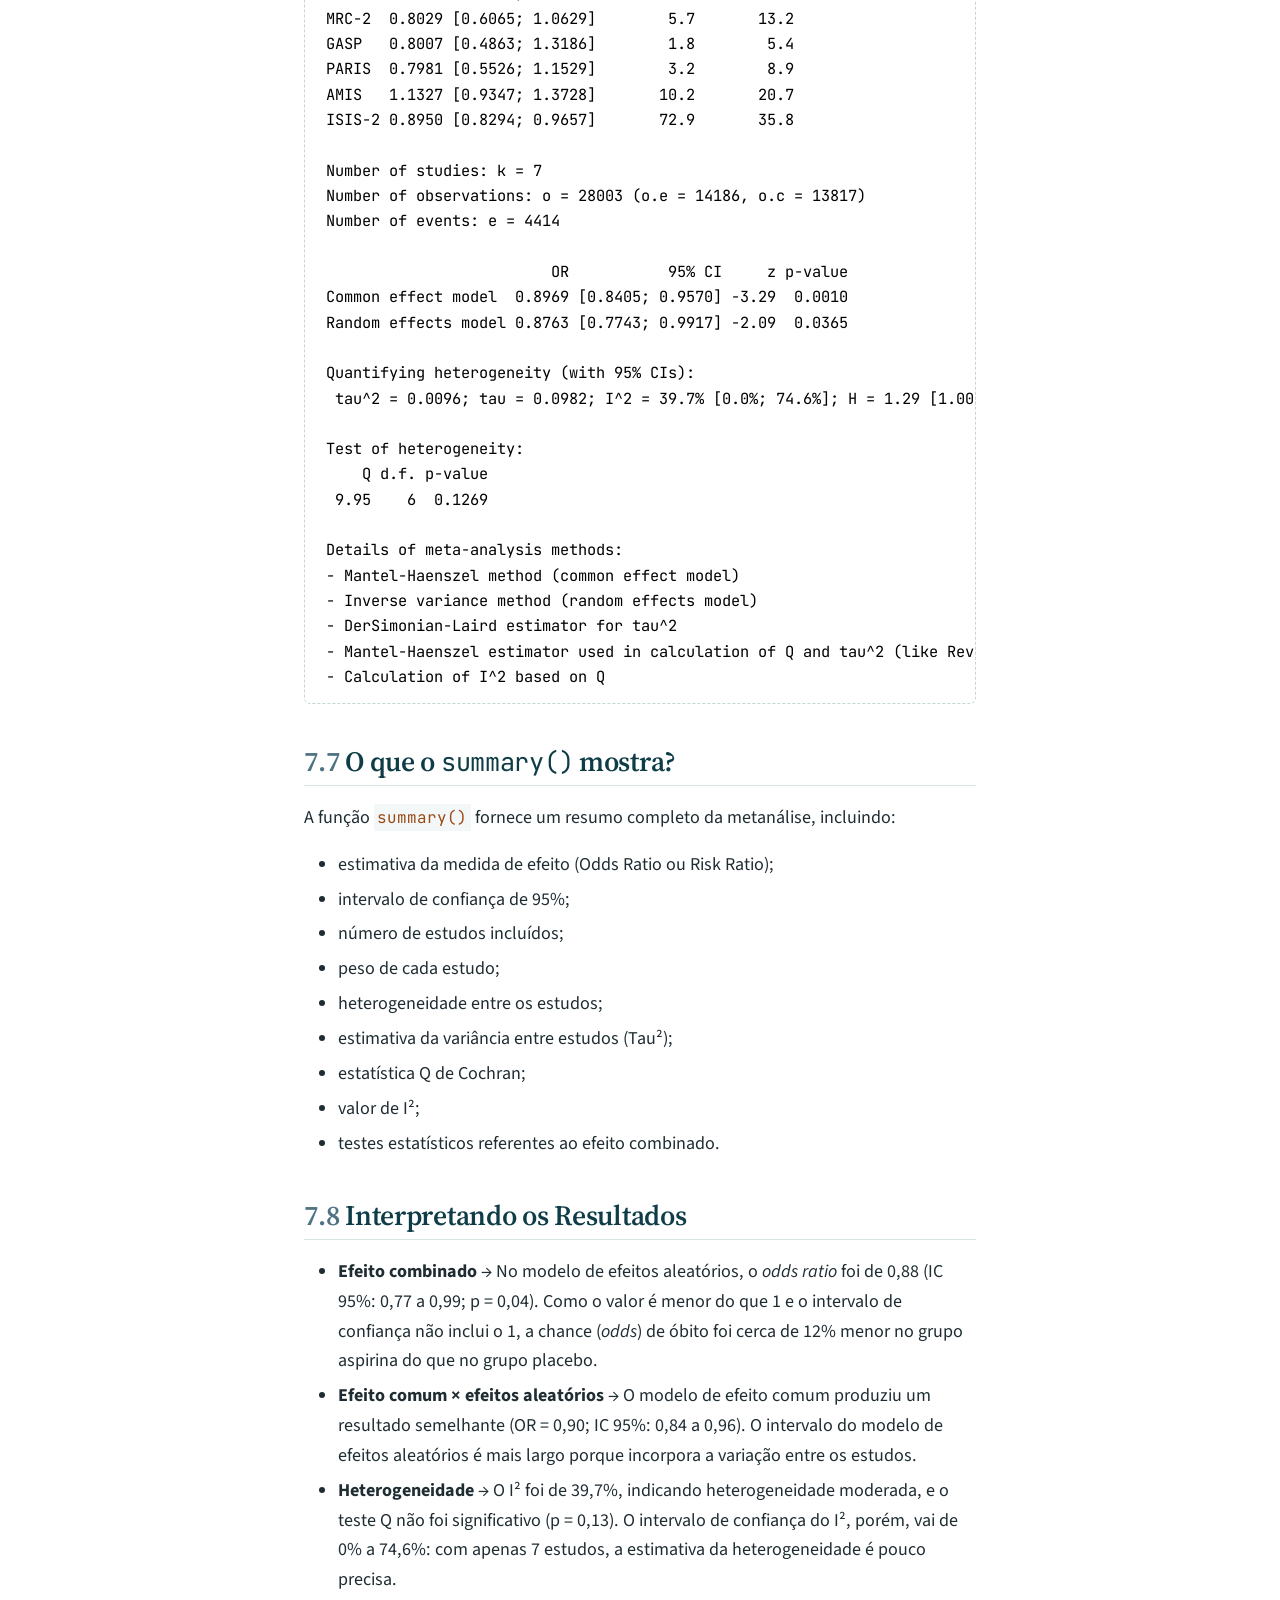
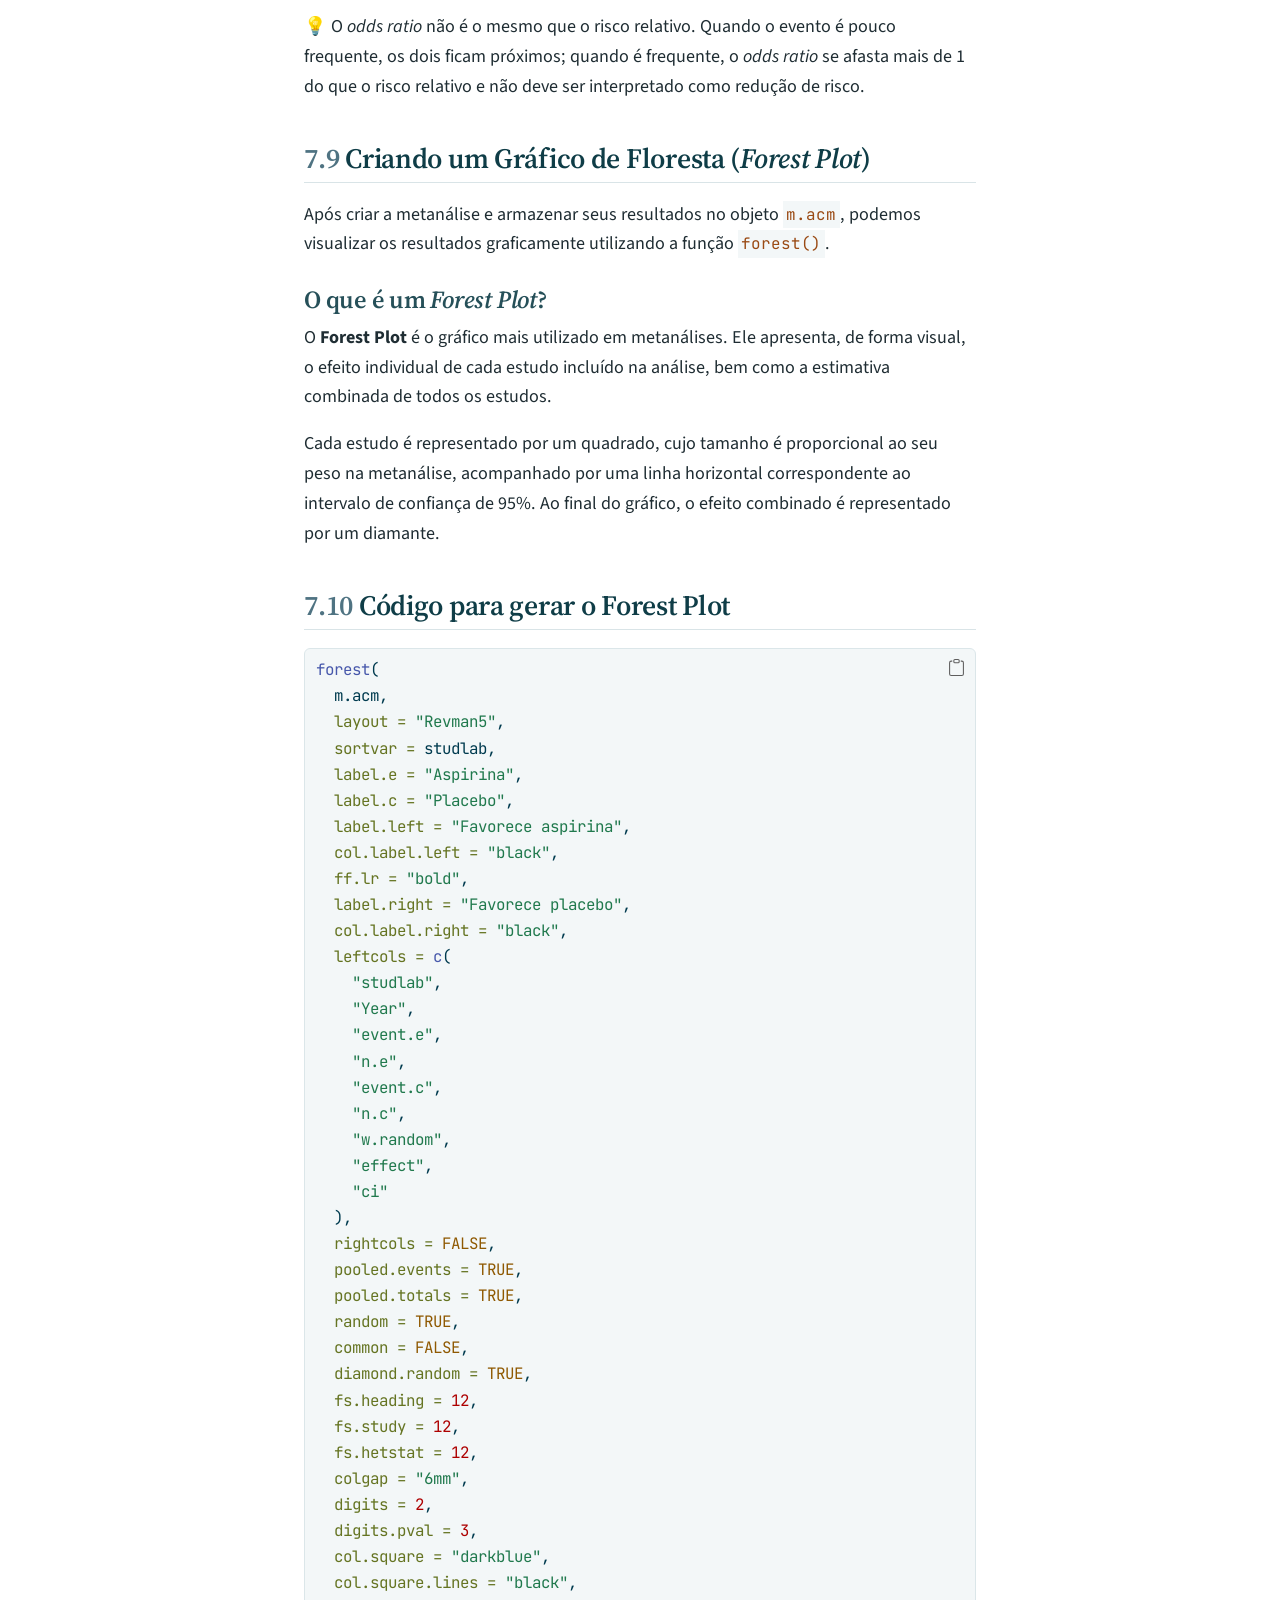
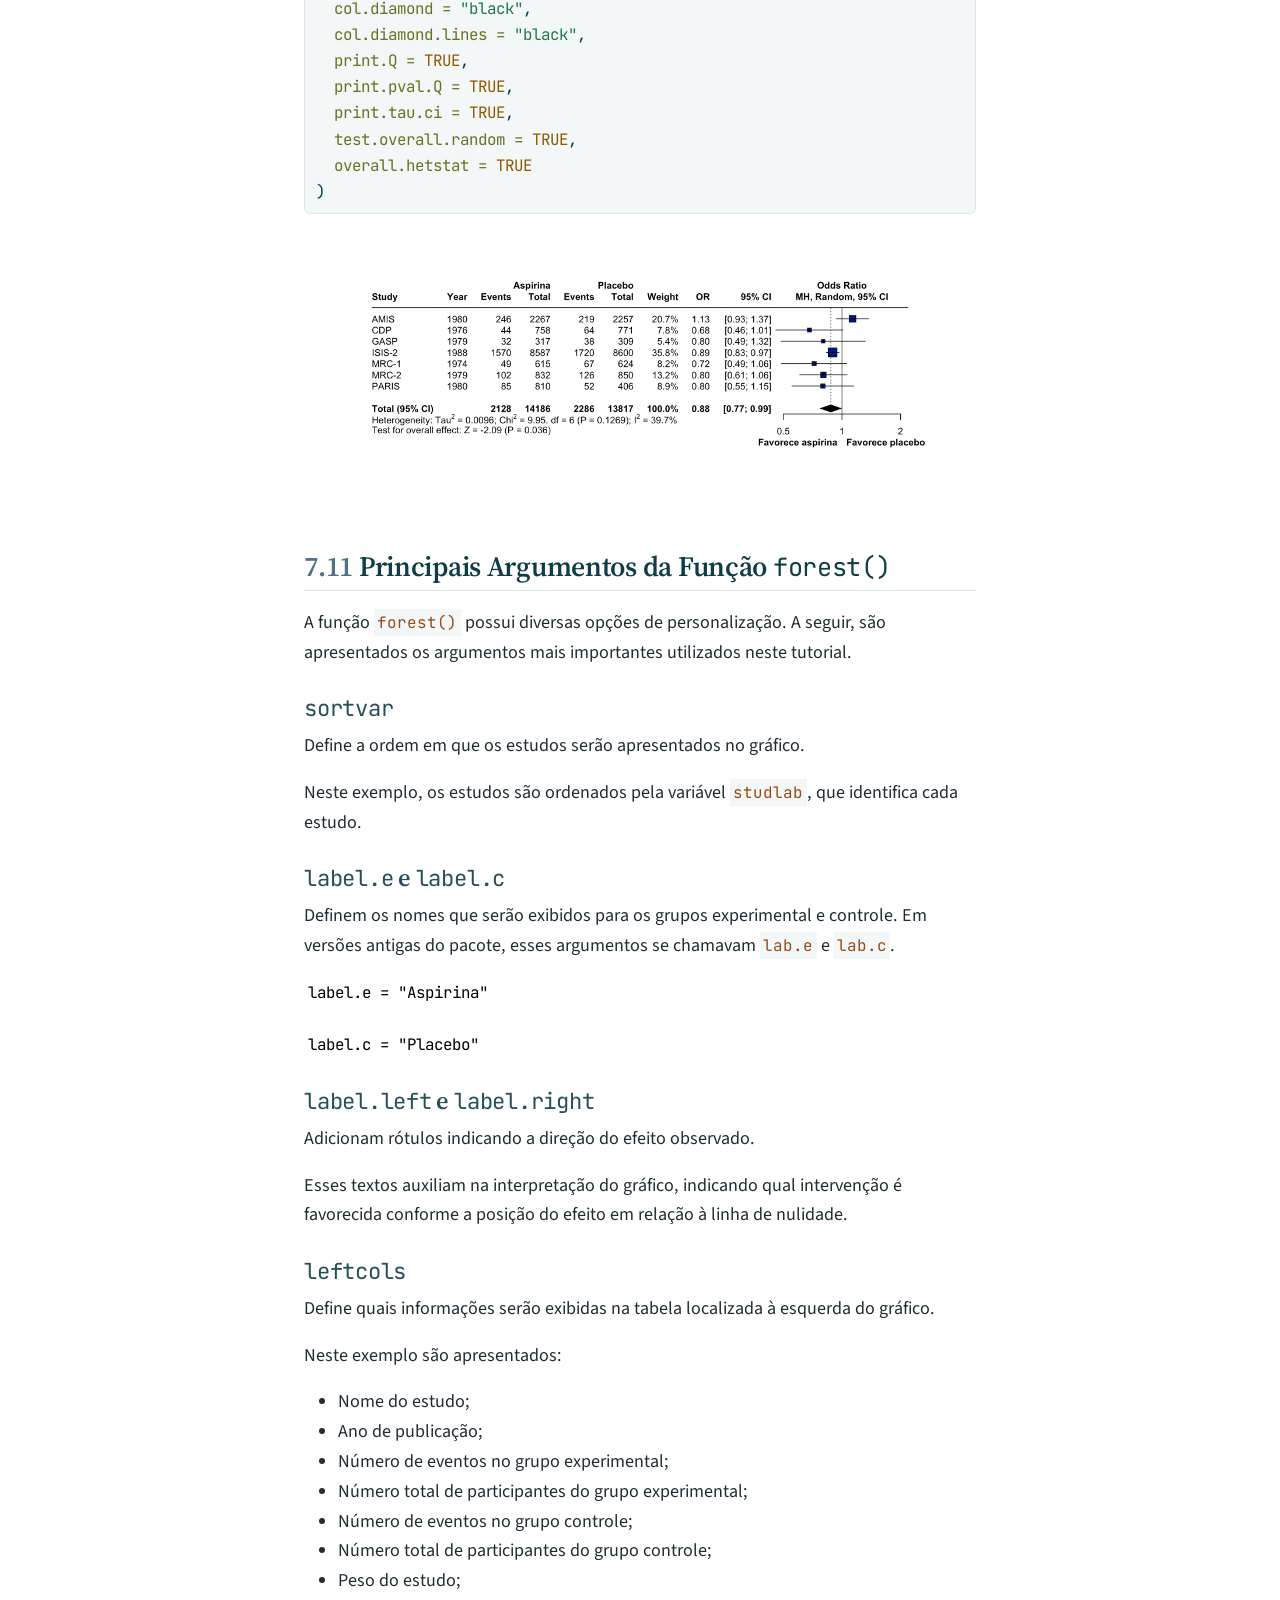
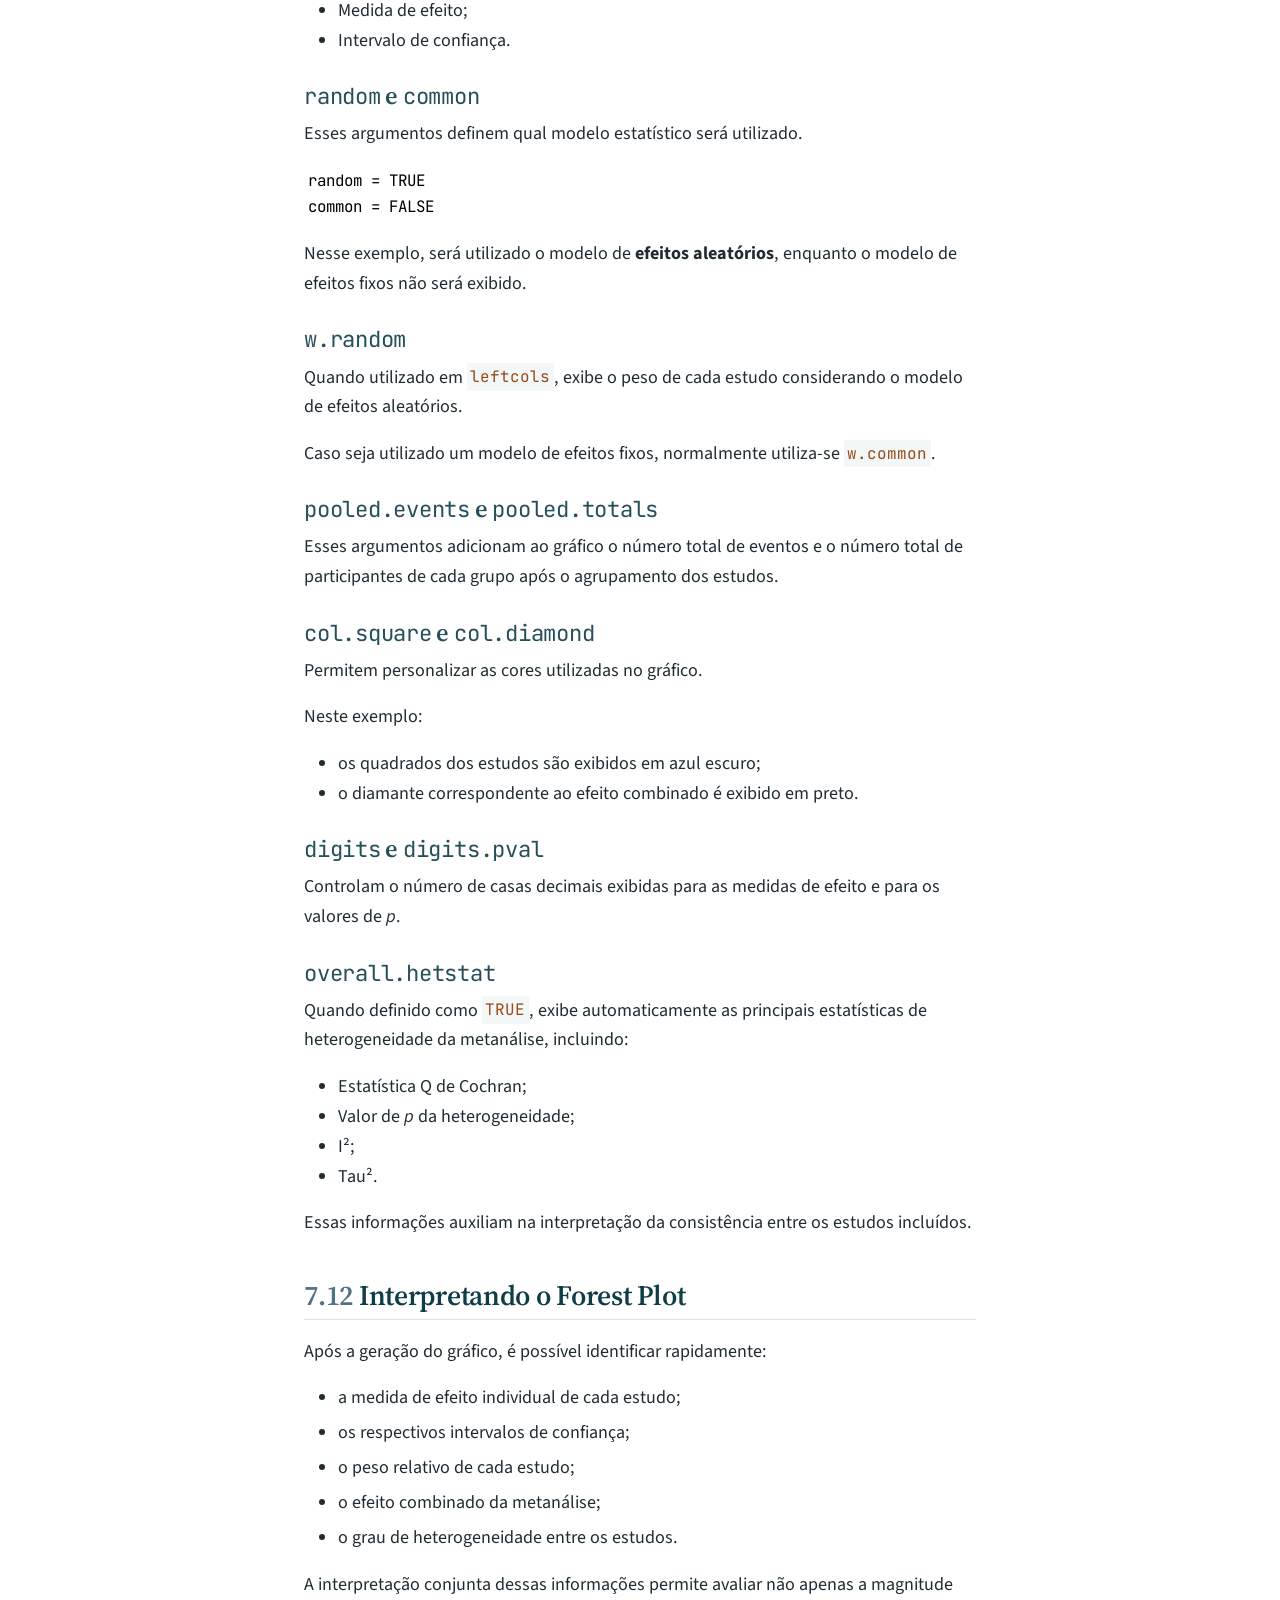
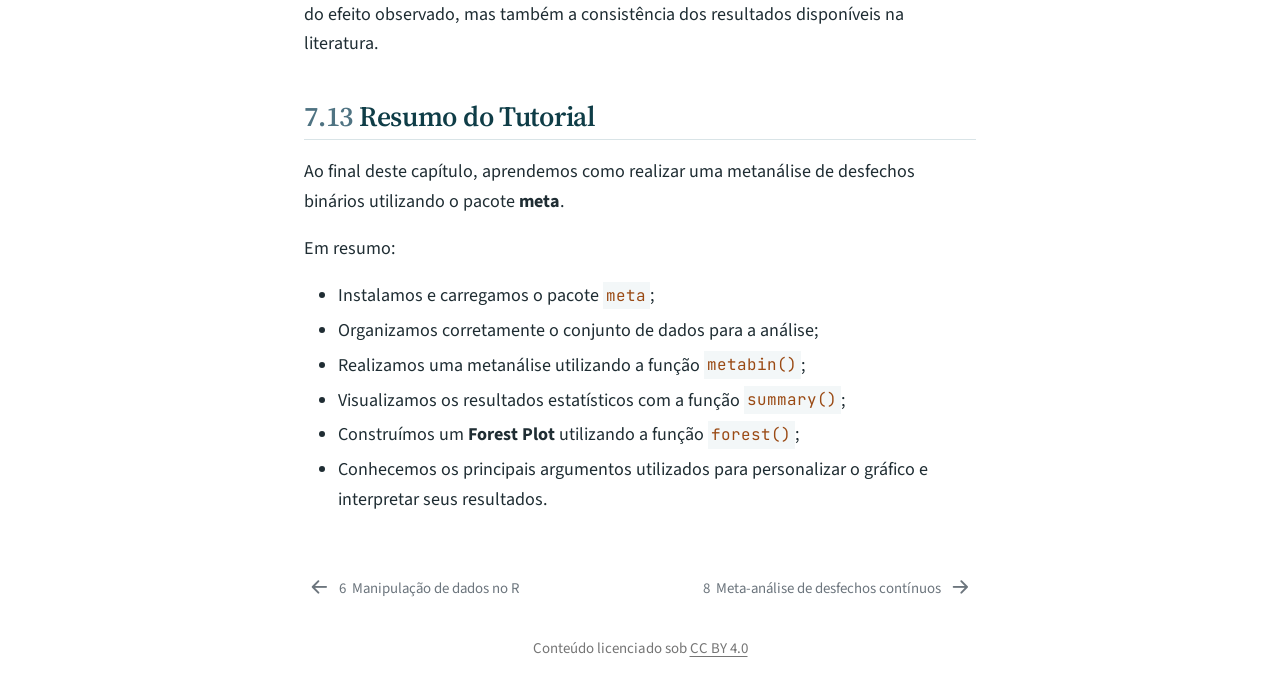
<file: cap07-metanalise-binarios.html>
<!DOCTYPE html>
<html xmlns="http://www.w3.org/1999/xhtml" lang="pt" xml:lang="pt"><head>

<meta charset="utf-8">
<meta name="generator" content="quarto-1.8.25">

<meta name="viewport" content="width=device-width, initial-scale=1.0, user-scalable=yes">


<title>7&nbsp; Meta-análise de desfechos binários – Meta-análise no R</title>
<style>
code{white-space: pre-wrap;}
span.smallcaps{font-variant: small-caps;}
div.columns{display: flex; gap: min(4vw, 1.5em);}
div.column{flex: auto; overflow-x: auto;}
div.hanging-indent{margin-left: 1.5em; text-indent: -1.5em;}
ul.task-list{list-style: none;}
ul.task-list li input[type="checkbox"] {
  width: 0.8em;
  margin: 0 0.8em 0.2em -1em; /* quarto-specific, see https://github.com/quarto-dev/quarto-cli/issues/4556 */ 
  vertical-align: middle;
}
/* CSS for syntax highlighting */
html { -webkit-text-size-adjust: 100%; }
pre > code.sourceCode { white-space: pre; position: relative; }
pre > code.sourceCode > span { display: inline-block; line-height: 1.25; }
pre > code.sourceCode > span:empty { height: 1.2em; }
.sourceCode { overflow: visible; }
code.sourceCode > span { color: inherit; text-decoration: inherit; }
div.sourceCode { margin: 1em 0; }
pre.sourceCode { margin: 0; }
@media screen {
div.sourceCode { overflow: auto; }
}
@media print {
pre > code.sourceCode { white-space: pre-wrap; }
pre > code.sourceCode > span { text-indent: -5em; padding-left: 5em; }
}
pre.numberSource code
  { counter-reset: source-line 0; }
pre.numberSource code > span
  { position: relative; left: -4em; counter-increment: source-line; }
pre.numberSource code > span > a:first-child::before
  { content: counter(source-line);
    position: relative; left: -1em; text-align: right; vertical-align: baseline;
    border: none; display: inline-block;
    -webkit-touch-callout: none; -webkit-user-select: none;
    -khtml-user-select: none; -moz-user-select: none;
    -ms-user-select: none; user-select: none;
    padding: 0 4px; width: 4em;
  }
pre.numberSource { margin-left: 3em;  padding-left: 4px; }
div.sourceCode
  {   }
@media screen {
pre > code.sourceCode > span > a:first-child::before { text-decoration: underline; }
}
</style>


<script src="site_libs/quarto-nav/quarto-nav.js"></script>
<script src="site_libs/quarto-nav/headroom.min.js"></script>
<script src="site_libs/clipboard/clipboard.min.js"></script>
<script src="site_libs/quarto-search/autocomplete.umd.js"></script>
<script src="site_libs/quarto-search/fuse.min.js"></script>
<script src="site_libs/quarto-search/quarto-search.js"></script>
<meta name="quarto:offset" content="./">
<link href="./cap08-metanalise-continuos.html" rel="next">
<link href="./cap06-manipulacao-dados.html" rel="prev">
<link href="./imagens/favicon.svg" rel="icon" type="image/svg+xml">
<script src="site_libs/quarto-html/quarto.js" type="module"></script>
<script src="site_libs/quarto-html/tabsets/tabsets.js" type="module"></script>
<script src="site_libs/quarto-html/axe/axe-check.js" type="module"></script>
<script src="site_libs/quarto-html/popper.min.js"></script>
<script src="site_libs/quarto-html/tippy.umd.min.js"></script>
<script src="site_libs/quarto-html/anchor.min.js"></script>
<link href="site_libs/quarto-html/tippy.css" rel="stylesheet">
<link href="site_libs/quarto-html/quarto-syntax-highlighting-b311067de9bb61c87081b7a4fd9bc435.css" rel="stylesheet" id="quarto-text-highlighting-styles">
<script src="site_libs/bootstrap/bootstrap.min.js"></script>
<link href="site_libs/bootstrap/bootstrap-icons.css" rel="stylesheet">
<link href="site_libs/bootstrap/bootstrap-8f8930871a6f83626bb31d1f1603a1c0.min.css" rel="stylesheet" append-hash="true" id="quarto-bootstrap" data-mode="light">
<script id="quarto-search-options" type="application/json">{
  "location": "sidebar",
  "copy-button": false,
  "collapse-after": 3,
  "panel-placement": "start",
  "type": "textbox",
  "limit": 50,
  "keyboard-shortcut": [
    "f",
    "/",
    "s"
  ],
  "show-item-context": false,
  "language": {
    "search-no-results-text": "Nenhum resultado",
    "search-matching-documents-text": "documentos correspondentes",
    "search-copy-link-title": "Copiar link para a busca",
    "search-hide-matches-text": "Esconder correspondências adicionais",
    "search-more-match-text": "mais correspondência neste documento",
    "search-more-matches-text": "mais correspondências neste documento",
    "search-clear-button-title": "Limpar",
    "search-text-placeholder": "",
    "search-detached-cancel-button-title": "Cancelar",
    "search-submit-button-title": "Enviar",
    "search-label": "Procurar"
  }
}</script>
<link rel="preconnect" href="https://fonts.googleapis.com">
<link rel="preconnect" href="https://fonts.gstatic.com" crossorigin="">
<link href="https://fonts.googleapis.com/css2?family=JetBrains+Mono:wght@400;600&amp;family=Source+Sans+3:ital,wght@0,400;0,600;1,400&amp;family=Source+Serif+4:opsz,wght@8..60,600&amp;display=swap" rel="stylesheet">


</head>

<body class="nav-sidebar floating quarto-light">

<div id="quarto-search-results"></div>
  <header id="quarto-header" class="headroom fixed-top">
  <nav class="quarto-secondary-nav">
    <div class="container-fluid d-flex">
      <button type="button" class="quarto-btn-toggle btn" data-bs-toggle="collapse" role="button" data-bs-target=".quarto-sidebar-collapse-item" aria-controls="quarto-sidebar" aria-expanded="false" aria-label="Alternar barra lateral" onclick="if (window.quartoToggleHeadroom) { window.quartoToggleHeadroom(); }">
        <i class="bi bi-layout-text-sidebar-reverse"></i>
      </button>
        <nav class="quarto-page-breadcrumbs" aria-label="breadcrumb"><ol class="breadcrumb"><li class="breadcrumb-item"><a href="./cap05-importando-dados.html">Meta-análise na prática</a></li><li class="breadcrumb-item"><a href="./cap07-metanalise-binarios.html"><span class="chapter-number">7</span>&nbsp; <span class="chapter-title">Meta-análise de desfechos binários</span></a></li></ol></nav>
        <a class="flex-grow-1" role="navigation" data-bs-toggle="collapse" data-bs-target=".quarto-sidebar-collapse-item" aria-controls="quarto-sidebar" aria-expanded="false" aria-label="Alternar barra lateral" onclick="if (window.quartoToggleHeadroom) { window.quartoToggleHeadroom(); }">      
        </a>
      <button type="button" class="btn quarto-search-button" aria-label="Procurar" onclick="window.quartoOpenSearch();">
        <i class="bi bi-search"></i>
      </button>
    </div>
  </nav>
</header>
<!-- content -->
<div id="quarto-content" class="quarto-container page-columns page-rows-contents page-layout-article">
<!-- sidebar -->
  <nav id="quarto-sidebar" class="sidebar collapse collapse-horizontal quarto-sidebar-collapse-item sidebar-navigation floating overflow-auto">
    <div class="pt-lg-2 mt-2 text-left sidebar-header sidebar-header-stacked">
      <a href="./index.html" class="sidebar-logo-link">
      </a>
    <div class="sidebar-title mb-0 py-0">
      <a href="./">Meta-análise no R</a> 
        <div class="sidebar-tools-main">
    <a href="https://github.com/metanalise-r/metanalise-r.github.io" title="Código fonte" class="quarto-navigation-tool px-1" aria-label="Código fonte"><i class="bi bi-github"></i></a>
</div>
    </div>
      </div>
        <div class="mt-2 flex-shrink-0 align-items-center">
        <div class="sidebar-search">
        <div id="quarto-search" class="" title="Procurar"></div>
        </div>
        </div>
    <div class="sidebar-menu-container"> 
    <ul class="list-unstyled mt-1">
        <li class="sidebar-item">
  <div class="sidebar-item-container"> 
  <a href="./index.html" class="sidebar-item-text sidebar-link">
 <span class="menu-text">Apresentação</span></a>
  </div>
</li>
        <li class="sidebar-item sidebar-item-section">
      <div class="sidebar-item-container"> 
            <a class="sidebar-item-text sidebar-link text-start" data-bs-toggle="collapse" data-bs-target="#quarto-sidebar-section-1" role="navigation" aria-expanded="true">
 <span class="menu-text">Primeiros passos no R</span></a>
          <a class="sidebar-item-toggle text-start" data-bs-toggle="collapse" data-bs-target="#quarto-sidebar-section-1" role="navigation" aria-expanded="true" aria-label="Alternar seção">
            <i class="bi bi-chevron-right ms-2"></i>
          </a> 
      </div>
      <ul id="quarto-sidebar-section-1" class="collapse list-unstyled sidebar-section depth1 show">  
          <li class="sidebar-item">
  <div class="sidebar-item-container"> 
  <a href="./cap01-instalando-r-rstudio.html" class="sidebar-item-text sidebar-link">
 <span class="menu-text"><span class="chapter-number">1</span>&nbsp; <span class="chapter-title">Baixando e instalando o R e o RStudio</span></span></a>
  </div>
</li>
          <li class="sidebar-item">
  <div class="sidebar-item-container"> 
  <a href="./cap02-entendendo-rstudio.html" class="sidebar-item-text sidebar-link">
 <span class="menu-text"><span class="chapter-number">2</span>&nbsp; <span class="chapter-title">Entendendo o RStudio</span></span></a>
  </div>
</li>
          <li class="sidebar-item">
  <div class="sidebar-item-container"> 
  <a href="./cap03-introducao-pacotes.html" class="sidebar-item-text sidebar-link">
 <span class="menu-text"><span class="chapter-number">3</span>&nbsp; <span class="chapter-title">Introdução aos pacotes no R</span></span></a>
  </div>
</li>
          <li class="sidebar-item">
  <div class="sidebar-item-container"> 
  <a href="./cap04-pacotes-metanalise.html" class="sidebar-item-text sidebar-link">
 <span class="menu-text"><span class="chapter-number">4</span>&nbsp; <span class="chapter-title">Pacotes utilizados para realizar meta-análises</span></span></a>
  </div>
</li>
      </ul>
  </li>
        <li class="sidebar-item sidebar-item-section">
      <div class="sidebar-item-container"> 
            <a class="sidebar-item-text sidebar-link text-start" data-bs-toggle="collapse" data-bs-target="#quarto-sidebar-section-2" role="navigation" aria-expanded="true">
 <span class="menu-text">Meta-análise na prática</span></a>
          <a class="sidebar-item-toggle text-start" data-bs-toggle="collapse" data-bs-target="#quarto-sidebar-section-2" role="navigation" aria-expanded="true" aria-label="Alternar seção">
            <i class="bi bi-chevron-right ms-2"></i>
          </a> 
      </div>
      <ul id="quarto-sidebar-section-2" class="collapse list-unstyled sidebar-section depth1 show">  
          <li class="sidebar-item">
  <div class="sidebar-item-container"> 
  <a href="./cap05-importando-dados.html" class="sidebar-item-text sidebar-link">
 <span class="menu-text"><span class="chapter-number">5</span>&nbsp; <span class="chapter-title">Importando dados</span></span></a>
  </div>
</li>
          <li class="sidebar-item">
  <div class="sidebar-item-container"> 
  <a href="./cap06-manipulacao-dados.html" class="sidebar-item-text sidebar-link">
 <span class="menu-text"><span class="chapter-number">6</span>&nbsp; <span class="chapter-title">Manipulação de dados no R</span></span></a>
  </div>
</li>
          <li class="sidebar-item">
  <div class="sidebar-item-container"> 
  <a href="./cap07-metanalise-binarios.html" class="sidebar-item-text sidebar-link active">
 <span class="menu-text"><span class="chapter-number">7</span>&nbsp; <span class="chapter-title">Meta-análise de desfechos binários</span></span></a>
  </div>
</li>
      </ul>
  </li>
        <li class="sidebar-item sidebar-item-section">
      <div class="sidebar-item-container"> 
            <a class="sidebar-item-text sidebar-link text-start" data-bs-toggle="collapse" data-bs-target="#quarto-sidebar-section-3" role="navigation" aria-expanded="true">
 <span class="menu-text">Aprofundando a análise</span></a>
          <a class="sidebar-item-toggle text-start" data-bs-toggle="collapse" data-bs-target="#quarto-sidebar-section-3" role="navigation" aria-expanded="true" aria-label="Alternar seção">
            <i class="bi bi-chevron-right ms-2"></i>
          </a> 
      </div>
      <ul id="quarto-sidebar-section-3" class="collapse list-unstyled sidebar-section depth1 show">  
          <li class="sidebar-item">
  <div class="sidebar-item-container"> 
  <a href="./cap08-metanalise-continuos.html" class="sidebar-item-text sidebar-link">
 <span class="menu-text"><span class="chapter-number">8</span>&nbsp; <span class="chapter-title">Meta-análise de desfechos contínuos</span></span></a>
  </div>
</li>
          <li class="sidebar-item">
  <div class="sidebar-item-container"> 
  <a href="./cap09-metanalise-braco-unico.html" class="sidebar-item-text sidebar-link">
 <span class="menu-text"><span class="chapter-number">9</span>&nbsp; <span class="chapter-title">Meta-análise de braço único</span></span></a>
  </div>
</li>
          <li class="sidebar-item">
  <div class="sidebar-item-container"> 
  <a href="./cap10-vies-publicacao.html" class="sidebar-item-text sidebar-link">
 <span class="menu-text"><span class="chapter-number">10</span>&nbsp; <span class="chapter-title">Viés de publicação</span></span></a>
  </div>
</li>
      </ul>
  </li>
        <li class="sidebar-item">
  <div class="sidebar-item-container"> 
  <a href="./referencias.html" class="sidebar-item-text sidebar-link">
 <span class="menu-text">Referências</span></a>
  </div>
</li>
    </ul>
    </div>
</nav>
<div id="quarto-sidebar-glass" class="quarto-sidebar-collapse-item" data-bs-toggle="collapse" data-bs-target=".quarto-sidebar-collapse-item"></div>
<!-- margin-sidebar -->
    <div id="quarto-margin-sidebar" class="sidebar margin-sidebar">
        <nav id="TOC" role="doc-toc" class="toc-active">
    <h2 id="toc-title">Índice</h2>
   
  <ul>
  <li><a href="#instalando-e-carregando-o-pacote-meta" id="toc-instalando-e-carregando-o-pacote-meta" class="nav-link active" data-scroll-target="#instalando-e-carregando-o-pacote-meta"><span class="header-section-number">7.1</span> Instalando e Carregando o Pacote <code>meta</code></a>
  <ul class="collapse">
  <li><a href="#passo-1-instalar-e-carregar-o-pacote-meta" id="toc-passo-1-instalar-e-carregar-o-pacote-meta" class="nav-link" data-scroll-target="#passo-1-instalar-e-carregar-o-pacote-meta">Passo 1: Instalar e carregar o pacote <code>meta</code></a></li>
  </ul></li>
  <li><a href="#preparando-seu-conjunto-de-dados" id="toc-preparando-seu-conjunto-de-dados" class="nav-link" data-scroll-target="#preparando-seu-conjunto-de-dados"><span class="header-section-number">7.2</span> Preparando seu Conjunto de Dados</a></li>
  <li><a href="#criando-sua-metanálise" id="toc-criando-sua-metanálise" class="nav-link" data-scroll-target="#criando-sua-metanálise"><span class="header-section-number">7.3</span> Criando sua Metanálise</a>
  <ul class="collapse">
  <li><a href="#principais-argumentos-da-função-metabin" id="toc-principais-argumentos-da-função-metabin" class="nav-link" data-scroll-target="#principais-argumentos-da-função-metabin">Principais argumentos da função <code>metabin()</code></a></li>
  </ul></li>
  <li><a href="#exemplo-de-código" id="toc-exemplo-de-código" class="nav-link" data-scroll-target="#exemplo-de-código"><span class="header-section-number">7.4</span> Exemplo de Código</a></li>
  <li><a href="#o-que-acontece-aqui" id="toc-o-que-acontece-aqui" class="nav-link" data-scroll-target="#o-que-acontece-aqui"><span class="header-section-number">7.5</span> O que acontece aqui?</a></li>
  <li><a href="#visualizando-os-resultados-da-metanálise" id="toc-visualizando-os-resultados-da-metanálise" class="nav-link" data-scroll-target="#visualizando-os-resultados-da-metanálise"><span class="header-section-number">7.6</span> Visualizando os Resultados da Metanálise</a>
  <ul class="collapse">
  <li><a href="#código" id="toc-código" class="nav-link" data-scroll-target="#código">Código</a></li>
  </ul></li>
  <li><a href="#o-que-o-summary-mostra" id="toc-o-que-o-summary-mostra" class="nav-link" data-scroll-target="#o-que-o-summary-mostra"><span class="header-section-number">7.7</span> O que o <code>summary()</code> mostra?</a></li>
  <li><a href="#interpretando-os-resultados" id="toc-interpretando-os-resultados" class="nav-link" data-scroll-target="#interpretando-os-resultados"><span class="header-section-number">7.8</span> Interpretando os Resultados</a></li>
  <li><a href="#criando-um-gráfico-de-floresta-forest-plot" id="toc-criando-um-gráfico-de-floresta-forest-plot" class="nav-link" data-scroll-target="#criando-um-gráfico-de-floresta-forest-plot"><span class="header-section-number">7.9</span> Criando um Gráfico de Floresta (<em>Forest Plot</em>)</a>
  <ul class="collapse">
  <li><a href="#o-que-é-um-forest-plot" id="toc-o-que-é-um-forest-plot" class="nav-link" data-scroll-target="#o-que-é-um-forest-plot">O que é um <em>Forest Plot</em>?</a></li>
  </ul></li>
  <li><a href="#código-para-gerar-o-forest-plot" id="toc-código-para-gerar-o-forest-plot" class="nav-link" data-scroll-target="#código-para-gerar-o-forest-plot"><span class="header-section-number">7.10</span> Código para gerar o Forest Plot</a></li>
  <li><a href="#principais-argumentos-da-função-forest" id="toc-principais-argumentos-da-função-forest" class="nav-link" data-scroll-target="#principais-argumentos-da-função-forest"><span class="header-section-number">7.11</span> Principais Argumentos da Função <code>forest()</code></a>
  <ul class="collapse">
  <li><a href="#sortvar" id="toc-sortvar" class="nav-link" data-scroll-target="#sortvar"><code>sortvar</code></a></li>
  <li><a href="#label.e-e-label.c" id="toc-label.e-e-label.c" class="nav-link" data-scroll-target="#label.e-e-label.c"><code>label.e</code> e <code>label.c</code></a></li>
  <li><a href="#label.left-e-label.right" id="toc-label.left-e-label.right" class="nav-link" data-scroll-target="#label.left-e-label.right"><code>label.left</code> e <code>label.right</code></a></li>
  <li><a href="#leftcols" id="toc-leftcols" class="nav-link" data-scroll-target="#leftcols"><code>leftcols</code></a></li>
  <li><a href="#random-e-common" id="toc-random-e-common" class="nav-link" data-scroll-target="#random-e-common"><code>random</code> e <code>common</code></a></li>
  <li><a href="#w.random" id="toc-w.random" class="nav-link" data-scroll-target="#w.random"><code>w.random</code></a></li>
  <li><a href="#pooled.events-e-pooled.totals" id="toc-pooled.events-e-pooled.totals" class="nav-link" data-scroll-target="#pooled.events-e-pooled.totals"><code>pooled.events</code> e <code>pooled.totals</code></a></li>
  <li><a href="#col.square-e-col.diamond" id="toc-col.square-e-col.diamond" class="nav-link" data-scroll-target="#col.square-e-col.diamond"><code>col.square</code> e <code>col.diamond</code></a></li>
  <li><a href="#digits-e-digits.pval" id="toc-digits-e-digits.pval" class="nav-link" data-scroll-target="#digits-e-digits.pval"><code>digits</code> e <code>digits.pval</code></a></li>
  <li><a href="#overall.hetstat" id="toc-overall.hetstat" class="nav-link" data-scroll-target="#overall.hetstat"><code>overall.hetstat</code></a></li>
  </ul></li>
  <li><a href="#interpretando-o-forest-plot" id="toc-interpretando-o-forest-plot" class="nav-link" data-scroll-target="#interpretando-o-forest-plot"><span class="header-section-number">7.12</span> Interpretando o Forest Plot</a></li>
  <li><a href="#resumo-do-tutorial" id="toc-resumo-do-tutorial" class="nav-link" data-scroll-target="#resumo-do-tutorial"><span class="header-section-number">7.13</span> Resumo do Tutorial</a></li>
  </ul>
<div class="toc-actions"><ul><li><a href="https://github.com/metanalise-r/metanalise-r.github.io/issues/new" class="toc-action"><i class="bi bi-github"></i>Relatar um problema</a></li></ul></div></nav>
    </div>
<!-- main -->
<main class="content" id="quarto-document-content">

<header id="title-block-header" class="quarto-title-block default"><nav class="quarto-page-breadcrumbs quarto-title-breadcrumbs d-none d-lg-block" aria-label="breadcrumb"><ol class="breadcrumb"><li class="breadcrumb-item"><a href="./cap05-importando-dados.html">Meta-análise na prática</a></li><li class="breadcrumb-item"><a href="./cap07-metanalise-binarios.html"><span class="chapter-number">7</span>&nbsp; <span class="chapter-title">Meta-análise de desfechos binários</span></a></li></ol></nav>
<div class="quarto-title">
<h1 class="title"><span class="chapter-number">7</span>&nbsp; <span class="chapter-title">Meta-análise de desfechos binários</span></h1>
</div>



<div class="quarto-title-meta">

    
  
    
  </div>
  


</header>


<section id="instalando-e-carregando-o-pacote-meta" class="level2" data-number="7.1">
<h2 data-number="7.1" class="anchored" data-anchor-id="instalando-e-carregando-o-pacote-meta"><span class="header-section-number">7.1</span> Instalando e Carregando o Pacote <code>meta</code></h2>
<p>Antes de começar, precisamos instalar e carregar o pacote <code>meta</code>, que contém as funções necessárias para realizar metanálises.</p>
<section id="passo-1-instalar-e-carregar-o-pacote-meta" class="level3">
<h3 class="anchored" data-anchor-id="passo-1-instalar-e-carregar-o-pacote-meta">Passo 1: Instalar e carregar o pacote <code>meta</code></h3>
<div class="code-copy-outer-scaffold"><div class="sourceCode" id="cb1"><pre class="sourceCode r code-with-copy"><code class="sourceCode r"><span id="cb1-1"><a href="#cb1-1" aria-hidden="true" tabindex="-1"></a><span class="fu">install.packages</span>(<span class="st">"meta"</span>)  <span class="co"># Instalar o pacote</span></span>
<span id="cb1-2"><a href="#cb1-2" aria-hidden="true" tabindex="-1"></a></span>
<span id="cb1-3"><a href="#cb1-3" aria-hidden="true" tabindex="-1"></a><span class="fu">library</span>(meta)             <span class="co"># Carregar o pacote</span></span></code></pre></div><button title="Copiar para a área de transferência" class="code-copy-button"><i class="bi"></i></button></div>
</section>
</section>
<section id="preparando-seu-conjunto-de-dados" class="level2" data-number="7.2">
<h2 data-number="7.2" class="anchored" data-anchor-id="preparando-seu-conjunto-de-dados"><span class="header-section-number">7.2</span> Preparando seu Conjunto de Dados</h2>
<p>Antes de iniciar sua metanálise, é essencial garantir que os dados estejam organizados corretamente. Isso evita erros e facilita a compatibilidade com as funções do R.</p>
<p>Abaixo está um exemplo de como estruturar seu conjunto de dados no Microsoft Excel antes de importá-lo para o R.</p>
<div class="cell">
<div class="cell-output-display">
<table class="caption-top table table-sm table-striped small">
<thead>
<tr class="header">
<th style="text-align: left;">Author</th>
<th style="text-align: right;">Year</th>
<th style="text-align: right;">event.e</th>
<th style="text-align: right;">n.e</th>
<th style="text-align: right;">event.c</th>
<th style="text-align: right;">n.c</th>
</tr>
</thead>
<tbody>
<tr class="odd">
<td style="text-align: left;">MRC-1</td>
<td style="text-align: right;">1974</td>
<td style="text-align: right;">49</td>
<td style="text-align: right;">615</td>
<td style="text-align: right;">67</td>
<td style="text-align: right;">624</td>
</tr>
<tr class="even">
<td style="text-align: left;">CDP</td>
<td style="text-align: right;">1976</td>
<td style="text-align: right;">44</td>
<td style="text-align: right;">758</td>
<td style="text-align: right;">64</td>
<td style="text-align: right;">771</td>
</tr>
<tr class="odd">
<td style="text-align: left;">MRC-2</td>
<td style="text-align: right;">1979</td>
<td style="text-align: right;">102</td>
<td style="text-align: right;">832</td>
<td style="text-align: right;">126</td>
<td style="text-align: right;">850</td>
</tr>
<tr class="even">
<td style="text-align: left;">GASP</td>
<td style="text-align: right;">1979</td>
<td style="text-align: right;">32</td>
<td style="text-align: right;">317</td>
<td style="text-align: right;">38</td>
<td style="text-align: right;">309</td>
</tr>
<tr class="odd">
<td style="text-align: left;">PARIS</td>
<td style="text-align: right;">1980</td>
<td style="text-align: right;">85</td>
<td style="text-align: right;">810</td>
<td style="text-align: right;">52</td>
<td style="text-align: right;">406</td>
</tr>
<tr class="even">
<td style="text-align: left;">AMIS</td>
<td style="text-align: right;">1980</td>
<td style="text-align: right;">246</td>
<td style="text-align: right;">2267</td>
<td style="text-align: right;">219</td>
<td style="text-align: right;">2257</td>
</tr>
<tr class="odd">
<td style="text-align: left;">ISIS-2</td>
<td style="text-align: right;">1988</td>
<td style="text-align: right;">1570</td>
<td style="text-align: right;">8587</td>
<td style="text-align: right;">1720</td>
<td style="text-align: right;">8600</td>
</tr>
</tbody>
</table>
</div>
</div>
<p>Neste capítulo usamos a planilha de exemplo <code>data.xlsx</code>, apresentada no capítulo 5.</p>
<p>Após organizar seu conjunto de dados, importe-o para o R, converta-o para um <strong>data frame</strong> e atribua o nome <strong>acm</strong>, referente ao desfecho <strong>All-Cause Mortality</strong>.</p>
</section>
<section id="criando-sua-metanálise" class="level2" data-number="7.3">
<h2 data-number="7.3" class="anchored" data-anchor-id="criando-sua-metanálise"><span class="header-section-number">7.3</span> Criando sua Metanálise</h2>
<p>A função <code>metabin()</code> é utilizada para realizar metanálises de desfechos binários, ou seja, situações em que existem apenas dois possíveis resultados (por exemplo: vivo/morto, sucesso/fracasso ou sim/não).</p>
<section id="principais-argumentos-da-função-metabin" class="level3">
<h3 class="anchored" data-anchor-id="principais-argumentos-da-função-metabin">Principais argumentos da função <code>metabin()</code></h3>
<ul>
<li><p><strong>event.e</strong> → Número de eventos no grupo experimental.</p></li>
<li><p><strong>n.e</strong> → Número total de participantes no grupo experimental.</p></li>
<li><p><strong>event.c</strong> → Número de eventos no grupo controle.</p></li>
<li><p><strong>n.c</strong> → Número total de participantes no grupo controle.</p></li>
<li><p><strong>data</strong> → Nome do <em>data frame</em> contendo os dados da metanálise (neste exemplo, <code>acm</code>).</p></li>
<li><p><strong>method</strong> → Método utilizado para combinar os estudos. O padrão é <code>"MH"</code> (<em>Mantel-Haenszel</em>).</p></li>
<li><p><strong>method.tau</strong> → Método utilizado para estimar a variância entre os estudos. Neste livro, usamos <code>"DL"</code> (<em>DerSimonian-Laird</em>); nas versões atuais do pacote, o padrão é <code>"REML"</code> (máxima verossimilhança restrita).</p></li>
<li><p><strong>sm</strong> → Medida de efeito utilizada. As opções mais comuns são <code>"RR"</code> (<em>Risk Ratio</em>) e <code>"OR"</code> (<em>Odds Ratio</em>).</p></li>
<li><p><strong>method.random.ci</strong> → Método usado para calcular o intervalo de confiança no modelo de efeitos aleatórios. O padrão é <code>"classic"</code>; <code>"HK"</code> aplica o ajuste de Hartung-Knapp. Em versões antigas do pacote, esse argumento se chamava <code>hakn</code>.</p></li>
<li><p><strong>studlab</strong> → Nome da coluna contendo a identificação dos estudos (por exemplo, <code>Author</code>).</p></li>
</ul>
</section>
</section>
<section id="exemplo-de-código" class="level2" data-number="7.4">
<h2 data-number="7.4" class="anchored" data-anchor-id="exemplo-de-código"><span class="header-section-number">7.4</span> Exemplo de Código</h2>
<div class="cell">
<div class="code-copy-outer-scaffold"><div class="sourceCode cell-code" id="cb2"><pre class="sourceCode r code-with-copy"><code class="sourceCode r"><span id="cb2-1"><a href="#cb2-1" aria-hidden="true" tabindex="-1"></a>m.acm <span class="ot">&lt;-</span> <span class="fu">metabin</span>(</span>
<span id="cb2-2"><a href="#cb2-2" aria-hidden="true" tabindex="-1"></a>  event.e,</span>
<span id="cb2-3"><a href="#cb2-3" aria-hidden="true" tabindex="-1"></a>  n.e,</span>
<span id="cb2-4"><a href="#cb2-4" aria-hidden="true" tabindex="-1"></a>  event.c,</span>
<span id="cb2-5"><a href="#cb2-5" aria-hidden="true" tabindex="-1"></a>  n.c,</span>
<span id="cb2-6"><a href="#cb2-6" aria-hidden="true" tabindex="-1"></a>  <span class="at">data =</span> acm,</span>
<span id="cb2-7"><a href="#cb2-7" aria-hidden="true" tabindex="-1"></a>  <span class="at">method =</span> <span class="st">"MH"</span>,</span>
<span id="cb2-8"><a href="#cb2-8" aria-hidden="true" tabindex="-1"></a>  <span class="at">method.tau =</span> <span class="st">"DL"</span>,</span>
<span id="cb2-9"><a href="#cb2-9" aria-hidden="true" tabindex="-1"></a>  <span class="at">sm =</span> <span class="st">"OR"</span>,</span>
<span id="cb2-10"><a href="#cb2-10" aria-hidden="true" tabindex="-1"></a>  <span class="at">method.random.ci =</span> <span class="st">"classic"</span>,</span>
<span id="cb2-11"><a href="#cb2-11" aria-hidden="true" tabindex="-1"></a>  <span class="at">studlab =</span> Author</span>
<span id="cb2-12"><a href="#cb2-12" aria-hidden="true" tabindex="-1"></a>)</span></code></pre></div><button title="Copiar para a área de transferência" class="code-copy-button"><i class="bi"></i></button></div>
</div>
</section>
<section id="o-que-acontece-aqui" class="level2" data-number="7.5">
<h2 data-number="7.5" class="anchored" data-anchor-id="o-que-acontece-aqui"><span class="header-section-number">7.5</span> O que acontece aqui?</h2>
<p>O comando acima cria um novo objeto chamado <strong>m.acm</strong>, que armazenará todos os resultados da metanálise referente ao desfecho <strong>All-Cause Mortality (ACM)</strong>.</p>
<p>Esse objeto conterá informações como:</p>
<ul>
<li>medida de efeito combinada;</li>
<li>intervalo de confiança;</li>
<li>heterogeneidade;</li>
<li>pesos dos estudos;</li>
<li>resultados individuais;</li>
<li>informações necessárias para construção do <strong>Forest Plot</strong>.</li>
</ul>
</section>
<section id="visualizando-os-resultados-da-metanálise" class="level2" data-number="7.6">
<h2 data-number="7.6" class="anchored" data-anchor-id="visualizando-os-resultados-da-metanálise"><span class="header-section-number">7.6</span> Visualizando os Resultados da Metanálise</h2>
<p>Após executar a função <code>metabin()</code>, podemos visualizar um resumo estatístico utilizando a função <code>summary()</code>.</p>
<section id="código" class="level3">
<h3 class="anchored" data-anchor-id="código">Código</h3>
<div class="cell">
<div class="code-copy-outer-scaffold"><div class="sourceCode cell-code" id="cb3"><pre class="sourceCode r code-with-copy"><code class="sourceCode r"><span id="cb3-1"><a href="#cb3-1" aria-hidden="true" tabindex="-1"></a><span class="fu">summary</span>(m.acm)</span></code></pre></div><button title="Copiar para a área de transferência" class="code-copy-button"><i class="bi"></i></button></div>
<div class="cell-output cell-output-stdout">
<pre><code>           OR           95% CI %W(common) %W(random)
MRC-1  0.7197 [0.4890; 1.0593]        3.2        8.2
CDP    0.6808 [0.4574; 1.0132]        3.1        7.8
MRC-2  0.8029 [0.6065; 1.0629]        5.7       13.2
GASP   0.8007 [0.4863; 1.3186]        1.8        5.4
PARIS  0.7981 [0.5526; 1.1529]        3.2        8.9
AMIS   1.1327 [0.9347; 1.3728]       10.2       20.7
ISIS-2 0.8950 [0.8294; 0.9657]       72.9       35.8

Number of studies: k = 7
Number of observations: o = 28003 (o.e = 14186, o.c = 13817)
Number of events: e = 4414

                         OR           95% CI     z p-value
Common effect model  0.8969 [0.8405; 0.9570] -3.29  0.0010
Random effects model 0.8763 [0.7743; 0.9917] -2.09  0.0365

Quantifying heterogeneity (with 95% CIs):
 tau^2 = 0.0096; tau = 0.0982; I^2 = 39.7% [0.0%; 74.6%]; H = 1.29 [1.00; 1.99]

Test of heterogeneity:
    Q d.f. p-value
 9.95    6  0.1269

Details of meta-analysis methods:
- Mantel-Haenszel method (common effect model)
- Inverse variance method (random effects model)
- DerSimonian-Laird estimator for tau^2
- Mantel-Haenszel estimator used in calculation of Q and tau^2 (like RevMan 5)
- Calculation of I^2 based on Q</code></pre>
</div>
</div>
</section>
</section>
<section id="o-que-o-summary-mostra" class="level2" data-number="7.7">
<h2 data-number="7.7" class="anchored" data-anchor-id="o-que-o-summary-mostra"><span class="header-section-number">7.7</span> O que o <code>summary()</code> mostra?</h2>
<p>A função <code>summary()</code> fornece um resumo completo da metanálise, incluindo:</p>
<ul>
<li><p>estimativa da medida de efeito (Odds Ratio ou Risk Ratio);</p></li>
<li><p>intervalo de confiança de 95%;</p></li>
<li><p>número de estudos incluídos;</p></li>
<li><p>peso de cada estudo;</p></li>
<li><p>heterogeneidade entre os estudos;</p></li>
<li><p>estimativa da variância entre estudos (Tau²);</p></li>
<li><p>estatística Q de Cochran;</p></li>
<li><p>valor de I²;</p></li>
<li><p>testes estatísticos referentes ao efeito combinado.</p></li>
</ul>
</section>
<section id="interpretando-os-resultados" class="level2" data-number="7.8">
<h2 data-number="7.8" class="anchored" data-anchor-id="interpretando-os-resultados"><span class="header-section-number">7.8</span> Interpretando os Resultados</h2>
<ul>
<li><p><strong>Efeito combinado</strong> → No modelo de efeitos aleatórios, o <em>odds ratio</em> foi de 0,88 (IC 95%: 0,77 a 0,99; p = 0,04). Como o valor é menor do que 1 e o intervalo de confiança não inclui o 1, a chance (<em>odds</em>) de óbito foi cerca de 12% menor no grupo aspirina do que no grupo placebo.</p></li>
<li><p><strong>Efeito comum × efeitos aleatórios</strong> → O modelo de efeito comum produziu um resultado semelhante (OR = 0,90; IC 95%: 0,84 a 0,96). O intervalo do modelo de efeitos aleatórios é mais largo porque incorpora a variação entre os estudos.</p></li>
<li><p><strong>Heterogeneidade</strong> → O I² foi de 39,7%, indicando heterogeneidade moderada, e o teste Q não foi significativo (p = 0,13). O intervalo de confiança do I², porém, vai de 0% a 74,6%: com apenas 7 estudos, a estimativa da heterogeneidade é pouco precisa.</p></li>
</ul>
<p>💡 O <em>odds ratio</em> não é o mesmo que o risco relativo. Quando o evento é pouco frequente, os dois ficam próximos; quando é frequente, o <em>odds ratio</em> se afasta mais de 1 do que o risco relativo e não deve ser interpretado como redução de risco.</p>
</section>
<section id="criando-um-gráfico-de-floresta-forest-plot" class="level2" data-number="7.9">
<h2 data-number="7.9" class="anchored" data-anchor-id="criando-um-gráfico-de-floresta-forest-plot"><span class="header-section-number">7.9</span> Criando um Gráfico de Floresta (<em>Forest Plot</em>)</h2>
<p>Após criar a metanálise e armazenar seus resultados no objeto <code>m.acm</code>, podemos visualizar os resultados graficamente utilizando a função <code>forest()</code>.</p>
<section id="o-que-é-um-forest-plot" class="level3">
<h3 class="anchored" data-anchor-id="o-que-é-um-forest-plot">O que é um <em>Forest Plot</em>?</h3>
<p>O <strong>Forest Plot</strong> é o gráfico mais utilizado em metanálises. Ele apresenta, de forma visual, o efeito individual de cada estudo incluído na análise, bem como a estimativa combinada de todos os estudos.</p>
<p>Cada estudo é representado por um quadrado, cujo tamanho é proporcional ao seu peso na metanálise, acompanhado por uma linha horizontal correspondente ao intervalo de confiança de 95%. Ao final do gráfico, o efeito combinado é representado por um diamante.</p>
</section>
</section>
<section id="código-para-gerar-o-forest-plot" class="level2" data-number="7.10">
<h2 data-number="7.10" class="anchored" data-anchor-id="código-para-gerar-o-forest-plot"><span class="header-section-number">7.10</span> Código para gerar o Forest Plot</h2>
<div class="cell">
<div class="code-copy-outer-scaffold"><div class="sourceCode cell-code" id="cb5"><pre class="sourceCode r code-with-copy"><code class="sourceCode r"><span id="cb5-1"><a href="#cb5-1" aria-hidden="true" tabindex="-1"></a><span class="fu">forest</span>(</span>
<span id="cb5-2"><a href="#cb5-2" aria-hidden="true" tabindex="-1"></a>  m.acm,</span>
<span id="cb5-3"><a href="#cb5-3" aria-hidden="true" tabindex="-1"></a>  <span class="at">layout =</span> <span class="st">"Revman5"</span>,</span>
<span id="cb5-4"><a href="#cb5-4" aria-hidden="true" tabindex="-1"></a>  <span class="at">sortvar =</span> studlab,</span>
<span id="cb5-5"><a href="#cb5-5" aria-hidden="true" tabindex="-1"></a>  <span class="at">label.e =</span> <span class="st">"Aspirina"</span>,</span>
<span id="cb5-6"><a href="#cb5-6" aria-hidden="true" tabindex="-1"></a>  <span class="at">label.c =</span> <span class="st">"Placebo"</span>,</span>
<span id="cb5-7"><a href="#cb5-7" aria-hidden="true" tabindex="-1"></a>  <span class="at">label.left =</span> <span class="st">"Favorece aspirina"</span>,</span>
<span id="cb5-8"><a href="#cb5-8" aria-hidden="true" tabindex="-1"></a>  <span class="at">col.label.left =</span> <span class="st">"black"</span>,</span>
<span id="cb5-9"><a href="#cb5-9" aria-hidden="true" tabindex="-1"></a>  <span class="at">ff.lr =</span> <span class="st">"bold"</span>,</span>
<span id="cb5-10"><a href="#cb5-10" aria-hidden="true" tabindex="-1"></a>  <span class="at">label.right =</span> <span class="st">"Favorece placebo"</span>,</span>
<span id="cb5-11"><a href="#cb5-11" aria-hidden="true" tabindex="-1"></a>  <span class="at">col.label.right =</span> <span class="st">"black"</span>,</span>
<span id="cb5-12"><a href="#cb5-12" aria-hidden="true" tabindex="-1"></a>  <span class="at">leftcols =</span> <span class="fu">c</span>(</span>
<span id="cb5-13"><a href="#cb5-13" aria-hidden="true" tabindex="-1"></a>    <span class="st">"studlab"</span>,</span>
<span id="cb5-14"><a href="#cb5-14" aria-hidden="true" tabindex="-1"></a>    <span class="st">"Year"</span>,</span>
<span id="cb5-15"><a href="#cb5-15" aria-hidden="true" tabindex="-1"></a>    <span class="st">"event.e"</span>,</span>
<span id="cb5-16"><a href="#cb5-16" aria-hidden="true" tabindex="-1"></a>    <span class="st">"n.e"</span>,</span>
<span id="cb5-17"><a href="#cb5-17" aria-hidden="true" tabindex="-1"></a>    <span class="st">"event.c"</span>,</span>
<span id="cb5-18"><a href="#cb5-18" aria-hidden="true" tabindex="-1"></a>    <span class="st">"n.c"</span>,</span>
<span id="cb5-19"><a href="#cb5-19" aria-hidden="true" tabindex="-1"></a>    <span class="st">"w.random"</span>,</span>
<span id="cb5-20"><a href="#cb5-20" aria-hidden="true" tabindex="-1"></a>    <span class="st">"effect"</span>,</span>
<span id="cb5-21"><a href="#cb5-21" aria-hidden="true" tabindex="-1"></a>    <span class="st">"ci"</span></span>
<span id="cb5-22"><a href="#cb5-22" aria-hidden="true" tabindex="-1"></a>  ),</span>
<span id="cb5-23"><a href="#cb5-23" aria-hidden="true" tabindex="-1"></a>  <span class="at">rightcols =</span> <span class="cn">FALSE</span>,</span>
<span id="cb5-24"><a href="#cb5-24" aria-hidden="true" tabindex="-1"></a>  <span class="at">pooled.events =</span> <span class="cn">TRUE</span>,</span>
<span id="cb5-25"><a href="#cb5-25" aria-hidden="true" tabindex="-1"></a>  <span class="at">pooled.totals =</span> <span class="cn">TRUE</span>,</span>
<span id="cb5-26"><a href="#cb5-26" aria-hidden="true" tabindex="-1"></a>  <span class="at">random =</span> <span class="cn">TRUE</span>,</span>
<span id="cb5-27"><a href="#cb5-27" aria-hidden="true" tabindex="-1"></a>  <span class="at">common =</span> <span class="cn">FALSE</span>,</span>
<span id="cb5-28"><a href="#cb5-28" aria-hidden="true" tabindex="-1"></a>  <span class="at">diamond.random =</span> <span class="cn">TRUE</span>,</span>
<span id="cb5-29"><a href="#cb5-29" aria-hidden="true" tabindex="-1"></a>  <span class="at">fs.heading =</span> <span class="dv">12</span>,</span>
<span id="cb5-30"><a href="#cb5-30" aria-hidden="true" tabindex="-1"></a>  <span class="at">fs.study =</span> <span class="dv">12</span>,</span>
<span id="cb5-31"><a href="#cb5-31" aria-hidden="true" tabindex="-1"></a>  <span class="at">fs.hetstat =</span> <span class="dv">12</span>,</span>
<span id="cb5-32"><a href="#cb5-32" aria-hidden="true" tabindex="-1"></a>  <span class="at">colgap =</span> <span class="st">"6mm"</span>,</span>
<span id="cb5-33"><a href="#cb5-33" aria-hidden="true" tabindex="-1"></a>  <span class="at">digits =</span> <span class="dv">2</span>,</span>
<span id="cb5-34"><a href="#cb5-34" aria-hidden="true" tabindex="-1"></a>  <span class="at">digits.pval =</span> <span class="dv">3</span>,</span>
<span id="cb5-35"><a href="#cb5-35" aria-hidden="true" tabindex="-1"></a>  <span class="at">col.square =</span> <span class="st">"darkblue"</span>,</span>
<span id="cb5-36"><a href="#cb5-36" aria-hidden="true" tabindex="-1"></a>  <span class="at">col.square.lines =</span> <span class="st">"black"</span>,</span>
<span id="cb5-37"><a href="#cb5-37" aria-hidden="true" tabindex="-1"></a>  <span class="at">col.diamond =</span> <span class="st">"black"</span>,</span>
<span id="cb5-38"><a href="#cb5-38" aria-hidden="true" tabindex="-1"></a>  <span class="at">col.diamond.lines =</span> <span class="st">"black"</span>,</span>
<span id="cb5-39"><a href="#cb5-39" aria-hidden="true" tabindex="-1"></a>  <span class="at">print.Q =</span> <span class="cn">TRUE</span>,</span>
<span id="cb5-40"><a href="#cb5-40" aria-hidden="true" tabindex="-1"></a>  <span class="at">print.pval.Q =</span> <span class="cn">TRUE</span>,</span>
<span id="cb5-41"><a href="#cb5-41" aria-hidden="true" tabindex="-1"></a>  <span class="at">print.tau.ci =</span> <span class="cn">TRUE</span>,</span>
<span id="cb5-42"><a href="#cb5-42" aria-hidden="true" tabindex="-1"></a>  <span class="at">test.overall.random =</span> <span class="cn">TRUE</span>,</span>
<span id="cb5-43"><a href="#cb5-43" aria-hidden="true" tabindex="-1"></a>  <span class="at">overall.hetstat =</span> <span class="cn">TRUE</span></span>
<span id="cb5-44"><a href="#cb5-44" aria-hidden="true" tabindex="-1"></a>)</span></code></pre></div><button title="Copiar para a área de transferência" class="code-copy-button"><i class="bi"></i></button></div>
<div class="cell-output-display">
<div>
<figure class="figure">
<p><img src="cap07-metanalise-binarios_files/figure-html/unnamed-chunk-5-1.png" class="img-fluid figure-img" width="1152"></p>
</figure>
</div>
</div>
</div>
</section>
<section id="principais-argumentos-da-função-forest" class="level2" data-number="7.11">
<h2 data-number="7.11" class="anchored" data-anchor-id="principais-argumentos-da-função-forest"><span class="header-section-number">7.11</span> Principais Argumentos da Função <code>forest()</code></h2>
<p>A função <code>forest()</code> possui diversas opções de personalização. A seguir, são apresentados os argumentos mais importantes utilizados neste tutorial.</p>
<section id="sortvar" class="level3">
<h3 class="anchored" data-anchor-id="sortvar"><code>sortvar</code></h3>
<p>Define a ordem em que os estudos serão apresentados no gráfico.</p>
<p>Neste exemplo, os estudos são ordenados pela variável <code>studlab</code>, que identifica cada estudo.</p>
</section>
<section id="label.e-e-label.c" class="level3">
<h3 class="anchored" data-anchor-id="label.e-e-label.c"><code>label.e</code> e <code>label.c</code></h3>
<p>Definem os nomes que serão exibidos para os grupos experimental e controle. Em versões antigas do pacote, esses argumentos se chamavam <code>lab.e</code> e <code>lab.c</code>.</p>
<pre class="text"><code>label.e = "Aspirina"

label.c = "Placebo"</code></pre>
</section>
<section id="label.left-e-label.right" class="level3">
<h3 class="anchored" data-anchor-id="label.left-e-label.right"><code>label.left</code> e <code>label.right</code></h3>
<p>Adicionam rótulos indicando a direção do efeito observado.</p>
<p>Esses textos auxiliam na interpretação do gráfico, indicando qual intervenção é favorecida conforme a posição do efeito em relação à linha de nulidade.</p>
</section>
<section id="leftcols" class="level3">
<h3 class="anchored" data-anchor-id="leftcols"><code>leftcols</code></h3>
<p>Define quais informações serão exibidas na tabela localizada à esquerda do gráfico.</p>
<p>Neste exemplo são apresentados:</p>
<ul>
<li>Nome do estudo;</li>
<li>Ano de publicação;</li>
<li>Número de eventos no grupo experimental;</li>
<li>Número total de participantes do grupo experimental;</li>
<li>Número de eventos no grupo controle;</li>
<li>Número total de participantes do grupo controle;</li>
<li>Peso do estudo;</li>
<li>Medida de efeito;</li>
<li>Intervalo de confiança.</li>
</ul>
</section>
<section id="random-e-common" class="level3">
<h3 class="anchored" data-anchor-id="random-e-common"><code>random</code> e <code>common</code></h3>
<p>Esses argumentos definem qual modelo estatístico será utilizado.</p>
<pre class="text"><code>random = TRUE
common = FALSE</code></pre>
<p>Nesse exemplo, será utilizado o modelo de <strong>efeitos aleatórios</strong>, enquanto o modelo de efeitos fixos não será exibido.</p>
</section>
<section id="w.random" class="level3">
<h3 class="anchored" data-anchor-id="w.random"><code>w.random</code></h3>
<p>Quando utilizado em <code>leftcols</code>, exibe o peso de cada estudo considerando o modelo de efeitos aleatórios.</p>
<p>Caso seja utilizado um modelo de efeitos fixos, normalmente utiliza-se <code>w.common</code>.</p>
</section>
<section id="pooled.events-e-pooled.totals" class="level3">
<h3 class="anchored" data-anchor-id="pooled.events-e-pooled.totals"><code>pooled.events</code> e <code>pooled.totals</code></h3>
<p>Esses argumentos adicionam ao gráfico o número total de eventos e o número total de participantes de cada grupo após o agrupamento dos estudos.</p>
</section>
<section id="col.square-e-col.diamond" class="level3">
<h3 class="anchored" data-anchor-id="col.square-e-col.diamond"><code>col.square</code> e <code>col.diamond</code></h3>
<p>Permitem personalizar as cores utilizadas no gráfico.</p>
<p>Neste exemplo:</p>
<ul>
<li>os quadrados dos estudos são exibidos em azul escuro;</li>
<li>o diamante correspondente ao efeito combinado é exibido em preto.</li>
</ul>
</section>
<section id="digits-e-digits.pval" class="level3">
<h3 class="anchored" data-anchor-id="digits-e-digits.pval"><code>digits</code> e <code>digits.pval</code></h3>
<p>Controlam o número de casas decimais exibidas para as medidas de efeito e para os valores de <em>p</em>.</p>
</section>
<section id="overall.hetstat" class="level3">
<h3 class="anchored" data-anchor-id="overall.hetstat"><code>overall.hetstat</code></h3>
<p>Quando definido como <code>TRUE</code>, exibe automaticamente as principais estatísticas de heterogeneidade da metanálise, incluindo:</p>
<ul>
<li>Estatística Q de Cochran;</li>
<li>Valor de <em>p</em> da heterogeneidade;</li>
<li>I²;</li>
<li>Tau².</li>
</ul>
<p>Essas informações auxiliam na interpretação da consistência entre os estudos incluídos.</p>
</section>
</section>
<section id="interpretando-o-forest-plot" class="level2" data-number="7.12">
<h2 data-number="7.12" class="anchored" data-anchor-id="interpretando-o-forest-plot"><span class="header-section-number">7.12</span> Interpretando o Forest Plot</h2>
<p>Após a geração do gráfico, é possível identificar rapidamente:</p>
<ul>
<li><p>a medida de efeito individual de cada estudo;</p></li>
<li><p>os respectivos intervalos de confiança;</p></li>
<li><p>o peso relativo de cada estudo;</p></li>
<li><p>o efeito combinado da metanálise;</p></li>
<li><p>o grau de heterogeneidade entre os estudos.</p></li>
</ul>
<p>A interpretação conjunta dessas informações permite avaliar não apenas a magnitude do efeito observado, mas também a consistência dos resultados disponíveis na literatura.</p>
</section>
<section id="resumo-do-tutorial" class="level2" data-number="7.13">
<h2 data-number="7.13" class="anchored" data-anchor-id="resumo-do-tutorial"><span class="header-section-number">7.13</span> Resumo do Tutorial</h2>
<p>Ao final deste capítulo, aprendemos como realizar uma metanálise de desfechos binários utilizando o pacote <strong>meta</strong>.</p>
<p>Em resumo:</p>
<ul>
<li><p>Instalamos e carregamos o pacote <code>meta</code>;</p></li>
<li><p>Organizamos corretamente o conjunto de dados para a análise;</p></li>
<li><p>Realizamos uma metanálise utilizando a função <code>metabin()</code>;</p></li>
<li><p>Visualizamos os resultados estatísticos com a função <code>summary()</code>;</p></li>
<li><p>Construímos um <strong>Forest Plot</strong> utilizando a função <code>forest()</code>;</p></li>
<li><p>Conhecemos os principais argumentos utilizados para personalizar o gráfico e interpretar seus resultados.</p></li>
</ul>


</section>

</main> <!-- /main -->
<script id="quarto-html-after-body" type="application/javascript">
  window.document.addEventListener("DOMContentLoaded", function (event) {
    const icon = "";
    const anchorJS = new window.AnchorJS();
    anchorJS.options = {
      placement: 'right',
      icon: icon
    };
    anchorJS.add('.anchored');
    const isCodeAnnotation = (el) => {
      for (const clz of el.classList) {
        if (clz.startsWith('code-annotation-')) {                     
          return true;
        }
      }
      return false;
    }
    const onCopySuccess = function(e) {
      // button target
      const button = e.trigger;
      // don't keep focus
      button.blur();
      // flash "checked"
      button.classList.add('code-copy-button-checked');
      var currentTitle = button.getAttribute("title");
      button.setAttribute("title", "Copiada");
      let tooltip;
      if (window.bootstrap) {
        button.setAttribute("data-bs-toggle", "tooltip");
        button.setAttribute("data-bs-placement", "left");
        button.setAttribute("data-bs-title", "Copiada");
        tooltip = new bootstrap.Tooltip(button, 
          { trigger: "manual", 
            customClass: "code-copy-button-tooltip",
            offset: [0, -8]});
        tooltip.show();    
      }
      setTimeout(function() {
        if (tooltip) {
          tooltip.hide();
          button.removeAttribute("data-bs-title");
          button.removeAttribute("data-bs-toggle");
          button.removeAttribute("data-bs-placement");
        }
        button.setAttribute("title", currentTitle);
        button.classList.remove('code-copy-button-checked');
      }, 1000);
      // clear code selection
      e.clearSelection();
    }
    const getTextToCopy = function(trigger) {
      const outerScaffold = trigger.parentElement.cloneNode(true);
      const codeEl = outerScaffold.querySelector('code');
      for (const childEl of codeEl.children) {
        if (isCodeAnnotation(childEl)) {
          childEl.remove();
        }
      }
      return codeEl.innerText;
    }
    const clipboard = new window.ClipboardJS('.code-copy-button:not([data-in-quarto-modal])', {
      text: getTextToCopy
    });
    clipboard.on('success', onCopySuccess);
    if (window.document.getElementById('quarto-embedded-source-code-modal')) {
      const clipboardModal = new window.ClipboardJS('.code-copy-button[data-in-quarto-modal]', {
        text: getTextToCopy,
        container: window.document.getElementById('quarto-embedded-source-code-modal')
      });
      clipboardModal.on('success', onCopySuccess);
    }
      var localhostRegex = new RegExp(/^(?:http|https):\/\/localhost\:?[0-9]*\//);
      var mailtoRegex = new RegExp(/^mailto:/);
        var filterRegex = new RegExp("https:\/\/metanalise-r\.github\.io");
      var isInternal = (href) => {
          return filterRegex.test(href) || localhostRegex.test(href) || mailtoRegex.test(href);
      }
      // Inspect non-navigation links and adorn them if external
     var links = window.document.querySelectorAll('a[href]:not(.nav-link):not(.navbar-brand):not(.toc-action):not(.sidebar-link):not(.sidebar-item-toggle):not(.pagination-link):not(.no-external):not([aria-hidden]):not(.dropdown-item):not(.quarto-navigation-tool):not(.about-link)');
      for (var i=0; i<links.length; i++) {
        const link = links[i];
        if (!isInternal(link.href)) {
          // undo the damage that might have been done by quarto-nav.js in the case of
          // links that we want to consider external
          if (link.dataset.originalHref !== undefined) {
            link.href = link.dataset.originalHref;
          }
        }
      }
    function tippyHover(el, contentFn, onTriggerFn, onUntriggerFn) {
      const config = {
        allowHTML: true,
        maxWidth: 500,
        delay: 100,
        arrow: false,
        appendTo: function(el) {
            return el.parentElement;
        },
        interactive: true,
        interactiveBorder: 10,
        theme: 'quarto',
        placement: 'bottom-start',
      };
      if (contentFn) {
        config.content = contentFn;
      }
      if (onTriggerFn) {
        config.onTrigger = onTriggerFn;
      }
      if (onUntriggerFn) {
        config.onUntrigger = onUntriggerFn;
      }
      window.tippy(el, config); 
    }
    const noterefs = window.document.querySelectorAll('a[role="doc-noteref"]');
    for (var i=0; i<noterefs.length; i++) {
      const ref = noterefs[i];
      tippyHover(ref, function() {
        // use id or data attribute instead here
        let href = ref.getAttribute('data-footnote-href') || ref.getAttribute('href');
        try { href = new URL(href).hash; } catch {}
        const id = href.replace(/^#\/?/, "");
        const note = window.document.getElementById(id);
        if (note) {
          return note.innerHTML;
        } else {
          return "";
        }
      });
    }
    const xrefs = window.document.querySelectorAll('a.quarto-xref');
    const processXRef = (id, note) => {
      // Strip column container classes
      const stripColumnClz = (el) => {
        el.classList.remove("page-full", "page-columns");
        if (el.children) {
          for (const child of el.children) {
            stripColumnClz(child);
          }
        }
      }
      stripColumnClz(note)
      if (id === null || id.startsWith('sec-')) {
        // Special case sections, only their first couple elements
        const container = document.createElement("div");
        if (note.children && note.children.length > 2) {
          container.appendChild(note.children[0].cloneNode(true));
          for (let i = 1; i < note.children.length; i++) {
            const child = note.children[i];
            if (child.tagName === "P" && child.innerText === "") {
              continue;
            } else {
              container.appendChild(child.cloneNode(true));
              break;
            }
          }
          if (window.Quarto?.typesetMath) {
            window.Quarto.typesetMath(container);
          }
          return container.innerHTML
        } else {
          if (window.Quarto?.typesetMath) {
            window.Quarto.typesetMath(note);
          }
          return note.innerHTML;
        }
      } else {
        // Remove any anchor links if they are present
        const anchorLink = note.querySelector('a.anchorjs-link');
        if (anchorLink) {
          anchorLink.remove();
        }
        if (window.Quarto?.typesetMath) {
          window.Quarto.typesetMath(note);
        }
        if (note.classList.contains("callout")) {
          return note.outerHTML;
        } else {
          return note.innerHTML;
        }
      }
    }
    for (var i=0; i<xrefs.length; i++) {
      const xref = xrefs[i];
      tippyHover(xref, undefined, function(instance) {
        instance.disable();
        let url = xref.getAttribute('href');
        let hash = undefined; 
        if (url.startsWith('#')) {
          hash = url;
        } else {
          try { hash = new URL(url).hash; } catch {}
        }
        if (hash) {
          const id = hash.replace(/^#\/?/, "");
          const note = window.document.getElementById(id);
          if (note !== null) {
            try {
              const html = processXRef(id, note.cloneNode(true));
              instance.setContent(html);
            } finally {
              instance.enable();
              instance.show();
            }
          } else {
            // See if we can fetch this
            fetch(url.split('#')[0])
            .then(res => res.text())
            .then(html => {
              const parser = new DOMParser();
              const htmlDoc = parser.parseFromString(html, "text/html");
              const note = htmlDoc.getElementById(id);
              if (note !== null) {
                const html = processXRef(id, note);
                instance.setContent(html);
              } 
            }).finally(() => {
              instance.enable();
              instance.show();
            });
          }
        } else {
          // See if we can fetch a full url (with no hash to target)
          // This is a special case and we should probably do some content thinning / targeting
          fetch(url)
          .then(res => res.text())
          .then(html => {
            const parser = new DOMParser();
            const htmlDoc = parser.parseFromString(html, "text/html");
            const note = htmlDoc.querySelector('main.content');
            if (note !== null) {
              // This should only happen for chapter cross references
              // (since there is no id in the URL)
              // remove the first header
              if (note.children.length > 0 && note.children[0].tagName === "HEADER") {
                note.children[0].remove();
              }
              const html = processXRef(null, note);
              instance.setContent(html);
            } 
          }).finally(() => {
            instance.enable();
            instance.show();
          });
        }
      }, function(instance) {
      });
    }
        let selectedAnnoteEl;
        const selectorForAnnotation = ( cell, annotation) => {
          let cellAttr = 'data-code-cell="' + cell + '"';
          let lineAttr = 'data-code-annotation="' +  annotation + '"';
          const selector = 'span[' + cellAttr + '][' + lineAttr + ']';
          return selector;
        }
        const selectCodeLines = (annoteEl) => {
          const doc = window.document;
          const targetCell = annoteEl.getAttribute("data-target-cell");
          const targetAnnotation = annoteEl.getAttribute("data-target-annotation");
          const annoteSpan = window.document.querySelector(selectorForAnnotation(targetCell, targetAnnotation));
          const lines = annoteSpan.getAttribute("data-code-lines").split(",");
          const lineIds = lines.map((line) => {
            return targetCell + "-" + line;
          })
          let top = null;
          let height = null;
          let parent = null;
          if (lineIds.length > 0) {
              //compute the position of the single el (top and bottom and make a div)
              const el = window.document.getElementById(lineIds[0]);
              top = el.offsetTop;
              height = el.offsetHeight;
              parent = el.parentElement.parentElement;
            if (lineIds.length > 1) {
              const lastEl = window.document.getElementById(lineIds[lineIds.length - 1]);
              const bottom = lastEl.offsetTop + lastEl.offsetHeight;
              height = bottom - top;
            }
            if (top !== null && height !== null && parent !== null) {
              // cook up a div (if necessary) and position it 
              let div = window.document.getElementById("code-annotation-line-highlight");
              if (div === null) {
                div = window.document.createElement("div");
                div.setAttribute("id", "code-annotation-line-highlight");
                div.style.position = 'absolute';
                parent.appendChild(div);
              }
              div.style.top = top - 2 + "px";
              div.style.height = height + 4 + "px";
              div.style.left = 0;
              let gutterDiv = window.document.getElementById("code-annotation-line-highlight-gutter");
              if (gutterDiv === null) {
                gutterDiv = window.document.createElement("div");
                gutterDiv.setAttribute("id", "code-annotation-line-highlight-gutter");
                gutterDiv.style.position = 'absolute';
                const codeCell = window.document.getElementById(targetCell);
                const gutter = codeCell.querySelector('.code-annotation-gutter');
                gutter.appendChild(gutterDiv);
              }
              gutterDiv.style.top = top - 2 + "px";
              gutterDiv.style.height = height + 4 + "px";
            }
            selectedAnnoteEl = annoteEl;
          }
        };
        const unselectCodeLines = () => {
          const elementsIds = ["code-annotation-line-highlight", "code-annotation-line-highlight-gutter"];
          elementsIds.forEach((elId) => {
            const div = window.document.getElementById(elId);
            if (div) {
              div.remove();
            }
          });
          selectedAnnoteEl = undefined;
        };
          // Handle positioning of the toggle
      window.addEventListener(
        "resize",
        throttle(() => {
          elRect = undefined;
          if (selectedAnnoteEl) {
            selectCodeLines(selectedAnnoteEl);
          }
        }, 10)
      );
      function throttle(fn, ms) {
      let throttle = false;
      let timer;
        return (...args) => {
          if(!throttle) { // first call gets through
              fn.apply(this, args);
              throttle = true;
          } else { // all the others get throttled
              if(timer) clearTimeout(timer); // cancel #2
              timer = setTimeout(() => {
                fn.apply(this, args);
                timer = throttle = false;
              }, ms);
          }
        };
      }
        // Attach click handler to the DT
        const annoteDls = window.document.querySelectorAll('dt[data-target-cell]');
        for (const annoteDlNode of annoteDls) {
          annoteDlNode.addEventListener('click', (event) => {
            const clickedEl = event.target;
            if (clickedEl !== selectedAnnoteEl) {
              unselectCodeLines();
              const activeEl = window.document.querySelector('dt[data-target-cell].code-annotation-active');
              if (activeEl) {
                activeEl.classList.remove('code-annotation-active');
              }
              selectCodeLines(clickedEl);
              clickedEl.classList.add('code-annotation-active');
            } else {
              // Unselect the line
              unselectCodeLines();
              clickedEl.classList.remove('code-annotation-active');
            }
          });
        }
    const findCites = (el) => {
      const parentEl = el.parentElement;
      if (parentEl) {
        const cites = parentEl.dataset.cites;
        if (cites) {
          return {
            el,
            cites: cites.split(' ')
          };
        } else {
          return findCites(el.parentElement)
        }
      } else {
        return undefined;
      }
    };
    var bibliorefs = window.document.querySelectorAll('a[role="doc-biblioref"]');
    for (var i=0; i<bibliorefs.length; i++) {
      const ref = bibliorefs[i];
      const citeInfo = findCites(ref);
      if (citeInfo) {
        tippyHover(citeInfo.el, function() {
          var popup = window.document.createElement('div');
          citeInfo.cites.forEach(function(cite) {
            var citeDiv = window.document.createElement('div');
            citeDiv.classList.add('hanging-indent');
            citeDiv.classList.add('csl-entry');
            var biblioDiv = window.document.getElementById('ref-' + cite);
            if (biblioDiv) {
              citeDiv.innerHTML = biblioDiv.innerHTML;
            }
            popup.appendChild(citeDiv);
          });
          return popup.innerHTML;
        });
      }
    }
  });
  </script>
<nav class="page-navigation">
  <div class="nav-page nav-page-previous">
      <a href="./cap06-manipulacao-dados.html" class="pagination-link" aria-label="Manipulação de dados no R">
        <i class="bi bi-arrow-left-short"></i> <span class="nav-page-text"><span class="chapter-number">6</span>&nbsp; <span class="chapter-title">Manipulação de dados no R</span></span>
      </a>          
  </div>
  <div class="nav-page nav-page-next">
      <a href="./cap08-metanalise-continuos.html" class="pagination-link" aria-label="Meta-análise de desfechos contínuos">
        <span class="nav-page-text"><span class="chapter-number">8</span>&nbsp; <span class="chapter-title">Meta-análise de desfechos contínuos</span></span> <i class="bi bi-arrow-right-short"></i>
      </a>
  </div>
</nav>
</div> <!-- /content -->
<footer class="footer">
  <div class="nav-footer">
    <div class="nav-footer-left">
      &nbsp;
    </div>   
    <div class="nav-footer-center">
<p>Conteúdo licenciado sob <a href="https://creativecommons.org/licenses/by/4.0/deed.pt-br">CC BY 4.0</a></p>
<div class="toc-actions d-sm-block d-md-none"><ul><li><a href="https://github.com/metanalise-r/metanalise-r.github.io/issues/new" class="toc-action"><i class="bi bi-github"></i>Relatar um problema</a></li></ul></div></div>
    <div class="nav-footer-right">
      &nbsp;
    </div>
  </div>
</footer>




</body></html>
</file>
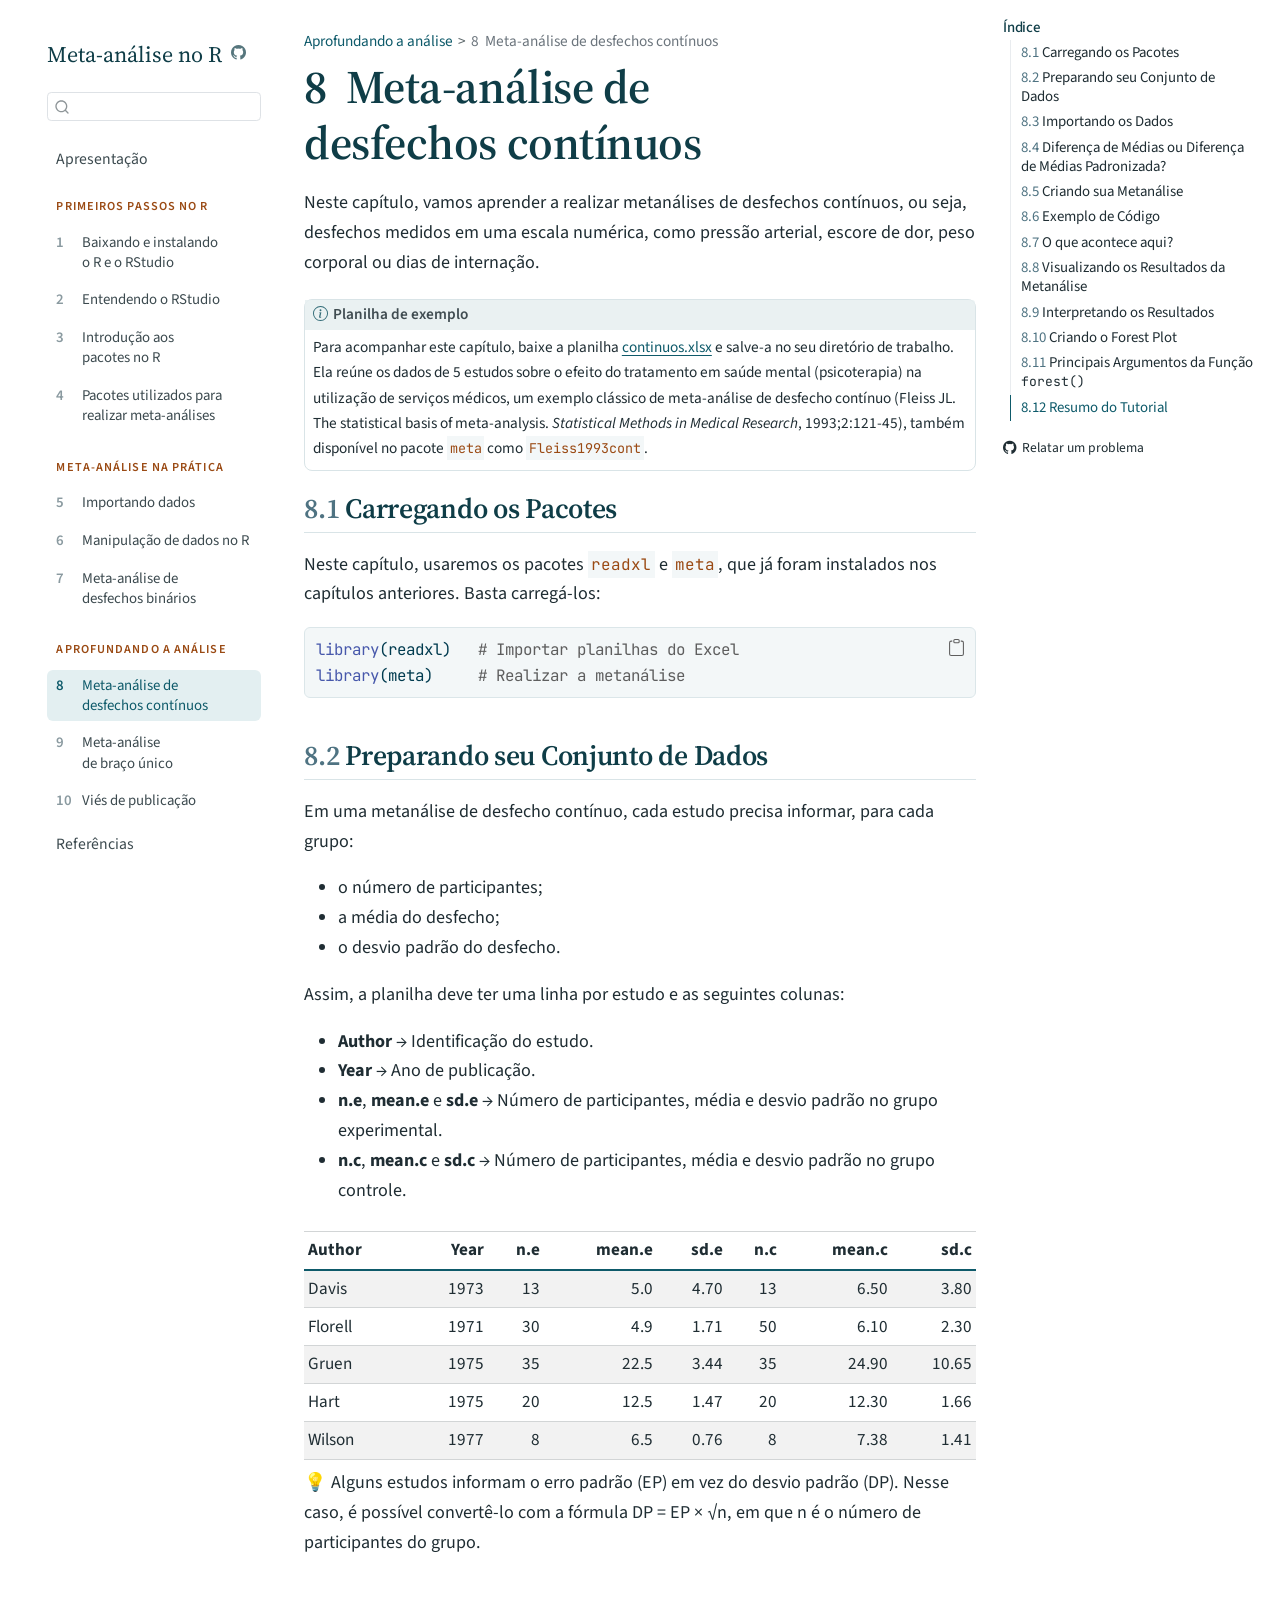
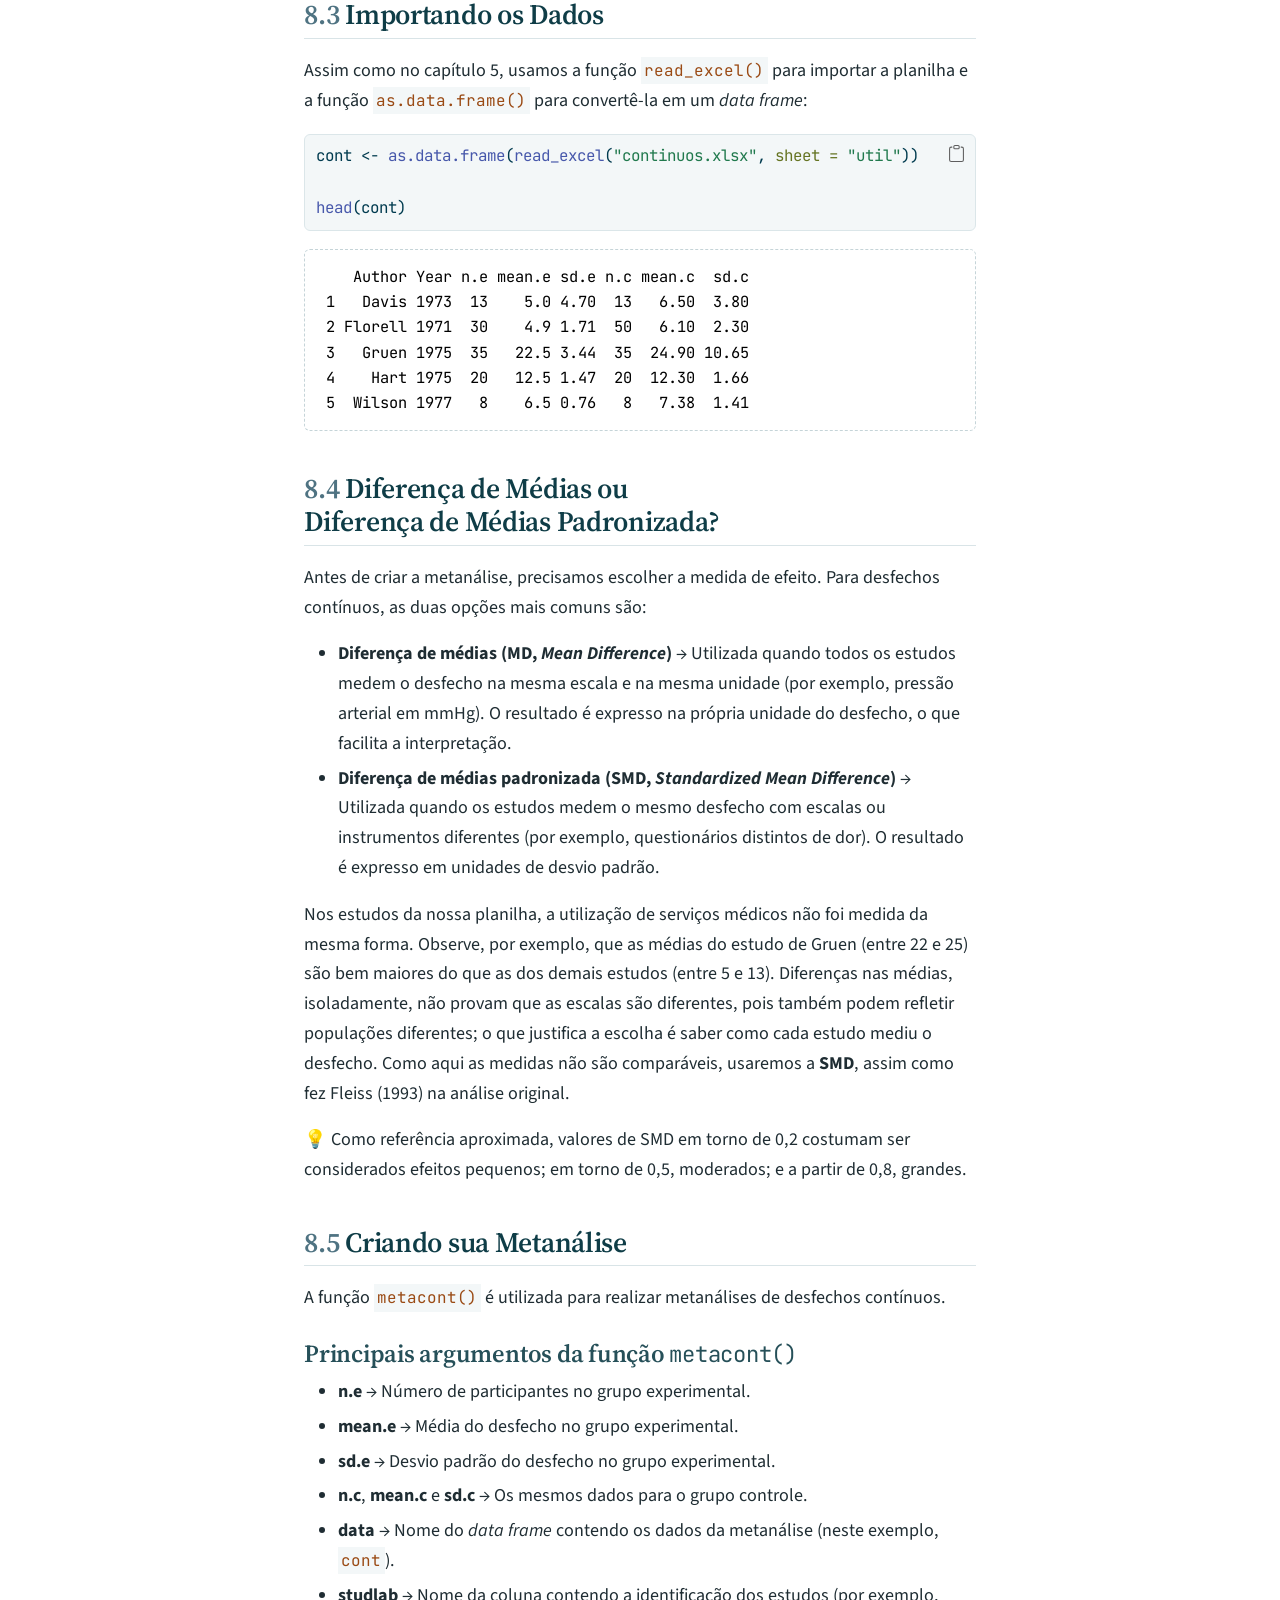
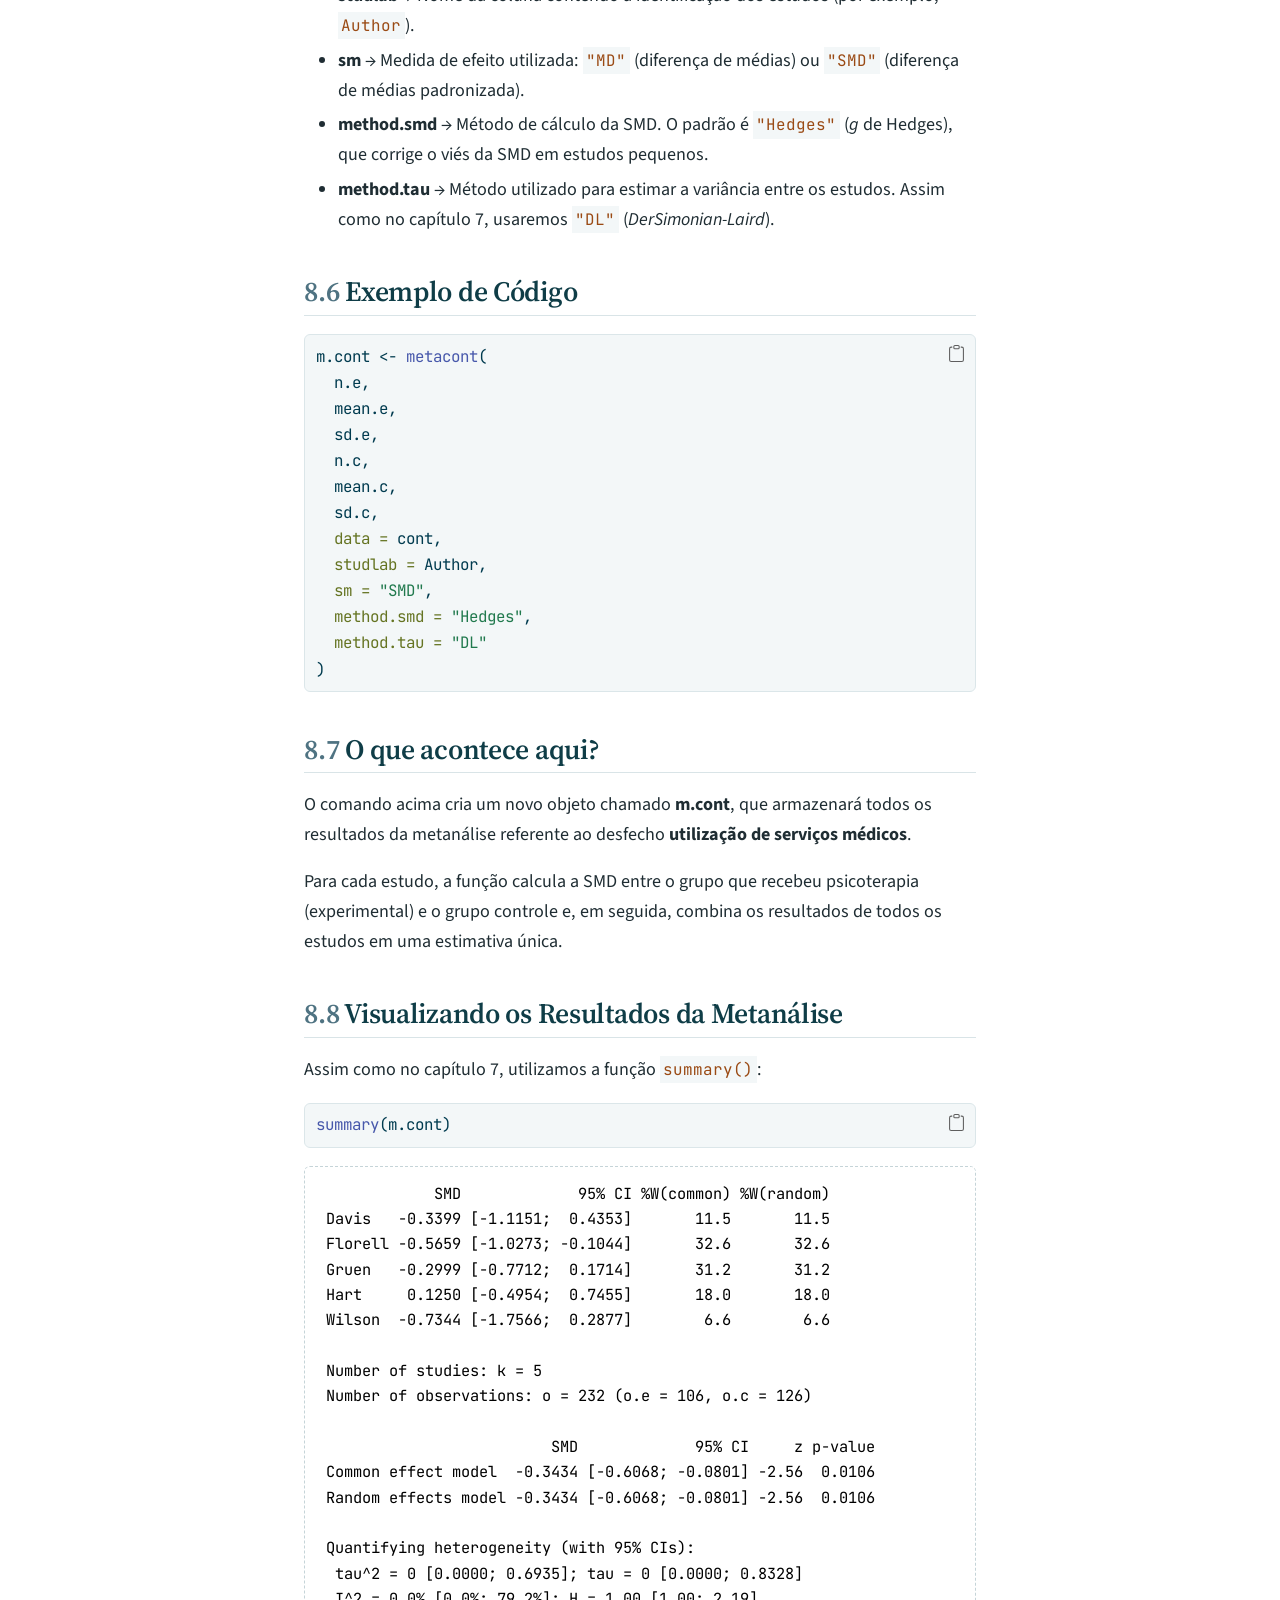
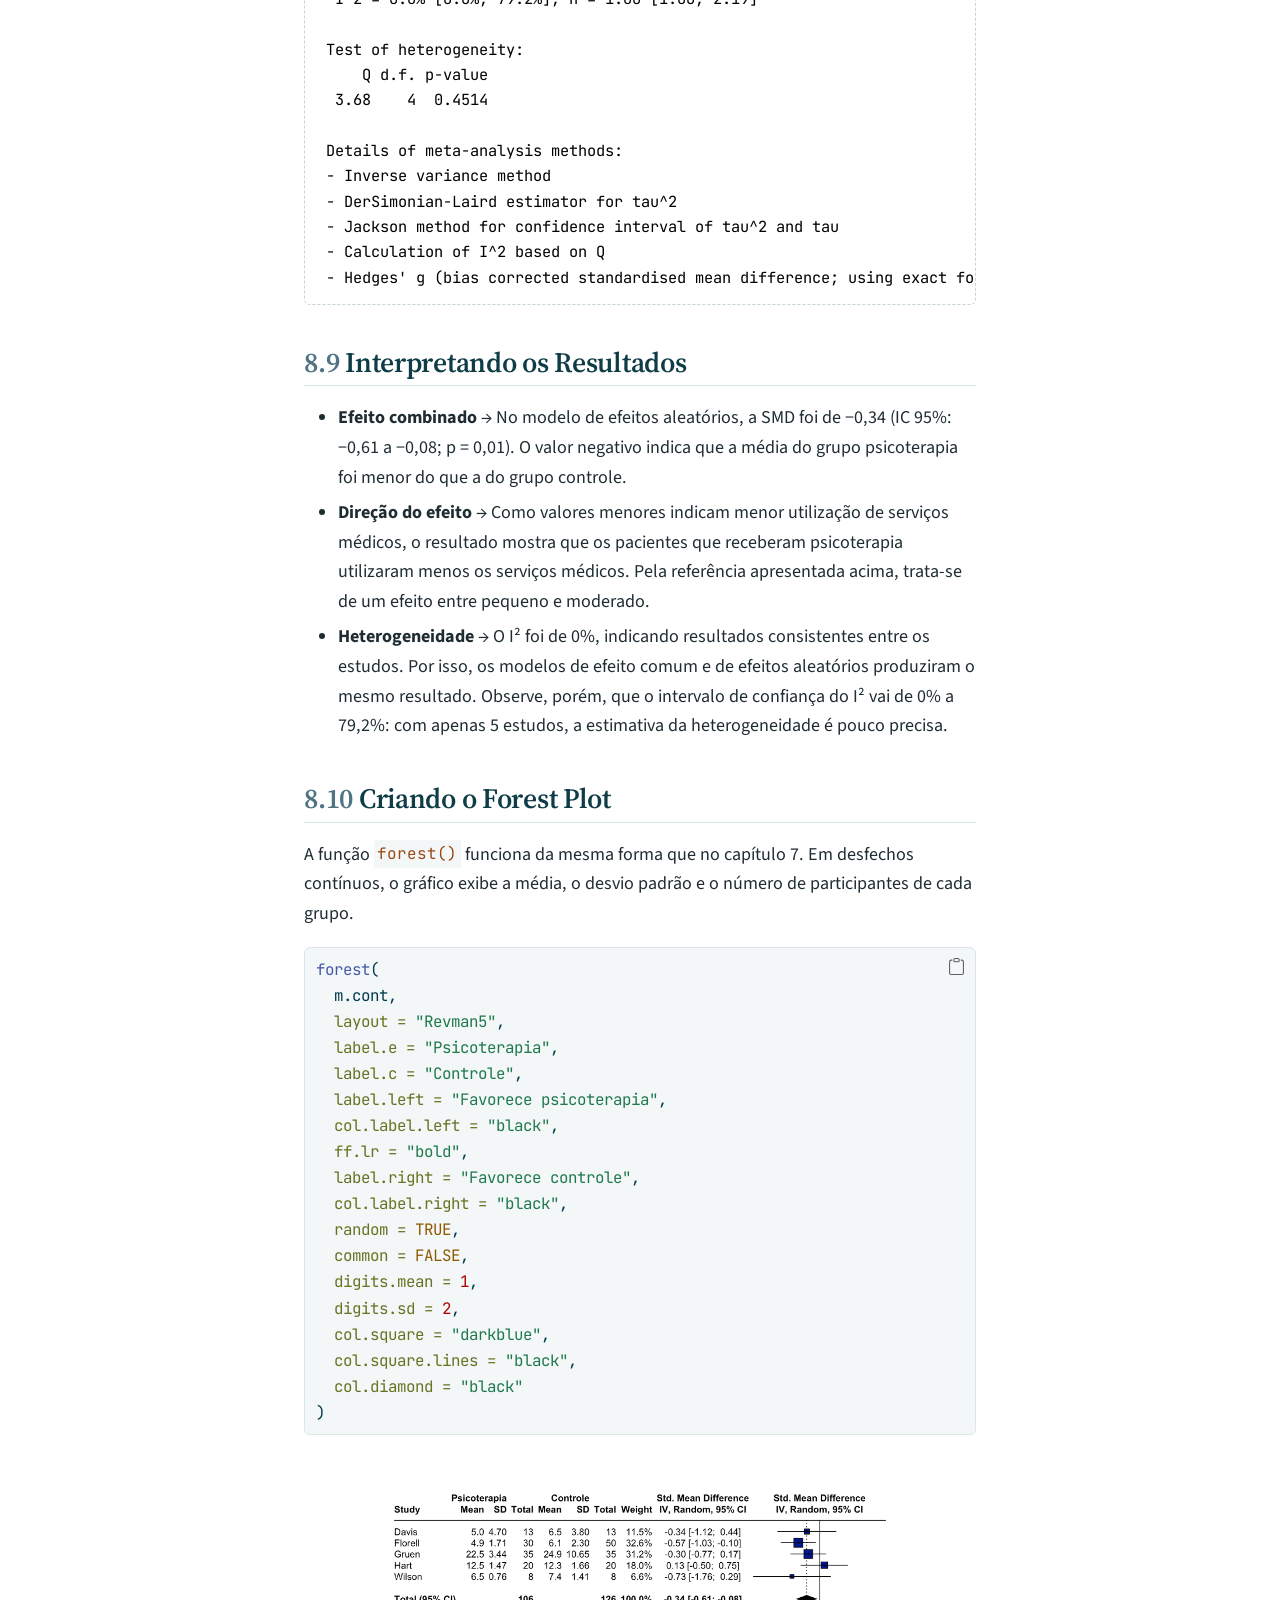
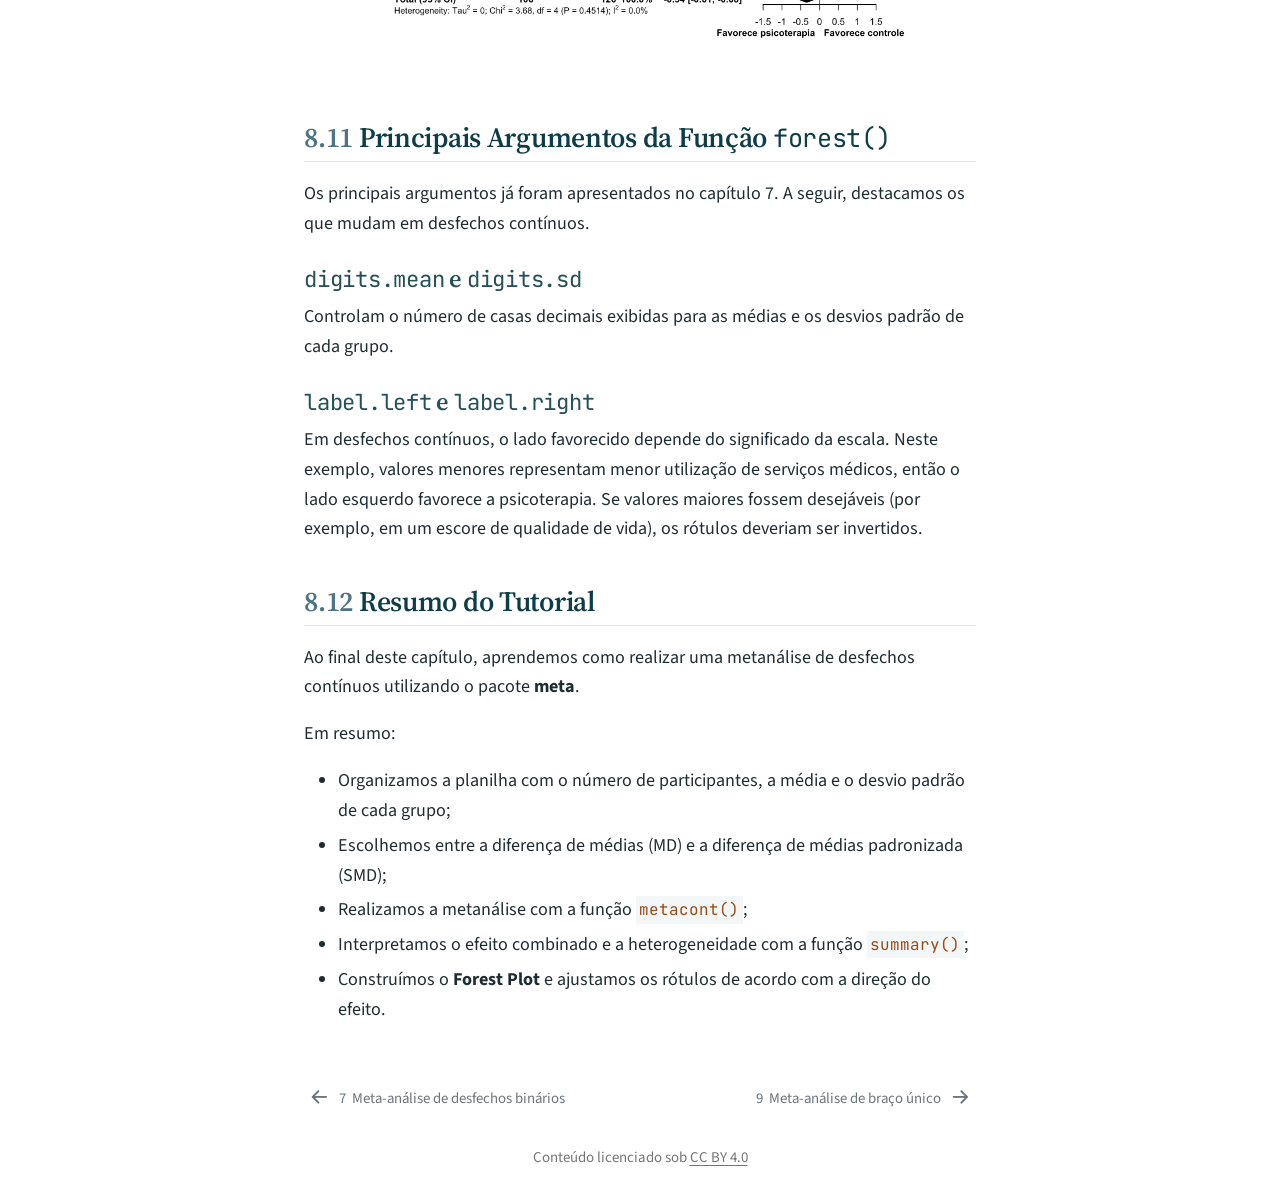
<file: cap08-metanalise-continuos.html>
<!DOCTYPE html>
<html xmlns="http://www.w3.org/1999/xhtml" lang="pt" xml:lang="pt"><head>

<meta charset="utf-8">
<meta name="generator" content="quarto-1.8.25">

<meta name="viewport" content="width=device-width, initial-scale=1.0, user-scalable=yes">


<title>8&nbsp; Meta-análise de desfechos contínuos – Meta-análise no R</title>
<style>
code{white-space: pre-wrap;}
span.smallcaps{font-variant: small-caps;}
div.columns{display: flex; gap: min(4vw, 1.5em);}
div.column{flex: auto; overflow-x: auto;}
div.hanging-indent{margin-left: 1.5em; text-indent: -1.5em;}
ul.task-list{list-style: none;}
ul.task-list li input[type="checkbox"] {
  width: 0.8em;
  margin: 0 0.8em 0.2em -1em; /* quarto-specific, see https://github.com/quarto-dev/quarto-cli/issues/4556 */ 
  vertical-align: middle;
}
/* CSS for syntax highlighting */
html { -webkit-text-size-adjust: 100%; }
pre > code.sourceCode { white-space: pre; position: relative; }
pre > code.sourceCode > span { display: inline-block; line-height: 1.25; }
pre > code.sourceCode > span:empty { height: 1.2em; }
.sourceCode { overflow: visible; }
code.sourceCode > span { color: inherit; text-decoration: inherit; }
div.sourceCode { margin: 1em 0; }
pre.sourceCode { margin: 0; }
@media screen {
div.sourceCode { overflow: auto; }
}
@media print {
pre > code.sourceCode { white-space: pre-wrap; }
pre > code.sourceCode > span { text-indent: -5em; padding-left: 5em; }
}
pre.numberSource code
  { counter-reset: source-line 0; }
pre.numberSource code > span
  { position: relative; left: -4em; counter-increment: source-line; }
pre.numberSource code > span > a:first-child::before
  { content: counter(source-line);
    position: relative; left: -1em; text-align: right; vertical-align: baseline;
    border: none; display: inline-block;
    -webkit-touch-callout: none; -webkit-user-select: none;
    -khtml-user-select: none; -moz-user-select: none;
    -ms-user-select: none; user-select: none;
    padding: 0 4px; width: 4em;
  }
pre.numberSource { margin-left: 3em;  padding-left: 4px; }
div.sourceCode
  {   }
@media screen {
pre > code.sourceCode > span > a:first-child::before { text-decoration: underline; }
}
</style>


<script src="site_libs/quarto-nav/quarto-nav.js"></script>
<script src="site_libs/quarto-nav/headroom.min.js"></script>
<script src="site_libs/clipboard/clipboard.min.js"></script>
<script src="site_libs/quarto-search/autocomplete.umd.js"></script>
<script src="site_libs/quarto-search/fuse.min.js"></script>
<script src="site_libs/quarto-search/quarto-search.js"></script>
<meta name="quarto:offset" content="./">
<link href="./cap09-metanalise-braco-unico.html" rel="next">
<link href="./cap07-metanalise-binarios.html" rel="prev">
<link href="./imagens/favicon.svg" rel="icon" type="image/svg+xml">
<script src="site_libs/quarto-html/quarto.js" type="module"></script>
<script src="site_libs/quarto-html/tabsets/tabsets.js" type="module"></script>
<script src="site_libs/quarto-html/axe/axe-check.js" type="module"></script>
<script src="site_libs/quarto-html/popper.min.js"></script>
<script src="site_libs/quarto-html/tippy.umd.min.js"></script>
<script src="site_libs/quarto-html/anchor.min.js"></script>
<link href="site_libs/quarto-html/tippy.css" rel="stylesheet">
<link href="site_libs/quarto-html/quarto-syntax-highlighting-b311067de9bb61c87081b7a4fd9bc435.css" rel="stylesheet" id="quarto-text-highlighting-styles">
<script src="site_libs/bootstrap/bootstrap.min.js"></script>
<link href="site_libs/bootstrap/bootstrap-icons.css" rel="stylesheet">
<link href="site_libs/bootstrap/bootstrap-8f8930871a6f83626bb31d1f1603a1c0.min.css" rel="stylesheet" append-hash="true" id="quarto-bootstrap" data-mode="light">
<script id="quarto-search-options" type="application/json">{
  "location": "sidebar",
  "copy-button": false,
  "collapse-after": 3,
  "panel-placement": "start",
  "type": "textbox",
  "limit": 50,
  "keyboard-shortcut": [
    "f",
    "/",
    "s"
  ],
  "show-item-context": false,
  "language": {
    "search-no-results-text": "Nenhum resultado",
    "search-matching-documents-text": "documentos correspondentes",
    "search-copy-link-title": "Copiar link para a busca",
    "search-hide-matches-text": "Esconder correspondências adicionais",
    "search-more-match-text": "mais correspondência neste documento",
    "search-more-matches-text": "mais correspondências neste documento",
    "search-clear-button-title": "Limpar",
    "search-text-placeholder": "",
    "search-detached-cancel-button-title": "Cancelar",
    "search-submit-button-title": "Enviar",
    "search-label": "Procurar"
  }
}</script>
<link rel="preconnect" href="https://fonts.googleapis.com">
<link rel="preconnect" href="https://fonts.gstatic.com" crossorigin="">
<link href="https://fonts.googleapis.com/css2?family=JetBrains+Mono:wght@400;600&amp;family=Source+Sans+3:ital,wght@0,400;0,600;1,400&amp;family=Source+Serif+4:opsz,wght@8..60,600&amp;display=swap" rel="stylesheet">


</head>

<body class="nav-sidebar floating quarto-light">

<div id="quarto-search-results"></div>
  <header id="quarto-header" class="headroom fixed-top">
  <nav class="quarto-secondary-nav">
    <div class="container-fluid d-flex">
      <button type="button" class="quarto-btn-toggle btn" data-bs-toggle="collapse" role="button" data-bs-target=".quarto-sidebar-collapse-item" aria-controls="quarto-sidebar" aria-expanded="false" aria-label="Alternar barra lateral" onclick="if (window.quartoToggleHeadroom) { window.quartoToggleHeadroom(); }">
        <i class="bi bi-layout-text-sidebar-reverse"></i>
      </button>
        <nav class="quarto-page-breadcrumbs" aria-label="breadcrumb"><ol class="breadcrumb"><li class="breadcrumb-item"><a href="./cap08-metanalise-continuos.html">Aprofundando a análise</a></li><li class="breadcrumb-item"><a href="./cap08-metanalise-continuos.html"><span class="chapter-number">8</span>&nbsp; <span class="chapter-title">Meta-análise de desfechos contínuos</span></a></li></ol></nav>
        <a class="flex-grow-1" role="navigation" data-bs-toggle="collapse" data-bs-target=".quarto-sidebar-collapse-item" aria-controls="quarto-sidebar" aria-expanded="false" aria-label="Alternar barra lateral" onclick="if (window.quartoToggleHeadroom) { window.quartoToggleHeadroom(); }">      
        </a>
      <button type="button" class="btn quarto-search-button" aria-label="Procurar" onclick="window.quartoOpenSearch();">
        <i class="bi bi-search"></i>
      </button>
    </div>
  </nav>
</header>
<!-- content -->
<div id="quarto-content" class="quarto-container page-columns page-rows-contents page-layout-article">
<!-- sidebar -->
  <nav id="quarto-sidebar" class="sidebar collapse collapse-horizontal quarto-sidebar-collapse-item sidebar-navigation floating overflow-auto">
    <div class="pt-lg-2 mt-2 text-left sidebar-header sidebar-header-stacked">
      <a href="./index.html" class="sidebar-logo-link">
      </a>
    <div class="sidebar-title mb-0 py-0">
      <a href="./">Meta-análise no R</a> 
        <div class="sidebar-tools-main">
    <a href="https://github.com/metanalise-r/metanalise-r.github.io" title="Código fonte" class="quarto-navigation-tool px-1" aria-label="Código fonte"><i class="bi bi-github"></i></a>
</div>
    </div>
      </div>
        <div class="mt-2 flex-shrink-0 align-items-center">
        <div class="sidebar-search">
        <div id="quarto-search" class="" title="Procurar"></div>
        </div>
        </div>
    <div class="sidebar-menu-container"> 
    <ul class="list-unstyled mt-1">
        <li class="sidebar-item">
  <div class="sidebar-item-container"> 
  <a href="./index.html" class="sidebar-item-text sidebar-link">
 <span class="menu-text">Apresentação</span></a>
  </div>
</li>
        <li class="sidebar-item sidebar-item-section">
      <div class="sidebar-item-container"> 
            <a class="sidebar-item-text sidebar-link text-start" data-bs-toggle="collapse" data-bs-target="#quarto-sidebar-section-1" role="navigation" aria-expanded="true">
 <span class="menu-text">Primeiros passos no R</span></a>
          <a class="sidebar-item-toggle text-start" data-bs-toggle="collapse" data-bs-target="#quarto-sidebar-section-1" role="navigation" aria-expanded="true" aria-label="Alternar seção">
            <i class="bi bi-chevron-right ms-2"></i>
          </a> 
      </div>
      <ul id="quarto-sidebar-section-1" class="collapse list-unstyled sidebar-section depth1 show">  
          <li class="sidebar-item">
  <div class="sidebar-item-container"> 
  <a href="./cap01-instalando-r-rstudio.html" class="sidebar-item-text sidebar-link">
 <span class="menu-text"><span class="chapter-number">1</span>&nbsp; <span class="chapter-title">Baixando e instalando o R e o RStudio</span></span></a>
  </div>
</li>
          <li class="sidebar-item">
  <div class="sidebar-item-container"> 
  <a href="./cap02-entendendo-rstudio.html" class="sidebar-item-text sidebar-link">
 <span class="menu-text"><span class="chapter-number">2</span>&nbsp; <span class="chapter-title">Entendendo o RStudio</span></span></a>
  </div>
</li>
          <li class="sidebar-item">
  <div class="sidebar-item-container"> 
  <a href="./cap03-introducao-pacotes.html" class="sidebar-item-text sidebar-link">
 <span class="menu-text"><span class="chapter-number">3</span>&nbsp; <span class="chapter-title">Introdução aos pacotes no R</span></span></a>
  </div>
</li>
          <li class="sidebar-item">
  <div class="sidebar-item-container"> 
  <a href="./cap04-pacotes-metanalise.html" class="sidebar-item-text sidebar-link">
 <span class="menu-text"><span class="chapter-number">4</span>&nbsp; <span class="chapter-title">Pacotes utilizados para realizar meta-análises</span></span></a>
  </div>
</li>
      </ul>
  </li>
        <li class="sidebar-item sidebar-item-section">
      <div class="sidebar-item-container"> 
            <a class="sidebar-item-text sidebar-link text-start" data-bs-toggle="collapse" data-bs-target="#quarto-sidebar-section-2" role="navigation" aria-expanded="true">
 <span class="menu-text">Meta-análise na prática</span></a>
          <a class="sidebar-item-toggle text-start" data-bs-toggle="collapse" data-bs-target="#quarto-sidebar-section-2" role="navigation" aria-expanded="true" aria-label="Alternar seção">
            <i class="bi bi-chevron-right ms-2"></i>
          </a> 
      </div>
      <ul id="quarto-sidebar-section-2" class="collapse list-unstyled sidebar-section depth1 show">  
          <li class="sidebar-item">
  <div class="sidebar-item-container"> 
  <a href="./cap05-importando-dados.html" class="sidebar-item-text sidebar-link">
 <span class="menu-text"><span class="chapter-number">5</span>&nbsp; <span class="chapter-title">Importando dados</span></span></a>
  </div>
</li>
          <li class="sidebar-item">
  <div class="sidebar-item-container"> 
  <a href="./cap06-manipulacao-dados.html" class="sidebar-item-text sidebar-link">
 <span class="menu-text"><span class="chapter-number">6</span>&nbsp; <span class="chapter-title">Manipulação de dados no R</span></span></a>
  </div>
</li>
          <li class="sidebar-item">
  <div class="sidebar-item-container"> 
  <a href="./cap07-metanalise-binarios.html" class="sidebar-item-text sidebar-link">
 <span class="menu-text"><span class="chapter-number">7</span>&nbsp; <span class="chapter-title">Meta-análise de desfechos binários</span></span></a>
  </div>
</li>
      </ul>
  </li>
        <li class="sidebar-item sidebar-item-section">
      <div class="sidebar-item-container"> 
            <a class="sidebar-item-text sidebar-link text-start" data-bs-toggle="collapse" data-bs-target="#quarto-sidebar-section-3" role="navigation" aria-expanded="true">
 <span class="menu-text">Aprofundando a análise</span></a>
          <a class="sidebar-item-toggle text-start" data-bs-toggle="collapse" data-bs-target="#quarto-sidebar-section-3" role="navigation" aria-expanded="true" aria-label="Alternar seção">
            <i class="bi bi-chevron-right ms-2"></i>
          </a> 
      </div>
      <ul id="quarto-sidebar-section-3" class="collapse list-unstyled sidebar-section depth1 show">  
          <li class="sidebar-item">
  <div class="sidebar-item-container"> 
  <a href="./cap08-metanalise-continuos.html" class="sidebar-item-text sidebar-link active">
 <span class="menu-text"><span class="chapter-number">8</span>&nbsp; <span class="chapter-title">Meta-análise de desfechos contínuos</span></span></a>
  </div>
</li>
          <li class="sidebar-item">
  <div class="sidebar-item-container"> 
  <a href="./cap09-metanalise-braco-unico.html" class="sidebar-item-text sidebar-link">
 <span class="menu-text"><span class="chapter-number">9</span>&nbsp; <span class="chapter-title">Meta-análise de braço único</span></span></a>
  </div>
</li>
          <li class="sidebar-item">
  <div class="sidebar-item-container"> 
  <a href="./cap10-vies-publicacao.html" class="sidebar-item-text sidebar-link">
 <span class="menu-text"><span class="chapter-number">10</span>&nbsp; <span class="chapter-title">Viés de publicação</span></span></a>
  </div>
</li>
      </ul>
  </li>
        <li class="sidebar-item">
  <div class="sidebar-item-container"> 
  <a href="./referencias.html" class="sidebar-item-text sidebar-link">
 <span class="menu-text">Referências</span></a>
  </div>
</li>
    </ul>
    </div>
</nav>
<div id="quarto-sidebar-glass" class="quarto-sidebar-collapse-item" data-bs-toggle="collapse" data-bs-target=".quarto-sidebar-collapse-item"></div>
<!-- margin-sidebar -->
    <div id="quarto-margin-sidebar" class="sidebar margin-sidebar">
        <nav id="TOC" role="doc-toc" class="toc-active">
    <h2 id="toc-title">Índice</h2>
   
  <ul>
  <li><a href="#carregando-os-pacotes" id="toc-carregando-os-pacotes" class="nav-link active" data-scroll-target="#carregando-os-pacotes"><span class="header-section-number">8.1</span> Carregando os Pacotes</a></li>
  <li><a href="#preparando-seu-conjunto-de-dados" id="toc-preparando-seu-conjunto-de-dados" class="nav-link" data-scroll-target="#preparando-seu-conjunto-de-dados"><span class="header-section-number">8.2</span> Preparando seu Conjunto de Dados</a></li>
  <li><a href="#importando-os-dados" id="toc-importando-os-dados" class="nav-link" data-scroll-target="#importando-os-dados"><span class="header-section-number">8.3</span> Importando os Dados</a></li>
  <li><a href="#diferença-de-médias-ou-diferença-de-médias-padronizada" id="toc-diferença-de-médias-ou-diferença-de-médias-padronizada" class="nav-link" data-scroll-target="#diferença-de-médias-ou-diferença-de-médias-padronizada"><span class="header-section-number">8.4</span> Diferença de Médias ou Diferença de Médias Padronizada?</a></li>
  <li><a href="#criando-sua-metanálise" id="toc-criando-sua-metanálise" class="nav-link" data-scroll-target="#criando-sua-metanálise"><span class="header-section-number">8.5</span> Criando sua Metanálise</a>
  <ul class="collapse">
  <li><a href="#principais-argumentos-da-função-metacont" id="toc-principais-argumentos-da-função-metacont" class="nav-link" data-scroll-target="#principais-argumentos-da-função-metacont">Principais argumentos da função <code>metacont()</code></a></li>
  </ul></li>
  <li><a href="#exemplo-de-código" id="toc-exemplo-de-código" class="nav-link" data-scroll-target="#exemplo-de-código"><span class="header-section-number">8.6</span> Exemplo de Código</a></li>
  <li><a href="#o-que-acontece-aqui" id="toc-o-que-acontece-aqui" class="nav-link" data-scroll-target="#o-que-acontece-aqui"><span class="header-section-number">8.7</span> O que acontece aqui?</a></li>
  <li><a href="#visualizando-os-resultados-da-metanálise" id="toc-visualizando-os-resultados-da-metanálise" class="nav-link" data-scroll-target="#visualizando-os-resultados-da-metanálise"><span class="header-section-number">8.8</span> Visualizando os Resultados da Metanálise</a></li>
  <li><a href="#interpretando-os-resultados" id="toc-interpretando-os-resultados" class="nav-link" data-scroll-target="#interpretando-os-resultados"><span class="header-section-number">8.9</span> Interpretando os Resultados</a></li>
  <li><a href="#criando-o-forest-plot" id="toc-criando-o-forest-plot" class="nav-link" data-scroll-target="#criando-o-forest-plot"><span class="header-section-number">8.10</span> Criando o Forest Plot</a></li>
  <li><a href="#principais-argumentos-da-função-forest" id="toc-principais-argumentos-da-função-forest" class="nav-link" data-scroll-target="#principais-argumentos-da-função-forest"><span class="header-section-number">8.11</span> Principais Argumentos da Função <code>forest()</code></a>
  <ul class="collapse">
  <li><a href="#digits.mean-e-digits.sd" id="toc-digits.mean-e-digits.sd" class="nav-link" data-scroll-target="#digits.mean-e-digits.sd"><code>digits.mean</code> e <code>digits.sd</code></a></li>
  <li><a href="#label.left-e-label.right" id="toc-label.left-e-label.right" class="nav-link" data-scroll-target="#label.left-e-label.right"><code>label.left</code> e <code>label.right</code></a></li>
  </ul></li>
  <li><a href="#resumo-do-tutorial" id="toc-resumo-do-tutorial" class="nav-link" data-scroll-target="#resumo-do-tutorial"><span class="header-section-number">8.12</span> Resumo do Tutorial</a></li>
  </ul>
<div class="toc-actions"><ul><li><a href="https://github.com/metanalise-r/metanalise-r.github.io/issues/new" class="toc-action"><i class="bi bi-github"></i>Relatar um problema</a></li></ul></div></nav>
    </div>
<!-- main -->
<main class="content" id="quarto-document-content">

<header id="title-block-header" class="quarto-title-block default"><nav class="quarto-page-breadcrumbs quarto-title-breadcrumbs d-none d-lg-block" aria-label="breadcrumb"><ol class="breadcrumb"><li class="breadcrumb-item"><a href="./cap08-metanalise-continuos.html">Aprofundando a análise</a></li><li class="breadcrumb-item"><a href="./cap08-metanalise-continuos.html"><span class="chapter-number">8</span>&nbsp; <span class="chapter-title">Meta-análise de desfechos contínuos</span></a></li></ol></nav>
<div class="quarto-title">
<h1 class="title"><span class="chapter-number">8</span>&nbsp; <span class="chapter-title">Meta-análise de desfechos contínuos</span></h1>
</div>



<div class="quarto-title-meta">

    
  
    
  </div>
  


</header>


<p>Neste capítulo, vamos aprender a realizar metanálises de desfechos contínuos, ou seja, desfechos medidos em uma escala numérica, como pressão arterial, escore de dor, peso corporal ou dias de internação.</p>
<div class="callout callout-style-default callout-note callout-titled">
<div class="callout-header d-flex align-content-center">
<div class="callout-icon-container">
<i class="callout-icon"></i>
</div>
<div class="callout-title-container flex-fill">
<span class="screen-reader-only">Nota</span>Planilha de exemplo
</div>
</div>
<div class="callout-body-container callout-body">
<p>Para acompanhar este capítulo, baixe a planilha <a href="continuos.xlsx">continuos.xlsx</a> e salve-a no seu diretório de trabalho. Ela reúne os dados de 5 estudos sobre o efeito do tratamento em saúde mental (psicoterapia) na utilização de serviços médicos, um exemplo clássico de meta-análise de desfecho contínuo (Fleiss JL. The statistical basis of meta-analysis. <em>Statistical Methods in Medical Research</em>, 1993;2:121-45), também disponível no pacote <code>meta</code> como <code>Fleiss1993cont</code>.</p>
</div>
</div>
<section id="carregando-os-pacotes" class="level2" data-number="8.1">
<h2 data-number="8.1" class="anchored" data-anchor-id="carregando-os-pacotes"><span class="header-section-number">8.1</span> Carregando os Pacotes</h2>
<p>Neste capítulo, usaremos os pacotes <code>readxl</code> e <code>meta</code>, que já foram instalados nos capítulos anteriores. Basta carregá-los:</p>
<div class="code-copy-outer-scaffold"><div class="sourceCode" id="cb1"><pre class="sourceCode r code-with-copy"><code class="sourceCode r"><span id="cb1-1"><a href="#cb1-1" aria-hidden="true" tabindex="-1"></a><span class="fu">library</span>(readxl)   <span class="co"># Importar planilhas do Excel</span></span>
<span id="cb1-2"><a href="#cb1-2" aria-hidden="true" tabindex="-1"></a><span class="fu">library</span>(meta)     <span class="co"># Realizar a metanálise</span></span></code></pre></div><button title="Copiar para a área de transferência" class="code-copy-button"><i class="bi"></i></button></div>
</section>
<section id="preparando-seu-conjunto-de-dados" class="level2" data-number="8.2">
<h2 data-number="8.2" class="anchored" data-anchor-id="preparando-seu-conjunto-de-dados"><span class="header-section-number">8.2</span> Preparando seu Conjunto de Dados</h2>
<p>Em uma metanálise de desfecho contínuo, cada estudo precisa informar, para cada grupo:</p>
<ul>
<li>o número de participantes;</li>
<li>a média do desfecho;</li>
<li>o desvio padrão do desfecho.</li>
</ul>
<p>Assim, a planilha deve ter uma linha por estudo e as seguintes colunas:</p>
<ul>
<li><strong>Author</strong> → Identificação do estudo.</li>
<li><strong>Year</strong> → Ano de publicação.</li>
<li><strong>n.e</strong>, <strong>mean.e</strong> e <strong>sd.e</strong> → Número de participantes, média e desvio padrão no grupo experimental.</li>
<li><strong>n.c</strong>, <strong>mean.c</strong> e <strong>sd.c</strong> → Número de participantes, média e desvio padrão no grupo controle.</li>
</ul>
<div class="cell">
<div class="cell-output-display">
<table class="caption-top table table-sm table-striped small">
<thead>
<tr class="header">
<th style="text-align: left;">Author</th>
<th style="text-align: right;">Year</th>
<th style="text-align: right;">n.e</th>
<th style="text-align: right;">mean.e</th>
<th style="text-align: right;">sd.e</th>
<th style="text-align: right;">n.c</th>
<th style="text-align: right;">mean.c</th>
<th style="text-align: right;">sd.c</th>
</tr>
</thead>
<tbody>
<tr class="odd">
<td style="text-align: left;">Davis</td>
<td style="text-align: right;">1973</td>
<td style="text-align: right;">13</td>
<td style="text-align: right;">5.0</td>
<td style="text-align: right;">4.70</td>
<td style="text-align: right;">13</td>
<td style="text-align: right;">6.50</td>
<td style="text-align: right;">3.80</td>
</tr>
<tr class="even">
<td style="text-align: left;">Florell</td>
<td style="text-align: right;">1971</td>
<td style="text-align: right;">30</td>
<td style="text-align: right;">4.9</td>
<td style="text-align: right;">1.71</td>
<td style="text-align: right;">50</td>
<td style="text-align: right;">6.10</td>
<td style="text-align: right;">2.30</td>
</tr>
<tr class="odd">
<td style="text-align: left;">Gruen</td>
<td style="text-align: right;">1975</td>
<td style="text-align: right;">35</td>
<td style="text-align: right;">22.5</td>
<td style="text-align: right;">3.44</td>
<td style="text-align: right;">35</td>
<td style="text-align: right;">24.90</td>
<td style="text-align: right;">10.65</td>
</tr>
<tr class="even">
<td style="text-align: left;">Hart</td>
<td style="text-align: right;">1975</td>
<td style="text-align: right;">20</td>
<td style="text-align: right;">12.5</td>
<td style="text-align: right;">1.47</td>
<td style="text-align: right;">20</td>
<td style="text-align: right;">12.30</td>
<td style="text-align: right;">1.66</td>
</tr>
<tr class="odd">
<td style="text-align: left;">Wilson</td>
<td style="text-align: right;">1977</td>
<td style="text-align: right;">8</td>
<td style="text-align: right;">6.5</td>
<td style="text-align: right;">0.76</td>
<td style="text-align: right;">8</td>
<td style="text-align: right;">7.38</td>
<td style="text-align: right;">1.41</td>
</tr>
</tbody>
</table>
</div>
</div>
<p>💡 Alguns estudos informam o erro padrão (EP) em vez do desvio padrão (DP). Nesse caso, é possível convertê-lo com a fórmula DP = EP × √n, em que n é o número de participantes do grupo.</p>
</section>
<section id="importando-os-dados" class="level2" data-number="8.3">
<h2 data-number="8.3" class="anchored" data-anchor-id="importando-os-dados"><span class="header-section-number">8.3</span> Importando os Dados</h2>
<p>Assim como no capítulo 5, usamos a função <code>read_excel()</code> para importar a planilha e a função <code>as.data.frame()</code> para convertê-la em um <em>data frame</em>:</p>
<div class="cell">
<div class="code-copy-outer-scaffold"><div class="sourceCode cell-code" id="cb2"><pre class="sourceCode r code-with-copy"><code class="sourceCode r"><span id="cb2-1"><a href="#cb2-1" aria-hidden="true" tabindex="-1"></a>cont <span class="ot">&lt;-</span> <span class="fu">as.data.frame</span>(<span class="fu">read_excel</span>(<span class="st">"continuos.xlsx"</span>, <span class="at">sheet =</span> <span class="st">"util"</span>))</span>
<span id="cb2-2"><a href="#cb2-2" aria-hidden="true" tabindex="-1"></a></span>
<span id="cb2-3"><a href="#cb2-3" aria-hidden="true" tabindex="-1"></a><span class="fu">head</span>(cont)</span></code></pre></div><button title="Copiar para a área de transferência" class="code-copy-button"><i class="bi"></i></button></div>
<div class="cell-output cell-output-stdout">
<pre><code>   Author Year n.e mean.e sd.e n.c mean.c  sd.c
1   Davis 1973  13    5.0 4.70  13   6.50  3.80
2 Florell 1971  30    4.9 1.71  50   6.10  2.30
3   Gruen 1975  35   22.5 3.44  35  24.90 10.65
4    Hart 1975  20   12.5 1.47  20  12.30  1.66
5  Wilson 1977   8    6.5 0.76   8   7.38  1.41</code></pre>
</div>
</div>
</section>
<section id="diferença-de-médias-ou-diferença-de-médias-padronizada" class="level2" data-number="8.4">
<h2 data-number="8.4" class="anchored" data-anchor-id="diferença-de-médias-ou-diferença-de-médias-padronizada"><span class="header-section-number">8.4</span> Diferença de Médias ou Diferença de Médias Padronizada?</h2>
<p>Antes de criar a metanálise, precisamos escolher a medida de efeito. Para desfechos contínuos, as duas opções mais comuns são:</p>
<ul>
<li><p><strong>Diferença de médias (MD, <em>Mean Difference</em>)</strong> → Utilizada quando todos os estudos medem o desfecho na mesma escala e na mesma unidade (por exemplo, pressão arterial em mmHg). O resultado é expresso na própria unidade do desfecho, o que facilita a interpretação.</p></li>
<li><p><strong>Diferença de médias padronizada (SMD, <em>Standardized Mean Difference</em>)</strong> → Utilizada quando os estudos medem o mesmo desfecho com escalas ou instrumentos diferentes (por exemplo, questionários distintos de dor). O resultado é expresso em unidades de desvio padrão.</p></li>
</ul>
<p>Nos estudos da nossa planilha, a utilização de serviços médicos não foi medida da mesma forma. Observe, por exemplo, que as médias do estudo de Gruen (entre 22 e 25) são bem maiores do que as dos demais estudos (entre 5 e 13). Diferenças nas médias, isoladamente, não provam que as escalas são diferentes, pois também podem refletir populações diferentes; o que justifica a escolha é saber como cada estudo mediu o desfecho. Como aqui as medidas não são comparáveis, usaremos a <strong>SMD</strong>, assim como fez Fleiss (1993) na análise original.</p>
<p>💡 Como referência aproximada, valores de SMD em torno de 0,2 costumam ser considerados efeitos pequenos; em torno de 0,5, moderados; e a partir de 0,8, grandes.</p>
</section>
<section id="criando-sua-metanálise" class="level2" data-number="8.5">
<h2 data-number="8.5" class="anchored" data-anchor-id="criando-sua-metanálise"><span class="header-section-number">8.5</span> Criando sua Metanálise</h2>
<p>A função <code>metacont()</code> é utilizada para realizar metanálises de desfechos contínuos.</p>
<section id="principais-argumentos-da-função-metacont" class="level3">
<h3 class="anchored" data-anchor-id="principais-argumentos-da-função-metacont">Principais argumentos da função <code>metacont()</code></h3>
<ul>
<li><p><strong>n.e</strong> → Número de participantes no grupo experimental.</p></li>
<li><p><strong>mean.e</strong> → Média do desfecho no grupo experimental.</p></li>
<li><p><strong>sd.e</strong> → Desvio padrão do desfecho no grupo experimental.</p></li>
<li><p><strong>n.c</strong>, <strong>mean.c</strong> e <strong>sd.c</strong> → Os mesmos dados para o grupo controle.</p></li>
<li><p><strong>data</strong> → Nome do <em>data frame</em> contendo os dados da metanálise (neste exemplo, <code>cont</code>).</p></li>
<li><p><strong>studlab</strong> → Nome da coluna contendo a identificação dos estudos (por exemplo, <code>Author</code>).</p></li>
<li><p><strong>sm</strong> → Medida de efeito utilizada: <code>"MD"</code> (diferença de médias) ou <code>"SMD"</code> (diferença de médias padronizada).</p></li>
<li><p><strong>method.smd</strong> → Método de cálculo da SMD. O padrão é <code>"Hedges"</code> (<em>g</em> de Hedges), que corrige o viés da SMD em estudos pequenos.</p></li>
<li><p><strong>method.tau</strong> → Método utilizado para estimar a variância entre os estudos. Assim como no capítulo 7, usaremos <code>"DL"</code> (<em>DerSimonian-Laird</em>).</p></li>
</ul>
</section>
</section>
<section id="exemplo-de-código" class="level2" data-number="8.6">
<h2 data-number="8.6" class="anchored" data-anchor-id="exemplo-de-código"><span class="header-section-number">8.6</span> Exemplo de Código</h2>
<div class="cell">
<div class="code-copy-outer-scaffold"><div class="sourceCode cell-code" id="cb4"><pre class="sourceCode r code-with-copy"><code class="sourceCode r"><span id="cb4-1"><a href="#cb4-1" aria-hidden="true" tabindex="-1"></a>m.cont <span class="ot">&lt;-</span> <span class="fu">metacont</span>(</span>
<span id="cb4-2"><a href="#cb4-2" aria-hidden="true" tabindex="-1"></a>  n.e,</span>
<span id="cb4-3"><a href="#cb4-3" aria-hidden="true" tabindex="-1"></a>  mean.e,</span>
<span id="cb4-4"><a href="#cb4-4" aria-hidden="true" tabindex="-1"></a>  sd.e,</span>
<span id="cb4-5"><a href="#cb4-5" aria-hidden="true" tabindex="-1"></a>  n.c,</span>
<span id="cb4-6"><a href="#cb4-6" aria-hidden="true" tabindex="-1"></a>  mean.c,</span>
<span id="cb4-7"><a href="#cb4-7" aria-hidden="true" tabindex="-1"></a>  sd.c,</span>
<span id="cb4-8"><a href="#cb4-8" aria-hidden="true" tabindex="-1"></a>  <span class="at">data =</span> cont,</span>
<span id="cb4-9"><a href="#cb4-9" aria-hidden="true" tabindex="-1"></a>  <span class="at">studlab =</span> Author,</span>
<span id="cb4-10"><a href="#cb4-10" aria-hidden="true" tabindex="-1"></a>  <span class="at">sm =</span> <span class="st">"SMD"</span>,</span>
<span id="cb4-11"><a href="#cb4-11" aria-hidden="true" tabindex="-1"></a>  <span class="at">method.smd =</span> <span class="st">"Hedges"</span>,</span>
<span id="cb4-12"><a href="#cb4-12" aria-hidden="true" tabindex="-1"></a>  <span class="at">method.tau =</span> <span class="st">"DL"</span></span>
<span id="cb4-13"><a href="#cb4-13" aria-hidden="true" tabindex="-1"></a>)</span></code></pre></div><button title="Copiar para a área de transferência" class="code-copy-button"><i class="bi"></i></button></div>
</div>
</section>
<section id="o-que-acontece-aqui" class="level2" data-number="8.7">
<h2 data-number="8.7" class="anchored" data-anchor-id="o-que-acontece-aqui"><span class="header-section-number">8.7</span> O que acontece aqui?</h2>
<p>O comando acima cria um novo objeto chamado <strong>m.cont</strong>, que armazenará todos os resultados da metanálise referente ao desfecho <strong>utilização de serviços médicos</strong>.</p>
<p>Para cada estudo, a função calcula a SMD entre o grupo que recebeu psicoterapia (experimental) e o grupo controle e, em seguida, combina os resultados de todos os estudos em uma estimativa única.</p>
</section>
<section id="visualizando-os-resultados-da-metanálise" class="level2" data-number="8.8">
<h2 data-number="8.8" class="anchored" data-anchor-id="visualizando-os-resultados-da-metanálise"><span class="header-section-number">8.8</span> Visualizando os Resultados da Metanálise</h2>
<p>Assim como no capítulo 7, utilizamos a função <code>summary()</code>:</p>
<div class="cell">
<div class="code-copy-outer-scaffold"><div class="sourceCode cell-code" id="cb5"><pre class="sourceCode r code-with-copy"><code class="sourceCode r"><span id="cb5-1"><a href="#cb5-1" aria-hidden="true" tabindex="-1"></a><span class="fu">summary</span>(m.cont)</span></code></pre></div><button title="Copiar para a área de transferência" class="code-copy-button"><i class="bi"></i></button></div>
<div class="cell-output cell-output-stdout">
<pre><code>            SMD             95% CI %W(common) %W(random)
Davis   -0.3399 [-1.1151;  0.4353]       11.5       11.5
Florell -0.5659 [-1.0273; -0.1044]       32.6       32.6
Gruen   -0.2999 [-0.7712;  0.1714]       31.2       31.2
Hart     0.1250 [-0.4954;  0.7455]       18.0       18.0
Wilson  -0.7344 [-1.7566;  0.2877]        6.6        6.6

Number of studies: k = 5
Number of observations: o = 232 (o.e = 106, o.c = 126)

                         SMD             95% CI     z p-value
Common effect model  -0.3434 [-0.6068; -0.0801] -2.56  0.0106
Random effects model -0.3434 [-0.6068; -0.0801] -2.56  0.0106

Quantifying heterogeneity (with 95% CIs):
 tau^2 = 0 [0.0000; 0.6935]; tau = 0 [0.0000; 0.8328]
 I^2 = 0.0% [0.0%; 79.2%]; H = 1.00 [1.00; 2.19]

Test of heterogeneity:
    Q d.f. p-value
 3.68    4  0.4514

Details of meta-analysis methods:
- Inverse variance method
- DerSimonian-Laird estimator for tau^2
- Jackson method for confidence interval of tau^2 and tau
- Calculation of I^2 based on Q
- Hedges' g (bias corrected standardised mean difference; using exact formulae)</code></pre>
</div>
</div>
</section>
<section id="interpretando-os-resultados" class="level2" data-number="8.9">
<h2 data-number="8.9" class="anchored" data-anchor-id="interpretando-os-resultados"><span class="header-section-number">8.9</span> Interpretando os Resultados</h2>
<ul>
<li><p><strong>Efeito combinado</strong> → No modelo de efeitos aleatórios, a SMD foi de −0,34 (IC 95%: −0,61 a −0,08; p = 0,01). O valor negativo indica que a média do grupo psicoterapia foi menor do que a do grupo controle.</p></li>
<li><p><strong>Direção do efeito</strong> → Como valores menores indicam menor utilização de serviços médicos, o resultado mostra que os pacientes que receberam psicoterapia utilizaram menos os serviços médicos. Pela referência apresentada acima, trata-se de um efeito entre pequeno e moderado.</p></li>
<li><p><strong>Heterogeneidade</strong> → O I² foi de 0%, indicando resultados consistentes entre os estudos. Por isso, os modelos de efeito comum e de efeitos aleatórios produziram o mesmo resultado. Observe, porém, que o intervalo de confiança do I² vai de 0% a 79,2%: com apenas 5 estudos, a estimativa da heterogeneidade é pouco precisa.</p></li>
</ul>
</section>
<section id="criando-o-forest-plot" class="level2" data-number="8.10">
<h2 data-number="8.10" class="anchored" data-anchor-id="criando-o-forest-plot"><span class="header-section-number">8.10</span> Criando o Forest Plot</h2>
<p>A função <code>forest()</code> funciona da mesma forma que no capítulo 7. Em desfechos contínuos, o gráfico exibe a média, o desvio padrão e o número de participantes de cada grupo.</p>
<div class="cell">
<div class="code-copy-outer-scaffold"><div class="sourceCode cell-code" id="cb7"><pre class="sourceCode r code-with-copy"><code class="sourceCode r"><span id="cb7-1"><a href="#cb7-1" aria-hidden="true" tabindex="-1"></a><span class="fu">forest</span>(</span>
<span id="cb7-2"><a href="#cb7-2" aria-hidden="true" tabindex="-1"></a>  m.cont,</span>
<span id="cb7-3"><a href="#cb7-3" aria-hidden="true" tabindex="-1"></a>  <span class="at">layout =</span> <span class="st">"Revman5"</span>,</span>
<span id="cb7-4"><a href="#cb7-4" aria-hidden="true" tabindex="-1"></a>  <span class="at">label.e =</span> <span class="st">"Psicoterapia"</span>,</span>
<span id="cb7-5"><a href="#cb7-5" aria-hidden="true" tabindex="-1"></a>  <span class="at">label.c =</span> <span class="st">"Controle"</span>,</span>
<span id="cb7-6"><a href="#cb7-6" aria-hidden="true" tabindex="-1"></a>  <span class="at">label.left =</span> <span class="st">"Favorece psicoterapia"</span>,</span>
<span id="cb7-7"><a href="#cb7-7" aria-hidden="true" tabindex="-1"></a>  <span class="at">col.label.left =</span> <span class="st">"black"</span>,</span>
<span id="cb7-8"><a href="#cb7-8" aria-hidden="true" tabindex="-1"></a>  <span class="at">ff.lr =</span> <span class="st">"bold"</span>,</span>
<span id="cb7-9"><a href="#cb7-9" aria-hidden="true" tabindex="-1"></a>  <span class="at">label.right =</span> <span class="st">"Favorece controle"</span>,</span>
<span id="cb7-10"><a href="#cb7-10" aria-hidden="true" tabindex="-1"></a>  <span class="at">col.label.right =</span> <span class="st">"black"</span>,</span>
<span id="cb7-11"><a href="#cb7-11" aria-hidden="true" tabindex="-1"></a>  <span class="at">random =</span> <span class="cn">TRUE</span>,</span>
<span id="cb7-12"><a href="#cb7-12" aria-hidden="true" tabindex="-1"></a>  <span class="at">common =</span> <span class="cn">FALSE</span>,</span>
<span id="cb7-13"><a href="#cb7-13" aria-hidden="true" tabindex="-1"></a>  <span class="at">digits.mean =</span> <span class="dv">1</span>,</span>
<span id="cb7-14"><a href="#cb7-14" aria-hidden="true" tabindex="-1"></a>  <span class="at">digits.sd =</span> <span class="dv">2</span>,</span>
<span id="cb7-15"><a href="#cb7-15" aria-hidden="true" tabindex="-1"></a>  <span class="at">col.square =</span> <span class="st">"darkblue"</span>,</span>
<span id="cb7-16"><a href="#cb7-16" aria-hidden="true" tabindex="-1"></a>  <span class="at">col.square.lines =</span> <span class="st">"black"</span>,</span>
<span id="cb7-17"><a href="#cb7-17" aria-hidden="true" tabindex="-1"></a>  <span class="at">col.diamond =</span> <span class="st">"black"</span></span>
<span id="cb7-18"><a href="#cb7-18" aria-hidden="true" tabindex="-1"></a>)</span></code></pre></div><button title="Copiar para a área de transferência" class="code-copy-button"><i class="bi"></i></button></div>
<div class="cell-output-display">
<div>
<figure class="figure">
<p><img src="cap08-metanalise-continuos_files/figure-html/unnamed-chunk-6-1.png" class="img-fluid figure-img" width="1152"></p>
</figure>
</div>
</div>
</div>
</section>
<section id="principais-argumentos-da-função-forest" class="level2" data-number="8.11">
<h2 data-number="8.11" class="anchored" data-anchor-id="principais-argumentos-da-função-forest"><span class="header-section-number">8.11</span> Principais Argumentos da Função <code>forest()</code></h2>
<p>Os principais argumentos já foram apresentados no capítulo 7. A seguir, destacamos os que mudam em desfechos contínuos.</p>
<section id="digits.mean-e-digits.sd" class="level3">
<h3 class="anchored" data-anchor-id="digits.mean-e-digits.sd"><code>digits.mean</code> e <code>digits.sd</code></h3>
<p>Controlam o número de casas decimais exibidas para as médias e os desvios padrão de cada grupo.</p>
</section>
<section id="label.left-e-label.right" class="level3">
<h3 class="anchored" data-anchor-id="label.left-e-label.right"><code>label.left</code> e <code>label.right</code></h3>
<p>Em desfechos contínuos, o lado favorecido depende do significado da escala. Neste exemplo, valores menores representam menor utilização de serviços médicos, então o lado esquerdo favorece a psicoterapia. Se valores maiores fossem desejáveis (por exemplo, em um escore de qualidade de vida), os rótulos deveriam ser invertidos.</p>
</section>
</section>
<section id="resumo-do-tutorial" class="level2" data-number="8.12">
<h2 data-number="8.12" class="anchored" data-anchor-id="resumo-do-tutorial"><span class="header-section-number">8.12</span> Resumo do Tutorial</h2>
<p>Ao final deste capítulo, aprendemos como realizar uma metanálise de desfechos contínuos utilizando o pacote <strong>meta</strong>.</p>
<p>Em resumo:</p>
<ul>
<li><p>Organizamos a planilha com o número de participantes, a média e o desvio padrão de cada grupo;</p></li>
<li><p>Escolhemos entre a diferença de médias (MD) e a diferença de médias padronizada (SMD);</p></li>
<li><p>Realizamos a metanálise com a função <code>metacont()</code>;</p></li>
<li><p>Interpretamos o efeito combinado e a heterogeneidade com a função <code>summary()</code>;</p></li>
<li><p>Construímos o <strong>Forest Plot</strong> e ajustamos os rótulos de acordo com a direção do efeito.</p></li>
</ul>


</section>

</main> <!-- /main -->
<script id="quarto-html-after-body" type="application/javascript">
  window.document.addEventListener("DOMContentLoaded", function (event) {
    const icon = "";
    const anchorJS = new window.AnchorJS();
    anchorJS.options = {
      placement: 'right',
      icon: icon
    };
    anchorJS.add('.anchored');
    const isCodeAnnotation = (el) => {
      for (const clz of el.classList) {
        if (clz.startsWith('code-annotation-')) {                     
          return true;
        }
      }
      return false;
    }
    const onCopySuccess = function(e) {
      // button target
      const button = e.trigger;
      // don't keep focus
      button.blur();
      // flash "checked"
      button.classList.add('code-copy-button-checked');
      var currentTitle = button.getAttribute("title");
      button.setAttribute("title", "Copiada");
      let tooltip;
      if (window.bootstrap) {
        button.setAttribute("data-bs-toggle", "tooltip");
        button.setAttribute("data-bs-placement", "left");
        button.setAttribute("data-bs-title", "Copiada");
        tooltip = new bootstrap.Tooltip(button, 
          { trigger: "manual", 
            customClass: "code-copy-button-tooltip",
            offset: [0, -8]});
        tooltip.show();    
      }
      setTimeout(function() {
        if (tooltip) {
          tooltip.hide();
          button.removeAttribute("data-bs-title");
          button.removeAttribute("data-bs-toggle");
          button.removeAttribute("data-bs-placement");
        }
        button.setAttribute("title", currentTitle);
        button.classList.remove('code-copy-button-checked');
      }, 1000);
      // clear code selection
      e.clearSelection();
    }
    const getTextToCopy = function(trigger) {
      const outerScaffold = trigger.parentElement.cloneNode(true);
      const codeEl = outerScaffold.querySelector('code');
      for (const childEl of codeEl.children) {
        if (isCodeAnnotation(childEl)) {
          childEl.remove();
        }
      }
      return codeEl.innerText;
    }
    const clipboard = new window.ClipboardJS('.code-copy-button:not([data-in-quarto-modal])', {
      text: getTextToCopy
    });
    clipboard.on('success', onCopySuccess);
    if (window.document.getElementById('quarto-embedded-source-code-modal')) {
      const clipboardModal = new window.ClipboardJS('.code-copy-button[data-in-quarto-modal]', {
        text: getTextToCopy,
        container: window.document.getElementById('quarto-embedded-source-code-modal')
      });
      clipboardModal.on('success', onCopySuccess);
    }
      var localhostRegex = new RegExp(/^(?:http|https):\/\/localhost\:?[0-9]*\//);
      var mailtoRegex = new RegExp(/^mailto:/);
        var filterRegex = new RegExp("https:\/\/metanalise-r\.github\.io");
      var isInternal = (href) => {
          return filterRegex.test(href) || localhostRegex.test(href) || mailtoRegex.test(href);
      }
      // Inspect non-navigation links and adorn them if external
     var links = window.document.querySelectorAll('a[href]:not(.nav-link):not(.navbar-brand):not(.toc-action):not(.sidebar-link):not(.sidebar-item-toggle):not(.pagination-link):not(.no-external):not([aria-hidden]):not(.dropdown-item):not(.quarto-navigation-tool):not(.about-link)');
      for (var i=0; i<links.length; i++) {
        const link = links[i];
        if (!isInternal(link.href)) {
          // undo the damage that might have been done by quarto-nav.js in the case of
          // links that we want to consider external
          if (link.dataset.originalHref !== undefined) {
            link.href = link.dataset.originalHref;
          }
        }
      }
    function tippyHover(el, contentFn, onTriggerFn, onUntriggerFn) {
      const config = {
        allowHTML: true,
        maxWidth: 500,
        delay: 100,
        arrow: false,
        appendTo: function(el) {
            return el.parentElement;
        },
        interactive: true,
        interactiveBorder: 10,
        theme: 'quarto',
        placement: 'bottom-start',
      };
      if (contentFn) {
        config.content = contentFn;
      }
      if (onTriggerFn) {
        config.onTrigger = onTriggerFn;
      }
      if (onUntriggerFn) {
        config.onUntrigger = onUntriggerFn;
      }
      window.tippy(el, config); 
    }
    const noterefs = window.document.querySelectorAll('a[role="doc-noteref"]');
    for (var i=0; i<noterefs.length; i++) {
      const ref = noterefs[i];
      tippyHover(ref, function() {
        // use id or data attribute instead here
        let href = ref.getAttribute('data-footnote-href') || ref.getAttribute('href');
        try { href = new URL(href).hash; } catch {}
        const id = href.replace(/^#\/?/, "");
        const note = window.document.getElementById(id);
        if (note) {
          return note.innerHTML;
        } else {
          return "";
        }
      });
    }
    const xrefs = window.document.querySelectorAll('a.quarto-xref');
    const processXRef = (id, note) => {
      // Strip column container classes
      const stripColumnClz = (el) => {
        el.classList.remove("page-full", "page-columns");
        if (el.children) {
          for (const child of el.children) {
            stripColumnClz(child);
          }
        }
      }
      stripColumnClz(note)
      if (id === null || id.startsWith('sec-')) {
        // Special case sections, only their first couple elements
        const container = document.createElement("div");
        if (note.children && note.children.length > 2) {
          container.appendChild(note.children[0].cloneNode(true));
          for (let i = 1; i < note.children.length; i++) {
            const child = note.children[i];
            if (child.tagName === "P" && child.innerText === "") {
              continue;
            } else {
              container.appendChild(child.cloneNode(true));
              break;
            }
          }
          if (window.Quarto?.typesetMath) {
            window.Quarto.typesetMath(container);
          }
          return container.innerHTML
        } else {
          if (window.Quarto?.typesetMath) {
            window.Quarto.typesetMath(note);
          }
          return note.innerHTML;
        }
      } else {
        // Remove any anchor links if they are present
        const anchorLink = note.querySelector('a.anchorjs-link');
        if (anchorLink) {
          anchorLink.remove();
        }
        if (window.Quarto?.typesetMath) {
          window.Quarto.typesetMath(note);
        }
        if (note.classList.contains("callout")) {
          return note.outerHTML;
        } else {
          return note.innerHTML;
        }
      }
    }
    for (var i=0; i<xrefs.length; i++) {
      const xref = xrefs[i];
      tippyHover(xref, undefined, function(instance) {
        instance.disable();
        let url = xref.getAttribute('href');
        let hash = undefined; 
        if (url.startsWith('#')) {
          hash = url;
        } else {
          try { hash = new URL(url).hash; } catch {}
        }
        if (hash) {
          const id = hash.replace(/^#\/?/, "");
          const note = window.document.getElementById(id);
          if (note !== null) {
            try {
              const html = processXRef(id, note.cloneNode(true));
              instance.setContent(html);
            } finally {
              instance.enable();
              instance.show();
            }
          } else {
            // See if we can fetch this
            fetch(url.split('#')[0])
            .then(res => res.text())
            .then(html => {
              const parser = new DOMParser();
              const htmlDoc = parser.parseFromString(html, "text/html");
              const note = htmlDoc.getElementById(id);
              if (note !== null) {
                const html = processXRef(id, note);
                instance.setContent(html);
              } 
            }).finally(() => {
              instance.enable();
              instance.show();
            });
          }
        } else {
          // See if we can fetch a full url (with no hash to target)
          // This is a special case and we should probably do some content thinning / targeting
          fetch(url)
          .then(res => res.text())
          .then(html => {
            const parser = new DOMParser();
            const htmlDoc = parser.parseFromString(html, "text/html");
            const note = htmlDoc.querySelector('main.content');
            if (note !== null) {
              // This should only happen for chapter cross references
              // (since there is no id in the URL)
              // remove the first header
              if (note.children.length > 0 && note.children[0].tagName === "HEADER") {
                note.children[0].remove();
              }
              const html = processXRef(null, note);
              instance.setContent(html);
            } 
          }).finally(() => {
            instance.enable();
            instance.show();
          });
        }
      }, function(instance) {
      });
    }
        let selectedAnnoteEl;
        const selectorForAnnotation = ( cell, annotation) => {
          let cellAttr = 'data-code-cell="' + cell + '"';
          let lineAttr = 'data-code-annotation="' +  annotation + '"';
          const selector = 'span[' + cellAttr + '][' + lineAttr + ']';
          return selector;
        }
        const selectCodeLines = (annoteEl) => {
          const doc = window.document;
          const targetCell = annoteEl.getAttribute("data-target-cell");
          const targetAnnotation = annoteEl.getAttribute("data-target-annotation");
          const annoteSpan = window.document.querySelector(selectorForAnnotation(targetCell, targetAnnotation));
          const lines = annoteSpan.getAttribute("data-code-lines").split(",");
          const lineIds = lines.map((line) => {
            return targetCell + "-" + line;
          })
          let top = null;
          let height = null;
          let parent = null;
          if (lineIds.length > 0) {
              //compute the position of the single el (top and bottom and make a div)
              const el = window.document.getElementById(lineIds[0]);
              top = el.offsetTop;
              height = el.offsetHeight;
              parent = el.parentElement.parentElement;
            if (lineIds.length > 1) {
              const lastEl = window.document.getElementById(lineIds[lineIds.length - 1]);
              const bottom = lastEl.offsetTop + lastEl.offsetHeight;
              height = bottom - top;
            }
            if (top !== null && height !== null && parent !== null) {
              // cook up a div (if necessary) and position it 
              let div = window.document.getElementById("code-annotation-line-highlight");
              if (div === null) {
                div = window.document.createElement("div");
                div.setAttribute("id", "code-annotation-line-highlight");
                div.style.position = 'absolute';
                parent.appendChild(div);
              }
              div.style.top = top - 2 + "px";
              div.style.height = height + 4 + "px";
              div.style.left = 0;
              let gutterDiv = window.document.getElementById("code-annotation-line-highlight-gutter");
              if (gutterDiv === null) {
                gutterDiv = window.document.createElement("div");
                gutterDiv.setAttribute("id", "code-annotation-line-highlight-gutter");
                gutterDiv.style.position = 'absolute';
                const codeCell = window.document.getElementById(targetCell);
                const gutter = codeCell.querySelector('.code-annotation-gutter');
                gutter.appendChild(gutterDiv);
              }
              gutterDiv.style.top = top - 2 + "px";
              gutterDiv.style.height = height + 4 + "px";
            }
            selectedAnnoteEl = annoteEl;
          }
        };
        const unselectCodeLines = () => {
          const elementsIds = ["code-annotation-line-highlight", "code-annotation-line-highlight-gutter"];
          elementsIds.forEach((elId) => {
            const div = window.document.getElementById(elId);
            if (div) {
              div.remove();
            }
          });
          selectedAnnoteEl = undefined;
        };
          // Handle positioning of the toggle
      window.addEventListener(
        "resize",
        throttle(() => {
          elRect = undefined;
          if (selectedAnnoteEl) {
            selectCodeLines(selectedAnnoteEl);
          }
        }, 10)
      );
      function throttle(fn, ms) {
      let throttle = false;
      let timer;
        return (...args) => {
          if(!throttle) { // first call gets through
              fn.apply(this, args);
              throttle = true;
          } else { // all the others get throttled
              if(timer) clearTimeout(timer); // cancel #2
              timer = setTimeout(() => {
                fn.apply(this, args);
                timer = throttle = false;
              }, ms);
          }
        };
      }
        // Attach click handler to the DT
        const annoteDls = window.document.querySelectorAll('dt[data-target-cell]');
        for (const annoteDlNode of annoteDls) {
          annoteDlNode.addEventListener('click', (event) => {
            const clickedEl = event.target;
            if (clickedEl !== selectedAnnoteEl) {
              unselectCodeLines();
              const activeEl = window.document.querySelector('dt[data-target-cell].code-annotation-active');
              if (activeEl) {
                activeEl.classList.remove('code-annotation-active');
              }
              selectCodeLines(clickedEl);
              clickedEl.classList.add('code-annotation-active');
            } else {
              // Unselect the line
              unselectCodeLines();
              clickedEl.classList.remove('code-annotation-active');
            }
          });
        }
    const findCites = (el) => {
      const parentEl = el.parentElement;
      if (parentEl) {
        const cites = parentEl.dataset.cites;
        if (cites) {
          return {
            el,
            cites: cites.split(' ')
          };
        } else {
          return findCites(el.parentElement)
        }
      } else {
        return undefined;
      }
    };
    var bibliorefs = window.document.querySelectorAll('a[role="doc-biblioref"]');
    for (var i=0; i<bibliorefs.length; i++) {
      const ref = bibliorefs[i];
      const citeInfo = findCites(ref);
      if (citeInfo) {
        tippyHover(citeInfo.el, function() {
          var popup = window.document.createElement('div');
          citeInfo.cites.forEach(function(cite) {
            var citeDiv = window.document.createElement('div');
            citeDiv.classList.add('hanging-indent');
            citeDiv.classList.add('csl-entry');
            var biblioDiv = window.document.getElementById('ref-' + cite);
            if (biblioDiv) {
              citeDiv.innerHTML = biblioDiv.innerHTML;
            }
            popup.appendChild(citeDiv);
          });
          return popup.innerHTML;
        });
      }
    }
  });
  </script>
<nav class="page-navigation">
  <div class="nav-page nav-page-previous">
      <a href="./cap07-metanalise-binarios.html" class="pagination-link" aria-label="Meta-análise de desfechos binários">
        <i class="bi bi-arrow-left-short"></i> <span class="nav-page-text"><span class="chapter-number">7</span>&nbsp; <span class="chapter-title">Meta-análise de desfechos binários</span></span>
      </a>          
  </div>
  <div class="nav-page nav-page-next">
      <a href="./cap09-metanalise-braco-unico.html" class="pagination-link" aria-label="Meta-análise de braço único">
        <span class="nav-page-text"><span class="chapter-number">9</span>&nbsp; <span class="chapter-title">Meta-análise de braço único</span></span> <i class="bi bi-arrow-right-short"></i>
      </a>
  </div>
</nav>
</div> <!-- /content -->
<footer class="footer">
  <div class="nav-footer">
    <div class="nav-footer-left">
      &nbsp;
    </div>   
    <div class="nav-footer-center">
<p>Conteúdo licenciado sob <a href="https://creativecommons.org/licenses/by/4.0/deed.pt-br">CC BY 4.0</a></p>
<div class="toc-actions d-sm-block d-md-none"><ul><li><a href="https://github.com/metanalise-r/metanalise-r.github.io/issues/new" class="toc-action"><i class="bi bi-github"></i>Relatar um problema</a></li></ul></div></div>
    <div class="nav-footer-right">
      &nbsp;
    </div>
  </div>
</footer>




</body></html>
</file>
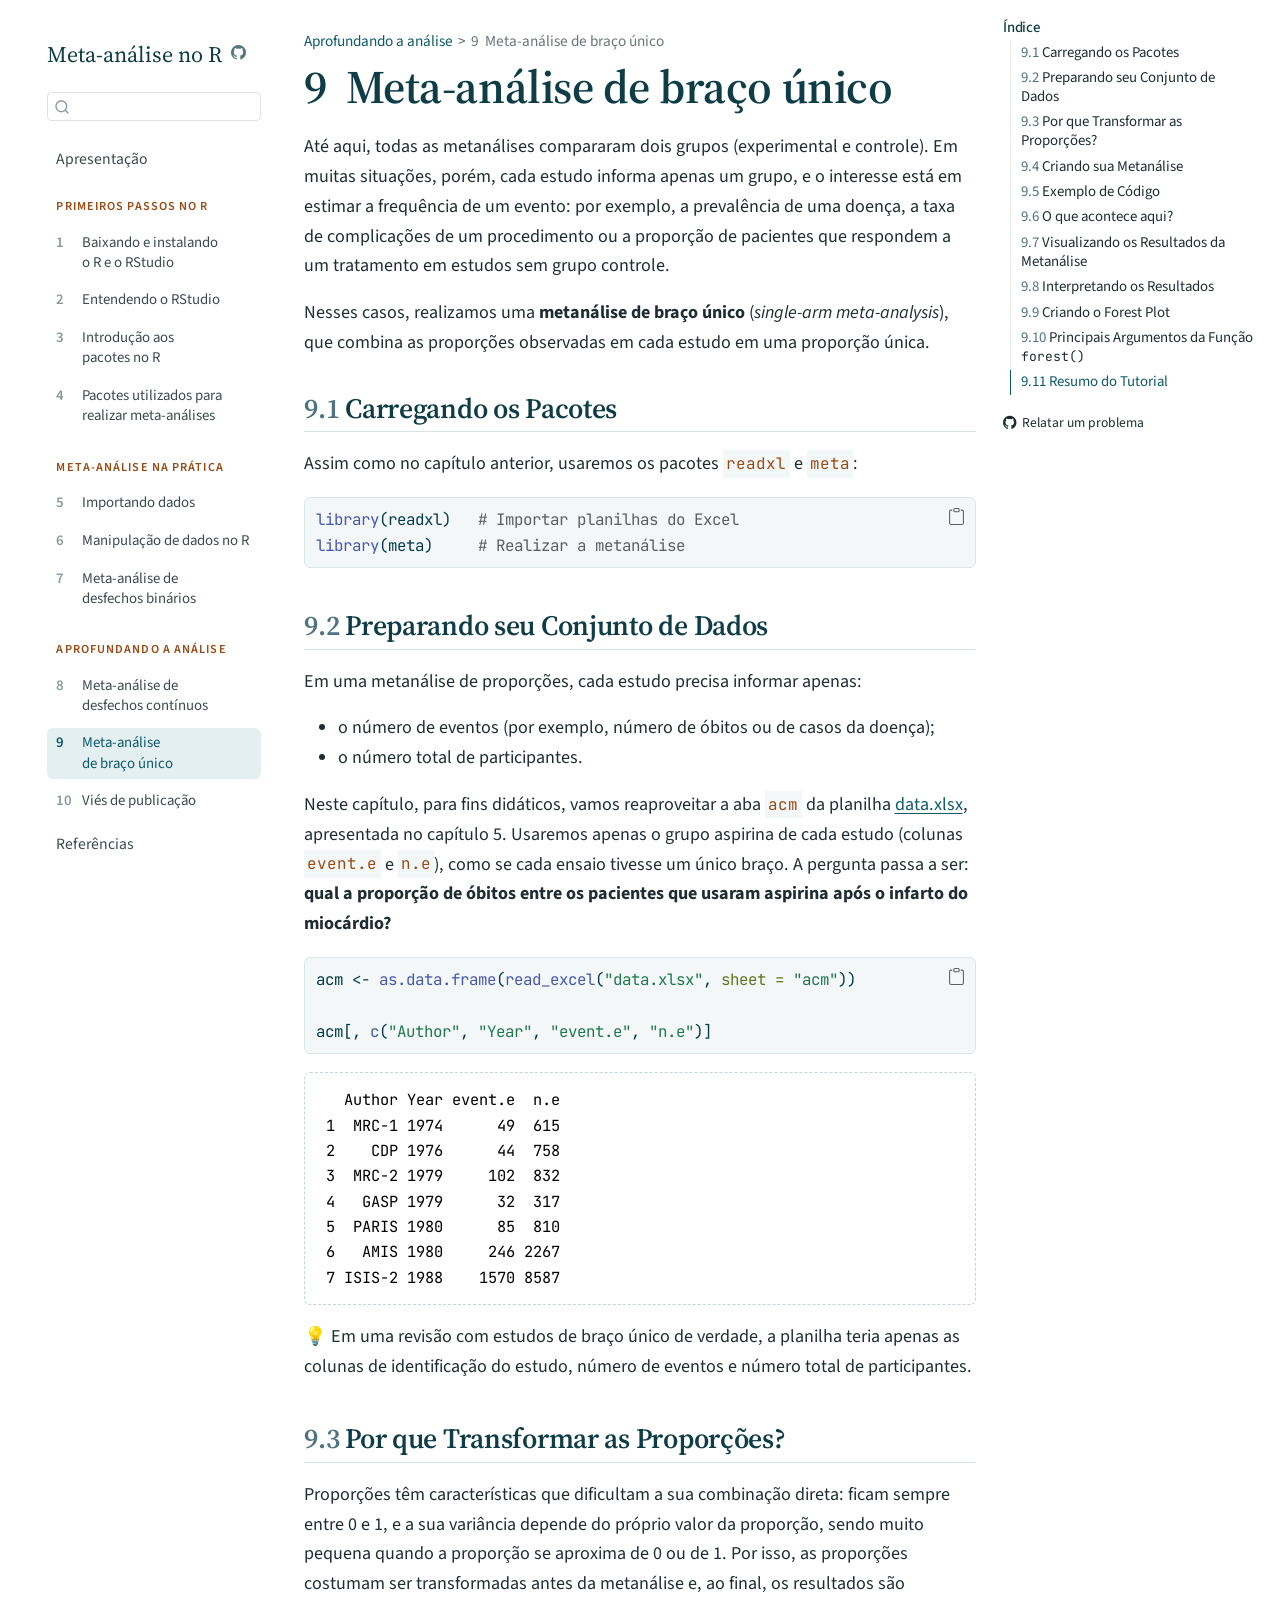
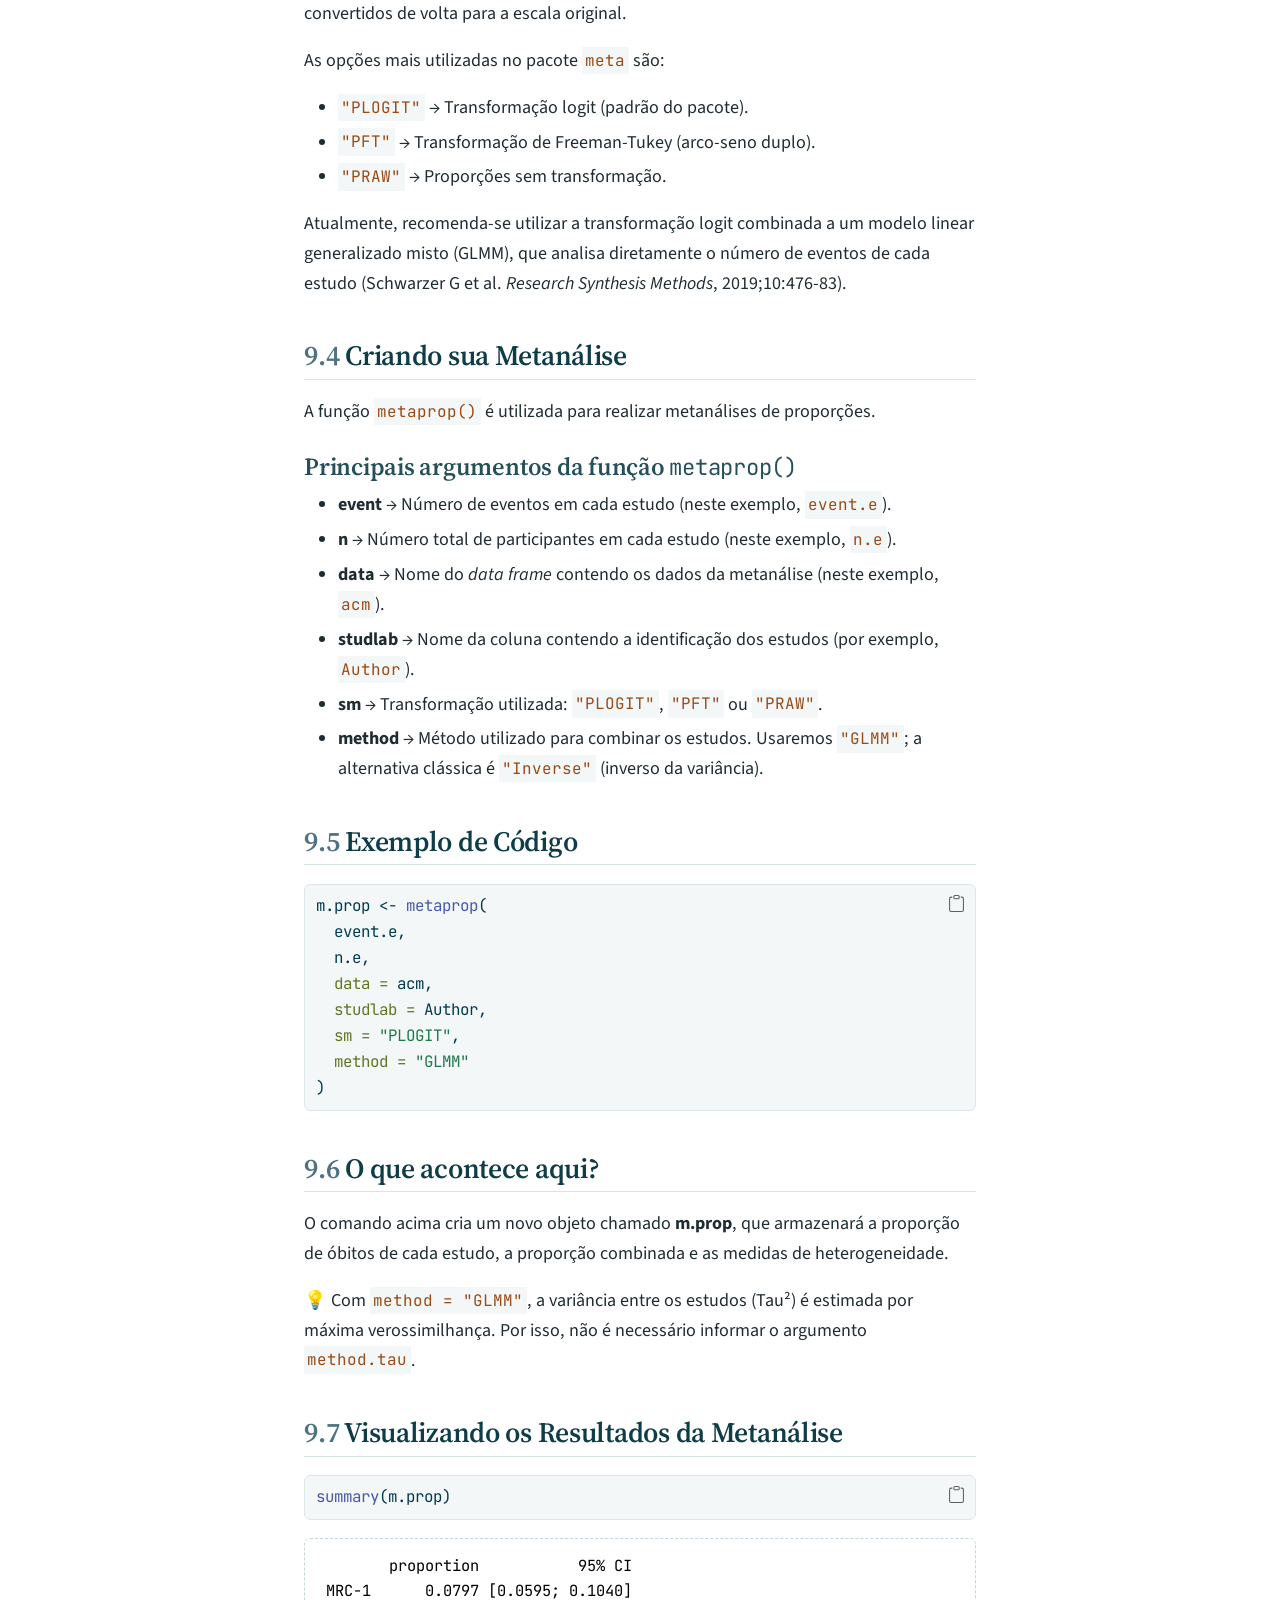
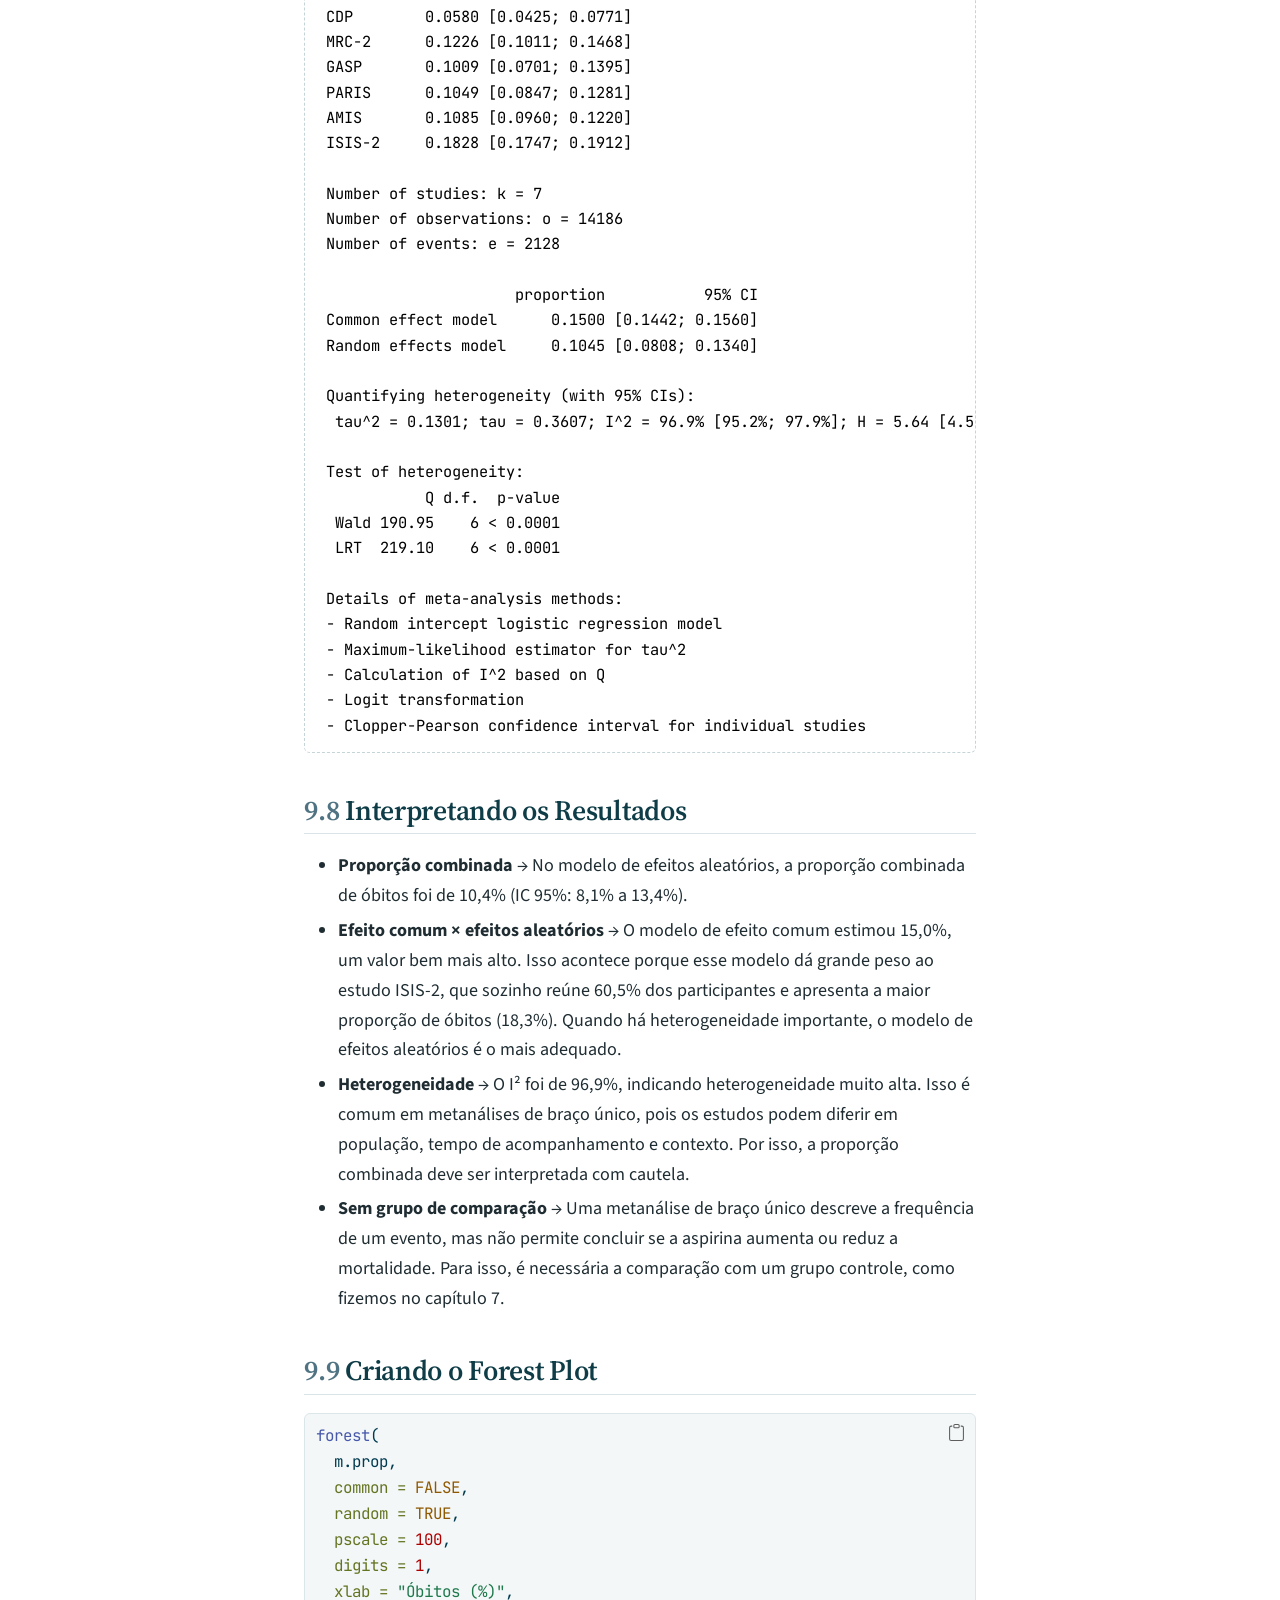
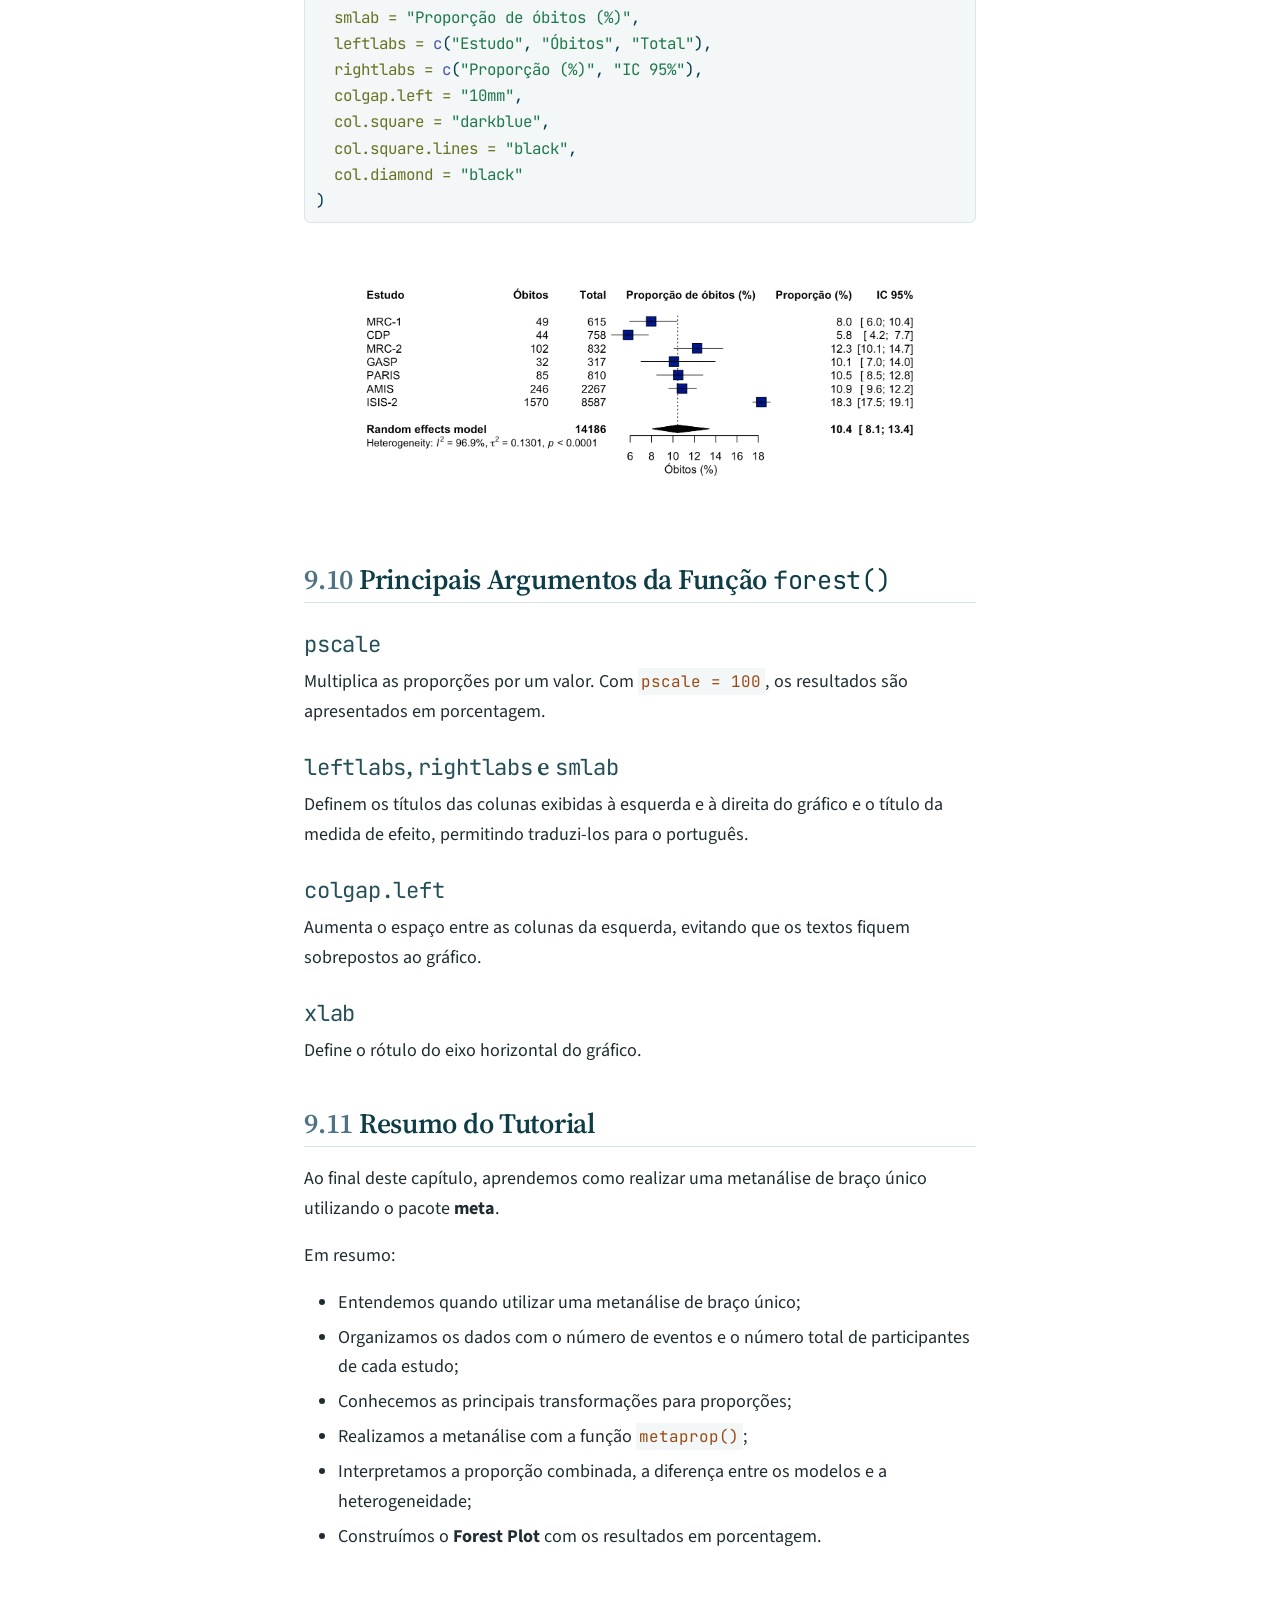
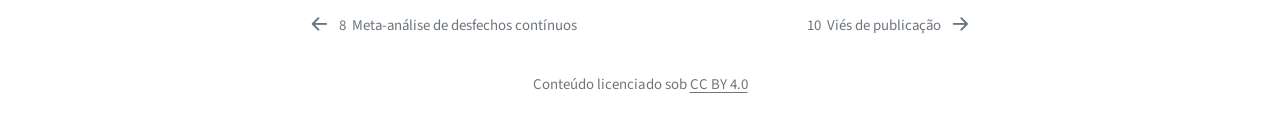
<file: cap09-metanalise-braco-unico.html>
<!DOCTYPE html>
<html xmlns="http://www.w3.org/1999/xhtml" lang="pt" xml:lang="pt"><head>

<meta charset="utf-8">
<meta name="generator" content="quarto-1.8.25">

<meta name="viewport" content="width=device-width, initial-scale=1.0, user-scalable=yes">


<title>9&nbsp; Meta-análise de braço único – Meta-análise no R</title>
<style>
code{white-space: pre-wrap;}
span.smallcaps{font-variant: small-caps;}
div.columns{display: flex; gap: min(4vw, 1.5em);}
div.column{flex: auto; overflow-x: auto;}
div.hanging-indent{margin-left: 1.5em; text-indent: -1.5em;}
ul.task-list{list-style: none;}
ul.task-list li input[type="checkbox"] {
  width: 0.8em;
  margin: 0 0.8em 0.2em -1em; /* quarto-specific, see https://github.com/quarto-dev/quarto-cli/issues/4556 */ 
  vertical-align: middle;
}
/* CSS for syntax highlighting */
html { -webkit-text-size-adjust: 100%; }
pre > code.sourceCode { white-space: pre; position: relative; }
pre > code.sourceCode > span { display: inline-block; line-height: 1.25; }
pre > code.sourceCode > span:empty { height: 1.2em; }
.sourceCode { overflow: visible; }
code.sourceCode > span { color: inherit; text-decoration: inherit; }
div.sourceCode { margin: 1em 0; }
pre.sourceCode { margin: 0; }
@media screen {
div.sourceCode { overflow: auto; }
}
@media print {
pre > code.sourceCode { white-space: pre-wrap; }
pre > code.sourceCode > span { text-indent: -5em; padding-left: 5em; }
}
pre.numberSource code
  { counter-reset: source-line 0; }
pre.numberSource code > span
  { position: relative; left: -4em; counter-increment: source-line; }
pre.numberSource code > span > a:first-child::before
  { content: counter(source-line);
    position: relative; left: -1em; text-align: right; vertical-align: baseline;
    border: none; display: inline-block;
    -webkit-touch-callout: none; -webkit-user-select: none;
    -khtml-user-select: none; -moz-user-select: none;
    -ms-user-select: none; user-select: none;
    padding: 0 4px; width: 4em;
  }
pre.numberSource { margin-left: 3em;  padding-left: 4px; }
div.sourceCode
  {   }
@media screen {
pre > code.sourceCode > span > a:first-child::before { text-decoration: underline; }
}
</style>


<script src="site_libs/quarto-nav/quarto-nav.js"></script>
<script src="site_libs/quarto-nav/headroom.min.js"></script>
<script src="site_libs/clipboard/clipboard.min.js"></script>
<script src="site_libs/quarto-search/autocomplete.umd.js"></script>
<script src="site_libs/quarto-search/fuse.min.js"></script>
<script src="site_libs/quarto-search/quarto-search.js"></script>
<meta name="quarto:offset" content="./">
<link href="./cap10-vies-publicacao.html" rel="next">
<link href="./cap08-metanalise-continuos.html" rel="prev">
<link href="./imagens/favicon.svg" rel="icon" type="image/svg+xml">
<script src="site_libs/quarto-html/quarto.js" type="module"></script>
<script src="site_libs/quarto-html/tabsets/tabsets.js" type="module"></script>
<script src="site_libs/quarto-html/axe/axe-check.js" type="module"></script>
<script src="site_libs/quarto-html/popper.min.js"></script>
<script src="site_libs/quarto-html/tippy.umd.min.js"></script>
<script src="site_libs/quarto-html/anchor.min.js"></script>
<link href="site_libs/quarto-html/tippy.css" rel="stylesheet">
<link href="site_libs/quarto-html/quarto-syntax-highlighting-b311067de9bb61c87081b7a4fd9bc435.css" rel="stylesheet" id="quarto-text-highlighting-styles">
<script src="site_libs/bootstrap/bootstrap.min.js"></script>
<link href="site_libs/bootstrap/bootstrap-icons.css" rel="stylesheet">
<link href="site_libs/bootstrap/bootstrap-8f8930871a6f83626bb31d1f1603a1c0.min.css" rel="stylesheet" append-hash="true" id="quarto-bootstrap" data-mode="light">
<script id="quarto-search-options" type="application/json">{
  "location": "sidebar",
  "copy-button": false,
  "collapse-after": 3,
  "panel-placement": "start",
  "type": "textbox",
  "limit": 50,
  "keyboard-shortcut": [
    "f",
    "/",
    "s"
  ],
  "show-item-context": false,
  "language": {
    "search-no-results-text": "Nenhum resultado",
    "search-matching-documents-text": "documentos correspondentes",
    "search-copy-link-title": "Copiar link para a busca",
    "search-hide-matches-text": "Esconder correspondências adicionais",
    "search-more-match-text": "mais correspondência neste documento",
    "search-more-matches-text": "mais correspondências neste documento",
    "search-clear-button-title": "Limpar",
    "search-text-placeholder": "",
    "search-detached-cancel-button-title": "Cancelar",
    "search-submit-button-title": "Enviar",
    "search-label": "Procurar"
  }
}</script>
<link rel="preconnect" href="https://fonts.googleapis.com">
<link rel="preconnect" href="https://fonts.gstatic.com" crossorigin="">
<link href="https://fonts.googleapis.com/css2?family=JetBrains+Mono:wght@400;600&amp;family=Source+Sans+3:ital,wght@0,400;0,600;1,400&amp;family=Source+Serif+4:opsz,wght@8..60,600&amp;display=swap" rel="stylesheet">


</head>

<body class="nav-sidebar floating quarto-light">

<div id="quarto-search-results"></div>
  <header id="quarto-header" class="headroom fixed-top">
  <nav class="quarto-secondary-nav">
    <div class="container-fluid d-flex">
      <button type="button" class="quarto-btn-toggle btn" data-bs-toggle="collapse" role="button" data-bs-target=".quarto-sidebar-collapse-item" aria-controls="quarto-sidebar" aria-expanded="false" aria-label="Alternar barra lateral" onclick="if (window.quartoToggleHeadroom) { window.quartoToggleHeadroom(); }">
        <i class="bi bi-layout-text-sidebar-reverse"></i>
      </button>
        <nav class="quarto-page-breadcrumbs" aria-label="breadcrumb"><ol class="breadcrumb"><li class="breadcrumb-item"><a href="./cap08-metanalise-continuos.html">Aprofundando a análise</a></li><li class="breadcrumb-item"><a href="./cap09-metanalise-braco-unico.html"><span class="chapter-number">9</span>&nbsp; <span class="chapter-title">Meta-análise de braço único</span></a></li></ol></nav>
        <a class="flex-grow-1" role="navigation" data-bs-toggle="collapse" data-bs-target=".quarto-sidebar-collapse-item" aria-controls="quarto-sidebar" aria-expanded="false" aria-label="Alternar barra lateral" onclick="if (window.quartoToggleHeadroom) { window.quartoToggleHeadroom(); }">      
        </a>
      <button type="button" class="btn quarto-search-button" aria-label="Procurar" onclick="window.quartoOpenSearch();">
        <i class="bi bi-search"></i>
      </button>
    </div>
  </nav>
</header>
<!-- content -->
<div id="quarto-content" class="quarto-container page-columns page-rows-contents page-layout-article">
<!-- sidebar -->
  <nav id="quarto-sidebar" class="sidebar collapse collapse-horizontal quarto-sidebar-collapse-item sidebar-navigation floating overflow-auto">
    <div class="pt-lg-2 mt-2 text-left sidebar-header sidebar-header-stacked">
      <a href="./index.html" class="sidebar-logo-link">
      </a>
    <div class="sidebar-title mb-0 py-0">
      <a href="./">Meta-análise no R</a> 
        <div class="sidebar-tools-main">
    <a href="https://github.com/metanalise-r/metanalise-r.github.io" title="Código fonte" class="quarto-navigation-tool px-1" aria-label="Código fonte"><i class="bi bi-github"></i></a>
</div>
    </div>
      </div>
        <div class="mt-2 flex-shrink-0 align-items-center">
        <div class="sidebar-search">
        <div id="quarto-search" class="" title="Procurar"></div>
        </div>
        </div>
    <div class="sidebar-menu-container"> 
    <ul class="list-unstyled mt-1">
        <li class="sidebar-item">
  <div class="sidebar-item-container"> 
  <a href="./index.html" class="sidebar-item-text sidebar-link">
 <span class="menu-text">Apresentação</span></a>
  </div>
</li>
        <li class="sidebar-item sidebar-item-section">
      <div class="sidebar-item-container"> 
            <a class="sidebar-item-text sidebar-link text-start" data-bs-toggle="collapse" data-bs-target="#quarto-sidebar-section-1" role="navigation" aria-expanded="true">
 <span class="menu-text">Primeiros passos no R</span></a>
          <a class="sidebar-item-toggle text-start" data-bs-toggle="collapse" data-bs-target="#quarto-sidebar-section-1" role="navigation" aria-expanded="true" aria-label="Alternar seção">
            <i class="bi bi-chevron-right ms-2"></i>
          </a> 
      </div>
      <ul id="quarto-sidebar-section-1" class="collapse list-unstyled sidebar-section depth1 show">  
          <li class="sidebar-item">
  <div class="sidebar-item-container"> 
  <a href="./cap01-instalando-r-rstudio.html" class="sidebar-item-text sidebar-link">
 <span class="menu-text"><span class="chapter-number">1</span>&nbsp; <span class="chapter-title">Baixando e instalando o R e o RStudio</span></span></a>
  </div>
</li>
          <li class="sidebar-item">
  <div class="sidebar-item-container"> 
  <a href="./cap02-entendendo-rstudio.html" class="sidebar-item-text sidebar-link">
 <span class="menu-text"><span class="chapter-number">2</span>&nbsp; <span class="chapter-title">Entendendo o RStudio</span></span></a>
  </div>
</li>
          <li class="sidebar-item">
  <div class="sidebar-item-container"> 
  <a href="./cap03-introducao-pacotes.html" class="sidebar-item-text sidebar-link">
 <span class="menu-text"><span class="chapter-number">3</span>&nbsp; <span class="chapter-title">Introdução aos pacotes no R</span></span></a>
  </div>
</li>
          <li class="sidebar-item">
  <div class="sidebar-item-container"> 
  <a href="./cap04-pacotes-metanalise.html" class="sidebar-item-text sidebar-link">
 <span class="menu-text"><span class="chapter-number">4</span>&nbsp; <span class="chapter-title">Pacotes utilizados para realizar meta-análises</span></span></a>
  </div>
</li>
      </ul>
  </li>
        <li class="sidebar-item sidebar-item-section">
      <div class="sidebar-item-container"> 
            <a class="sidebar-item-text sidebar-link text-start" data-bs-toggle="collapse" data-bs-target="#quarto-sidebar-section-2" role="navigation" aria-expanded="true">
 <span class="menu-text">Meta-análise na prática</span></a>
          <a class="sidebar-item-toggle text-start" data-bs-toggle="collapse" data-bs-target="#quarto-sidebar-section-2" role="navigation" aria-expanded="true" aria-label="Alternar seção">
            <i class="bi bi-chevron-right ms-2"></i>
          </a> 
      </div>
      <ul id="quarto-sidebar-section-2" class="collapse list-unstyled sidebar-section depth1 show">  
          <li class="sidebar-item">
  <div class="sidebar-item-container"> 
  <a href="./cap05-importando-dados.html" class="sidebar-item-text sidebar-link">
 <span class="menu-text"><span class="chapter-number">5</span>&nbsp; <span class="chapter-title">Importando dados</span></span></a>
  </div>
</li>
          <li class="sidebar-item">
  <div class="sidebar-item-container"> 
  <a href="./cap06-manipulacao-dados.html" class="sidebar-item-text sidebar-link">
 <span class="menu-text"><span class="chapter-number">6</span>&nbsp; <span class="chapter-title">Manipulação de dados no R</span></span></a>
  </div>
</li>
          <li class="sidebar-item">
  <div class="sidebar-item-container"> 
  <a href="./cap07-metanalise-binarios.html" class="sidebar-item-text sidebar-link">
 <span class="menu-text"><span class="chapter-number">7</span>&nbsp; <span class="chapter-title">Meta-análise de desfechos binários</span></span></a>
  </div>
</li>
      </ul>
  </li>
        <li class="sidebar-item sidebar-item-section">
      <div class="sidebar-item-container"> 
            <a class="sidebar-item-text sidebar-link text-start" data-bs-toggle="collapse" data-bs-target="#quarto-sidebar-section-3" role="navigation" aria-expanded="true">
 <span class="menu-text">Aprofundando a análise</span></a>
          <a class="sidebar-item-toggle text-start" data-bs-toggle="collapse" data-bs-target="#quarto-sidebar-section-3" role="navigation" aria-expanded="true" aria-label="Alternar seção">
            <i class="bi bi-chevron-right ms-2"></i>
          </a> 
      </div>
      <ul id="quarto-sidebar-section-3" class="collapse list-unstyled sidebar-section depth1 show">  
          <li class="sidebar-item">
  <div class="sidebar-item-container"> 
  <a href="./cap08-metanalise-continuos.html" class="sidebar-item-text sidebar-link">
 <span class="menu-text"><span class="chapter-number">8</span>&nbsp; <span class="chapter-title">Meta-análise de desfechos contínuos</span></span></a>
  </div>
</li>
          <li class="sidebar-item">
  <div class="sidebar-item-container"> 
  <a href="./cap09-metanalise-braco-unico.html" class="sidebar-item-text sidebar-link active">
 <span class="menu-text"><span class="chapter-number">9</span>&nbsp; <span class="chapter-title">Meta-análise de braço único</span></span></a>
  </div>
</li>
          <li class="sidebar-item">
  <div class="sidebar-item-container"> 
  <a href="./cap10-vies-publicacao.html" class="sidebar-item-text sidebar-link">
 <span class="menu-text"><span class="chapter-number">10</span>&nbsp; <span class="chapter-title">Viés de publicação</span></span></a>
  </div>
</li>
      </ul>
  </li>
        <li class="sidebar-item">
  <div class="sidebar-item-container"> 
  <a href="./referencias.html" class="sidebar-item-text sidebar-link">
 <span class="menu-text">Referências</span></a>
  </div>
</li>
    </ul>
    </div>
</nav>
<div id="quarto-sidebar-glass" class="quarto-sidebar-collapse-item" data-bs-toggle="collapse" data-bs-target=".quarto-sidebar-collapse-item"></div>
<!-- margin-sidebar -->
    <div id="quarto-margin-sidebar" class="sidebar margin-sidebar">
        <nav id="TOC" role="doc-toc" class="toc-active">
    <h2 id="toc-title">Índice</h2>
   
  <ul>
  <li><a href="#carregando-os-pacotes" id="toc-carregando-os-pacotes" class="nav-link active" data-scroll-target="#carregando-os-pacotes"><span class="header-section-number">9.1</span> Carregando os Pacotes</a></li>
  <li><a href="#preparando-seu-conjunto-de-dados" id="toc-preparando-seu-conjunto-de-dados" class="nav-link" data-scroll-target="#preparando-seu-conjunto-de-dados"><span class="header-section-number">9.2</span> Preparando seu Conjunto de Dados</a></li>
  <li><a href="#por-que-transformar-as-proporções" id="toc-por-que-transformar-as-proporções" class="nav-link" data-scroll-target="#por-que-transformar-as-proporções"><span class="header-section-number">9.3</span> Por que Transformar as Proporções?</a></li>
  <li><a href="#criando-sua-metanálise" id="toc-criando-sua-metanálise" class="nav-link" data-scroll-target="#criando-sua-metanálise"><span class="header-section-number">9.4</span> Criando sua Metanálise</a>
  <ul class="collapse">
  <li><a href="#principais-argumentos-da-função-metaprop" id="toc-principais-argumentos-da-função-metaprop" class="nav-link" data-scroll-target="#principais-argumentos-da-função-metaprop">Principais argumentos da função <code>metaprop()</code></a></li>
  </ul></li>
  <li><a href="#exemplo-de-código" id="toc-exemplo-de-código" class="nav-link" data-scroll-target="#exemplo-de-código"><span class="header-section-number">9.5</span> Exemplo de Código</a></li>
  <li><a href="#o-que-acontece-aqui" id="toc-o-que-acontece-aqui" class="nav-link" data-scroll-target="#o-que-acontece-aqui"><span class="header-section-number">9.6</span> O que acontece aqui?</a></li>
  <li><a href="#visualizando-os-resultados-da-metanálise" id="toc-visualizando-os-resultados-da-metanálise" class="nav-link" data-scroll-target="#visualizando-os-resultados-da-metanálise"><span class="header-section-number">9.7</span> Visualizando os Resultados da Metanálise</a></li>
  <li><a href="#interpretando-os-resultados" id="toc-interpretando-os-resultados" class="nav-link" data-scroll-target="#interpretando-os-resultados"><span class="header-section-number">9.8</span> Interpretando os Resultados</a></li>
  <li><a href="#criando-o-forest-plot" id="toc-criando-o-forest-plot" class="nav-link" data-scroll-target="#criando-o-forest-plot"><span class="header-section-number">9.9</span> Criando o Forest Plot</a></li>
  <li><a href="#principais-argumentos-da-função-forest" id="toc-principais-argumentos-da-função-forest" class="nav-link" data-scroll-target="#principais-argumentos-da-função-forest"><span class="header-section-number">9.10</span> Principais Argumentos da Função <code>forest()</code></a>
  <ul class="collapse">
  <li><a href="#pscale" id="toc-pscale" class="nav-link" data-scroll-target="#pscale"><code>pscale</code></a></li>
  <li><a href="#leftlabs-rightlabs-e-smlab" id="toc-leftlabs-rightlabs-e-smlab" class="nav-link" data-scroll-target="#leftlabs-rightlabs-e-smlab"><code>leftlabs</code>, <code>rightlabs</code> e <code>smlab</code></a></li>
  <li><a href="#colgap.left" id="toc-colgap.left" class="nav-link" data-scroll-target="#colgap.left"><code>colgap.left</code></a></li>
  <li><a href="#xlab" id="toc-xlab" class="nav-link" data-scroll-target="#xlab"><code>xlab</code></a></li>
  </ul></li>
  <li><a href="#resumo-do-tutorial" id="toc-resumo-do-tutorial" class="nav-link" data-scroll-target="#resumo-do-tutorial"><span class="header-section-number">9.11</span> Resumo do Tutorial</a></li>
  </ul>
<div class="toc-actions"><ul><li><a href="https://github.com/metanalise-r/metanalise-r.github.io/issues/new" class="toc-action"><i class="bi bi-github"></i>Relatar um problema</a></li></ul></div></nav>
    </div>
<!-- main -->
<main class="content" id="quarto-document-content">

<header id="title-block-header" class="quarto-title-block default"><nav class="quarto-page-breadcrumbs quarto-title-breadcrumbs d-none d-lg-block" aria-label="breadcrumb"><ol class="breadcrumb"><li class="breadcrumb-item"><a href="./cap08-metanalise-continuos.html">Aprofundando a análise</a></li><li class="breadcrumb-item"><a href="./cap09-metanalise-braco-unico.html"><span class="chapter-number">9</span>&nbsp; <span class="chapter-title">Meta-análise de braço único</span></a></li></ol></nav>
<div class="quarto-title">
<h1 class="title"><span class="chapter-number">9</span>&nbsp; <span class="chapter-title">Meta-análise de braço único</span></h1>
</div>



<div class="quarto-title-meta">

    
  
    
  </div>
  


</header>


<p>Até aqui, todas as metanálises compararam dois grupos (experimental e controle). Em muitas situações, porém, cada estudo informa apenas um grupo, e o interesse está em estimar a frequência de um evento: por exemplo, a prevalência de uma doença, a taxa de complicações de um procedimento ou a proporção de pacientes que respondem a um tratamento em estudos sem grupo controle.</p>
<p>Nesses casos, realizamos uma <strong>metanálise de braço único</strong> (<em>single-arm meta-analysis</em>), que combina as proporções observadas em cada estudo em uma proporção única.</p>
<section id="carregando-os-pacotes" class="level2" data-number="9.1">
<h2 data-number="9.1" class="anchored" data-anchor-id="carregando-os-pacotes"><span class="header-section-number">9.1</span> Carregando os Pacotes</h2>
<p>Assim como no capítulo anterior, usaremos os pacotes <code>readxl</code> e <code>meta</code>:</p>
<div class="code-copy-outer-scaffold"><div class="sourceCode" id="cb1"><pre class="sourceCode r code-with-copy"><code class="sourceCode r"><span id="cb1-1"><a href="#cb1-1" aria-hidden="true" tabindex="-1"></a><span class="fu">library</span>(readxl)   <span class="co"># Importar planilhas do Excel</span></span>
<span id="cb1-2"><a href="#cb1-2" aria-hidden="true" tabindex="-1"></a><span class="fu">library</span>(meta)     <span class="co"># Realizar a metanálise</span></span></code></pre></div><button title="Copiar para a área de transferência" class="code-copy-button"><i class="bi"></i></button></div>
</section>
<section id="preparando-seu-conjunto-de-dados" class="level2" data-number="9.2">
<h2 data-number="9.2" class="anchored" data-anchor-id="preparando-seu-conjunto-de-dados"><span class="header-section-number">9.2</span> Preparando seu Conjunto de Dados</h2>
<p>Em uma metanálise de proporções, cada estudo precisa informar apenas:</p>
<ul>
<li>o número de eventos (por exemplo, número de óbitos ou de casos da doença);</li>
<li>o número total de participantes.</li>
</ul>
<p>Neste capítulo, para fins didáticos, vamos reaproveitar a aba <code>acm</code> da planilha <a href="data.xlsx">data.xlsx</a>, apresentada no capítulo 5. Usaremos apenas o grupo aspirina de cada estudo (colunas <code>event.e</code> e <code>n.e</code>), como se cada ensaio tivesse um único braço. A pergunta passa a ser: <strong>qual a proporção de óbitos entre os pacientes que usaram aspirina após o infarto do miocárdio?</strong></p>
<div class="cell">
<div class="code-copy-outer-scaffold"><div class="sourceCode cell-code" id="cb2"><pre class="sourceCode r code-with-copy"><code class="sourceCode r"><span id="cb2-1"><a href="#cb2-1" aria-hidden="true" tabindex="-1"></a>acm <span class="ot">&lt;-</span> <span class="fu">as.data.frame</span>(<span class="fu">read_excel</span>(<span class="st">"data.xlsx"</span>, <span class="at">sheet =</span> <span class="st">"acm"</span>))</span>
<span id="cb2-2"><a href="#cb2-2" aria-hidden="true" tabindex="-1"></a></span>
<span id="cb2-3"><a href="#cb2-3" aria-hidden="true" tabindex="-1"></a>acm[, <span class="fu">c</span>(<span class="st">"Author"</span>, <span class="st">"Year"</span>, <span class="st">"event.e"</span>, <span class="st">"n.e"</span>)]</span></code></pre></div><button title="Copiar para a área de transferência" class="code-copy-button"><i class="bi"></i></button></div>
<div class="cell-output cell-output-stdout">
<pre><code>  Author Year event.e  n.e
1  MRC-1 1974      49  615
2    CDP 1976      44  758
3  MRC-2 1979     102  832
4   GASP 1979      32  317
5  PARIS 1980      85  810
6   AMIS 1980     246 2267
7 ISIS-2 1988    1570 8587</code></pre>
</div>
</div>
<p>💡 Em uma revisão com estudos de braço único de verdade, a planilha teria apenas as colunas de identificação do estudo, número de eventos e número total de participantes.</p>
</section>
<section id="por-que-transformar-as-proporções" class="level2" data-number="9.3">
<h2 data-number="9.3" class="anchored" data-anchor-id="por-que-transformar-as-proporções"><span class="header-section-number">9.3</span> Por que Transformar as Proporções?</h2>
<p>Proporções têm características que dificultam a sua combinação direta: ficam sempre entre 0 e 1, e a sua variância depende do próprio valor da proporção, sendo muito pequena quando a proporção se aproxima de 0 ou de 1. Por isso, as proporções costumam ser transformadas antes da metanálise e, ao final, os resultados são convertidos de volta para a escala original.</p>
<p>As opções mais utilizadas no pacote <code>meta</code> são:</p>
<ul>
<li><p><strong><code>"PLOGIT"</code></strong> → Transformação logit (padrão do pacote).</p></li>
<li><p><strong><code>"PFT"</code></strong> → Transformação de Freeman-Tukey (arco-seno duplo).</p></li>
<li><p><strong><code>"PRAW"</code></strong> → Proporções sem transformação.</p></li>
</ul>
<p>Atualmente, recomenda-se utilizar a transformação logit combinada a um modelo linear generalizado misto (GLMM), que analisa diretamente o número de eventos de cada estudo (Schwarzer G et al.&nbsp;<em>Research Synthesis Methods</em>, 2019;10:476-83).</p>
</section>
<section id="criando-sua-metanálise" class="level2" data-number="9.4">
<h2 data-number="9.4" class="anchored" data-anchor-id="criando-sua-metanálise"><span class="header-section-number">9.4</span> Criando sua Metanálise</h2>
<p>A função <code>metaprop()</code> é utilizada para realizar metanálises de proporções.</p>
<section id="principais-argumentos-da-função-metaprop" class="level3">
<h3 class="anchored" data-anchor-id="principais-argumentos-da-função-metaprop">Principais argumentos da função <code>metaprop()</code></h3>
<ul>
<li><p><strong>event</strong> → Número de eventos em cada estudo (neste exemplo, <code>event.e</code>).</p></li>
<li><p><strong>n</strong> → Número total de participantes em cada estudo (neste exemplo, <code>n.e</code>).</p></li>
<li><p><strong>data</strong> → Nome do <em>data frame</em> contendo os dados da metanálise (neste exemplo, <code>acm</code>).</p></li>
<li><p><strong>studlab</strong> → Nome da coluna contendo a identificação dos estudos (por exemplo, <code>Author</code>).</p></li>
<li><p><strong>sm</strong> → Transformação utilizada: <code>"PLOGIT"</code>, <code>"PFT"</code> ou <code>"PRAW"</code>.</p></li>
<li><p><strong>method</strong> → Método utilizado para combinar os estudos. Usaremos <code>"GLMM"</code>; a alternativa clássica é <code>"Inverse"</code> (inverso da variância).</p></li>
</ul>
</section>
</section>
<section id="exemplo-de-código" class="level2" data-number="9.5">
<h2 data-number="9.5" class="anchored" data-anchor-id="exemplo-de-código"><span class="header-section-number">9.5</span> Exemplo de Código</h2>
<div class="cell">
<div class="code-copy-outer-scaffold"><div class="sourceCode cell-code" id="cb4"><pre class="sourceCode r code-with-copy"><code class="sourceCode r"><span id="cb4-1"><a href="#cb4-1" aria-hidden="true" tabindex="-1"></a>m.prop <span class="ot">&lt;-</span> <span class="fu">metaprop</span>(</span>
<span id="cb4-2"><a href="#cb4-2" aria-hidden="true" tabindex="-1"></a>  event.e,</span>
<span id="cb4-3"><a href="#cb4-3" aria-hidden="true" tabindex="-1"></a>  n.e,</span>
<span id="cb4-4"><a href="#cb4-4" aria-hidden="true" tabindex="-1"></a>  <span class="at">data =</span> acm,</span>
<span id="cb4-5"><a href="#cb4-5" aria-hidden="true" tabindex="-1"></a>  <span class="at">studlab =</span> Author,</span>
<span id="cb4-6"><a href="#cb4-6" aria-hidden="true" tabindex="-1"></a>  <span class="at">sm =</span> <span class="st">"PLOGIT"</span>,</span>
<span id="cb4-7"><a href="#cb4-7" aria-hidden="true" tabindex="-1"></a>  <span class="at">method =</span> <span class="st">"GLMM"</span></span>
<span id="cb4-8"><a href="#cb4-8" aria-hidden="true" tabindex="-1"></a>)</span></code></pre></div><button title="Copiar para a área de transferência" class="code-copy-button"><i class="bi"></i></button></div>
</div>
</section>
<section id="o-que-acontece-aqui" class="level2" data-number="9.6">
<h2 data-number="9.6" class="anchored" data-anchor-id="o-que-acontece-aqui"><span class="header-section-number">9.6</span> O que acontece aqui?</h2>
<p>O comando acima cria um novo objeto chamado <strong>m.prop</strong>, que armazenará a proporção de óbitos de cada estudo, a proporção combinada e as medidas de heterogeneidade.</p>
<p>💡 Com <code>method = "GLMM"</code>, a variância entre os estudos (Tau²) é estimada por máxima verossimilhança. Por isso, não é necessário informar o argumento <code>method.tau</code>.</p>
</section>
<section id="visualizando-os-resultados-da-metanálise" class="level2" data-number="9.7">
<h2 data-number="9.7" class="anchored" data-anchor-id="visualizando-os-resultados-da-metanálise"><span class="header-section-number">9.7</span> Visualizando os Resultados da Metanálise</h2>
<div class="cell">
<div class="code-copy-outer-scaffold"><div class="sourceCode cell-code" id="cb5"><pre class="sourceCode r code-with-copy"><code class="sourceCode r"><span id="cb5-1"><a href="#cb5-1" aria-hidden="true" tabindex="-1"></a><span class="fu">summary</span>(m.prop)</span></code></pre></div><button title="Copiar para a área de transferência" class="code-copy-button"><i class="bi"></i></button></div>
<div class="cell-output cell-output-stdout">
<pre><code>       proportion           95% CI
MRC-1      0.0797 [0.0595; 0.1040]
CDP        0.0580 [0.0425; 0.0771]
MRC-2      0.1226 [0.1011; 0.1468]
GASP       0.1009 [0.0701; 0.1395]
PARIS      0.1049 [0.0847; 0.1281]
AMIS       0.1085 [0.0960; 0.1220]
ISIS-2     0.1828 [0.1747; 0.1912]

Number of studies: k = 7
Number of observations: o = 14186
Number of events: e = 2128

                     proportion           95% CI
Common effect model      0.1500 [0.1442; 0.1560]
Random effects model     0.1045 [0.0808; 0.1340]

Quantifying heterogeneity (with 95% CIs):
 tau^2 = 0.1301; tau = 0.3607; I^2 = 96.9% [95.2%; 97.9%]; H = 5.64 [4.58; 6.95]

Test of heterogeneity:
           Q d.f.  p-value
 Wald 190.95    6 &lt; 0.0001
 LRT  219.10    6 &lt; 0.0001

Details of meta-analysis methods:
- Random intercept logistic regression model
- Maximum-likelihood estimator for tau^2
- Calculation of I^2 based on Q
- Logit transformation
- Clopper-Pearson confidence interval for individual studies</code></pre>
</div>
</div>
</section>
<section id="interpretando-os-resultados" class="level2" data-number="9.8">
<h2 data-number="9.8" class="anchored" data-anchor-id="interpretando-os-resultados"><span class="header-section-number">9.8</span> Interpretando os Resultados</h2>
<ul>
<li><p><strong>Proporção combinada</strong> → No modelo de efeitos aleatórios, a proporção combinada de óbitos foi de 10,4% (IC 95%: 8,1% a 13,4%).</p></li>
<li><p><strong>Efeito comum × efeitos aleatórios</strong> → O modelo de efeito comum estimou 15,0%, um valor bem mais alto. Isso acontece porque esse modelo dá grande peso ao estudo ISIS-2, que sozinho reúne 60,5% dos participantes e apresenta a maior proporção de óbitos (18,3%). Quando há heterogeneidade importante, o modelo de efeitos aleatórios é o mais adequado.</p></li>
<li><p><strong>Heterogeneidade</strong> → O I² foi de 96,9%, indicando heterogeneidade muito alta. Isso é comum em metanálises de braço único, pois os estudos podem diferir em população, tempo de acompanhamento e contexto. Por isso, a proporção combinada deve ser interpretada com cautela.</p></li>
<li><p><strong>Sem grupo de comparação</strong> → Uma metanálise de braço único descreve a frequência de um evento, mas não permite concluir se a aspirina aumenta ou reduz a mortalidade. Para isso, é necessária a comparação com um grupo controle, como fizemos no capítulo 7.</p></li>
</ul>
</section>
<section id="criando-o-forest-plot" class="level2" data-number="9.9">
<h2 data-number="9.9" class="anchored" data-anchor-id="criando-o-forest-plot"><span class="header-section-number">9.9</span> Criando o Forest Plot</h2>
<div class="cell">
<div class="code-copy-outer-scaffold"><div class="sourceCode cell-code" id="cb7"><pre class="sourceCode r code-with-copy"><code class="sourceCode r"><span id="cb7-1"><a href="#cb7-1" aria-hidden="true" tabindex="-1"></a><span class="fu">forest</span>(</span>
<span id="cb7-2"><a href="#cb7-2" aria-hidden="true" tabindex="-1"></a>  m.prop,</span>
<span id="cb7-3"><a href="#cb7-3" aria-hidden="true" tabindex="-1"></a>  <span class="at">common =</span> <span class="cn">FALSE</span>,</span>
<span id="cb7-4"><a href="#cb7-4" aria-hidden="true" tabindex="-1"></a>  <span class="at">random =</span> <span class="cn">TRUE</span>,</span>
<span id="cb7-5"><a href="#cb7-5" aria-hidden="true" tabindex="-1"></a>  <span class="at">pscale =</span> <span class="dv">100</span>,</span>
<span id="cb7-6"><a href="#cb7-6" aria-hidden="true" tabindex="-1"></a>  <span class="at">digits =</span> <span class="dv">1</span>,</span>
<span id="cb7-7"><a href="#cb7-7" aria-hidden="true" tabindex="-1"></a>  <span class="at">xlab =</span> <span class="st">"Óbitos (%)"</span>,</span>
<span id="cb7-8"><a href="#cb7-8" aria-hidden="true" tabindex="-1"></a>  <span class="at">smlab =</span> <span class="st">"Proporção de óbitos (%)"</span>,</span>
<span id="cb7-9"><a href="#cb7-9" aria-hidden="true" tabindex="-1"></a>  <span class="at">leftlabs =</span> <span class="fu">c</span>(<span class="st">"Estudo"</span>, <span class="st">"Óbitos"</span>, <span class="st">"Total"</span>),</span>
<span id="cb7-10"><a href="#cb7-10" aria-hidden="true" tabindex="-1"></a>  <span class="at">rightlabs =</span> <span class="fu">c</span>(<span class="st">"Proporção (%)"</span>, <span class="st">"IC 95%"</span>),</span>
<span id="cb7-11"><a href="#cb7-11" aria-hidden="true" tabindex="-1"></a>  <span class="at">colgap.left =</span> <span class="st">"10mm"</span>,</span>
<span id="cb7-12"><a href="#cb7-12" aria-hidden="true" tabindex="-1"></a>  <span class="at">col.square =</span> <span class="st">"darkblue"</span>,</span>
<span id="cb7-13"><a href="#cb7-13" aria-hidden="true" tabindex="-1"></a>  <span class="at">col.square.lines =</span> <span class="st">"black"</span>,</span>
<span id="cb7-14"><a href="#cb7-14" aria-hidden="true" tabindex="-1"></a>  <span class="at">col.diamond =</span> <span class="st">"black"</span></span>
<span id="cb7-15"><a href="#cb7-15" aria-hidden="true" tabindex="-1"></a>)</span></code></pre></div><button title="Copiar para a área de transferência" class="code-copy-button"><i class="bi"></i></button></div>
<div class="cell-output-display">
<div>
<figure class="figure">
<p><img src="cap09-metanalise-braco-unico_files/figure-html/unnamed-chunk-5-1.png" class="img-fluid figure-img" width="960"></p>
</figure>
</div>
</div>
</div>
</section>
<section id="principais-argumentos-da-função-forest" class="level2" data-number="9.10">
<h2 data-number="9.10" class="anchored" data-anchor-id="principais-argumentos-da-função-forest"><span class="header-section-number">9.10</span> Principais Argumentos da Função <code>forest()</code></h2>
<section id="pscale" class="level3">
<h3 class="anchored" data-anchor-id="pscale"><code>pscale</code></h3>
<p>Multiplica as proporções por um valor. Com <code>pscale = 100</code>, os resultados são apresentados em porcentagem.</p>
</section>
<section id="leftlabs-rightlabs-e-smlab" class="level3">
<h3 class="anchored" data-anchor-id="leftlabs-rightlabs-e-smlab"><code>leftlabs</code>, <code>rightlabs</code> e <code>smlab</code></h3>
<p>Definem os títulos das colunas exibidas à esquerda e à direita do gráfico e o título da medida de efeito, permitindo traduzi-los para o português.</p>
</section>
<section id="colgap.left" class="level3">
<h3 class="anchored" data-anchor-id="colgap.left"><code>colgap.left</code></h3>
<p>Aumenta o espaço entre as colunas da esquerda, evitando que os textos fiquem sobrepostos ao gráfico.</p>
</section>
<section id="xlab" class="level3">
<h3 class="anchored" data-anchor-id="xlab"><code>xlab</code></h3>
<p>Define o rótulo do eixo horizontal do gráfico.</p>
</section>
</section>
<section id="resumo-do-tutorial" class="level2" data-number="9.11">
<h2 data-number="9.11" class="anchored" data-anchor-id="resumo-do-tutorial"><span class="header-section-number">9.11</span> Resumo do Tutorial</h2>
<p>Ao final deste capítulo, aprendemos como realizar uma metanálise de braço único utilizando o pacote <strong>meta</strong>.</p>
<p>Em resumo:</p>
<ul>
<li><p>Entendemos quando utilizar uma metanálise de braço único;</p></li>
<li><p>Organizamos os dados com o número de eventos e o número total de participantes de cada estudo;</p></li>
<li><p>Conhecemos as principais transformações para proporções;</p></li>
<li><p>Realizamos a metanálise com a função <code>metaprop()</code>;</p></li>
<li><p>Interpretamos a proporção combinada, a diferença entre os modelos e a heterogeneidade;</p></li>
<li><p>Construímos o <strong>Forest Plot</strong> com os resultados em porcentagem.</p></li>
</ul>


</section>

</main> <!-- /main -->
<script id="quarto-html-after-body" type="application/javascript">
  window.document.addEventListener("DOMContentLoaded", function (event) {
    const icon = "";
    const anchorJS = new window.AnchorJS();
    anchorJS.options = {
      placement: 'right',
      icon: icon
    };
    anchorJS.add('.anchored');
    const isCodeAnnotation = (el) => {
      for (const clz of el.classList) {
        if (clz.startsWith('code-annotation-')) {                     
          return true;
        }
      }
      return false;
    }
    const onCopySuccess = function(e) {
      // button target
      const button = e.trigger;
      // don't keep focus
      button.blur();
      // flash "checked"
      button.classList.add('code-copy-button-checked');
      var currentTitle = button.getAttribute("title");
      button.setAttribute("title", "Copiada");
      let tooltip;
      if (window.bootstrap) {
        button.setAttribute("data-bs-toggle", "tooltip");
        button.setAttribute("data-bs-placement", "left");
        button.setAttribute("data-bs-title", "Copiada");
        tooltip = new bootstrap.Tooltip(button, 
          { trigger: "manual", 
            customClass: "code-copy-button-tooltip",
            offset: [0, -8]});
        tooltip.show();    
      }
      setTimeout(function() {
        if (tooltip) {
          tooltip.hide();
          button.removeAttribute("data-bs-title");
          button.removeAttribute("data-bs-toggle");
          button.removeAttribute("data-bs-placement");
        }
        button.setAttribute("title", currentTitle);
        button.classList.remove('code-copy-button-checked');
      }, 1000);
      // clear code selection
      e.clearSelection();
    }
    const getTextToCopy = function(trigger) {
      const outerScaffold = trigger.parentElement.cloneNode(true);
      const codeEl = outerScaffold.querySelector('code');
      for (const childEl of codeEl.children) {
        if (isCodeAnnotation(childEl)) {
          childEl.remove();
        }
      }
      return codeEl.innerText;
    }
    const clipboard = new window.ClipboardJS('.code-copy-button:not([data-in-quarto-modal])', {
      text: getTextToCopy
    });
    clipboard.on('success', onCopySuccess);
    if (window.document.getElementById('quarto-embedded-source-code-modal')) {
      const clipboardModal = new window.ClipboardJS('.code-copy-button[data-in-quarto-modal]', {
        text: getTextToCopy,
        container: window.document.getElementById('quarto-embedded-source-code-modal')
      });
      clipboardModal.on('success', onCopySuccess);
    }
      var localhostRegex = new RegExp(/^(?:http|https):\/\/localhost\:?[0-9]*\//);
      var mailtoRegex = new RegExp(/^mailto:/);
        var filterRegex = new RegExp("https:\/\/metanalise-r\.github\.io");
      var isInternal = (href) => {
          return filterRegex.test(href) || localhostRegex.test(href) || mailtoRegex.test(href);
      }
      // Inspect non-navigation links and adorn them if external
     var links = window.document.querySelectorAll('a[href]:not(.nav-link):not(.navbar-brand):not(.toc-action):not(.sidebar-link):not(.sidebar-item-toggle):not(.pagination-link):not(.no-external):not([aria-hidden]):not(.dropdown-item):not(.quarto-navigation-tool):not(.about-link)');
      for (var i=0; i<links.length; i++) {
        const link = links[i];
        if (!isInternal(link.href)) {
          // undo the damage that might have been done by quarto-nav.js in the case of
          // links that we want to consider external
          if (link.dataset.originalHref !== undefined) {
            link.href = link.dataset.originalHref;
          }
        }
      }
    function tippyHover(el, contentFn, onTriggerFn, onUntriggerFn) {
      const config = {
        allowHTML: true,
        maxWidth: 500,
        delay: 100,
        arrow: false,
        appendTo: function(el) {
            return el.parentElement;
        },
        interactive: true,
        interactiveBorder: 10,
        theme: 'quarto',
        placement: 'bottom-start',
      };
      if (contentFn) {
        config.content = contentFn;
      }
      if (onTriggerFn) {
        config.onTrigger = onTriggerFn;
      }
      if (onUntriggerFn) {
        config.onUntrigger = onUntriggerFn;
      }
      window.tippy(el, config); 
    }
    const noterefs = window.document.querySelectorAll('a[role="doc-noteref"]');
    for (var i=0; i<noterefs.length; i++) {
      const ref = noterefs[i];
      tippyHover(ref, function() {
        // use id or data attribute instead here
        let href = ref.getAttribute('data-footnote-href') || ref.getAttribute('href');
        try { href = new URL(href).hash; } catch {}
        const id = href.replace(/^#\/?/, "");
        const note = window.document.getElementById(id);
        if (note) {
          return note.innerHTML;
        } else {
          return "";
        }
      });
    }
    const xrefs = window.document.querySelectorAll('a.quarto-xref');
    const processXRef = (id, note) => {
      // Strip column container classes
      const stripColumnClz = (el) => {
        el.classList.remove("page-full", "page-columns");
        if (el.children) {
          for (const child of el.children) {
            stripColumnClz(child);
          }
        }
      }
      stripColumnClz(note)
      if (id === null || id.startsWith('sec-')) {
        // Special case sections, only their first couple elements
        const container = document.createElement("div");
        if (note.children && note.children.length > 2) {
          container.appendChild(note.children[0].cloneNode(true));
          for (let i = 1; i < note.children.length; i++) {
            const child = note.children[i];
            if (child.tagName === "P" && child.innerText === "") {
              continue;
            } else {
              container.appendChild(child.cloneNode(true));
              break;
            }
          }
          if (window.Quarto?.typesetMath) {
            window.Quarto.typesetMath(container);
          }
          return container.innerHTML
        } else {
          if (window.Quarto?.typesetMath) {
            window.Quarto.typesetMath(note);
          }
          return note.innerHTML;
        }
      } else {
        // Remove any anchor links if they are present
        const anchorLink = note.querySelector('a.anchorjs-link');
        if (anchorLink) {
          anchorLink.remove();
        }
        if (window.Quarto?.typesetMath) {
          window.Quarto.typesetMath(note);
        }
        if (note.classList.contains("callout")) {
          return note.outerHTML;
        } else {
          return note.innerHTML;
        }
      }
    }
    for (var i=0; i<xrefs.length; i++) {
      const xref = xrefs[i];
      tippyHover(xref, undefined, function(instance) {
        instance.disable();
        let url = xref.getAttribute('href');
        let hash = undefined; 
        if (url.startsWith('#')) {
          hash = url;
        } else {
          try { hash = new URL(url).hash; } catch {}
        }
        if (hash) {
          const id = hash.replace(/^#\/?/, "");
          const note = window.document.getElementById(id);
          if (note !== null) {
            try {
              const html = processXRef(id, note.cloneNode(true));
              instance.setContent(html);
            } finally {
              instance.enable();
              instance.show();
            }
          } else {
            // See if we can fetch this
            fetch(url.split('#')[0])
            .then(res => res.text())
            .then(html => {
              const parser = new DOMParser();
              const htmlDoc = parser.parseFromString(html, "text/html");
              const note = htmlDoc.getElementById(id);
              if (note !== null) {
                const html = processXRef(id, note);
                instance.setContent(html);
              } 
            }).finally(() => {
              instance.enable();
              instance.show();
            });
          }
        } else {
          // See if we can fetch a full url (with no hash to target)
          // This is a special case and we should probably do some content thinning / targeting
          fetch(url)
          .then(res => res.text())
          .then(html => {
            const parser = new DOMParser();
            const htmlDoc = parser.parseFromString(html, "text/html");
            const note = htmlDoc.querySelector('main.content');
            if (note !== null) {
              // This should only happen for chapter cross references
              // (since there is no id in the URL)
              // remove the first header
              if (note.children.length > 0 && note.children[0].tagName === "HEADER") {
                note.children[0].remove();
              }
              const html = processXRef(null, note);
              instance.setContent(html);
            } 
          }).finally(() => {
            instance.enable();
            instance.show();
          });
        }
      }, function(instance) {
      });
    }
        let selectedAnnoteEl;
        const selectorForAnnotation = ( cell, annotation) => {
          let cellAttr = 'data-code-cell="' + cell + '"';
          let lineAttr = 'data-code-annotation="' +  annotation + '"';
          const selector = 'span[' + cellAttr + '][' + lineAttr + ']';
          return selector;
        }
        const selectCodeLines = (annoteEl) => {
          const doc = window.document;
          const targetCell = annoteEl.getAttribute("data-target-cell");
          const targetAnnotation = annoteEl.getAttribute("data-target-annotation");
          const annoteSpan = window.document.querySelector(selectorForAnnotation(targetCell, targetAnnotation));
          const lines = annoteSpan.getAttribute("data-code-lines").split(",");
          const lineIds = lines.map((line) => {
            return targetCell + "-" + line;
          })
          let top = null;
          let height = null;
          let parent = null;
          if (lineIds.length > 0) {
              //compute the position of the single el (top and bottom and make a div)
              const el = window.document.getElementById(lineIds[0]);
              top = el.offsetTop;
              height = el.offsetHeight;
              parent = el.parentElement.parentElement;
            if (lineIds.length > 1) {
              const lastEl = window.document.getElementById(lineIds[lineIds.length - 1]);
              const bottom = lastEl.offsetTop + lastEl.offsetHeight;
              height = bottom - top;
            }
            if (top !== null && height !== null && parent !== null) {
              // cook up a div (if necessary) and position it 
              let div = window.document.getElementById("code-annotation-line-highlight");
              if (div === null) {
                div = window.document.createElement("div");
                div.setAttribute("id", "code-annotation-line-highlight");
                div.style.position = 'absolute';
                parent.appendChild(div);
              }
              div.style.top = top - 2 + "px";
              div.style.height = height + 4 + "px";
              div.style.left = 0;
              let gutterDiv = window.document.getElementById("code-annotation-line-highlight-gutter");
              if (gutterDiv === null) {
                gutterDiv = window.document.createElement("div");
                gutterDiv.setAttribute("id", "code-annotation-line-highlight-gutter");
                gutterDiv.style.position = 'absolute';
                const codeCell = window.document.getElementById(targetCell);
                const gutter = codeCell.querySelector('.code-annotation-gutter');
                gutter.appendChild(gutterDiv);
              }
              gutterDiv.style.top = top - 2 + "px";
              gutterDiv.style.height = height + 4 + "px";
            }
            selectedAnnoteEl = annoteEl;
          }
        };
        const unselectCodeLines = () => {
          const elementsIds = ["code-annotation-line-highlight", "code-annotation-line-highlight-gutter"];
          elementsIds.forEach((elId) => {
            const div = window.document.getElementById(elId);
            if (div) {
              div.remove();
            }
          });
          selectedAnnoteEl = undefined;
        };
          // Handle positioning of the toggle
      window.addEventListener(
        "resize",
        throttle(() => {
          elRect = undefined;
          if (selectedAnnoteEl) {
            selectCodeLines(selectedAnnoteEl);
          }
        }, 10)
      );
      function throttle(fn, ms) {
      let throttle = false;
      let timer;
        return (...args) => {
          if(!throttle) { // first call gets through
              fn.apply(this, args);
              throttle = true;
          } else { // all the others get throttled
              if(timer) clearTimeout(timer); // cancel #2
              timer = setTimeout(() => {
                fn.apply(this, args);
                timer = throttle = false;
              }, ms);
          }
        };
      }
        // Attach click handler to the DT
        const annoteDls = window.document.querySelectorAll('dt[data-target-cell]');
        for (const annoteDlNode of annoteDls) {
          annoteDlNode.addEventListener('click', (event) => {
            const clickedEl = event.target;
            if (clickedEl !== selectedAnnoteEl) {
              unselectCodeLines();
              const activeEl = window.document.querySelector('dt[data-target-cell].code-annotation-active');
              if (activeEl) {
                activeEl.classList.remove('code-annotation-active');
              }
              selectCodeLines(clickedEl);
              clickedEl.classList.add('code-annotation-active');
            } else {
              // Unselect the line
              unselectCodeLines();
              clickedEl.classList.remove('code-annotation-active');
            }
          });
        }
    const findCites = (el) => {
      const parentEl = el.parentElement;
      if (parentEl) {
        const cites = parentEl.dataset.cites;
        if (cites) {
          return {
            el,
            cites: cites.split(' ')
          };
        } else {
          return findCites(el.parentElement)
        }
      } else {
        return undefined;
      }
    };
    var bibliorefs = window.document.querySelectorAll('a[role="doc-biblioref"]');
    for (var i=0; i<bibliorefs.length; i++) {
      const ref = bibliorefs[i];
      const citeInfo = findCites(ref);
      if (citeInfo) {
        tippyHover(citeInfo.el, function() {
          var popup = window.document.createElement('div');
          citeInfo.cites.forEach(function(cite) {
            var citeDiv = window.document.createElement('div');
            citeDiv.classList.add('hanging-indent');
            citeDiv.classList.add('csl-entry');
            var biblioDiv = window.document.getElementById('ref-' + cite);
            if (biblioDiv) {
              citeDiv.innerHTML = biblioDiv.innerHTML;
            }
            popup.appendChild(citeDiv);
          });
          return popup.innerHTML;
        });
      }
    }
  });
  </script>
<nav class="page-navigation">
  <div class="nav-page nav-page-previous">
      <a href="./cap08-metanalise-continuos.html" class="pagination-link" aria-label="Meta-análise de desfechos contínuos">
        <i class="bi bi-arrow-left-short"></i> <span class="nav-page-text"><span class="chapter-number">8</span>&nbsp; <span class="chapter-title">Meta-análise de desfechos contínuos</span></span>
      </a>          
  </div>
  <div class="nav-page nav-page-next">
      <a href="./cap10-vies-publicacao.html" class="pagination-link" aria-label="Viés de publicação">
        <span class="nav-page-text"><span class="chapter-number">10</span>&nbsp; <span class="chapter-title">Viés de publicação</span></span> <i class="bi bi-arrow-right-short"></i>
      </a>
  </div>
</nav>
</div> <!-- /content -->
<footer class="footer">
  <div class="nav-footer">
    <div class="nav-footer-left">
      &nbsp;
    </div>   
    <div class="nav-footer-center">
<p>Conteúdo licenciado sob <a href="https://creativecommons.org/licenses/by/4.0/deed.pt-br">CC BY 4.0</a></p>
<div class="toc-actions d-sm-block d-md-none"><ul><li><a href="https://github.com/metanalise-r/metanalise-r.github.io/issues/new" class="toc-action"><i class="bi bi-github"></i>Relatar um problema</a></li></ul></div></div>
    <div class="nav-footer-right">
      &nbsp;
    </div>
  </div>
</footer>




</body></html>
</file>
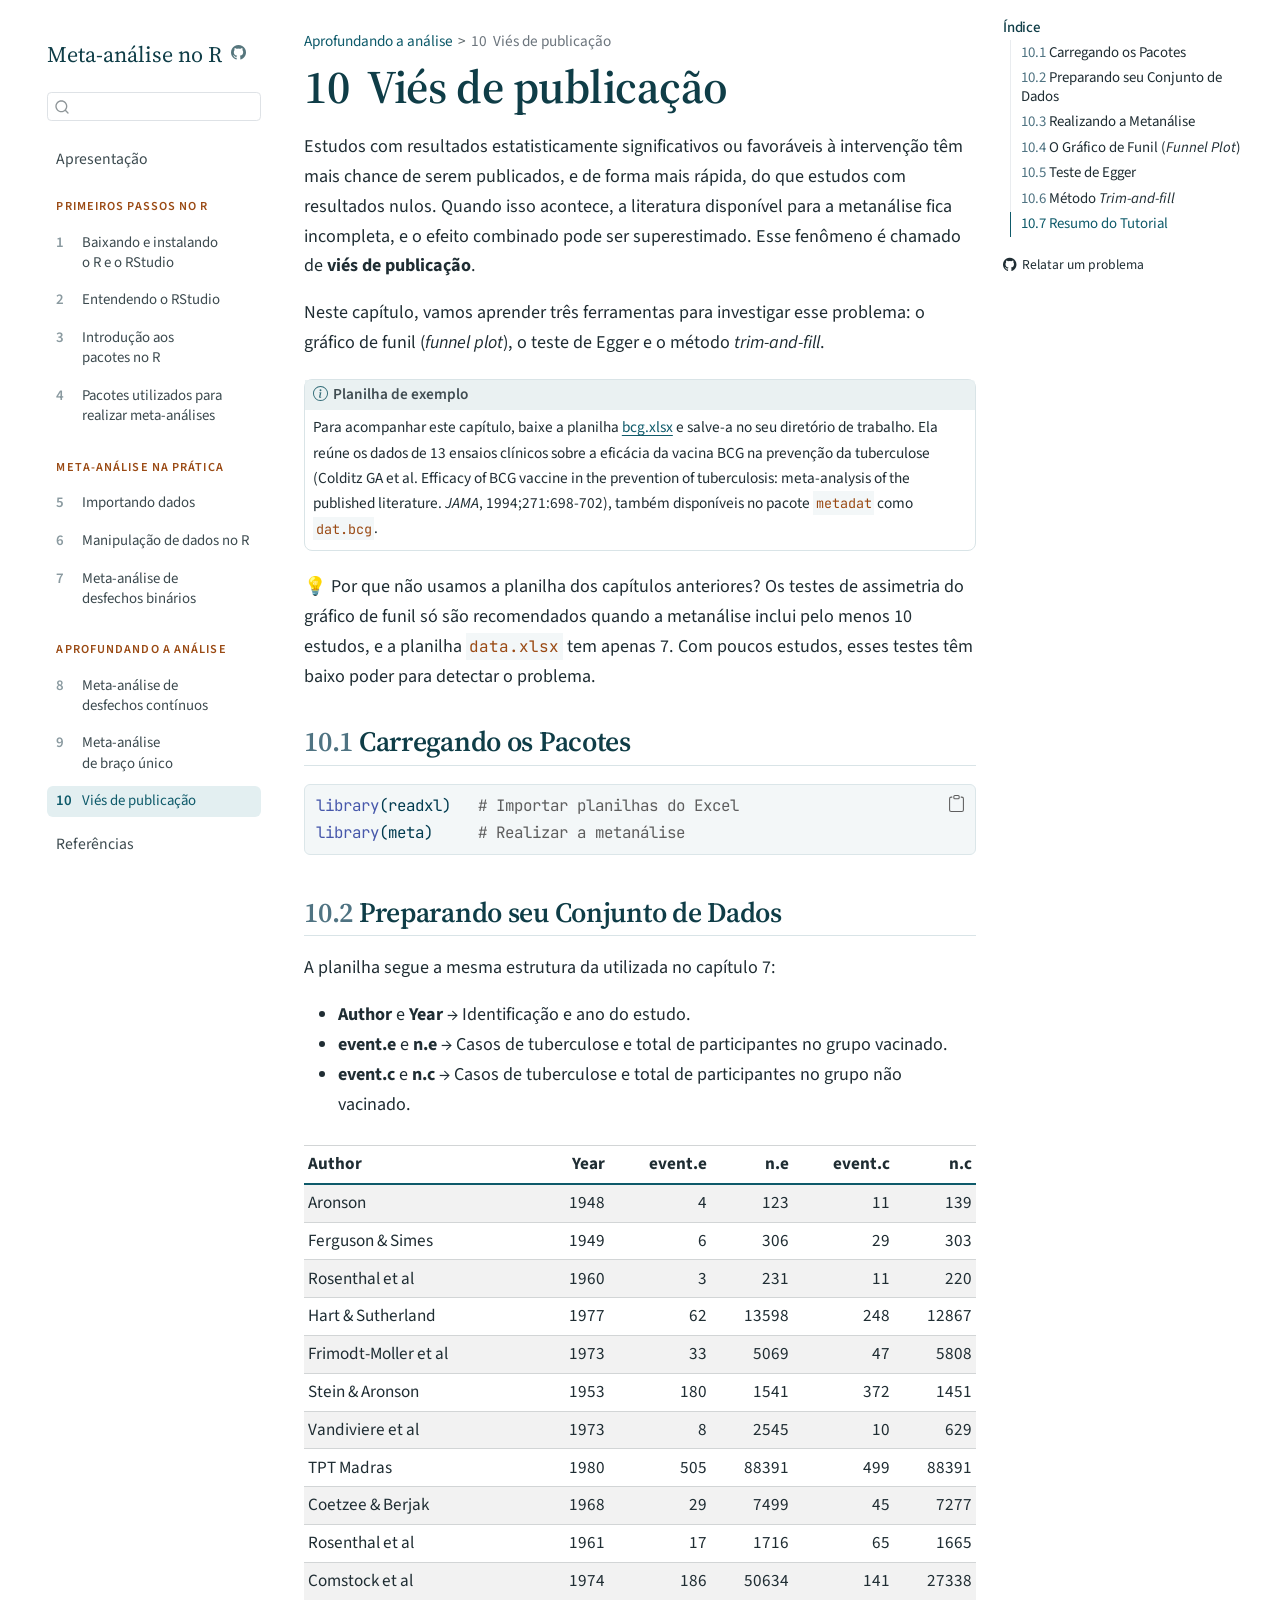
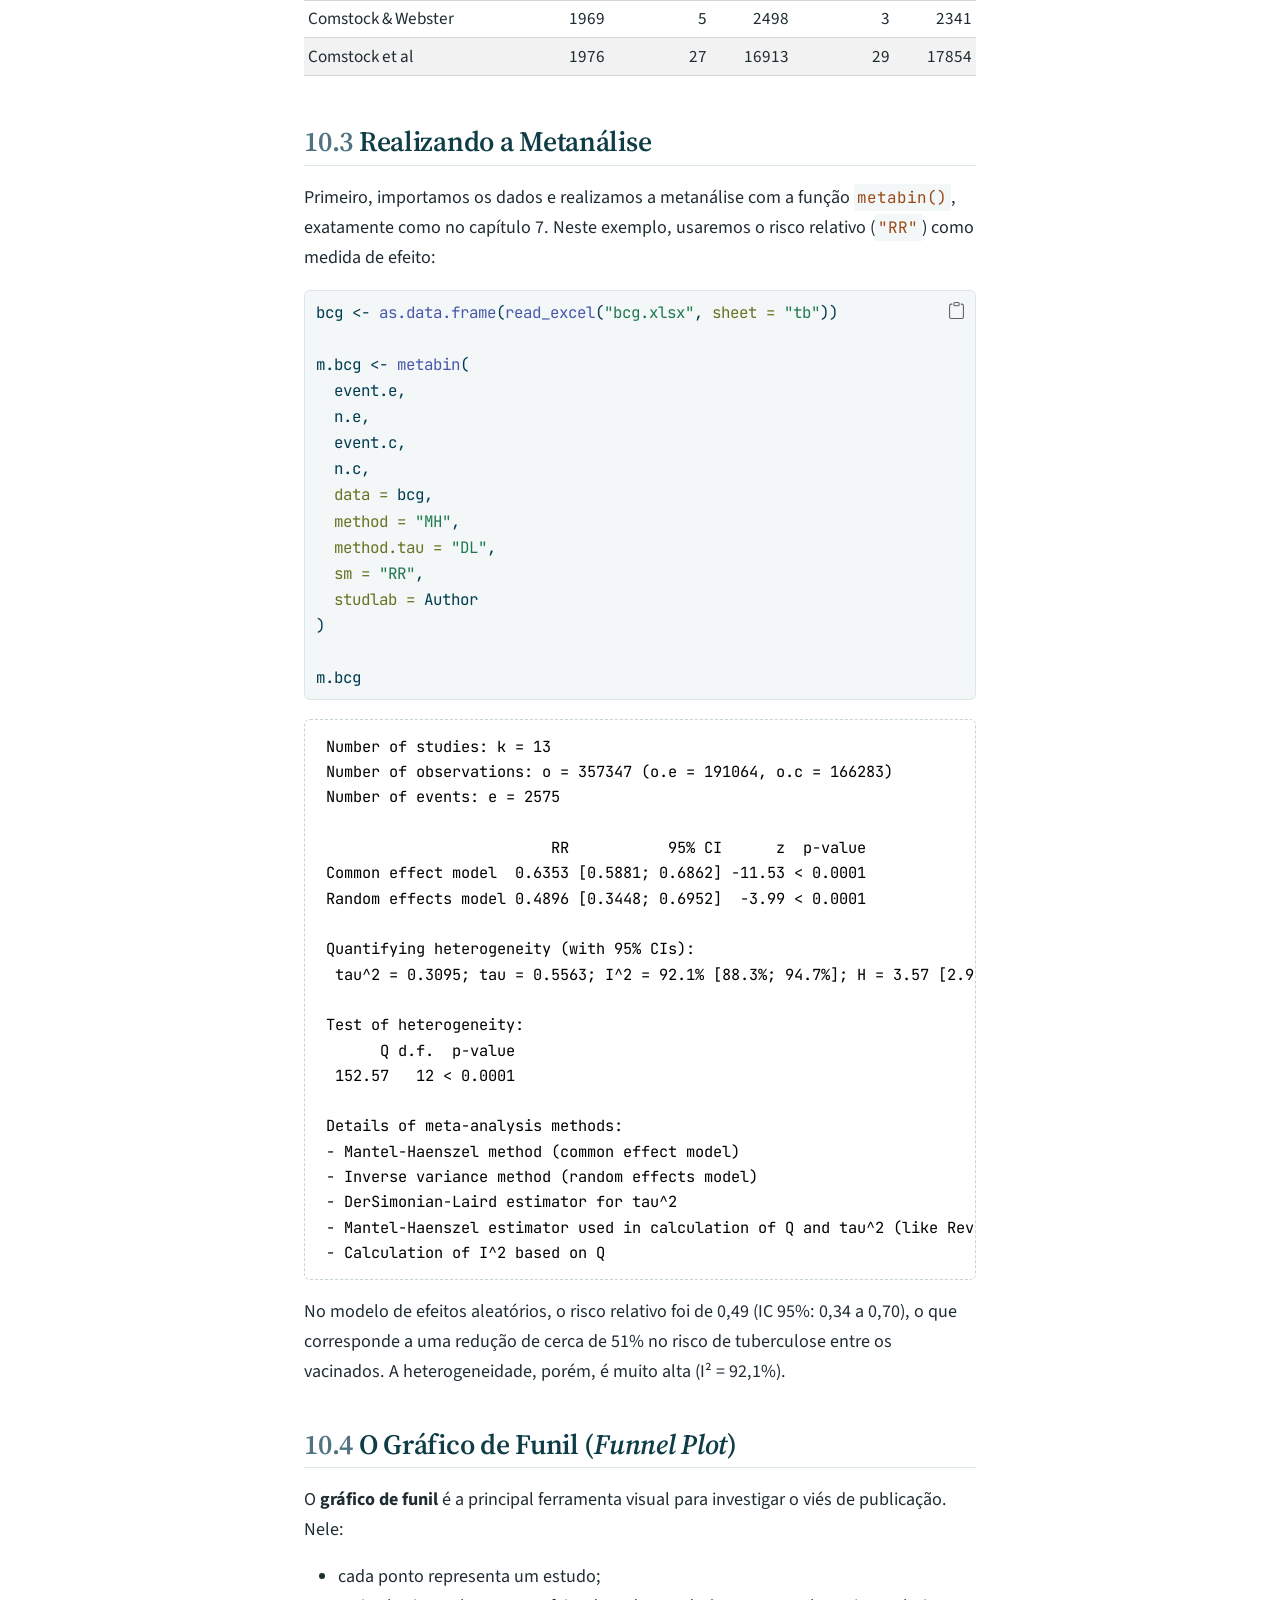
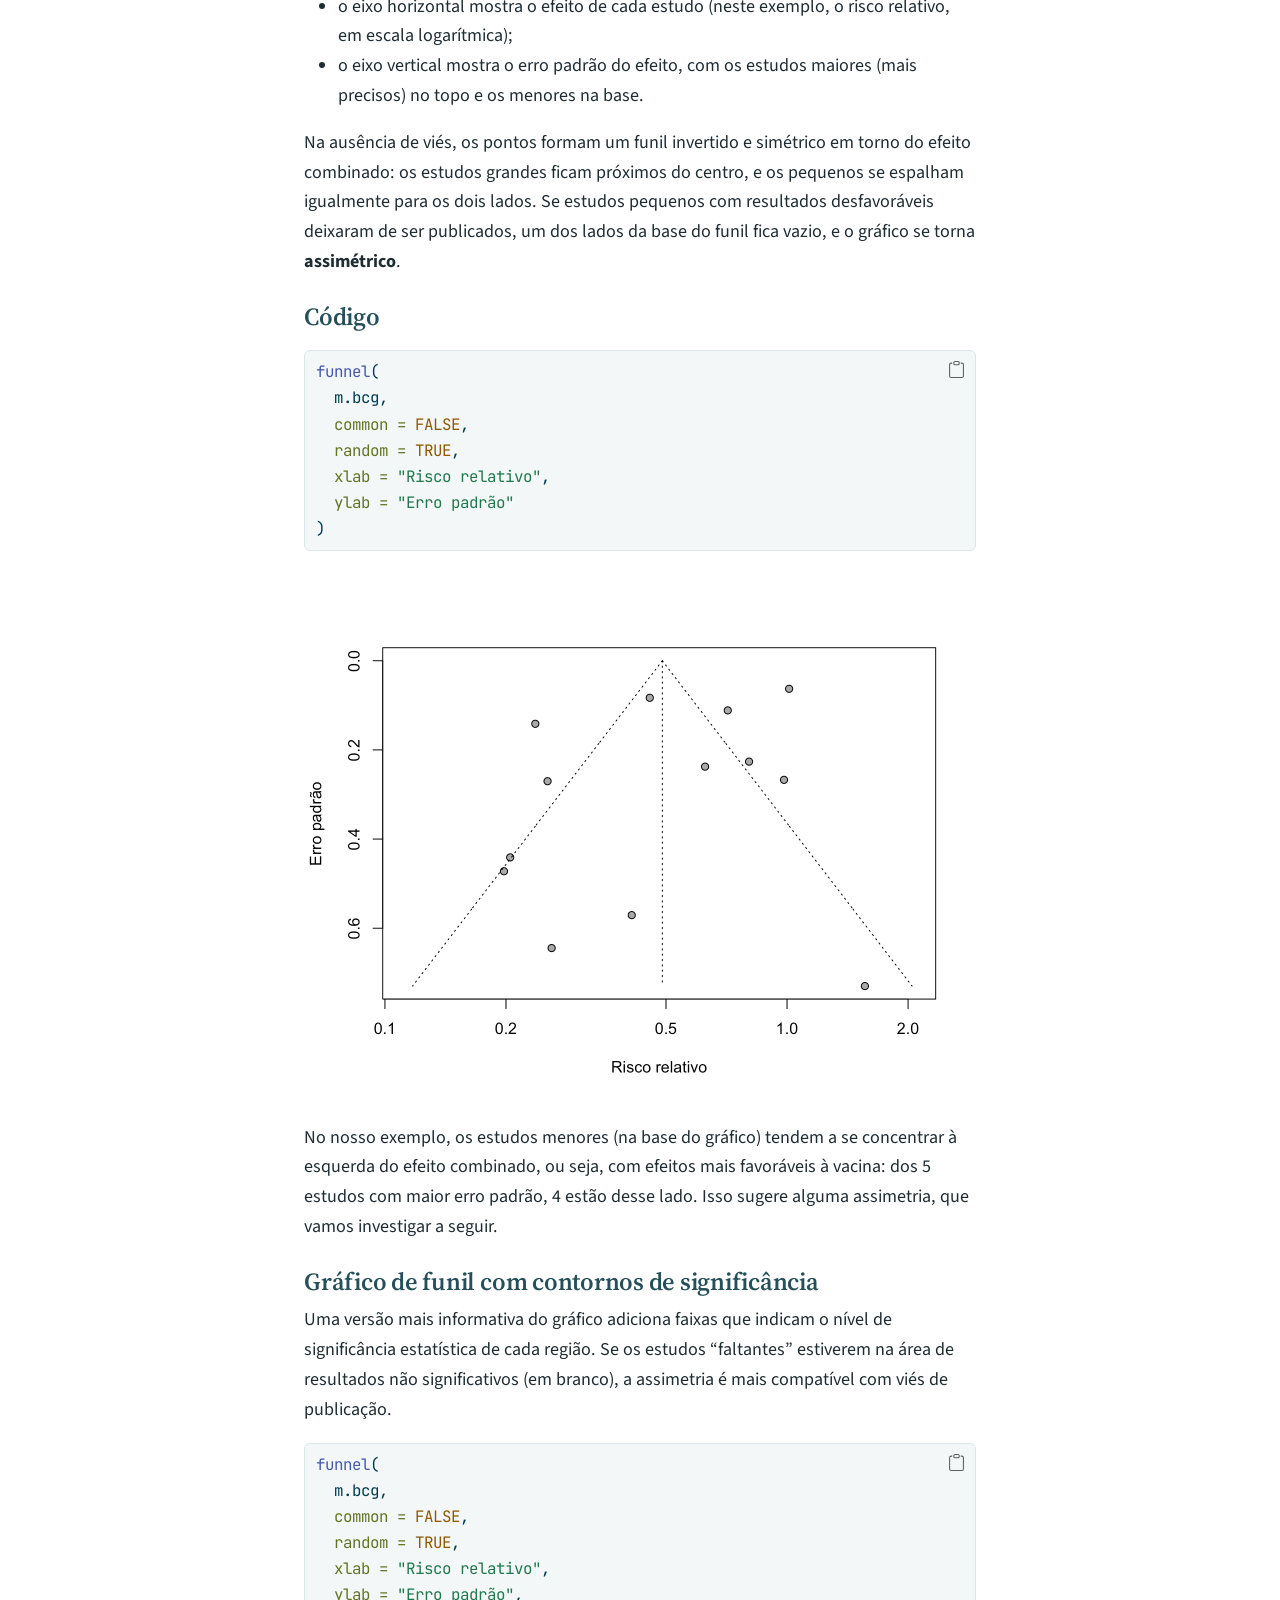
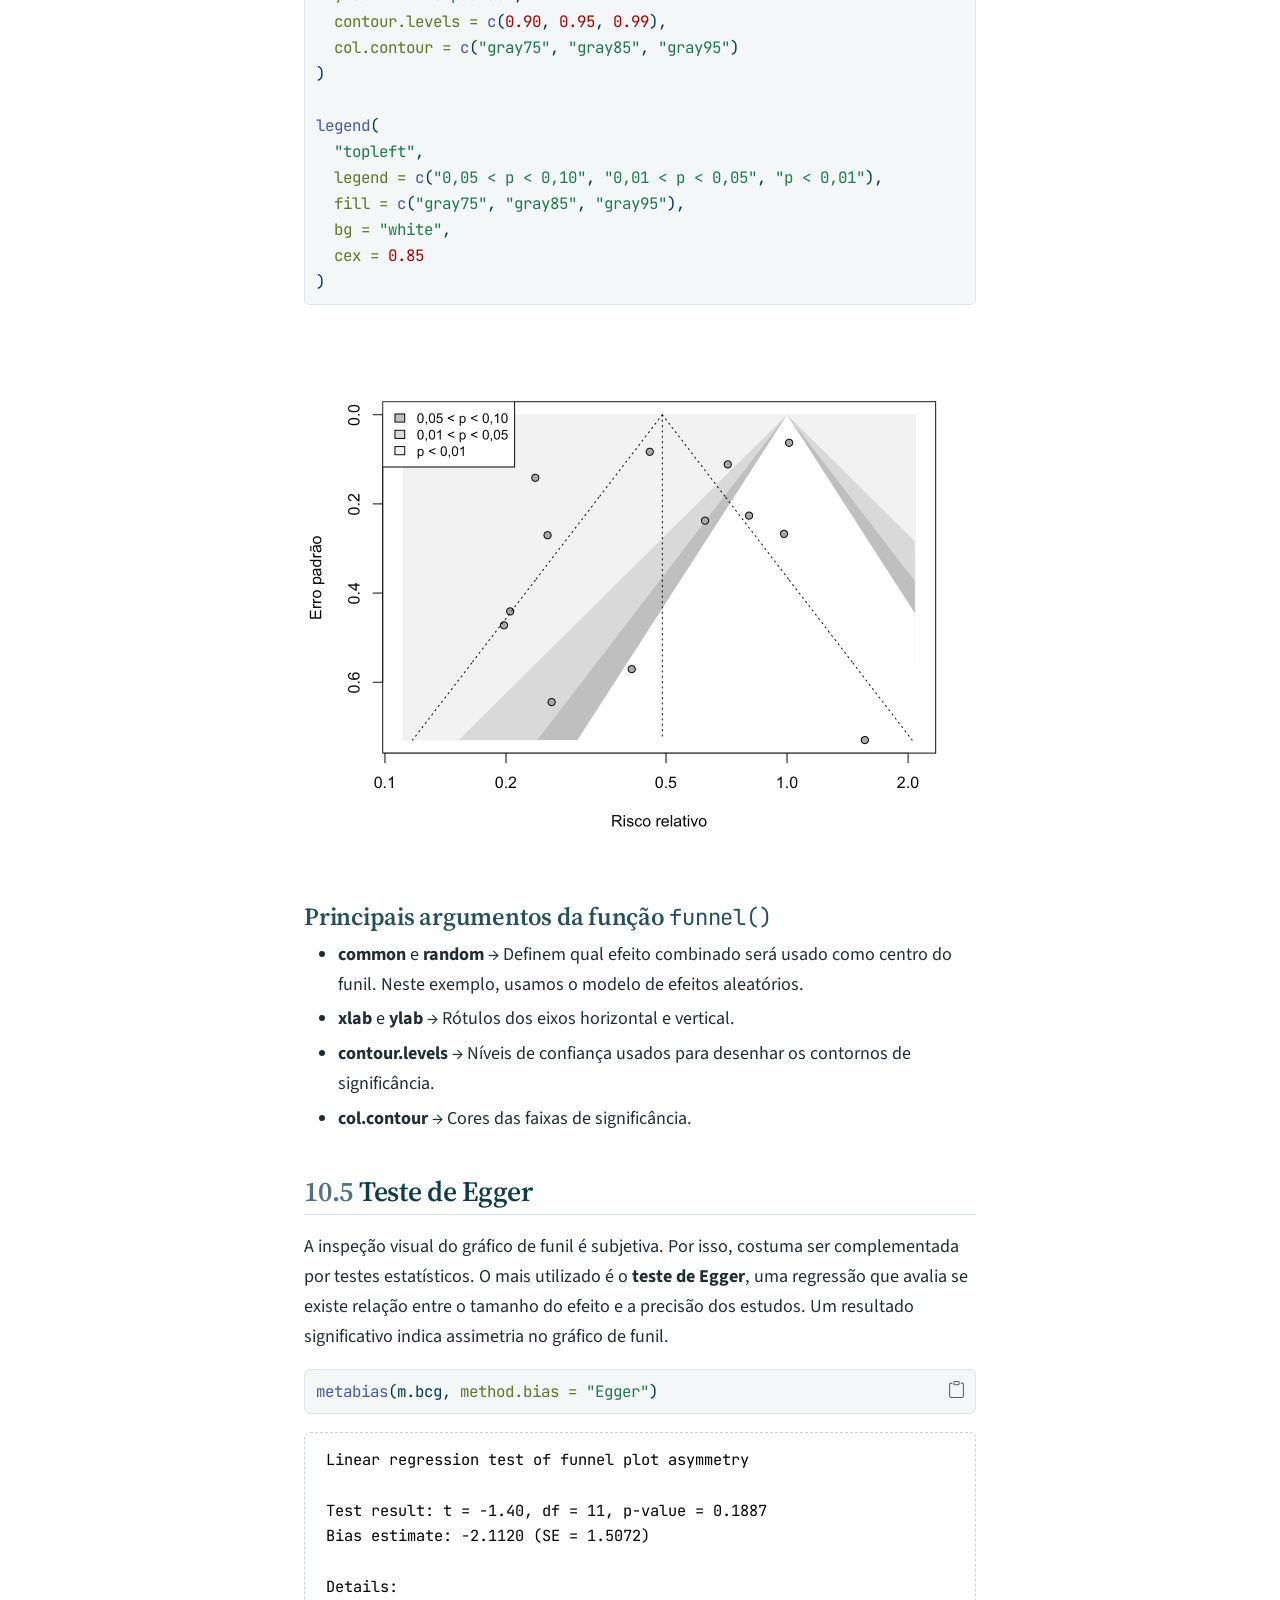
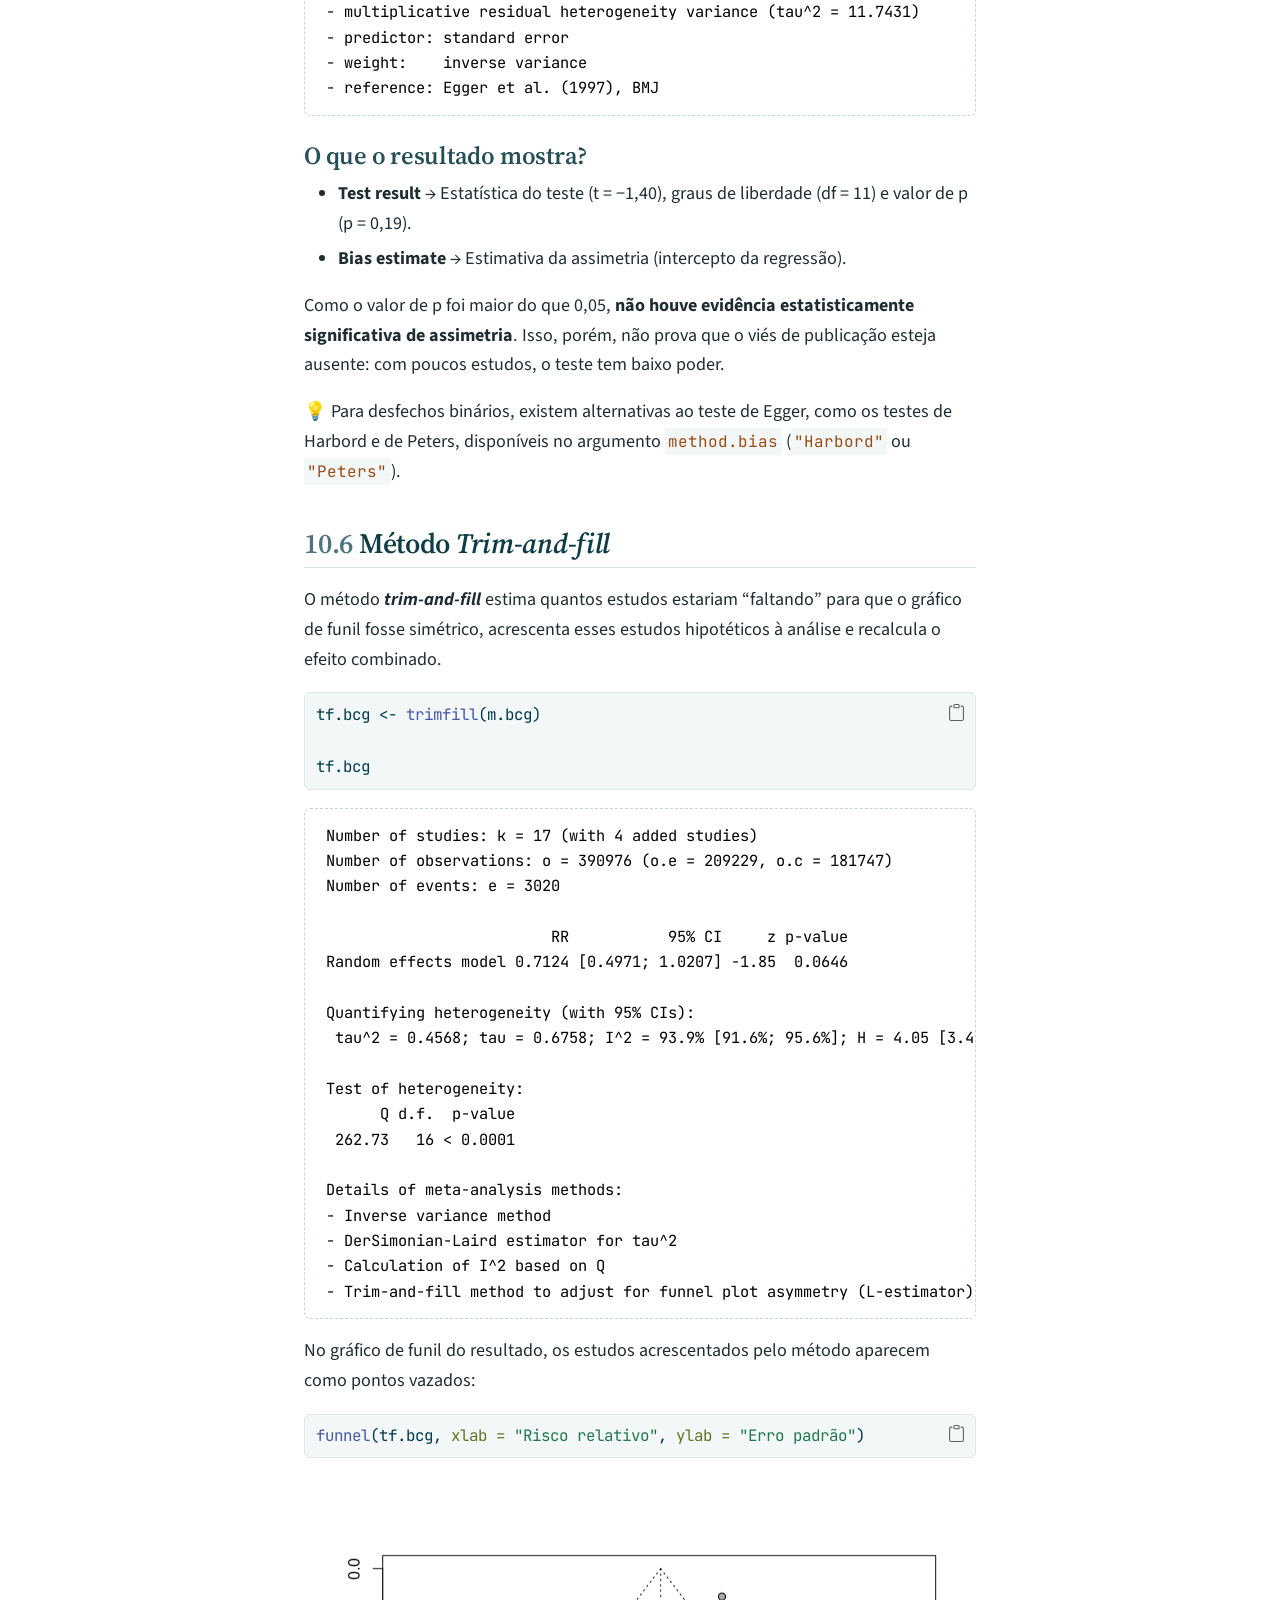
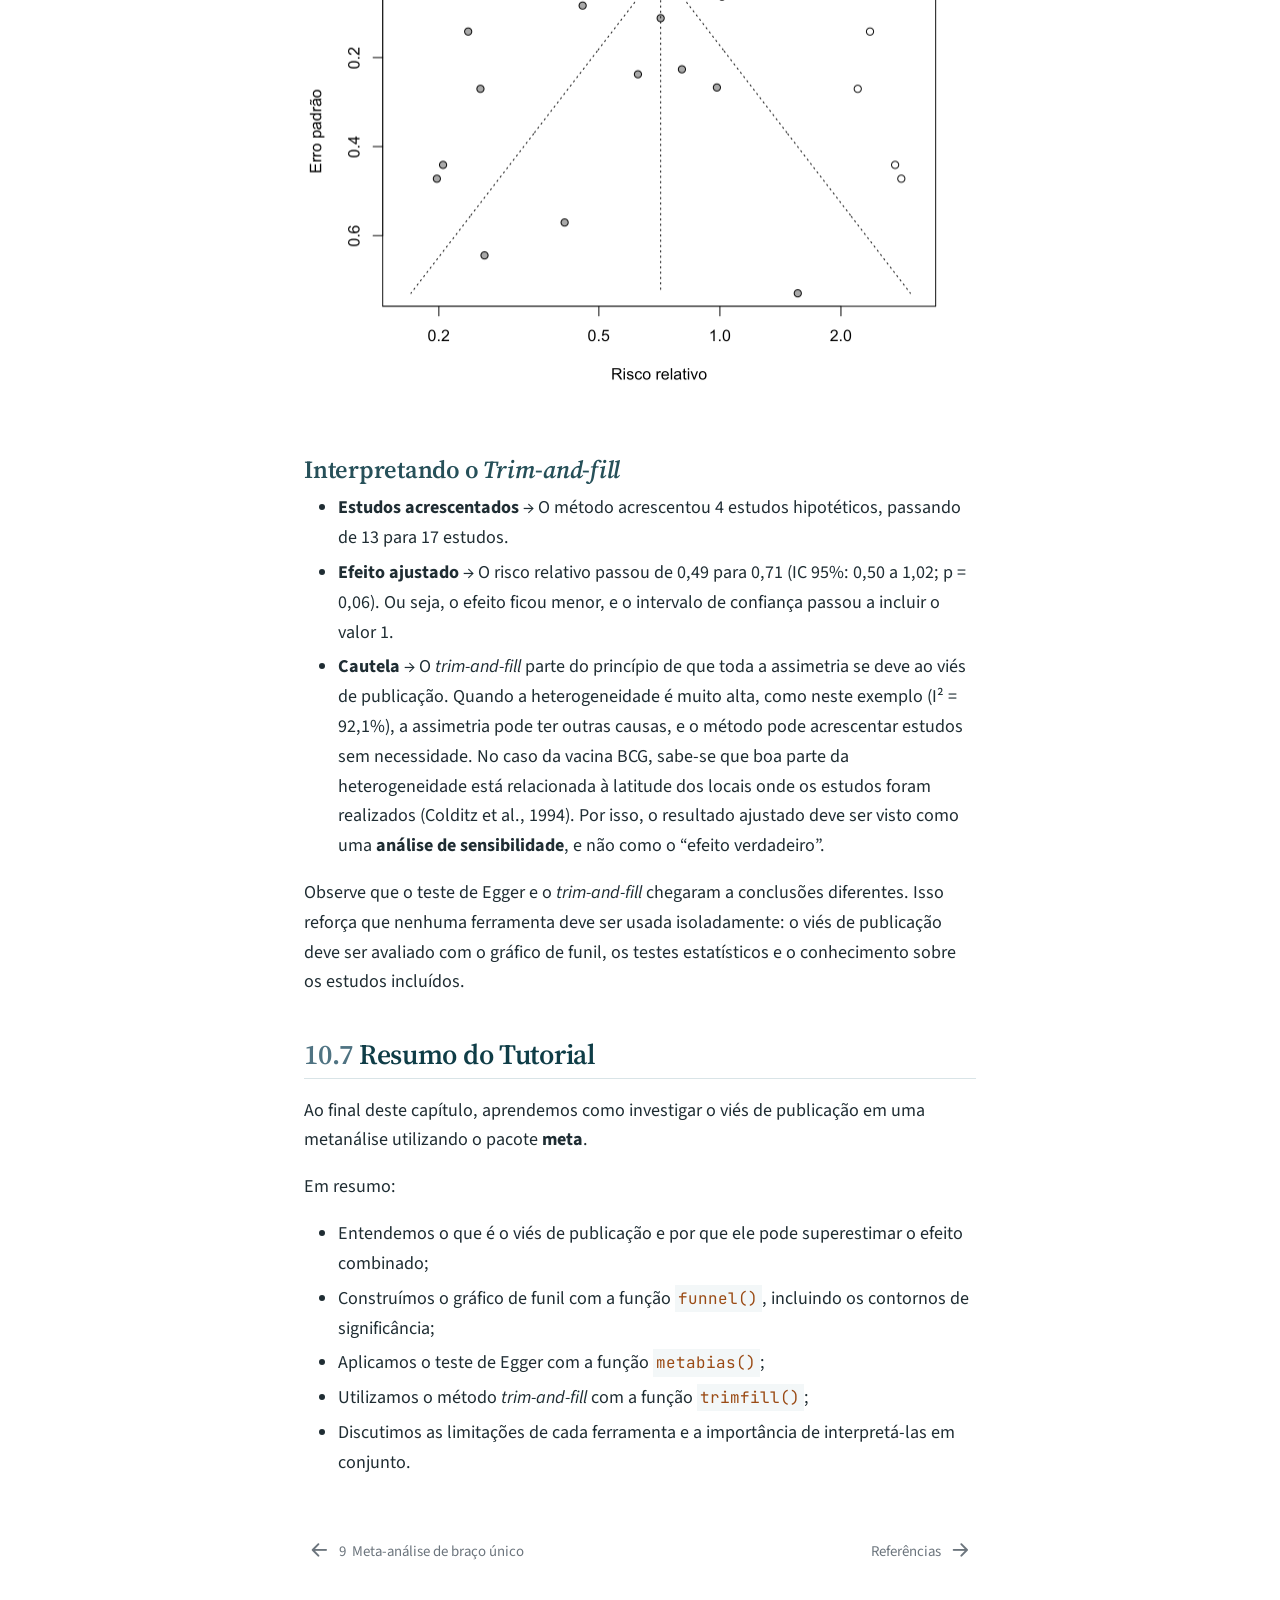
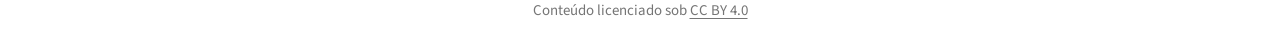
<file: cap10-vies-publicacao.html>
<!DOCTYPE html>
<html xmlns="http://www.w3.org/1999/xhtml" lang="pt" xml:lang="pt"><head>

<meta charset="utf-8">
<meta name="generator" content="quarto-1.8.25">

<meta name="viewport" content="width=device-width, initial-scale=1.0, user-scalable=yes">


<title>10&nbsp; Viés de publicação – Meta-análise no R</title>
<style>
code{white-space: pre-wrap;}
span.smallcaps{font-variant: small-caps;}
div.columns{display: flex; gap: min(4vw, 1.5em);}
div.column{flex: auto; overflow-x: auto;}
div.hanging-indent{margin-left: 1.5em; text-indent: -1.5em;}
ul.task-list{list-style: none;}
ul.task-list li input[type="checkbox"] {
  width: 0.8em;
  margin: 0 0.8em 0.2em -1em; /* quarto-specific, see https://github.com/quarto-dev/quarto-cli/issues/4556 */ 
  vertical-align: middle;
}
/* CSS for syntax highlighting */
html { -webkit-text-size-adjust: 100%; }
pre > code.sourceCode { white-space: pre; position: relative; }
pre > code.sourceCode > span { display: inline-block; line-height: 1.25; }
pre > code.sourceCode > span:empty { height: 1.2em; }
.sourceCode { overflow: visible; }
code.sourceCode > span { color: inherit; text-decoration: inherit; }
div.sourceCode { margin: 1em 0; }
pre.sourceCode { margin: 0; }
@media screen {
div.sourceCode { overflow: auto; }
}
@media print {
pre > code.sourceCode { white-space: pre-wrap; }
pre > code.sourceCode > span { text-indent: -5em; padding-left: 5em; }
}
pre.numberSource code
  { counter-reset: source-line 0; }
pre.numberSource code > span
  { position: relative; left: -4em; counter-increment: source-line; }
pre.numberSource code > span > a:first-child::before
  { content: counter(source-line);
    position: relative; left: -1em; text-align: right; vertical-align: baseline;
    border: none; display: inline-block;
    -webkit-touch-callout: none; -webkit-user-select: none;
    -khtml-user-select: none; -moz-user-select: none;
    -ms-user-select: none; user-select: none;
    padding: 0 4px; width: 4em;
  }
pre.numberSource { margin-left: 3em;  padding-left: 4px; }
div.sourceCode
  {   }
@media screen {
pre > code.sourceCode > span > a:first-child::before { text-decoration: underline; }
}
</style>


<script src="site_libs/quarto-nav/quarto-nav.js"></script>
<script src="site_libs/quarto-nav/headroom.min.js"></script>
<script src="site_libs/clipboard/clipboard.min.js"></script>
<script src="site_libs/quarto-search/autocomplete.umd.js"></script>
<script src="site_libs/quarto-search/fuse.min.js"></script>
<script src="site_libs/quarto-search/quarto-search.js"></script>
<meta name="quarto:offset" content="./">
<link href="./referencias.html" rel="next">
<link href="./cap09-metanalise-braco-unico.html" rel="prev">
<link href="./imagens/favicon.svg" rel="icon" type="image/svg+xml">
<script src="site_libs/quarto-html/quarto.js" type="module"></script>
<script src="site_libs/quarto-html/tabsets/tabsets.js" type="module"></script>
<script src="site_libs/quarto-html/axe/axe-check.js" type="module"></script>
<script src="site_libs/quarto-html/popper.min.js"></script>
<script src="site_libs/quarto-html/tippy.umd.min.js"></script>
<script src="site_libs/quarto-html/anchor.min.js"></script>
<link href="site_libs/quarto-html/tippy.css" rel="stylesheet">
<link href="site_libs/quarto-html/quarto-syntax-highlighting-b311067de9bb61c87081b7a4fd9bc435.css" rel="stylesheet" id="quarto-text-highlighting-styles">
<script src="site_libs/bootstrap/bootstrap.min.js"></script>
<link href="site_libs/bootstrap/bootstrap-icons.css" rel="stylesheet">
<link href="site_libs/bootstrap/bootstrap-8f8930871a6f83626bb31d1f1603a1c0.min.css" rel="stylesheet" append-hash="true" id="quarto-bootstrap" data-mode="light">
<script id="quarto-search-options" type="application/json">{
  "location": "sidebar",
  "copy-button": false,
  "collapse-after": 3,
  "panel-placement": "start",
  "type": "textbox",
  "limit": 50,
  "keyboard-shortcut": [
    "f",
    "/",
    "s"
  ],
  "show-item-context": false,
  "language": {
    "search-no-results-text": "Nenhum resultado",
    "search-matching-documents-text": "documentos correspondentes",
    "search-copy-link-title": "Copiar link para a busca",
    "search-hide-matches-text": "Esconder correspondências adicionais",
    "search-more-match-text": "mais correspondência neste documento",
    "search-more-matches-text": "mais correspondências neste documento",
    "search-clear-button-title": "Limpar",
    "search-text-placeholder": "",
    "search-detached-cancel-button-title": "Cancelar",
    "search-submit-button-title": "Enviar",
    "search-label": "Procurar"
  }
}</script>
<link rel="preconnect" href="https://fonts.googleapis.com">
<link rel="preconnect" href="https://fonts.gstatic.com" crossorigin="">
<link href="https://fonts.googleapis.com/css2?family=JetBrains+Mono:wght@400;600&amp;family=Source+Sans+3:ital,wght@0,400;0,600;1,400&amp;family=Source+Serif+4:opsz,wght@8..60,600&amp;display=swap" rel="stylesheet">


</head>

<body class="nav-sidebar floating quarto-light">

<div id="quarto-search-results"></div>
  <header id="quarto-header" class="headroom fixed-top">
  <nav class="quarto-secondary-nav">
    <div class="container-fluid d-flex">
      <button type="button" class="quarto-btn-toggle btn" data-bs-toggle="collapse" role="button" data-bs-target=".quarto-sidebar-collapse-item" aria-controls="quarto-sidebar" aria-expanded="false" aria-label="Alternar barra lateral" onclick="if (window.quartoToggleHeadroom) { window.quartoToggleHeadroom(); }">
        <i class="bi bi-layout-text-sidebar-reverse"></i>
      </button>
        <nav class="quarto-page-breadcrumbs" aria-label="breadcrumb"><ol class="breadcrumb"><li class="breadcrumb-item"><a href="./cap08-metanalise-continuos.html">Aprofundando a análise</a></li><li class="breadcrumb-item"><a href="./cap10-vies-publicacao.html"><span class="chapter-number">10</span>&nbsp; <span class="chapter-title">Viés de publicação</span></a></li></ol></nav>
        <a class="flex-grow-1" role="navigation" data-bs-toggle="collapse" data-bs-target=".quarto-sidebar-collapse-item" aria-controls="quarto-sidebar" aria-expanded="false" aria-label="Alternar barra lateral" onclick="if (window.quartoToggleHeadroom) { window.quartoToggleHeadroom(); }">      
        </a>
      <button type="button" class="btn quarto-search-button" aria-label="Procurar" onclick="window.quartoOpenSearch();">
        <i class="bi bi-search"></i>
      </button>
    </div>
  </nav>
</header>
<!-- content -->
<div id="quarto-content" class="quarto-container page-columns page-rows-contents page-layout-article">
<!-- sidebar -->
  <nav id="quarto-sidebar" class="sidebar collapse collapse-horizontal quarto-sidebar-collapse-item sidebar-navigation floating overflow-auto">
    <div class="pt-lg-2 mt-2 text-left sidebar-header sidebar-header-stacked">
      <a href="./index.html" class="sidebar-logo-link">
      </a>
    <div class="sidebar-title mb-0 py-0">
      <a href="./">Meta-análise no R</a> 
        <div class="sidebar-tools-main">
    <a href="https://github.com/metanalise-r/metanalise-r.github.io" title="Código fonte" class="quarto-navigation-tool px-1" aria-label="Código fonte"><i class="bi bi-github"></i></a>
</div>
    </div>
      </div>
        <div class="mt-2 flex-shrink-0 align-items-center">
        <div class="sidebar-search">
        <div id="quarto-search" class="" title="Procurar"></div>
        </div>
        </div>
    <div class="sidebar-menu-container"> 
    <ul class="list-unstyled mt-1">
        <li class="sidebar-item">
  <div class="sidebar-item-container"> 
  <a href="./index.html" class="sidebar-item-text sidebar-link">
 <span class="menu-text">Apresentação</span></a>
  </div>
</li>
        <li class="sidebar-item sidebar-item-section">
      <div class="sidebar-item-container"> 
            <a class="sidebar-item-text sidebar-link text-start" data-bs-toggle="collapse" data-bs-target="#quarto-sidebar-section-1" role="navigation" aria-expanded="true">
 <span class="menu-text">Primeiros passos no R</span></a>
          <a class="sidebar-item-toggle text-start" data-bs-toggle="collapse" data-bs-target="#quarto-sidebar-section-1" role="navigation" aria-expanded="true" aria-label="Alternar seção">
            <i class="bi bi-chevron-right ms-2"></i>
          </a> 
      </div>
      <ul id="quarto-sidebar-section-1" class="collapse list-unstyled sidebar-section depth1 show">  
          <li class="sidebar-item">
  <div class="sidebar-item-container"> 
  <a href="./cap01-instalando-r-rstudio.html" class="sidebar-item-text sidebar-link">
 <span class="menu-text"><span class="chapter-number">1</span>&nbsp; <span class="chapter-title">Baixando e instalando o R e o RStudio</span></span></a>
  </div>
</li>
          <li class="sidebar-item">
  <div class="sidebar-item-container"> 
  <a href="./cap02-entendendo-rstudio.html" class="sidebar-item-text sidebar-link">
 <span class="menu-text"><span class="chapter-number">2</span>&nbsp; <span class="chapter-title">Entendendo o RStudio</span></span></a>
  </div>
</li>
          <li class="sidebar-item">
  <div class="sidebar-item-container"> 
  <a href="./cap03-introducao-pacotes.html" class="sidebar-item-text sidebar-link">
 <span class="menu-text"><span class="chapter-number">3</span>&nbsp; <span class="chapter-title">Introdução aos pacotes no R</span></span></a>
  </div>
</li>
          <li class="sidebar-item">
  <div class="sidebar-item-container"> 
  <a href="./cap04-pacotes-metanalise.html" class="sidebar-item-text sidebar-link">
 <span class="menu-text"><span class="chapter-number">4</span>&nbsp; <span class="chapter-title">Pacotes utilizados para realizar meta-análises</span></span></a>
  </div>
</li>
      </ul>
  </li>
        <li class="sidebar-item sidebar-item-section">
      <div class="sidebar-item-container"> 
            <a class="sidebar-item-text sidebar-link text-start" data-bs-toggle="collapse" data-bs-target="#quarto-sidebar-section-2" role="navigation" aria-expanded="true">
 <span class="menu-text">Meta-análise na prática</span></a>
          <a class="sidebar-item-toggle text-start" data-bs-toggle="collapse" data-bs-target="#quarto-sidebar-section-2" role="navigation" aria-expanded="true" aria-label="Alternar seção">
            <i class="bi bi-chevron-right ms-2"></i>
          </a> 
      </div>
      <ul id="quarto-sidebar-section-2" class="collapse list-unstyled sidebar-section depth1 show">  
          <li class="sidebar-item">
  <div class="sidebar-item-container"> 
  <a href="./cap05-importando-dados.html" class="sidebar-item-text sidebar-link">
 <span class="menu-text"><span class="chapter-number">5</span>&nbsp; <span class="chapter-title">Importando dados</span></span></a>
  </div>
</li>
          <li class="sidebar-item">
  <div class="sidebar-item-container"> 
  <a href="./cap06-manipulacao-dados.html" class="sidebar-item-text sidebar-link">
 <span class="menu-text"><span class="chapter-number">6</span>&nbsp; <span class="chapter-title">Manipulação de dados no R</span></span></a>
  </div>
</li>
          <li class="sidebar-item">
  <div class="sidebar-item-container"> 
  <a href="./cap07-metanalise-binarios.html" class="sidebar-item-text sidebar-link">
 <span class="menu-text"><span class="chapter-number">7</span>&nbsp; <span class="chapter-title">Meta-análise de desfechos binários</span></span></a>
  </div>
</li>
      </ul>
  </li>
        <li class="sidebar-item sidebar-item-section">
      <div class="sidebar-item-container"> 
            <a class="sidebar-item-text sidebar-link text-start" data-bs-toggle="collapse" data-bs-target="#quarto-sidebar-section-3" role="navigation" aria-expanded="true">
 <span class="menu-text">Aprofundando a análise</span></a>
          <a class="sidebar-item-toggle text-start" data-bs-toggle="collapse" data-bs-target="#quarto-sidebar-section-3" role="navigation" aria-expanded="true" aria-label="Alternar seção">
            <i class="bi bi-chevron-right ms-2"></i>
          </a> 
      </div>
      <ul id="quarto-sidebar-section-3" class="collapse list-unstyled sidebar-section depth1 show">  
          <li class="sidebar-item">
  <div class="sidebar-item-container"> 
  <a href="./cap08-metanalise-continuos.html" class="sidebar-item-text sidebar-link">
 <span class="menu-text"><span class="chapter-number">8</span>&nbsp; <span class="chapter-title">Meta-análise de desfechos contínuos</span></span></a>
  </div>
</li>
          <li class="sidebar-item">
  <div class="sidebar-item-container"> 
  <a href="./cap09-metanalise-braco-unico.html" class="sidebar-item-text sidebar-link">
 <span class="menu-text"><span class="chapter-number">9</span>&nbsp; <span class="chapter-title">Meta-análise de braço único</span></span></a>
  </div>
</li>
          <li class="sidebar-item">
  <div class="sidebar-item-container"> 
  <a href="./cap10-vies-publicacao.html" class="sidebar-item-text sidebar-link active">
 <span class="menu-text"><span class="chapter-number">10</span>&nbsp; <span class="chapter-title">Viés de publicação</span></span></a>
  </div>
</li>
      </ul>
  </li>
        <li class="sidebar-item">
  <div class="sidebar-item-container"> 
  <a href="./referencias.html" class="sidebar-item-text sidebar-link">
 <span class="menu-text">Referências</span></a>
  </div>
</li>
    </ul>
    </div>
</nav>
<div id="quarto-sidebar-glass" class="quarto-sidebar-collapse-item" data-bs-toggle="collapse" data-bs-target=".quarto-sidebar-collapse-item"></div>
<!-- margin-sidebar -->
    <div id="quarto-margin-sidebar" class="sidebar margin-sidebar">
        <nav id="TOC" role="doc-toc" class="toc-active">
    <h2 id="toc-title">Índice</h2>
   
  <ul>
  <li><a href="#carregando-os-pacotes" id="toc-carregando-os-pacotes" class="nav-link active" data-scroll-target="#carregando-os-pacotes"><span class="header-section-number">10.1</span> Carregando os Pacotes</a></li>
  <li><a href="#preparando-seu-conjunto-de-dados" id="toc-preparando-seu-conjunto-de-dados" class="nav-link" data-scroll-target="#preparando-seu-conjunto-de-dados"><span class="header-section-number">10.2</span> Preparando seu Conjunto de Dados</a></li>
  <li><a href="#realizando-a-metanálise" id="toc-realizando-a-metanálise" class="nav-link" data-scroll-target="#realizando-a-metanálise"><span class="header-section-number">10.3</span> Realizando a Metanálise</a></li>
  <li><a href="#o-gráfico-de-funil-funnel-plot" id="toc-o-gráfico-de-funil-funnel-plot" class="nav-link" data-scroll-target="#o-gráfico-de-funil-funnel-plot"><span class="header-section-number">10.4</span> O Gráfico de Funil (<em>Funnel Plot</em>)</a>
  <ul class="collapse">
  <li><a href="#código" id="toc-código" class="nav-link" data-scroll-target="#código">Código</a></li>
  <li><a href="#gráfico-de-funil-com-contornos-de-significância" id="toc-gráfico-de-funil-com-contornos-de-significância" class="nav-link" data-scroll-target="#gráfico-de-funil-com-contornos-de-significância">Gráfico de funil com contornos de significância</a></li>
  <li><a href="#principais-argumentos-da-função-funnel" id="toc-principais-argumentos-da-função-funnel" class="nav-link" data-scroll-target="#principais-argumentos-da-função-funnel">Principais argumentos da função <code>funnel()</code></a></li>
  </ul></li>
  <li><a href="#teste-de-egger" id="toc-teste-de-egger" class="nav-link" data-scroll-target="#teste-de-egger"><span class="header-section-number">10.5</span> Teste de Egger</a>
  <ul class="collapse">
  <li><a href="#o-que-o-resultado-mostra" id="toc-o-que-o-resultado-mostra" class="nav-link" data-scroll-target="#o-que-o-resultado-mostra">O que o resultado mostra?</a></li>
  </ul></li>
  <li><a href="#método-trim-and-fill" id="toc-método-trim-and-fill" class="nav-link" data-scroll-target="#método-trim-and-fill"><span class="header-section-number">10.6</span> Método <em>Trim-and-fill</em></a>
  <ul class="collapse">
  <li><a href="#interpretando-o-trim-and-fill" id="toc-interpretando-o-trim-and-fill" class="nav-link" data-scroll-target="#interpretando-o-trim-and-fill">Interpretando o <em>Trim-and-fill</em></a></li>
  </ul></li>
  <li><a href="#resumo-do-tutorial" id="toc-resumo-do-tutorial" class="nav-link" data-scroll-target="#resumo-do-tutorial"><span class="header-section-number">10.7</span> Resumo do Tutorial</a></li>
  </ul>
<div class="toc-actions"><ul><li><a href="https://github.com/metanalise-r/metanalise-r.github.io/issues/new" class="toc-action"><i class="bi bi-github"></i>Relatar um problema</a></li></ul></div></nav>
    </div>
<!-- main -->
<main class="content" id="quarto-document-content">

<header id="title-block-header" class="quarto-title-block default"><nav class="quarto-page-breadcrumbs quarto-title-breadcrumbs d-none d-lg-block" aria-label="breadcrumb"><ol class="breadcrumb"><li class="breadcrumb-item"><a href="./cap08-metanalise-continuos.html">Aprofundando a análise</a></li><li class="breadcrumb-item"><a href="./cap10-vies-publicacao.html"><span class="chapter-number">10</span>&nbsp; <span class="chapter-title">Viés de publicação</span></a></li></ol></nav>
<div class="quarto-title">
<h1 class="title"><span class="chapter-number">10</span>&nbsp; <span class="chapter-title">Viés de publicação</span></h1>
</div>



<div class="quarto-title-meta">

    
  
    
  </div>
  


</header>


<p>Estudos com resultados estatisticamente significativos ou favoráveis à intervenção têm mais chance de serem publicados, e de forma mais rápida, do que estudos com resultados nulos. Quando isso acontece, a literatura disponível para a metanálise fica incompleta, e o efeito combinado pode ser superestimado. Esse fenômeno é chamado de <strong>viés de publicação</strong>.</p>
<p>Neste capítulo, vamos aprender três ferramentas para investigar esse problema: o gráfico de funil (<em>funnel plot</em>), o teste de Egger e o método <em>trim-and-fill</em>.</p>
<div class="callout callout-style-default callout-note callout-titled">
<div class="callout-header d-flex align-content-center">
<div class="callout-icon-container">
<i class="callout-icon"></i>
</div>
<div class="callout-title-container flex-fill">
<span class="screen-reader-only">Nota</span>Planilha de exemplo
</div>
</div>
<div class="callout-body-container callout-body">
<p>Para acompanhar este capítulo, baixe a planilha <a href="bcg.xlsx">bcg.xlsx</a> e salve-a no seu diretório de trabalho. Ela reúne os dados de 13 ensaios clínicos sobre a eficácia da vacina BCG na prevenção da tuberculose (Colditz GA et al.&nbsp;Efficacy of BCG vaccine in the prevention of tuberculosis: meta-analysis of the published literature. <em>JAMA</em>, 1994;271:698-702), também disponíveis no pacote <code>metadat</code> como <code>dat.bcg</code>.</p>
</div>
</div>
<p>💡 Por que não usamos a planilha dos capítulos anteriores? Os testes de assimetria do gráfico de funil só são recomendados quando a metanálise inclui pelo menos 10 estudos, e a planilha <code>data.xlsx</code> tem apenas 7. Com poucos estudos, esses testes têm baixo poder para detectar o problema.</p>
<section id="carregando-os-pacotes" class="level2" data-number="10.1">
<h2 data-number="10.1" class="anchored" data-anchor-id="carregando-os-pacotes"><span class="header-section-number">10.1</span> Carregando os Pacotes</h2>
<div class="code-copy-outer-scaffold"><div class="sourceCode" id="cb1"><pre class="sourceCode r code-with-copy"><code class="sourceCode r"><span id="cb1-1"><a href="#cb1-1" aria-hidden="true" tabindex="-1"></a><span class="fu">library</span>(readxl)   <span class="co"># Importar planilhas do Excel</span></span>
<span id="cb1-2"><a href="#cb1-2" aria-hidden="true" tabindex="-1"></a><span class="fu">library</span>(meta)     <span class="co"># Realizar a metanálise</span></span></code></pre></div><button title="Copiar para a área de transferência" class="code-copy-button"><i class="bi"></i></button></div>
</section>
<section id="preparando-seu-conjunto-de-dados" class="level2" data-number="10.2">
<h2 data-number="10.2" class="anchored" data-anchor-id="preparando-seu-conjunto-de-dados"><span class="header-section-number">10.2</span> Preparando seu Conjunto de Dados</h2>
<p>A planilha segue a mesma estrutura da utilizada no capítulo 7:</p>
<ul>
<li><strong>Author</strong> e <strong>Year</strong> → Identificação e ano do estudo.</li>
<li><strong>event.e</strong> e <strong>n.e</strong> → Casos de tuberculose e total de participantes no grupo vacinado.</li>
<li><strong>event.c</strong> e <strong>n.c</strong> → Casos de tuberculose e total de participantes no grupo não vacinado.</li>
</ul>
<div class="cell">
<div class="cell-output-display">
<table class="caption-top table table-sm table-striped small">
<thead>
<tr class="header">
<th style="text-align: left;">Author</th>
<th style="text-align: right;">Year</th>
<th style="text-align: right;">event.e</th>
<th style="text-align: right;">n.e</th>
<th style="text-align: right;">event.c</th>
<th style="text-align: right;">n.c</th>
</tr>
</thead>
<tbody>
<tr class="odd">
<td style="text-align: left;">Aronson</td>
<td style="text-align: right;">1948</td>
<td style="text-align: right;">4</td>
<td style="text-align: right;">123</td>
<td style="text-align: right;">11</td>
<td style="text-align: right;">139</td>
</tr>
<tr class="even">
<td style="text-align: left;">Ferguson &amp; Simes</td>
<td style="text-align: right;">1949</td>
<td style="text-align: right;">6</td>
<td style="text-align: right;">306</td>
<td style="text-align: right;">29</td>
<td style="text-align: right;">303</td>
</tr>
<tr class="odd">
<td style="text-align: left;">Rosenthal et al</td>
<td style="text-align: right;">1960</td>
<td style="text-align: right;">3</td>
<td style="text-align: right;">231</td>
<td style="text-align: right;">11</td>
<td style="text-align: right;">220</td>
</tr>
<tr class="even">
<td style="text-align: left;">Hart &amp; Sutherland</td>
<td style="text-align: right;">1977</td>
<td style="text-align: right;">62</td>
<td style="text-align: right;">13598</td>
<td style="text-align: right;">248</td>
<td style="text-align: right;">12867</td>
</tr>
<tr class="odd">
<td style="text-align: left;">Frimodt-Moller et al</td>
<td style="text-align: right;">1973</td>
<td style="text-align: right;">33</td>
<td style="text-align: right;">5069</td>
<td style="text-align: right;">47</td>
<td style="text-align: right;">5808</td>
</tr>
<tr class="even">
<td style="text-align: left;">Stein &amp; Aronson</td>
<td style="text-align: right;">1953</td>
<td style="text-align: right;">180</td>
<td style="text-align: right;">1541</td>
<td style="text-align: right;">372</td>
<td style="text-align: right;">1451</td>
</tr>
<tr class="odd">
<td style="text-align: left;">Vandiviere et al</td>
<td style="text-align: right;">1973</td>
<td style="text-align: right;">8</td>
<td style="text-align: right;">2545</td>
<td style="text-align: right;">10</td>
<td style="text-align: right;">629</td>
</tr>
<tr class="even">
<td style="text-align: left;">TPT Madras</td>
<td style="text-align: right;">1980</td>
<td style="text-align: right;">505</td>
<td style="text-align: right;">88391</td>
<td style="text-align: right;">499</td>
<td style="text-align: right;">88391</td>
</tr>
<tr class="odd">
<td style="text-align: left;">Coetzee &amp; Berjak</td>
<td style="text-align: right;">1968</td>
<td style="text-align: right;">29</td>
<td style="text-align: right;">7499</td>
<td style="text-align: right;">45</td>
<td style="text-align: right;">7277</td>
</tr>
<tr class="even">
<td style="text-align: left;">Rosenthal et al</td>
<td style="text-align: right;">1961</td>
<td style="text-align: right;">17</td>
<td style="text-align: right;">1716</td>
<td style="text-align: right;">65</td>
<td style="text-align: right;">1665</td>
</tr>
<tr class="odd">
<td style="text-align: left;">Comstock et al</td>
<td style="text-align: right;">1974</td>
<td style="text-align: right;">186</td>
<td style="text-align: right;">50634</td>
<td style="text-align: right;">141</td>
<td style="text-align: right;">27338</td>
</tr>
<tr class="even">
<td style="text-align: left;">Comstock &amp; Webster</td>
<td style="text-align: right;">1969</td>
<td style="text-align: right;">5</td>
<td style="text-align: right;">2498</td>
<td style="text-align: right;">3</td>
<td style="text-align: right;">2341</td>
</tr>
<tr class="odd">
<td style="text-align: left;">Comstock et al</td>
<td style="text-align: right;">1976</td>
<td style="text-align: right;">27</td>
<td style="text-align: right;">16913</td>
<td style="text-align: right;">29</td>
<td style="text-align: right;">17854</td>
</tr>
</tbody>
</table>
</div>
</div>
</section>
<section id="realizando-a-metanálise" class="level2" data-number="10.3">
<h2 data-number="10.3" class="anchored" data-anchor-id="realizando-a-metanálise"><span class="header-section-number">10.3</span> Realizando a Metanálise</h2>
<p>Primeiro, importamos os dados e realizamos a metanálise com a função <code>metabin()</code>, exatamente como no capítulo 7. Neste exemplo, usaremos o risco relativo (<code>"RR"</code>) como medida de efeito:</p>
<div class="cell">
<div class="code-copy-outer-scaffold"><div class="sourceCode cell-code" id="cb2"><pre class="sourceCode r code-with-copy"><code class="sourceCode r"><span id="cb2-1"><a href="#cb2-1" aria-hidden="true" tabindex="-1"></a>bcg <span class="ot">&lt;-</span> <span class="fu">as.data.frame</span>(<span class="fu">read_excel</span>(<span class="st">"bcg.xlsx"</span>, <span class="at">sheet =</span> <span class="st">"tb"</span>))</span>
<span id="cb2-2"><a href="#cb2-2" aria-hidden="true" tabindex="-1"></a></span>
<span id="cb2-3"><a href="#cb2-3" aria-hidden="true" tabindex="-1"></a>m.bcg <span class="ot">&lt;-</span> <span class="fu">metabin</span>(</span>
<span id="cb2-4"><a href="#cb2-4" aria-hidden="true" tabindex="-1"></a>  event.e,</span>
<span id="cb2-5"><a href="#cb2-5" aria-hidden="true" tabindex="-1"></a>  n.e,</span>
<span id="cb2-6"><a href="#cb2-6" aria-hidden="true" tabindex="-1"></a>  event.c,</span>
<span id="cb2-7"><a href="#cb2-7" aria-hidden="true" tabindex="-1"></a>  n.c,</span>
<span id="cb2-8"><a href="#cb2-8" aria-hidden="true" tabindex="-1"></a>  <span class="at">data =</span> bcg,</span>
<span id="cb2-9"><a href="#cb2-9" aria-hidden="true" tabindex="-1"></a>  <span class="at">method =</span> <span class="st">"MH"</span>,</span>
<span id="cb2-10"><a href="#cb2-10" aria-hidden="true" tabindex="-1"></a>  <span class="at">method.tau =</span> <span class="st">"DL"</span>,</span>
<span id="cb2-11"><a href="#cb2-11" aria-hidden="true" tabindex="-1"></a>  <span class="at">sm =</span> <span class="st">"RR"</span>,</span>
<span id="cb2-12"><a href="#cb2-12" aria-hidden="true" tabindex="-1"></a>  <span class="at">studlab =</span> Author</span>
<span id="cb2-13"><a href="#cb2-13" aria-hidden="true" tabindex="-1"></a>)</span>
<span id="cb2-14"><a href="#cb2-14" aria-hidden="true" tabindex="-1"></a></span>
<span id="cb2-15"><a href="#cb2-15" aria-hidden="true" tabindex="-1"></a>m.bcg</span></code></pre></div><button title="Copiar para a área de transferência" class="code-copy-button"><i class="bi"></i></button></div>
<div class="cell-output cell-output-stdout">
<pre><code>Number of studies: k = 13
Number of observations: o = 357347 (o.e = 191064, o.c = 166283)
Number of events: e = 2575

                         RR           95% CI      z  p-value
Common effect model  0.6353 [0.5881; 0.6862] -11.53 &lt; 0.0001
Random effects model 0.4896 [0.3448; 0.6952]  -3.99 &lt; 0.0001

Quantifying heterogeneity (with 95% CIs):
 tau^2 = 0.3095; tau = 0.5563; I^2 = 92.1% [88.3%; 94.7%]; H = 3.57 [2.93; 4.34]

Test of heterogeneity:
      Q d.f.  p-value
 152.57   12 &lt; 0.0001

Details of meta-analysis methods:
- Mantel-Haenszel method (common effect model)
- Inverse variance method (random effects model)
- DerSimonian-Laird estimator for tau^2
- Mantel-Haenszel estimator used in calculation of Q and tau^2 (like RevMan 5)
- Calculation of I^2 based on Q</code></pre>
</div>
</div>
<p>No modelo de efeitos aleatórios, o risco relativo foi de 0,49 (IC 95%: 0,34 a 0,70), o que corresponde a uma redução de cerca de 51% no risco de tuberculose entre os vacinados. A heterogeneidade, porém, é muito alta (I² = 92,1%).</p>
</section>
<section id="o-gráfico-de-funil-funnel-plot" class="level2" data-number="10.4">
<h2 data-number="10.4" class="anchored" data-anchor-id="o-gráfico-de-funil-funnel-plot"><span class="header-section-number">10.4</span> O Gráfico de Funil (<em>Funnel Plot</em>)</h2>
<p>O <strong>gráfico de funil</strong> é a principal ferramenta visual para investigar o viés de publicação. Nele:</p>
<ul>
<li>cada ponto representa um estudo;</li>
<li>o eixo horizontal mostra o efeito de cada estudo (neste exemplo, o risco relativo, em escala logarítmica);</li>
<li>o eixo vertical mostra o erro padrão do efeito, com os estudos maiores (mais precisos) no topo e os menores na base.</li>
</ul>
<p>Na ausência de viés, os pontos formam um funil invertido e simétrico em torno do efeito combinado: os estudos grandes ficam próximos do centro, e os pequenos se espalham igualmente para os dois lados. Se estudos pequenos com resultados desfavoráveis deixaram de ser publicados, um dos lados da base do funil fica vazio, e o gráfico se torna <strong>assimétrico</strong>.</p>
<section id="código" class="level3">
<h3 class="anchored" data-anchor-id="código">Código</h3>
<div class="cell">
<div class="code-copy-outer-scaffold"><div class="sourceCode cell-code" id="cb4"><pre class="sourceCode r code-with-copy"><code class="sourceCode r"><span id="cb4-1"><a href="#cb4-1" aria-hidden="true" tabindex="-1"></a><span class="fu">funnel</span>(</span>
<span id="cb4-2"><a href="#cb4-2" aria-hidden="true" tabindex="-1"></a>  m.bcg,</span>
<span id="cb4-3"><a href="#cb4-3" aria-hidden="true" tabindex="-1"></a>  <span class="at">common =</span> <span class="cn">FALSE</span>,</span>
<span id="cb4-4"><a href="#cb4-4" aria-hidden="true" tabindex="-1"></a>  <span class="at">random =</span> <span class="cn">TRUE</span>,</span>
<span id="cb4-5"><a href="#cb4-5" aria-hidden="true" tabindex="-1"></a>  <span class="at">xlab =</span> <span class="st">"Risco relativo"</span>,</span>
<span id="cb4-6"><a href="#cb4-6" aria-hidden="true" tabindex="-1"></a>  <span class="at">ylab =</span> <span class="st">"Erro padrão"</span></span>
<span id="cb4-7"><a href="#cb4-7" aria-hidden="true" tabindex="-1"></a>)</span></code></pre></div><button title="Copiar para a área de transferência" class="code-copy-button"><i class="bi"></i></button></div>
<div class="cell-output-display">
<div>
<figure class="figure">
<p><img src="cap10-vies-publicacao_files/figure-html/unnamed-chunk-4-1.png" class="img-fluid figure-img" width="672"></p>
</figure>
</div>
</div>
</div>
<p>No nosso exemplo, os estudos menores (na base do gráfico) tendem a se concentrar à esquerda do efeito combinado, ou seja, com efeitos mais favoráveis à vacina: dos 5 estudos com maior erro padrão, 4 estão desse lado. Isso sugere alguma assimetria, que vamos investigar a seguir.</p>
</section>
<section id="gráfico-de-funil-com-contornos-de-significância" class="level3">
<h3 class="anchored" data-anchor-id="gráfico-de-funil-com-contornos-de-significância">Gráfico de funil com contornos de significância</h3>
<p>Uma versão mais informativa do gráfico adiciona faixas que indicam o nível de significância estatística de cada região. Se os estudos “faltantes” estiverem na área de resultados não significativos (em branco), a assimetria é mais compatível com viés de publicação.</p>
<div class="cell">
<div class="code-copy-outer-scaffold"><div class="sourceCode cell-code" id="cb5"><pre class="sourceCode r code-with-copy"><code class="sourceCode r"><span id="cb5-1"><a href="#cb5-1" aria-hidden="true" tabindex="-1"></a><span class="fu">funnel</span>(</span>
<span id="cb5-2"><a href="#cb5-2" aria-hidden="true" tabindex="-1"></a>  m.bcg,</span>
<span id="cb5-3"><a href="#cb5-3" aria-hidden="true" tabindex="-1"></a>  <span class="at">common =</span> <span class="cn">FALSE</span>,</span>
<span id="cb5-4"><a href="#cb5-4" aria-hidden="true" tabindex="-1"></a>  <span class="at">random =</span> <span class="cn">TRUE</span>,</span>
<span id="cb5-5"><a href="#cb5-5" aria-hidden="true" tabindex="-1"></a>  <span class="at">xlab =</span> <span class="st">"Risco relativo"</span>,</span>
<span id="cb5-6"><a href="#cb5-6" aria-hidden="true" tabindex="-1"></a>  <span class="at">ylab =</span> <span class="st">"Erro padrão"</span>,</span>
<span id="cb5-7"><a href="#cb5-7" aria-hidden="true" tabindex="-1"></a>  <span class="at">contour.levels =</span> <span class="fu">c</span>(<span class="fl">0.90</span>, <span class="fl">0.95</span>, <span class="fl">0.99</span>),</span>
<span id="cb5-8"><a href="#cb5-8" aria-hidden="true" tabindex="-1"></a>  <span class="at">col.contour =</span> <span class="fu">c</span>(<span class="st">"gray75"</span>, <span class="st">"gray85"</span>, <span class="st">"gray95"</span>)</span>
<span id="cb5-9"><a href="#cb5-9" aria-hidden="true" tabindex="-1"></a>)</span>
<span id="cb5-10"><a href="#cb5-10" aria-hidden="true" tabindex="-1"></a></span>
<span id="cb5-11"><a href="#cb5-11" aria-hidden="true" tabindex="-1"></a><span class="fu">legend</span>(</span>
<span id="cb5-12"><a href="#cb5-12" aria-hidden="true" tabindex="-1"></a>  <span class="st">"topleft"</span>,</span>
<span id="cb5-13"><a href="#cb5-13" aria-hidden="true" tabindex="-1"></a>  <span class="at">legend =</span> <span class="fu">c</span>(<span class="st">"0,05 &lt; p &lt; 0,10"</span>, <span class="st">"0,01 &lt; p &lt; 0,05"</span>, <span class="st">"p &lt; 0,01"</span>),</span>
<span id="cb5-14"><a href="#cb5-14" aria-hidden="true" tabindex="-1"></a>  <span class="at">fill =</span> <span class="fu">c</span>(<span class="st">"gray75"</span>, <span class="st">"gray85"</span>, <span class="st">"gray95"</span>),</span>
<span id="cb5-15"><a href="#cb5-15" aria-hidden="true" tabindex="-1"></a>  <span class="at">bg =</span> <span class="st">"white"</span>,</span>
<span id="cb5-16"><a href="#cb5-16" aria-hidden="true" tabindex="-1"></a>  <span class="at">cex =</span> <span class="fl">0.85</span></span>
<span id="cb5-17"><a href="#cb5-17" aria-hidden="true" tabindex="-1"></a>)</span></code></pre></div><button title="Copiar para a área de transferência" class="code-copy-button"><i class="bi"></i></button></div>
<div class="cell-output-display">
<div>
<figure class="figure">
<p><img src="cap10-vies-publicacao_files/figure-html/unnamed-chunk-5-1.png" class="img-fluid figure-img" width="672"></p>
</figure>
</div>
</div>
</div>
</section>
<section id="principais-argumentos-da-função-funnel" class="level3">
<h3 class="anchored" data-anchor-id="principais-argumentos-da-função-funnel">Principais argumentos da função <code>funnel()</code></h3>
<ul>
<li><p><strong>common</strong> e <strong>random</strong> → Definem qual efeito combinado será usado como centro do funil. Neste exemplo, usamos o modelo de efeitos aleatórios.</p></li>
<li><p><strong>xlab</strong> e <strong>ylab</strong> → Rótulos dos eixos horizontal e vertical.</p></li>
<li><p><strong>contour.levels</strong> → Níveis de confiança usados para desenhar os contornos de significância.</p></li>
<li><p><strong>col.contour</strong> → Cores das faixas de significância.</p></li>
</ul>
</section>
</section>
<section id="teste-de-egger" class="level2" data-number="10.5">
<h2 data-number="10.5" class="anchored" data-anchor-id="teste-de-egger"><span class="header-section-number">10.5</span> Teste de Egger</h2>
<p>A inspeção visual do gráfico de funil é subjetiva. Por isso, costuma ser complementada por testes estatísticos. O mais utilizado é o <strong>teste de Egger</strong>, uma regressão que avalia se existe relação entre o tamanho do efeito e a precisão dos estudos. Um resultado significativo indica assimetria no gráfico de funil.</p>
<div class="cell">
<div class="code-copy-outer-scaffold"><div class="sourceCode cell-code" id="cb6"><pre class="sourceCode r code-with-copy"><code class="sourceCode r"><span id="cb6-1"><a href="#cb6-1" aria-hidden="true" tabindex="-1"></a><span class="fu">metabias</span>(m.bcg, <span class="at">method.bias =</span> <span class="st">"Egger"</span>)</span></code></pre></div><button title="Copiar para a área de transferência" class="code-copy-button"><i class="bi"></i></button></div>
<div class="cell-output cell-output-stdout">
<pre><code>Linear regression test of funnel plot asymmetry

Test result: t = -1.40, df = 11, p-value = 0.1887
Bias estimate: -2.1120 (SE = 1.5072)

Details:
- multiplicative residual heterogeneity variance (tau^2 = 11.7431)
- predictor: standard error
- weight:    inverse variance
- reference: Egger et al. (1997), BMJ</code></pre>
</div>
</div>
<section id="o-que-o-resultado-mostra" class="level3">
<h3 class="anchored" data-anchor-id="o-que-o-resultado-mostra">O que o resultado mostra?</h3>
<ul>
<li><p><strong>Test result</strong> → Estatística do teste (t = −1,40), graus de liberdade (df = 11) e valor de p (p = 0,19).</p></li>
<li><p><strong>Bias estimate</strong> → Estimativa da assimetria (intercepto da regressão).</p></li>
</ul>
<p>Como o valor de p foi maior do que 0,05, <strong>não houve evidência estatisticamente significativa de assimetria</strong>. Isso, porém, não prova que o viés de publicação esteja ausente: com poucos estudos, o teste tem baixo poder.</p>
<p>💡 Para desfechos binários, existem alternativas ao teste de Egger, como os testes de Harbord e de Peters, disponíveis no argumento <code>method.bias</code> (<code>"Harbord"</code> ou <code>"Peters"</code>).</p>
</section>
</section>
<section id="método-trim-and-fill" class="level2" data-number="10.6">
<h2 data-number="10.6" class="anchored" data-anchor-id="método-trim-and-fill"><span class="header-section-number">10.6</span> Método <em>Trim-and-fill</em></h2>
<p>O método <strong><em>trim-and-fill</em></strong> estima quantos estudos estariam “faltando” para que o gráfico de funil fosse simétrico, acrescenta esses estudos hipotéticos à análise e recalcula o efeito combinado.</p>
<div class="cell">
<div class="code-copy-outer-scaffold"><div class="sourceCode cell-code" id="cb8"><pre class="sourceCode r code-with-copy"><code class="sourceCode r"><span id="cb8-1"><a href="#cb8-1" aria-hidden="true" tabindex="-1"></a>tf.bcg <span class="ot">&lt;-</span> <span class="fu">trimfill</span>(m.bcg)</span>
<span id="cb8-2"><a href="#cb8-2" aria-hidden="true" tabindex="-1"></a></span>
<span id="cb8-3"><a href="#cb8-3" aria-hidden="true" tabindex="-1"></a>tf.bcg</span></code></pre></div><button title="Copiar para a área de transferência" class="code-copy-button"><i class="bi"></i></button></div>
<div class="cell-output cell-output-stdout">
<pre><code>Number of studies: k = 17 (with 4 added studies)
Number of observations: o = 390976 (o.e = 209229, o.c = 181747)
Number of events: e = 3020

                         RR           95% CI     z p-value
Random effects model 0.7124 [0.4971; 1.0207] -1.85  0.0646

Quantifying heterogeneity (with 95% CIs):
 tau^2 = 0.4568; tau = 0.6758; I^2 = 93.9% [91.6%; 95.6%]; H = 4.05 [3.46; 4.75]

Test of heterogeneity:
      Q d.f.  p-value
 262.73   16 &lt; 0.0001

Details of meta-analysis methods:
- Inverse variance method
- DerSimonian-Laird estimator for tau^2
- Calculation of I^2 based on Q
- Trim-and-fill method to adjust for funnel plot asymmetry (L-estimator)</code></pre>
</div>
</div>
<p>No gráfico de funil do resultado, os estudos acrescentados pelo método aparecem como pontos vazados:</p>
<div class="cell">
<div class="code-copy-outer-scaffold"><div class="sourceCode cell-code" id="cb10"><pre class="sourceCode r code-with-copy"><code class="sourceCode r"><span id="cb10-1"><a href="#cb10-1" aria-hidden="true" tabindex="-1"></a><span class="fu">funnel</span>(tf.bcg, <span class="at">xlab =</span> <span class="st">"Risco relativo"</span>, <span class="at">ylab =</span> <span class="st">"Erro padrão"</span>)</span></code></pre></div><button title="Copiar para a área de transferência" class="code-copy-button"><i class="bi"></i></button></div>
<div class="cell-output-display">
<div>
<figure class="figure">
<p><img src="cap10-vies-publicacao_files/figure-html/unnamed-chunk-8-1.png" class="img-fluid figure-img" width="672"></p>
</figure>
</div>
</div>
</div>
<section id="interpretando-o-trim-and-fill" class="level3">
<h3 class="anchored" data-anchor-id="interpretando-o-trim-and-fill">Interpretando o <em>Trim-and-fill</em></h3>
<ul>
<li><p><strong>Estudos acrescentados</strong> → O método acrescentou 4 estudos hipotéticos, passando de 13 para 17 estudos.</p></li>
<li><p><strong>Efeito ajustado</strong> → O risco relativo passou de 0,49 para 0,71 (IC 95%: 0,50 a 1,02; p = 0,06). Ou seja, o efeito ficou menor, e o intervalo de confiança passou a incluir o valor 1.</p></li>
<li><p><strong>Cautela</strong> → O <em>trim-and-fill</em> parte do princípio de que toda a assimetria se deve ao viés de publicação. Quando a heterogeneidade é muito alta, como neste exemplo (I² = 92,1%), a assimetria pode ter outras causas, e o método pode acrescentar estudos sem necessidade. No caso da vacina BCG, sabe-se que boa parte da heterogeneidade está relacionada à latitude dos locais onde os estudos foram realizados (Colditz et al., 1994). Por isso, o resultado ajustado deve ser visto como uma <strong>análise de sensibilidade</strong>, e não como o “efeito verdadeiro”.</p></li>
</ul>
<p>Observe que o teste de Egger e o <em>trim-and-fill</em> chegaram a conclusões diferentes. Isso reforça que nenhuma ferramenta deve ser usada isoladamente: o viés de publicação deve ser avaliado com o gráfico de funil, os testes estatísticos e o conhecimento sobre os estudos incluídos.</p>
</section>
</section>
<section id="resumo-do-tutorial" class="level2" data-number="10.7">
<h2 data-number="10.7" class="anchored" data-anchor-id="resumo-do-tutorial"><span class="header-section-number">10.7</span> Resumo do Tutorial</h2>
<p>Ao final deste capítulo, aprendemos como investigar o viés de publicação em uma metanálise utilizando o pacote <strong>meta</strong>.</p>
<p>Em resumo:</p>
<ul>
<li><p>Entendemos o que é o viés de publicação e por que ele pode superestimar o efeito combinado;</p></li>
<li><p>Construímos o gráfico de funil com a função <code>funnel()</code>, incluindo os contornos de significância;</p></li>
<li><p>Aplicamos o teste de Egger com a função <code>metabias()</code>;</p></li>
<li><p>Utilizamos o método <em>trim-and-fill</em> com a função <code>trimfill()</code>;</p></li>
<li><p>Discutimos as limitações de cada ferramenta e a importância de interpretá-las em conjunto.</p></li>
</ul>


</section>

</main> <!-- /main -->
<script id="quarto-html-after-body" type="application/javascript">
  window.document.addEventListener("DOMContentLoaded", function (event) {
    const icon = "";
    const anchorJS = new window.AnchorJS();
    anchorJS.options = {
      placement: 'right',
      icon: icon
    };
    anchorJS.add('.anchored');
    const isCodeAnnotation = (el) => {
      for (const clz of el.classList) {
        if (clz.startsWith('code-annotation-')) {                     
          return true;
        }
      }
      return false;
    }
    const onCopySuccess = function(e) {
      // button target
      const button = e.trigger;
      // don't keep focus
      button.blur();
      // flash "checked"
      button.classList.add('code-copy-button-checked');
      var currentTitle = button.getAttribute("title");
      button.setAttribute("title", "Copiada");
      let tooltip;
      if (window.bootstrap) {
        button.setAttribute("data-bs-toggle", "tooltip");
        button.setAttribute("data-bs-placement", "left");
        button.setAttribute("data-bs-title", "Copiada");
        tooltip = new bootstrap.Tooltip(button, 
          { trigger: "manual", 
            customClass: "code-copy-button-tooltip",
            offset: [0, -8]});
        tooltip.show();    
      }
      setTimeout(function() {
        if (tooltip) {
          tooltip.hide();
          button.removeAttribute("data-bs-title");
          button.removeAttribute("data-bs-toggle");
          button.removeAttribute("data-bs-placement");
        }
        button.setAttribute("title", currentTitle);
        button.classList.remove('code-copy-button-checked');
      }, 1000);
      // clear code selection
      e.clearSelection();
    }
    const getTextToCopy = function(trigger) {
      const outerScaffold = trigger.parentElement.cloneNode(true);
      const codeEl = outerScaffold.querySelector('code');
      for (const childEl of codeEl.children) {
        if (isCodeAnnotation(childEl)) {
          childEl.remove();
        }
      }
      return codeEl.innerText;
    }
    const clipboard = new window.ClipboardJS('.code-copy-button:not([data-in-quarto-modal])', {
      text: getTextToCopy
    });
    clipboard.on('success', onCopySuccess);
    if (window.document.getElementById('quarto-embedded-source-code-modal')) {
      const clipboardModal = new window.ClipboardJS('.code-copy-button[data-in-quarto-modal]', {
        text: getTextToCopy,
        container: window.document.getElementById('quarto-embedded-source-code-modal')
      });
      clipboardModal.on('success', onCopySuccess);
    }
      var localhostRegex = new RegExp(/^(?:http|https):\/\/localhost\:?[0-9]*\//);
      var mailtoRegex = new RegExp(/^mailto:/);
        var filterRegex = new RegExp("https:\/\/metanalise-r\.github\.io");
      var isInternal = (href) => {
          return filterRegex.test(href) || localhostRegex.test(href) || mailtoRegex.test(href);
      }
      // Inspect non-navigation links and adorn them if external
     var links = window.document.querySelectorAll('a[href]:not(.nav-link):not(.navbar-brand):not(.toc-action):not(.sidebar-link):not(.sidebar-item-toggle):not(.pagination-link):not(.no-external):not([aria-hidden]):not(.dropdown-item):not(.quarto-navigation-tool):not(.about-link)');
      for (var i=0; i<links.length; i++) {
        const link = links[i];
        if (!isInternal(link.href)) {
          // undo the damage that might have been done by quarto-nav.js in the case of
          // links that we want to consider external
          if (link.dataset.originalHref !== undefined) {
            link.href = link.dataset.originalHref;
          }
        }
      }
    function tippyHover(el, contentFn, onTriggerFn, onUntriggerFn) {
      const config = {
        allowHTML: true,
        maxWidth: 500,
        delay: 100,
        arrow: false,
        appendTo: function(el) {
            return el.parentElement;
        },
        interactive: true,
        interactiveBorder: 10,
        theme: 'quarto',
        placement: 'bottom-start',
      };
      if (contentFn) {
        config.content = contentFn;
      }
      if (onTriggerFn) {
        config.onTrigger = onTriggerFn;
      }
      if (onUntriggerFn) {
        config.onUntrigger = onUntriggerFn;
      }
      window.tippy(el, config); 
    }
    const noterefs = window.document.querySelectorAll('a[role="doc-noteref"]');
    for (var i=0; i<noterefs.length; i++) {
      const ref = noterefs[i];
      tippyHover(ref, function() {
        // use id or data attribute instead here
        let href = ref.getAttribute('data-footnote-href') || ref.getAttribute('href');
        try { href = new URL(href).hash; } catch {}
        const id = href.replace(/^#\/?/, "");
        const note = window.document.getElementById(id);
        if (note) {
          return note.innerHTML;
        } else {
          return "";
        }
      });
    }
    const xrefs = window.document.querySelectorAll('a.quarto-xref');
    const processXRef = (id, note) => {
      // Strip column container classes
      const stripColumnClz = (el) => {
        el.classList.remove("page-full", "page-columns");
        if (el.children) {
          for (const child of el.children) {
            stripColumnClz(child);
          }
        }
      }
      stripColumnClz(note)
      if (id === null || id.startsWith('sec-')) {
        // Special case sections, only their first couple elements
        const container = document.createElement("div");
        if (note.children && note.children.length > 2) {
          container.appendChild(note.children[0].cloneNode(true));
          for (let i = 1; i < note.children.length; i++) {
            const child = note.children[i];
            if (child.tagName === "P" && child.innerText === "") {
              continue;
            } else {
              container.appendChild(child.cloneNode(true));
              break;
            }
          }
          if (window.Quarto?.typesetMath) {
            window.Quarto.typesetMath(container);
          }
          return container.innerHTML
        } else {
          if (window.Quarto?.typesetMath) {
            window.Quarto.typesetMath(note);
          }
          return note.innerHTML;
        }
      } else {
        // Remove any anchor links if they are present
        const anchorLink = note.querySelector('a.anchorjs-link');
        if (anchorLink) {
          anchorLink.remove();
        }
        if (window.Quarto?.typesetMath) {
          window.Quarto.typesetMath(note);
        }
        if (note.classList.contains("callout")) {
          return note.outerHTML;
        } else {
          return note.innerHTML;
        }
      }
    }
    for (var i=0; i<xrefs.length; i++) {
      const xref = xrefs[i];
      tippyHover(xref, undefined, function(instance) {
        instance.disable();
        let url = xref.getAttribute('href');
        let hash = undefined; 
        if (url.startsWith('#')) {
          hash = url;
        } else {
          try { hash = new URL(url).hash; } catch {}
        }
        if (hash) {
          const id = hash.replace(/^#\/?/, "");
          const note = window.document.getElementById(id);
          if (note !== null) {
            try {
              const html = processXRef(id, note.cloneNode(true));
              instance.setContent(html);
            } finally {
              instance.enable();
              instance.show();
            }
          } else {
            // See if we can fetch this
            fetch(url.split('#')[0])
            .then(res => res.text())
            .then(html => {
              const parser = new DOMParser();
              const htmlDoc = parser.parseFromString(html, "text/html");
              const note = htmlDoc.getElementById(id);
              if (note !== null) {
                const html = processXRef(id, note);
                instance.setContent(html);
              } 
            }).finally(() => {
              instance.enable();
              instance.show();
            });
          }
        } else {
          // See if we can fetch a full url (with no hash to target)
          // This is a special case and we should probably do some content thinning / targeting
          fetch(url)
          .then(res => res.text())
          .then(html => {
            const parser = new DOMParser();
            const htmlDoc = parser.parseFromString(html, "text/html");
            const note = htmlDoc.querySelector('main.content');
            if (note !== null) {
              // This should only happen for chapter cross references
              // (since there is no id in the URL)
              // remove the first header
              if (note.children.length > 0 && note.children[0].tagName === "HEADER") {
                note.children[0].remove();
              }
              const html = processXRef(null, note);
              instance.setContent(html);
            } 
          }).finally(() => {
            instance.enable();
            instance.show();
          });
        }
      }, function(instance) {
      });
    }
        let selectedAnnoteEl;
        const selectorForAnnotation = ( cell, annotation) => {
          let cellAttr = 'data-code-cell="' + cell + '"';
          let lineAttr = 'data-code-annotation="' +  annotation + '"';
          const selector = 'span[' + cellAttr + '][' + lineAttr + ']';
          return selector;
        }
        const selectCodeLines = (annoteEl) => {
          const doc = window.document;
          const targetCell = annoteEl.getAttribute("data-target-cell");
          const targetAnnotation = annoteEl.getAttribute("data-target-annotation");
          const annoteSpan = window.document.querySelector(selectorForAnnotation(targetCell, targetAnnotation));
          const lines = annoteSpan.getAttribute("data-code-lines").split(",");
          const lineIds = lines.map((line) => {
            return targetCell + "-" + line;
          })
          let top = null;
          let height = null;
          let parent = null;
          if (lineIds.length > 0) {
              //compute the position of the single el (top and bottom and make a div)
              const el = window.document.getElementById(lineIds[0]);
              top = el.offsetTop;
              height = el.offsetHeight;
              parent = el.parentElement.parentElement;
            if (lineIds.length > 1) {
              const lastEl = window.document.getElementById(lineIds[lineIds.length - 1]);
              const bottom = lastEl.offsetTop + lastEl.offsetHeight;
              height = bottom - top;
            }
            if (top !== null && height !== null && parent !== null) {
              // cook up a div (if necessary) and position it 
              let div = window.document.getElementById("code-annotation-line-highlight");
              if (div === null) {
                div = window.document.createElement("div");
                div.setAttribute("id", "code-annotation-line-highlight");
                div.style.position = 'absolute';
                parent.appendChild(div);
              }
              div.style.top = top - 2 + "px";
              div.style.height = height + 4 + "px";
              div.style.left = 0;
              let gutterDiv = window.document.getElementById("code-annotation-line-highlight-gutter");
              if (gutterDiv === null) {
                gutterDiv = window.document.createElement("div");
                gutterDiv.setAttribute("id", "code-annotation-line-highlight-gutter");
                gutterDiv.style.position = 'absolute';
                const codeCell = window.document.getElementById(targetCell);
                const gutter = codeCell.querySelector('.code-annotation-gutter');
                gutter.appendChild(gutterDiv);
              }
              gutterDiv.style.top = top - 2 + "px";
              gutterDiv.style.height = height + 4 + "px";
            }
            selectedAnnoteEl = annoteEl;
          }
        };
        const unselectCodeLines = () => {
          const elementsIds = ["code-annotation-line-highlight", "code-annotation-line-highlight-gutter"];
          elementsIds.forEach((elId) => {
            const div = window.document.getElementById(elId);
            if (div) {
              div.remove();
            }
          });
          selectedAnnoteEl = undefined;
        };
          // Handle positioning of the toggle
      window.addEventListener(
        "resize",
        throttle(() => {
          elRect = undefined;
          if (selectedAnnoteEl) {
            selectCodeLines(selectedAnnoteEl);
          }
        }, 10)
      );
      function throttle(fn, ms) {
      let throttle = false;
      let timer;
        return (...args) => {
          if(!throttle) { // first call gets through
              fn.apply(this, args);
              throttle = true;
          } else { // all the others get throttled
              if(timer) clearTimeout(timer); // cancel #2
              timer = setTimeout(() => {
                fn.apply(this, args);
                timer = throttle = false;
              }, ms);
          }
        };
      }
        // Attach click handler to the DT
        const annoteDls = window.document.querySelectorAll('dt[data-target-cell]');
        for (const annoteDlNode of annoteDls) {
          annoteDlNode.addEventListener('click', (event) => {
            const clickedEl = event.target;
            if (clickedEl !== selectedAnnoteEl) {
              unselectCodeLines();
              const activeEl = window.document.querySelector('dt[data-target-cell].code-annotation-active');
              if (activeEl) {
                activeEl.classList.remove('code-annotation-active');
              }
              selectCodeLines(clickedEl);
              clickedEl.classList.add('code-annotation-active');
            } else {
              // Unselect the line
              unselectCodeLines();
              clickedEl.classList.remove('code-annotation-active');
            }
          });
        }
    const findCites = (el) => {
      const parentEl = el.parentElement;
      if (parentEl) {
        const cites = parentEl.dataset.cites;
        if (cites) {
          return {
            el,
            cites: cites.split(' ')
          };
        } else {
          return findCites(el.parentElement)
        }
      } else {
        return undefined;
      }
    };
    var bibliorefs = window.document.querySelectorAll('a[role="doc-biblioref"]');
    for (var i=0; i<bibliorefs.length; i++) {
      const ref = bibliorefs[i];
      const citeInfo = findCites(ref);
      if (citeInfo) {
        tippyHover(citeInfo.el, function() {
          var popup = window.document.createElement('div');
          citeInfo.cites.forEach(function(cite) {
            var citeDiv = window.document.createElement('div');
            citeDiv.classList.add('hanging-indent');
            citeDiv.classList.add('csl-entry');
            var biblioDiv = window.document.getElementById('ref-' + cite);
            if (biblioDiv) {
              citeDiv.innerHTML = biblioDiv.innerHTML;
            }
            popup.appendChild(citeDiv);
          });
          return popup.innerHTML;
        });
      }
    }
  });
  </script>
<nav class="page-navigation">
  <div class="nav-page nav-page-previous">
      <a href="./cap09-metanalise-braco-unico.html" class="pagination-link" aria-label="Meta-análise de braço único">
        <i class="bi bi-arrow-left-short"></i> <span class="nav-page-text"><span class="chapter-number">9</span>&nbsp; <span class="chapter-title">Meta-análise de braço único</span></span>
      </a>          
  </div>
  <div class="nav-page nav-page-next">
      <a href="./referencias.html" class="pagination-link" aria-label="Referências">
        <span class="nav-page-text">Referências</span> <i class="bi bi-arrow-right-short"></i>
      </a>
  </div>
</nav>
</div> <!-- /content -->
<footer class="footer">
  <div class="nav-footer">
    <div class="nav-footer-left">
      &nbsp;
    </div>   
    <div class="nav-footer-center">
<p>Conteúdo licenciado sob <a href="https://creativecommons.org/licenses/by/4.0/deed.pt-br">CC BY 4.0</a></p>
<div class="toc-actions d-sm-block d-md-none"><ul><li><a href="https://github.com/metanalise-r/metanalise-r.github.io/issues/new" class="toc-action"><i class="bi bi-github"></i>Relatar um problema</a></li></ul></div></div>
    <div class="nav-footer-right">
      &nbsp;
    </div>
  </div>
</footer>




</body></html>
</file>
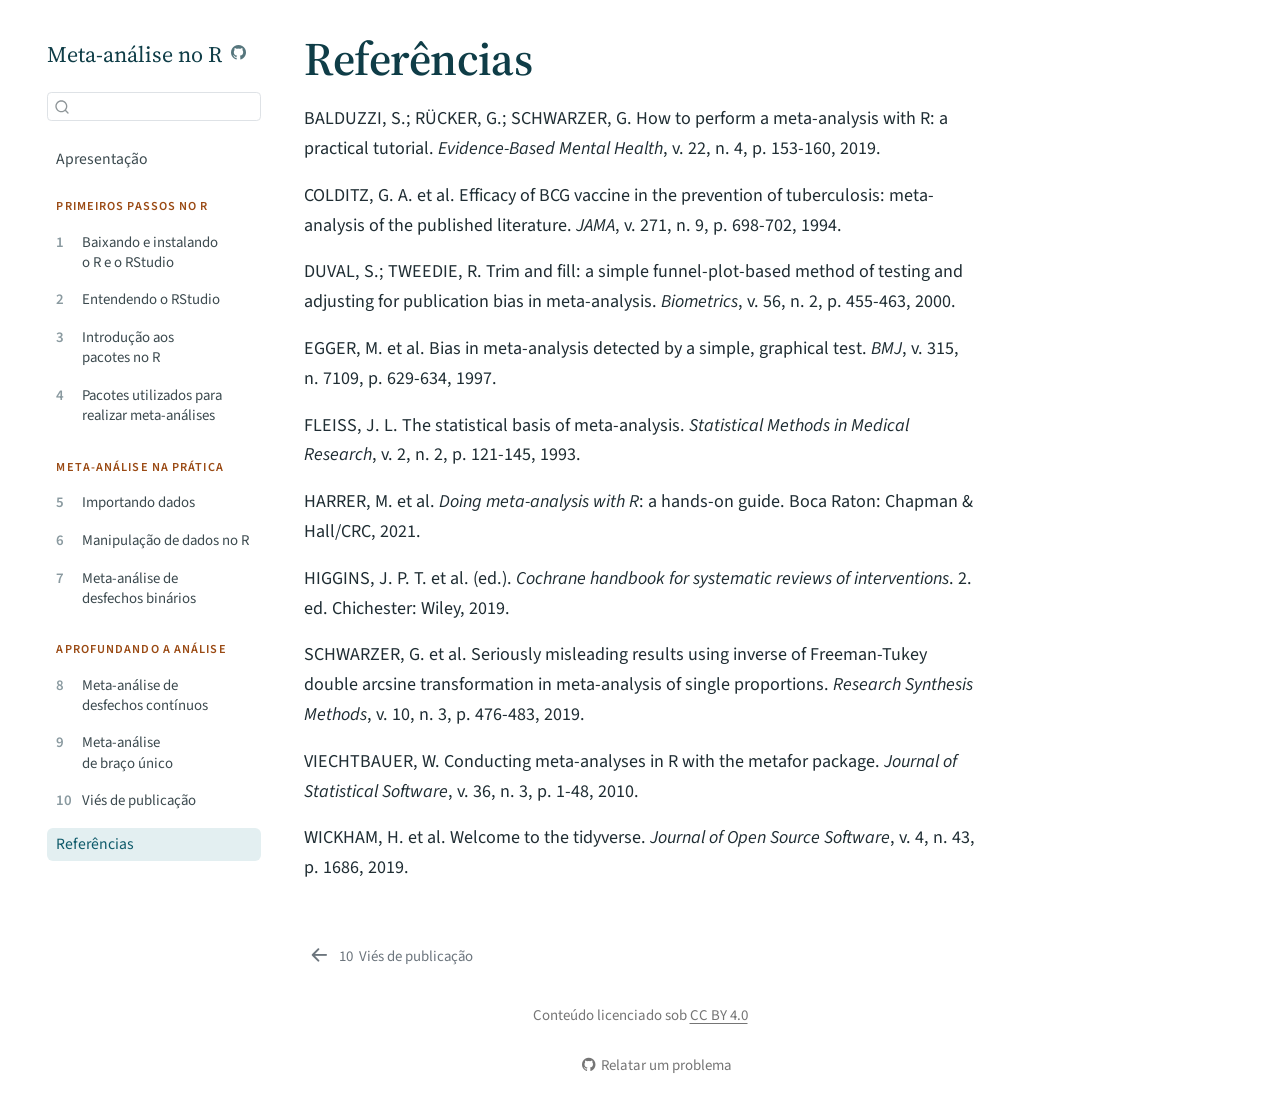
<file: referencias.html>
<!DOCTYPE html>
<html xmlns="http://www.w3.org/1999/xhtml" lang="pt" xml:lang="pt"><head>

<meta charset="utf-8">
<meta name="generator" content="quarto-1.8.25">

<meta name="viewport" content="width=device-width, initial-scale=1.0, user-scalable=yes">


<title>Referências – Meta-análise no R</title>
<style>
code{white-space: pre-wrap;}
span.smallcaps{font-variant: small-caps;}
div.columns{display: flex; gap: min(4vw, 1.5em);}
div.column{flex: auto; overflow-x: auto;}
div.hanging-indent{margin-left: 1.5em; text-indent: -1.5em;}
ul.task-list{list-style: none;}
ul.task-list li input[type="checkbox"] {
  width: 0.8em;
  margin: 0 0.8em 0.2em -1em; /* quarto-specific, see https://github.com/quarto-dev/quarto-cli/issues/4556 */ 
  vertical-align: middle;
}
</style>


<script src="site_libs/quarto-nav/quarto-nav.js"></script>
<script src="site_libs/quarto-nav/headroom.min.js"></script>
<script src="site_libs/clipboard/clipboard.min.js"></script>
<script src="site_libs/quarto-search/autocomplete.umd.js"></script>
<script src="site_libs/quarto-search/fuse.min.js"></script>
<script src="site_libs/quarto-search/quarto-search.js"></script>
<meta name="quarto:offset" content="./">
<link href="./cap10-vies-publicacao.html" rel="prev">
<link href="./imagens/favicon.svg" rel="icon" type="image/svg+xml">
<script src="site_libs/quarto-html/quarto.js" type="module"></script>
<script src="site_libs/quarto-html/tabsets/tabsets.js" type="module"></script>
<script src="site_libs/quarto-html/axe/axe-check.js" type="module"></script>
<script src="site_libs/quarto-html/popper.min.js"></script>
<script src="site_libs/quarto-html/tippy.umd.min.js"></script>
<script src="site_libs/quarto-html/anchor.min.js"></script>
<link href="site_libs/quarto-html/tippy.css" rel="stylesheet">
<link href="site_libs/quarto-html/quarto-syntax-highlighting-b311067de9bb61c87081b7a4fd9bc435.css" rel="stylesheet" id="quarto-text-highlighting-styles">
<script src="site_libs/bootstrap/bootstrap.min.js"></script>
<link href="site_libs/bootstrap/bootstrap-icons.css" rel="stylesheet">
<link href="site_libs/bootstrap/bootstrap-8f8930871a6f83626bb31d1f1603a1c0.min.css" rel="stylesheet" append-hash="true" id="quarto-bootstrap" data-mode="light">
<script id="quarto-search-options" type="application/json">{
  "location": "sidebar",
  "copy-button": false,
  "collapse-after": 3,
  "panel-placement": "start",
  "type": "textbox",
  "limit": 50,
  "keyboard-shortcut": [
    "f",
    "/",
    "s"
  ],
  "show-item-context": false,
  "language": {
    "search-no-results-text": "Nenhum resultado",
    "search-matching-documents-text": "documentos correspondentes",
    "search-copy-link-title": "Copiar link para a busca",
    "search-hide-matches-text": "Esconder correspondências adicionais",
    "search-more-match-text": "mais correspondência neste documento",
    "search-more-matches-text": "mais correspondências neste documento",
    "search-clear-button-title": "Limpar",
    "search-text-placeholder": "",
    "search-detached-cancel-button-title": "Cancelar",
    "search-submit-button-title": "Enviar",
    "search-label": "Procurar"
  }
}</script>
<link rel="preconnect" href="https://fonts.googleapis.com">
<link rel="preconnect" href="https://fonts.gstatic.com" crossorigin="">
<link href="https://fonts.googleapis.com/css2?family=JetBrains+Mono:wght@400;600&amp;family=Source+Sans+3:ital,wght@0,400;0,600;1,400&amp;family=Source+Serif+4:opsz,wght@8..60,600&amp;display=swap" rel="stylesheet">


</head>

<body class="nav-sidebar floating quarto-light">

<div id="quarto-search-results"></div>
  <header id="quarto-header" class="headroom fixed-top">
  <nav class="quarto-secondary-nav">
    <div class="container-fluid d-flex">
      <button type="button" class="quarto-btn-toggle btn" data-bs-toggle="collapse" role="button" data-bs-target=".quarto-sidebar-collapse-item" aria-controls="quarto-sidebar" aria-expanded="false" aria-label="Alternar barra lateral" onclick="if (window.quartoToggleHeadroom) { window.quartoToggleHeadroom(); }">
        <i class="bi bi-layout-text-sidebar-reverse"></i>
      </button>
        <nav class="quarto-page-breadcrumbs" aria-label="breadcrumb"><ol class="breadcrumb"><li class="breadcrumb-item"><a href="./referencias.html">Referências</a></li></ol></nav>
        <a class="flex-grow-1" role="navigation" data-bs-toggle="collapse" data-bs-target=".quarto-sidebar-collapse-item" aria-controls="quarto-sidebar" aria-expanded="false" aria-label="Alternar barra lateral" onclick="if (window.quartoToggleHeadroom) { window.quartoToggleHeadroom(); }">      
        </a>
      <button type="button" class="btn quarto-search-button" aria-label="Procurar" onclick="window.quartoOpenSearch();">
        <i class="bi bi-search"></i>
      </button>
    </div>
  </nav>
</header>
<!-- content -->
<div id="quarto-content" class="quarto-container page-columns page-rows-contents page-layout-article">
<!-- sidebar -->
  <nav id="quarto-sidebar" class="sidebar collapse collapse-horizontal quarto-sidebar-collapse-item sidebar-navigation floating overflow-auto">
    <div class="pt-lg-2 mt-2 text-left sidebar-header sidebar-header-stacked">
      <a href="./index.html" class="sidebar-logo-link">
      </a>
    <div class="sidebar-title mb-0 py-0">
      <a href="./">Meta-análise no R</a> 
        <div class="sidebar-tools-main">
    <a href="https://github.com/metanalise-r/metanalise-r.github.io" title="Código fonte" class="quarto-navigation-tool px-1" aria-label="Código fonte"><i class="bi bi-github"></i></a>
</div>
    </div>
      </div>
        <div class="mt-2 flex-shrink-0 align-items-center">
        <div class="sidebar-search">
        <div id="quarto-search" class="" title="Procurar"></div>
        </div>
        </div>
    <div class="sidebar-menu-container"> 
    <ul class="list-unstyled mt-1">
        <li class="sidebar-item">
  <div class="sidebar-item-container"> 
  <a href="./index.html" class="sidebar-item-text sidebar-link">
 <span class="menu-text">Apresentação</span></a>
  </div>
</li>
        <li class="sidebar-item sidebar-item-section">
      <div class="sidebar-item-container"> 
            <a class="sidebar-item-text sidebar-link text-start" data-bs-toggle="collapse" data-bs-target="#quarto-sidebar-section-1" role="navigation" aria-expanded="true">
 <span class="menu-text">Primeiros passos no R</span></a>
          <a class="sidebar-item-toggle text-start" data-bs-toggle="collapse" data-bs-target="#quarto-sidebar-section-1" role="navigation" aria-expanded="true" aria-label="Alternar seção">
            <i class="bi bi-chevron-right ms-2"></i>
          </a> 
      </div>
      <ul id="quarto-sidebar-section-1" class="collapse list-unstyled sidebar-section depth1 show">  
          <li class="sidebar-item">
  <div class="sidebar-item-container"> 
  <a href="./cap01-instalando-r-rstudio.html" class="sidebar-item-text sidebar-link">
 <span class="menu-text"><span class="chapter-number">1</span>&nbsp; <span class="chapter-title">Baixando e instalando o R e o RStudio</span></span></a>
  </div>
</li>
          <li class="sidebar-item">
  <div class="sidebar-item-container"> 
  <a href="./cap02-entendendo-rstudio.html" class="sidebar-item-text sidebar-link">
 <span class="menu-text"><span class="chapter-number">2</span>&nbsp; <span class="chapter-title">Entendendo o RStudio</span></span></a>
  </div>
</li>
          <li class="sidebar-item">
  <div class="sidebar-item-container"> 
  <a href="./cap03-introducao-pacotes.html" class="sidebar-item-text sidebar-link">
 <span class="menu-text"><span class="chapter-number">3</span>&nbsp; <span class="chapter-title">Introdução aos pacotes no R</span></span></a>
  </div>
</li>
          <li class="sidebar-item">
  <div class="sidebar-item-container"> 
  <a href="./cap04-pacotes-metanalise.html" class="sidebar-item-text sidebar-link">
 <span class="menu-text"><span class="chapter-number">4</span>&nbsp; <span class="chapter-title">Pacotes utilizados para realizar meta-análises</span></span></a>
  </div>
</li>
      </ul>
  </li>
        <li class="sidebar-item sidebar-item-section">
      <div class="sidebar-item-container"> 
            <a class="sidebar-item-text sidebar-link text-start" data-bs-toggle="collapse" data-bs-target="#quarto-sidebar-section-2" role="navigation" aria-expanded="true">
 <span class="menu-text">Meta-análise na prática</span></a>
          <a class="sidebar-item-toggle text-start" data-bs-toggle="collapse" data-bs-target="#quarto-sidebar-section-2" role="navigation" aria-expanded="true" aria-label="Alternar seção">
            <i class="bi bi-chevron-right ms-2"></i>
          </a> 
      </div>
      <ul id="quarto-sidebar-section-2" class="collapse list-unstyled sidebar-section depth1 show">  
          <li class="sidebar-item">
  <div class="sidebar-item-container"> 
  <a href="./cap05-importando-dados.html" class="sidebar-item-text sidebar-link">
 <span class="menu-text"><span class="chapter-number">5</span>&nbsp; <span class="chapter-title">Importando dados</span></span></a>
  </div>
</li>
          <li class="sidebar-item">
  <div class="sidebar-item-container"> 
  <a href="./cap06-manipulacao-dados.html" class="sidebar-item-text sidebar-link">
 <span class="menu-text"><span class="chapter-number">6</span>&nbsp; <span class="chapter-title">Manipulação de dados no R</span></span></a>
  </div>
</li>
          <li class="sidebar-item">
  <div class="sidebar-item-container"> 
  <a href="./cap07-metanalise-binarios.html" class="sidebar-item-text sidebar-link">
 <span class="menu-text"><span class="chapter-number">7</span>&nbsp; <span class="chapter-title">Meta-análise de desfechos binários</span></span></a>
  </div>
</li>
      </ul>
  </li>
        <li class="sidebar-item sidebar-item-section">
      <div class="sidebar-item-container"> 
            <a class="sidebar-item-text sidebar-link text-start" data-bs-toggle="collapse" data-bs-target="#quarto-sidebar-section-3" role="navigation" aria-expanded="true">
 <span class="menu-text">Aprofundando a análise</span></a>
          <a class="sidebar-item-toggle text-start" data-bs-toggle="collapse" data-bs-target="#quarto-sidebar-section-3" role="navigation" aria-expanded="true" aria-label="Alternar seção">
            <i class="bi bi-chevron-right ms-2"></i>
          </a> 
      </div>
      <ul id="quarto-sidebar-section-3" class="collapse list-unstyled sidebar-section depth1 show">  
          <li class="sidebar-item">
  <div class="sidebar-item-container"> 
  <a href="./cap08-metanalise-continuos.html" class="sidebar-item-text sidebar-link">
 <span class="menu-text"><span class="chapter-number">8</span>&nbsp; <span class="chapter-title">Meta-análise de desfechos contínuos</span></span></a>
  </div>
</li>
          <li class="sidebar-item">
  <div class="sidebar-item-container"> 
  <a href="./cap09-metanalise-braco-unico.html" class="sidebar-item-text sidebar-link">
 <span class="menu-text"><span class="chapter-number">9</span>&nbsp; <span class="chapter-title">Meta-análise de braço único</span></span></a>
  </div>
</li>
          <li class="sidebar-item">
  <div class="sidebar-item-container"> 
  <a href="./cap10-vies-publicacao.html" class="sidebar-item-text sidebar-link">
 <span class="menu-text"><span class="chapter-number">10</span>&nbsp; <span class="chapter-title">Viés de publicação</span></span></a>
  </div>
</li>
      </ul>
  </li>
        <li class="sidebar-item">
  <div class="sidebar-item-container"> 
  <a href="./referencias.html" class="sidebar-item-text sidebar-link active">
 <span class="menu-text">Referências</span></a>
  </div>
</li>
    </ul>
    </div>
</nav>
<div id="quarto-sidebar-glass" class="quarto-sidebar-collapse-item" data-bs-toggle="collapse" data-bs-target=".quarto-sidebar-collapse-item"></div>
<!-- margin-sidebar -->
    <div id="quarto-margin-sidebar" class="sidebar margin-sidebar zindex-bottom">
        
    </div>
<!-- main -->
<main class="content" id="quarto-document-content">

<header id="title-block-header" class="quarto-title-block default">
<div class="quarto-title">
<h1 class="title">Referências</h1>
</div>



<div class="quarto-title-meta">

    
  
    
  </div>
  


</header>


<p>BALDUZZI, S.; RÜCKER, G.; SCHWARZER, G. How to perform a meta-analysis with R: a practical tutorial. <em>Evidence-Based Mental Health</em>, v. 22, n.&nbsp;4, p.&nbsp;153-160, 2019.</p>
<p>COLDITZ, G. A. et al.&nbsp;Efficacy of BCG vaccine in the prevention of tuberculosis: meta-analysis of the published literature. <em>JAMA</em>, v. 271, n.&nbsp;9, p.&nbsp;698-702, 1994.</p>
<p>DUVAL, S.; TWEEDIE, R. Trim and fill: a simple funnel-plot-based method of testing and adjusting for publication bias in meta-analysis. <em>Biometrics</em>, v. 56, n.&nbsp;2, p.&nbsp;455-463, 2000.</p>
<p>EGGER, M. et al.&nbsp;Bias in meta-analysis detected by a simple, graphical test. <em>BMJ</em>, v. 315, n.&nbsp;7109, p.&nbsp;629-634, 1997.</p>
<p>FLEISS, J. L. The statistical basis of meta-analysis. <em>Statistical Methods in Medical Research</em>, v. 2, n.&nbsp;2, p.&nbsp;121-145, 1993.</p>
<p>HARRER, M. et al.&nbsp;<em>Doing meta-analysis with R</em>: a hands-on guide. Boca Raton: Chapman &amp; Hall/CRC, 2021.</p>
<p>HIGGINS, J. P. T. et al.&nbsp;(ed.). <em>Cochrane handbook for systematic reviews of interventions</em>. 2. ed.&nbsp;Chichester: Wiley, 2019.</p>
<p>SCHWARZER, G. et al.&nbsp;Seriously misleading results using inverse of Freeman-Tukey double arcsine transformation in meta-analysis of single proportions. <em>Research Synthesis Methods</em>, v. 10, n.&nbsp;3, p.&nbsp;476-483, 2019.</p>
<p>VIECHTBAUER, W. Conducting meta-analyses in R with the metafor package. <em>Journal of Statistical Software</em>, v. 36, n.&nbsp;3, p.&nbsp;1-48, 2010.</p>
<p>WICKHAM, H. et al.&nbsp;Welcome to the tidyverse. <em>Journal of Open Source Software</em>, v. 4, n.&nbsp;43, p.&nbsp;1686, 2019.</p>



</main> <!-- /main -->
<script id="quarto-html-after-body" type="application/javascript">
  window.document.addEventListener("DOMContentLoaded", function (event) {
    const icon = "";
    const anchorJS = new window.AnchorJS();
    anchorJS.options = {
      placement: 'right',
      icon: icon
    };
    anchorJS.add('.anchored');
    const isCodeAnnotation = (el) => {
      for (const clz of el.classList) {
        if (clz.startsWith('code-annotation-')) {                     
          return true;
        }
      }
      return false;
    }
    const onCopySuccess = function(e) {
      // button target
      const button = e.trigger;
      // don't keep focus
      button.blur();
      // flash "checked"
      button.classList.add('code-copy-button-checked');
      var currentTitle = button.getAttribute("title");
      button.setAttribute("title", "Copiada");
      let tooltip;
      if (window.bootstrap) {
        button.setAttribute("data-bs-toggle", "tooltip");
        button.setAttribute("data-bs-placement", "left");
        button.setAttribute("data-bs-title", "Copiada");
        tooltip = new bootstrap.Tooltip(button, 
          { trigger: "manual", 
            customClass: "code-copy-button-tooltip",
            offset: [0, -8]});
        tooltip.show();    
      }
      setTimeout(function() {
        if (tooltip) {
          tooltip.hide();
          button.removeAttribute("data-bs-title");
          button.removeAttribute("data-bs-toggle");
          button.removeAttribute("data-bs-placement");
        }
        button.setAttribute("title", currentTitle);
        button.classList.remove('code-copy-button-checked');
      }, 1000);
      // clear code selection
      e.clearSelection();
    }
    const getTextToCopy = function(trigger) {
      const outerScaffold = trigger.parentElement.cloneNode(true);
      const codeEl = outerScaffold.querySelector('code');
      for (const childEl of codeEl.children) {
        if (isCodeAnnotation(childEl)) {
          childEl.remove();
        }
      }
      return codeEl.innerText;
    }
    const clipboard = new window.ClipboardJS('.code-copy-button:not([data-in-quarto-modal])', {
      text: getTextToCopy
    });
    clipboard.on('success', onCopySuccess);
    if (window.document.getElementById('quarto-embedded-source-code-modal')) {
      const clipboardModal = new window.ClipboardJS('.code-copy-button[data-in-quarto-modal]', {
        text: getTextToCopy,
        container: window.document.getElementById('quarto-embedded-source-code-modal')
      });
      clipboardModal.on('success', onCopySuccess);
    }
      var localhostRegex = new RegExp(/^(?:http|https):\/\/localhost\:?[0-9]*\//);
      var mailtoRegex = new RegExp(/^mailto:/);
        var filterRegex = new RegExp("https:\/\/metanalise-r\.github\.io");
      var isInternal = (href) => {
          return filterRegex.test(href) || localhostRegex.test(href) || mailtoRegex.test(href);
      }
      // Inspect non-navigation links and adorn them if external
     var links = window.document.querySelectorAll('a[href]:not(.nav-link):not(.navbar-brand):not(.toc-action):not(.sidebar-link):not(.sidebar-item-toggle):not(.pagination-link):not(.no-external):not([aria-hidden]):not(.dropdown-item):not(.quarto-navigation-tool):not(.about-link)');
      for (var i=0; i<links.length; i++) {
        const link = links[i];
        if (!isInternal(link.href)) {
          // undo the damage that might have been done by quarto-nav.js in the case of
          // links that we want to consider external
          if (link.dataset.originalHref !== undefined) {
            link.href = link.dataset.originalHref;
          }
        }
      }
    function tippyHover(el, contentFn, onTriggerFn, onUntriggerFn) {
      const config = {
        allowHTML: true,
        maxWidth: 500,
        delay: 100,
        arrow: false,
        appendTo: function(el) {
            return el.parentElement;
        },
        interactive: true,
        interactiveBorder: 10,
        theme: 'quarto',
        placement: 'bottom-start',
      };
      if (contentFn) {
        config.content = contentFn;
      }
      if (onTriggerFn) {
        config.onTrigger = onTriggerFn;
      }
      if (onUntriggerFn) {
        config.onUntrigger = onUntriggerFn;
      }
      window.tippy(el, config); 
    }
    const noterefs = window.document.querySelectorAll('a[role="doc-noteref"]');
    for (var i=0; i<noterefs.length; i++) {
      const ref = noterefs[i];
      tippyHover(ref, function() {
        // use id or data attribute instead here
        let href = ref.getAttribute('data-footnote-href') || ref.getAttribute('href');
        try { href = new URL(href).hash; } catch {}
        const id = href.replace(/^#\/?/, "");
        const note = window.document.getElementById(id);
        if (note) {
          return note.innerHTML;
        } else {
          return "";
        }
      });
    }
    const xrefs = window.document.querySelectorAll('a.quarto-xref');
    const processXRef = (id, note) => {
      // Strip column container classes
      const stripColumnClz = (el) => {
        el.classList.remove("page-full", "page-columns");
        if (el.children) {
          for (const child of el.children) {
            stripColumnClz(child);
          }
        }
      }
      stripColumnClz(note)
      if (id === null || id.startsWith('sec-')) {
        // Special case sections, only their first couple elements
        const container = document.createElement("div");
        if (note.children && note.children.length > 2) {
          container.appendChild(note.children[0].cloneNode(true));
          for (let i = 1; i < note.children.length; i++) {
            const child = note.children[i];
            if (child.tagName === "P" && child.innerText === "") {
              continue;
            } else {
              container.appendChild(child.cloneNode(true));
              break;
            }
          }
          if (window.Quarto?.typesetMath) {
            window.Quarto.typesetMath(container);
          }
          return container.innerHTML
        } else {
          if (window.Quarto?.typesetMath) {
            window.Quarto.typesetMath(note);
          }
          return note.innerHTML;
        }
      } else {
        // Remove any anchor links if they are present
        const anchorLink = note.querySelector('a.anchorjs-link');
        if (anchorLink) {
          anchorLink.remove();
        }
        if (window.Quarto?.typesetMath) {
          window.Quarto.typesetMath(note);
        }
        if (note.classList.contains("callout")) {
          return note.outerHTML;
        } else {
          return note.innerHTML;
        }
      }
    }
    for (var i=0; i<xrefs.length; i++) {
      const xref = xrefs[i];
      tippyHover(xref, undefined, function(instance) {
        instance.disable();
        let url = xref.getAttribute('href');
        let hash = undefined; 
        if (url.startsWith('#')) {
          hash = url;
        } else {
          try { hash = new URL(url).hash; } catch {}
        }
        if (hash) {
          const id = hash.replace(/^#\/?/, "");
          const note = window.document.getElementById(id);
          if (note !== null) {
            try {
              const html = processXRef(id, note.cloneNode(true));
              instance.setContent(html);
            } finally {
              instance.enable();
              instance.show();
            }
          } else {
            // See if we can fetch this
            fetch(url.split('#')[0])
            .then(res => res.text())
            .then(html => {
              const parser = new DOMParser();
              const htmlDoc = parser.parseFromString(html, "text/html");
              const note = htmlDoc.getElementById(id);
              if (note !== null) {
                const html = processXRef(id, note);
                instance.setContent(html);
              } 
            }).finally(() => {
              instance.enable();
              instance.show();
            });
          }
        } else {
          // See if we can fetch a full url (with no hash to target)
          // This is a special case and we should probably do some content thinning / targeting
          fetch(url)
          .then(res => res.text())
          .then(html => {
            const parser = new DOMParser();
            const htmlDoc = parser.parseFromString(html, "text/html");
            const note = htmlDoc.querySelector('main.content');
            if (note !== null) {
              // This should only happen for chapter cross references
              // (since there is no id in the URL)
              // remove the first header
              if (note.children.length > 0 && note.children[0].tagName === "HEADER") {
                note.children[0].remove();
              }
              const html = processXRef(null, note);
              instance.setContent(html);
            } 
          }).finally(() => {
            instance.enable();
            instance.show();
          });
        }
      }, function(instance) {
      });
    }
        let selectedAnnoteEl;
        const selectorForAnnotation = ( cell, annotation) => {
          let cellAttr = 'data-code-cell="' + cell + '"';
          let lineAttr = 'data-code-annotation="' +  annotation + '"';
          const selector = 'span[' + cellAttr + '][' + lineAttr + ']';
          return selector;
        }
        const selectCodeLines = (annoteEl) => {
          const doc = window.document;
          const targetCell = annoteEl.getAttribute("data-target-cell");
          const targetAnnotation = annoteEl.getAttribute("data-target-annotation");
          const annoteSpan = window.document.querySelector(selectorForAnnotation(targetCell, targetAnnotation));
          const lines = annoteSpan.getAttribute("data-code-lines").split(",");
          const lineIds = lines.map((line) => {
            return targetCell + "-" + line;
          })
          let top = null;
          let height = null;
          let parent = null;
          if (lineIds.length > 0) {
              //compute the position of the single el (top and bottom and make a div)
              const el = window.document.getElementById(lineIds[0]);
              top = el.offsetTop;
              height = el.offsetHeight;
              parent = el.parentElement.parentElement;
            if (lineIds.length > 1) {
              const lastEl = window.document.getElementById(lineIds[lineIds.length - 1]);
              const bottom = lastEl.offsetTop + lastEl.offsetHeight;
              height = bottom - top;
            }
            if (top !== null && height !== null && parent !== null) {
              // cook up a div (if necessary) and position it 
              let div = window.document.getElementById("code-annotation-line-highlight");
              if (div === null) {
                div = window.document.createElement("div");
                div.setAttribute("id", "code-annotation-line-highlight");
                div.style.position = 'absolute';
                parent.appendChild(div);
              }
              div.style.top = top - 2 + "px";
              div.style.height = height + 4 + "px";
              div.style.left = 0;
              let gutterDiv = window.document.getElementById("code-annotation-line-highlight-gutter");
              if (gutterDiv === null) {
                gutterDiv = window.document.createElement("div");
                gutterDiv.setAttribute("id", "code-annotation-line-highlight-gutter");
                gutterDiv.style.position = 'absolute';
                const codeCell = window.document.getElementById(targetCell);
                const gutter = codeCell.querySelector('.code-annotation-gutter');
                gutter.appendChild(gutterDiv);
              }
              gutterDiv.style.top = top - 2 + "px";
              gutterDiv.style.height = height + 4 + "px";
            }
            selectedAnnoteEl = annoteEl;
          }
        };
        const unselectCodeLines = () => {
          const elementsIds = ["code-annotation-line-highlight", "code-annotation-line-highlight-gutter"];
          elementsIds.forEach((elId) => {
            const div = window.document.getElementById(elId);
            if (div) {
              div.remove();
            }
          });
          selectedAnnoteEl = undefined;
        };
          // Handle positioning of the toggle
      window.addEventListener(
        "resize",
        throttle(() => {
          elRect = undefined;
          if (selectedAnnoteEl) {
            selectCodeLines(selectedAnnoteEl);
          }
        }, 10)
      );
      function throttle(fn, ms) {
      let throttle = false;
      let timer;
        return (...args) => {
          if(!throttle) { // first call gets through
              fn.apply(this, args);
              throttle = true;
          } else { // all the others get throttled
              if(timer) clearTimeout(timer); // cancel #2
              timer = setTimeout(() => {
                fn.apply(this, args);
                timer = throttle = false;
              }, ms);
          }
        };
      }
        // Attach click handler to the DT
        const annoteDls = window.document.querySelectorAll('dt[data-target-cell]');
        for (const annoteDlNode of annoteDls) {
          annoteDlNode.addEventListener('click', (event) => {
            const clickedEl = event.target;
            if (clickedEl !== selectedAnnoteEl) {
              unselectCodeLines();
              const activeEl = window.document.querySelector('dt[data-target-cell].code-annotation-active');
              if (activeEl) {
                activeEl.classList.remove('code-annotation-active');
              }
              selectCodeLines(clickedEl);
              clickedEl.classList.add('code-annotation-active');
            } else {
              // Unselect the line
              unselectCodeLines();
              clickedEl.classList.remove('code-annotation-active');
            }
          });
        }
    const findCites = (el) => {
      const parentEl = el.parentElement;
      if (parentEl) {
        const cites = parentEl.dataset.cites;
        if (cites) {
          return {
            el,
            cites: cites.split(' ')
          };
        } else {
          return findCites(el.parentElement)
        }
      } else {
        return undefined;
      }
    };
    var bibliorefs = window.document.querySelectorAll('a[role="doc-biblioref"]');
    for (var i=0; i<bibliorefs.length; i++) {
      const ref = bibliorefs[i];
      const citeInfo = findCites(ref);
      if (citeInfo) {
        tippyHover(citeInfo.el, function() {
          var popup = window.document.createElement('div');
          citeInfo.cites.forEach(function(cite) {
            var citeDiv = window.document.createElement('div');
            citeDiv.classList.add('hanging-indent');
            citeDiv.classList.add('csl-entry');
            var biblioDiv = window.document.getElementById('ref-' + cite);
            if (biblioDiv) {
              citeDiv.innerHTML = biblioDiv.innerHTML;
            }
            popup.appendChild(citeDiv);
          });
          return popup.innerHTML;
        });
      }
    }
  });
  </script>
<nav class="page-navigation">
  <div class="nav-page nav-page-previous">
      <a href="./cap10-vies-publicacao.html" class="pagination-link" aria-label="Viés de publicação">
        <i class="bi bi-arrow-left-short"></i> <span class="nav-page-text"><span class="chapter-number">10</span>&nbsp; <span class="chapter-title">Viés de publicação</span></span>
      </a>          
  </div>
  <div class="nav-page nav-page-next">
  </div>
</nav>
</div> <!-- /content -->
<footer class="footer">
  <div class="nav-footer">
    <div class="nav-footer-left">
      &nbsp;
    </div>   
    <div class="nav-footer-center">
<p>Conteúdo licenciado sob <a href="https://creativecommons.org/licenses/by/4.0/deed.pt-br">CC BY 4.0</a></p>
<div class="toc-actions"><ul><li><a href="https://github.com/metanalise-r/metanalise-r.github.io/issues/new" class="toc-action"><i class="bi bi-github"></i>Relatar um problema</a></li></ul></div></div>
    <div class="nav-footer-right">
      &nbsp;
    </div>
  </div>
</footer>




</body></html>
</file>
<file: site_libs/quarto-html/tippy.css>
.tippy-box[data-animation=fade][data-state=hidden]{opacity:0}[data-tippy-root]{max-width:calc(100vw - 10px)}.tippy-box{position:relative;background-color:#333;color:#fff;border-radius:4px;font-size:14px;line-height:1.4;white-space:normal;outline:0;transition-property:transform,visibility,opacity}.tippy-box[data-placement^=top]>.tippy-arrow{bottom:0}.tippy-box[data-placement^=top]>.tippy-arrow:before{bottom:-7px;left:0;border-width:8px 8px 0;border-top-color:initial;transform-origin:center top}.tippy-box[data-placement^=bottom]>.tippy-arrow{top:0}.tippy-box[data-placement^=bottom]>.tippy-arrow:before{top:-7px;left:0;border-width:0 8px 8px;border-bottom-color:initial;transform-origin:center bottom}.tippy-box[data-placement^=left]>.tippy-arrow{right:0}.tippy-box[data-placement^=left]>.tippy-arrow:before{border-width:8px 0 8px 8px;border-left-color:initial;right:-7px;transform-origin:center left}.tippy-box[data-placement^=right]>.tippy-arrow{left:0}.tippy-box[data-placement^=right]>.tippy-arrow:before{left:-7px;border-width:8px 8px 8px 0;border-right-color:initial;transform-origin:center right}.tippy-box[data-inertia][data-state=visible]{transition-timing-function:cubic-bezier(.54,1.5,.38,1.11)}.tippy-arrow{width:16px;height:16px;color:#333}.tippy-arrow:before{content:"";position:absolute;border-color:transparent;border-style:solid}.tippy-content{position:relative;padding:5px 9px;z-index:1}
</file>
<file: site_libs/quarto-html/quarto-syntax-highlighting-b311067de9bb61c87081b7a4fd9bc435.css>
/* quarto syntax highlight colors */
:root {
  --quarto-hl-ot-color: #003B4F;
  --quarto-hl-at-color: #657422;
  --quarto-hl-ss-color: #20794D;
  --quarto-hl-an-color: #5E5E5E;
  --quarto-hl-fu-color: #4758AB;
  --quarto-hl-st-color: #20794D;
  --quarto-hl-cf-color: #003B4F;
  --quarto-hl-op-color: #5E5E5E;
  --quarto-hl-er-color: #AD0000;
  --quarto-hl-bn-color: #AD0000;
  --quarto-hl-al-color: #AD0000;
  --quarto-hl-va-color: #111111;
  --quarto-hl-bu-color: inherit;
  --quarto-hl-ex-color: inherit;
  --quarto-hl-pp-color: #AD0000;
  --quarto-hl-in-color: #5E5E5E;
  --quarto-hl-vs-color: #20794D;
  --quarto-hl-wa-color: #5E5E5E;
  --quarto-hl-do-color: #5E5E5E;
  --quarto-hl-im-color: #00769E;
  --quarto-hl-ch-color: #20794D;
  --quarto-hl-dt-color: #AD0000;
  --quarto-hl-fl-color: #AD0000;
  --quarto-hl-co-color: #5E5E5E;
  --quarto-hl-cv-color: #5E5E5E;
  --quarto-hl-cn-color: #8f5902;
  --quarto-hl-sc-color: #5E5E5E;
  --quarto-hl-dv-color: #AD0000;
  --quarto-hl-kw-color: #003B4F;
}

/* other quarto variables */
:root {
  --quarto-font-monospace: "JetBrains Mono", SFMono-Regular, Menlo, Consolas, monospace;
}

/* syntax highlight based on Pandoc's rules */
pre > code.sourceCode > span {
  color: #003B4F;
}

code.sourceCode > span {
  color: #003B4F;
}

div.sourceCode,
div.sourceCode pre.sourceCode {
  color: #003B4F;
}

/* Normal */
code span {
  color: #003B4F;
}

/* Alert */
code span.al {
  color: #AD0000;
  font-style: inherit;
}

/* Annotation */
code span.an {
  color: #5E5E5E;
  font-style: inherit;
}

/* Attribute */
code span.at {
  color: #657422;
  font-style: inherit;
}

/* BaseN */
code span.bn {
  color: #AD0000;
  font-style: inherit;
}

/* BuiltIn */
code span.bu {
  font-style: inherit;
}

/* ControlFlow */
code span.cf {
  color: #003B4F;
  font-weight: bold;
  font-style: inherit;
}

/* Char */
code span.ch {
  color: #20794D;
  font-style: inherit;
}

/* Constant */
code span.cn {
  color: #8f5902;
  font-style: inherit;
}

/* Comment */
code span.co {
  color: #5E5E5E;
  font-style: inherit;
}

/* CommentVar */
code span.cv {
  color: #5E5E5E;
  font-style: italic;
}

/* Documentation */
code span.do {
  color: #5E5E5E;
  font-style: italic;
}

/* DataType */
code span.dt {
  color: #AD0000;
  font-style: inherit;
}

/* DecVal */
code span.dv {
  color: #AD0000;
  font-style: inherit;
}

/* Error */
code span.er {
  color: #AD0000;
  font-style: inherit;
}

/* Extension */
code span.ex {
  font-style: inherit;
}

/* Float */
code span.fl {
  color: #AD0000;
  font-style: inherit;
}

/* Function */
code span.fu {
  color: #4758AB;
  font-style: inherit;
}

/* Import */
code span.im {
  color: #00769E;
  font-style: inherit;
}

/* Information */
code span.in {
  color: #5E5E5E;
  font-style: inherit;
}

/* Keyword */
code span.kw {
  color: #003B4F;
  font-weight: bold;
  font-style: inherit;
}

/* Operator */
code span.op {
  color: #5E5E5E;
  font-style: inherit;
}

/* Other */
code span.ot {
  color: #003B4F;
  font-style: inherit;
}

/* Preprocessor */
code span.pp {
  color: #AD0000;
  font-style: inherit;
}

/* SpecialChar */
code span.sc {
  color: #5E5E5E;
  font-style: inherit;
}

/* SpecialString */
code span.ss {
  color: #20794D;
  font-style: inherit;
}

/* String */
code span.st {
  color: #20794D;
  font-style: inherit;
}

/* Variable */
code span.va {
  color: #111111;
  font-style: inherit;
}

/* VerbatimString */
code span.vs {
  color: #20794D;
  font-style: inherit;
}

/* Warning */
code span.wa {
  color: #5E5E5E;
  font-style: italic;
}

.prevent-inlining {
  content: "</";
}

/*# sourceMappingURL=03b29b74e27b48be120c842e5f7c568a.css.map */
</file>
